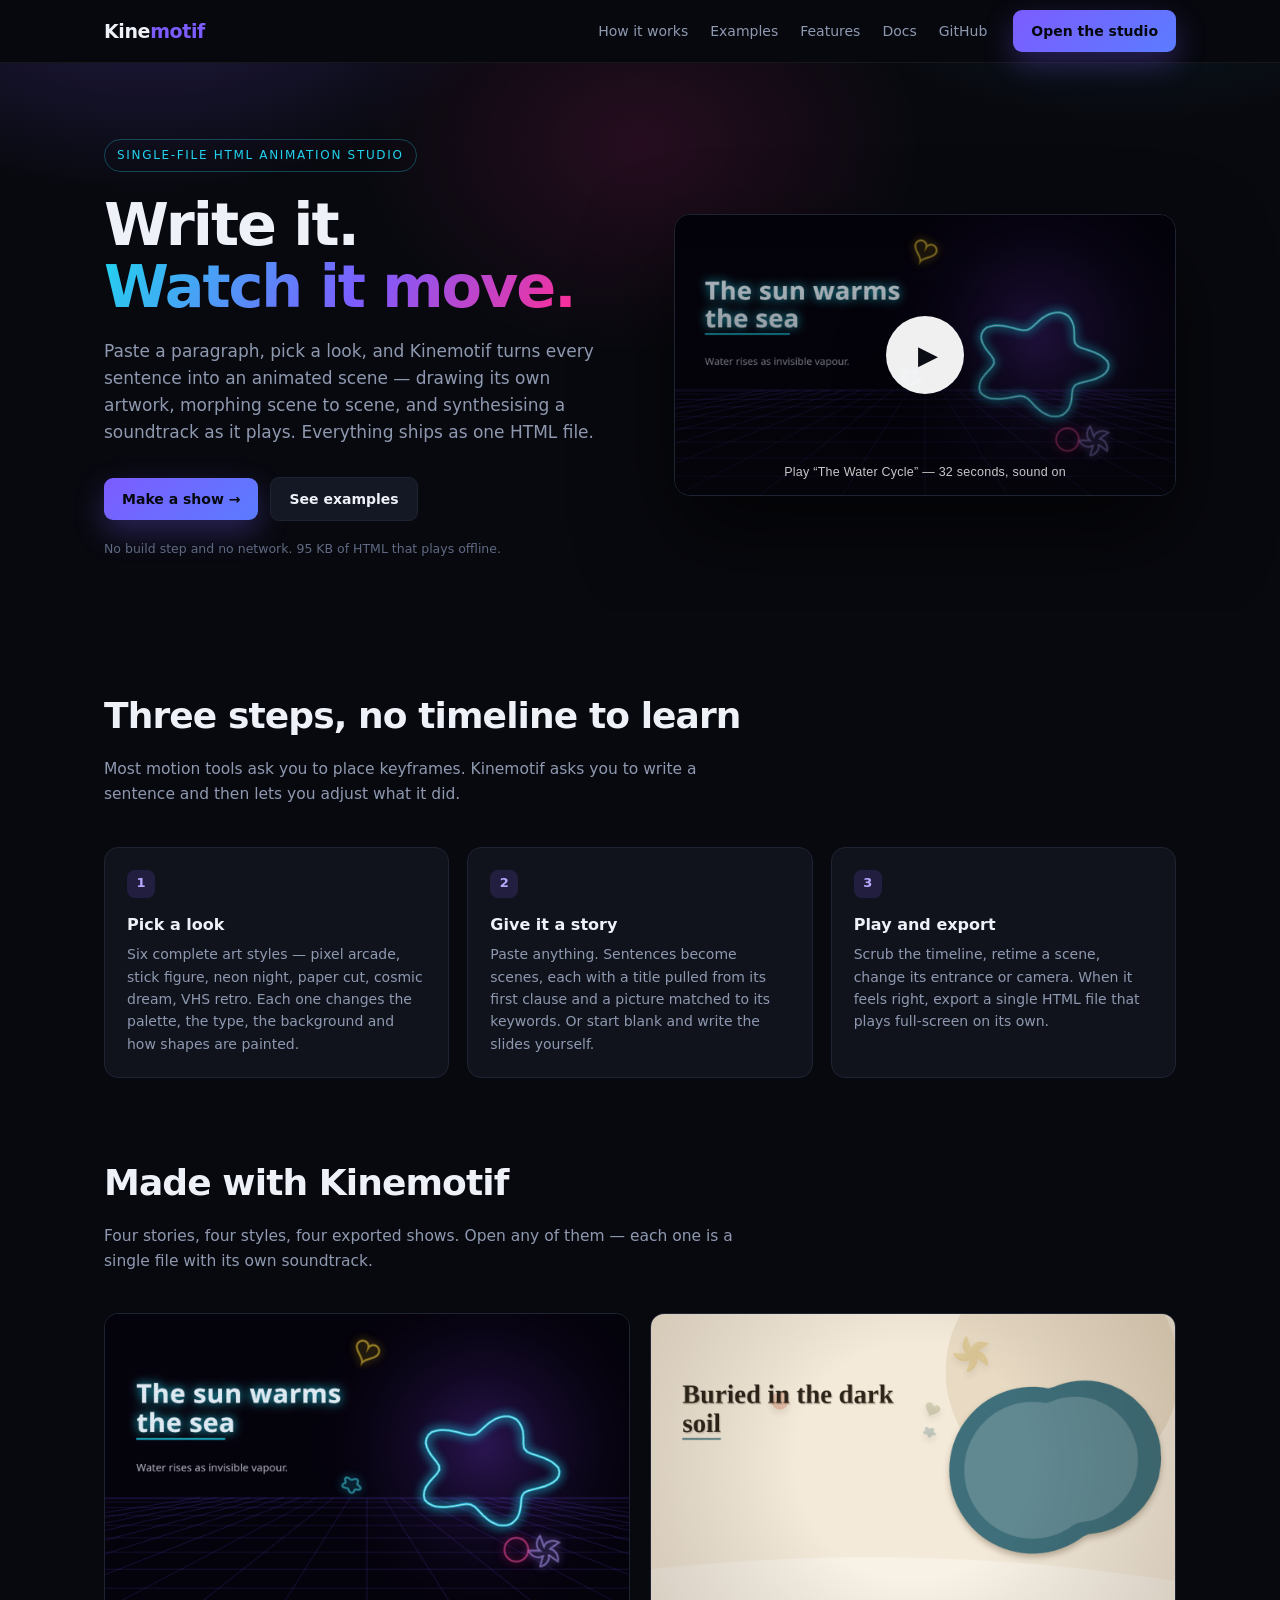
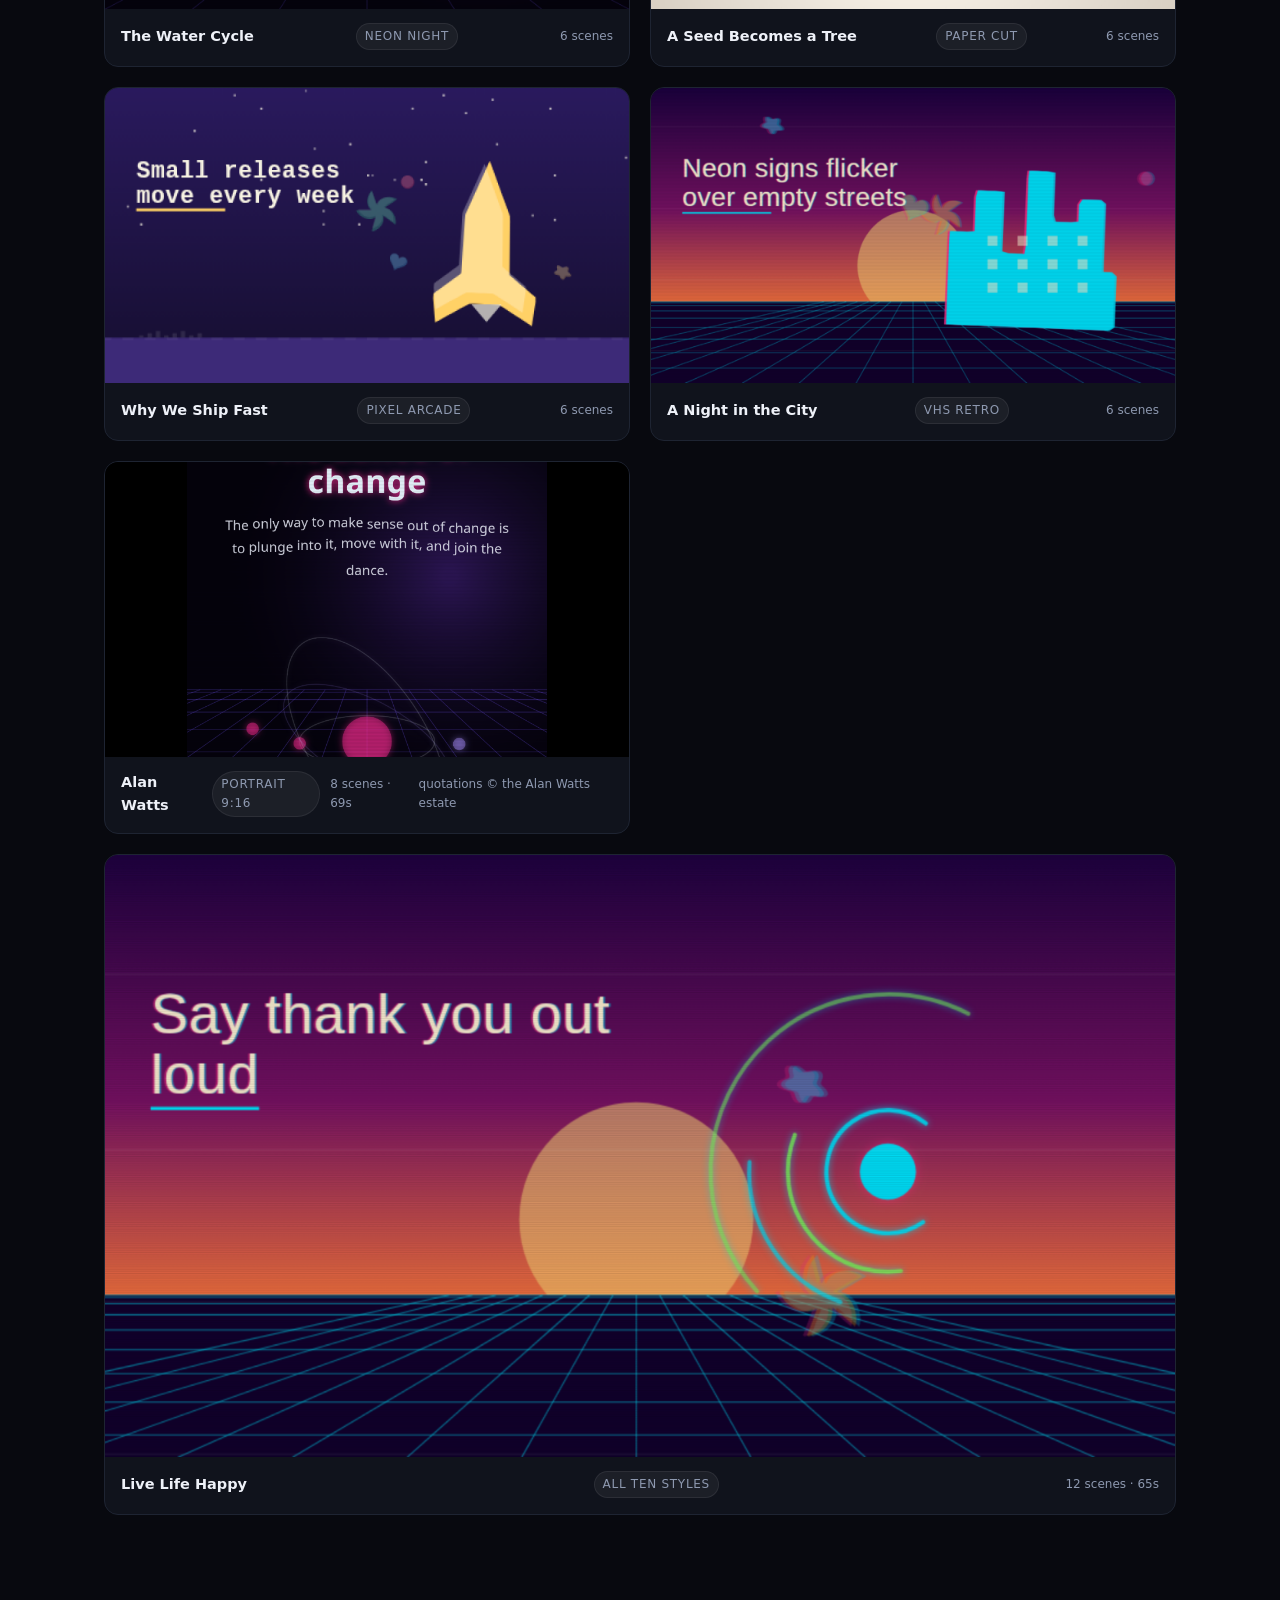
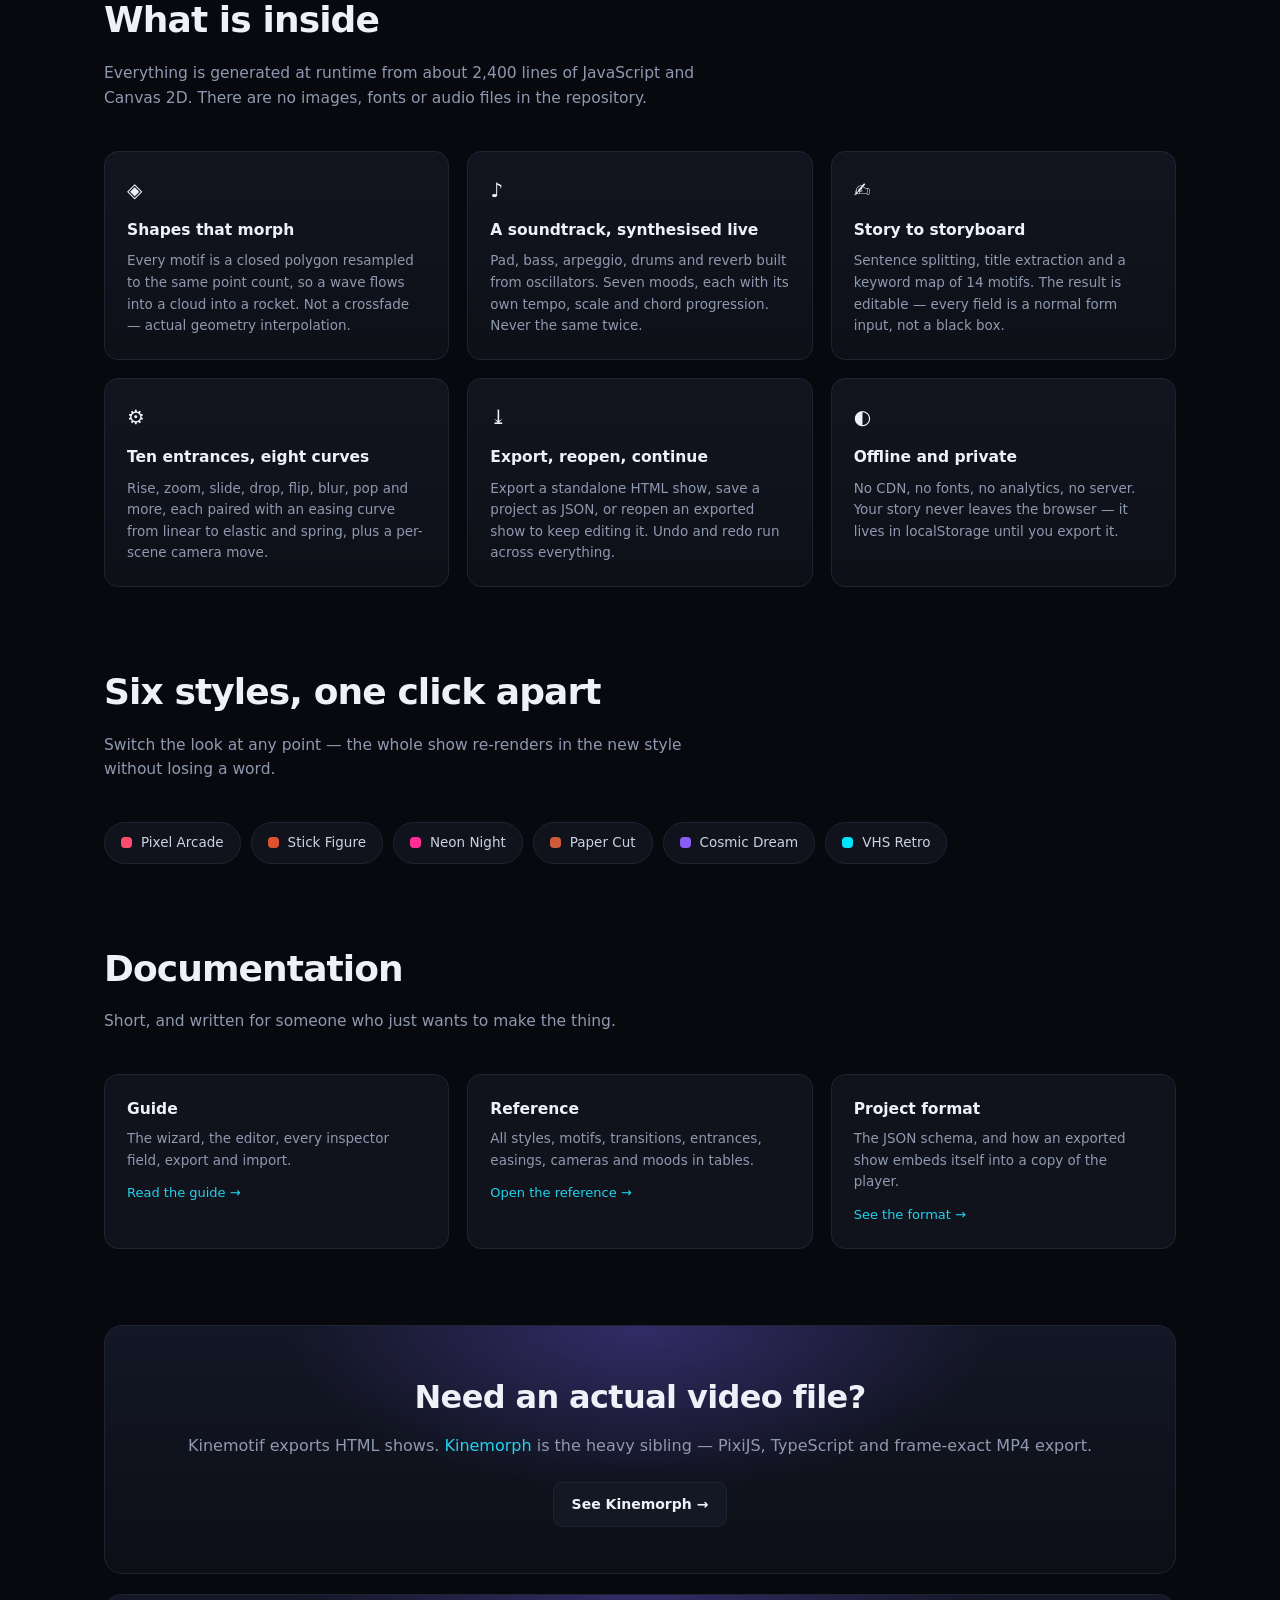
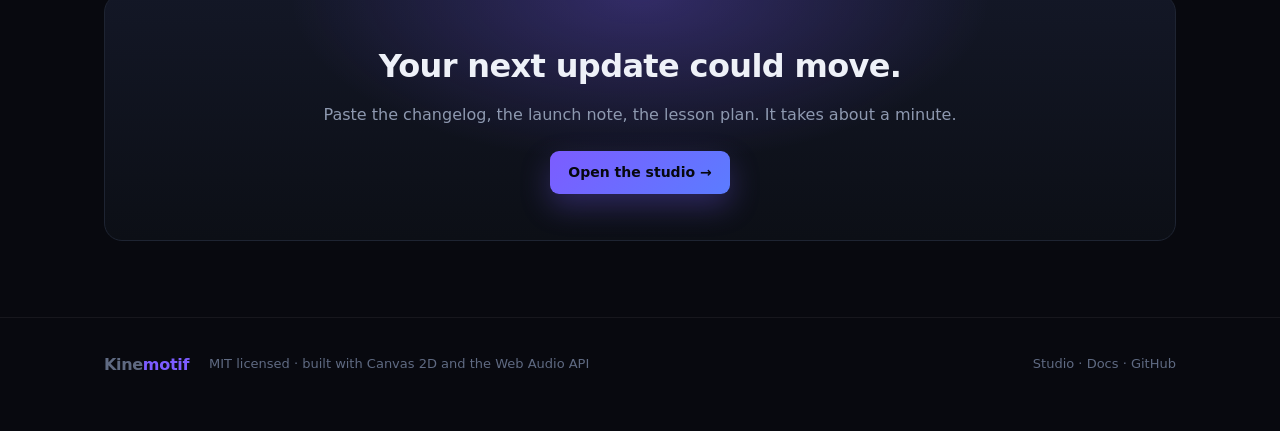
<file: index.html>
<!DOCTYPE html>
<html lang="en">
<head>
<meta charset="utf-8">
<meta name="viewport" content="width=device-width, initial-scale=1">
<title>Kinemotif — turn a paragraph into a moving, scored presentation</title>
<meta name="description" content="Kinemotif is a single-file HTML animation studio. Paste a story, pick a look, and get a morphing, music-scored presentation that exports as one HTML file.">
<meta property="og:title" content="Kinemotif — the HTML animation studio">
<meta property="og:description" content="Paste a paragraph. Get a moving, scored presentation. One HTML file, no video, no internet.">
<meta property="og:image" content="assets/water-cycle.png">
<link rel="icon" href="favicon.svg" type="image/svg+xml">
<link rel="manifest" href="manifest.webmanifest">
<meta name="theme-color" content="#7c5cff">
<meta name="color-scheme" content="dark">
<style>
  *, *::before, *::after { box-sizing: border-box; }
  :root {
    --bg: #08090f;
    --panel: #10131c;
    --line: #1e2432;
    --ink: #eef1f8;
    --muted: #8e99b0;
    --accent: #7c5cff;
    --accent2: #22d3ee;
    --pink: #ff2d95;
  }
  html { scroll-behavior: smooth; }
  body {
    margin: 0; background: var(--bg); color: var(--ink);
    font-family: "Segoe UI", system-ui, -apple-system, sans-serif;
    -webkit-font-smoothing: antialiased; line-height: 1.6;
    overflow-x: hidden;
  }
  a { color: inherit; text-decoration: none; }
  .wrap { max-width: 1120px; margin: 0 auto; padding: 0 24px; }

  /* nav */
  nav {
    position: sticky; top: 0; z-index: 30;
    backdrop-filter: blur(14px);
    background: rgba(8, 9, 15, .72);
    border-bottom: 1px solid rgba(255, 255, 255, .06);
  }
  nav .wrap { display: flex; align-items: center; gap: 26px; height: 62px; }
  .brand { font-weight: 800; letter-spacing: -.02em; font-size: 19px; }
  .brand span { color: var(--accent); }
  nav .links { display: flex; gap: 22px; margin-left: auto; font-size: 14px; color: var(--muted); }
  nav .links a:hover { color: var(--ink); }
  .btn {
    display: inline-flex; align-items: center; gap: 8px;
    padding: 10px 18px; border-radius: 9px; font-weight: 600; font-size: 14px;
    border: 1px solid var(--line); background: #141824; color: var(--ink);
    transition: transform .15s ease, border-color .15s ease, filter .15s ease;
  }
  .btn:hover { transform: translateY(-1px); border-color: #35405a; }
  .btn.primary {
    background: linear-gradient(135deg, var(--accent), #5b7cff);
    border: 0; color: #fff; box-shadow: 0 12px 30px rgba(124, 92, 255, .3);
  }
  .btn.primary:hover { filter: brightness(1.08); }

  /* hero */
  header.hero { position: relative; padding: 76px 0 40px; overflow: hidden; }
  header.hero::before {
    content: ""; position: absolute; inset: -200px -10% auto -10%; height: 700px;
    background:
      radial-gradient(600px 400px at 18% 10%, rgba(124, 92, 255, .28), transparent 65%),
      radial-gradient(600px 400px at 82% 0%, rgba(34, 211, 238, .16), transparent 65%),
      radial-gradient(400px 300px at 50% 40%, rgba(255, 45, 149, .12), transparent 70%);
    pointer-events: none;
  }
  .hero-grid { position: relative; display: grid; grid-template-columns: 1.02fr .98fr; gap: 48px; align-items: center; }
  .eyebrow {
    display: inline-flex; align-items: center; gap: 8px;
    font-size: 12px; letter-spacing: .14em; text-transform: uppercase;
    color: var(--accent2); border: 1px solid rgba(34, 211, 238, .3);
    padding: 6px 12px; border-radius: 999px; margin-bottom: 22px;
  }
  h1 {
    font-size: clamp(38px, 4.6vw, 60px); line-height: 1.05;
    letter-spacing: -.035em; margin: 0 0 20px; font-weight: 800;
  }
  h1 em { font-style: normal; background: linear-gradient(120deg, var(--accent2), var(--accent) 55%, var(--pink)); -webkit-background-clip: text; background-clip: text; color: transparent; }
  .lede { font-size: 17px; color: var(--muted); max-width: 520px; margin: 0 0 30px; }
  .cta-row { display: flex; gap: 12px; flex-wrap: wrap; align-items: center; }
  .fineprint { font-size: 12.5px; color: #5f6a82; margin-top: 18px; }

  /* player card */
  .player {
    position: relative; border-radius: 16px; overflow: hidden;
    border: 1px solid var(--line); background: #05060a;
    box-shadow: 0 40px 90px rgba(0, 0, 0, .65), 0 0 0 1px rgba(255, 255, 255, .03) inset;
    aspect-ratio: 16 / 9;
  }
  .player img { width: 100%; height: 100%; object-fit: cover; display: block; opacity: .95; }
  .player iframe { width: 100%; height: 100%; border: 0; display: block; }
  .play-overlay {
    position: absolute; inset: 0; display: grid; place-items: center;
    background: linear-gradient(180deg, rgba(5, 6, 10, .1), rgba(5, 6, 10, .55));
    cursor: pointer; border: 0; width: 100%; padding: 0;
  }
  .play-overlay .disc {
    width: 78px; height: 78px; border-radius: 50%;
    background: rgba(255, 255, 255, .94); color: #0b0d14;
    display: grid; place-items: center; font-size: 26px; padding-left: 6px;
    box-shadow: 0 18px 50px rgba(0, 0, 0, .5);
    transition: transform .2s ease;
  }
  .play-overlay:hover .disc { transform: scale(1.06); }
  .play-overlay .cap {
    position: absolute; bottom: 16px; left: 0; right: 0; text-align: center;
    font-size: 12.5px; color: rgba(255, 255, 255, .78); letter-spacing: .02em;
  }

  /* sections */
  section { padding: 76px 0; }
  .sec-head { max-width: 640px; margin-bottom: 40px; }
  .sec-head h2 { font-size: clamp(26px, 3vw, 36px); letter-spacing: -.025em; margin: 0 0 12px; }
  .sec-head p { color: var(--muted); margin: 0; font-size: 15.5px; }

  .steps { display: grid; grid-template-columns: repeat(3, 1fr); gap: 18px; }
  .step {
    background: var(--panel); border: 1px solid var(--line); border-radius: 14px; padding: 22px;
  }
  .step .n {
    width: 28px; height: 28px; border-radius: 8px; display: grid; place-items: center;
    background: rgba(124, 92, 255, .16); color: #b9a8ff; font-weight: 700; font-size: 13px; margin-bottom: 14px;
  }
  .step h3 { margin: 0 0 6px; font-size: 16px; }
  .step p { margin: 0; color: var(--muted); font-size: 14px; }

  .features { display: grid; grid-template-columns: repeat(3, 1fr); gap: 18px; }
  .feature {
    background: linear-gradient(180deg, #12151f, #0d1017);
    border: 1px solid var(--line); border-radius: 14px; padding: 22px;
    transition: border-color .15s ease, transform .15s ease;
  }
  .feature:hover { border-color: #333d55; transform: translateY(-2px); }
  .feature .ic { font-size: 20px; margin-bottom: 12px; }
  .feature h3 { margin: 0 0 8px; font-size: 15.5px; }
  .feature p { margin: 0; color: var(--muted); font-size: 13.5px; }

  /* gallery */
  .gallery { display: grid; grid-template-columns: repeat(2, 1fr); gap: 20px; }
  .card {
    display: block; border-radius: 14px; overflow: hidden;
    border: 1px solid var(--line); background: var(--panel);
    transition: transform .18s ease, border-color .18s ease;
  }
  .card:hover { transform: translateY(-3px); border-color: #38435c; }
  .card img { width: 100%; aspect-ratio: 16/9; object-fit: cover; display: block; }
  .card .meta { padding: 14px 16px 16px; display: flex; align-items: center; gap: 10px; }
  .card .meta b { font-size: 14.5px; font-weight: 600; }
  .card .meta span { margin-left: auto; font-size: 12px; color: var(--muted); }
  .tag {
    font-size: 11px; letter-spacing: .06em; text-transform: uppercase;
    color: #9fb0cc; background: rgba(255, 255, 255, .05);
    border: 1px solid rgba(255, 255, 255, .07); padding: 3px 8px; border-radius: 999px;
  }

  /* styles strip */
  .styles { display: flex; flex-wrap: wrap; gap: 10px; }
  .style-pill {
    display: flex; align-items: center; gap: 9px; font-size: 13.5px; color: #c9d2e4;
    background: var(--panel); border: 1px solid var(--line);
    border-radius: 999px; padding: 9px 16px;
  }
  .style-pill i { width: 11px; height: 11px; border-radius: 4px; display: block; }

  /* docs */
  .docs { display: grid; grid-template-columns: repeat(3, 1fr); gap: 18px; }
  .doc {
    display: block; padding: 22px; border-radius: 14px;
    background: var(--panel); border: 1px solid var(--line);
  }
  .doc:hover { border-color: #38435c; }
  .doc h3 { margin: 0 0 6px; font-size: 15.5px; }
  .doc p { margin: 0; color: var(--muted); font-size: 13.5px; }
  .doc .arrow { color: var(--accent2); font-size: 13px; margin-top: 12px; display: block; }

  /* cta band */
  .band {
    border-radius: 18px; padding: 46px 40px; text-align: center;
    background:
      radial-gradient(500px 240px at 50% 0%, rgba(124, 92, 255, .3), transparent 70%),
      linear-gradient(180deg, #131726, #0c0f16);
    border: 1px solid var(--line);
  }
  .band h2 { margin: 0 0 10px; font-size: clamp(24px, 3vw, 32px); letter-spacing: -.02em; }
  .band p { color: var(--muted); margin: 0 0 24px; }

  footer {
    border-top: 1px solid rgba(255, 255, 255, .06); padding: 34px 0 54px;
    color: #5f6a82; font-size: 13px;
  }
  footer .wrap { display: flex; gap: 20px; flex-wrap: wrap; align-items: center; }
  footer a:hover { color: var(--ink); }

  @media (max-width: 900px) {
    .hero-grid, .steps, .features, .gallery, .docs { grid-template-columns: 1fr; }
    nav .links { display: none; }
    .hero-grid { gap: 32px; }
  }
</style>
<style>
/* ---- a11y: the accent #5b7cff takes a dark ink (3.64 -> 5.2:1) ------------ */
button,a.btn.primary{color:#06080f!important}   /* clears both gradient stops: 4.6 and 5.5 */
</style>
</head>
<body>

<nav>
  <div class="wrap">
    <div class="brand">Kine<span>motif</span></div>
    <div class="links">
      <a href="#how">How it works</a>
      <a href="#examples">Examples</a>
      <a href="#features">Features</a>
      <a href="docs/guide.md">Docs</a>
      <a href="https://github.com/drsamonline/kinemotif">GitHub</a>
    </div>
    <a class="btn primary" href="studio/kinemotif.html">Open the studio</a>
  </div>
</nav>

<header class="hero">
  <div class="wrap hero-grid">
    <div>
      <div class="eyebrow">Single-file HTML animation studio</div>
      <h1>Write it.<br><em>Watch it move.</em></h1>
      <p class="lede">
        Paste a paragraph, pick a look, and Kinemotif turns every sentence into an animated
        scene — drawing its own artwork, morphing scene to scene, and synthesising a soundtrack
        as it plays. Everything ships as one HTML file.
      </p>
      <div class="cta-row">
        <a class="btn primary" href="studio/kinemotif.html">Make a show →</a>
        <a class="btn" href="#examples">See examples</a>
      </div>
      <p class="fineprint">No build step and no network. 95 KB of HTML that plays offline.</p>
    </div>

    <div class="player" id="player">
      <img src="assets/water-cycle.png" alt="A Kinemotif scene: The sun warms the sea, neon style">
      <button class="play-overlay" id="playBtn" aria-label="Play the demo show">
        <span class="disc">▶</span>
        <span class="cap">Play “The Water Cycle” — 32 seconds, sound on</span>
      </button>
    </div>
  </div>
</header>

<section id="how">
  <div class="wrap">
    <div class="sec-head">
      <h2>Three steps, no timeline to learn</h2>
      <p>Most motion tools ask you to place keyframes. Kinemotif asks you to write a sentence and then lets you adjust what it did.</p>
    </div>
    <div class="steps">
      <div class="step">
        <div class="n">1</div>
        <h3>Pick a look</h3>
        <p>Six complete art styles — pixel arcade, stick figure, neon night, paper cut, cosmic dream, VHS retro. Each one changes the palette, the type, the background and how shapes are painted.</p>
      </div>
      <div class="step">
        <div class="n">2</div>
        <h3>Give it a story</h3>
        <p>Paste anything. Sentences become scenes, each with a title pulled from its first clause and a picture matched to its keywords. Or start blank and write the slides yourself.</p>
      </div>
      <div class="step">
        <div class="n">3</div>
        <h3>Play and export</h3>
        <p>Scrub the timeline, retime a scene, change its entrance or camera. When it feels right, export a single HTML file that plays full-screen on its own.</p>
      </div>
    </div>
  </div>
</section>

<section id="examples" style="padding-top:0">
  <div class="wrap">
    <div class="sec-head">
      <h2>Made with Kinemotif</h2>
      <p>Four stories, four styles, four exported shows. Open any of them — each one is a single file with its own soundtrack.</p>
    </div>
    <div class="gallery">
      <a class="card" href="examples/water-cycle.html">
        <img src="assets/water-cycle.png" alt="The Water Cycle, neon style">
        <div class="meta"><b>The Water Cycle</b><span class="tag">Neon Night</span><span>6 scenes</span></div>
      </a>
      <a class="card" href="examples/seed-to-tree.html">
        <img src="assets/seed-to-tree.png" alt="A Seed Becomes a Tree, paper cut style">
        <div class="meta"><b>A Seed Becomes a Tree</b><span class="tag">Paper Cut</span><span>6 scenes</span></div>
      </a>
      <a class="card" href="examples/ship-fast.html">
        <img src="assets/ship-fast.png" alt="Why We Ship Fast, pixel style">
        <div class="meta"><b>Why We Ship Fast</b><span class="tag">Pixel Arcade</span><span>6 scenes</span></div>
      </a>
      <a class="card" href="examples/night-city.html">
        <img src="assets/night-city.png" alt="A Night in the City, VHS style">
        <div class="meta"><b>A Night in the City</b><span class="tag">VHS Retro</span><span>6 scenes</span></div>
      </a>
      <a class="card" href="examples/alan-watts.html">
        <img src="assets/alan-watts.png" alt="Alan Watts quotations, portrait format">
        <div class="meta"><b>Alan Watts</b><span class="tag">Portrait 9:16</span><span>8 scenes · 69s</span><span>quotations © the Alan Watts estate</span></div>
      </a>
      <a class="card" href="examples/all-styles.html" style="grid-column: 1 / -1">
        <img src="assets/six-styles.png" alt="Live Life Happy, using all six styles">
        <div class="meta"><b>Live Life Happy</b><span class="tag">All ten styles</span><span>12 scenes · 65s</span></div>
      </a>
    </div>
  </div>
</section>

<section id="features" style="padding-top:0">
  <div class="wrap">
    <div class="sec-head">
      <h2>What is inside</h2>
      <p>Everything is generated at runtime from about 2,400 lines of JavaScript and Canvas 2D. There are no images, fonts or audio files in the repository.</p>
    </div>
    <div class="features">
      <div class="feature">
        <div class="ic">◈</div>
        <h3>Shapes that morph</h3>
        <p>Every motif is a closed polygon resampled to the same point count, so a wave flows into a cloud into a rocket. Not a crossfade — actual geometry interpolation.</p>
      </div>
      <div class="feature">
        <div class="ic">♪</div>
        <h3>A soundtrack, synthesised live</h3>
        <p>Pad, bass, arpeggio, drums and reverb built from oscillators. Seven moods, each with its own tempo, scale and chord progression. Never the same twice.</p>
      </div>
      <div class="feature">
        <div class="ic">✍</div>
        <h3>Story to storyboard</h3>
        <p>Sentence splitting, title extraction and a keyword map of 14 motifs. The result is editable — every field is a normal form input, not a black box.</p>
      </div>
      <div class="feature">
        <div class="ic">⚙</div>
        <h3>Ten entrances, eight curves</h3>
        <p>Rise, zoom, slide, drop, flip, blur, pop and more, each paired with an easing curve from linear to elastic and spring, plus a per-scene camera move.</p>
      </div>
      <div class="feature">
        <div class="ic">⤓</div>
        <h3>Export, reopen, continue</h3>
        <p>Export a standalone HTML show, save a project as JSON, or reopen an exported show to keep editing it. Undo and redo run across everything.</p>
      </div>
      <div class="feature">
        <div class="ic">◐</div>
        <h3>Offline and private</h3>
        <p>No CDN, no fonts, no analytics, no server. Your story never leaves the browser — it lives in localStorage until you export it.</p>
      </div>
    </div>
  </div>
</section>

<section style="padding-top:0">
  <div class="wrap">
    <div class="sec-head">
      <h2>Six styles, one click apart</h2>
      <p>Switch the look at any point — the whole show re-renders in the new style without losing a word.</p>
    </div>
    <div class="styles">
      <div class="style-pill"><i style="background:#ff4d6d"></i>Pixel Arcade</div>
      <div class="style-pill"><i style="background:#e0512f"></i>Stick Figure</div>
      <div class="style-pill"><i style="background:#ff2d95"></i>Neon Night</div>
      <div class="style-pill"><i style="background:#cf5c39"></i>Paper Cut</div>
      <div class="style-pill"><i style="background:#8b5cf6"></i>Cosmic Dream</div>
      <div class="style-pill"><i style="background:#00e5ff"></i>VHS Retro</div>
    </div>
  </div>
</section>

<section id="docs" style="padding-top:0">
  <div class="wrap">
    <div class="sec-head">
      <h2>Documentation</h2>
      <p>Short, and written for someone who just wants to make the thing.</p>
    </div>
    <div class="docs">
      <a class="doc" href="docs/guide.md">
        <h3>Guide</h3>
        <p>The wizard, the editor, every inspector field, export and import.</p>
        <span class="arrow">Read the guide →</span>
      </a>
      <a class="doc" href="docs/reference.md">
        <h3>Reference</h3>
        <p>All styles, motifs, transitions, entrances, easings, cameras and moods in tables.</p>
        <span class="arrow">Open the reference →</span>
      </a>
      <a class="doc" href="docs/project-format.md">
        <h3>Project format</h3>
        <p>The JSON schema, and how an exported show embeds itself into a copy of the player.</p>
        <span class="arrow">See the format →</span>
      </a>
    </div>
  </div>
</section>

<section style="padding-top:0">
  <div class="wrap">
    <div class="band" style="margin-bottom:20px">
      <h2>Need an actual video file?</h2>
      <p>Kinemotif exports HTML shows. <a href="https://github.com/drsamonline/kinemorph" style="color:var(--accent2)">Kinemorph</a> is the heavy sibling — PixiJS, TypeScript and frame-exact MP4 export.</p>
      <a class="btn" href="https://github.com/drsamonline/kinemorph">See Kinemorph →</a>
    </div>
    <div class="band">
      <h2>Your next update could move.</h2>
      <p>Paste the changelog, the launch note, the lesson plan. It takes about a minute.</p>
      <a class="btn primary" href="studio/kinemotif.html">Open the studio →</a>
    </div>
  </div>
</section>

<footer>
  <div class="wrap">
    <div class="brand" style="font-size:16px">Kine<span>motif</span></div>
    <span>MIT licensed · built with Canvas 2D and the Web Audio API</span>
    <span style="margin-left:auto">
      <a href="studio/kinemotif.html">Studio</a> ·
      <a href="docs/guide.md">Docs</a> ·
      <a href="https://github.com/drsamonline/kinemotif">GitHub</a>
    </span>
  </div>
</footer>

<script>
  (function () {
    var btn = document.getElementById('playBtn');
    var player = document.getElementById('player');
    if (!btn) return;
    btn.addEventListener('click', function () {
      var f = document.createElement('iframe');
      f.src = 'examples/water-cycle.html';
      f.allow = 'autoplay; fullscreen';
      f.title = 'The Water Cycle — a Kinemotif show';
      player.innerHTML = '';
      player.appendChild(f);
      setTimeout(function () {
        try { f.contentWindow.postMessage('play', '*'); } catch (e) { }
      }, 400);
    });
  })();
</script>
</body>
</html>
</file>
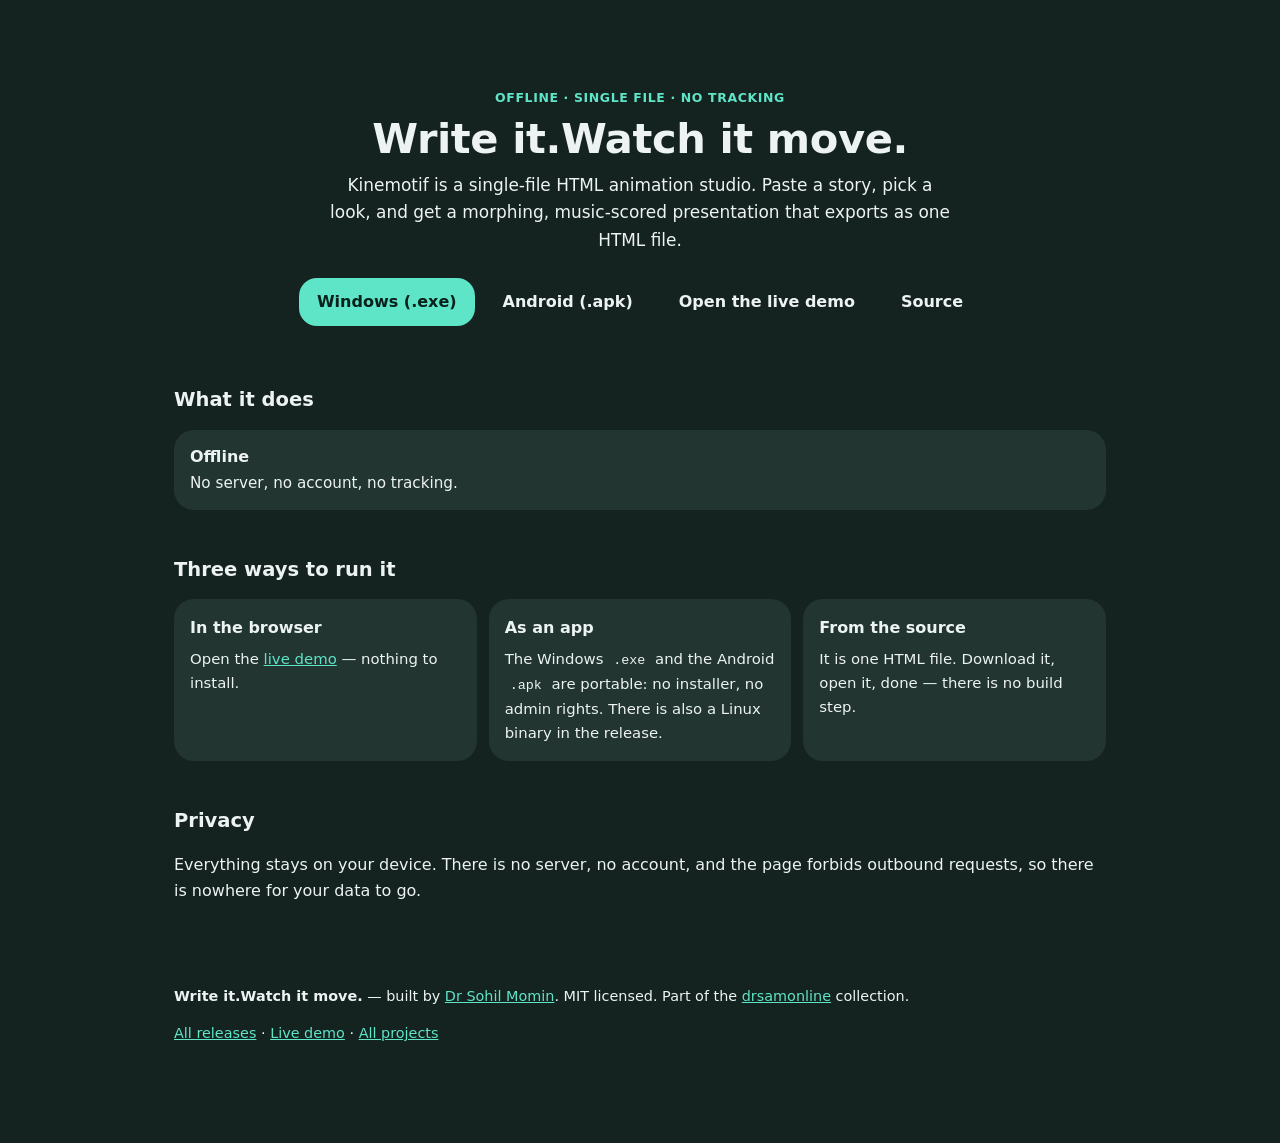
<file: docs/index.html>
<!-- forge:landing generated by forge/tools/app-deliver.py for kinemotif.
     This page is the tool's until a person edits it: an unmarked page is never
     overwritten. Claim it with `python3 tools/manifest.py claim docs/index.html
     --as hand` and it is yours in writing, too. -->
<!doctype html>
<html lang="en">
<head>
<meta charset="utf-8">
<meta name="viewport" content="width=device-width, initial-scale=1">
<title>Write it.Watch it move. — Kinemotif is a single-file HTML animation studio. Paste a story, pick a look, and get a morphing, music-scored presentation that exports as one HTML file.</title>
<meta name="description" content="Kinemotif is a single-file HTML animation studio. Paste a story, pick a look, and get a morphing, music-scored presentation that exports as one HTML file.">
<meta name="robots" content="index, follow, max-image-preview:large, max-snippet:-1">
<meta name="theme-color" content="hsl(167 71% 63%)">
<meta name="author" content="Dr Sohil Momin">
<meta name="keywords" content="Write it.Watch it move., offline app, single-file app, no account, Kinemotif is a single-file HTML animation studio. Paste a st">
<link rel="canonical" href="https://drsamonline.github.io/kinemotif/">
<meta property="og:type" content="website">
<meta property="og:site_name" content="drsamonline">
<meta property="og:title" content="Write it.Watch it move. — Kinemotif is a single-file HTML animation studio. Paste a story, pick a look, and get a morphing, music-scored presentation that exports as one HTML file.">
<meta property="og:description" content="Kinemotif is a single-file HTML animation studio. Paste a story, pick a look, and get a morphing, music-scored presentation that exports as one HTML file.">
<meta property="og:url" content="https://drsamonline.github.io/kinemotif/">
<meta name="twitter:card" content="summary_large_image">
<meta name="twitter:title" content="Write it.Watch it move. — Kinemotif is a single-file HTML animation studio. Paste a story, pick a look, and get a morphing, music-scored presentation that exports as one HTML file.">
<meta name="twitter:description" content="Kinemotif is a single-file HTML animation studio. Paste a story, pick a look, and get a morphing, music-scored presentation that exports as one HTML file.">
<script type="application/ld+json">{"@context": "https://schema.org", "@type": "SoftwareApplication", "name": "Write it.Watch it move.", "description": "Kinemotif is a single-file HTML animation studio. Paste a story, pick a look, and get a morphing, music-scored presentation that exports as one HTML file.", "url": "https://drsamonline.github.io/kinemotif/", "applicationCategory": "UtilitiesApplication", "operatingSystem": "Windows, Android, Linux, any modern browser", "offers": {"@type": "Offer", "price": "0", "priceCurrency": "INR"}, "license": "https://opensource.org/licenses/MIT", "author": {"@type": "Person", "name": "Dr Sohil Momin", "url": "https://drsamonline.github.io/"}, "isAccessibleForFree": true}</script>
<link rel="icon" href="play/icon.svg" type="image/svg+xml">
<style>
:root{--bg:hsl(167 26% 11%);--card:hsl(167 22% 17%);--ink:hsl(167 24% 94%);--mut:hsl(167 24% 94%)99;--line:hsl(167 24% 94%)1f;--acc:hsl(167 71% 63%);--on:hsl(167 60% 8%);--r:20px}
*{box-sizing:border-box}
body{margin:0;background:var(--bg);color:var(--ink);font:16px/1.62 system-ui,-apple-system,Segoe UI,Roboto,sans-serif}
.wrap{max-width:980px;margin:0 auto;padding:24px}
h1{font-size:clamp(1.8rem,4vw,2.6rem);margin:0 0 10px;line-height:1.1;letter-spacing:-.01em}
.tag{color:var(--acc);font-weight:700;letter-spacing:.05em;text-transform:uppercase;font-size:.78rem;margin:0 0 8px}
.lead{color:var(--mut);font-size:1.06rem;margin:0 0 4px}
.lead.big{font-size:1.25rem;max-width:60ch}
.hero{padding:64px 0 30px}
.hero.center{text-align:center} .hero.center .lead{max-width:620px;margin:0 auto}
.hero.center .cta{justify-content:center}
.hero.split{display:grid;gap:28px;grid-template-columns:repeat(auto-fit,minmax(280px,1fr));align-items:center;padding-top:44px}
.hero.left{text-align:left;max-width:44rem} .hero.left.tight{padding-bottom:14px}
.hero.magazine{padding:72px 0 34px;max-width:52rem}
.hero.minimal{padding:80px 0 26px;text-align:left}
.hero-art img,.hero-art .blob{width:100%;border-radius:var(--r);display:block}
.hero-art .blob{aspect-ratio:4/3;background:linear-gradient(135deg,var(--acc)55,transparent);border:1px solid var(--line)}
.cta{display:flex;gap:10px;flex-wrap:wrap;margin:24px 0 6px}
.btn{display:inline-block;border:1px solid var(--line);border-radius:calc(var(--r) - 2px);padding:11px 18px;color:var(--ink);text-decoration:none;font-weight:600}
.btn.primary{background:var(--acc);color:var(--on);border-color:transparent}
.btn:hover{border-color:var(--acc)}
section{padding:22px 0;border-top:1px solid var(--line)}
h2{font-size:1.22rem;margin:0 0 14px}
ul.features{list-style:none;padding:0;margin:0;display:grid;gap:10px;grid-template-columns:repeat(auto-fit,minmax(240px,1fr))}
.lay-magazine ul.features{grid-template-columns:1fr}
ul.features li{background:var(--card);border:1px solid var(--line);border-radius:var(--r);padding:14px 16px}
ul.features li b{display:block} ul.features li span{color:var(--mut);font-size:.95rem}
figure{margin:0} figure img{width:100%;border:1px solid var(--line);border-radius:var(--r);display:block}
.grid{display:grid;gap:12px;grid-template-columns:repeat(auto-fit,minmax(220px,1fr))}
.card{background:var(--card);border:1px solid var(--line);border-radius:var(--r);padding:16px}
.card h3{margin:0 0 6px;font-size:1rem} .card p{margin:0;color:var(--mut);font-size:.93rem}
code{background:var(--line);border-radius:5px;padding:1px 5px;font-size:.9em}
footer{padding:28px 0 60px;color:var(--mut);font-size:.9rem;border-top:1px solid var(--line)}
a{color:var(--acc)}
@media(prefers-reduced-motion:no-preference){.hero,.cta{animation:in .5s ease-out both}@keyframes in{from{opacity:0;transform:translateY(6px)}}}
</style>
</head>
<body class="lay-center den-compact">
<div class="wrap">
  <header class="hero center">
    <p class="tag">Offline · single file · no tracking</p>
    <h1>Write it.Watch it move.</h1><p class="lead">Kinemotif is a single-file HTML animation studio. Paste a story, pick a look, and get a morphing, music-scored presentation that exports as one HTML file.</p>
    <div class="cta"><a class="btn primary" href="https://github.com/drsamonline/kinemotif/releases/latest/download/kinemotif-portable.exe">Windows (.exe)</a>
      <a class="btn" href="https://github.com/drsamonline/kinemotif/releases/latest/download/kinemotif.apk">Android (.apk)</a>
      <a class="btn" href="https://drsamonline.github.io/kinemotif/play/">Open the live demo</a>
      <a class="btn" href="https://github.com/drsamonline/kinemotif">Source</a></div>
  </header>

  <section>
    <h2>What it does</h2>
    <ul class="features">
      <li><b>Offline</b><span>No server, no account, no tracking.</span></li>
    </ul>
  </section>

  <section>
    <h2>Three ways to run it</h2>
    <div class="grid">
      <div class="card"><h3>In the browser</h3><p>Open the <a href="https://drsamonline.github.io/kinemotif/play/play/">live demo</a> — nothing to install.</p></div>
      <div class="card"><h3>As an app</h3><p>The Windows <code>.exe</code> and the Android <code>.apk</code> are portable: no installer, no admin rights. There is also a Linux binary in the release.</p></div>
      <div class="card"><h3>From the source</h3><p>It is one HTML file. Download it, open it, done — there is no build step.</p></div>
    </div>
  </section>

  <section>
    <h2>Privacy</h2>
    <p>Everything stays on your device. There is no server, no account, and the page forbids outbound requests, so there is nowhere for your data to go. </p>
  </section>

  <footer>
    <p><b>Write it.Watch it move.</b> — built by <a href="https://drsamonline.github.io/">Dr Sohil Momin</a>. MIT licensed. Part of the <a href="https://drsamonline.github.io/">drsamonline</a> collection.</p>
    <p><a href="https://github.com/drsamonline/kinemotif/releases">All releases</a> · <a href="https://drsamonline.github.io/kinemotif/play/">Live demo</a> · <a href="https://drsamonline.github.io/">All projects</a></p>
  </footer>
</div>
</body>
</html>
</file>
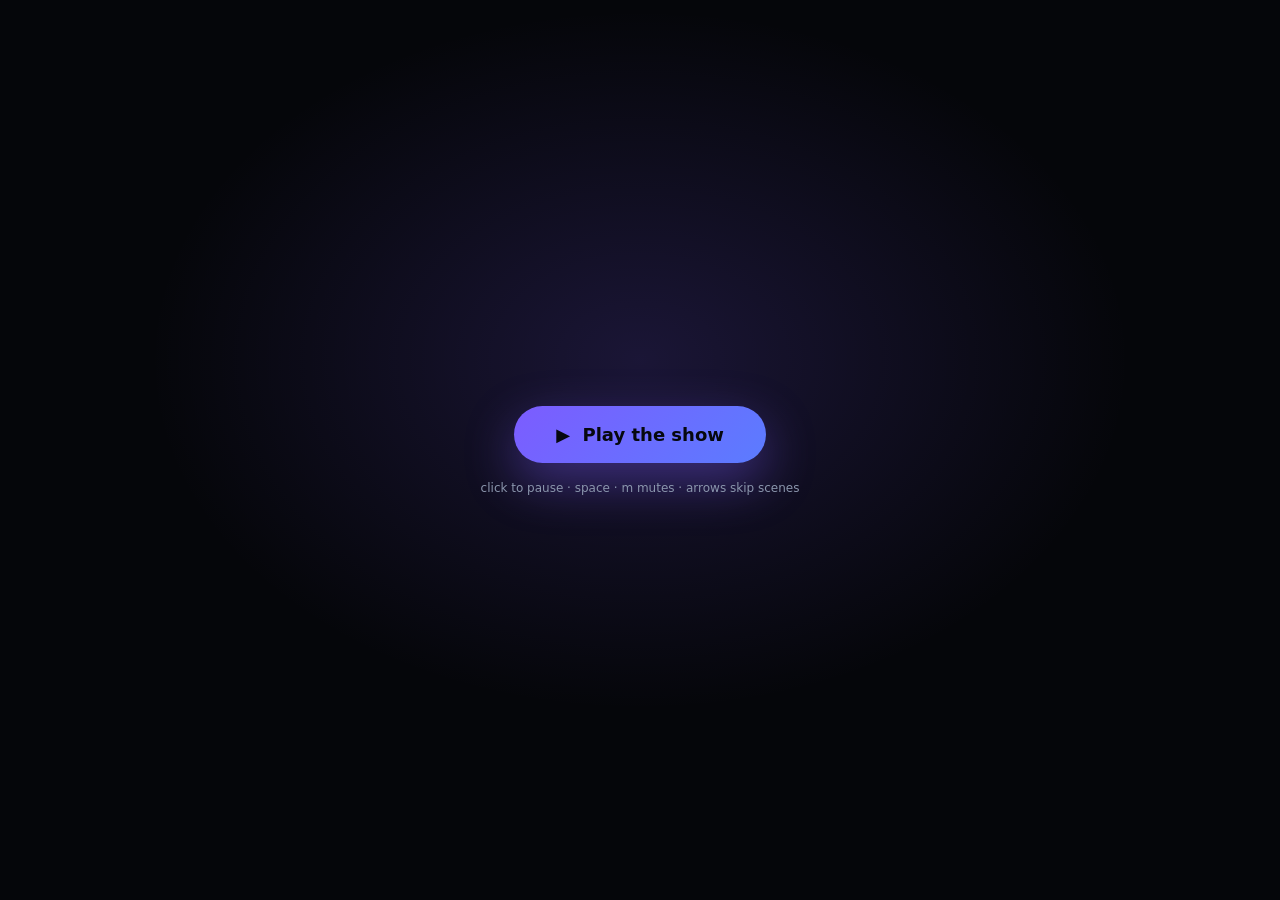
<file: examples/alan-watts.html>
<!DOCTYPE html>
<html lang="en" class="mode-wizard"><head>
<meta charset="utf-8">
<meta name="viewport" content="width=device-width, initial-scale=1">
<title>Kinemotif — the HTML animation studio</title>
<meta name="description" content="Turn a paragraph into a moving, scored presentation. One HTML file. No video, no images, no internet.">
<style>
/* ============================================================
   Motion Studio — UI styles
   ============================================================ */
*, *::before, *::after { box-sizing: border-box; }

:root {
  --bg: #0b0d12;
  --panel: #12151d;
  --panel2: #171b25;
  --line: #232a38;
  --ink: #e8ecf5;
  --muted: #8b96ad;
  --accent: #7c5cff;
  --accent2: #22d3ee;
  --radius: 10px;
}

html, body {
  margin: 0; padding: 0;
  background: var(--bg);
  color: var(--ink);
  font-family: "Segoe UI", system-ui, -apple-system, sans-serif;
  font-size: 14px;
  -webkit-font-smoothing: antialiased;
}
body { overflow: hidden; }

button { font-family: inherit; font-size: inherit; cursor: pointer; }
input, select, textarea { font-family: inherit; font-size: inherit; }

.logo { font-weight: 800; letter-spacing: -0.02em; font-size: 20px; }
.logo span { color: var(--accent); }
.logo.small { font-size: 16px; }

.spacer { flex: 1; }
.muted { color: var(--muted); font-weight: 400; }

/* ---------------- buttons ---------------- */
.primary {
  background: linear-gradient(135deg, var(--accent), #5b7cff);
  color: #fff; border: 0; border-radius: 8px;
  padding: 9px 16px; font-weight: 600;
}
.primary:hover { filter: brightness(1.1); }
.primary.big { padding: 14px 26px; font-size: 16px; border-radius: 10px; }
.ghost {
  background: var(--panel2); color: var(--ink);
  border: 1px solid var(--line); border-radius: 8px;
  padding: 8px 14px;
}
.ghost:hover { border-color: #3a4459; }
.ghost.off { opacity: .55; }
.full { width: 100%; display: block; margin-top: 6px; }

/* ---------------- wizard ---------------- */
#wizard {
  height: 100vh; overflow-y: auto;
  background:
    radial-gradient(900px 500px at 12% -10%, rgba(124, 92, 255, .22), transparent 60%),
    radial-gradient(700px 500px at 95% 0%, rgba(34, 211, 238, .14), transparent 60%),
    var(--bg);
}
.wiz-inner { max-width: 1040px; margin: 0 auto; padding: 26px 24px 56px; }
.wiz-inner header { margin-bottom: 16px; }
.wiz-inner h1 { font-size: 33px; margin: 4px 0 8px; letter-spacing: -0.03em; line-height: 1.1; }
.wiz-inner .tag { color: var(--muted); font-size: 15px; max-width: 640px; line-height: 1.6; margin: 0; }
.wiz-inner section { margin-top: 22px; }
.wiz-inner h2 {
  font-size: 13px; text-transform: uppercase; letter-spacing: .12em;
  color: var(--muted); font-weight: 700; margin: 0 0 12px;
  display: flex; align-items: center; gap: 8px;
}
.wiz-inner h2 i {
  font-style: normal; width: 20px; height: 20px; border-radius: 50%;
  background: var(--accent); color: #fff; font-size: 11px;
  display: grid; place-items: center; letter-spacing: 0;
}

.style-cards { display: grid; grid-template-columns: repeat(3, 1fr); gap: 12px; }
.style-card {
  background: var(--panel); border: 2px solid var(--line);
  border-radius: var(--radius); padding: 8px; text-align: left;
  color: var(--ink); transition: border-color .15s, transform .15s;
}
.style-card:hover { transform: translateY(-2px); border-color: #3a4459; }
.style-card.on { border-color: var(--accent); box-shadow: 0 0 0 3px rgba(124, 92, 255, .18); }
.style-card .sw { width: 100%; height: 112px; object-fit: cover; display: block; border-radius: 6px; background: #000; }
.style-card .sc-name { font-weight: 700; margin-top: 8px; font-size: 13px; }
.style-card .sc-blurb { color: var(--muted); font-size: 11.5px; margin-top: 2px; }

.chips { display: flex; flex-wrap: wrap; gap: 8px; margin-bottom: 10px; }
.chip {
  background: var(--panel2); border: 1px solid var(--line); color: var(--muted);
  border-radius: 999px; padding: 6px 13px; font-size: 12.5px;
}
.chip:hover { color: var(--ink); border-color: var(--accent); }

#storyInput {
  width: 100%; min-height: 104px; resize: vertical;
  background: var(--panel); border: 1px solid var(--line); border-radius: var(--radius);
  color: var(--ink); padding: 14px; line-height: 1.65;
}
#storyInput:focus { outline: 0; border-color: var(--accent); }

.row3 { display: grid; grid-template-columns: repeat(3, 1fr); gap: 12px; }
.row4 { display: grid; grid-template-columns: repeat(4, 1fr); gap: 12px; }
@media (max-width: 820px) { .row4 { grid-template-columns: repeat(2, 1fr); } }
.row3 label, .row4 label { display: block; font-size: 12px; color: var(--muted); }
.row3 select, .row4 select {
  width: 100%; margin-top: 6px; background: var(--panel);
  border: 1px solid var(--line); color: var(--ink);
  border-radius: 8px; padding: 9px 10px;
}

.wiz-actions { display: flex; gap: 12px; align-items: center; margin-top: 22px; }
.resume {
  margin-top: 18px; padding: 12px 16px; border-radius: 10px;
  background: var(--panel); border: 1px dashed var(--line); color: var(--muted);
}
.resume button {
  background: none; border: 0; color: var(--accent2);
  text-decoration: underline; font-weight: 600; padding: 0 4px;
}

/* ---------------- editor shell ---------------- */
#editor {
  display: grid;
  grid-template-columns: 288px minmax(0, 1fr) 320px;
  grid-template-rows: 54px minmax(0, 1fr);
  height: 100vh;
  background: var(--bg);
}
#topbar {
  grid-column: 1 / -1;
  display: flex; align-items: center; gap: 12px;
  padding: 0 14px; border-bottom: 1px solid var(--line);
  background: var(--panel);
}
.title-input {
  background: var(--panel2); border: 1px solid var(--line); color: var(--ink);
  border-radius: 8px; padding: 7px 11px; width: 260px;
}
.title-input:focus { outline: 0; border-color: var(--accent); }

#left, #right {
  background: var(--panel); overflow-y: auto; padding: 12px;
}
#left { border-right: 1px solid var(--line); }
#right { border-left: 1px solid var(--line); }

.pane-head {
  display: flex; align-items: center; justify-content: space-between;
  font-size: 11px; text-transform: uppercase; letter-spacing: .12em;
  color: var(--muted); font-weight: 700;
  margin: 14px 0 8px;
}
.pane-head:first-child { margin-top: 2px; }
.pane-head button {
  background: var(--panel2); border: 1px solid var(--line); color: var(--ink);
  width: 22px; height: 22px; border-radius: 6px; line-height: 1;
  font-size: 14px; padding: 0;
}
.pane-head button:hover { border-color: var(--accent); }

.scene-list { display: flex; flex-direction: column; gap: 6px; }
.scene-item {
  display: flex; gap: 8px; align-items: center;
  background: var(--panel2); border: 1px solid var(--line);
  border-radius: 8px; padding: 8px 9px; cursor: pointer;
}
.scene-item:hover { border-color: #3a4459; }
.scene-item.sel { border-color: var(--accent); background: #1b1830; }
.si-num {
  width: 20px; height: 20px; flex: 0 0 20px; border-radius: 5px;
  background: #232a3c; color: var(--muted); font-size: 11px;
  display: grid; place-items: center; font-weight: 700;
}
.si-main { min-width: 0; flex: 1; }
.si-title { font-size: 12.5px; font-weight: 600; white-space: nowrap; overflow: hidden; text-overflow: ellipsis; }
.si-sub { font-size: 10.5px; color: var(--muted); margin-top: 2px; }
.si-tools { display: flex; gap: 2px; opacity: 0; transition: opacity .12s; }
.scene-item:hover .si-tools { opacity: 1; }
.si-tools button {
  background: none; border: 0; color: var(--muted);
  font-size: 11px; padding: 2px 3px; border-radius: 4px;
}
.si-tools button:hover { background: #2a3348; color: var(--ink); }

.style-row { display: grid; grid-template-columns: 1fr 1fr; gap: 6px; }
.swatch {
  display: flex; align-items: center; gap: 6px;
  background: var(--panel2); border: 1px solid var(--line); color: var(--muted);
  border-radius: 7px; padding: 7px 8px; font-size: 11.5px; text-align: left;
}
.swatch i { width: 10px; height: 10px; border-radius: 3px; flex: 0 0 10px; }
.swatch.on { border-color: var(--accent); color: var(--ink); }

#moodSel {
  width: 100%; background: var(--panel2); border: 1px solid var(--line);
  color: var(--ink); border-radius: 8px; padding: 8px 10px;
}

/* ---------------- stage ---------------- */
#center {
  display: flex; flex-direction: column; min-width: 0; min-height: 0;
  background: #05060a;
}
#stagewrap {
  flex: 1; min-height: 0; display: flex;
  align-items: center; justify-content: center;
  padding: 14px; background: #05060a;
}
#stage {
  width: 100%; height: 100%;
  object-fit: contain;
  display: block;
  border-radius: 6px;
  box-shadow: 0 12px 40px rgba(0, 0, 0, .6);
  background: #000;
}

#transport {
  display: flex; align-items: center; gap: 8px;
  padding: 8px 14px; border-top: 1px solid var(--line);
  background: var(--panel);
}
.tbtn {
  background: var(--panel2); border: 1px solid var(--line); color: var(--ink);
  border-radius: 7px; width: 32px; height: 30px; padding: 0;
  display: grid; place-items: center; font-size: 12px;
}
.tbtn:hover { border-color: var(--accent); }
.tbtn.play { width: 44px; background: var(--accent); border-color: var(--accent); color: #fff; font-size: 13px; }
#timeLbl { font-variant-numeric: tabular-nums; color: var(--muted); font-size: 12px; margin-left: 4px; }
.mini { display: flex; align-items: center; gap: 6px; font-size: 11px; color: var(--muted); }
.mini input { width: 90px; }

#timeline { position: relative; height: 46px; padding: 8px 14px 12px; background: var(--panel); border-top: 1px solid var(--line); }
#track { display: flex; gap: 3px; height: 100%; }
.seg {
  position: relative; background: #232a3c; border-radius: 5px;
  min-width: 8px; cursor: pointer; overflow: hidden;
  border: 1px solid transparent;
}
.seg:hover { background: #2c3549; }
.seg.sel { border-color: var(--accent); background: #2a2547; }
.seg.now { background: #333d55; }
.seg b {
  position: absolute; inset: 0; display: grid; place-items: center;
  font-size: 10px; color: #7f8aa3; font-weight: 700;
}
#head {
  position: absolute; top: 6px; bottom: 10px; left: 0; width: 2px;
  background: var(--accent2); box-shadow: 0 0 8px var(--accent2);
  pointer-events: none;
}

/* ---------------- inspector ---------------- */
.fld { display: block; font-size: 11.5px; color: var(--muted); margin-bottom: 10px; }
.fld input[type="text"], .fld input:not([type]), .fld textarea, .fld select {
  width: 100%; margin-top: 5px; background: var(--panel2);
  border: 1px solid var(--line); color: var(--ink);
  border-radius: 7px; padding: 8px 9px; font-size: 12.5px;
}
.fld textarea { resize: vertical; line-height: 1.55; }
.fld input[type="range"] { width: 100%; margin-top: 8px; }
.fld input[type="color"] { width: 100%; height: 32px; margin-top: 5px; background: var(--panel2); border: 1px solid var(--line); border-radius: 7px; padding: 2px; }
.fld select:focus, .fld input:focus, .fld textarea:focus { outline: 0; border-color: var(--accent); }
.hint { font-size: 11px; color: #5d6880; line-height: 1.6; margin-top: 18px; }

/* ---------------- play only ---------------- */
#playlayer {
  position: fixed; inset: 0; z-index: 40;
  display: none; flex-direction: column; gap: 18px;
  align-items: center; justify-content: center;
  background: radial-gradient(700px 500px at 50% 40%, rgba(124, 92, 255, .18), transparent 70%), #05060a;
}
#playlayer.show { display: flex; }
#bigplay {
  background: linear-gradient(135deg, var(--accent), #5b7cff);
  color: #fff; border: 0; border-radius: 999px;
  padding: 18px 42px; font-size: 18px; font-weight: 700;
  box-shadow: 0 18px 50px rgba(124, 92, 255, .4);
}
#bigplay:hover { filter: brightness(1.08); }
.phint { color: var(--muted); font-size: 12px; }

html.mode-play body { background: #000; overflow: hidden; }
html.mode-play #wizard, html.mode-play #editor { display: none; }
html.mode-play #stagewrap {
  position: fixed; inset: 0; z-index: 5;
  display: block; padding: 0; background: #000;
}
html.mode-play #stage {
  width: 100vw; height: 100vh; border-radius: 0; box-shadow: none; cursor: pointer;
}

/* mode visibility */
html.mode-wizard #editor { display: none; }
html.mode-studio #wizard { display: none; }
html.mode-studio #playlayer { display: none; }
html.mode-wizard #playlayer { display: none; }

@media (max-width: 1100px) {
  #editor { grid-template-columns: 230px minmax(0, 1fr) 260px; }
  .style-cards { grid-template-columns: repeat(2, 1fr); }
}

/* ---------------- v2 additions ---------------- */
.iconbtn {
  background: var(--panel2); border: 1px solid var(--line); color: var(--ink);
  border-radius: 7px; width: 30px; height: 30px; padding: 0;
  display: grid; place-items: center; font-size: 13px; line-height: 1;
}
.iconbtn:hover { border-color: var(--accent); }
.iconbtn:disabled { opacity: .35; cursor: default; border-color: var(--line); }

.fldrow { display: grid; grid-template-columns: 1fr 1fr; gap: 8px; }
.fldrow .fld { margin-bottom: 10px; }

#reduceNote {
  display: none; margin-top: 16px; padding: 10px 14px; border-radius: 10px;
  background: rgba(124, 92, 255, .1); border: 1px solid rgba(124, 92, 255, .35);
  color: var(--muted); font-size: 12.5px;
}

#help {
  position: fixed; inset: 0; z-index: 60; display: none;
  align-items: center; justify-content: center;
  background: rgba(4, 6, 12, .78); backdrop-filter: blur(4px);
}
#help.show { display: flex; }
#help .card {
  background: var(--panel); border: 1px solid var(--line); border-radius: 14px;
  padding: 22px 26px; max-width: 520px; width: calc(100% - 48px);
  box-shadow: 0 30px 80px rgba(0, 0, 0, .6);
}
#help h3 { margin: 0 0 14px; font-size: 15px; letter-spacing: .02em; }
#help table { width: 100%; border-collapse: collapse; font-size: 13px; }
#help td { padding: 6px 0; border-bottom: 1px solid rgba(255, 255, 255, .05); color: var(--muted); }
#help td:first-child { width: 42%; }
#help kbd {
  background: var(--panel2); border: 1px solid var(--line); border-bottom-width: 2px;
  border-radius: 5px; padding: 2px 7px; font-family: inherit; font-size: 12px; color: var(--ink);
}

/* style picker */
.pick-row { display: flex; align-items: center; gap: 12px; margin-top: 10px; flex-wrap: wrap; }
.pick-row > span { font-size: 12px; color: var(--muted); }
.style-picks { display: flex; gap: 6px; flex-wrap: wrap; }
.pick {
  display: flex; align-items: center; gap: 6px; font-size: 11.5px;
  background: var(--panel2); border: 1px solid var(--line); color: var(--muted);
  border-radius: 999px; padding: 5px 11px; opacity: .45;
}
.pick i { width: 8px; height: 8px; border-radius: 3px; display: block; }
.pick.on { opacity: 1; color: var(--ink); border-color: var(--accent); }
.music-info { font-size: 11px; color: var(--muted); margin-top: 6px; font-variant-numeric: tabular-nums; }

.toggle { display: flex; align-items: center; gap: 7px; margin-top: 8px; font-size: 11.5px; color: var(--muted); cursor: pointer; }
.toggle input { accent-color: #7c5cff; }

.mix-order { font-size: 11.5px; color: var(--muted); margin-top: 8px; line-height: 1.7; }
.mix-order b { color: var(--ink); font-weight: 600; }
#mixStyles { margin-bottom: 6px; }

</style>
<style>
/* ---- a11y: the accent #5b7cff takes a dark ink (3.64 -> 5.2:1) ------------ */
button,a.btn.primary{color:#06080f!important}   /* clears both gradient stops: 4.6 and 5.5 */
</style>
</head>
<body>

<!-- ===================== WIZARD ===================== -->
<div id="wizard">
  <div class="wiz-inner">
    <header>
      <div class="logo">Kine<span>motif</span></div>
      <h1>Turn a paragraph into a moving, scored presentation.</h1>
      <p class="tag">One HTML file. It draws its own artwork, animates every scene, morphs between them and synthesises an original soundtrack as it plays. No video files, no images, no internet.</p>
    </header>

    <section>
      <h2><i>1</i> Pick a look</h2>
      <div id="styleCards" class="style-cards"><button class="style-card" type="button"><canvas class="sw" width="480" height="270"></canvas><div class="sc-name">Pixel Arcade</div><div class="sc-blurb">8-bit blocks, arcade type</div></button><button class="style-card" type="button"><canvas class="sw" width="1920" height="1080"></canvas><div class="sc-name">Stick Figure</div><div class="sc-blurb">ink on paper, hand-drawn</div></button><button class="style-card on" type="button"><canvas class="sw" width="1280" height="720"></canvas><div class="sc-name">Neon Night</div><div class="sc-blurb">glowing strokes on black</div></button><button class="style-card" type="button"><canvas class="sw" width="1920" height="1080"></canvas><div class="sc-name">Paper Cut</div><div class="sc-blurb">layered cut-outs, warm serif</div></button><button class="style-card" type="button"><canvas class="sw" width="1280" height="720"></canvas><div class="sc-name">Cosmic Dream</div><div class="sc-blurb">deep space gradients, thin type</div></button><button class="style-card" type="button"><canvas class="sw" width="960" height="540"></canvas><div class="sc-name">VHS Retro</div><div class="sc-blurb">80s sunset, chromatic fuzz</div></button><button class="style-card" type="button"><canvas class="sw" width="1920" height="1080"></canvas><div class="sc-name">Blueprint</div><div class="sc-blurb">technical drawing, cyan grid</div></button><button class="style-card" type="button"><canvas class="sw" width="1920" height="1080"></canvas><div class="sc-name">Riso Print</div><div class="sc-blurb">two-ink overprint, paper grain</div></button><button class="style-card" type="button"><canvas class="sw" width="1920" height="1080"></canvas><div class="sc-name">Chalkboard</div><div class="sc-blurb">chalk on a dark board</div></button><button class="style-card" type="button"><canvas class="sw" width="1920" height="1080"></canvas><div class="sc-name">Swiss Grid</div><div class="sc-blurb">white space, hard rules, one red</div></button></div>
      <div class="pick-row"><span>Styles to mix</span><div id="wizStyles" class="style-picks"><button type="button" class="pick on" data-style="pixel"><i style="background:#ff4d6d"></i>Pixel</button><button type="button" class="pick on" data-style="stick"><i style="background:#e0512f"></i>Stick</button><button type="button" class="pick on" data-style="neon"><i style="background:#ff2d95"></i>Neon</button><button type="button" class="pick on" data-style="paper"><i style="background:#cf5c39"></i>Paper</button><button type="button" class="pick on" data-style="cosmic"><i style="background:#8b5cf6"></i>Cosmic</button><button type="button" class="pick on" data-style="vhs"><i style="background:#ff2e88"></i>VHS</button><button type="button" class="pick on" data-style="blueprint"><i style="background:#7fb3ff"></i>Blueprint</button><button type="button" class="pick on" data-style="riso"><i style="background:#ff4f4f"></i>Riso</button><button type="button" class="pick on" data-style="chalk"><i style="background:#f6e58d"></i>Chalkboard</button><button type="button" class="pick on" data-style="swiss"><i style="background:#e8342a"></i>Swiss</button></div></div>
      <div id="wizOrder" class="mix-order"></div>
    </section>

    <section>
      <h2><i>2</i> Give it a story</h2>
      <div id="demoChips" class="chips"><button type="button" class="chip">The Water Cycle</button><button type="button" class="chip">A Seed Becomes a Tree</button><button type="button" class="chip">Why We Ship Fast</button><button type="button" class="chip">A Night in the City</button></div>
      <textarea id="storyInput" placeholder="Paste a paragraph, a script, or just a topic. Each sentence becomes a scene with its own picture, and the scenes morph into each other."></textarea>
    </section>

    <section>
      <h2><i>3</i> Set the mood</h2>
      <div class="row3">
        <label>Music<select id="wizMood"><option value="uplifting">Uplifting</option><option value="calm">Calm</option><option value="epic">Epic</option><option value="playful">Playful</option><option value="tense">Tense</option><option value="lofi">Lo-fi</option><option value="cinematic">Cinematic</option><option value="dreamy">Dreamy</option><option value="groove">Groove</option><option value="none">Silent</option></select></label>
        <label>Pace<select id="wizPace">
          <option value="0.85">Brisk</option>
          <option value="1" selected="">Normal</option>
          <option value="1.3">Slow</option>
        </select></label>
        <label>Format<select id="wizAspect" data-built="1"><option value="16:9">Landscape 16:9</option><option value="9:16">Portrait 9:16 (mobile)</option><option value="1:1">Square 1:1</option><option value="4:5">Portrait 4:5 (feed)</option></select></label>
        <label>Scene transition<select id="wizTrans">
          <option value="morph" selected="">Morph</option>
          <option value="fade">Fade</option>
          <option value="slide">Slide</option>
          <option value="wipe">Wipe</option>
          <option value="iris">Iris</option>
          <option value="glitch">Glitch</option>
          <option value="none">Hard cut</option>
        </select></label>
      </div>
    </section>

    <div class="wiz-actions">
      <button id="wizGo" class="primary big">Generate my show →</button>
      <button id="wizBlank" class="ghost">Start blank</button>
    </div>

    <div id="reduceNote">Your system asks for reduced motion, so shows will not auto-play here. Everything else works the same.</div>
    <div id="resumeNote" class="resume" style="display: block;">
      You have a saved project in this browser. <button id="resumeBtn">Continue editing it</button>
    </div>
  </div>
</div>

<!-- ===================== EDITOR ===================== -->
<div id="editor">
  <header id="topbar">
    <div class="logo small">Kine<span>motif</span></div>
    <input id="projTitle" class="title-input" value="My show" aria-label="Project title">
    <button id="btnUndo" class="iconbtn" title="Undo (Ctrl+Z)">↶</button>
    <button id="btnRedo" class="iconbtn" title="Redo (Ctrl+Shift+Z)">↷</button>
    <div class="spacer"></div>
    <button id="btnOpenJson" class="ghost" title="Open a .kinemotif.json project or an exported show">Open</button>
    <button id="btnSaveJson" class="ghost" title="Save the project as JSON">Save .json</button>
    <button id="btnHelp" class="iconbtn" title="Keyboard shortcuts (?)">?</button>
    <button id="btnNew" class="ghost">New from story</button>
    <button id="btnExport" class="primary">Export HTML show</button>
    <input id="fileInput" type="file" accept=".json,.html,application/json,text/html" hidden="">
  </header>

  <aside id="left">
    <div class="pane-head">Scenes <button id="btnAdd" title="Add a scene">+</button></div>
    <div id="sceneList" class="scene-list"></div>
    <div class="pane-head">Format</div>
    <select id="aspectSel" class="full" data-built="1"><option value="16:9">Landscape 16:9</option><option value="9:16">Portrait 9:16 (mobile)</option><option value="1:1">Square 1:1</option><option value="4:5">Portrait 4:5 (feed)</option></select>
    <div class="pane-head">Look</div>
    <div id="styleRow" class="style-row"></div>
    <div class="pane-head">Mix styles</div>
    <div id="mixStyles" class="style-picks"></div>
    <button id="btnMix" class="ghost full">Apply mix to scenes</button>
    <div class="pane-head">Sound</div>
    <select id="moodSel"></select>
    <div class="fldrow">
      <button id="btnMusic" class="ghost" title="Compose a different soundtrack for this show">New music</button>
      <button id="btnMute" class="ghost">Music: on</button>
    </div>
    <div id="musicInfo" class="music-info"></div>
    <label class="toggle"><input type="checkbox" id="reactBeat" checked=""> Artwork pulses with the beat</label>
  </aside>

  <main id="center">
    <div id="stagewrap"><canvas id="stage" width="1920" height="1080"></canvas></div>
    <div id="transport">
      <button id="btnPrev" class="tbtn" title="Previous scene">⏮</button>
      <button id="btnPlay" class="tbtn play" title="Play / pause">▶</button>
      <button id="btnNext" class="tbtn" title="Next scene">⏭</button>
      <span id="timeLbl">0:00 / 1:09</span>
      <div class="spacer"></div>
      <label class="mini">Speed<input id="speed" type="range" min="0.5" max="2" step="0.1" value="1"></label>
      <button id="btnLoop" class="tbtn" title="Loop the show">↻</button>
      <button id="btnFull" class="tbtn" title="Fullscreen">⛶</button>
    </div>
    <div id="timeline"><div id="track"></div><div id="head" style="left: 0%;"></div></div>
  </main>

  <aside id="right">
    <div class="pane-head">Scene <span id="sceneNum" class="muted"></span></div>
    <label class="fld">Title<input id="fTitle" type="text"></label>
    <label class="fld">Text<textarea id="fBody" rows="4"></textarea></label>
    <div class="fldrow">
      <label class="fld">Style<select id="fStyle"></select></label>
      <label class="fld">Visual<select id="fVisual"></select></label>
    </div>
    <label class="fld">Motif<select id="fMotif"></select></label>
    <div class="fldrow">
      <label class="fld">Entrance<select id="fEnter"></select></label>
      <label class="fld">Easing<select id="fEase"></select></label>
    </div>
    <div class="fldrow">
      <label class="fld">Layout<select id="fLayout">
        <option value="split">Text + visual</option>
        <option value="center">Centered</option>
      </select></label>
      <label class="fld">Camera<select id="fCam"></select></label>
    </div>
    <label class="fld">Duration <span id="fDurLbl" class="muted"></span><input id="fDur" type="range" min="2" max="15" step="0.5" value="5"></label>
    <div class="fldrow">
      <label class="fld">Text effect<select id="fTextFx"></select></label>
      <label class="fld">Transition<select id="fTrans"></select></label>
    </div>
    <label class="fld">Accent<input id="fAccent" type="color" value="#ff2d95"></label>
    <p class="hint">Space plays and pauses. Left and right arrows jump between scenes. Everything you edit is saved in this browser; Export writes a single HTML file that plays on its own.</p>
  </aside>
</div>

<!-- ===================== PLAY-ONLY OVERLAY ===================== -->
<div id="playlayer">
  <button id="bigplay">▶&nbsp; Play the show</button>
  <div class="phint">click to pause · space · m mutes · arrows skip scenes</div>
</div>

<!-- ===================== SHORTCUTS ===================== -->
<div id="help">
  <div class="card">
    <h3>Keyboard shortcuts</h3>
    <table>
      <tbody><tr><td><kbd>Space</kbd></td><td>Play / pause</td></tr>
      <tr><td><kbd>←</kbd> <kbd>→</kbd></td><td>Previous / next scene</td></tr>
      <tr><td><kbd>Ctrl</kbd>+<kbd>Z</kbd></td><td>Undo</td></tr>
      <tr><td><kbd>Ctrl</kbd>+<kbd>Shift</kbd>+<kbd>Z</kbd></td><td>Redo</td></tr>
      <tr><td><kbd>E</kbd></td><td>Export the HTML show</td></tr>
      <tr><td><kbd>?</kbd></td><td>This panel</td></tr>
      <tr><td><kbd>Esc</kbd></td><td>Close this panel</td></tr>
    </tbody></table>
  </div>
</div>

<script>window.__SHOW__={"schema":1,"id":"p_watts","title":"Alan Watts — in his words","style":"neon","mood":"dreamy","pace":1,"transition":"morph","aspect":"9:16","musicSeed":2376521468,"reactToMusic":true,"scenes":[{"id":"w0","title":"The dance of change","body":"The only way to make sense out of change is to plunge into it, move with it, and join the dance.","motif":"spiral","visual":"orbit","textFx":"wave","dur":6,"layout":"center","transition":"morph","accent":"#ff2d95","enter":"zoom","ease":"back","cam":"in","style":"neon"},{"id":"w1","title":"A wave in the ocean","body":"You are a function of what the whole universe is doing in the same way that a wave is a function of what the whole ocean is doing.","motif":"wave","visual":"motif","textFx":"reveal","dur":9,"layout":"split","transition":"morph","accent":"#38bdf8","enter":"rise","ease":"back","cam":"pan","style":"cosmic"},{"id":"w2","title":"Work becomes play","body":"This is the real secret of life — to be completely engaged with what you are doing in the here and now. And instead of calling it work, realize it is play.","motif":"heart","visual":"steps","textFx":"highlight","dur":9,"layout":"center","transition":"morph","accent":"#b07909","enter":"rise","ease":"back","cam":"in","style":"riso"},{"id":"w3","title":"Trust the water","body":"To have faith is to trust yourself to the water. When you swim you don’t grab hold of the water, because if you do you will sink and drown. Instead you relax, and float.","motif":"wave","visual":"flow","textFx":"typewriter","dur":9,"layout":"split","transition":"morph","accent":"#ff9fb2","enter":"rise","ease":"back","cam":"pan","style":"blueprint"},{"id":"w4","title":"An aperture","body":"You are an aperture through which the universe is looking at and exploring itself.","motif":"eye","visual":"rings","textFx":"pop","dur":9,"layout":"center","transition":"morph","accent":"#f6e58d","enter":"rise","ease":"back","cam":"in","style":"chalk"},{"id":"w5","title":"Leaves from a tree","body":"We do not “come into” this world; we come out of it, as leaves from a tree.","motif":"tree","visual":"motif","textFx":"kinetic","dur":9,"layout":"split","transition":"morph","accent":"#3f6f7a","enter":"rise","ease":"back","cam":"pan","style":"paper"},{"id":"w6","title":"The art of living","body":"It is neither careless drifting on the one hand nor fearful clinging to the past on the other. It is being sensitive to each moment, regarding it as utterly new.","motif":"arrow","visual":"timeline","textFx":"shutter","dur":9,"layout":"center","transition":"morph","accent":"#3a6ff8","enter":"rise","ease":"back","cam":"in","style":"swiss"},{"id":"w7","title":"Alan Watts","body":"1915 – 1973. Writer and speaker, interpreter of Zen and Taoism for the West. Quotes from his talks and books.","motif":"book","visual":"motif","textFx":"reveal","dur":9,"layout":"center","transition":"morph","accent":"#7cff5a","enter":"rise","ease":"back","cam":"pan","style":"vhs"}]};window.__PLAY__=1;</script>

<script>
/* ============================================================
   Motion Studio — render core
   Canvas engine: styles, motifs, scenes, morphing, transitions
   ============================================================ */
(function () {
  'use strict';

  var W = 1920, H = 1080, TAU = Math.PI * 2;

  /* The design space follows the output format. Portrait is not a crop of
     landscape — the layout below reflows for it. */
  var ASPECTS = {
    '16:9': { w: 1920, h: 1080, label: 'Landscape 16:9' },
    '9:16': { w: 1080, h: 1920, label: 'Portrait 9:16 (mobile)' },
    '1:1': { w: 1080, h: 1080, label: 'Square 1:1' },
    '4:5': { w: 1080, h: 1350, label: 'Portrait 4:5 (feed)' }
  };
  function setStage(aspect) {
    var a = ASPECTS[aspect] || ASPECTS['16:9'];
    W = a.w; H = a.h;
    return a;
  }
  function isPortrait() { return H > W * 1.02; }

  function clamp(v, a, b) { return v < a ? a : (v > b ? b : v); }
  function lerp(a, b, t) { return a + (b - a) * t; }
  function easeOut(t) { t = clamp(t, 0, 1); return 1 - Math.pow(1 - t, 3); }
  function easeInOut(t) { t = clamp(t, 0, 1); return t < .5 ? 2 * t * t : 1 - Math.pow(-2 * t + 2, 2) / 2; }
  function easeOutBack(t) { t = clamp(t, 0, 1); var c = 1.70158; return 1 + (c + 1) * Math.pow(t - 1, 3) + c * Math.pow(t - 1, 2); }

  var EASES = {
    linear: function (t) { return t; },
    out: function (t) { return easeOut(t); },
    inOut: function (t) { return easeInOut(t); },
    back: function (t) { return easeOutBack(t); },
    expo: function (t) {
      t = clamp(t, 0, 1);
      return t === 0 ? 0 : (t === 1 ? 1 : (t < 0.5 ? Math.pow(2, 20 * t - 10) / 2 : (2 - Math.pow(2, -20 * t + 10)) / 2));
    },
    elastic: function (t) {
      t = clamp(t, 0, 1);
      if (t === 0 || t === 1) return t;
      return Math.pow(2, -10 * t) * Math.sin((t * 10 - 0.75) * (TAU / 3)) + 1;
    },
    bounce: function (t) {
      t = clamp(t, 0, 1);
      var n1 = 7.5625, d1 = 2.75;
      if (t < 1 / d1) return n1 * t * t;
      if (t < 2 / d1) { t -= 1.5 / d1; return n1 * t * t + 0.75; }
      if (t < 2.5 / d1) { t -= 2.25 / d1; return n1 * t * t + 0.9375; }
      t -= 2.625 / d1; return n1 * t * t + 0.984375;
    },
    spring: function (t) {
      t = clamp(t, 0, 1);
      return 1 - Math.cos(t * Math.PI * 1.5) * Math.exp(-t * 5);
    }
  };
  var ENTERS = ['rise', 'fade', 'zoom', 'slide', 'slideR', 'drop', 'flip', 'blur', 'pop', 'none'];
  var CAMS = ['in', 'out', 'pan', 'none'];
  function enterEase(sc, t) {
    var fn = EASES[sc.ease || 'back'] || EASES.back;
    return fn(clamp(t / 0.9, 0, 1));
  }
  function cameraFor(sc, t, st) {
    if (window.MS_REDUCE || sc.cam === 'none') return { x: 0, y: 0, z: 1 };
    var dur = Math.max(0.8, sc.dur || 5);
    var e = easeInOut(clamp(t / dur, 0, 1));
    if (sc.cam === 'out') return { x: 0, y: 0, z: 1.07 - 0.07 * e };
    if (sc.cam === 'pan') return { x: lerp(-28, 28, e), y: 0, z: 1.05 };
    return { x: 0, y: 0, z: 1 + 0.07 * e };
  }

  function seeded(seed) {
    var a = seed >>> 0;
    return function () {
      a |= 0; a = a + 0x6D2B79F5 | 0;
      var t = Math.imul(a ^ a >>> 15, 1 | a);
      t = t + Math.imul(t ^ t >>> 7, 61 | t) ^ t;
      return ((t ^ t >>> 14) >>> 0) / 4294967296;
    };
  }
  function hashStr(s) {
    var h = 2166136261, i;
    s = String(s || '');
    for (i = 0; i < s.length; i++) { h ^= s.charCodeAt(i); h = Math.imul(h, 16777619); }
    return h >>> 0;
  }

  /* ------------------------------------------------------------
     COLOUR — contrast-safe accents
     Ported from the fleet's colour core: WCAG relative luminance,
     HSL round-trip, and a nudge loop that keeps an accent legible
     against whatever background the style paints.
     ------------------------------------------------------------ */
  function hexToRgb(hex) {
    var h = String(hex || '').replace('#', '');
    if (h.length === 3) h = h[0] + h[0] + h[1] + h[1] + h[2] + h[2];
    var n = parseInt(h, 16);
    if (isNaN(n)) return { r: 255, g: 255, b: 255 };
    return { r: (n >> 16) & 255, g: (n >> 8) & 255, b: n & 255 };
  }
  function rgbToHex(c) {
    function f(v) { var s = Math.round(clamp(v, 0, 255)).toString(16); return s.length < 2 ? '0' + s : s; }
    return '#' + f(c.r) + f(c.g) + f(c.b);
  }
  function channelLum(v) {
    v = clamp(v, 0, 255) / 255;
    return v <= 0.03928 ? v / 12.92 : Math.pow((v + 0.055) / 1.055, 2.4);
  }
  function relLum(c) { return 0.2126 * channelLum(c.r) + 0.7152 * channelLum(c.g) + 0.0722 * channelLum(c.b); }
  function contrastRatio(a, b) {
    var la = relLum(hexToRgb(a)), lb = relLum(hexToRgb(b));
    return (Math.max(la, lb) + 0.05) / (Math.min(la, lb) + 0.05);
  }
  function rgbToHsl(c) {
    var r = c.r / 255, g = c.g / 255, b = c.b / 255;
    var max = Math.max(r, g, b), min = Math.min(r, g, b), d = max - min;
    var h = 0, s = 0, l = (max + min) / 2;
    if (d) {
      s = d / (1 - Math.abs(2 * l - 1) || 1);
      if (max === r) h = ((g - b) / d) % 6;
      else if (max === g) h = (b - r) / d + 2;
      else h = (r - g) / d + 4;
      h *= 60;
      if (h < 0) h += 360;
    }
    return { h: h, s: s * 100, l: l * 100 };
  }
  function hslToRgb(h, s, l) {
    h = ((h % 360) + 360) % 360; s = clamp(s, 0, 100) / 100; l = clamp(l, 0, 100) / 100;
    var c = (1 - Math.abs(2 * l - 1)) * s, x = c * (1 - Math.abs(((h / 60) % 2) - 1)), m = l - c / 2, p;
    if (h < 60) p = [c, x, 0];
    else if (h < 120) p = [x, c, 0];
    else if (h < 180) p = [0, c, x];
    else if (h < 240) p = [0, x, c];
    else if (h < 300) p = [x, 0, c];
    else p = [c, 0, x];
    return { r: (p[0] + m) * 255, g: (p[1] + m) * 255, b: (p[2] + m) * 255 };
  }
  function ensureContrast(fg, bg, min) {
    min = min || 3;
    if (contrastRatio(fg, bg) >= min) return fg;
    var hsl = rgbToHsl(hexToRgb(fg));
    var darken = relLum(hexToRgb(bg)) > 0.32;
    var out = fg;
    for (var step = 1; step <= 24; step++) {
      var l = clamp(hsl.l + (darken ? -step * 4 : step * 4), 5, 95);
      out = rgbToHex(hslToRgb(hsl.h, hsl.s, l));
      if (contrastRatio(out, bg) >= min) return out;
    }
    return out;
  }

  /* ------------------------------------------------------------
     STYLES
     ------------------------------------------------------------ */
  var STYLES = {
    pixel: {
      id: 'pixel', name: 'Pixel Arcade', blurb: '8-bit blocks, arcade type',
      res: [480, 270], smooth: false, glow: 0,
      pal: { bg: '#150e2e', bg2: '#2a1a5e', ink: '#f7f3e3', dim: '#3d2a78', a: ['#ff4d6d', '#ffd166', '#3ddc97', '#4cc9f0'] },
      font: { d: '"Courier New",ui-monospace,monospace', b: '"Courier New",ui-monospace,monospace', dw: '700', bw: '700', sp: 2 }
    },
    stick: {
      id: 'stick', name: 'Stick Figure', blurb: 'ink on paper, hand-drawn',
      res: [1920, 1080], smooth: true, glow: 0,
      pal: { bg: '#f8f6ef', bg2: '#efece1', ink: '#191b21', dim: '#c9c3b4', a: ['#e0512f', '#2b6cb0', '#c98a00', '#2f8f6f'] },
      font: { d: '"Segoe Print","Bradley Hand","Comic Sans MS",cursive', b: '"Segoe UI",system-ui,sans-serif', dw: '700', bw: '400', sp: 0 }
    },
    neon: {
      id: 'neon', name: 'Neon Night', blurb: 'glowing strokes on black',
      res: [1280, 720], smooth: true, glow: 24,
      pal: { bg: '#05030d', bg2: '#12082b', ink: '#eaf6ff', dim: '#2a1d55', a: ['#ff2d95', '#22d3ee', '#a78bfa', '#facc15'] },
      font: { d: '"Segoe UI",system-ui,sans-serif', b: '"Segoe UI",system-ui,sans-serif', dw: '800', bw: '400', sp: 1 }
    },
    paper: {
      id: 'paper', name: 'Paper Cut', blurb: 'layered cut-outs, warm serif',
      res: [1920, 1080], smooth: true, glow: 0,
      pal: { bg: '#f4ead9', bg2: '#e8dac3', ink: '#2c2419', dim: '#dbc9ad', a: ['#cf5c39', '#3f6f7a', '#c9a227', '#7a8450'] },
      font: { d: 'Georgia,"Times New Roman",serif', b: 'Georgia,serif', dw: '700', bw: '400', sp: 0 }
    },
    cosmic: {
      id: 'cosmic', name: 'Cosmic Dream', blurb: 'deep space gradients, thin type',
      res: [1280, 720], smooth: true, glow: 18,
      pal: { bg: '#080818', bg2: '#1b1040', ink: '#f0f4ff', dim: '#2b2458', a: ['#8b5cf6', '#38bdf8', '#f472b6', '#fbbf24'] },
      font: { d: '"Segoe UI",system-ui,sans-serif', b: '"Segoe UI",system-ui,sans-serif', dw: '300', bw: '300', sp: 3 }
    },
    vhs: {
      id: 'vhs', name: 'VHS Retro', blurb: '80s sunset, chromatic fuzz',
      res: [960, 540], smooth: true, glow: 12,
      pal: { bg: '#12002e', bg2: '#480c53', ink: '#fff3d6', dim: '#63206b', a: ['#ff2e88', '#00e5ff', '#ffb300', '#7cff5a'] },
      font: { d: 'Impact,"Arial Black",sans-serif', b: '"Courier New",monospace', dw: '400', bw: '700', sp: 1 }
    },
    blueprint: {
      id: 'blueprint', name: 'Blueprint', blurb: 'technical drawing, cyan grid',
      res: [1920, 1080], smooth: true, glow: 0,
      pal: { bg: '#0b2545', bg2: '#12335e', ink: '#e6f1ff', dim: '#1d3f6b', a: ['#7fb3ff', '#ffd166', '#9ef0c8', '#ff9fb2'] },
      font: { d: '"Courier New",monospace', b: '"Courier New",monospace', dw: '700', bw: '400', sp: 2 }
    },
    riso: {
      id: 'riso', name: 'Riso Print', blurb: 'two-ink overprint, paper grain',
      res: [1920, 1080], smooth: true, glow: 0,
      pal: { bg: '#f5efe3', bg2: '#ecdfcc', ink: '#26221d', dim: '#d8c9b0', a: ['#ff4f4f', '#2f6fdb', '#f5b93f', '#2f8f6f'] },
      font: { d: '"Arial Black",system-ui,sans-serif', b: 'Georgia,serif', dw: '400', bw: '400', sp: 0 }
    },
    chalk: {
      id: 'chalk', name: 'Chalkboard', blurb: 'chalk on a dark board',
      res: [1920, 1080], smooth: true, glow: 0,
      pal: { bg: '#22301f', bg2: '#1b2620', ink: '#f4f1e8', dim: '#3a4a38', a: ['#f6e58d', '#ff9f9f', '#a8e6cf', '#d5c6e0'] },
      font: { d: '"Segoe Print","Bradley Hand",cursive', b: '"Segoe Print","Bradley Hand",cursive', dw: '700', bw: '400', sp: 0 }
    },
    swiss: {
      id: 'swiss', name: 'Swiss Grid', blurb: 'white space, hard rules, one red',
      res: [1920, 1080], smooth: true, glow: 0,
      pal: { bg: '#f7f7f5', bg2: '#ececeb', ink: '#111111', dim: '#d6d6d4', a: ['#e8342a', '#111111', '#3a6ff8', '#f2b705'] },
      font: { d: '"Helvetica Neue",Arial,system-ui,sans-serif', b: '"Helvetica Neue",Arial,system-ui,sans-serif', dw: '700', bw: '400', sp: -1 }
    }
  };
  var STYLE_LIST = ['pixel', 'stick', 'neon', 'paper', 'cosmic', 'vhs', 'blueprint', 'riso', 'chalk', 'swiss']
    .map(function (k) { return STYLES[k]; });

  /* ------------------------------------------------------------
     MOTIFS — every visual is a closed polygon so it can morph
     ------------------------------------------------------------ */
  function circlePts(n, r) {
    var o = [], i;
    n = n || 72; r = r || 1;
    for (i = 0; i < n; i++) { var a = i / n * TAU - Math.PI / 2; o.push({ x: Math.cos(a) * r, y: Math.sin(a) * r }); }
    return o;
  }
  function starPts(points, r1, r2, n) {
    var o = [], i, segs = points * 2;
    n = n || 64;
    for (i = 0; i < n; i++) {
      var a = i / n * TAU - Math.PI / 2;
      var k = (i / n) * segs;
      var f = Math.abs(((k % 2) + 1) % 2);
      var rad = lerp(r2, r1, f);
      o.push({ x: Math.cos(a) * rad, y: Math.sin(a) * rad });
    }
    return o;
  }
  function polyPts(arr) { return arr.map(function (p) { return { x: p[0], y: p[1] }; }); }
  function blobPts(n, bumps, amp, base) {
    var o = [], i;
    for (i = 0; i < n; i++) {
      var a = i / n * TAU - Math.PI / 2;
      var r = base + amp * Math.cos(bumps * a);
      o.push({ x: Math.cos(a) * r, y: Math.sin(a) * r });
    }
    return o;
  }
  function heartPts(n) {
    n = n || 72;
    var o = [], i;
    for (i = 0; i < n; i++) {
      var t = i / n * TAU;
      var x = 16 * Math.pow(Math.sin(t), 3);
      var y = -(13 * Math.cos(t) - 5 * Math.cos(2 * t) - 2 * Math.cos(3 * t) - Math.cos(4 * t));
      o.push({ x: x / 17, y: y / 17 });
    }
    return o;
  }
  function moonPts(n) {
    n = n || 72;
    var o = circlePts(n), i;
    for (i = 0; i < o.length; i++) {
      var dx = o[i].x - 0.62, dy = o[i].y + 0.18;
      var d = Math.hypot(dx, dy);
      if (d < 0.92) {
        var s = 0.92 / (d || 1e-6);
        o[i] = { x: 0.62 + dx * s, y: -0.18 + dy * s };
      }
    }
    return o;
  }
  function treePts(n) {
    n = n || 72;
    var o = [], i;
    for (i = 0; i < n; i++) {
      var a = i / n * TAU - Math.PI / 2;
      var r = 0.92 + 0.1 * Math.cos(5 * a);
      var y = Math.sin(a) * r;
      var x = Math.cos(a) * r;
      if (y > 0.45) { x *= clamp(1 - (y - 0.45) * 2.6, 0.18, 1); }
      o.push({ x: x, y: y * 0.92 - 0.05 });
    }
    return o;
  }
  function bulbPts(n) {
    n = n || 72;
    var o = circlePts(n), i;
    for (i = 0; i < o.length; i++) {
      if (o[i].y > 0.35) {
        var f = clamp(1 - (o[i].y - 0.35) * 1.9, 0.34, 1);
        o[i] = { x: o[i].x * f, y: o[i].y };
      }
    }
    return o;
  }

  var MOTIFS = {
    sun: { label: 'Sun', pts: function () { return starPts(12, 1, 0.74, 72); } },
    moon: { label: 'Moon', pts: moonPts },
    mountain: { label: 'Mountain', pts: function () { return polyPts([[-1, 1], [-0.62, 0.05], [-0.3, 0.42], [0.05, -0.78], [0.42, 0.1], [0.66, -0.24], [1, 1]]); } },
    tree: { label: 'Tree', pts: treePts },
    city: { label: 'City', pts: function () { return polyPts([[-1, 1], [-1, -0.12], [-0.7, -0.12], [-0.7, -0.62], [-0.38, -0.62], [-0.38, 0.12], [-0.08, 0.12], [-0.08, -0.88], [0.22, -0.88], [0.22, -0.28], [0.54, -0.28], [0.54, -0.56], [0.84, -0.56], [0.84, 0.3], [1, 0.3], [1, 1]]); } },
    wave: {
      label: 'Waves', pts: function () {
        var o = [], i, n = 30;
        for (i = 0; i <= n; i++) { var x = -1 + i / n * 2; o.push({ x: x, y: -0.34 + 0.30 * Math.sin((x + 1) * Math.PI * 1.6) }); }
        for (i = n; i >= 0; i--) { var x2 = -1 + i / n * 2; o.push({ x: x2, y: 0.42 + 0.30 * Math.sin((x2 + 1) * Math.PI * 1.6) }); }
        return o;
      }
    },
    cloud: { label: 'Cloud', pts: function () { return blobPts(64, 5, 0.16, 0.72).map(function (p) { return { x: p.x, y: p.y * 0.78 }; }); } },
    star: { label: 'Star', pts: function () { return starPts(5, 1, 0.42, 72); } },
    rocket: { label: 'Rocket', pts: function () { return polyPts([[0, -1], [0.27, -0.34], [0.29, 0.36], [0.62, 0.62], [0.58, 0.96], [0.18, 0.72], [-0.18, 0.72], [-0.58, 0.96], [-0.62, 0.62], [-0.29, 0.36], [-0.27, -0.34]]); } },
    bulb: { label: 'Idea', pts: bulbPts },
    heart: { label: 'Heart', pts: heartPts },
    book: { label: 'Book', pts: function () { return polyPts([[-1, 0.62], [-1, -0.5], [-0.12, -0.3], [0, -0.26], [0.12, -0.3], [1, -0.5], [1, 0.62], [0.12, 0.4], [0, 0.44], [-0.12, 0.4]]); } },
    planet: { label: 'Planet', pts: function () { return circlePts(64, 0.86); } },
    eye: {
      label: 'Eye', pts: function () {
        var o = [], n = 26, i, x;
        for (i = 0; i <= n; i++) { x = -1 + (i / n) * 2; o.push({ x: x, y: -(1 - x * x) * 0.62 }); }
        for (i = n; i >= 0; i--) { x = -1 + (i / n) * 2; o.push({ x: x, y: (1 - x * x) * 0.62 }); }
        return o;
      }
    },
    arrow: {
      label: 'Arrow', pts: function () {
        return polyPts([[-1, -0.26], [-0.12, -0.26], [-0.12, -0.62], [1, 0], [-0.12, 0.62], [-0.12, 0.26], [-1, 0.26]]);
      }
    },
    bolt: {
      label: 'Bolt', pts: function () {
        return polyPts([[-0.18, -1], [0.55, -0.12], [0.08, -0.12], [0.34, 1], [-0.55, 0.08], [-0.06, 0.08]]);
      }
    },
    flower: {
      label: 'Flower', pts: function () {
        var o = [], i, n = 72;
        for (i = 0; i < n; i++) {
          var a = (i / n) * TAU - Math.PI / 2;
          var r = 0.72 + 0.3 * Math.cos(6 * a);
          o.push({ x: Math.cos(a) * r, y: Math.sin(a) * r });
        }
        return o;
      }
    },
    spiral: {
      label: 'Spiral', pts: function () {
        var o = [], i, n = 80;
        for (i = 0; i < n; i++) {
          var a = i / n * TAU * 2.4;
          var r = 0.12 + (i / n) * 0.9;
          o.push({ x: Math.cos(a) * r, y: Math.sin(a) * r });
        }
        for (i = n - 1; i >= 0; i--) {
          var a2 = i / n * TAU * 2.4, r2 = 0.12 + (i / n) * 0.9;
          o.push({ x: Math.cos(a2) * (r2 - 0.11), y: Math.sin(a2) * (r2 - 0.11) });
        }
        return o;
      }
    }
  };
  var MOTIF_LIST = Object.keys(MOTIFS);

  function signedArea(p) {
    var s = 0, i;
    for (i = 0; i < p.length; i++) { var a = p[i], b = p[(i + 1) % p.length]; s += a.x * b.y - b.x * a.y; }
    return s / 2;
  }
  function resample(pts, n) {
    var N = pts.length, cum = [0], total = 0, i;
    for (i = 0; i < N; i++) {
      var a = pts[i], b = pts[(i + 1) % N];
      total += Math.hypot(b.x - a.x, b.y - a.y);
      cum.push(total);
    }
    if (total < 1e-6) { total = 1; cum = cum.map(function (_, k) { return k; }); }
    var out = [], j = 0;
    for (var k = 0; k < n; k++) {
      var target = total * k / n;
      while (j < N - 1 && cum[j + 1] < target) j++;
      var segLen = (cum[j + 1] - cum[j]) || 1e-6;
      var t = (target - cum[j]) / segLen;
      var p0 = pts[j], p1 = pts[(j + 1) % N];
      out.push({ x: lerp(p0.x, p1.x, t), y: lerp(p0.y, p1.y, t) });
    }
    return out;
  }
  function normalizePts(pts, n) {
    var p = pts.slice();
    if (signedArea(p) < 0) p.reverse();
    p = resample(p, n || 96);
    var best = 0, bestY = Infinity, i;
    for (i = 0; i < p.length; i++) { if (p[i].y < bestY - 1e-9) { bestY = p[i].y; best = i; } }
    return p.slice(best).concat(p.slice(0, best));
  }
  var MOTIF_CACHE = {};
  function motifPoints(name, n) {
    n = n || 96;
    var key = name + '|' + n;
    if (!MOTIF_CACHE[key]) {
      var m = MOTIFS[name] || MOTIFS.sun;
      MOTIF_CACHE[key] = normalizePts(m.pts(), n);
    }
    return MOTIF_CACHE[key];
  }
  function morphPoints(a, b, t) {
    var A = motifPoints(a), B = motifPoints(b), o = [], i;
    for (i = 0; i < A.length; i++) o.push({ x: lerp(A[i].x, B[i].x, t), y: lerp(A[i].y, B[i].y, t) });
    return o;
  }

  /* ------------------------------------------------------------
     BACKGROUNDS
     ------------------------------------------------------------ */
  function drawBG(g, sc, t, st) {
    var p = st.pal, i;
    switch (st.id) {
      case 'pixel': {
        var gr = g.createLinearGradient(0, 0, 0, H);
        gr.addColorStop(0, p.bg2); gr.addColorStop(1, p.bg);
        g.fillStyle = gr; g.fillRect(0, 0, W, H);
        var r = seeded(11);
        g.fillStyle = p.ink;
        for (i = 0; i < 34; i++) {
          var x = Math.round(r() * W / 16) * 16, y = Math.round(r() * H * 0.55 / 16) * 16;
          g.globalAlpha = 0.35 + 0.4 * Math.abs(Math.sin(t * 1.6 + i));
          g.fillRect(x, y, 8, 8);
        }
        g.globalAlpha = 1;
        g.fillStyle = p.dim; g.fillRect(0, H * 0.84, W, H * 0.16);
        g.fillStyle = 'rgba(255,255,255,.06)';
        for (i = 0; i < 26; i++) g.fillRect(i * 80, H * 0.84, 40, 8);
        break;
      }
      case 'stick': {
        g.fillStyle = p.bg; g.fillRect(0, 0, W, H);
        g.strokeStyle = 'rgba(25,27,33,.07)'; g.lineWidth = 2;
        for (i = 1; i < 14; i++) { g.beginPath(); g.moveTo(0, i * 78); g.lineTo(W, i * 78 + 6); g.stroke(); }
        g.strokeStyle = 'rgba(25,27,33,.12)'; g.lineWidth = 3;
        g.beginPath(); g.moveTo(90, 0); g.lineTo(90, H); g.stroke();
        break;
      }
      case 'neon': {
        g.fillStyle = p.bg; g.fillRect(0, 0, W, H);
        var rg = g.createRadialGradient(W * 0.72, H * 0.45, 20, W * 0.72, H * 0.45, 700);
        rg.addColorStop(0, 'rgba(120,60,220,.34)'); rg.addColorStop(1, 'rgba(0,0,0,0)');
        g.fillStyle = rg; g.fillRect(0, 0, W, H);
        g.strokeStyle = 'rgba(120,90,255,.30)'; g.lineWidth = 2;
        for (i = 0; i < 12; i++) {
          var yy = H * 0.62 + Math.pow(i / 11, 2) * H * 0.45;
          g.beginPath(); g.moveTo(0, yy); g.lineTo(W, yy); g.stroke();
        }
        for (i = -10; i <= 10; i++) {
          g.beginPath(); g.moveTo(W / 2 + i * 60, H * 0.62); g.lineTo(W / 2 + i * 320, H); g.stroke();
        }
        break;
      }
      case 'paper': {
        g.fillStyle = p.bg; g.fillRect(0, 0, W, H);
        g.fillStyle = p.bg2;
        g.beginPath(); g.arc(W * 0.78, H * 0.2, 420, 0, TAU); g.fill();
        g.fillStyle = 'rgba(255,255,255,.35)';
        g.beginPath(); g.moveTo(0, H * 0.86); g.quadraticCurveTo(W * 0.5, H * 0.76, W, H * 0.9); g.lineTo(W, H); g.lineTo(0, H); g.fill();
        var rr = seeded(5);
        g.fillStyle = 'rgba(120,90,60,.055)';
        for (i = 0; i < 300; i++) g.fillRect(rr() * W, rr() * H, 2, 2);
        break;
      }
      case 'cosmic': {
        var cg = g.createRadialGradient(W * 0.3, H * 0.25, 40, W * 0.4, H * 0.5, 1200);
        cg.addColorStop(0, p.bg2); cg.addColorStop(0.55, '#0c0a24'); cg.addColorStop(1, p.bg);
        g.fillStyle = cg; g.fillRect(0, 0, W, H);
        var cr = seeded(23);
        for (i = 0; i < 130; i++) {
          var sx = cr() * W, sy = cr() * H, sr = cr() * 1.8 + 0.4;
          g.globalAlpha = 0.25 + 0.65 * Math.abs(Math.sin(t * 0.9 + i * 0.7));
          g.fillStyle = '#fff';
          g.beginPath(); g.arc(sx, sy, sr, 0, TAU); g.fill();
        }
        g.globalAlpha = 1;
        break;
      }
      case 'blueprint': {
        g.fillStyle = p.bg; g.fillRect(0, 0, W, H);
        g.strokeStyle = 'rgba(127,179,255,.18)'; g.lineWidth = 2;
        for (i = 0; i <= 24; i++) { g.beginPath(); g.moveTo(i * 80, 0); g.lineTo(i * 80, H); g.stroke(); }
        for (i = 0; i <= 14; i++) { g.beginPath(); g.moveTo(0, i * 80); g.lineTo(W, i * 80); g.stroke(); }
        g.strokeStyle = 'rgba(230,241,255,.5)'; g.lineWidth = 4;
        g.strokeRect(60, 60, W - 120, H - 120);
        g.strokeStyle = 'rgba(230,241,255,.28)'; g.lineWidth = 2;
        g.strokeRect(84, 84, W - 168, H - 168);
        break;
      }
      case 'riso': {
        g.fillStyle = p.bg; g.fillRect(0, 0, W, H);
        g.fillStyle = p.a[0]; g.globalAlpha = 0.20;
        g.beginPath(); g.arc(W * 0.78, H * 0.24, 380, 0, TAU); g.fill();
        g.fillStyle = p.a[1]; g.globalAlpha = 0.18;
        g.beginPath(); g.arc(W * 0.72, H * 0.3, 380, 0, TAU); g.fill();
        g.globalAlpha = 1;
        var rr2 = seeded(31);
        g.fillStyle = 'rgba(60,40,20,.05)';
        for (i = 0; i < 420; i++) g.fillRect(rr2() * W, rr2() * H, 2, 2);
        break;
      }
      case 'chalk': {
        g.fillStyle = p.bg; g.fillRect(0, 0, W, H);
        var rc = seeded(17);
        g.fillStyle = 'rgba(255,255,255,.035)';
        for (i = 0; i < 500; i++) g.fillRect(rc() * W, rc() * H, 3, 3);
        g.strokeStyle = 'rgba(244,241,232,.10)'; g.lineWidth = 3;
        g.strokeRect(48, 48, W - 96, H - 96);
        break;
      }
      case 'swiss': {
        g.fillStyle = p.bg; g.fillRect(0, 0, W, H);
        g.fillStyle = p.dim; g.fillRect(0, H * 0.86, W, 3);
        g.fillStyle = p.ink; g.fillRect(130, H * 0.86 - 14, 220, 14);
        g.fillStyle = p.a[0]; g.fillRect(W - 330, 90, 200, 10);
        break;
      }
      case 'vhs': {
        var vg = g.createLinearGradient(0, 0, 0, H * 0.75);
        vg.addColorStop(0, '#1a0140'); vg.addColorStop(0.55, '#7a1266'); vg.addColorStop(1, '#ff7a3d');
        g.fillStyle = vg; g.fillRect(0, 0, W, H);
        g.fillStyle = 'rgba(255,220,120,.55)';
        g.beginPath(); g.arc(W / 2, H * 0.6, 200, 0, TAU); g.fill();
        g.fillStyle = p.bg; g.fillRect(0, H * 0.72, W, H * 0.28);
        g.strokeStyle = 'rgba(0,229,255,.55)'; g.lineWidth = 2;
        for (i = 0; i < 10; i++) {
          var y2 = H * 0.72 + Math.pow(i / 9, 2) * H * 0.28;
          g.beginPath(); g.moveTo(0, y2); g.lineTo(W, y2); g.stroke();
        }
        for (i = -8; i <= 8; i++) {
          g.beginPath(); g.moveTo(W / 2 + i * 40, H * 0.72); g.lineTo(W / 2 + i * 210, H); g.stroke();
        }
        break;
      }
    }
  }

  /* ------------------------------------------------------------
     MOTIF PAINTING
     ------------------------------------------------------------ */
  function pathFrom(pts, cx, cy, r, rot) {
    var path = new Path2D(), ca = Math.cos(rot || 0), sa = Math.sin(rot || 0), i;
    for (i = 0; i < pts.length; i++) {
      var x = pts[i].x * r, y = pts[i].y * r;
      var px = cx + (x * ca - y * sa), py = cy + (x * sa + y * ca);
      if (i === 0) path.moveTo(px, py); else path.lineTo(px, py);
    }
    path.closePath();
    return path;
  }

  function paintMotif(g, pts, cx, cy, r, rot, st, accent, opts) {
    opts = opts || {};
    var p = st.pal, path = pathFrom(pts, cx, cy, r, rot), i;
    g.save();
    if (opts.alpha != null) g.globalAlpha = opts.alpha;
    switch (st.id) {
      case 'pixel': {
        g.fillStyle = accent; g.fill(path);
        g.fillStyle = 'rgba(255,255,255,.28)';
        g.fill(pathFrom(pts.map(function (q) { return { x: q.x * 0.9 - 0.06, y: q.y * 0.9 - 0.06 }; }), cx, cy, r, rot));
        break;
      }
      case 'stick': {
        var wob = pts.map(function (q) {
          return { x: q.x + Math.sin(q.y * 7 + (opts.phase || 0)) * 0.012, y: q.y + Math.cos(q.x * 7 + (opts.phase || 0)) * 0.012 };
        });
        g.lineJoin = 'round'; g.lineCap = 'round';
        g.strokeStyle = p.ink; g.lineWidth = 8; g.stroke(pathFrom(wob, cx, cy, r, rot));
        g.strokeStyle = accent; g.lineWidth = 8; g.setLineDash([26, 22]); g.lineDashOffset = -(opts.phase || 0) * 12;
        g.stroke(pathFrom(wob, cx, cy, r, rot)); g.setLineDash([]);
        break;
      }
      case 'neon': {
        g.shadowColor = accent; g.shadowBlur = st.glow;
        g.strokeStyle = accent; g.lineWidth = 8; g.stroke(path);
        g.strokeStyle = accent; g.lineWidth = 8; g.stroke(path);
        g.shadowBlur = 0; g.strokeStyle = 'rgba(255,255,255,.92)'; g.lineWidth = 2.4; g.stroke(path);
        break;
      }
      case 'paper': {
        g.shadowColor = 'rgba(70,45,20,.30)'; g.shadowBlur = 22; g.shadowOffsetY = 14;
        g.fillStyle = accent; g.fill(path);
        g.shadowColor = 'transparent';
        g.fillStyle = 'rgba(255,255,255,.18)';
        g.fill(pathFrom(pts.map(function (q) { return { x: q.x * 0.82, y: q.y * 0.82 }; }), cx, cy, r, rot));
        break;
      }
      case 'cosmic': {
        var gr = g.createLinearGradient(cx - r, cy - r, cx + r, cy + r);
        gr.addColorStop(0, accent); gr.addColorStop(1, 'rgba(255,255,255,.10)');
        g.shadowColor = accent; g.shadowBlur = 40;
        g.fillStyle = gr; g.fill(path);
        g.shadowBlur = 0;
        g.strokeStyle = 'rgba(255,255,255,.55)'; g.lineWidth = 2; g.stroke(path);
        break;
      }
      case 'vhs': {
        g.fillStyle = 'rgba(0,229,255,.85)';
        g.fill(pathFrom(pts, cx + 7, cy, r, rot));
        g.fillStyle = 'rgba(255,46,136,.85)';
        g.fill(pathFrom(pts, cx - 7, cy, r, rot));
        g.fillStyle = accent; g.fill(path);
        break;
      }
      case 'blueprint': {
        g.strokeStyle = accent; g.lineWidth = 5; g.setLineDash([18, 12]);
        g.stroke(path); g.setLineDash([]);
        g.fillStyle = 'rgba(127,179,255,.10)'; g.fill(path);
        g.strokeStyle = p.ink; g.lineWidth = 1.5; g.globalAlpha = 0.5;
        g.beginPath(); g.moveTo(cx - r, cy); g.lineTo(cx + r, cy); g.stroke();
        g.beginPath(); g.moveTo(cx, cy - r); g.lineTo(cx, cy + r); g.stroke();
        break;
      }
      case 'riso': {
        g.fillStyle = p.a[1]; g.globalAlpha = 0.55;
        g.fill(pathFrom(pts, cx + 10, cy - 8, r, rot));
        g.globalAlpha = 1;
        g.fillStyle = accent; g.globalAlpha = 0.92; g.fill(path);
        break;
      }
      case 'chalk': {
        var wob2 = pts.map(function (q) {
          return { x: q.x + Math.sin(q.y * 9 + (opts.phase || 0)) * 0.02, y: q.y + Math.cos(q.x * 9 + (opts.phase || 0)) * 0.02 };
        });
        g.strokeStyle = accent; g.lineWidth = 9; g.lineCap = 'round'; g.lineJoin = 'round';
        g.globalAlpha = 0.55; g.stroke(pathFrom(wob2, cx, cy, r, rot));
        g.globalAlpha = 1; g.lineWidth = 5; g.stroke(pathFrom(wob2, cx, cy, r, rot));
        break;
      }
      case 'swiss': {
        g.fillStyle = accent; g.fill(path);
        g.fillStyle = 'rgba(255,255,255,.14)';
        g.fill(pathFrom(pts, cx, cy, r * 0.9, rot));
        break;
      }
    }
    g.restore();
  }

  function motifDetail(g, name, cx, cy, r, st, accent, t) {
    var p = st.pal;
    g.save();
    g.strokeStyle = st.id === 'neon' ? accent : p.ink;
    g.fillStyle = st.id === 'neon' ? accent : p.ink;
    g.lineWidth = st.id === 'pixel' ? 8 : 4;
    g.globalAlpha = 0.85;
    if (name === 'planet') {
      g.save(); g.translate(cx, cy); g.rotate(-0.28);
      g.beginPath(); g.ellipse(0, 0, r * 1.5, r * 0.34, 0, 0, TAU); g.stroke();
      g.restore();
    } else if (name === 'sun' || name === 'star') {
      g.globalAlpha = 0.5;
      for (var i = 0; i < 5; i++) {
        var a = t * 0.6 + i * 1.257;
        g.beginPath(); g.arc(cx + Math.cos(a) * r * 1.35, cy + Math.sin(a) * r * 1.35, r * 0.03 + 3, 0, TAU); g.fill();
      }
    } else if (name === 'city') {
      g.globalAlpha = 0.55;
      for (var j = 0; j < 12; j++) {
        var wx = cx + ((j % 4) - 1.5) * r * 0.36, wy = cy - r * 0.1 + Math.floor(j / 4) * r * 0.28;
        g.fillRect(wx, wy, r * 0.12, r * 0.12);
      }
    } else if (name === 'rocket') {
      g.globalAlpha = 0.7;
      var fl = 0.7 + 0.3 * Math.sin(t * 12);
      g.beginPath();
      g.moveTo(cx - r * 0.18, cy + r * 0.72);
      g.lineTo(cx, cy + r * (0.72 + 0.5 * fl));
      g.lineTo(cx + r * 0.18, cy + r * 0.72);
      g.closePath(); g.fill();
    } else if (name === 'book') {
      g.globalAlpha = 0.5;
      g.beginPath(); g.moveTo(cx, cy - r * 0.24); g.lineTo(cx, cy + r * 0.4); g.stroke();
    } else if (name === 'tree') {
      g.globalAlpha = 0.9;
      g.fillRect(cx - r * 0.09, cy + r * 0.5, r * 0.18, r * 0.45);
    }
    g.restore();
  }

  /* ------------------------------------------------------------
     SCENE
     ------------------------------------------------------------ */

  /* ------------------------------------------------------------
     DIAGRAMS — a second visual vocabulary beside the motifs.
     Everything is drawn from the style's palette, so a bar chart
     in Pixel Arcade is not the same object as one in Paper Cut.
     ------------------------------------------------------------ */
  var VISUALS = ['motif', 'rings', 'bars', 'flow', 'orbit', 'steps', 'grid', 'timeline'];
  var TEXT_FX = ['reveal', 'typewriter', 'pop', 'wave', 'glitch', 'highlight', 'split', 'kinetic', 'shutter'];

  function inkFor(st) { return st.pal.ink; }
  function strokeStyleFor(g, st, accent, alpha, width) {
    g.save();
    g.globalAlpha = alpha == null ? 1 : alpha;
    g.lineWidth = width || 6;
    g.lineJoin = 'round';
    g.lineCap = 'round';
    if (st.id === 'neon') {
      g.strokeStyle = accent;
      g.shadowColor = accent;
      g.shadowBlur = 22;
    } else if (st.id === 'pixel') {
      g.strokeStyle = accent;
      g.lineWidth = Math.max(8, (width || 6));
    } else if (st.id === 'paper') {
      g.strokeStyle = accent;
      g.shadowColor = 'rgba(70,45,20,.25)';
      g.shadowBlur = 14;
      g.shadowOffsetY = 8;
    } else if (st.id === 'vhs') {
      g.strokeStyle = accent;
      g.shadowColor = 'rgba(0,229,255,.8)';
      g.shadowBlur = 6;
    } else {
      g.strokeStyle = accent;
    }
  }
  function fillStyleFor(g, st, colour, alpha) {
    g.save();
    g.globalAlpha = alpha == null ? 1 : alpha;
    g.fillStyle = colour;
    if (st.id === 'neon') { g.shadowColor = colour; g.shadowBlur = 26; }
    if (st.id === 'paper') { g.shadowColor = 'rgba(70,45,20,.22)'; g.shadowBlur = 16; g.shadowOffsetY = 9; }
    if (st.id === 'vhs') { g.shadowColor = 'rgba(255,46,136,.55)'; g.shadowBlur = 8; }
  }

  function drawDiagram(g, kind, sc, st, accent, t, cx, cy, r, alpha) {
    var p = st.pal, i;
    var ease = EASES[sc.ease || 'back'] || EASES.back;
    var e = clamp(t / 0.9, 0, 1);
    var grow = ease(e);
    var ink = inkFor(st);
    var alt = p.a[(p.a.indexOf(accent) + 2) % p.a.length] || accent;

    if (kind === 'rings') {
      for (i = 0; i < 4; i++) {
        var rr = r * (0.35 + i * 0.22) * grow;
        var sweep = 0.6 + 0.4 * Math.sin(t * 1.2 + i);
        g.save();
        strokeStyleFor(g, st, i % 2 ? alt : accent, alpha * (0.9 - i * 0.12), st.id === 'pixel' ? 12 : 7);
        g.beginPath();
        g.arc(cx, cy, rr, t * (0.4 + i * 0.2), t * (0.4 + i * 0.2) + TAU * sweep);
        g.stroke();
        g.restore();
      }
      g.save();
      fillStyleFor(g, st, accent, alpha);
      g.beginPath(); g.arc(cx, cy, r * 0.16 * grow, 0, TAU); g.fill();
      g.restore();
      return;
    }

    if (kind === 'bars') {
      var seed = seeded(hashStr(sc.title + 'bars'));
      var n = 5, bw = r * 0.26, gap = r * 0.16;
      var totalW = n * bw + (n - 1) * gap;
      for (i = 0; i < n; i++) {
        var hh = (0.35 + seed() * 0.65) * r * 1.5;
        var rise = clamp((t - i * 0.12) / 0.7, 0, 1);
        var eased = ease(rise) * alpha;
        var x = cx - totalW / 2 + i * (bw + gap);
        var baseY = cy + r * 0.75;
        g.save();
        fillStyleFor(g, st, i === n - 2 ? alt : accent, eased);
        var h = hh * Math.max(0.001, ease(rise));
        if (st.id === 'stick') {
          g.globalAlpha = eased;
          g.strokeStyle = ink; g.lineWidth = 7;
          g.strokeRect(x, baseY - h, bw, h);
        } else {
          g.fillRect(x, baseY - h, bw, h);
          if (st.id === 'paper') { g.globalAlpha = eased * 0.18; g.fillStyle = '#fff'; g.fillRect(x, baseY - h, bw, h * 0.4); }
        }
        g.restore();
      }
      g.save();
      strokeStyleFor(g, st, ink, alpha * 0.5, 4);
      g.beginPath(); g.moveTo(cx - totalW / 2 - 12, cy + r * 0.75); g.lineTo(cx + totalW / 2 + 12, cy + r * 0.75); g.stroke();
      g.restore();
      return;
    }

    if (kind === 'flow') {
      var nodes = 3, nr = r * 0.24, span = r * 1.9;
      var active = Math.floor(t / 1.2) % nodes;
      for (i = 0; i < nodes; i++) {
        var nx = cx - span / 2 + (span / (nodes - 1)) * i;
        var pulse = i === active ? 1 + 0.12 * Math.sin(t * 6) : 1;
        g.save();
        if (i === active) fillStyleFor(g, st, accent, alpha);
        else strokeStyleFor(g, st, i < active ? alt : ink, alpha * 0.9, st.id === 'pixel' ? 10 : 6);
        g.beginPath();
        g.arc(nx, cy, nr * grow * pulse, 0, TAU);
        if (i === active) g.fill(); else g.stroke();
        g.restore();
        if (i < nodes - 1) {
          var ax0 = nx + nr * 1.25, ax1 = nx + span / (nodes - 1) - nr * 1.25;
          g.save();
          strokeStyleFor(g, st, ink, alpha * 0.45, 4);
          g.beginPath(); g.moveTo(ax0, cy); g.lineTo(ax1, cy); g.stroke();
          g.beginPath(); g.moveTo(ax1, cy); g.lineTo(ax1 - 14, cy - 10); g.lineTo(ax1 - 14, cy + 10); g.closePath();
          g.fillStyle = ink; g.globalAlpha = alpha * 0.45; g.fill();
          g.restore();
        }
      }
      return;
    }

    if (kind === 'orbit') {
      g.save();
      fillStyleFor(g, st, accent, alpha);
      g.beginPath(); g.arc(cx, cy, r * 0.22 * grow, 0, TAU); g.fill();
      g.restore();
      for (i = 0; i < 3; i++) {
        var rx = r * (0.6 + i * 0.22) * grow, ry = rx * (0.38 + i * 0.06);
        g.save();
        strokeStyleFor(g, st, i === 1 ? alt : ink, alpha * 0.35, 3);
        g.beginPath(); g.ellipse(cx, cy, rx, ry, i * 0.5, 0, TAU); g.stroke();
        g.restore();
        var ang = t * (0.9 + i * 0.35) + i * 2.1;
        var px = cx + Math.cos(ang) * rx, py = cy + Math.sin(ang) * ry;
        g.save();
        fillStyleFor(g, st, i === 1 ? alt : accent, alpha);
        g.beginPath(); g.arc(px, py, r * 0.055, 0, TAU); g.fill();
        g.restore();
      }
      return;
    }

    if (kind === 'steps') {
      var count = 4, sw = r * 0.42, sh = r * 0.3;
      for (i = 0; i < count; i++) {
        var sx = cx - (count * sw) / 2 + i * sw;
        var sy = cy + r * 0.7 - i * sh;
        var lit = i <= Math.floor(t * 1.4);
        g.save();
        if (lit) fillStyleFor(g, st, i % 2 ? alt : accent, alpha);
        else strokeStyleFor(g, st, ink, alpha * 0.5, 4);
        if (st.id === 'stick') {
          g.strokeRect(sx, sy - sh, sw, sh);
        } else if (lit) {
          g.fillRect(sx, sy - sh, sw, sh);
        } else {
          g.strokeRect(sx, sy - sh, sw, sh);
        }
        g.restore();
      }
      return;
    }

    if (kind === 'grid') {
      var cols = 8, rows = 5, gx = (r * 1.8) / cols, gy = (r * 1.2) / rows;
      var sweepPos = (t * 0.55) % 1.6 - 0.3;
      for (var row = 0; row < rows; row++) {
        for (var col = 0; col < cols; col++) {
          var dgx = cx - r * 0.9 + col * gx + gx / 2;
          var dgy = cy - r * 0.6 + row * gy + gy / 2;
          var dist = Math.abs(col / cols - sweepPos);
          var near = clamp(1 - dist * 3.2, 0, 1);
          g.save();
          g.globalAlpha = alpha * (0.45 + 0.55 * near) * grow;
          g.fillStyle = near > 0.3 ? accent : ink;
          var rad = (st.id === 'pixel' ? 8 : 6) + near * 8;
          if (st.id === 'neon' && near > 0.3) { g.shadowColor = accent; g.shadowBlur = 18; }
          g.beginPath(); g.arc(dgx, dgy, rad, 0, TAU); g.fill();
          g.restore();
        }
      }
      return;
    }

    if (kind === 'timeline') {
      var ly = cy, x0 = cx - r * 0.95, x1 = cx + r * 0.95;
      var nodesN = 5;
      var head = clamp(t / 4, 0, 1);
      g.save();
      strokeStyleFor(g, st, ink, alpha * 0.35, 4);
      g.beginPath(); g.moveTo(x0, ly); g.lineTo(x1, ly); g.stroke();
      g.restore();
      g.save();
      strokeStyleFor(g, st, accent, alpha, 6);
      g.beginPath(); g.moveTo(x0, ly); g.lineTo(lerp(x0, x1, head * grow), ly); g.stroke();
      g.restore();
      for (i = 0; i < nodesN; i++) {
        var nx2 = lerp(x0, x1, i / (nodesN - 1));
        var passed = head >= i / (nodesN - 1);
        g.save();
        if (passed) fillStyleFor(g, st, i === nodesN - 1 ? alt : accent, alpha);
        else strokeStyleFor(g, st, ink, alpha * 0.6, 4);
        g.beginPath(); g.arc(nx2, ly, r * 0.055 * grow, 0, TAU);
        if (passed) g.fill(); else g.stroke();
        g.restore();
      }
      var hx = lerp(x0, x1, head * grow);
      g.save();
      fillStyleFor(g, st, ink, alpha);
      g.beginPath(); g.arc(hx, ly, r * 0.035, 0, TAU); g.fill();
      g.restore();
      return;
    }
  }

  function visualIsMotif(sc) {
    return !sc.visual || sc.visual === 'motif';
  }


  /* ------------------------------------------------------------
     BEAT — the score drives the picture, not just the ear.
     Music.beatPhase() is 0..1 through the current beat (the idea
     comes from dance-fight's rhythm grid). A decaying spike at each
     beat makes the artwork breathe in time.
     ------------------------------------------------------------ */
  function beatPulse() {
    var on = window.MS_BEAT_ON !== false;
    if (!on || !window.Music || !window.Music.beatPhase) return 0;
    var phase = window.Music.beatPhase();
    if (!phase) return 0;
    return Math.pow(1 - phase, 4);
  }
  function beatLevel() {
    if (window.MS_BEAT_ON === false || !window.Music || !window.Music.level) return 0;
    return window.Music.level() || 0;
  }

  function drawWorld(g, sc, t, st, accent) {
    var p = st.pal, i;
    var portrait = isPortrait();
    var center = sc.layout === 'center' || portrait;
    var cx = center ? W / 2 : W * 0.72;
    var cy = center ? (portrait ? H * 0.70 : 520) : H * 0.52;
    var baseR = center ? (portrait ? Math.min(W, H) * 0.30 : 400) : Math.min(W, H) * 0.28;

    var ent = enterEase(sc, t);
    var pulse = sc.react === false ? 0 : beatPulse();
    var r = baseR * (0.55 + 0.45 * ent) * (1 + 0.045 * pulse);
    var bob = Math.sin(t * 1.1) * (center ? 10 : 14);
    var rot = Math.sin(t * 0.35) * 0.06 + (sc.spin ? t * 0.25 : 0);

    // ambient small shapes
    var seed = hashStr(sc.title + sc.motif);
    var rr = seeded(seed);
    var ambientCount = visualIsMotif(sc) ? 4 : 2;
    for (i = 0; i < ambientCount; i++) {
      /* keep decoration out of the type column */
      var ax, ay;
      if (center) {
        ax = 120 + rr() * (W - 240);
        ay = rr() < 0.5 ? 70 + rr() * 150 : H - 250 + rr() * 150;
      } else {
        ax = 1000 + rr() * (W - 1120);
        ay = 120 + rr() * (H - 300);
      }
      var ar = 22 + rr() * 34, asp = 0.3 + rr() * 0.7;
      var drift = Math.sin(t * asp + i * 2) * 46;
      g.save(); g.globalAlpha = center ? 0.16 : 0.28;
      paintMotif(g, motifPoints(['cloud', 'star', 'heart', 'planet'][i % 4]), ax + drift, ay + Math.cos(t * asp) * 26, ar, t * 0.2, st, p.a[(i + 1) % p.a.length]);
      g.restore();
    }

    if (visualIsMotif(sc)) {
      if (pulse > 0.35 && st.id === 'neon') {
      g.save();
      g.globalAlpha = 0.12 * pulse * (center ? 0.4 : 1);
      g.fillStyle = accent;
      g.beginPath(); g.arc(cx, cy + bob, r * 1.5, 0, TAU); g.fill();
      g.restore();
    }
    paintMotif(g, motifPoints(sc.motif), cx, cy + bob, r, rot, st, accent, { alpha: center ? 0.22 : 1, phase: t });
      if (!center) motifDetail(g, sc.motif, cx, cy + bob, r, st, accent, t);
    } else {
      drawDiagram(g, sc.visual, sc, st, accent, t, cx, cy + bob, r, center ? 0.45 : 1);
    }

    // stick-style actor walking
    if (st.id === 'stick') drawStickActor(g, t, sc, st);
    if (st.id === 'pixel') {
      g.fillStyle = 'rgba(255,255,255,.10)';
      for (i = 0; i < 8; i++) g.fillRect(140 + i * 30, H * 0.84 - 8 - (i % 3) * 8, 16, 8 + (i % 3) * 8);
    }
  }

  function drawStickActor(g, t, sc, st) {
    var x = 260 + ((t * 60) % 260), y = H - 190;
    var sw = Math.sin(t * 6) * 22;
    g.save();
    g.strokeStyle = st.pal.ink; g.lineWidth = 7; g.lineCap = 'round';
    g.beginPath(); g.arc(x, y - 150, 26, 0, TAU); g.stroke();
    g.beginPath(); g.moveTo(x, y - 122); g.lineTo(x, y - 52); g.stroke();
    g.beginPath(); g.moveTo(x, y - 100); g.lineTo(x - 34, y - 62 + sw * 0.5); g.stroke();
    g.beginPath(); g.moveTo(x, y - 100); g.lineTo(x + 34, y - 62 - sw * 0.5); g.stroke();
    g.beginPath(); g.moveTo(x, y - 52); g.lineTo(x - 26 - sw * 0.4, y + 10); g.stroke();
    g.beginPath(); g.moveTo(x, y - 52); g.lineTo(x + 26 + sw * 0.4, y + 10); g.stroke();
    g.restore();
  }

  function wrapText(g, text, maxW) {
    var words = String(text || '').split(/\s+/).filter(Boolean), lines = [], cur = '', i;
    for (i = 0; i < words.length; i++) {
      var test = cur ? cur + ' ' + words[i] : words[i];
      if (g.measureText(test).width > maxW && cur) { lines.push(cur); cur = words[i]; }
      else cur = test;
    }
    if (cur) lines.push(cur);
    return lines;
  }

  function setFont(g, st, kind, size) {
    var f = st.font;
    g.font = (kind === 'd' ? f.dw : f.bw) + ' ' + Math.round(size) + 'px ' + (kind === 'd' ? f.d : f.b);
    if ('letterSpacing' in g) g.letterSpacing = ((kind === 'd' ? f.sp : Math.max(0, f.sp - 1)) || 0) + 'px';
  }


  /* ------------------------------------------------------------
     TEXT EFFECTS — the body copy is no longer one trick.
     ------------------------------------------------------------ */
  function layoutLine(g, line, x, y, align) {
    var words = line.split(' ').filter(Boolean);
    var space = g.measureText(' ').width;
    var widths = words.map(function (w) { return g.measureText(w).width; });
    var total = 0, i;
    for (i = 0; i < widths.length; i++) total += widths[i];
    total += space * Math.max(0, words.length - 1);
    var cursor = align === 'center' ? x - total / 2 : x;
    var out = [];
    for (i = 0; i < words.length; i++) {
      out.push({ w: words[i], x: cursor, y: y, width: widths[i] });
      cursor += widths[i] + space;
    }
    return out;
  }

  function bodyColour(st) {
    /* decided by the background, not by a list of style names — new dark
       styles were getting dark body copy on dark paper */
    if (st.id === 'pixel') return st.pal.ink;
    var dark = relLum(hexToRgb(st.pal.bg)) < 0.34;
    return dark ? 'rgba(240,244,255,.88)' : 'rgba(30,30,40,.86)';
  }

  function drawBodyText(g, sc, st, body, o) {
    var bsize = o.center ? (isPortrait() ? Math.round(W * 0.036) : 40) : 38;
    setFont(g, st, 'b', bsize);
    var bodyW = o.center ? (isPortrait() ? W * 0.78 : 1180) : W * 0.41;
    var blines = wrapText(g, body, bodyW);
    /* long copy (a quotation, say) shrinks to fit rather than being cut off */
    var maxLines = o.center ? 7 : 6;
    var shrink = 0;
    while (blines.length > maxLines && bsize > 20 && shrink < 14) {
      bsize -= 3; shrink++;
      setFont(g, st, 'b', bsize);
      blines = wrapText(g, body, bodyW);
    }
    if (blines.length > maxLines) blines = blines.slice(0, maxLines);
    var by = (o.center ? o.ty + (o.lines.length - 1) * o.lh + (isPortrait() ? Math.round(H * 0.055) : 128)
      : o.ty + (o.lines.length - 1) * o.lh + 142);
    var blh = bsize * 1.55;
    var fx = sc.textFx || 'reveal';
    var start = o.center ? 0.55 : 0.62;
    var colour = bodyColour(st);
    var i, li;

    g.save();
    /* a centred layout must centre the body too — this used to draw from the
       centre line left-aligned, which clipped long quotations off the edge */
    g.textAlign = o.center ? 'center' : 'left';
    g.fillStyle = colour;

    if (fx === 'typewriter') {
      var all = blines.join(' ');
      var shown = Math.floor(clamp(t0(o.t, start) / 0.035, 0, all.length));
      var idx = 0;
      for (li = 0; li < blines.length; li++) {
        var take = Math.max(0, Math.min(blines[li].length, shown - idx));
        idx += blines[li].length + 1;
        if (take > 0) g.fillText(blines[li].slice(0, take), o.tx, by + li * blh);
      }
      if (shown < all.length) {
        var lastLine = Math.min(blines.length - 1, Math.floor(shown / 60));
        var lineW = g.measureText(blines[lastLine]).width;
        var typedW = shown > 0 ? g.measureText(blines[lastLine].slice(0, shown)).width : 0;
        var caretX = o.center ? o.tx - lineW / 2 + typedW + 6 : o.tx + typedW + 6;
        g.globalAlpha = o.alpha * (0.4 + 0.6 * Math.abs(Math.sin(o.t * 6)));
        g.fillStyle = o.accent;
        g.fillRect(caretX, by + lastLine * blh - bsize * 0.8, bsize * 0.5, bsize);
      }
      g.restore();
      return;
    }

    if (fx === 'pop' || fx === 'wave') {
      g.textAlign = 'left';
      var counter = 0;
      for (li = 0; li < blines.length; li++) {
        var words = layoutLine(g, blines[li], o.tx, by + li * blh, o.center ? 'center' : 'left');
        for (i = 0; i < words.length; i++) {
          var at = start + counter * 0.07;
          var k = clamp((o.t - at) / 0.42, 0, 1);
          counter++;
          if (k <= 0) continue;
          g.save();
          if (fx === 'pop') {
            var sc2 = 0.6 + 0.4 * (EASES.back || EASES.out)(k);
            g.translate(words[i].x + words[i].width / 2, words[i].y);
            g.scale(sc2, sc2);
            g.translate(-(words[i].x + words[i].width / 2), -words[i].y);
            g.globalAlpha = o.alpha * k;
          } else {
            g.globalAlpha = o.alpha * clamp(k * 2, 0, 1);
            g.translate(0, Math.sin(o.t * 2.6 + counter * 0.55) * 9);
          }
          g.fillText(words[i].w, words[i].x, words[i].y);
          g.restore();
        }
      }
      g.restore();
      return;
    }

    if (fx === 'glitch') {
      var jitter = Math.sin(o.t * 17) * 2 + Math.sin(o.t * 5.3) * 2;
      for (li = 0; li < blines.length; li++) {
        var y = by + li * blh;
        var reveal = clamp((o.t - start - li * 0.12) / 0.35, 0, 1);
        if (reveal <= 0) continue;
        g.globalAlpha = o.alpha * reveal * 0.75;
        g.fillStyle = 'rgba(0,229,255,.7)'; g.fillText(blines[li], o.tx - 4 + jitter, y);
        g.fillStyle = 'rgba(255,46,136,.7)'; g.fillText(blines[li], o.tx + 4 - jitter, y);
        g.globalAlpha = o.alpha * reveal;
        g.fillStyle = colour;
        g.fillText(blines[li], o.tx, y);
      }
      g.restore();
      return;
    }

    if (fx === 'highlight') {
      for (li = 0; li < blines.length; li++) {
        var hw = g.measureText(blines[li]).width;
        var hx = o.center ? o.tx - hw / 2 : o.tx;
        var prog = clamp((o.t - start - li * 0.18) / 0.55, 0, 1);
        if (prog <= 0) continue;
        g.save();
        g.globalAlpha = o.alpha * 0.22;
        g.fillStyle = o.accent;
        g.fillRect(hx - 10, by + li * blh - bsize * 0.92, (hw + 20) * prog, bsize * 1.34);
        g.restore();
        g.globalAlpha = o.alpha * clamp(prog * 1.6, 0, 1);
        g.fillStyle = colour;
        g.fillText(blines[li], o.tx, by + li * blh);
        g.globalAlpha = o.alpha;
      }
      g.restore();
      return;
    }

    if (fx === 'kinetic') {
      g.textAlign = 'left';
      var kn = 0;
      for (li = 0; li < blines.length; li++) {
        var kwords = layoutLine(g, blines[li], o.tx, by + li * blh, o.center ? 'center' : 'left');
        for (i = 0; i < kwords.length; i++) {
          var kp = clamp((o.t - start - kn * 0.05) / 0.5, 0, 1);
          kn++;
          if (kp <= 0) continue;
          var ke = EASES.back(kp);
          g.save();
          g.globalAlpha = o.alpha * clamp(kp * 2, 0, 1);
          g.translate(kwords[i].x + kwords[i].width / 2, kwords[i].y);
          g.rotate((1 - ke) * 0.5 * (i % 2 ? -1 : 1));
          g.scale(0.4 + 0.6 * ke, 0.4 + 0.6 * ke);
          g.translate(-(kwords[i].x + kwords[i].width / 2), -kwords[i].y);
          g.fillText(kwords[i].w, kwords[i].x, kwords[i].y);
          g.restore();
        }
      }
      g.restore();
      return;
    }

    if (fx === 'shutter') {
      for (li = 0; li < blines.length; li++) {
        var sp = clamp((o.t - start - li * 0.1) / 0.6, 0, 1);
        if (sp <= 0) continue;
        var sw2 = g.measureText(blines[li]).width;
        var sx0 = o.center ? o.tx - sw2 / 2 : o.tx;
        g.save();
        g.beginPath();
        g.rect(sx0 - 6, by + li * blh - bsize * 1.1, (sw2 + 12) * sp, bsize * 1.5);
        g.clip();
        g.globalAlpha = o.alpha;
        g.fillStyle = colour;
        g.fillText(blines[li], o.tx, by + li * blh);
        g.restore();
        g.save();
        g.globalAlpha = o.alpha * (1 - sp) * 0.9;
        g.fillStyle = o.accent;
        g.fillRect(sx0 + sw2 * sp, by + li * blh - bsize * 0.95, 4, bsize * 1.25);
        g.restore();
      }
      g.restore();
      return;
    }

    if (fx === 'split') {
      for (li = 0; li < blines.length; li++) {
        var dir = li % 2 === 0 ? 1 : -1;
        var p2 = clamp((o.t - start - li * 0.14) / 0.5, 0, 1);
        if (p2 <= 0) continue;
        var e2 = EASES.out(p2);
        g.globalAlpha = o.alpha * p2;
        g.fillText(blines[li], o.tx + (1 - e2) * 120 * dir, by + li * blh);
      }
      g.restore();
      return;
    }

    /* default: word-by-word reveal */
    var shownWords = Math.floor(clamp((o.t - start) / 0.09, 0, 999));
    var wi = 0;
    for (li = 0; li < blines.length; li++) {
      var parts = blines[li].split(' ');
      var acc = '';
      for (var k2 = 0; k2 < parts.length; k2++) {
        if (wi < shownWords) acc += (k2 ? ' ' : '') + parts[k2];
        wi++;
      }
      if (acc) {
        g.globalAlpha = o.alpha * 0.92;
        g.fillStyle = colour;
        g.fillText(acc, o.tx, by + li * blh);
      }
    }
    g.restore();
  }

  function t0(t, start) { return Math.max(0, t - start); }

  function drawSceneText(g, sc, t, st, accent, alpha) {
    var p = st.pal, i;
    var portrait = isPortrait();
    var center = sc.layout === 'center' || portrait;
    var left = center ? 0 : Math.round(W * 0.068);
    var maxW = center ? (portrait ? W * 0.86 : W * 0.71) : W * 0.43;
    var align = center ? 'center' : 'left';
    var tx = center ? W / 2 : left;

    var title = String(sc.title || '').trim();
    var body = String(sc.body || '').trim();

    var en = (EASES[sc.ease || 'back'] || EASES.back)(clamp((t - 0.04) / 0.85, 0, 1));
    var ax = center ? W / 2 : left + 380;
    var ay = center ? H * 0.5 : 370;
    var fx = { dx: 0, dy: 0, sx: 1, sy: 1, blur: 0 };
    switch (sc.enter || 'rise') {
      case 'fade': break;
      case 'zoom': fx.sx = fx.sy = lerp(1.18, 1, en); break;
      case 'slide': fx.dx = (1 - en) * 150; break;
      case 'slideR': fx.dx = -(1 - en) * 150; break;
      case 'drop': fx.dy = -(1 - en) * 120; break;
      case 'flip': fx.sy = Math.max(0.02, en); break;
      case 'blur': fx.blur = (1 - en) * 16; break;
      case 'pop': fx.sx = fx.sy = lerp(0.62, 1, en); break;
      case 'none': break;
      default: fx.dy = (1 - en) * 52;
    }
    var dy = 0;

    g.save();
    g.translate(ax, ay); g.scale(fx.sx, fx.sy); g.translate(-ax, -ay);
    g.translate(fx.dx, fx.dy);
    if (fx.blur > 0.3) { try { g.filter = 'blur(' + fx.blur.toFixed(1) + 'px)'; } catch (e) { } }
    g.globalAlpha = alpha * clamp(en * 1.6, 0, 1);
    g.textAlign = align;
    g.textBaseline = 'alphabetic';

    // ---- title: shrink to fit 2 lines
    var size = center ? (portrait ? Math.round(W * 0.085) : 118) : 96, lines = [];
    for (var guard = 0; guard < 14; guard++) {
      setFont(g, st, 'd', size);
      lines = wrapText(g, title, maxW);
      if (lines.length <= 2 || size <= 46) break;
      size -= 6;
    }
    var lh = size * 1.08;
    var ty = center ? (portrait ? H * 0.30 : 470) : H * 0.30;
    if (center) ty -= (lines.length - 1) * lh / 2;

    var titleFx = sc.textFx === 'glitch' ? 'glitch' : (sc.textFx === 'pop' ? 'pop' : 'plain');
    for (i = 0; i < lines.length; i++) {
      var y = ty + i * lh + dy;
      if (titleFx === 'glitch') {
        var jit = Math.sin(t * 19 + i) * 2.5;
        g.fillStyle = 'rgba(0,229,255,.55)'; g.fillText(lines[i], tx - 5 + jit, y);
        g.fillStyle = 'rgba(255,46,136,.55)'; g.fillText(lines[i], tx + 5 - jit, y);
        g.fillStyle = p.ink; g.fillText(lines[i], tx, y);
        continue;
      }
      if (titleFx === 'pop') {
        var lp = EASES.back(clamp((t - 0.1 - i * 0.12) / 0.6, 0, 1));
        g.save();
        g.translate(tx, y); g.scale(lp, lp); g.translate(-tx, -y);
        g.fillStyle = p.ink; g.fillText(lines[i], tx, y);
        g.restore();
        continue;
      }
      if (st.id === 'neon') {
        g.shadowColor = accent; g.shadowBlur = 26;
        g.fillStyle = p.ink; g.fillText(lines[i], tx, y);
        g.shadowBlur = 0;
        g.fillStyle = p.ink; g.fillText(lines[i], tx, y);
      } else if (st.id === 'vhs') {
        g.fillStyle = 'rgba(0,229,255,.55)'; g.fillText(lines[i], tx + 3, y);
        g.fillStyle = 'rgba(255,46,136,.55)'; g.fillText(lines[i], tx - 3, y);
        g.fillStyle = p.ink; g.fillText(lines[i], tx, y);
      } else if (st.id === 'paper') {
        g.fillStyle = 'rgba(70,45,20,.18)'; g.fillText(lines[i], tx + 4, y + 5);
        g.fillStyle = p.ink; g.fillText(lines[i], tx, y);
      } else {
        g.fillStyle = p.ink; g.fillText(lines[i], tx, y);
      }
      // accent underline
      if (i === lines.length - 1 && !center) {
        var uw = Math.min(g.measureText(lines[i]).width, 320) * en;
        g.fillStyle = accent;
        g.fillRect(tx, y + 22, uw, st.id === 'pixel' ? 10 : 6);
      }
    }

    // ---- body: the effect decides how it arrives
    if (body) {
      drawBodyText(g, sc, st, body, {
        center: center, tx: tx, ty: ty, lh: lh, lines: lines,
        t: t, alpha: alpha, accent: accent
      });
    }
    g.restore();
    if ('letterSpacing' in g) g.letterSpacing = '0px';
  }

  function drawPost(g, t, st, sc) {
    var i;
    if (st.id === 'neon' || st.id === 'vhs') {
      g.save(); g.globalAlpha = st.id === 'vhs' ? 0.20 : 0.10; g.fillStyle = '#000';
      for (i = 0; i < H; i += 4) g.fillRect(0, i, W, 2);
      g.restore();
      if (st.id === 'vhs') {
        g.save(); g.globalAlpha = 0.06; g.fillStyle = '#fff';
        for (i = 0; i < 4; i++) g.fillRect(0, (t * 220 + i * 260) % H, W, 3);
        g.restore();
      }
    }
    if (st.id === 'cosmic') {
      var vg = g.createRadialGradient(W / 2, H / 2, H * 0.35, W / 2, H / 2, H * 0.95);
      vg.addColorStop(0, 'rgba(0,0,0,0)'); vg.addColorStop(1, 'rgba(0,0,0,.55)');
      g.fillStyle = vg; g.fillRect(0, 0, W, H);
    }
    if (st.id === 'riso') {
      var rg2 = seeded(51);
      g.save(); g.globalAlpha = 0.05; g.fillStyle = '#000';
      for (i = 0; i < 900; i++) g.fillRect(rg2() * W, rg2() * H, 2, 2);
      g.restore();
    }
    if (st.id === 'chalk') {
      var cg2 = seeded(83);
      g.save(); g.globalAlpha = 0.05; g.fillStyle = '#fff';
      for (i = 0; i < 700; i++) g.fillRect(cg2() * W, cg2() * H, 2, 2);
      g.restore();
    }
    if (st.id === 'blueprint') {
      var bg2 = g.createRadialGradient(W / 2, H / 2, H * 0.4, W / 2, H / 2, H);
      bg2.addColorStop(0, 'rgba(0,0,0,0)'); bg2.addColorStop(1, 'rgba(3,12,28,.45)');
      g.fillStyle = bg2; g.fillRect(0, 0, W, H);
    }
    if (st.id === 'paper' || st.id === 'stick' || st.id === 'swiss') {
      var vg2 = g.createRadialGradient(W / 2, H / 2, H * 0.4, W / 2, H / 2, H);
      vg2.addColorStop(0, 'rgba(0,0,0,0)'); vg2.addColorStop(1, 'rgba(60,40,20,.16)');
      g.fillStyle = vg2; g.fillRect(0, 0, W, H);
    }
  }

  function renderScene(g, sc, t, st) {
    var accent = sc.accent || st.pal.a[0];
    var cam = cameraFor(sc, t, st);
    g.save();
    if (cam.z !== 1 || cam.x || cam.y) {
      g.translate(W / 2 + cam.x, H / 2 + cam.y);
      g.scale(cam.z, cam.z);
      g.translate(-W / 2, -H / 2);
    }
    drawBG(g, sc, t, st);
    drawWorld(g, sc, t, st, accent);
    drawSceneText(g, sc, t, st, accent, 1);
    g.restore();
    drawPost(g, t, st, sc);
  }

  /* ------------------------------------------------------------
     TRANSITIONS
     ------------------------------------------------------------ */
  function morphScene(g, sa, sb, p, st) {
    var e = easeInOut(p);
    var accentA = sa.accent || st.pal.a[0];
    var accentB = sb.accent || st.pal.a[0];
    drawBG(g, sb, 0, st);
    var portrait = isPortrait();
    var ca = sa.layout === 'center' || portrait, cb = sb.layout === 'center' || portrait;
    var ax = ca ? W / 2 : W * 0.72, bx = cb ? W / 2 : W * 0.72;
    var ay = ca ? (portrait ? H * 0.7 : 520) : H * 0.52, by = cb ? (portrait ? H * 0.7 : 520) : H * 0.52;
    var ar = ca ? Math.min(W, H) * (portrait ? 0.3 : 0.37) : Math.min(W, H) * 0.28;
    var br = cb ? Math.min(W, H) * (portrait ? 0.3 : 0.37) : Math.min(W, H) * 0.28;
    var pts = morphPoints(sa.motif, sb.motif, e);
    var cx = lerp(ax, bx, e), cy = lerp(ay, by, e), r = lerp(ar, br, e);
    var accent = e < 0.5 ? accentA : accentB;
    paintMotif(g, pts, cx, cy + Math.sin(cy) * 0, r, lerp(0, 0.5, e), st, accent, { alpha: ca || cb ? 0.9 : 1, phase: p * 4 });
    drawSceneText(g, sa, 99, st, accentA, clamp(1 - e * 2.1, 0, 1));
    drawSceneText(g, sb, 99, st, accentB, clamp((p - 0.42) * 2.6, 0, 1));
    drawPost(g, 0, st, sb);
  }

  var BUF = {};
  function getBuf(st, slot) {
    var key = st.id + slot;
    var b = BUF[key];
    if (!b) { b = document.createElement('canvas'); BUF[key] = b; }
    var w = st.res[0], h = Math.round(st.res[0] * H / W);
    if (b.width !== w || b.height !== h) { b.width = w; b.height = h; }
    return b;
  }
  function renderInto(buf, sc, t, st) {
    var g = buf.getContext('2d');
    var s = buf.width / W;
    g.setTransform(s, 0, 0, s, 0, 0);
    g.clearRect(0, 0, W, H);
    g.save();
    renderScene(g, sc, t, st);
    g.restore();
  }

  /* draw a frame of the show onto the visible canvas */
  /* A scene may carry its own style, so one show can walk through all six. */
  function styleOf(sc, proj) {
    return STYLES[(sc && sc.style) || proj.style] || STYLES.neon;
  }

  function drawFrame(vis, proj, time) {
    var scenes = proj.scenes || [];
    var g = vis.getContext('2d');
    g.setTransform(1, 0, 0, 1, 0, 0);
    g.clearRect(0, 0, vis.width, vis.height);

    if (!scenes.length) return;

    // locate scene
    var acc = 0, idx = 0, local = 0;
    for (var i = 0; i < scenes.length; i++) {
      var d = Math.max(0.8, scenes[i].dur || 5);
      if (time < acc + d || i === scenes.length - 1) { idx = i; local = clamp(time - acc, 0, d); break; }
      acc += d;
    }
    var sc = scenes[idx], next = scenes[idx + 1];
    var stA = styleOf(sc, proj);
    var stB = next ? styleOf(next, proj) : stA;
    var sameStyle = stA.id === stB.id;
    g.imageSmoothingEnabled = !!stA.smooth;

    var mode = sc.transition || proj.transition || 'morph';
    var trDur = Math.min(0.9, (sc.dur || 5) * 0.45);
    var inTrans = next && mode !== 'none' && local > (sc.dur || 5) - trDur;

    if (inTrans) {
      var p = clamp((local - ((sc.dur || 5) - trDur)) / trDur, 0, 1);
      /* a morph across two styles has no single native resolution, so it
         degrades to a dissolve between two independently rendered buffers */
      if (mode === 'morph' && sameStyle) {
        var b = getBuf(stA, 'A');
        var gg = b.getContext('2d'), s = b.width / W;
        gg.setTransform(s, 0, 0, s, 0, 0);
        gg.clearRect(0, 0, W, H);
        gg.save(); morphScene(gg, sc, next, p, stA); gg.restore();
        g.drawImage(b, 0, 0, vis.width, vis.height);
        return;
      }
      var bA = getBuf(stA, 'A'), bB = getBuf(stB, 'B');
      renderInto(bA, sc, local, stA);
      renderInto(bB, next, Math.max(0, local - ((sc.dur || 5) - trDur)), stB);
      /* a dissolve between two styles puts both texts on screen at once, so a
         style change wipes instead — the edge keeps the two frames apart */
      var crossMode = sameStyle ? mode : ((mode === 'morph' || mode === 'fade') ? 'wipe' : mode);
      present(g, bA, bB, crossMode, p, vis);
      return;
    }

    var buf = getBuf(stA, 'A');
    renderInto(buf, sc, local, stA);
    g.drawImage(buf, 0, 0, vis.width, vis.height);
  }

  function present(g, bA, bB, mode, p, vis) {
    var e = easeInOut(p), i;
    g.save();
    if (mode === 'fade') {
      g.globalAlpha = 1; g.drawImage(bA, 0, 0, vis.width, vis.height);
      g.globalAlpha = e; g.drawImage(bB, 0, 0, vis.width, vis.height);
    } else if (mode === 'slide') {
      g.drawImage(bA, -e * vis.width, 0, vis.width, vis.height);
      g.drawImage(bB, (1 - e) * vis.width, 0, vis.width, vis.height);
    } else if (mode === 'wipe') {
      g.drawImage(bA, 0, 0, vis.width, vis.height);
      g.save();
      g.beginPath(); g.rect(0, 0, vis.width * e, vis.height); g.clip();
      g.drawImage(bB, 0, 0, vis.width, vis.height);
      g.restore();
    } else if (mode === 'iris') {
      g.drawImage(bA, 0, 0, vis.width, vis.height);
      g.save();
      g.beginPath();
      g.arc(vis.width / 2, vis.height / 2, e * vis.width * 0.78, 0, TAU);
      g.clip();
      g.drawImage(bB, 0, 0, vis.width, vis.height);
      g.restore();
    } else if (mode === 'zoom') {
      g.drawImage(bA, 0, 0, vis.width, vis.height);
      g.save();
      g.globalAlpha = e;
      var zs = 0.82 + 0.18 * e;
      g.translate(vis.width / 2, vis.height / 2);
      g.scale(zs, zs);
      g.translate(-vis.width / 2, -vis.height / 2);
      g.drawImage(bB, 0, 0, vis.width, vis.height);
      g.restore();
    } else if (mode === 'blinds') {
      g.drawImage(bA, 0, 0, vis.width, vis.height);
      var bands = 9;
      var bh = vis.height / bands;
      for (i = 0; i < bands; i++) {
        var bandP = clamp((e - i * 0.06) / 0.5, 0, 1);
        if (bandP <= 0) continue;
        g.drawImage(
          bB, 0, i * (bB.height / bands), bB.width, bB.height / bands,
          0, i * bh, vis.width * bandP, bh + 1
        );
      }
    } else if (mode === 'glitch') {
      var sliceH = vis.height / 14;
      for (i = 0; i < 14; i++) {
        var off = (Math.sin(i * 3.7 + p * 9) * 0.5 + 0.5) * (p < 0.5 ? p : 1 - p) * vis.width * 0.22;
        var src = p > 0.5 ? bB : bA;
        g.drawImage(src, 0, i * (src.height / 14), src.width, src.height / 14, off - vis.width * 0.05, i * sliceH, vis.width * 1.1, sliceH + 1);
      }
      g.globalAlpha = Math.abs(p - 0.5) * 2;
      g.drawImage(p > 0.5 ? bA : bB, 0, 0, vis.width, vis.height);
    } else {
      g.globalAlpha = 1 - e; g.drawImage(bA, 0, 0, vis.width, vis.height);
      g.globalAlpha = e; g.drawImage(bB, 0, 0, vis.width, vis.height);
    }
    g.restore();
  }

  window.MS = {
    W: W, H: H, STYLES: STYLES, STYLE_LIST: STYLE_LIST,
    MOTIFS: MOTIFS, MOTIF_LIST: MOTIF_LIST,
    motifPoints: motifPoints, morphPoints: morphPoints,
    renderScene: renderScene, renderInto: renderInto, drawFrame: drawFrame,
    EASES: EASES, ENTERS: ENTERS, CAMS: CAMS, VISUALS: VISUALS, TEXT_FX: TEXT_FX,
    styleOf: styleOf, ASPECTS: ASPECTS, setStage: setStage, isPortrait: isPortrait,
    contrastRatio: contrastRatio, ensureContrast: ensureContrast, rgbToHsl: rgbToHsl, hslToRgb: hslToRgb,
    getBuf: getBuf, clamp: clamp, lerp: lerp, easeOut: easeOut, easeInOut: easeInOut,
    hashStr: hashStr, seeded: seeded, wrapText: wrapText, setFont: setFont
  };
})();

</script>
<script>
/* ============================================================
   Motion Studio — procedural music engine (Web Audio)
   Every show carries a seed. The seed decides the key, the tempo,
   the progression, the patterns, the instruments and the melody,
   so two shows never share a soundtrack — and the same show always
   sounds the same, which matters once it is exported.

   Pattern-array approach borrowed from retro-strike's chiptune loop;
   the continuous beat phase is borrowed from dance-fight.
   ============================================================ */
(function () {
  'use strict';

  var MOODS = {
    uplifting: {
      label: 'Uplifting', bpm: 116, root: 57, scale: [0, 2, 4, 7, 9], pad: 0.55, arp: 1, swing: 0,
      progs: [[0, 2, 4], [3, 5, 7], [4, 6, 1], [3, 5, 0], [0, 2, 5], [2, 4, 6], [5, 0, 2], [1, 3, 5]],
      drums: ['four', 'four', 'big']
    },
    calm: {
      label: 'Calm', bpm: 74, root: 53, scale: [0, 2, 4, 7, 9], pad: 0.75, arp: 0.7, swing: 0,
      progs: [[0, 2, 4], [3, 5, 0], [1, 3, 5], [4, 6, 1], [0, 4, 2], [2, 5, 0]],
      drums: ['none', 'soft']
    },
    epic: {
      label: 'Epic', bpm: 96, root: 50, scale: [0, 2, 3, 5, 7, 8, 10], pad: 0.6, arp: 1, swing: 0,
      progs: [[0, 2, 4], [5, 0, 2], [3, 5, 0], [4, 6, 1], [0, 3, 5], [2, 4, 6], [4, 0, 2]],
      drums: ['big', 'big', 'four']
    },
    playful: {
      label: 'Playful', bpm: 132, root: 60, scale: [0, 2, 4, 7, 9], pad: 0.4, arp: 1.2, swing: 0.1,
      progs: [[0, 2, 4], [4, 6, 1], [3, 5, 0], [4, 6, 3], [5, 0, 2], [2, 4, 0], [1, 3, 5]],
      drums: ['four', 'four', 'soft']
    },
    tense: {
      label: 'Tense', bpm: 104, root: 45, scale: [0, 1, 4, 5, 7, 8], pad: 0.7, arp: 0.6, swing: 0,
      progs: [[0, 2, 4], [0, 3, 5], [1, 3, 5], [0, 2, 4], [2, 4, 0], [3, 5, 1]],
      drums: ['sparse', 'big']
    },
    lofi: {
      label: 'Lo-fi', bpm: 84, root: 55, scale: [0, 2, 3, 5, 7, 9, 10], pad: 0.6, arp: 0.9, swing: 0.16,
      progs: [[0, 2, 4], [3, 5, 0], [5, 0, 2], [3, 5, 0], [1, 4, 6], [4, 6, 1], [2, 4, 0]],
      drums: ['soft', 'soft', 'sparse']
    },
    cinematic: {
      label: 'Cinematic', bpm: 68, root: 48, scale: [0, 2, 3, 5, 7, 8, 10], pad: 0.85, arp: 0.5, swing: 0,
      progs: [[0, 2, 4], [5, 0, 2], [3, 5, 0], [4, 6, 1], [2, 4, 6], [0, 3, 5]],
      drums: ['big', 'sparse']
    },
    dreamy: {
      label: 'Dreamy', bpm: 88, root: 58, scale: [0, 2, 4, 5, 7, 9, 11], pad: 0.9, arp: 0.6, swing: 0.08,
      progs: [[0, 2, 4], [3, 5, 0], [1, 4, 6], [5, 0, 2], [2, 4, 6], [4, 6, 1]],
      drums: ['soft', 'none']
    },
    groove: {
      label: 'Groove', bpm: 108, root: 52, scale: [0, 2, 3, 5, 7, 9, 10], pad: 0.45, arp: 1.1, swing: 0.2,
      progs: [[0, 2, 4], [4, 6, 1], [3, 5, 0], [1, 3, 5], [5, 0, 2], [2, 4, 6], [0, 3, 5]],
      drums: ['four', 'soft', 'big']
    },
    none: { label: 'Silent', bpm: 0, root: 57, scale: [0, 2, 4, 7, 9], pad: 0, arp: 0, swing: 0, progs: [[0, 2, 4]], drums: ['none'] }
  };
  var MOOD_LIST = ['uplifting', 'calm', 'epic', 'playful', 'tense', 'lofi', 'cinematic', 'dreamy', 'groove', 'none'];

  var A = {
    ctx: null, master: null, rev: null, revGain: null, ana: null, noise: null,
    /* every run gets its own bus, so restarting silences the previous score
       instantly instead of leaving its notes ringing underneath the new one */
    bus: null, wet: null, runs: 0,
    mood: 'uplifting', muted: false, volume: 0.55,
    playing: false, step: 0, nextTime: 0, timer: null,
    seed: 1, plan: null, startedAt: 0
  };


  /* A seed changes the notes; a timbre changes the band. Six palettes of
     waveform, filter, drum voicing and reverb, chosen by the same seed. */
  var TIMBRES = [
    {
      id: 'glass', label: 'Glass',
      padWave: 'sine', padDetune: 4, cutoff: 2600, padGain: 0.030,
      arpWave: 'sine', arpCutoff: 6200, arpDecay: 0.7,
      leadWave: 'sine', leadVib: 5.5,
      bassWave: 'triangle', bassCutoff: 220,
      kickHz: 130, kickDecay: 0.2, hatHz: 9000, snareHz: 2400,
      reverb: { decay: 3.4, wet: 0.45 }, density: 0.8
    },
    {
      id: 'warm', label: 'Warm',
      padWave: 'triangle', padDetune: 7, cutoff: 1100, padGain: 0.036,
      arpWave: 'triangle', arpCutoff: 3600, arpDecay: 1.0,
      leadWave: 'triangle', leadVib: 4.2,
      bassWave: 'sawtooth', bassCutoff: 300,
      kickHz: 140, kickDecay: 0.22, hatHz: 8200, snareHz: 1900,
      reverb: { decay: 2.4, wet: 0.32 }, density: 1
    },
    {
      id: 'grit', label: 'Grit',
      padWave: 'sawtooth', padDetune: 12, cutoff: 800, padGain: 0.026,
      arpWave: 'square', arpCutoff: 2600, arpDecay: 0.6,
      leadWave: 'sawtooth', leadVib: 6.5,
      bassWave: 'sawtooth', bassCutoff: 240,
      kickHz: 150, kickDecay: 0.16, hatHz: 7000, snareHz: 1500,
      reverb: { decay: 1.4, wet: 0.18 }, density: 1.2
    },
    {
      id: 'chip', label: 'Chiptune',
      padWave: 'square', padDetune: 2, cutoff: 3200, padGain: 0.020,
      arpWave: 'square', arpCutoff: 7000, arpDecay: 0.4,
      leadWave: 'square', leadVib: 0,
      bassWave: 'triangle', bassCutoff: 400,
      kickHz: 170, kickDecay: 0.12, hatHz: 10000, snareHz: 3000,
      reverb: { decay: 0.9, wet: 0.10 }, density: 1.3
    },
    {
      id: 'deep', label: 'Deep',
      padWave: 'sawtooth', padDetune: 9, cutoff: 520, padGain: 0.040,
      arpWave: 'triangle', arpCutoff: 1800, arpDecay: 1.6,
      leadWave: 'sine', leadVib: 3.2,
      bassWave: 'sine', bassCutoff: 160,
      kickHz: 110, kickDecay: 0.34, hatHz: 6000, snareHz: 1200,
      reverb: { decay: 4.2, wet: 0.5 }, density: 0.6
    },
    {
      id: 'bright', label: 'Bright',
      padWave: 'triangle', padDetune: 6, cutoff: 4200, padGain: 0.028,
      arpWave: 'sawtooth', arpCutoff: 8000, arpDecay: 0.5,
      leadWave: 'triangle', leadVib: 7,
      bassWave: 'square', bassCutoff: 380,
      kickHz: 160, kickDecay: 0.14, hatHz: 9500, snareHz: 2600,
      reverb: { decay: 1.8, wet: 0.26 }, density: 1.15
    }
  ];
  var DEFAULT_TIMBRE = TIMBRES[1];

  function timbre() { return (A.plan && A.plan.timbre) || DEFAULT_TIMBRE; }

  /* ---- deterministic RNG ---------------------------------------------- */
  function mulberry(seed) {
    var a = (seed >>> 0) || 1;
    return function () {
      a |= 0; a = (a + 0x6D2B79F5) | 0;
      var t = Math.imul(a ^ (a >>> 15), 1 | a);
      t = (t + Math.imul(t ^ (t >>> 7), 61 | t)) ^ t;
      return ((t ^ (t >>> 14)) >>> 0) / 4294967296;
    };
  }
  function hashString(str) {
    var h = 2166136261, i;
    str = String(str || '');
    for (i = 0; i < str.length; i++) { h ^= str.charCodeAt(i); h = Math.imul(h, 16777619); }
    return h >>> 0;
  }
  function pick(rng, list) { return list[Math.floor(rng() * list.length) % list.length]; }
  function pickInt(rng, lo, hi) { return lo + Math.floor(rng() * (hi - lo + 1)); }

  /* ---- the plan: everything the seed decides --------------------------- */
  function buildPlan(seed, moodId) {
    var mood = MOODS[moodId] || MOODS.uplifting;
    var rng = mulberry(seed ^ hashString(moodId));

    /* the pool holds chords; a progression is four of them, walked so the
       changes feel related instead of random */
    function makeProgression(r) {
      var prog = [], idx = pickInt(r, 0, mood.progs.length - 1);
      for (var i = 0; i < 4; i++) {
        prog.push(mood.progs[idx]);
        idx = (idx + pickInt(r, 1, 2)) % mood.progs.length;
      }
      return prog;
    }
    var progression = makeProgression(rng);
    var progressionB = makeProgression(rng);

    var drumStyle = pick(rng, mood.drums);
    var arpShapes = [
      [0, 1, 2, 1, 2, 0, 1, 2],
      [0, 2, 1, 2, 0, 1, 2, 1],
      [2, 1, 0, 1, 2, 0, 1, 0],
      [0, 1, 2, 0, 2, 1, 0, 2],
      [1, 2, 0, 2, 1, 0, 2, 1]
    ];
    var arpShape = pick(rng, arpShapes);
    var arpShapeB = pick(rng, arpShapes);

    /* a melody: scale degrees walked with a bias toward small steps */
    var melody = [];
    var deg = pickInt(rng, 2, 5);
    for (var bar = 0; bar < 8; bar++) {
      var notes = pickInt(rng, 2, 4);
      for (var n = 0; n < notes; n++) {
        deg += pick(rng, [-2, -1, -1, 1, 1, 2, 0]);
        deg = Math.max(0, Math.min(9, deg));
        melody.push({ bar: bar, step: pickInt(rng, 0, 15), deg: deg, len: pick(rng, [2, 3, 4]) });
      }
    }

    var tb = pick(rng, TIMBRES);

    return {
      mood: moodId,
      seed: seed,
      timbre: tb,
      root: mood.root + pick(rng, [0, 0, 0, 2, -3, 5]),
      bpm: Math.round(mood.bpm * (0.94 + rng() * 0.12)),
      swing: mood.swing * (0.6 + rng() * 0.8),
      scale: mood.scale,
      padLevel: mood.pad,
      arpLevel: mood.arp * (0.7 + rng() * 0.6),
      drums: drumStyle,
      progression: progression,
      progressionB: progressionB,
      arpShape: arpShape,
      arpShapeB: arpShapeB,
      bassShape: pick(rng, [[0, 6, 8, 14], [0, 4, 8, 12], [0, 7, 10, 14], [0, 6, 10, 12]]),
      melody: melody,
      voices: {
        pad: true,
        bass: true,
        arp: true,
        melody: rng() > 0.25,
        drums: drumStyle !== 'none'
      },
      /* one of the two progressions per section, so the middle of a show moves */
      sectionBars: 8
    };
  }

  function midiOf(root, scale, degree) {
    var len = scale.length;
    var oct = Math.floor(degree / len);
    var i = ((degree % len) + len) % len;
    return root + 12 * oct + scale[i];
  }
  function midi(n) { return 440 * Math.pow(2, (n - 69) / 12); }

  function makeImpulse(sec, decay) {
    var rate = A.ctx.sampleRate, len = Math.floor(rate * sec);
    var buf = A.ctx.createBuffer(2, len, rate), ch, i;
    for (ch = 0; ch < 2; ch++) {
      var d = buf.getChannelData(ch);
      for (i = 0; i < len; i++) d[i] = (Math.random() * 2 - 1) * Math.pow(1 - i / len, decay);
    }
    return buf;
  }
  function makeNoise() {
    var rate = A.ctx.sampleRate, len = Math.floor(rate * 1.2);
    var buf = A.ctx.createBuffer(1, len, rate), d = buf.getChannelData(0), i;
    for (i = 0; i < len; i++) d[i] = Math.random() * 2 - 1;
    return buf;
  }

  function init() {
    if (A.ctx) return true;
    var AC = window.AudioContext || window.webkitAudioContext;
    if (!AC) return false;
    A.ctx = new AC();
    A.master = A.ctx.createGain();
    A.master.gain.value = A.muted ? 0 : A.volume;
    var comp = A.ctx.createDynamicsCompressor();
    comp.threshold.value = -18; comp.ratio.value = 3; comp.attack.value = 0.01; comp.release.value = 0.25;
    A.ana = A.ctx.createAnalyser();
    A.ana.fftSize = 256;
    A.rev = A.ctx.createConvolver();
    A.rev.buffer = makeImpulse(2.4, 2.8);
    A.revGain = A.ctx.createGain();
    A.revGain.gain.value = 0.34;
    A.rev.connect(A.revGain);
    A.revGain.connect(A.master);
    A.master.connect(comp);
    comp.connect(A.ana);
    A.ana.connect(A.ctx.destination);
    A.noise = makeNoise();
    return true;
  }

  function newBus() {
    var bus = A.ctx.createGain();
    bus.gain.value = 1;
    bus.connect(A.master);
    A.wet = A.ctx.createGain();
    A.wet.gain.value = 0.3;
    bus.connect(A.wet);
    A.wet.connect(A.rev);
    A.runs++;
    return bus;
  }

  /* fade the old run out in 60ms and detach it, so nothing survives a restart */
  function killBus(bus) {
    if (!bus || !A.ctx) return;
    try {
      var now = A.ctx.currentTime;
      bus.gain.cancelScheduledValues(now);
      bus.gain.setValueAtTime(bus.gain.value, now);
      bus.gain.linearRampToValueAtTime(0, now + 0.06);
      setTimeout(function () {
        try { bus.disconnect(); } catch (e) { }
      }, 500);
    } catch (e) { }
  }

  function out() {
    if (!A.bus) A.bus = newBus();
    return A.bus;
  }

  function pad(t, freqs, dur, level) {
    var tb = timbre();
    freqs.forEach(function (f, idx) {
      [0, 1].forEach(function (k) {
        var o = A.ctx.createOscillator();
        o.type = k ? tb.padWave : (tb.padWave === 'square' ? 'triangle' : tb.padWave);
        o.frequency.value = midi(f);
        o.detune.value = (k ? tb.padDetune : -tb.padDetune) + idx * 2;
        var f1 = A.ctx.createBiquadFilter();
        f1.type = 'lowpass'; f1.frequency.value = tb.cutoff + idx * 120; f1.Q.value = 0.7;
        var g = A.ctx.createGain();
        var peak = tb.padGain * (level || 0.5);
        g.gain.setValueAtTime(0.0001, t);
        g.gain.exponentialRampToValueAtTime(peak, t + 0.9);
        g.gain.exponentialRampToValueAtTime(0.0001, t + dur);
        o.connect(f1); f1.connect(g); g.connect(out());
        o.start(t); o.stop(t + dur + 0.1);
      });
    });
  }

  function pluck(t, freq, dur, gain) {
    var tb = timbre();
    var o = A.ctx.createOscillator();
    o.type = tb.arpWave;
    o.frequency.value = midi(freq);
    var f1 = A.ctx.createBiquadFilter();
    f1.type = 'lowpass'; f1.frequency.value = tb.arpCutoff;
    var g = A.ctx.createGain();
    var d = dur * tb.arpDecay;
    g.gain.setValueAtTime(0.0001, t);
    g.gain.exponentialRampToValueAtTime(gain || 0.07, t + 0.008);
    g.gain.exponentialRampToValueAtTime(0.0001, t + d);
    o.connect(f1); f1.connect(g); g.connect(out());
    o.start(t); o.stop(t + dur + 0.05);
  }

  function lead(t, freq, dur, gain) {
    var tb = timbre();
    var o = A.ctx.createOscillator();
    o.type = tb.leadWave;
    o.frequency.value = midi(freq);
    var vib = A.ctx.createOscillator();
    vib.frequency.value = tb.leadVib || 5;
    var vibGain = A.ctx.createGain();
    vibGain.gain.value = tb.leadVib ? 3.5 : 0;
    vib.connect(vibGain); vibGain.connect(o.frequency);
    var g = A.ctx.createGain();
    g.gain.setValueAtTime(0.0001, t);
    g.gain.exponentialRampToValueAtTime(gain, t + 0.06);
    g.gain.exponentialRampToValueAtTime(0.0001, t + dur);
    o.connect(g); g.connect(out());
    o.start(t); o.stop(t + dur + 0.05);
    vib.start(t); vib.stop(t + dur + 0.05);
  }

  function bass(t, freq, dur) {
    var tb = timbre();
    var o = A.ctx.createOscillator();
    o.type = tb.bassWave;
    o.frequency.value = midi(freq - 12);
    var f1 = A.ctx.createBiquadFilter();
    f1.type = 'lowpass'; f1.frequency.value = tb.bassCutoff;
    var g = A.ctx.createGain();
    g.gain.setValueAtTime(0.0001, t);
    g.gain.exponentialRampToValueAtTime(0.16, t + 0.02);
    g.gain.exponentialRampToValueAtTime(0.0001, t + dur);
    o.connect(f1); f1.connect(g); g.connect(out());
    o.start(t); o.stop(t + dur + 0.05);
  }

  function kick(t) {
    var o = A.ctx.createOscillator(), g = A.ctx.createGain();
    var tb = timbre();
    o.type = 'sine';
    o.frequency.setValueAtTime(tb.kickHz, t);
    o.frequency.exponentialRampToValueAtTime(tb.kickHz * 0.31, t + 0.13);
    g.gain.setValueAtTime(0.42, t);
    g.gain.exponentialRampToValueAtTime(0.0001, t + tb.kickDecay);
    o.connect(g); g.connect(out());
    o.start(t); o.stop(t + 0.25);
  }

  function hat(t, lvl) {
    var s = A.ctx.createBufferSource();
    s.buffer = A.noise;
    var f = A.ctx.createBiquadFilter();
    f.type = 'highpass'; f.frequency.value = timbre().hatHz;
    var g = A.ctx.createGain();
    g.gain.setValueAtTime(lvl, t);
    g.gain.exponentialRampToValueAtTime(0.0001, t + 0.05);
    s.connect(f); f.connect(g); g.connect(out());
    s.start(t); s.stop(t + 0.08);
  }

  function snare(t, lvl) {
    var s = A.ctx.createBufferSource();
    s.buffer = A.noise;
    var f = A.ctx.createBiquadFilter();
    f.type = 'bandpass'; f.frequency.value = timbre().snareHz; f.Q.value = 0.8;
    var g = A.ctx.createGain();
    g.gain.setValueAtTime(lvl || 0.10, t);
    g.gain.exponentialRampToValueAtTime(0.0001, t + 0.16);
    s.connect(f); f.connect(g); g.connect(out());
    s.start(t); s.stop(t + 0.2);
  }

  function scheduleStep(step, when) {
    var plan = A.plan;
    if (!plan) return;
    var bar = Math.floor(step / 16);
    var s = step % 16;
    var section = Math.floor(bar / plan.sectionBars);
    var prog = section % 2 === 0 ? plan.progression : plan.progressionB;
    var chordDeg = prog[Math.floor(bar / 2) % prog.length];
    var chord = chordDeg.map(function (d) { return midiOf(plan.root, plan.scale, d); });
    var beat = 60 / plan.bpm;
    var shape = section % 2 === 0 ? plan.arpShape : plan.arpShapeB;

    if (s === 0) pad(when, chord, beat * 8, plan.padLevel);

    if (plan.voices.bass) {
      for (var bi = 0; bi < plan.bassShape.length; bi++) {
        if (plan.bassShape[bi] === s) {
          bass(when, chord[0] + (bi === 3 ? 12 : 0), beat * 0.7);
          break;
        }
      }
    }

    var density = plan.timbre ? plan.timbre.density : 1;
    if (plan.voices.arp && s % 2 === 0 && (density >= 1 || (step * 7) % 10 < density * 10)) {
      var idx = shape[(step / 2) % shape.length];
      pluck(when, chord[idx % chord.length] + 12, beat * 0.9, 0.045 * plan.arpLevel);
    }

    if (plan.voices.melody) {
      for (var m = 0; m < plan.melody.length; m++) {
        var ev = plan.melody[m];
        if (ev.bar % 8 === bar % 8 && ev.step === s) {
          lead(when, midiOf(plan.root, plan.scale, ev.deg) + 12, beat * ev.len * 0.5, 0.05);
        }
      }
    }

    if (plan.voices.drums) {
      var drums = plan.drums;
      if (drums === 'four') {
        if (s % 4 === 0) kick(when);
        if (s % 4 === 2) hat(when, 0.045);
        if (s === 4 || s === 12) snare(when);
        if (bar % 4 === 3 && s > 12) snare(when, 0.06);
      } else if (drums === 'big') {
        if (s === 0 || s === 8 || s === 11) kick(when);
        if (s === 4 || s === 12) snare(when, 0.12);
        if (s % 4 === 2) hat(when, 0.05);
        if (bar % 8 === 7 && s >= 12) snare(when, 0.09);
      } else if (drums === 'soft') {
        if (s === 0 || s === 10) kick(when);
        if (s === 8) snare(when, 0.09);
        if (s % 4 === 2) hat(when, 0.03);
      } else if (drums === 'sparse') {
        if (s === 0) kick(when);
        if (s === 12) hat(when, 0.035);
      }
    }
  }

  function scheduler() {
    if (!A.playing || !A.ctx || !A.plan) return;
    var stepDur = 60 / A.plan.bpm / 4;
    while (A.nextTime < A.ctx.currentTime + 0.15) {
      var swing = (A.step % 2 === 1) ? stepDur * A.plan.swing : 0;
      scheduleStep(A.step, A.nextTime + swing);
      A.nextTime += stepDur;
      A.step++;
    }
  }

  function applyReverb(tb) {
    if (!tb || !tb.reverb || !A.ctx) return;
    try {
      A.rev.buffer = makeImpulse(tb.reverb.decay, 2.6);
      A.revGain.gain.value = tb.reverb.wet;
    } catch (e) { }
  }

  function start() {
    if (!init()) return;
    if (A.ctx.state === 'suspended') A.ctx.resume();
    if (A.mood === 'none' || A.muted) return;
    if (A.playing) return;
    if (!A.plan) A.plan = buildPlan(A.seed, A.mood);
    /* a fresh bus per run: any notes still scheduled from before are orphaned */
    if (A.bus) { killBus(A.bus); A.bus = null; }
    applyReverb(A.plan && A.plan.timbre);
    A.bus = newBus();
    A.playing = true;
    A.step = 0;
    A.startedAt = A.ctx.currentTime;
    A.nextTime = A.ctx.currentTime + 0.08;
    if (A.timer) clearInterval(A.timer);
    A.timer = setInterval(scheduler, 25);
    scheduler();
  }

  function stop() {
    A.playing = false;
    if (A.timer) { clearInterval(A.timer); A.timer = null; }
    if (A.bus) { killBus(A.bus); A.bus = null; }
  }

  function restart() { stop(); start(); }

  /** Give the show a new soundtrack. Same seed always sounds the same. */
  function setSeed(seed) {
    A.seed = (seed >>> 0) || 1;
    A.plan = buildPlan(A.seed, A.mood);
    if (A.playing) restart();
    return A.plan;
  }
  function newSeed() {
    var next = Math.floor(Math.random() * 0xFFFFFFFF);
    setSeed(next);
    return next;
  }
  function setMood(m) {
    A.mood = m || 'uplifting';
    A.plan = buildPlan(A.seed, A.mood);
    if (A.playing) restart();
  }
  function setMuted(v) {
    A.muted = !!v;
    if (A.master) A.master.gain.setTargetAtTime(A.muted ? 0 : A.volume, A.ctx.currentTime, 0.05);
    if (!A.muted && !A.playing) start();
    if (A.muted) stop();
  }
  function level() {
    if (!A.ana || !A.playing) return 0;
    var arr = new Uint8Array(A.ana.frequencyBinCount);
    A.ana.getByteTimeDomainData(arr);
    var sum = 0, i;
    for (i = 0; i < arr.length; i++) { var v = (arr[i] - 128) / 128; sum += v * v; }
    return Math.sqrt(sum / arr.length);
  }
  /** 0..1 through the current beat — for visuals that want to breathe. */
  function beatPhase() {
    if (!A.plan || !A.playing || !A.ctx) return 0;
    var beat = 60 / A.plan.bpm;
    return ((A.ctx.currentTime - A.startedAt) % beat) / beat;
  }

  window.Music = {
    MOODS: MOODS, MOOD_LIST: MOOD_LIST, init: init, start: start, stop: stop,
    restart: restart, setMood: setMood, setMuted: setMuted, level: level,
    setSeed: setSeed, newSeed: newSeed, beatPhase: beatPhase,
    plan: function () { return A.plan; },
    debug: function () {
      return {
        runs: A.runs,
        playing: A.playing,
        busGain: A.bus ? Math.round(A.bus.gain.value * 1000) / 1000 : null,
        voices: A.ctx ? 'ctx' : 'none'
      };
    },
    state: A
  };
})();

</script>
<script>
/* ============================================================
   Kinemotif — app: wizard, story engine, editor, player, export
   ============================================================ */
(function () {
  'use strict';

  var MS = window.MS;
  var STYLES = MS.STYLES;
  var $ = function (id) { return document.getElementById(id); };
  var REDUCE = !!(window.matchMedia && window.matchMedia('(prefers-reduced-motion: reduce)').matches);
  window.MS_REDUCE = REDUCE;

  /* ------------------------------------------------------------
     DEMO STORIES
     ------------------------------------------------------------ */
  var DEMOS = [
    {
      name: 'The Water Cycle',
      text: 'Water is always on the move. The sun warms the sea and water rises as invisible vapour. High in the cold sky it gathers into clouds. When the clouds grow heavy, rain falls back to the ground. Rivers carry it home to the ocean. And the whole journey starts again.'
    },
    {
      name: 'A Seed Becomes a Tree',
      text: 'Every forest begins with one small seed. Buried in the dark soil, it waits for water. Then a root pushes down and a shoot reaches for the light. Years pass and the shoot becomes a trunk. Branches spread and leaves catch the sun. Today the tree gives shade to everything beneath it.'
    },
    {
      name: 'Why We Ship Fast',
      text: 'Big plans move slowly. Small releases move every week. When you ship often, feedback arrives while the idea is still warm. You learn what people actually need instead of what we assumed. Each small release makes the next one cheaper. Speed is not carelessness, it is how we listen.'
    },
    {
      name: 'A Night in the City',
      text: 'The city does not sleep. Neon signs flicker over empty streets. A last train pulls out of the station. Somewhere a kitchen is still open. Dawn arrives quietly over the rooftops. And the city starts again.'
    }
  ];

  /* ------------------------------------------------------------
     STORY → SCENES
     ------------------------------------------------------------ */
  var KW = {
    sun: ['sun', 'light', 'morning', 'bright', 'hope', 'summer', 'warm', 'day', 'shine'],
    moon: ['moon', 'night', 'sleep', 'quiet', 'calm', 'dark', 'dawn'],
    mountain: ['mountain', 'climb', 'challenge', 'goal', 'peak', 'high', 'struggle', 'hard'],
    tree: ['tree', 'seed', 'grow', 'root', 'forest', 'plant', 'soil', 'leaf', 'leaves'],
    city: ['city', 'town', 'office', 'market', 'business', 'team', 'work', 'build', 'street', 'train'],
    wave: ['water', 'sea', 'ocean', 'river', 'flow', 'rain', 'wave', 'liquid', 'drink', 'fall'],
    cloud: ['cloud', 'sky', 'weather', 'vapour', 'vapor', 'air', 'wind', 'float', 'rise'],
    star: ['star', 'space', 'wish', 'magic', 'wonder', 'future', 'dream'],
    rocket: ['rocket', 'launch', 'start', 'fast', 'speed', 'progress', 'ship', 'release'],
    bulb: ['idea', 'think', 'learn', 'know', 'insight', 'understand', 'discover', 'why', 'assume'],
    heart: ['heart', 'love', 'care', 'health', 'feel', 'people', 'friend', 'patient', 'listen'],
    book: ['book', 'story', 'read', 'study', 'lesson', 'write', 'history', 'plan'],
    planet: ['planet', 'world', 'earth', 'global', 'everyone', 'together', 'all of us'],
    spiral: ['change', 'again', 'cycle', 'loop', 'repeat', 'transform', 'journey', 'begins']
  };

  var STOP = { and: 1, the: 1, a: 1, an: 1, of: 1, to: 1, in: 1, it: 1, is: 1, as: 1, that: 1, with: 1, for: 1, on: 1, at: 1, but: 1, or: 1, its: 1, was: 1, were: 1, are: 1, from: 1, by: 1 };

  function titleFrom(txt) {
    var t = String(txt).split(/[,;:—–]/)[0].trim();
    var words = t.split(' ');
    if (words.length > 7) {
      var cut = words.slice(0, 6);
      while (cut.length > 2 && STOP[cut[cut.length - 1].toLowerCase().replace(/[^a-z]/g, '')]) cut.pop();
      t = cut.join(' ');
    }
    t = t.replace(/[.!?]+$/, '').trim();
    if (!t) t = 'Untitled';
    t = t.charAt(0).toUpperCase() + t.slice(1);
    if (t.length > 52) t = t.slice(0, 50).trim() + '…';
    return t;
  }
  function trimBody(txt, max) {
    var t = String(txt).trim();
    max = max || 190;
    if (t.length <= max) return t;
    t = t.slice(0, max);
    t = t.slice(0, Math.max(0, t.lastIndexOf(' ')));
    return t.replace(/[,;:—–]$/, '') + '…';
  }
  function pickMotif(txt, i, prev) {
    var t = String(txt).toLowerCase(), best = null, bestScore = 0;
    Object.keys(KW).forEach(function (k) {
      var sc = 0;
      KW[k].forEach(function (w) { if (t.indexOf(w) >= 0) sc += (w.length > 5 ? 1.6 : 1); });
      if (sc > bestScore) { bestScore = sc; best = k; }
    });
    if (!best) best = MS.MOTIF_LIST[(i * 3 + 2) % MS.MOTIF_LIST.length];
    if (best === prev && bestScore === 0) {
      var list = MS.MOTIF_LIST;
      best = list[(list.indexOf(best) + 3) % list.length];
    }
    return best;
  }
  function accentFor(i, styleId) {
    var st = STYLES[styleId] || STYLES.neon;
    var c = st.pal.a[i % st.pal.a.length];
    /* keep the accent legible on the style's own background */
    return (MS.ensureContrast ? MS.ensureContrast(c, st.pal.bg, 3) : c);
  }

  function expandShort(topic) {
    var t = String(topic).replace(/[.!?]+$/, '').trim() || 'this idea';
    return [
      'Everything starts with ' + t + '.',
      'At first it looks simple, almost too simple to notice.',
      'Then one part begins to move, and the rest follow.',
      'Something small turns into something you can see.',
      'And that is how ' + t + ' actually works.'
    ];
  }

  function generateProject(text, opts) {
    opts = opts || {};
    var style = opts.style || 'neon';
    var pace = opts.pace || 1;
    var s = String(text || '').replace(/\s+/g, ' ').trim();
    var sentences = s.split(/(?<=[.!?])\s+/).filter(function (x) { return x.trim().length > 1; });
    if (sentences.length < 3) sentences = expandShort(s || 'this idea');

    var maxScenes = opts.maxScenes || 12;
    var n = sentences.length <= maxScenes ? sentences.length : maxScenes;
    n = Math.max(3, n);

    var chunks = [], per = sentences.length / n, i;
    for (i = 0; i < n; i++) {
      var a = Math.round(i * per), b = Math.round((i + 1) * per);
      var part = sentences.slice(a, b).join(' ').trim();
      if (part) chunks.push(part);
    }
    if (!chunks.length) chunks = [s];

    var styleSet = (opts.styles && opts.styles.length) ? opts.styles.slice() : [style];
    var scenes = [], prev = null;
    chunks.forEach(function (txt, k) {
      var m = pickMotif(txt, k, prev);
      prev = m;
      var last = k === chunks.length - 1;
      var ttl = titleFrom(txt);
      var bdy = trimBody(txt);
      var clean = ttl.replace(/\u2026$/, '');
      if (clean && bdy.toLowerCase().indexOf(clean.toLowerCase()) === 0) {
        var rest = bdy.slice(clean.length)
          .replace(/^[\s.,;:!?\u2014\u2013-]+/, '')
          .replace(/^(and|but|then|so)\s+/i, '')
          .trim();
        bdy = rest.length > 24 ? rest.charAt(0).toUpperCase() + rest.slice(1) : '';
      }
      var visualCycle = ['motif', 'motif', 'bars', 'flow', 'motif', 'rings', 'timeline', 'orbit', 'steps', 'grid', 'motif', 'motif'];
      var fxCycle = ['reveal', 'pop', 'typewriter', 'highlight', 'wave', 'split', 'glitch', 'kinetic', 'shutter', 'reveal', 'pop', 'typewriter'];
      var scene = {
        title: ttl,
        body: bdy,
        motif: m,
        visual: visualCycle[k % visualCycle.length],
        textFx: fxCycle[k % fxCycle.length],
        dur: (k === 0 ? 4.5 : 5.5) * pace,
        layout: (k === 0 || (last && chunks.length > 2)) ? 'center' : 'split',
        transition: opts.transition || 'morph',
        accent: accentFor(k, styleSet[k % styleSet.length]),
        enter: k === 0 ? 'zoom' : 'rise',
        ease: 'back',
        cam: k % 3 === 2 ? 'pan' : 'in'
      };
      if (styleSet.length > 1) scene.style = styleSet[k % styleSet.length];
      scenes.push(scene);
    });

    return {
      title: opts.title || titleFrom(s) || 'My show',
      style: styleSet[0],
      musicSeed: Math.floor(Math.random() * 0xFFFFFFFF),
      mood: opts.mood || 'uplifting',
      pace: pace,
      transition: opts.transition || 'morph',
      scenes: scenes
    };
  }

  /* ------------------------------------------------------------
     STATE
     ------------------------------------------------------------ */
  var P = null;
  var sel = 0, playing = false, time = 0, speed = 1, lastTs = 0, dirty = true;
  var loopShow = true, playOnly = false, lastSceneIdx = -1;
  var SAVE_KEY = 'kinemotif.project.v1';
  var hist = [], histIdx = -1, histTimer = null, histLock = false;

  function total() {
    var t = 0;
    (P.scenes || []).forEach(function (s) { t += Math.max(0.8, s.dur || 5); });
    return t || 1;
  }
  function sceneStart(i) {
    var t = 0;
    for (var k = 0; k < i; k++) t += Math.max(0.8, P.scenes[k].dur || 5);
    return t;
  }
  function currentIndex() {
    var acc = 0, i;
    for (i = 0; i < P.scenes.length; i++) {
      var d = Math.max(0.8, P.scenes[i].dur || 5);
      if (time < acc + d || i === P.scenes.length - 1) return i;
      acc += d;
    }
    return 0;
  }

  /* ---------------- history ---------------- */
  function snapshot() {
    if (histLock || playOnly) return;
    clearTimeout(histTimer);
    histTimer = setTimeout(function () {
      var j = JSON.stringify(P);
      if (hist[histIdx] === j) return;
      hist = hist.slice(0, histIdx + 1);
      hist.push(j);
      if (hist.length > 60) hist.shift();
      histIdx = hist.length - 1;
      histButtons();
    }, 450);
  }
  function histButtons() {
    if ($('btnUndo')) $('btnUndo').disabled = histIdx <= 0;
    if ($('btnRedo')) $('btnRedo').disabled = histIdx >= hist.length - 1;
  }
  function resetHistory() {
    hist = [JSON.stringify(P)];
    histIdx = 0;
    histButtons();
  }
  function applySnapshot(j) {
    histLock = true;
    P = JSON.parse(j);
    sel = Math.min(sel, P.scenes.length - 1);
    if (sel < 0) sel = 0;
    buildEditor(); syncControls(); renderSceneList(); renderTimeline(); fillInspector();
    dirty = true;
    histLock = false;
    persist();
  }
  function undo() { if (histIdx > 0) { histIdx--; applySnapshot(hist[histIdx]); histButtons(); } }
  function redo() { if (histIdx < hist.length - 1) { histIdx++; applySnapshot(hist[histIdx]); histButtons(); } }

  var saveTimer = null;
  function persist() {
    if (playOnly) return;
    clearTimeout(saveTimer);
    saveTimer = setTimeout(function () {
      try { localStorage.setItem(SAVE_KEY, JSON.stringify(P)); } catch (e) { }
    }, 350);
  }
  function save() { snapshot(); persist(); }
  function loadSaved() {
    try {
      var raw = localStorage.getItem(SAVE_KEY);
      if (!raw) return null;
      var p = JSON.parse(raw);
      if (p && p.scenes && p.scenes.length) return p;
    } catch (e) { }
    return null;
  }

  /* ------------------------------------------------------------
     RENDER LOOP
     ------------------------------------------------------------ */
  var stage = null;
  function loop(ts) {
    requestAnimationFrame(loop);
    var dt = lastTs ? Math.min(0.06, (ts - lastTs) / 1000) : 0;
    lastTs = ts;
    if (!P) return;
    if (playing) {
      time += dt * speed;
      if (time >= total()) {
        if (loopShow) time = 0;
        else { time = total() - 0.001; pause(); }
      }
      dirty = true;
    }
    if (dirty && stage) {
      MS.drawFrame(stage, P, time);
      dirty = false;
    }
    updateHead();
  }

  function updateHead() {
    if (!P || !$('head')) return;
    var pct = MS.clamp(time / total(), 0, 1) * 100;
    $('head').style.left = pct + '%';
    if (!playOnly) {
      $('timeLbl').textContent = fmt(time) + ' / ' + fmt(total());
      var idx = currentIndex();
      if (idx !== lastSceneIdx) {
        lastSceneIdx = idx;
        var segs = $('track').children;
        for (var i = 0; i < segs.length; i++) segs[i].classList.toggle('now', i === idx);
      }
    }
  }
  function fmt(t) {
    t = Math.max(0, t);
    var m = Math.floor(t / 60), s = Math.floor(t % 60);
    return m + ':' + (s < 10 ? '0' : '') + s;
  }

  /* ------------------------------------------------------------
     PLAYER
     ------------------------------------------------------------ */
  function play() {
    if (!P) return;
    playing = true;
    lastTs = 0;
    window.Music.start();
    var b = $('btnPlay'); if (b) b.textContent = '❚❚';
  }
  function pause() {
    playing = false;
    window.Music.stop();
    var b = $('btnPlay'); if (b) b.textContent = '▶';
  }
  function toggle() { if (playing) pause(); else play(); }
  function seek(t) {
    time = MS.clamp(t, 0, total() - 0.001);
    dirty = true;
    lastSceneIdx = -1;
    updateHead();
  }
  function select(i) {
    sel = MS.clamp(i, 0, P.scenes.length - 1);
    renderSceneList();
    renderTimeline();
    fillInspector();
    dirty = true;
  }

  /* ------------------------------------------------------------
     WIZARD
     ------------------------------------------------------------ */
  var wizardStyle = 'neon';

  function previewStyle(styleId, canvas, sc, t) {
    var st = STYLES[styleId];
    var b = document.createElement('canvas');
    b.width = st.res[0]; b.height = st.res[1];
    MS.renderInto(b, sc, t, st);
    canvas.width = b.width; canvas.height = b.height;
    var g = canvas.getContext('2d');
    g.imageSmoothingEnabled = !!st.smooth;
    g.drawImage(b, 0, 0);
  }

  function buildWizard() {
    var host = $('styleCards');
    host.innerHTML = '';
    var previewScene = { title: 'Hello', body: 'a tiny preview', motif: 'sun', dur: 8, layout: 'split', accent: null, enter: 'none', cam: 'none' };
    MS.STYLE_LIST.forEach(function (st) {
      var card = document.createElement('button');
      card.className = 'style-card' + (st.id === wizardStyle ? ' on' : '');
      card.type = 'button';
      card.innerHTML = '<canvas class="sw"></canvas><div class="sc-name">' + st.name + '</div><div class="sc-blurb">' + st.blurb + '</div>';
      host.appendChild(card);
      var cvs = card.querySelector('canvas');
      var sc = Object.assign({}, previewScene, { accent: st.pal.a[0] });
      try { previewStyle(st.id, cvs, sc, 1.6); } catch (e) { }
      card.onclick = function () {
        wizardStyle = st.id;
        Array.prototype.forEach.call(host.children, function (c) { c.classList.remove('on'); });
        card.classList.add('on');
      };
    });

    var aspectKeys = Object.keys(MS.ASPECTS);
    [['wizAspect', '16:9'], ['aspectSel', '16:9']].forEach(function (pair) {
      var el = $(pair[0]);
      if (!el || el.dataset.built) return;
      el.dataset.built = '1';
      aspectKeys.forEach(function (k) {
        var o = document.createElement('option');
        o.value = k;
        o.textContent = MS.ASPECTS[k].label;
        el.appendChild(o);
      });
      el.value = P && P.aspect ? P.aspect : pair[1];
    });

    var picks = $('wizStyles');
    if (picks) {
      picks.innerHTML = '';
      MS.STYLE_LIST.forEach(function (st) {
        var b = document.createElement('button');
        b.type = 'button';
        b.className = 'pick on';
        b.dataset.style = st.id;
        b.innerHTML = '<i style="background:' + st.pal.a[0] + '"></i>' + st.name.split(' ')[0];
        b.onclick = function () { b.classList.toggle('on'); updateWizOrder(); };
        picks.appendChild(b);
      });
    }

    var chips = $('demoChips');
    chips.innerHTML = '';
    DEMOS.forEach(function (d) {
      var b = document.createElement('button');
      b.type = 'button';
      b.className = 'chip';
      b.textContent = d.name;
      b.onclick = function () {
        $('storyInput').value = d.text;
        $('storyInput').focus();
      };
      chips.appendChild(b);
    });

    var ms = $('wizMood');
    ms.innerHTML = '';
    window.Music.MOOD_LIST.forEach(function (k) {
      var o = document.createElement('option');
      o.value = k; o.textContent = window.Music.MOODS[k].label;
      ms.appendChild(o);
    });
    ms.value = 'uplifting';
  }

  function pickedStyles(hostId) {
    var host = $(hostId), out = [];
    if (!host) return out;
    Array.prototype.forEach.call(host.children, function (b) {
      if (b.classList.contains('on')) out.push(b.dataset.style);
    });
    return out;
  }

  function updateWizOrder() {
    var el = $('wizOrder');
    if (!el) return;
    var picks = pickedStyles('wizStyles');
    if (!picks.length) { el.innerHTML = 'Pick at least one style.'; return; }
    if (picks.length === 1) {
      el.innerHTML = 'Every scene uses <b>' + STYLES[picks[0]].name + '</b>.';
      return;
    }
    var names = picks.map(function (id) { return STYLES[id].name; });
    el.innerHTML = 'Scenes cycle: <b>' + names.join(' → ') + ' → …</b> (' + picks.length + ' styles)';
  }

  function startFromWizard() {
    var text = $('storyInput').value.trim();
    if (!text) text = DEMOS[0].text;
    var mood = $('wizMood').value;
    var pace = parseFloat($('wizPace').value) || 1;
    var trans = $('wizTrans').value;
    var picks = pickedStyles('wizStyles');
    if (!picks.length) picks = [wizardStyle];
    P = generateProject(text, { style: picks[0], styles: picks, mood: mood, pace: pace, transition: trans });
    P.aspect = ($('wizAspect') && $('wizAspect').value) || '16:9';
    enterStudio(true);
  }

  function startBlank() {
    P = {
      title: 'Untitled show', style: wizardStyle, mood: ($('wizMood') || {}).value || 'uplifting',
      pace: 1, transition: 'morph',
      scenes: [{
        title: 'Your first slide', body: 'Edit me on the right, then press play.',
        motif: 'sun', dur: 5, layout: 'center', transition: 'morph',
        accent: accentFor(0, wizardStyle), enter: 'zoom', ease: 'back', cam: 'in'
      }]
    };
    enterStudio(true);
  }

  function applyAspect(aspect) {
    var a = MS.setStage(aspect);
    if (stage) {
      stage.width = a.w;
      stage.height = a.h;
      stage.style.aspectRatio = a.w + ' / ' + a.h;
    }
    dirty = true;
  }

  function enterStudio(fresh) {
    document.documentElement.className = 'mode-studio';
    if (!P.aspect) P.aspect = '16:9';
    if (!P.aspect) P.aspect = '16:9';
    stage = $('stage');
    applyAspect(P.aspect);
    if (P.musicSeed == null) P.musicSeed = Math.floor(Math.random() * 0xFFFFFFFF);
    window.Music.setSeed(P.musicSeed);
    window.Music.setMood(P.mood || 'uplifting');
    applyAspect(P.aspect);
    var asel = $('aspectSel');
    if (asel) asel.value = P.aspect;
    window.MS_BEAT_ON = P.reactToMusic !== false;
    var rb = $('reactBeat');
    if (rb) rb.checked = P.reactToMusic !== false;
    updateMusicLabel();
    sel = 0;
    time = 0; lastTs = 0;
    buildEditor();
    syncControls();
    renderSceneList();
    renderTimeline();
    fillInspector();
    dirty = true;
    resetHistory();
    persist();
    if (fresh && !REDUCE) { setTimeout(function () { play(); }, 120); }
  }

  /* ------------------------------------------------------------
     EDITOR
     ------------------------------------------------------------ */
  function buildEditor() {
    var row = $('styleRow');
    if (!row.dataset.built) {
      row.dataset.built = '1';
      MS.STYLE_LIST.forEach(function (st) {
        var b = document.createElement('button');
        b.type = 'button';
        b.className = 'swatch';
        b.dataset.style = st.id;
        b.innerHTML = '<i style="background:' + st.pal.a[0] + '"></i>' + st.name.split(' ')[0];
        b.onclick = function () {
          P.style = st.id;
          P.scenes.forEach(function (sc, i) { sc.accent = accentFor(i, st.id); });
          syncControls(); fillInspector(); dirty = true; save();
        };
        row.appendChild(b);
      });

      var ms = $('moodSel');
      window.Music.MOOD_LIST.forEach(function (k) {
        var o = document.createElement('option');
        o.value = k; o.textContent = window.Music.MOODS[k].label;
        ms.appendChild(o);
      });

      var ts = $('fTrans');
      ['morph', 'fade', 'slide', 'wipe', 'iris', 'zoom', 'blinds', 'glitch', 'none'].forEach(function (t) {
        var o = document.createElement('option'); o.value = t; o.textContent = t; ts.appendChild(o);
      });

      var fm = $('fMotif');
      MS.MOTIF_LIST.forEach(function (m) {
        var o = document.createElement('option'); o.value = m; o.textContent = MS.MOTIFS[m].label; fm.appendChild(o);
      });

      var fs = $('fStyle');
      var o0 = document.createElement('option'); o0.value = ''; o0.textContent = 'Inherit show style'; fs.appendChild(o0);
      MS.STYLE_LIST.forEach(function (st) {
        var o = document.createElement('option'); o.value = st.id; o.textContent = st.name; fs.appendChild(o);
      });

      var fv = $('fVisual');
      MS.VISUALS.forEach(function (v) {
        var o = document.createElement('option'); o.value = v; o.textContent = v; fv.appendChild(o);
      });

      var ffx = $('fTextFx');
      MS.TEXT_FX.forEach(function (v) {
        var o = document.createElement('option'); o.value = v; o.textContent = v; ffx.appendChild(o);
      });

      var fe = $('fEnter');
      ['rise', 'fade', 'zoom', 'slide', 'slideR', 'drop', 'flip', 'blur', 'pop', 'none'].forEach(function (v) {
        var o = document.createElement('option'); o.value = v; o.textContent = v; fe.appendChild(o);
      });

      var fa = $('fEase');
      Object.keys(MS.EASES).forEach(function (v) {
        var o = document.createElement('option'); o.value = v; o.textContent = v; fa.appendChild(o);
      });

      var fc = $('fCam');
      ['in', 'out', 'pan', 'none'].forEach(function (v) {
        var o = document.createElement('option'); o.value = v; o.textContent = v; fc.appendChild(o);
      });
    }
    var mixHost = $('mixStyles');
    if (mixHost && !mixHost.dataset.built) {
      mixHost.dataset.built = '1';
      MS.STYLE_LIST.forEach(function (st) {
        var b = document.createElement('button');
        b.type = 'button';
        b.className = 'pick';
        b.dataset.style = st.id;
        b.innerHTML = '<i style="background:' + st.pal.a[0] + '"></i>' + st.name.split(' ')[0];
        b.onclick = function () { b.classList.toggle('on'); };
        mixHost.appendChild(b);
      });
    }

    $('stagewrap').style.display = '';
    stage = $('stage');
    applyAspect(P.aspect || '16:9');
  }

  function updateMusicLabel() {
    var el = $('musicInfo');
    if (!el) return;
    var plan = window.Music.plan();
    if (!plan) { el.textContent = ''; return; }
    var names = ['C', 'C#', 'D', 'D#', 'E', 'F', 'F#', 'G', 'G#', 'A', 'A#', 'B'];
    var band = plan.timbre ? plan.timbre.label : '';
    el.textContent = names[((plan.root % 12) + 12) % 12] + ' · ' + plan.bpm + ' BPM · ' + band + ' · seed ' + (plan.seed % 9973);
  }

  function syncMixPicker() {
    var host = $('mixStyles');
    if (!host) return;
    var used = {};
    P.scenes.forEach(function (sc) { if (sc.style) used[sc.style] = true; });
    var any = Object.keys(used).length > 0;
    Array.prototype.forEach.call(host.children, function (b) {
      b.classList.toggle('on', any ? !!used[b.dataset.style] : b.dataset.style === P.style);
    });
  }

  function syncControls() {
    $('projTitle').value = P.title || 'My show';
    $('moodSel').value = P.mood || 'uplifting';
    Array.prototype.forEach.call($('styleRow').children, function (b) {
      b.classList.toggle('on', b.dataset.style === P.style);
    });
    syncMixPicker();
  }

  function renderSceneList() {
    var host = $('sceneList');
    host.innerHTML = '';
    P.scenes.forEach(function (sc, i) {
      var row = document.createElement('div');
      row.className = 'scene-item' + (i === sel ? ' sel' : '');
      var main = document.createElement('div');
      main.className = 'si-main';
      var t = document.createElement('div');
      t.className = 'si-title'; t.textContent = sc.title || 'Untitled';
      var s = document.createElement('div');
      s.className = 'si-sub';
      var look = (sc.style ? sc.style + ' · ' : '') + (sc.visual && sc.visual !== 'motif' ? sc.visual : sc.motif);
      s.textContent = look + ' · ' + (Math.round((sc.dur || 5) * 10) / 10) + 's · ' + (sc.textFx || 'reveal');
      main.appendChild(t); main.appendChild(s);
      var num = document.createElement('div');
      num.className = 'si-num'; num.textContent = i + 1;
      var tools = document.createElement('div');
      tools.className = 'si-tools';
      [['up', '↑'], ['down', '↓'], ['del', '✕']].forEach(function (pair) {
        var b = document.createElement('button');
        b.type = 'button'; b.textContent = pair[1]; b.dataset.a = pair[0];
        b.onclick = function (ev) {
          ev.stopPropagation();
          if (pair[0] === 'up' && i > 0) { var x = P.scenes.splice(i, 1)[0]; P.scenes.splice(i - 1, 0, x); select(i - 1); }
          else if (pair[0] === 'down' && i < P.scenes.length - 1) { var y = P.scenes.splice(i, 1)[0]; P.scenes.splice(i + 1, 0, y); select(i + 1); }
          else if (pair[0] === 'del' && P.scenes.length > 1) { P.scenes.splice(i, 1); select(Math.min(i, P.scenes.length - 1)); }
          renderTimeline(); dirty = true; save();
        };
        tools.appendChild(b);
      });
      row.appendChild(num); row.appendChild(main); row.appendChild(tools);
      row.onclick = function () { select(i); seek(sceneStart(i)); };
      host.appendChild(row);
    });
  }

  function renderTimeline() {
    var track = $('track');
    track.innerHTML = '';
    P.scenes.forEach(function (sc, i) {
      var d = document.createElement('div');
      d.className = 'seg' + (i === sel ? ' sel' : '');
      d.style.flexGrow = Math.max(0.7, sc.dur || 5);
      d.innerHTML = '<b>' + (i + 1) + '</b>';
      d.title = sc.title;
      d.onclick = function () { select(i); seek(sceneStart(i)); };
      track.appendChild(d);
    });
    lastSceneIdx = -1;
    dirty = true;
  }

  function fillInspector() {
    var sc = P.scenes[sel];
    if (!sc) return;
    $('sceneNum').textContent = '#' + (sel + 1);
    $('fTitle').value = sc.title || '';
    $('fBody').value = sc.body || '';
    $('fStyle').value = sc.style || '';
    $('fVisual').value = sc.visual || 'motif';
    $('fTextFx').value = sc.textFx || 'reveal';
    $('fMotif').value = sc.motif || 'sun';
    $('fLayout').value = sc.layout || 'split';
    $('fDur').value = sc.dur || 5;
    $('fDurLbl').textContent = (Math.round((sc.dur || 5) * 10) / 10) + 's';
    $('fTrans').value = sc.transition || 'morph';
    $('fEnter').value = sc.enter || 'rise';
    $('fEase').value = sc.ease || 'back';
    $('fCam').value = sc.cam || 'in';
    $('fAccent').value = toHex(sc.accent || '#ff2d95');
  }

  function toHex(c) {
    if (/^#[0-9a-f]{6}$/i.test(c)) return c;
    return '#ff2d95';
  }

  function bindInspector() {
    function upd(fn, extra) {
      return function () {
        var sc = P.scenes[sel];
        if (!sc) return;
        fn(sc);
        renderSceneList(); fillInspector(); dirty = true; save();
        if (extra) extra();
      };
    }
    $('fTitle').oninput = upd(function (sc) { sc.title = $('fTitle').value; });
    $('fBody').oninput = upd(function (sc) { sc.body = $('fBody').value; });
    $('fMotif').onchange = upd(function (sc) { sc.motif = $('fMotif').value; });
    $('fStyle').onchange = upd(function (sc) {
      var v = $('fStyle').value;
      if (v) { sc.style = v; sc.accent = accentFor(0, v); }
      else { delete sc.style; }
    });
    $('fVisual').onchange = upd(function (sc) { sc.visual = $('fVisual').value; });
    $('fTextFx').onchange = upd(function (sc) { sc.textFx = $('fTextFx').value; });
    $('fLayout').onchange = upd(function (sc) { sc.layout = $('fLayout').value; });
    $('fDur').oninput = upd(function (sc) { sc.dur = parseFloat($('fDur').value); }, renderTimeline);
    $('fTrans').onchange = upd(function (sc) { sc.transition = $('fTrans').value; });
    $('fEnter').onchange = upd(function (sc) { sc.enter = $('fEnter').value; });
    $('fEase').onchange = upd(function (sc) { sc.ease = $('fEase').value; });
    $('fCam').onchange = upd(function (sc) { sc.cam = $('fCam').value; });
    $('fAccent').oninput = upd(function (sc) { sc.accent = $('fAccent').value; });
  }

  /* ------------------------------------------------------------
     PROJECT FILES
     ------------------------------------------------------------ */
  function slug(s) {
    return String(s || 'show').toLowerCase().replace(/[^a-z0-9]+/g, '-').replace(/^-+|-+$/g, '').slice(0, 40) || 'show';
  }
  function download(name, text, mime) {
    var blob = new Blob([text], { type: mime || 'text/plain' });
    var a = document.createElement('a');
    a.href = URL.createObjectURL(blob);
    a.download = name;
    document.body.appendChild(a);
    a.click();
    setTimeout(function () { URL.revokeObjectURL(a.href); a.remove(); }, 1500);
  }
  function saveJSON() {
    download(slug(P.title) + '.kinemotif.json', JSON.stringify({ app: 'kinemotif', version: 1, project: P }, null, 2), 'application/json');
  }
  function openFile() { $('fileInput').value = ''; $('fileInput').click(); }
  function importText(txt, name) {
    var proj = null;
    try {
      if (/\.html?$/i.test(name) || txt.indexOf('__SHOW__') >= 0) {
        var m = txt.match(/window\.__SHOW__=([\s\S]*?);window\.__PLAY__/);
        if (m) proj = JSON.parse(m[1]);
      }
      if (!proj) {
        var j = JSON.parse(txt);
        proj = j.project || j;
      }
    } catch (e) { alert('That file could not be read as a Kinemotif project.'); return; }
    if (!proj || !proj.scenes || !proj.scenes.length) { alert('No scenes found in that file.'); return; }
    P = proj;
    if (!P.style || !STYLES[P.style]) P.style = 'neon';
    enterStudio(false);
    seek(0);
  }
  function exportHTML() {
    var MARK = '<' + '!--SHOW_DATA-->';
    var json = JSON.stringify(P).replace(/</g, '\\u003c');
    var data = '<scr' + 'ipt>window.__SHOW__=' + json + ';window.__PLAY__=1;</scr' + 'ipt>';
    var src = '<!DOCTYPE html>\n' + document.documentElement.outerHTML;
    if (src.indexOf(MARK) < 0) { alert('Export marker missing — cannot package this file.'); return; }
    download(slug(P.title) + '.html', src.replace(MARK, data), 'text/html');
  }

  /* ------------------------------------------------------------
     CHROME
     ------------------------------------------------------------ */
  function bindChrome() {
    $('btnPlay').onclick = toggle;
    $('btnPrev').onclick = function () { var i = Math.max(0, currentIndex() - 1); select(i); seek(sceneStart(i)); };
    $('btnNext').onclick = function () { var i = Math.min(P.scenes.length - 1, currentIndex() + 1); select(i); seek(sceneStart(i)); };
    $('btnAdd').onclick = function () {
      var i = P.scenes.length;
      P.scenes.push({
        title: 'New scene', body: 'Write something here.', motif: MS.MOTIF_LIST[i % MS.MOTIF_LIST.length],
        dur: 5, layout: 'split', transition: 'morph', accent: accentFor(i, P.style),
        visual: 'motif', textFx: 'reveal', enter: 'rise', ease: 'back', cam: 'in'
      });
      select(i); renderTimeline(); save();
    };
    $('aspectSel').onchange = function () {
      P.aspect = $('aspectSel').value;
      applyAspect(P.aspect);
      renderTimeline();
      save();
    };
    $('btnMix').onclick = function () {
      var picks = pickedStyles('mixStyles');
      if (!picks.length) { alert('Pick at least one style to mix.'); return; }
      P.scenes.forEach(function (sc, i) {
        var id = picks[i % picks.length];
        sc.style = id;
        sc.accent = accentFor(i, id);
      });
      if (picks.length === 1) P.style = picks[0];
      renderSceneList();
      fillInspector();
      dirty = true;
      save();
    };
    $('btnExport').onclick = exportHTML;
    $('btnSaveJson').onclick = saveJSON;
    $('btnOpenJson').onclick = openFile;
    $('fileInput').onchange = function (e) {
      var f = e.target.files && e.target.files[0];
      if (!f) return;
      var r = new FileReader();
      r.onload = function () { importText(String(r.result), f.name); };
      r.readAsText(f);
    };
    $('btnUndo').onclick = undo;
    $('btnRedo').onclick = redo;
    $('btnHelp').onclick = function () { $('help').classList.toggle('show'); };
    $('help').onclick = function (e) { if (e.target === $('help')) $('help').classList.remove('show'); };
    $('btnNew').onclick = function () {
      pause();
      document.documentElement.className = 'mode-wizard';
      buildWizard();
    };
    $('projTitle').oninput = function () { P.title = $('projTitle').value || 'My show'; save(); };
    $('moodSel').onchange = function () {
      P.mood = $('moodSel').value;
      window.Music.setSeed(P.musicSeed || 1);
      window.Music.setMood(P.mood);
      updateMusicLabel();
      if (playing) window.Music.start();
      save();
    };
    $('reactBeat').onchange = function () {
      P.reactToMusic = $('reactBeat').checked;
      window.MS_BEAT_ON = P.reactToMusic;
      dirty = true;
      save();
    };
    $('btnMusic').onclick = function () {
      P.musicSeed = window.Music.newSeed();
      updateMusicLabel();
      if (playing) window.Music.start(); else window.Music.stop();
      save();
    };
    $('btnMute').onclick = function () {
      var m = !window.Music.state.muted;
      window.Music.setMuted(m);
      $('btnMute').textContent = m ? 'Music: off' : 'Music: on';
      $('btnMute').classList.toggle('off', m);
    };
    $('speed').oninput = function () { speed = parseFloat($('speed').value) || 1; };
    $('btnLoop').onclick = function () {
      loopShow = !loopShow;
      $('btnLoop').classList.toggle('off', !loopShow);
    };
    $('btnFull').onclick = function () {
      var el = document.documentElement;
      if (!document.fullscreenElement) { if (el.requestFullscreen) el.requestFullscreen(); }
      else if (document.exitFullscreen) document.exitFullscreen();
    };

    document.addEventListener('keydown', function (e) {
      if (e.target && /INPUT|TEXTAREA|SELECT/.test(e.target.tagName)) return;
      if (document.documentElement.className !== 'mode-studio') return;
      var meta = e.ctrlKey || e.metaKey;
      if (meta && e.key.toLowerCase() === 'z') { e.preventDefault(); if (e.shiftKey) redo(); else undo(); return; }
      if (meta && e.key.toLowerCase() === 'y') { e.preventDefault(); redo(); return; }
      if (e.key === '?') { $('help').classList.toggle('show'); return; }
      if (e.key === 'Escape') { $('help').classList.remove('show'); return; }
      if (e.code === 'Space') { e.preventDefault(); toggle(); }
      if (e.code === 'ArrowRight') { e.preventDefault(); var n = Math.min(P.scenes.length - 1, currentIndex() + 1); select(n); seek(sceneStart(n)); }
      if (e.code === 'ArrowLeft') { e.preventDefault(); var p = Math.max(0, currentIndex() - 1); select(p); seek(sceneStart(p)); }
      if (e.key === 'e') exportHTML();
    });
  }

  /* ------------------------------------------------------------
     PLAY-ONLY MODE (exported file)
     ------------------------------------------------------------ */
  function setupPlayOnly() {
    playOnly = true;
    loopShow = true;
    document.documentElement.className = 'mode-play';
    document.title = (P.title || 'Show');
    /* the exported show must use its own soundtrack, not the engine default —
       without this every export played seed 1 and sounded identical */
    if (!P.aspect) P.aspect = '16:9';
    stage = $('stage');
    applyAspect(P.aspect);
    if (P.musicSeed == null) P.musicSeed = Math.floor(Math.random() * 0xFFFFFFFF);
    window.Music.setSeed(P.musicSeed);
    window.Music.setMood(P.mood || 'uplifting');
    window.MS_BEAT_ON = P.reactToMusic !== false;
    document.body.appendChild($('stagewrap'));
    stage = $('stage');
    var layer = $('playlayer');
    layer.classList.add('show');
    $('bigplay').onclick = function () {
      layer.classList.remove('show');
      play();
    };
    stage.onclick = function () { toggle(); };
    document.addEventListener('keydown', function (e) {
      if (e.code === 'Space') { e.preventDefault(); toggle(); }
      if (e.key === 'm' || e.key === 'M') {
        var m = !window.Music.state.muted;
        window.Music.setMuted(m);
      }
      if (e.code === 'ArrowRight') { seek(sceneStart(Math.min(P.scenes.length - 1, currentIndex() + 1))); }
      if (e.code === 'ArrowLeft') { seek(sceneStart(Math.max(0, currentIndex() - 1))); }
    });
    dirty = true;
  }

  /* ------------------------------------------------------------
     BOOT
     ------------------------------------------------------------ */
  function boot() {
    if (window.__PLAY__ && window.__SHOW__) {
      P = window.__SHOW__;
      if (!P.scenes || !P.scenes.length) P = generateProject(DEMOS[0].text, {});
      setupPlayOnly();
      requestAnimationFrame(loop);
      return;
    }

    var saved = loadSaved();
    P = saved || generateProject(DEMOS[0].text, { style: 'neon', mood: 'uplifting' });

    buildWizard();
    bindInspector();
    bindChrome();
    document.documentElement.className = 'mode-wizard';

    $('wizGo').onclick = startFromWizard;
    $('wizBlank').onclick = startBlank;

    stage = $('stage');
    requestAnimationFrame(loop);

    if (REDUCE) {
      var rn = $('reduceNote');
      if (rn) rn.style.display = 'block';
    }
    if (saved) {
      var note = $('resumeNote');
      if (note) {
        note.style.display = 'block';
        $('resumeBtn').onclick = function () { P = saved; enterStudio(false); };
      }
    }
  }

  if (document.readyState === 'loading') document.addEventListener('DOMContentLoaded', boot);
  else boot();

  window.__MS_APP__ = {
    generateProject: generateProject, DEMOS: DEMOS,
    seek: seek, play: play, pause: pause, select: select,
    total: total, sceneStart: sceneStart, undo: undo, redo: redo,
    exportHTML: exportHTML, saveJSON: saveJSON, importText: importText,
    state: function () { return { time: time, total: total(), sel: sel, playing: playing, project: P, hist: hist.length, histIdx: histIdx }; }
  };
})();

</script>


</body></html>
</file>
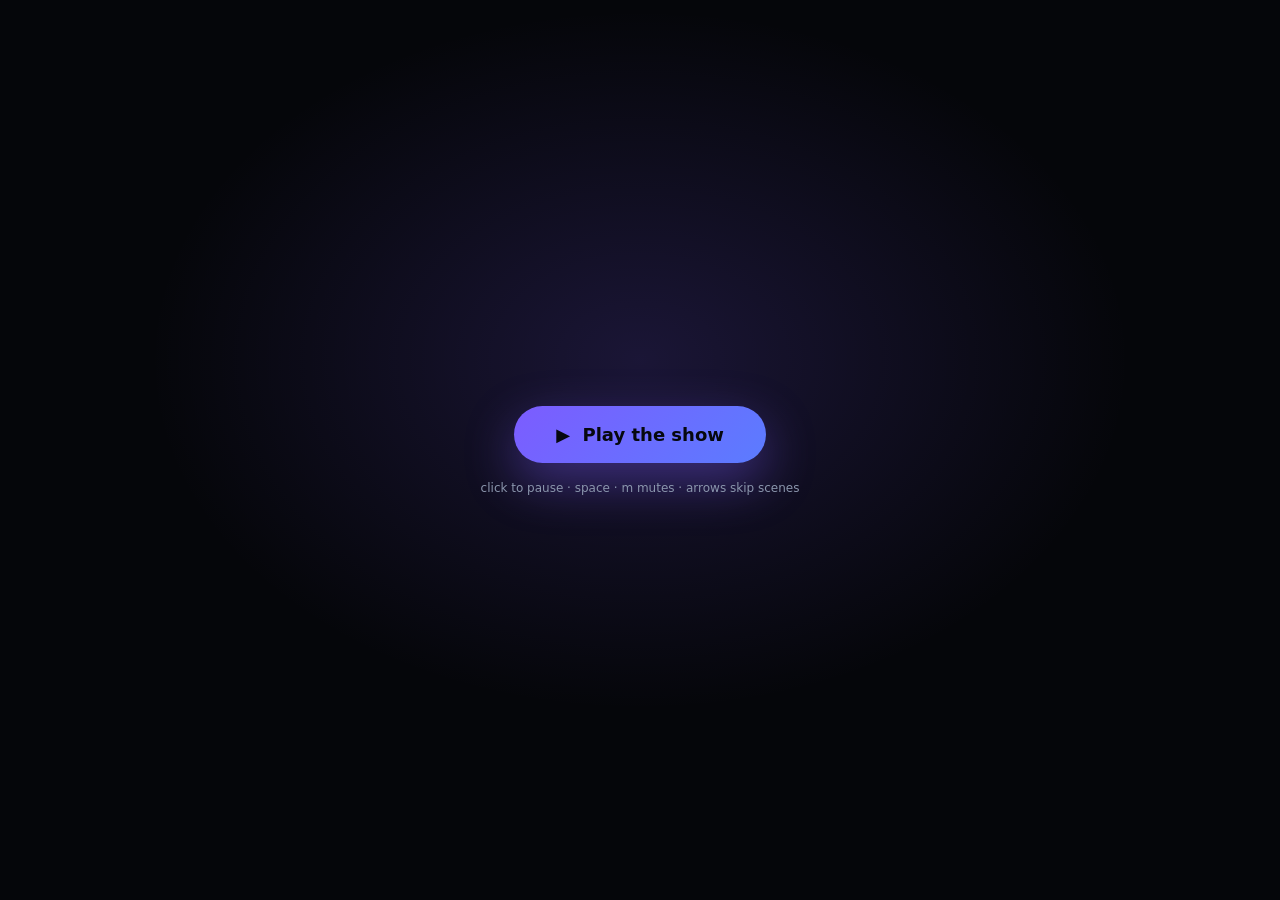
<file: examples/all-styles.html>
<!DOCTYPE html>
<html lang="en" class="mode-studio"><head>
<meta charset="utf-8">
<meta name="viewport" content="width=device-width, initial-scale=1">
<title>Kinemotif — the HTML animation studio</title>
<meta name="description" content="Turn a paragraph into a moving, scored presentation. One HTML file. No video, no images, no internet.">
<style>
/* ============================================================
   Motion Studio — UI styles
   ============================================================ */
*, *::before, *::after { box-sizing: border-box; }

:root {
  --bg: #0b0d12;
  --panel: #12151d;
  --panel2: #171b25;
  --line: #232a38;
  --ink: #e8ecf5;
  --muted: #8b96ad;
  --accent: #7c5cff;
  --accent2: #22d3ee;
  --radius: 10px;
}

html, body {
  margin: 0; padding: 0;
  background: var(--bg);
  color: var(--ink);
  font-family: "Segoe UI", system-ui, -apple-system, sans-serif;
  font-size: 14px;
  -webkit-font-smoothing: antialiased;
}
body { overflow: hidden; }

button { font-family: inherit; font-size: inherit; cursor: pointer; }
input, select, textarea { font-family: inherit; font-size: inherit; }

.logo { font-weight: 800; letter-spacing: -0.02em; font-size: 20px; }
.logo span { color: var(--accent); }
.logo.small { font-size: 16px; }

.spacer { flex: 1; }
.muted { color: var(--muted); font-weight: 400; }

/* ---------------- buttons ---------------- */
.primary {
  background: linear-gradient(135deg, var(--accent), #5b7cff);
  color: #fff; border: 0; border-radius: 8px;
  padding: 9px 16px; font-weight: 600;
}
.primary:hover { filter: brightness(1.1); }
.primary.big { padding: 14px 26px; font-size: 16px; border-radius: 10px; }
.ghost {
  background: var(--panel2); color: var(--ink);
  border: 1px solid var(--line); border-radius: 8px;
  padding: 8px 14px;
}
.ghost:hover { border-color: #3a4459; }
.ghost.off { opacity: .55; }
.full { width: 100%; display: block; margin-top: 6px; }

/* ---------------- wizard ---------------- */
#wizard {
  height: 100vh; overflow-y: auto;
  background:
    radial-gradient(900px 500px at 12% -10%, rgba(124, 92, 255, .22), transparent 60%),
    radial-gradient(700px 500px at 95% 0%, rgba(34, 211, 238, .14), transparent 60%),
    var(--bg);
}
.wiz-inner { max-width: 1040px; margin: 0 auto; padding: 26px 24px 56px; }
.wiz-inner header { margin-bottom: 16px; }
.wiz-inner h1 { font-size: 33px; margin: 4px 0 8px; letter-spacing: -0.03em; line-height: 1.1; }
.wiz-inner .tag { color: var(--muted); font-size: 15px; max-width: 640px; line-height: 1.6; margin: 0; }
.wiz-inner section { margin-top: 22px; }
.wiz-inner h2 {
  font-size: 13px; text-transform: uppercase; letter-spacing: .12em;
  color: var(--muted); font-weight: 700; margin: 0 0 12px;
  display: flex; align-items: center; gap: 8px;
}
.wiz-inner h2 i {
  font-style: normal; width: 20px; height: 20px; border-radius: 50%;
  background: var(--accent); color: #fff; font-size: 11px;
  display: grid; place-items: center; letter-spacing: 0;
}

.style-cards { display: grid; grid-template-columns: repeat(3, 1fr); gap: 12px; }
.style-card {
  background: var(--panel); border: 2px solid var(--line);
  border-radius: var(--radius); padding: 8px; text-align: left;
  color: var(--ink); transition: border-color .15s, transform .15s;
}
.style-card:hover { transform: translateY(-2px); border-color: #3a4459; }
.style-card.on { border-color: var(--accent); box-shadow: 0 0 0 3px rgba(124, 92, 255, .18); }
.style-card .sw { width: 100%; height: 112px; object-fit: cover; display: block; border-radius: 6px; background: #000; }
.style-card .sc-name { font-weight: 700; margin-top: 8px; font-size: 13px; }
.style-card .sc-blurb { color: var(--muted); font-size: 11.5px; margin-top: 2px; }

.chips { display: flex; flex-wrap: wrap; gap: 8px; margin-bottom: 10px; }
.chip {
  background: var(--panel2); border: 1px solid var(--line); color: var(--muted);
  border-radius: 999px; padding: 6px 13px; font-size: 12.5px;
}
.chip:hover { color: var(--ink); border-color: var(--accent); }

#storyInput {
  width: 100%; min-height: 104px; resize: vertical;
  background: var(--panel); border: 1px solid var(--line); border-radius: var(--radius);
  color: var(--ink); padding: 14px; line-height: 1.65;
}
#storyInput:focus { outline: 0; border-color: var(--accent); }

.row3 { display: grid; grid-template-columns: repeat(3, 1fr); gap: 12px; }
.row4 { display: grid; grid-template-columns: repeat(4, 1fr); gap: 12px; }
@media (max-width: 820px) { .row4 { grid-template-columns: repeat(2, 1fr); } }
.row3 label, .row4 label { display: block; font-size: 12px; color: var(--muted); }
.row3 select, .row4 select {
  width: 100%; margin-top: 6px; background: var(--panel);
  border: 1px solid var(--line); color: var(--ink);
  border-radius: 8px; padding: 9px 10px;
}

.wiz-actions { display: flex; gap: 12px; align-items: center; margin-top: 22px; }
.resume {
  margin-top: 18px; padding: 12px 16px; border-radius: 10px;
  background: var(--panel); border: 1px dashed var(--line); color: var(--muted);
}
.resume button {
  background: none; border: 0; color: var(--accent2);
  text-decoration: underline; font-weight: 600; padding: 0 4px;
}

/* ---------------- editor shell ---------------- */
#editor {
  display: grid;
  grid-template-columns: 288px minmax(0, 1fr) 320px;
  grid-template-rows: 54px minmax(0, 1fr);
  height: 100vh;
  background: var(--bg);
}
#topbar {
  grid-column: 1 / -1;
  display: flex; align-items: center; gap: 12px;
  padding: 0 14px; border-bottom: 1px solid var(--line);
  background: var(--panel);
}
.title-input {
  background: var(--panel2); border: 1px solid var(--line); color: var(--ink);
  border-radius: 8px; padding: 7px 11px; width: 260px;
}
.title-input:focus { outline: 0; border-color: var(--accent); }

#left, #right {
  background: var(--panel); overflow-y: auto; padding: 12px;
}
#left { border-right: 1px solid var(--line); }
#right { border-left: 1px solid var(--line); }

.pane-head {
  display: flex; align-items: center; justify-content: space-between;
  font-size: 11px; text-transform: uppercase; letter-spacing: .12em;
  color: var(--muted); font-weight: 700;
  margin: 14px 0 8px;
}
.pane-head:first-child { margin-top: 2px; }
.pane-head button {
  background: var(--panel2); border: 1px solid var(--line); color: var(--ink);
  width: 22px; height: 22px; border-radius: 6px; line-height: 1;
  font-size: 14px; padding: 0;
}
.pane-head button:hover { border-color: var(--accent); }

.scene-list { display: flex; flex-direction: column; gap: 6px; }
.scene-item {
  display: flex; gap: 8px; align-items: center;
  background: var(--panel2); border: 1px solid var(--line);
  border-radius: 8px; padding: 8px 9px; cursor: pointer;
}
.scene-item:hover { border-color: #3a4459; }
.scene-item.sel { border-color: var(--accent); background: #1b1830; }
.si-num {
  width: 20px; height: 20px; flex: 0 0 20px; border-radius: 5px;
  background: #232a3c; color: var(--muted); font-size: 11px;
  display: grid; place-items: center; font-weight: 700;
}
.si-main { min-width: 0; flex: 1; }
.si-title { font-size: 12.5px; font-weight: 600; white-space: nowrap; overflow: hidden; text-overflow: ellipsis; }
.si-sub { font-size: 10.5px; color: var(--muted); margin-top: 2px; }
.si-tools { display: flex; gap: 2px; opacity: 0; transition: opacity .12s; }
.scene-item:hover .si-tools { opacity: 1; }
.si-tools button {
  background: none; border: 0; color: var(--muted);
  font-size: 11px; padding: 2px 3px; border-radius: 4px;
}
.si-tools button:hover { background: #2a3348; color: var(--ink); }

.style-row { display: grid; grid-template-columns: 1fr 1fr; gap: 6px; }
.swatch {
  display: flex; align-items: center; gap: 6px;
  background: var(--panel2); border: 1px solid var(--line); color: var(--muted);
  border-radius: 7px; padding: 7px 8px; font-size: 11.5px; text-align: left;
}
.swatch i { width: 10px; height: 10px; border-radius: 3px; flex: 0 0 10px; }
.swatch.on { border-color: var(--accent); color: var(--ink); }

#moodSel {
  width: 100%; background: var(--panel2); border: 1px solid var(--line);
  color: var(--ink); border-radius: 8px; padding: 8px 10px;
}

/* ---------------- stage ---------------- */
#center {
  display: flex; flex-direction: column; min-width: 0; min-height: 0;
  background: #05060a;
}
#stagewrap {
  flex: 1; min-height: 0; display: flex;
  align-items: center; justify-content: center;
  padding: 14px; background: #05060a;
}
#stage {
  width: 100%; height: 100%;
  object-fit: contain;
  display: block;
  border-radius: 6px;
  box-shadow: 0 12px 40px rgba(0, 0, 0, .6);
  background: #000;
}

#transport {
  display: flex; align-items: center; gap: 8px;
  padding: 8px 14px; border-top: 1px solid var(--line);
  background: var(--panel);
}
.tbtn {
  background: var(--panel2); border: 1px solid var(--line); color: var(--ink);
  border-radius: 7px; width: 32px; height: 30px; padding: 0;
  display: grid; place-items: center; font-size: 12px;
}
.tbtn:hover { border-color: var(--accent); }
.tbtn.play { width: 44px; background: var(--accent); border-color: var(--accent); color: #fff; font-size: 13px; }
#timeLbl { font-variant-numeric: tabular-nums; color: var(--muted); font-size: 12px; margin-left: 4px; }
.mini { display: flex; align-items: center; gap: 6px; font-size: 11px; color: var(--muted); }
.mini input { width: 90px; }

#timeline { position: relative; height: 46px; padding: 8px 14px 12px; background: var(--panel); border-top: 1px solid var(--line); }
#track { display: flex; gap: 3px; height: 100%; }
.seg {
  position: relative; background: #232a3c; border-radius: 5px;
  min-width: 8px; cursor: pointer; overflow: hidden;
  border: 1px solid transparent;
}
.seg:hover { background: #2c3549; }
.seg.sel { border-color: var(--accent); background: #2a2547; }
.seg.now { background: #333d55; }
.seg b {
  position: absolute; inset: 0; display: grid; place-items: center;
  font-size: 10px; color: #7f8aa3; font-weight: 700;
}
#head {
  position: absolute; top: 6px; bottom: 10px; left: 0; width: 2px;
  background: var(--accent2); box-shadow: 0 0 8px var(--accent2);
  pointer-events: none;
}

/* ---------------- inspector ---------------- */
.fld { display: block; font-size: 11.5px; color: var(--muted); margin-bottom: 10px; }
.fld input[type="text"], .fld input:not([type]), .fld textarea, .fld select {
  width: 100%; margin-top: 5px; background: var(--panel2);
  border: 1px solid var(--line); color: var(--ink);
  border-radius: 7px; padding: 8px 9px; font-size: 12.5px;
}
.fld textarea { resize: vertical; line-height: 1.55; }
.fld input[type="range"] { width: 100%; margin-top: 8px; }
.fld input[type="color"] { width: 100%; height: 32px; margin-top: 5px; background: var(--panel2); border: 1px solid var(--line); border-radius: 7px; padding: 2px; }
.fld select:focus, .fld input:focus, .fld textarea:focus { outline: 0; border-color: var(--accent); }
.hint { font-size: 11px; color: #5d6880; line-height: 1.6; margin-top: 18px; }

/* ---------------- play only ---------------- */
#playlayer {
  position: fixed; inset: 0; z-index: 40;
  display: none; flex-direction: column; gap: 18px;
  align-items: center; justify-content: center;
  background: radial-gradient(700px 500px at 50% 40%, rgba(124, 92, 255, .18), transparent 70%), #05060a;
}
#playlayer.show { display: flex; }
#bigplay {
  background: linear-gradient(135deg, var(--accent), #5b7cff);
  color: #fff; border: 0; border-radius: 999px;
  padding: 18px 42px; font-size: 18px; font-weight: 700;
  box-shadow: 0 18px 50px rgba(124, 92, 255, .4);
}
#bigplay:hover { filter: brightness(1.08); }
.phint { color: var(--muted); font-size: 12px; }

html.mode-play body { background: #000; overflow: hidden; }
html.mode-play #wizard, html.mode-play #editor { display: none; }
html.mode-play #stagewrap {
  position: fixed; inset: 0; z-index: 5;
  display: block; padding: 0; background: #000;
}
html.mode-play #stage {
  width: 100vw; height: 100vh; border-radius: 0; box-shadow: none; cursor: pointer;
}

/* mode visibility */
html.mode-wizard #editor { display: none; }
html.mode-studio #wizard { display: none; }
html.mode-studio #playlayer { display: none; }
html.mode-wizard #playlayer { display: none; }

@media (max-width: 1100px) {
  #editor { grid-template-columns: 230px minmax(0, 1fr) 260px; }
  .style-cards { grid-template-columns: repeat(2, 1fr); }
}

/* ---------------- v2 additions ---------------- */
.iconbtn {
  background: var(--panel2); border: 1px solid var(--line); color: var(--ink);
  border-radius: 7px; width: 30px; height: 30px; padding: 0;
  display: grid; place-items: center; font-size: 13px; line-height: 1;
}
.iconbtn:hover { border-color: var(--accent); }
.iconbtn:disabled { opacity: .35; cursor: default; border-color: var(--line); }

.fldrow { display: grid; grid-template-columns: 1fr 1fr; gap: 8px; }
.fldrow .fld { margin-bottom: 10px; }

#reduceNote {
  display: none; margin-top: 16px; padding: 10px 14px; border-radius: 10px;
  background: rgba(124, 92, 255, .1); border: 1px solid rgba(124, 92, 255, .35);
  color: var(--muted); font-size: 12.5px;
}

#help {
  position: fixed; inset: 0; z-index: 60; display: none;
  align-items: center; justify-content: center;
  background: rgba(4, 6, 12, .78); backdrop-filter: blur(4px);
}
#help.show { display: flex; }
#help .card {
  background: var(--panel); border: 1px solid var(--line); border-radius: 14px;
  padding: 22px 26px; max-width: 520px; width: calc(100% - 48px);
  box-shadow: 0 30px 80px rgba(0, 0, 0, .6);
}
#help h3 { margin: 0 0 14px; font-size: 15px; letter-spacing: .02em; }
#help table { width: 100%; border-collapse: collapse; font-size: 13px; }
#help td { padding: 6px 0; border-bottom: 1px solid rgba(255, 255, 255, .05); color: var(--muted); }
#help td:first-child { width: 42%; }
#help kbd {
  background: var(--panel2); border: 1px solid var(--line); border-bottom-width: 2px;
  border-radius: 5px; padding: 2px 7px; font-family: inherit; font-size: 12px; color: var(--ink);
}

/* style picker */
.pick-row { display: flex; align-items: center; gap: 12px; margin-top: 10px; flex-wrap: wrap; }
.pick-row > span { font-size: 12px; color: var(--muted); }
.style-picks { display: flex; gap: 6px; flex-wrap: wrap; }
.pick {
  display: flex; align-items: center; gap: 6px; font-size: 11.5px;
  background: var(--panel2); border: 1px solid var(--line); color: var(--muted);
  border-radius: 999px; padding: 5px 11px; opacity: .45;
}
.pick i { width: 8px; height: 8px; border-radius: 3px; display: block; }
.pick.on { opacity: 1; color: var(--ink); border-color: var(--accent); }
.music-info { font-size: 11px; color: var(--muted); margin-top: 6px; font-variant-numeric: tabular-nums; }

.toggle { display: flex; align-items: center; gap: 7px; margin-top: 8px; font-size: 11.5px; color: var(--muted); cursor: pointer; }
.toggle input { accent-color: #7c5cff; }

.mix-order { font-size: 11.5px; color: var(--muted); margin-top: 8px; line-height: 1.7; }
.mix-order b { color: var(--ink); font-weight: 600; }
#mixStyles { margin-bottom: 6px; }

</style>
<style>
/* ---- a11y: the accent #5b7cff takes a dark ink (3.64 -> 5.2:1) ------------ */
button,a.btn.primary{color:#06080f!important}   /* clears both gradient stops: 4.6 and 5.5 */
</style>
</head>
<body>

<!-- ===================== WIZARD ===================== -->
<div id="wizard">
  <div class="wiz-inner">
    <header>
      <div class="logo">Kine<span>motif</span></div>
      <h1>Turn a paragraph into a moving, scored presentation.</h1>
      <p class="tag">One HTML file. It draws its own artwork, animates every scene, morphs between them and synthesises an original soundtrack as it plays. No video files, no images, no internet.</p>
    </header>

    <section>
      <h2><i>1</i> Pick a look</h2>
      <div id="styleCards" class="style-cards"><button class="style-card" type="button"><canvas class="sw" width="480" height="270"></canvas><div class="sc-name">Pixel Arcade</div><div class="sc-blurb">8-bit blocks, arcade type</div></button><button class="style-card" type="button"><canvas class="sw" width="1920" height="1080"></canvas><div class="sc-name">Stick Figure</div><div class="sc-blurb">ink on paper, hand-drawn</div></button><button class="style-card on" type="button"><canvas class="sw" width="1280" height="720"></canvas><div class="sc-name">Neon Night</div><div class="sc-blurb">glowing strokes on black</div></button><button class="style-card" type="button"><canvas class="sw" width="1920" height="1080"></canvas><div class="sc-name">Paper Cut</div><div class="sc-blurb">layered cut-outs, warm serif</div></button><button class="style-card" type="button"><canvas class="sw" width="1280" height="720"></canvas><div class="sc-name">Cosmic Dream</div><div class="sc-blurb">deep space gradients, thin type</div></button><button class="style-card" type="button"><canvas class="sw" width="960" height="540"></canvas><div class="sc-name">VHS Retro</div><div class="sc-blurb">80s sunset, chromatic fuzz</div></button><button class="style-card" type="button"><canvas class="sw" width="1920" height="1080"></canvas><div class="sc-name">Blueprint</div><div class="sc-blurb">technical drawing, cyan grid</div></button><button class="style-card" type="button"><canvas class="sw" width="1920" height="1080"></canvas><div class="sc-name">Riso Print</div><div class="sc-blurb">two-ink overprint, paper grain</div></button><button class="style-card" type="button"><canvas class="sw" width="1920" height="1080"></canvas><div class="sc-name">Chalkboard</div><div class="sc-blurb">chalk on a dark board</div></button><button class="style-card" type="button"><canvas class="sw" width="1920" height="1080"></canvas><div class="sc-name">Swiss Grid</div><div class="sc-blurb">white space, hard rules, one red</div></button></div>
      <div class="pick-row"><span>Styles to mix</span><div id="wizStyles" class="style-picks"><button type="button" class="pick on" data-style="pixel"><i style="background:#ff4d6d"></i>Pixel</button><button type="button" class="pick on" data-style="stick"><i style="background:#e0512f"></i>Stick</button><button type="button" class="pick on" data-style="neon"><i style="background:#ff2d95"></i>Neon</button><button type="button" class="pick on" data-style="paper"><i style="background:#cf5c39"></i>Paper</button><button type="button" class="pick on" data-style="cosmic"><i style="background:#8b5cf6"></i>Cosmic</button><button type="button" class="pick on" data-style="vhs"><i style="background:#ff2e88"></i>VHS</button><button type="button" class="pick on" data-style="blueprint"><i style="background:#7fb3ff"></i>Blueprint</button><button type="button" class="pick on" data-style="riso"><i style="background:#ff4f4f"></i>Riso</button><button type="button" class="pick on" data-style="chalk"><i style="background:#f6e58d"></i>Chalkboard</button><button type="button" class="pick on" data-style="swiss"><i style="background:#e8342a"></i>Swiss</button></div></div>
      <div id="wizOrder" class="mix-order"></div>
    </section>

    <section>
      <h2><i>2</i> Give it a story</h2>
      <div id="demoChips" class="chips"><button type="button" class="chip">The Water Cycle</button><button type="button" class="chip">A Seed Becomes a Tree</button><button type="button" class="chip">Why We Ship Fast</button><button type="button" class="chip">A Night in the City</button></div>
      <textarea id="storyInput" placeholder="Paste a paragraph, a script, or just a topic. Each sentence becomes a scene with its own picture, and the scenes morph into each other."></textarea>
    </section>

    <section>
      <h2><i>3</i> Set the mood</h2>
      <div class="row3">
        <label>Music<select id="wizMood"><option value="uplifting">Uplifting</option><option value="calm">Calm</option><option value="epic">Epic</option><option value="playful">Playful</option><option value="tense">Tense</option><option value="lofi">Lo-fi</option><option value="cinematic">Cinematic</option><option value="dreamy">Dreamy</option><option value="groove">Groove</option><option value="none">Silent</option></select></label>
        <label>Pace<select id="wizPace">
          <option value="0.85">Brisk</option>
          <option value="1" selected="">Normal</option>
          <option value="1.3">Slow</option>
        </select></label>
        <label>Scene transition<select id="wizTrans">
          <option value="morph" selected="">Morph</option>
          <option value="fade">Fade</option>
          <option value="slide">Slide</option>
          <option value="wipe">Wipe</option>
          <option value="iris">Iris</option>
          <option value="glitch">Glitch</option>
          <option value="none">Hard cut</option>
        </select></label>
      </div>
    </section>

    <div class="wiz-actions">
      <button id="wizGo" class="primary big">Generate my show →</button>
      <button id="wizBlank" class="ghost">Start blank</button>
    </div>

    <div id="reduceNote">Your system asks for reduced motion, so shows will not auto-play here. Everything else works the same.</div>
    <div id="resumeNote" class="resume" style="display:none">
      You have a saved project in this browser. <button id="resumeBtn">Continue editing it</button>
    </div>
  </div>
</div>

<!-- ===================== EDITOR ===================== -->
<div id="editor">
  <header id="topbar">
    <div class="logo small">Kine<span>motif</span></div>
    <input id="projTitle" class="title-input" value="My show" aria-label="Project title">
    <button id="btnUndo" class="iconbtn" title="Undo (Ctrl+Z)">↶</button>
    <button id="btnRedo" class="iconbtn" title="Redo (Ctrl+Shift+Z)" disabled="">↷</button>
    <div class="spacer"></div>
    <button id="btnOpenJson" class="ghost" title="Open a .kinemotif.json project or an exported show">Open</button>
    <button id="btnSaveJson" class="ghost" title="Save the project as JSON">Save .json</button>
    <button id="btnHelp" class="iconbtn" title="Keyboard shortcuts (?)">?</button>
    <button id="btnNew" class="ghost">New from story</button>
    <button id="btnExport" class="primary">Export HTML show</button>
    <input id="fileInput" type="file" accept=".json,.html,application/json,text/html" hidden="">
  </header>

  <aside id="left">
    <div class="pane-head">Scenes <button id="btnAdd" title="Add a scene">+</button></div>
    <div id="sceneList" class="scene-list"><div class="scene-item"><div class="si-num">1</div><div class="si-main"><div class="si-title">Happiness is a place you build</div><div class="si-sub">pixel · city · 4.5s · reveal</div></div><div class="si-tools"><button type="button" data-a="up">↑</button><button type="button" data-a="down">↓</button><button type="button" data-a="del">✕</button></div></div><div class="scene-item"><div class="si-num">2</div><div class="si-main"><div class="si-title">Start with one honest morning</div><div class="si-sub">stick · sun · 5.5s · pop</div></div><div class="si-tools"><button type="button" data-a="up">↑</button><button type="button" data-a="down">↓</button><button type="button" data-a="del">✕</button></div></div><div class="scene-item"><div class="si-num">3</div><div class="si-main"><div class="si-title">Let the light in early</div><div class="si-sub">neon · bars · 5.5s · typewriter</div></div><div class="si-tools"><button type="button" data-a="up">↑</button><button type="button" data-a="down">↓</button><button type="button" data-a="del">✕</button></div></div><div class="scene-item"><div class="si-num">4</div><div class="si-main"><div class="si-title">Move your body before the day begins</div><div class="si-sub">paper · flow · 5.5s · highlight</div></div><div class="si-tools"><button type="button" data-a="up">↑</button><button type="button" data-a="down">↓</button><button type="button" data-a="del">✕</button></div></div><div class="scene-item"><div class="si-num">5</div><div class="si-main"><div class="si-title">Notice what is already working</div><div class="si-sub">cosmic · city · 5.5s · wave</div></div><div class="si-tools"><button type="button" data-a="up">↑</button><button type="button" data-a="down">↓</button><button type="button" data-a="del">✕</button></div></div><div class="scene-item"><div class="si-num">6</div><div class="si-main"><div class="si-title">Say thank you out loud</div><div class="si-sub">vhs · rings · 5.5s · split</div></div><div class="si-tools"><button type="button" data-a="up">↑</button><button type="button" data-a="down">↓</button><button type="button" data-a="del">✕</button></div></div><div class="scene-item"><div class="si-num">7</div><div class="si-main"><div class="si-title">Read something that stretches you</div><div class="si-sub">blueprint · timeline · 5.5s · glitch</div></div><div class="si-tools"><button type="button" data-a="up">↑</button><button type="button" data-a="down">↓</button><button type="button" data-a="del">✕</button></div></div><div class="scene-item"><div class="si-num">8</div><div class="si-main"><div class="si-title">Take the walk you almost skipped</div><div class="si-sub">riso · orbit · 5.5s · kinetic</div></div><div class="si-tools"><button type="button" data-a="up">↑</button><button type="button" data-a="down">↓</button><button type="button" data-a="del">✕</button></div></div><div class="scene-item"><div class="si-num">9</div><div class="si-main"><div class="si-title">Call the friend you keep meaning to</div><div class="si-sub">chalk · steps · 5.5s · shutter</div></div><div class="si-tools"><button type="button" data-a="up">↑</button><button type="button" data-a="down">↓</button><button type="button" data-a="del">✕</button></div></div><div class="scene-item"><div class="si-num">10</div><div class="si-main"><div class="si-title">Make something with your hands</div><div class="si-sub">swiss · grid · 5.5s · reveal</div></div><div class="si-tools"><button type="button" data-a="up">↑</button><button type="button" data-a="down">↓</button><button type="button" data-a="del">✕</button></div></div><div class="scene-item"><div class="si-num">11</div><div class="si-main"><div class="si-title">Give an hour away</div><div class="si-sub">pixel · arrow · 5.5s · pop</div></div><div class="si-tools"><button type="button" data-a="up">↑</button><button type="button" data-a="down">↓</button><button type="button" data-a="del">✕</button></div></div><div class="scene-item sel"><div class="si-num">12</div><div class="si-main"><div class="si-title">And when night comes</div><div class="si-sub">stick · moon · 5.5s · typewriter</div></div><div class="si-tools"><button type="button" data-a="up">↑</button><button type="button" data-a="down">↓</button><button type="button" data-a="del">✕</button></div></div></div>
    <div class="pane-head">Look</div>
    <div id="styleRow" class="style-row" data-built="1"><button type="button" class="swatch on" data-style="pixel"><i style="background:#ff4d6d"></i>Pixel</button><button type="button" class="swatch" data-style="stick"><i style="background:#e0512f"></i>Stick</button><button type="button" class="swatch" data-style="neon"><i style="background:#ff2d95"></i>Neon</button><button type="button" class="swatch" data-style="paper"><i style="background:#cf5c39"></i>Paper</button><button type="button" class="swatch" data-style="cosmic"><i style="background:#8b5cf6"></i>Cosmic</button><button type="button" class="swatch" data-style="vhs"><i style="background:#ff2e88"></i>VHS</button><button type="button" class="swatch" data-style="blueprint"><i style="background:#7fb3ff"></i>Blueprint</button><button type="button" class="swatch" data-style="riso"><i style="background:#ff4f4f"></i>Riso</button><button type="button" class="swatch" data-style="chalk"><i style="background:#f6e58d"></i>Chalkboard</button><button type="button" class="swatch" data-style="swiss"><i style="background:#e8342a"></i>Swiss</button></div>
    <div class="pane-head">Mix styles</div>
    <div id="mixStyles" class="style-picks" data-built="1"><button type="button" class="pick on" data-style="pixel"><i style="background:#ff4d6d"></i>Pixel</button><button type="button" class="pick on" data-style="stick"><i style="background:#e0512f"></i>Stick</button><button type="button" class="pick on" data-style="neon"><i style="background:#ff2d95"></i>Neon</button><button type="button" class="pick on" data-style="paper"><i style="background:#cf5c39"></i>Paper</button><button type="button" class="pick on" data-style="cosmic"><i style="background:#8b5cf6"></i>Cosmic</button><button type="button" class="pick on" data-style="vhs"><i style="background:#ff2e88"></i>VHS</button><button type="button" class="pick on" data-style="blueprint"><i style="background:#7fb3ff"></i>Blueprint</button><button type="button" class="pick on" data-style="riso"><i style="background:#ff4f4f"></i>Riso</button><button type="button" class="pick on" data-style="chalk"><i style="background:#f6e58d"></i>Chalkboard</button><button type="button" class="pick on" data-style="swiss"><i style="background:#e8342a"></i>Swiss</button></div>
    <button id="btnMix" class="ghost full">Apply mix to scenes</button>
    <div class="pane-head">Sound</div>
    <select id="moodSel"><option value="uplifting">Uplifting</option><option value="calm">Calm</option><option value="epic">Epic</option><option value="playful">Playful</option><option value="tense">Tense</option><option value="lofi">Lo-fi</option><option value="cinematic">Cinematic</option><option value="dreamy">Dreamy</option><option value="groove">Groove</option><option value="none">Silent</option></select>
    <div class="fldrow">
      <button id="btnMusic" class="ghost" title="Compose a different soundtrack for this show">New music</button>
      <button id="btnMute" class="ghost">Music: on</button>
    </div>
    <div id="musicInfo" class="music-info">A · 121 BPM · Glass · seed 1243</div>
    <label class="toggle"><input type="checkbox" id="reactBeat" checked=""> Artwork pulses with the beat</label>
  </aside>

  <main id="center">
    <div id="stagewrap"><canvas id="stage" width="1920" height="1080"></canvas></div>
    <div id="transport">
      <button id="btnPrev" class="tbtn" title="Previous scene">⏮</button>
      <button id="btnPlay" class="tbtn play" title="Play / pause">▶</button>
      <button id="btnNext" class="tbtn" title="Next scene">⏭</button>
      <span id="timeLbl">1:02 / 1:05</span>
      <div class="spacer"></div>
      <label class="mini">Speed<input id="speed" type="range" min="0.5" max="2" step="0.1" value="1"></label>
      <button id="btnLoop" class="tbtn" title="Loop the show">↻</button>
      <button id="btnFull" class="tbtn" title="Fullscreen">⛶</button>
    </div>
    <div id="timeline"><div id="track"><div class="seg" title="Happiness is a place you build" style="flex-grow: 4.5;"><b>1</b></div><div class="seg" title="Start with one honest morning" style="flex-grow: 5.5;"><b>2</b></div><div class="seg" title="Let the light in early" style="flex-grow: 5.5;"><b>3</b></div><div class="seg" title="Move your body before the day begins" style="flex-grow: 5.5;"><b>4</b></div><div class="seg" title="Notice what is already working" style="flex-grow: 5.5;"><b>5</b></div><div class="seg" title="Say thank you out loud" style="flex-grow: 5.5;"><b>6</b></div><div class="seg" title="Read something that stretches you" style="flex-grow: 5.5;"><b>7</b></div><div class="seg" title="Take the walk you almost skipped" style="flex-grow: 5.5;"><b>8</b></div><div class="seg" title="Call the friend you keep meaning to" style="flex-grow: 5.5;"><b>9</b></div><div class="seg" title="Make something with your hands" style="flex-grow: 5.5;"><b>10</b></div><div class="seg" title="Give an hour away" style="flex-grow: 5.5;"><b>11</b></div><div class="seg sel now" title="And when night comes" style="flex-grow: 5.5;"><b>12</b></div></div><div id="head" style="left: 95.5385%;"></div></div>
  </main>

  <aside id="right">
    <div class="pane-head">Scene <span id="sceneNum" class="muted">#12</span></div>
    <label class="fld">Title<input id="fTitle" type="text"></label>
    <label class="fld">Text<textarea id="fBody" rows="4"></textarea></label>
    <div class="fldrow">
      <label class="fld">Style<select id="fStyle"><option value="">Inherit show style</option><option value="pixel">Pixel Arcade</option><option value="stick">Stick Figure</option><option value="neon">Neon Night</option><option value="paper">Paper Cut</option><option value="cosmic">Cosmic Dream</option><option value="vhs">VHS Retro</option><option value="blueprint">Blueprint</option><option value="riso">Riso Print</option><option value="chalk">Chalkboard</option><option value="swiss">Swiss Grid</option></select></label>
      <label class="fld">Visual<select id="fVisual"><option value="motif">motif</option><option value="rings">rings</option><option value="bars">bars</option><option value="flow">flow</option><option value="orbit">orbit</option><option value="steps">steps</option><option value="grid">grid</option><option value="timeline">timeline</option></select></label>
    </div>
    <label class="fld">Motif<select id="fMotif"><option value="sun">Sun</option><option value="moon">Moon</option><option value="mountain">Mountain</option><option value="tree">Tree</option><option value="city">City</option><option value="wave">Waves</option><option value="cloud">Cloud</option><option value="star">Star</option><option value="rocket">Rocket</option><option value="bulb">Idea</option><option value="heart">Heart</option><option value="book">Book</option><option value="planet">Planet</option><option value="eye">Eye</option><option value="arrow">Arrow</option><option value="bolt">Bolt</option><option value="flower">Flower</option><option value="spiral">Spiral</option></select></label>
    <div class="fldrow">
      <label class="fld">Entrance<select id="fEnter"><option value="rise">rise</option><option value="fade">fade</option><option value="zoom">zoom</option><option value="slide">slide</option><option value="slideR">slideR</option><option value="drop">drop</option><option value="flip">flip</option><option value="blur">blur</option><option value="pop">pop</option><option value="none">none</option></select></label>
      <label class="fld">Easing<select id="fEase"><option value="linear">linear</option><option value="out">out</option><option value="inOut">inOut</option><option value="back">back</option><option value="expo">expo</option><option value="elastic">elastic</option><option value="bounce">bounce</option><option value="spring">spring</option></select></label>
    </div>
    <div class="fldrow">
      <label class="fld">Layout<select id="fLayout">
        <option value="split">Text + visual</option>
        <option value="center">Centered</option>
      </select></label>
      <label class="fld">Camera<select id="fCam"><option value="in">in</option><option value="out">out</option><option value="pan">pan</option><option value="none">none</option></select></label>
    </div>
    <label class="fld">Duration <span id="fDurLbl" class="muted">5.5s</span><input id="fDur" type="range" min="2" max="15" step="0.5" value="5"></label>
    <div class="fldrow">
      <label class="fld">Text effect<select id="fTextFx"><option value="reveal">reveal</option><option value="typewriter">typewriter</option><option value="pop">pop</option><option value="wave">wave</option><option value="glitch">glitch</option><option value="highlight">highlight</option><option value="split">split</option><option value="kinetic">kinetic</option><option value="shutter">shutter</option></select></label>
      <label class="fld">Transition<select id="fTrans"><option value="morph">morph</option><option value="fade">fade</option><option value="slide">slide</option><option value="wipe">wipe</option><option value="iris">iris</option><option value="zoom">zoom</option><option value="blinds">blinds</option><option value="glitch">glitch</option><option value="none">none</option></select></label>
    </div>
    <label class="fld">Accent<input id="fAccent" type="color" value="#ff2d95"></label>
    <p class="hint">Space plays and pauses. Left and right arrows jump between scenes. Everything you edit is saved in this browser; Export writes a single HTML file that plays on its own.</p>
  </aside>
</div>

<!-- ===================== PLAY-ONLY OVERLAY ===================== -->
<div id="playlayer">
  <button id="bigplay">▶&nbsp; Play the show</button>
  <div class="phint">click to pause · space · m mutes · arrows skip scenes</div>
</div>

<!-- ===================== SHORTCUTS ===================== -->
<div id="help">
  <div class="card">
    <h3>Keyboard shortcuts</h3>
    <table>
      <tbody><tr><td><kbd>Space</kbd></td><td>Play / pause</td></tr>
      <tr><td><kbd>←</kbd> <kbd>→</kbd></td><td>Previous / next scene</td></tr>
      <tr><td><kbd>Ctrl</kbd>+<kbd>Z</kbd></td><td>Undo</td></tr>
      <tr><td><kbd>Ctrl</kbd>+<kbd>Shift</kbd>+<kbd>Z</kbd></td><td>Redo</td></tr>
      <tr><td><kbd>E</kbd></td><td>Export the HTML show</td></tr>
      <tr><td><kbd>?</kbd></td><td>This panel</td></tr>
      <tr><td><kbd>Esc</kbd></td><td>Close this panel</td></tr>
    </tbody></table>
  </div>
</div>

<script>window.__SHOW__={"title":"Live Life Happy — six styles","style":"pixel","musicSeed":2412519808,"mood":"uplifting","pace":1,"transition":"morph","scenes":[{"title":"Happiness is a place you build","body":"","motif":"city","visual":"motif","textFx":"reveal","dur":4.5,"layout":"center","transition":"morph","accent":"#ff4d6d","enter":"zoom","ease":"back","cam":"in","style":"pixel"},{"title":"Start with one honest morning","body":"","motif":"sun","visual":"motif","textFx":"pop","dur":5.5,"layout":"split","transition":"morph","accent":"#2b6cb0","enter":"rise","ease":"back","cam":"in","style":"stick"},{"title":"Let the light in early","body":"","motif":"sun","visual":"bars","textFx":"typewriter","dur":5.5,"layout":"split","transition":"morph","accent":"#a78bfa","enter":"rise","ease":"back","cam":"pan","style":"neon"},{"title":"Move your body before the day begins","body":"","motif":"spiral","visual":"flow","textFx":"highlight","dur":5.5,"layout":"split","transition":"morph","accent":"#7a8450","enter":"rise","ease":"back","cam":"in","style":"paper"},{"title":"Notice what is already working","body":"","motif":"city","visual":"motif","textFx":"wave","dur":5.5,"layout":"split","transition":"morph","accent":"#8b5cf6","enter":"rise","ease":"back","cam":"in","style":"cosmic"},{"title":"Say thank you out loud","body":"","motif":"spiral","visual":"rings","textFx":"split","dur":5.5,"layout":"split","transition":"morph","accent":"#00e5ff","enter":"rise","ease":"back","cam":"pan","style":"vhs"},{"title":"Read something that stretches you","body":"","motif":"book","visual":"timeline","textFx":"glitch","dur":5.5,"layout":"split","transition":"morph","accent":"#9ef0c8","enter":"rise","ease":"back","cam":"in","style":"blueprint"},{"title":"Take the walk you almost skipped","body":"","motif":"wave","visual":"orbit","textFx":"kinetic","dur":5.5,"layout":"split","transition":"morph","accent":"#2f8f6f","enter":"rise","ease":"back","cam":"in","style":"riso"},{"title":"Call the friend you keep meaning to","body":"","motif":"heart","visual":"steps","textFx":"shutter","dur":5.5,"layout":"split","transition":"morph","accent":"#f6e58d","enter":"rise","ease":"back","cam":"pan","style":"chalk"},{"title":"Make something with your hands","body":"","motif":"book","visual":"grid","textFx":"reveal","dur":5.5,"layout":"split","transition":"morph","accent":"#111111","enter":"rise","ease":"back","cam":"in","style":"swiss"},{"title":"Give an hour away","body":"","motif":"arrow","visual":"motif","textFx":"pop","dur":5.5,"layout":"split","transition":"morph","accent":"#3ddc97","enter":"rise","ease":"back","cam":"in","style":"pixel"},{"title":"And when night comes","body":"","motif":"moon","visual":"motif","textFx":"typewriter","dur":5.5,"layout":"center","transition":"morph","accent":"#2f8f6f","enter":"rise","ease":"back","cam":"pan","style":"stick"}]};window.__PLAY__=1;</script>

<script>
/* ============================================================
   Motion Studio — render core
   Canvas engine: styles, motifs, scenes, morphing, transitions
   ============================================================ */
(function () {
  'use strict';

  var W = 1920, H = 1080, TAU = Math.PI * 2;

  function clamp(v, a, b) { return v < a ? a : (v > b ? b : v); }
  function lerp(a, b, t) { return a + (b - a) * t; }
  function easeOut(t) { t = clamp(t, 0, 1); return 1 - Math.pow(1 - t, 3); }
  function easeInOut(t) { t = clamp(t, 0, 1); return t < .5 ? 2 * t * t : 1 - Math.pow(-2 * t + 2, 2) / 2; }
  function easeOutBack(t) { t = clamp(t, 0, 1); var c = 1.70158; return 1 + (c + 1) * Math.pow(t - 1, 3) + c * Math.pow(t - 1, 2); }

  var EASES = {
    linear: function (t) { return t; },
    out: function (t) { return easeOut(t); },
    inOut: function (t) { return easeInOut(t); },
    back: function (t) { return easeOutBack(t); },
    expo: function (t) {
      t = clamp(t, 0, 1);
      return t === 0 ? 0 : (t === 1 ? 1 : (t < 0.5 ? Math.pow(2, 20 * t - 10) / 2 : (2 - Math.pow(2, -20 * t + 10)) / 2));
    },
    elastic: function (t) {
      t = clamp(t, 0, 1);
      if (t === 0 || t === 1) return t;
      return Math.pow(2, -10 * t) * Math.sin((t * 10 - 0.75) * (TAU / 3)) + 1;
    },
    bounce: function (t) {
      t = clamp(t, 0, 1);
      var n1 = 7.5625, d1 = 2.75;
      if (t < 1 / d1) return n1 * t * t;
      if (t < 2 / d1) { t -= 1.5 / d1; return n1 * t * t + 0.75; }
      if (t < 2.5 / d1) { t -= 2.25 / d1; return n1 * t * t + 0.9375; }
      t -= 2.625 / d1; return n1 * t * t + 0.984375;
    },
    spring: function (t) {
      t = clamp(t, 0, 1);
      return 1 - Math.cos(t * Math.PI * 1.5) * Math.exp(-t * 5);
    }
  };
  var ENTERS = ['rise', 'fade', 'zoom', 'slide', 'slideR', 'drop', 'flip', 'blur', 'pop', 'none'];
  var CAMS = ['in', 'out', 'pan', 'none'];
  function enterEase(sc, t) {
    var fn = EASES[sc.ease || 'back'] || EASES.back;
    return fn(clamp(t / 0.9, 0, 1));
  }
  function cameraFor(sc, t, st) {
    if (window.MS_REDUCE || sc.cam === 'none') return { x: 0, y: 0, z: 1 };
    var dur = Math.max(0.8, sc.dur || 5);
    var e = easeInOut(clamp(t / dur, 0, 1));
    if (sc.cam === 'out') return { x: 0, y: 0, z: 1.07 - 0.07 * e };
    if (sc.cam === 'pan') return { x: lerp(-28, 28, e), y: 0, z: 1.05 };
    return { x: 0, y: 0, z: 1 + 0.07 * e };
  }

  function seeded(seed) {
    var a = seed >>> 0;
    return function () {
      a |= 0; a = a + 0x6D2B79F5 | 0;
      var t = Math.imul(a ^ a >>> 15, 1 | a);
      t = t + Math.imul(t ^ t >>> 7, 61 | t) ^ t;
      return ((t ^ t >>> 14) >>> 0) / 4294967296;
    };
  }
  function hashStr(s) {
    var h = 2166136261, i;
    s = String(s || '');
    for (i = 0; i < s.length; i++) { h ^= s.charCodeAt(i); h = Math.imul(h, 16777619); }
    return h >>> 0;
  }

  /* ------------------------------------------------------------
     COLOUR — contrast-safe accents
     Ported from the fleet's colour core: WCAG relative luminance,
     HSL round-trip, and a nudge loop that keeps an accent legible
     against whatever background the style paints.
     ------------------------------------------------------------ */
  function hexToRgb(hex) {
    var h = String(hex || '').replace('#', '');
    if (h.length === 3) h = h[0] + h[0] + h[1] + h[1] + h[2] + h[2];
    var n = parseInt(h, 16);
    if (isNaN(n)) return { r: 255, g: 255, b: 255 };
    return { r: (n >> 16) & 255, g: (n >> 8) & 255, b: n & 255 };
  }
  function rgbToHex(c) {
    function f(v) { var s = Math.round(clamp(v, 0, 255)).toString(16); return s.length < 2 ? '0' + s : s; }
    return '#' + f(c.r) + f(c.g) + f(c.b);
  }
  function channelLum(v) {
    v = clamp(v, 0, 255) / 255;
    return v <= 0.03928 ? v / 12.92 : Math.pow((v + 0.055) / 1.055, 2.4);
  }
  function relLum(c) { return 0.2126 * channelLum(c.r) + 0.7152 * channelLum(c.g) + 0.0722 * channelLum(c.b); }
  function contrastRatio(a, b) {
    var la = relLum(hexToRgb(a)), lb = relLum(hexToRgb(b));
    return (Math.max(la, lb) + 0.05) / (Math.min(la, lb) + 0.05);
  }
  function rgbToHsl(c) {
    var r = c.r / 255, g = c.g / 255, b = c.b / 255;
    var max = Math.max(r, g, b), min = Math.min(r, g, b), d = max - min;
    var h = 0, s = 0, l = (max + min) / 2;
    if (d) {
      s = d / (1 - Math.abs(2 * l - 1) || 1);
      if (max === r) h = ((g - b) / d) % 6;
      else if (max === g) h = (b - r) / d + 2;
      else h = (r - g) / d + 4;
      h *= 60;
      if (h < 0) h += 360;
    }
    return { h: h, s: s * 100, l: l * 100 };
  }
  function hslToRgb(h, s, l) {
    h = ((h % 360) + 360) % 360; s = clamp(s, 0, 100) / 100; l = clamp(l, 0, 100) / 100;
    var c = (1 - Math.abs(2 * l - 1)) * s, x = c * (1 - Math.abs(((h / 60) % 2) - 1)), m = l - c / 2, p;
    if (h < 60) p = [c, x, 0];
    else if (h < 120) p = [x, c, 0];
    else if (h < 180) p = [0, c, x];
    else if (h < 240) p = [0, x, c];
    else if (h < 300) p = [x, 0, c];
    else p = [c, 0, x];
    return { r: (p[0] + m) * 255, g: (p[1] + m) * 255, b: (p[2] + m) * 255 };
  }
  function ensureContrast(fg, bg, min) {
    min = min || 3;
    if (contrastRatio(fg, bg) >= min) return fg;
    var hsl = rgbToHsl(hexToRgb(fg));
    var darken = relLum(hexToRgb(bg)) > 0.32;
    var out = fg;
    for (var step = 1; step <= 24; step++) {
      var l = clamp(hsl.l + (darken ? -step * 4 : step * 4), 5, 95);
      out = rgbToHex(hslToRgb(hsl.h, hsl.s, l));
      if (contrastRatio(out, bg) >= min) return out;
    }
    return out;
  }

  /* ------------------------------------------------------------
     STYLES
     ------------------------------------------------------------ */
  var STYLES = {
    pixel: {
      id: 'pixel', name: 'Pixel Arcade', blurb: '8-bit blocks, arcade type',
      res: [480, 270], smooth: false, glow: 0,
      pal: { bg: '#150e2e', bg2: '#2a1a5e', ink: '#f7f3e3', dim: '#3d2a78', a: ['#ff4d6d', '#ffd166', '#3ddc97', '#4cc9f0'] },
      font: { d: '"Courier New",ui-monospace,monospace', b: '"Courier New",ui-monospace,monospace', dw: '700', bw: '700', sp: 2 }
    },
    stick: {
      id: 'stick', name: 'Stick Figure', blurb: 'ink on paper, hand-drawn',
      res: [1920, 1080], smooth: true, glow: 0,
      pal: { bg: '#f8f6ef', bg2: '#efece1', ink: '#191b21', dim: '#c9c3b4', a: ['#e0512f', '#2b6cb0', '#c98a00', '#2f8f6f'] },
      font: { d: '"Segoe Print","Bradley Hand","Comic Sans MS",cursive', b: '"Segoe UI",system-ui,sans-serif', dw: '700', bw: '400', sp: 0 }
    },
    neon: {
      id: 'neon', name: 'Neon Night', blurb: 'glowing strokes on black',
      res: [1280, 720], smooth: true, glow: 24,
      pal: { bg: '#05030d', bg2: '#12082b', ink: '#eaf6ff', dim: '#2a1d55', a: ['#ff2d95', '#22d3ee', '#a78bfa', '#facc15'] },
      font: { d: '"Segoe UI",system-ui,sans-serif', b: '"Segoe UI",system-ui,sans-serif', dw: '800', bw: '400', sp: 1 }
    },
    paper: {
      id: 'paper', name: 'Paper Cut', blurb: 'layered cut-outs, warm serif',
      res: [1920, 1080], smooth: true, glow: 0,
      pal: { bg: '#f4ead9', bg2: '#e8dac3', ink: '#2c2419', dim: '#dbc9ad', a: ['#cf5c39', '#3f6f7a', '#c9a227', '#7a8450'] },
      font: { d: 'Georgia,"Times New Roman",serif', b: 'Georgia,serif', dw: '700', bw: '400', sp: 0 }
    },
    cosmic: {
      id: 'cosmic', name: 'Cosmic Dream', blurb: 'deep space gradients, thin type',
      res: [1280, 720], smooth: true, glow: 18,
      pal: { bg: '#080818', bg2: '#1b1040', ink: '#f0f4ff', dim: '#2b2458', a: ['#8b5cf6', '#38bdf8', '#f472b6', '#fbbf24'] },
      font: { d: '"Segoe UI",system-ui,sans-serif', b: '"Segoe UI",system-ui,sans-serif', dw: '300', bw: '300', sp: 3 }
    },
    vhs: {
      id: 'vhs', name: 'VHS Retro', blurb: '80s sunset, chromatic fuzz',
      res: [960, 540], smooth: true, glow: 12,
      pal: { bg: '#12002e', bg2: '#480c53', ink: '#fff3d6', dim: '#63206b', a: ['#ff2e88', '#00e5ff', '#ffb300', '#7cff5a'] },
      font: { d: 'Impact,"Arial Black",sans-serif', b: '"Courier New",monospace', dw: '400', bw: '700', sp: 1 }
    },
    blueprint: {
      id: 'blueprint', name: 'Blueprint', blurb: 'technical drawing, cyan grid',
      res: [1920, 1080], smooth: true, glow: 0,
      pal: { bg: '#0b2545', bg2: '#12335e', ink: '#e6f1ff', dim: '#1d3f6b', a: ['#7fb3ff', '#ffd166', '#9ef0c8', '#ff9fb2'] },
      font: { d: '"Courier New",monospace', b: '"Courier New",monospace', dw: '700', bw: '400', sp: 2 }
    },
    riso: {
      id: 'riso', name: 'Riso Print', blurb: 'two-ink overprint, paper grain',
      res: [1920, 1080], smooth: true, glow: 0,
      pal: { bg: '#f5efe3', bg2: '#ecdfcc', ink: '#26221d', dim: '#d8c9b0', a: ['#ff4f4f', '#2f6fdb', '#f5b93f', '#2f8f6f'] },
      font: { d: '"Arial Black",system-ui,sans-serif', b: 'Georgia,serif', dw: '400', bw: '400', sp: 0 }
    },
    chalk: {
      id: 'chalk', name: 'Chalkboard', blurb: 'chalk on a dark board',
      res: [1920, 1080], smooth: true, glow: 0,
      pal: { bg: '#22301f', bg2: '#1b2620', ink: '#f4f1e8', dim: '#3a4a38', a: ['#f6e58d', '#ff9f9f', '#a8e6cf', '#d5c6e0'] },
      font: { d: '"Segoe Print","Bradley Hand",cursive', b: '"Segoe Print","Bradley Hand",cursive', dw: '700', bw: '400', sp: 0 }
    },
    swiss: {
      id: 'swiss', name: 'Swiss Grid', blurb: 'white space, hard rules, one red',
      res: [1920, 1080], smooth: true, glow: 0,
      pal: { bg: '#f7f7f5', bg2: '#ececeb', ink: '#111111', dim: '#d6d6d4', a: ['#e8342a', '#111111', '#3a6ff8', '#f2b705'] },
      font: { d: '"Helvetica Neue",Arial,system-ui,sans-serif', b: '"Helvetica Neue",Arial,system-ui,sans-serif', dw: '700', bw: '400', sp: -1 }
    }
  };
  var STYLE_LIST = ['pixel', 'stick', 'neon', 'paper', 'cosmic', 'vhs', 'blueprint', 'riso', 'chalk', 'swiss']
    .map(function (k) { return STYLES[k]; });

  /* ------------------------------------------------------------
     MOTIFS — every visual is a closed polygon so it can morph
     ------------------------------------------------------------ */
  function circlePts(n, r) {
    var o = [], i;
    n = n || 72; r = r || 1;
    for (i = 0; i < n; i++) { var a = i / n * TAU - Math.PI / 2; o.push({ x: Math.cos(a) * r, y: Math.sin(a) * r }); }
    return o;
  }
  function starPts(points, r1, r2, n) {
    var o = [], i, segs = points * 2;
    n = n || 64;
    for (i = 0; i < n; i++) {
      var a = i / n * TAU - Math.PI / 2;
      var k = (i / n) * segs;
      var f = Math.abs(((k % 2) + 1) % 2);
      var rad = lerp(r2, r1, f);
      o.push({ x: Math.cos(a) * rad, y: Math.sin(a) * rad });
    }
    return o;
  }
  function polyPts(arr) { return arr.map(function (p) { return { x: p[0], y: p[1] }; }); }
  function blobPts(n, bumps, amp, base) {
    var o = [], i;
    for (i = 0; i < n; i++) {
      var a = i / n * TAU - Math.PI / 2;
      var r = base + amp * Math.cos(bumps * a);
      o.push({ x: Math.cos(a) * r, y: Math.sin(a) * r });
    }
    return o;
  }
  function heartPts(n) {
    n = n || 72;
    var o = [], i;
    for (i = 0; i < n; i++) {
      var t = i / n * TAU;
      var x = 16 * Math.pow(Math.sin(t), 3);
      var y = -(13 * Math.cos(t) - 5 * Math.cos(2 * t) - 2 * Math.cos(3 * t) - Math.cos(4 * t));
      o.push({ x: x / 17, y: y / 17 });
    }
    return o;
  }
  function moonPts(n) {
    n = n || 72;
    var o = circlePts(n), i;
    for (i = 0; i < o.length; i++) {
      var dx = o[i].x - 0.62, dy = o[i].y + 0.18;
      var d = Math.hypot(dx, dy);
      if (d < 0.92) {
        var s = 0.92 / (d || 1e-6);
        o[i] = { x: 0.62 + dx * s, y: -0.18 + dy * s };
      }
    }
    return o;
  }
  function treePts(n) {
    n = n || 72;
    var o = [], i;
    for (i = 0; i < n; i++) {
      var a = i / n * TAU - Math.PI / 2;
      var r = 0.92 + 0.1 * Math.cos(5 * a);
      var y = Math.sin(a) * r;
      var x = Math.cos(a) * r;
      if (y > 0.45) { x *= clamp(1 - (y - 0.45) * 2.6, 0.18, 1); }
      o.push({ x: x, y: y * 0.92 - 0.05 });
    }
    return o;
  }
  function bulbPts(n) {
    n = n || 72;
    var o = circlePts(n), i;
    for (i = 0; i < o.length; i++) {
      if (o[i].y > 0.35) {
        var f = clamp(1 - (o[i].y - 0.35) * 1.9, 0.34, 1);
        o[i] = { x: o[i].x * f, y: o[i].y };
      }
    }
    return o;
  }

  var MOTIFS = {
    sun: { label: 'Sun', pts: function () { return starPts(12, 1, 0.74, 72); } },
    moon: { label: 'Moon', pts: moonPts },
    mountain: { label: 'Mountain', pts: function () { return polyPts([[-1, 1], [-0.62, 0.05], [-0.3, 0.42], [0.05, -0.78], [0.42, 0.1], [0.66, -0.24], [1, 1]]); } },
    tree: { label: 'Tree', pts: treePts },
    city: { label: 'City', pts: function () { return polyPts([[-1, 1], [-1, -0.12], [-0.7, -0.12], [-0.7, -0.62], [-0.38, -0.62], [-0.38, 0.12], [-0.08, 0.12], [-0.08, -0.88], [0.22, -0.88], [0.22, -0.28], [0.54, -0.28], [0.54, -0.56], [0.84, -0.56], [0.84, 0.3], [1, 0.3], [1, 1]]); } },
    wave: {
      label: 'Waves', pts: function () {
        var o = [], i, n = 30;
        for (i = 0; i <= n; i++) { var x = -1 + i / n * 2; o.push({ x: x, y: -0.34 + 0.30 * Math.sin((x + 1) * Math.PI * 1.6) }); }
        for (i = n; i >= 0; i--) { var x2 = -1 + i / n * 2; o.push({ x: x2, y: 0.42 + 0.30 * Math.sin((x2 + 1) * Math.PI * 1.6) }); }
        return o;
      }
    },
    cloud: { label: 'Cloud', pts: function () { return blobPts(64, 5, 0.16, 0.72).map(function (p) { return { x: p.x, y: p.y * 0.78 }; }); } },
    star: { label: 'Star', pts: function () { return starPts(5, 1, 0.42, 72); } },
    rocket: { label: 'Rocket', pts: function () { return polyPts([[0, -1], [0.27, -0.34], [0.29, 0.36], [0.62, 0.62], [0.58, 0.96], [0.18, 0.72], [-0.18, 0.72], [-0.58, 0.96], [-0.62, 0.62], [-0.29, 0.36], [-0.27, -0.34]]); } },
    bulb: { label: 'Idea', pts: bulbPts },
    heart: { label: 'Heart', pts: heartPts },
    book: { label: 'Book', pts: function () { return polyPts([[-1, 0.62], [-1, -0.5], [-0.12, -0.3], [0, -0.26], [0.12, -0.3], [1, -0.5], [1, 0.62], [0.12, 0.4], [0, 0.44], [-0.12, 0.4]]); } },
    planet: { label: 'Planet', pts: function () { return circlePts(64, 0.86); } },
    eye: {
      label: 'Eye', pts: function () {
        var o = [], n = 26, i, x;
        for (i = 0; i <= n; i++) { x = -1 + (i / n) * 2; o.push({ x: x, y: -(1 - x * x) * 0.62 }); }
        for (i = n; i >= 0; i--) { x = -1 + (i / n) * 2; o.push({ x: x, y: (1 - x * x) * 0.62 }); }
        return o;
      }
    },
    arrow: {
      label: 'Arrow', pts: function () {
        return polyPts([[-1, -0.26], [-0.12, -0.26], [-0.12, -0.62], [1, 0], [-0.12, 0.62], [-0.12, 0.26], [-1, 0.26]]);
      }
    },
    bolt: {
      label: 'Bolt', pts: function () {
        return polyPts([[-0.18, -1], [0.55, -0.12], [0.08, -0.12], [0.34, 1], [-0.55, 0.08], [-0.06, 0.08]]);
      }
    },
    flower: {
      label: 'Flower', pts: function () {
        var o = [], i, n = 72;
        for (i = 0; i < n; i++) {
          var a = (i / n) * TAU - Math.PI / 2;
          var r = 0.72 + 0.3 * Math.cos(6 * a);
          o.push({ x: Math.cos(a) * r, y: Math.sin(a) * r });
        }
        return o;
      }
    },
    spiral: {
      label: 'Spiral', pts: function () {
        var o = [], i, n = 80;
        for (i = 0; i < n; i++) {
          var a = i / n * TAU * 2.4;
          var r = 0.12 + (i / n) * 0.9;
          o.push({ x: Math.cos(a) * r, y: Math.sin(a) * r });
        }
        for (i = n - 1; i >= 0; i--) {
          var a2 = i / n * TAU * 2.4, r2 = 0.12 + (i / n) * 0.9;
          o.push({ x: Math.cos(a2) * (r2 - 0.11), y: Math.sin(a2) * (r2 - 0.11) });
        }
        return o;
      }
    }
  };
  var MOTIF_LIST = Object.keys(MOTIFS);

  function signedArea(p) {
    var s = 0, i;
    for (i = 0; i < p.length; i++) { var a = p[i], b = p[(i + 1) % p.length]; s += a.x * b.y - b.x * a.y; }
    return s / 2;
  }
  function resample(pts, n) {
    var N = pts.length, cum = [0], total = 0, i;
    for (i = 0; i < N; i++) {
      var a = pts[i], b = pts[(i + 1) % N];
      total += Math.hypot(b.x - a.x, b.y - a.y);
      cum.push(total);
    }
    if (total < 1e-6) { total = 1; cum = cum.map(function (_, k) { return k; }); }
    var out = [], j = 0;
    for (var k = 0; k < n; k++) {
      var target = total * k / n;
      while (j < N - 1 && cum[j + 1] < target) j++;
      var segLen = (cum[j + 1] - cum[j]) || 1e-6;
      var t = (target - cum[j]) / segLen;
      var p0 = pts[j], p1 = pts[(j + 1) % N];
      out.push({ x: lerp(p0.x, p1.x, t), y: lerp(p0.y, p1.y, t) });
    }
    return out;
  }
  function normalizePts(pts, n) {
    var p = pts.slice();
    if (signedArea(p) < 0) p.reverse();
    p = resample(p, n || 96);
    var best = 0, bestY = Infinity, i;
    for (i = 0; i < p.length; i++) { if (p[i].y < bestY - 1e-9) { bestY = p[i].y; best = i; } }
    return p.slice(best).concat(p.slice(0, best));
  }
  var MOTIF_CACHE = {};
  function motifPoints(name, n) {
    n = n || 96;
    var key = name + '|' + n;
    if (!MOTIF_CACHE[key]) {
      var m = MOTIFS[name] || MOTIFS.sun;
      MOTIF_CACHE[key] = normalizePts(m.pts(), n);
    }
    return MOTIF_CACHE[key];
  }
  function morphPoints(a, b, t) {
    var A = motifPoints(a), B = motifPoints(b), o = [], i;
    for (i = 0; i < A.length; i++) o.push({ x: lerp(A[i].x, B[i].x, t), y: lerp(A[i].y, B[i].y, t) });
    return o;
  }

  /* ------------------------------------------------------------
     BACKGROUNDS
     ------------------------------------------------------------ */
  function drawBG(g, sc, t, st) {
    var p = st.pal, i;
    switch (st.id) {
      case 'pixel': {
        var gr = g.createLinearGradient(0, 0, 0, H);
        gr.addColorStop(0, p.bg2); gr.addColorStop(1, p.bg);
        g.fillStyle = gr; g.fillRect(0, 0, W, H);
        var r = seeded(11);
        g.fillStyle = p.ink;
        for (i = 0; i < 34; i++) {
          var x = Math.round(r() * W / 16) * 16, y = Math.round(r() * H * 0.55 / 16) * 16;
          g.globalAlpha = 0.35 + 0.4 * Math.abs(Math.sin(t * 1.6 + i));
          g.fillRect(x, y, 8, 8);
        }
        g.globalAlpha = 1;
        g.fillStyle = p.dim; g.fillRect(0, H * 0.84, W, H * 0.16);
        g.fillStyle = 'rgba(255,255,255,.06)';
        for (i = 0; i < 26; i++) g.fillRect(i * 80, H * 0.84, 40, 8);
        break;
      }
      case 'stick': {
        g.fillStyle = p.bg; g.fillRect(0, 0, W, H);
        g.strokeStyle = 'rgba(25,27,33,.07)'; g.lineWidth = 2;
        for (i = 1; i < 14; i++) { g.beginPath(); g.moveTo(0, i * 78); g.lineTo(W, i * 78 + 6); g.stroke(); }
        g.strokeStyle = 'rgba(25,27,33,.12)'; g.lineWidth = 3;
        g.beginPath(); g.moveTo(90, 0); g.lineTo(90, H); g.stroke();
        break;
      }
      case 'neon': {
        g.fillStyle = p.bg; g.fillRect(0, 0, W, H);
        var rg = g.createRadialGradient(W * 0.72, H * 0.45, 20, W * 0.72, H * 0.45, 700);
        rg.addColorStop(0, 'rgba(120,60,220,.34)'); rg.addColorStop(1, 'rgba(0,0,0,0)');
        g.fillStyle = rg; g.fillRect(0, 0, W, H);
        g.strokeStyle = 'rgba(120,90,255,.30)'; g.lineWidth = 2;
        for (i = 0; i < 12; i++) {
          var yy = H * 0.62 + Math.pow(i / 11, 2) * H * 0.45;
          g.beginPath(); g.moveTo(0, yy); g.lineTo(W, yy); g.stroke();
        }
        for (i = -10; i <= 10; i++) {
          g.beginPath(); g.moveTo(W / 2 + i * 60, H * 0.62); g.lineTo(W / 2 + i * 320, H); g.stroke();
        }
        break;
      }
      case 'paper': {
        g.fillStyle = p.bg; g.fillRect(0, 0, W, H);
        g.fillStyle = p.bg2;
        g.beginPath(); g.arc(W * 0.78, H * 0.2, 420, 0, TAU); g.fill();
        g.fillStyle = 'rgba(255,255,255,.35)';
        g.beginPath(); g.moveTo(0, H * 0.86); g.quadraticCurveTo(W * 0.5, H * 0.76, W, H * 0.9); g.lineTo(W, H); g.lineTo(0, H); g.fill();
        var rr = seeded(5);
        g.fillStyle = 'rgba(120,90,60,.055)';
        for (i = 0; i < 300; i++) g.fillRect(rr() * W, rr() * H, 2, 2);
        break;
      }
      case 'cosmic': {
        var cg = g.createRadialGradient(W * 0.3, H * 0.25, 40, W * 0.4, H * 0.5, 1200);
        cg.addColorStop(0, p.bg2); cg.addColorStop(0.55, '#0c0a24'); cg.addColorStop(1, p.bg);
        g.fillStyle = cg; g.fillRect(0, 0, W, H);
        var cr = seeded(23);
        for (i = 0; i < 130; i++) {
          var sx = cr() * W, sy = cr() * H, sr = cr() * 1.8 + 0.4;
          g.globalAlpha = 0.25 + 0.65 * Math.abs(Math.sin(t * 0.9 + i * 0.7));
          g.fillStyle = '#fff';
          g.beginPath(); g.arc(sx, sy, sr, 0, TAU); g.fill();
        }
        g.globalAlpha = 1;
        break;
      }
      case 'blueprint': {
        g.fillStyle = p.bg; g.fillRect(0, 0, W, H);
        g.strokeStyle = 'rgba(127,179,255,.18)'; g.lineWidth = 2;
        for (i = 0; i <= 24; i++) { g.beginPath(); g.moveTo(i * 80, 0); g.lineTo(i * 80, H); g.stroke(); }
        for (i = 0; i <= 14; i++) { g.beginPath(); g.moveTo(0, i * 80); g.lineTo(W, i * 80); g.stroke(); }
        g.strokeStyle = 'rgba(230,241,255,.5)'; g.lineWidth = 4;
        g.strokeRect(60, 60, W - 120, H - 120);
        g.strokeStyle = 'rgba(230,241,255,.28)'; g.lineWidth = 2;
        g.strokeRect(84, 84, W - 168, H - 168);
        break;
      }
      case 'riso': {
        g.fillStyle = p.bg; g.fillRect(0, 0, W, H);
        g.fillStyle = p.a[0]; g.globalAlpha = 0.20;
        g.beginPath(); g.arc(W * 0.78, H * 0.24, 380, 0, TAU); g.fill();
        g.fillStyle = p.a[1]; g.globalAlpha = 0.18;
        g.beginPath(); g.arc(W * 0.72, H * 0.3, 380, 0, TAU); g.fill();
        g.globalAlpha = 1;
        var rr2 = seeded(31);
        g.fillStyle = 'rgba(60,40,20,.05)';
        for (i = 0; i < 420; i++) g.fillRect(rr2() * W, rr2() * H, 2, 2);
        break;
      }
      case 'chalk': {
        g.fillStyle = p.bg; g.fillRect(0, 0, W, H);
        var rc = seeded(17);
        g.fillStyle = 'rgba(255,255,255,.035)';
        for (i = 0; i < 500; i++) g.fillRect(rc() * W, rc() * H, 3, 3);
        g.strokeStyle = 'rgba(244,241,232,.10)'; g.lineWidth = 3;
        g.strokeRect(48, 48, W - 96, H - 96);
        break;
      }
      case 'swiss': {
        g.fillStyle = p.bg; g.fillRect(0, 0, W, H);
        g.fillStyle = p.dim; g.fillRect(0, H * 0.86, W, 3);
        g.fillStyle = p.ink; g.fillRect(130, H * 0.86 - 14, 220, 14);
        g.fillStyle = p.a[0]; g.fillRect(W - 330, 90, 200, 10);
        break;
      }
      case 'vhs': {
        var vg = g.createLinearGradient(0, 0, 0, H * 0.75);
        vg.addColorStop(0, '#1a0140'); vg.addColorStop(0.55, '#7a1266'); vg.addColorStop(1, '#ff7a3d');
        g.fillStyle = vg; g.fillRect(0, 0, W, H);
        g.fillStyle = 'rgba(255,220,120,.55)';
        g.beginPath(); g.arc(W / 2, H * 0.6, 200, 0, TAU); g.fill();
        g.fillStyle = p.bg; g.fillRect(0, H * 0.72, W, H * 0.28);
        g.strokeStyle = 'rgba(0,229,255,.55)'; g.lineWidth = 2;
        for (i = 0; i < 10; i++) {
          var y2 = H * 0.72 + Math.pow(i / 9, 2) * H * 0.28;
          g.beginPath(); g.moveTo(0, y2); g.lineTo(W, y2); g.stroke();
        }
        for (i = -8; i <= 8; i++) {
          g.beginPath(); g.moveTo(W / 2 + i * 40, H * 0.72); g.lineTo(W / 2 + i * 210, H); g.stroke();
        }
        break;
      }
    }
  }

  /* ------------------------------------------------------------
     MOTIF PAINTING
     ------------------------------------------------------------ */
  function pathFrom(pts, cx, cy, r, rot) {
    var path = new Path2D(), ca = Math.cos(rot || 0), sa = Math.sin(rot || 0), i;
    for (i = 0; i < pts.length; i++) {
      var x = pts[i].x * r, y = pts[i].y * r;
      var px = cx + (x * ca - y * sa), py = cy + (x * sa + y * ca);
      if (i === 0) path.moveTo(px, py); else path.lineTo(px, py);
    }
    path.closePath();
    return path;
  }

  function paintMotif(g, pts, cx, cy, r, rot, st, accent, opts) {
    opts = opts || {};
    var p = st.pal, path = pathFrom(pts, cx, cy, r, rot), i;
    g.save();
    if (opts.alpha != null) g.globalAlpha = opts.alpha;
    switch (st.id) {
      case 'pixel': {
        g.fillStyle = accent; g.fill(path);
        g.fillStyle = 'rgba(255,255,255,.28)';
        g.fill(pathFrom(pts.map(function (q) { return { x: q.x * 0.9 - 0.06, y: q.y * 0.9 - 0.06 }; }), cx, cy, r, rot));
        break;
      }
      case 'stick': {
        var wob = pts.map(function (q) {
          return { x: q.x + Math.sin(q.y * 7 + (opts.phase || 0)) * 0.012, y: q.y + Math.cos(q.x * 7 + (opts.phase || 0)) * 0.012 };
        });
        g.lineJoin = 'round'; g.lineCap = 'round';
        g.strokeStyle = p.ink; g.lineWidth = 8; g.stroke(pathFrom(wob, cx, cy, r, rot));
        g.strokeStyle = accent; g.lineWidth = 8; g.setLineDash([26, 22]); g.lineDashOffset = -(opts.phase || 0) * 12;
        g.stroke(pathFrom(wob, cx, cy, r, rot)); g.setLineDash([]);
        break;
      }
      case 'neon': {
        g.shadowColor = accent; g.shadowBlur = st.glow;
        g.strokeStyle = accent; g.lineWidth = 8; g.stroke(path);
        g.strokeStyle = accent; g.lineWidth = 8; g.stroke(path);
        g.shadowBlur = 0; g.strokeStyle = 'rgba(255,255,255,.92)'; g.lineWidth = 2.4; g.stroke(path);
        break;
      }
      case 'paper': {
        g.shadowColor = 'rgba(70,45,20,.30)'; g.shadowBlur = 22; g.shadowOffsetY = 14;
        g.fillStyle = accent; g.fill(path);
        g.shadowColor = 'transparent';
        g.fillStyle = 'rgba(255,255,255,.18)';
        g.fill(pathFrom(pts.map(function (q) { return { x: q.x * 0.82, y: q.y * 0.82 }; }), cx, cy, r, rot));
        break;
      }
      case 'cosmic': {
        var gr = g.createLinearGradient(cx - r, cy - r, cx + r, cy + r);
        gr.addColorStop(0, accent); gr.addColorStop(1, 'rgba(255,255,255,.10)');
        g.shadowColor = accent; g.shadowBlur = 40;
        g.fillStyle = gr; g.fill(path);
        g.shadowBlur = 0;
        g.strokeStyle = 'rgba(255,255,255,.55)'; g.lineWidth = 2; g.stroke(path);
        break;
      }
      case 'vhs': {
        g.fillStyle = 'rgba(0,229,255,.85)';
        g.fill(pathFrom(pts, cx + 7, cy, r, rot));
        g.fillStyle = 'rgba(255,46,136,.85)';
        g.fill(pathFrom(pts, cx - 7, cy, r, rot));
        g.fillStyle = accent; g.fill(path);
        break;
      }
      case 'blueprint': {
        g.strokeStyle = accent; g.lineWidth = 5; g.setLineDash([18, 12]);
        g.stroke(path); g.setLineDash([]);
        g.fillStyle = 'rgba(127,179,255,.10)'; g.fill(path);
        g.strokeStyle = p.ink; g.lineWidth = 1.5; g.globalAlpha = 0.5;
        g.beginPath(); g.moveTo(cx - r, cy); g.lineTo(cx + r, cy); g.stroke();
        g.beginPath(); g.moveTo(cx, cy - r); g.lineTo(cx, cy + r); g.stroke();
        break;
      }
      case 'riso': {
        g.fillStyle = p.a[1]; g.globalAlpha = 0.55;
        g.fill(pathFrom(pts, cx + 10, cy - 8, r, rot));
        g.globalAlpha = 1;
        g.fillStyle = accent; g.globalAlpha = 0.92; g.fill(path);
        break;
      }
      case 'chalk': {
        var wob2 = pts.map(function (q) {
          return { x: q.x + Math.sin(q.y * 9 + (opts.phase || 0)) * 0.02, y: q.y + Math.cos(q.x * 9 + (opts.phase || 0)) * 0.02 };
        });
        g.strokeStyle = accent; g.lineWidth = 9; g.lineCap = 'round'; g.lineJoin = 'round';
        g.globalAlpha = 0.55; g.stroke(pathFrom(wob2, cx, cy, r, rot));
        g.globalAlpha = 1; g.lineWidth = 5; g.stroke(pathFrom(wob2, cx, cy, r, rot));
        break;
      }
      case 'swiss': {
        g.fillStyle = accent; g.fill(path);
        g.fillStyle = 'rgba(255,255,255,.14)';
        g.fill(pathFrom(pts, cx, cy, r * 0.9, rot));
        break;
      }
    }
    g.restore();
  }

  function motifDetail(g, name, cx, cy, r, st, accent, t) {
    var p = st.pal;
    g.save();
    g.strokeStyle = st.id === 'neon' ? accent : p.ink;
    g.fillStyle = st.id === 'neon' ? accent : p.ink;
    g.lineWidth = st.id === 'pixel' ? 8 : 4;
    g.globalAlpha = 0.85;
    if (name === 'planet') {
      g.save(); g.translate(cx, cy); g.rotate(-0.28);
      g.beginPath(); g.ellipse(0, 0, r * 1.5, r * 0.34, 0, 0, TAU); g.stroke();
      g.restore();
    } else if (name === 'sun' || name === 'star') {
      g.globalAlpha = 0.5;
      for (var i = 0; i < 5; i++) {
        var a = t * 0.6 + i * 1.257;
        g.beginPath(); g.arc(cx + Math.cos(a) * r * 1.35, cy + Math.sin(a) * r * 1.35, r * 0.03 + 3, 0, TAU); g.fill();
      }
    } else if (name === 'city') {
      g.globalAlpha = 0.55;
      for (var j = 0; j < 12; j++) {
        var wx = cx + ((j % 4) - 1.5) * r * 0.36, wy = cy - r * 0.1 + Math.floor(j / 4) * r * 0.28;
        g.fillRect(wx, wy, r * 0.12, r * 0.12);
      }
    } else if (name === 'rocket') {
      g.globalAlpha = 0.7;
      var fl = 0.7 + 0.3 * Math.sin(t * 12);
      g.beginPath();
      g.moveTo(cx - r * 0.18, cy + r * 0.72);
      g.lineTo(cx, cy + r * (0.72 + 0.5 * fl));
      g.lineTo(cx + r * 0.18, cy + r * 0.72);
      g.closePath(); g.fill();
    } else if (name === 'book') {
      g.globalAlpha = 0.5;
      g.beginPath(); g.moveTo(cx, cy - r * 0.24); g.lineTo(cx, cy + r * 0.4); g.stroke();
    } else if (name === 'tree') {
      g.globalAlpha = 0.9;
      g.fillRect(cx - r * 0.09, cy + r * 0.5, r * 0.18, r * 0.45);
    }
    g.restore();
  }

  /* ------------------------------------------------------------
     SCENE
     ------------------------------------------------------------ */

  /* ------------------------------------------------------------
     DIAGRAMS — a second visual vocabulary beside the motifs.
     Everything is drawn from the style's palette, so a bar chart
     in Pixel Arcade is not the same object as one in Paper Cut.
     ------------------------------------------------------------ */
  var VISUALS = ['motif', 'rings', 'bars', 'flow', 'orbit', 'steps', 'grid', 'timeline'];
  var TEXT_FX = ['reveal', 'typewriter', 'pop', 'wave', 'glitch', 'highlight', 'split', 'kinetic', 'shutter'];

  function inkFor(st) { return st.pal.ink; }
  function strokeStyleFor(g, st, accent, alpha, width) {
    g.save();
    g.globalAlpha = alpha == null ? 1 : alpha;
    g.lineWidth = width || 6;
    g.lineJoin = 'round';
    g.lineCap = 'round';
    if (st.id === 'neon') {
      g.strokeStyle = accent;
      g.shadowColor = accent;
      g.shadowBlur = 22;
    } else if (st.id === 'pixel') {
      g.strokeStyle = accent;
      g.lineWidth = Math.max(8, (width || 6));
    } else if (st.id === 'paper') {
      g.strokeStyle = accent;
      g.shadowColor = 'rgba(70,45,20,.25)';
      g.shadowBlur = 14;
      g.shadowOffsetY = 8;
    } else if (st.id === 'vhs') {
      g.strokeStyle = accent;
      g.shadowColor = 'rgba(0,229,255,.8)';
      g.shadowBlur = 6;
    } else {
      g.strokeStyle = accent;
    }
  }
  function fillStyleFor(g, st, colour, alpha) {
    g.save();
    g.globalAlpha = alpha == null ? 1 : alpha;
    g.fillStyle = colour;
    if (st.id === 'neon') { g.shadowColor = colour; g.shadowBlur = 26; }
    if (st.id === 'paper') { g.shadowColor = 'rgba(70,45,20,.22)'; g.shadowBlur = 16; g.shadowOffsetY = 9; }
    if (st.id === 'vhs') { g.shadowColor = 'rgba(255,46,136,.55)'; g.shadowBlur = 8; }
  }

  function drawDiagram(g, kind, sc, st, accent, t, cx, cy, r, alpha) {
    var p = st.pal, i;
    var ease = EASES[sc.ease || 'back'] || EASES.back;
    var e = clamp(t / 0.9, 0, 1);
    var grow = ease(e);
    var ink = inkFor(st);
    var alt = p.a[(p.a.indexOf(accent) + 2) % p.a.length] || accent;

    if (kind === 'rings') {
      for (i = 0; i < 4; i++) {
        var rr = r * (0.35 + i * 0.22) * grow;
        var sweep = 0.6 + 0.4 * Math.sin(t * 1.2 + i);
        g.save();
        strokeStyleFor(g, st, i % 2 ? alt : accent, alpha * (0.9 - i * 0.12), st.id === 'pixel' ? 12 : 7);
        g.beginPath();
        g.arc(cx, cy, rr, t * (0.4 + i * 0.2), t * (0.4 + i * 0.2) + TAU * sweep);
        g.stroke();
        g.restore();
      }
      g.save();
      fillStyleFor(g, st, accent, alpha);
      g.beginPath(); g.arc(cx, cy, r * 0.16 * grow, 0, TAU); g.fill();
      g.restore();
      return;
    }

    if (kind === 'bars') {
      var seed = seeded(hashStr(sc.title + 'bars'));
      var n = 5, bw = r * 0.26, gap = r * 0.16;
      var totalW = n * bw + (n - 1) * gap;
      for (i = 0; i < n; i++) {
        var hh = (0.35 + seed() * 0.65) * r * 1.5;
        var rise = clamp((t - i * 0.12) / 0.7, 0, 1);
        var eased = ease(rise) * alpha;
        var x = cx - totalW / 2 + i * (bw + gap);
        var baseY = cy + r * 0.75;
        g.save();
        fillStyleFor(g, st, i === n - 2 ? alt : accent, eased);
        var h = hh * Math.max(0.001, ease(rise));
        if (st.id === 'stick') {
          g.globalAlpha = eased;
          g.strokeStyle = ink; g.lineWidth = 7;
          g.strokeRect(x, baseY - h, bw, h);
        } else {
          g.fillRect(x, baseY - h, bw, h);
          if (st.id === 'paper') { g.globalAlpha = eased * 0.18; g.fillStyle = '#fff'; g.fillRect(x, baseY - h, bw, h * 0.4); }
        }
        g.restore();
      }
      g.save();
      strokeStyleFor(g, st, ink, alpha * 0.5, 4);
      g.beginPath(); g.moveTo(cx - totalW / 2 - 12, cy + r * 0.75); g.lineTo(cx + totalW / 2 + 12, cy + r * 0.75); g.stroke();
      g.restore();
      return;
    }

    if (kind === 'flow') {
      var nodes = 3, nr = r * 0.24, span = r * 1.9;
      var active = Math.floor(t / 1.2) % nodes;
      for (i = 0; i < nodes; i++) {
        var nx = cx - span / 2 + (span / (nodes - 1)) * i;
        var pulse = i === active ? 1 + 0.12 * Math.sin(t * 6) : 1;
        g.save();
        if (i === active) fillStyleFor(g, st, accent, alpha);
        else strokeStyleFor(g, st, i < active ? alt : ink, alpha * 0.9, st.id === 'pixel' ? 10 : 6);
        g.beginPath();
        g.arc(nx, cy, nr * grow * pulse, 0, TAU);
        if (i === active) g.fill(); else g.stroke();
        g.restore();
        if (i < nodes - 1) {
          var ax0 = nx + nr * 1.25, ax1 = nx + span / (nodes - 1) - nr * 1.25;
          g.save();
          strokeStyleFor(g, st, ink, alpha * 0.45, 4);
          g.beginPath(); g.moveTo(ax0, cy); g.lineTo(ax1, cy); g.stroke();
          g.beginPath(); g.moveTo(ax1, cy); g.lineTo(ax1 - 14, cy - 10); g.lineTo(ax1 - 14, cy + 10); g.closePath();
          g.fillStyle = ink; g.globalAlpha = alpha * 0.45; g.fill();
          g.restore();
        }
      }
      return;
    }

    if (kind === 'orbit') {
      g.save();
      fillStyleFor(g, st, accent, alpha);
      g.beginPath(); g.arc(cx, cy, r * 0.22 * grow, 0, TAU); g.fill();
      g.restore();
      for (i = 0; i < 3; i++) {
        var rx = r * (0.6 + i * 0.22) * grow, ry = rx * (0.38 + i * 0.06);
        g.save();
        strokeStyleFor(g, st, i === 1 ? alt : ink, alpha * 0.35, 3);
        g.beginPath(); g.ellipse(cx, cy, rx, ry, i * 0.5, 0, TAU); g.stroke();
        g.restore();
        var ang = t * (0.9 + i * 0.35) + i * 2.1;
        var px = cx + Math.cos(ang) * rx, py = cy + Math.sin(ang) * ry;
        g.save();
        fillStyleFor(g, st, i === 1 ? alt : accent, alpha);
        g.beginPath(); g.arc(px, py, r * 0.055, 0, TAU); g.fill();
        g.restore();
      }
      return;
    }

    if (kind === 'steps') {
      var count = 4, sw = r * 0.42, sh = r * 0.3;
      for (i = 0; i < count; i++) {
        var sx = cx - (count * sw) / 2 + i * sw;
        var sy = cy + r * 0.7 - i * sh;
        var lit = i <= Math.floor(t * 1.4);
        g.save();
        if (lit) fillStyleFor(g, st, i % 2 ? alt : accent, alpha);
        else strokeStyleFor(g, st, ink, alpha * 0.5, 4);
        if (st.id === 'stick') {
          g.strokeRect(sx, sy - sh, sw, sh);
        } else if (lit) {
          g.fillRect(sx, sy - sh, sw, sh);
        } else {
          g.strokeRect(sx, sy - sh, sw, sh);
        }
        g.restore();
      }
      return;
    }

    if (kind === 'grid') {
      var cols = 8, rows = 5, gx = (r * 1.8) / cols, gy = (r * 1.2) / rows;
      var sweepPos = (t * 0.55) % 1.6 - 0.3;
      for (var row = 0; row < rows; row++) {
        for (var col = 0; col < cols; col++) {
          var dgx = cx - r * 0.9 + col * gx + gx / 2;
          var dgy = cy - r * 0.6 + row * gy + gy / 2;
          var dist = Math.abs(col / cols - sweepPos);
          var near = clamp(1 - dist * 3.2, 0, 1);
          g.save();
          g.globalAlpha = alpha * (0.45 + 0.55 * near) * grow;
          g.fillStyle = near > 0.3 ? accent : ink;
          var rad = (st.id === 'pixel' ? 8 : 6) + near * 8;
          if (st.id === 'neon' && near > 0.3) { g.shadowColor = accent; g.shadowBlur = 18; }
          g.beginPath(); g.arc(dgx, dgy, rad, 0, TAU); g.fill();
          g.restore();
        }
      }
      return;
    }

    if (kind === 'timeline') {
      var ly = cy, x0 = cx - r * 0.95, x1 = cx + r * 0.95;
      var nodesN = 5;
      var head = clamp(t / 4, 0, 1);
      g.save();
      strokeStyleFor(g, st, ink, alpha * 0.35, 4);
      g.beginPath(); g.moveTo(x0, ly); g.lineTo(x1, ly); g.stroke();
      g.restore();
      g.save();
      strokeStyleFor(g, st, accent, alpha, 6);
      g.beginPath(); g.moveTo(x0, ly); g.lineTo(lerp(x0, x1, head * grow), ly); g.stroke();
      g.restore();
      for (i = 0; i < nodesN; i++) {
        var nx2 = lerp(x0, x1, i / (nodesN - 1));
        var passed = head >= i / (nodesN - 1);
        g.save();
        if (passed) fillStyleFor(g, st, i === nodesN - 1 ? alt : accent, alpha);
        else strokeStyleFor(g, st, ink, alpha * 0.6, 4);
        g.beginPath(); g.arc(nx2, ly, r * 0.055 * grow, 0, TAU);
        if (passed) g.fill(); else g.stroke();
        g.restore();
      }
      var hx = lerp(x0, x1, head * grow);
      g.save();
      fillStyleFor(g, st, ink, alpha);
      g.beginPath(); g.arc(hx, ly, r * 0.035, 0, TAU); g.fill();
      g.restore();
      return;
    }
  }

  function visualIsMotif(sc) {
    return !sc.visual || sc.visual === 'motif';
  }


  /* ------------------------------------------------------------
     BEAT — the score drives the picture, not just the ear.
     Music.beatPhase() is 0..1 through the current beat (the idea
     comes from dance-fight's rhythm grid). A decaying spike at each
     beat makes the artwork breathe in time.
     ------------------------------------------------------------ */
  function beatPulse() {
    var on = window.MS_BEAT_ON !== false;
    if (!on || !window.Music || !window.Music.beatPhase) return 0;
    var phase = window.Music.beatPhase();
    if (!phase) return 0;
    return Math.pow(1 - phase, 4);
  }
  function beatLevel() {
    if (window.MS_BEAT_ON === false || !window.Music || !window.Music.level) return 0;
    return window.Music.level() || 0;
  }

  function drawWorld(g, sc, t, st, accent) {
    var p = st.pal, i;
    var center = sc.layout === 'center';
    var cx = center ? W / 2 : 1390;
    var cy = center ? 520 : 560;
    var baseR = center ? 400 : 300;

    var ent = enterEase(sc, t);
    var pulse = sc.react === false ? 0 : beatPulse();
    var r = baseR * (0.55 + 0.45 * ent) * (1 + 0.045 * pulse);
    var bob = Math.sin(t * 1.1) * (center ? 10 : 14);
    var rot = Math.sin(t * 0.35) * 0.06 + (sc.spin ? t * 0.25 : 0);

    // ambient small shapes
    var seed = hashStr(sc.title + sc.motif);
    var rr = seeded(seed);
    var ambientCount = visualIsMotif(sc) ? 4 : 2;
    for (i = 0; i < ambientCount; i++) {
      /* keep decoration out of the type column */
      var ax, ay;
      if (center) {
        ax = 120 + rr() * (W - 240);
        ay = rr() < 0.5 ? 70 + rr() * 150 : H - 250 + rr() * 150;
      } else {
        ax = 1000 + rr() * (W - 1120);
        ay = 120 + rr() * (H - 300);
      }
      var ar = 22 + rr() * 34, asp = 0.3 + rr() * 0.7;
      var drift = Math.sin(t * asp + i * 2) * 46;
      g.save(); g.globalAlpha = center ? 0.16 : 0.28;
      paintMotif(g, motifPoints(['cloud', 'star', 'heart', 'planet'][i % 4]), ax + drift, ay + Math.cos(t * asp) * 26, ar, t * 0.2, st, p.a[(i + 1) % p.a.length]);
      g.restore();
    }

    if (visualIsMotif(sc)) {
      if (pulse > 0.35 && st.id === 'neon') {
      g.save();
      g.globalAlpha = 0.12 * pulse * (center ? 0.4 : 1);
      g.fillStyle = accent;
      g.beginPath(); g.arc(cx, cy + bob, r * 1.5, 0, TAU); g.fill();
      g.restore();
    }
    paintMotif(g, motifPoints(sc.motif), cx, cy + bob, r, rot, st, accent, { alpha: center ? 0.22 : 1, phase: t });
      if (!center) motifDetail(g, sc.motif, cx, cy + bob, r, st, accent, t);
    } else {
      drawDiagram(g, sc.visual, sc, st, accent, t, cx, cy + bob, r, center ? 0.45 : 1);
    }

    // stick-style actor walking
    if (st.id === 'stick') drawStickActor(g, t, sc, st);
    if (st.id === 'pixel') {
      g.fillStyle = 'rgba(255,255,255,.10)';
      for (i = 0; i < 8; i++) g.fillRect(140 + i * 30, H * 0.84 - 8 - (i % 3) * 8, 16, 8 + (i % 3) * 8);
    }
  }

  function drawStickActor(g, t, sc, st) {
    var x = 260 + ((t * 60) % 260), y = H - 190;
    var sw = Math.sin(t * 6) * 22;
    g.save();
    g.strokeStyle = st.pal.ink; g.lineWidth = 7; g.lineCap = 'round';
    g.beginPath(); g.arc(x, y - 150, 26, 0, TAU); g.stroke();
    g.beginPath(); g.moveTo(x, y - 122); g.lineTo(x, y - 52); g.stroke();
    g.beginPath(); g.moveTo(x, y - 100); g.lineTo(x - 34, y - 62 + sw * 0.5); g.stroke();
    g.beginPath(); g.moveTo(x, y - 100); g.lineTo(x + 34, y - 62 - sw * 0.5); g.stroke();
    g.beginPath(); g.moveTo(x, y - 52); g.lineTo(x - 26 - sw * 0.4, y + 10); g.stroke();
    g.beginPath(); g.moveTo(x, y - 52); g.lineTo(x + 26 + sw * 0.4, y + 10); g.stroke();
    g.restore();
  }

  function wrapText(g, text, maxW) {
    var words = String(text || '').split(/\s+/).filter(Boolean), lines = [], cur = '', i;
    for (i = 0; i < words.length; i++) {
      var test = cur ? cur + ' ' + words[i] : words[i];
      if (g.measureText(test).width > maxW && cur) { lines.push(cur); cur = words[i]; }
      else cur = test;
    }
    if (cur) lines.push(cur);
    return lines;
  }

  function setFont(g, st, kind, size) {
    var f = st.font;
    g.font = (kind === 'd' ? f.dw : f.bw) + ' ' + Math.round(size) + 'px ' + (kind === 'd' ? f.d : f.b);
    if ('letterSpacing' in g) g.letterSpacing = ((kind === 'd' ? f.sp : Math.max(0, f.sp - 1)) || 0) + 'px';
  }


  /* ------------------------------------------------------------
     TEXT EFFECTS — the body copy is no longer one trick.
     ------------------------------------------------------------ */
  function layoutLine(g, line, x, y, align) {
    var words = line.split(' ').filter(Boolean);
    var space = g.measureText(' ').width;
    var widths = words.map(function (w) { return g.measureText(w).width; });
    var total = 0, i;
    for (i = 0; i < widths.length; i++) total += widths[i];
    total += space * Math.max(0, words.length - 1);
    var cursor = align === 'center' ? x - total / 2 : x;
    var out = [];
    for (i = 0; i < words.length; i++) {
      out.push({ w: words[i], x: cursor, y: y, width: widths[i] });
      cursor += widths[i] + space;
    }
    return out;
  }

  function bodyColour(st) {
    if (st.id === 'neon' || st.id === 'cosmic' || st.id === 'vhs') return 'rgba(240,244,255,.86)';
    if (st.id === 'pixel') return st.pal.ink;
    return 'rgba(30,30,40,.86)';
  }

  function drawBodyText(g, sc, st, body, o) {
    var bsize = o.center ? 40 : 38;
    setFont(g, st, 'b', bsize);
    var blines = wrapText(g, body, o.center ? 1180 : 780);
    if (blines.length > 5) blines = blines.slice(0, 5);
    var by = (o.center ? o.ty + (o.lines.length - 1) * o.lh + 128 : o.ty + (o.lines.length - 1) * o.lh + 142);
    var blh = bsize * 1.55;
    var fx = sc.textFx || 'reveal';
    var start = o.center ? 0.55 : 0.62;
    var colour = bodyColour(st);
    var i, li;

    g.save();
    g.textAlign = 'left';
    g.fillStyle = colour;

    if (fx === 'typewriter') {
      var all = blines.join(' ');
      var shown = Math.floor(clamp((t0(t, start)) / 0.035, 0, all.length));
      var idx = 0;
      for (li = 0; li < blines.length; li++) {
        var take = Math.max(0, Math.min(blines[li].length, shown - idx));
        idx += blines[li].length + 1;
        if (take > 0) g.fillText(blines[li].slice(0, take), o.tx, by + li * blh);
      }
      if (shown < all.length) {
        var lastLine = Math.min(blines.length - 1, Math.floor(shown / 60));
        var caretX = o.tx + (shown > 0 ? g.measureText(blines[lastLine].slice(0, shown)).width : 0) + 6;
        g.globalAlpha = o.alpha * (0.4 + 0.6 * Math.abs(Math.sin(o.t * 6)));
        g.fillStyle = o.accent;
        g.fillRect(caretX, by + lastLine * blh - bsize * 0.8, bsize * 0.5, bsize);
      }
      g.restore();
      return;
    }

    if (fx === 'pop' || fx === 'wave') {
      var counter = 0;
      for (li = 0; li < blines.length; li++) {
        var words = layoutLine(g, blines[li], o.tx, by + li * blh, o.center ? 'center' : 'left');
        for (i = 0; i < words.length; i++) {
          var at = start + counter * 0.07;
          var k = clamp((o.t - at) / 0.42, 0, 1);
          counter++;
          if (k <= 0) continue;
          g.save();
          if (fx === 'pop') {
            var sc2 = 0.6 + 0.4 * (EASES.back || EASES.out)(k);
            g.translate(words[i].x + words[i].width / 2, words[i].y);
            g.scale(sc2, sc2);
            g.translate(-(words[i].x + words[i].width / 2), -words[i].y);
            g.globalAlpha = o.alpha * k;
          } else {
            g.globalAlpha = o.alpha * clamp(k * 2, 0, 1);
            g.translate(0, Math.sin(o.t * 2.6 + counter * 0.55) * 9);
          }
          g.fillText(words[i].w, words[i].x, words[i].y);
          g.restore();
        }
      }
      g.restore();
      return;
    }

    if (fx === 'glitch') {
      var jitter = Math.sin(o.t * 17) * 2 + Math.sin(o.t * 5.3) * 2;
      for (li = 0; li < blines.length; li++) {
        var y = by + li * blh;
        var reveal = clamp((o.t - start - li * 0.12) / 0.35, 0, 1);
        if (reveal <= 0) continue;
        g.globalAlpha = o.alpha * reveal * 0.75;
        g.fillStyle = 'rgba(0,229,255,.7)'; g.fillText(blines[li], o.tx - 4 + jitter, y);
        g.fillStyle = 'rgba(255,46,136,.7)'; g.fillText(blines[li], o.tx + 4 - jitter, y);
        g.globalAlpha = o.alpha * reveal;
        g.fillStyle = colour;
        g.fillText(blines[li], o.tx, y);
      }
      g.restore();
      return;
    }

    if (fx === 'highlight') {
      for (li = 0; li < blines.length; li++) {
        var hw = g.measureText(blines[li]).width;
        var hx = o.center ? o.tx - hw / 2 : o.tx;
        var prog = clamp((o.t - start - li * 0.18) / 0.55, 0, 1);
        if (prog <= 0) continue;
        g.save();
        g.globalAlpha = o.alpha * 0.22;
        g.fillStyle = o.accent;
        g.fillRect(hx - 10, by + li * blh - bsize * 0.92, (hw + 20) * prog, bsize * 1.34);
        g.restore();
        g.globalAlpha = o.alpha * clamp(prog * 1.6, 0, 1);
        g.fillStyle = colour;
        g.fillText(blines[li], o.tx, by + li * blh);
        g.globalAlpha = o.alpha;
      }
      g.restore();
      return;
    }

    if (fx === 'kinetic') {
      var kn = 0;
      for (li = 0; li < blines.length; li++) {
        var kwords = layoutLine(g, blines[li], o.tx, by + li * blh, o.center ? 'center' : 'left');
        for (i = 0; i < kwords.length; i++) {
          var kp = clamp((o.t - start - kn * 0.05) / 0.5, 0, 1);
          kn++;
          if (kp <= 0) continue;
          var ke = EASES.back(kp);
          g.save();
          g.globalAlpha = o.alpha * clamp(kp * 2, 0, 1);
          g.translate(kwords[i].x + kwords[i].width / 2, kwords[i].y);
          g.rotate((1 - ke) * 0.5 * (i % 2 ? -1 : 1));
          g.scale(0.4 + 0.6 * ke, 0.4 + 0.6 * ke);
          g.translate(-(kwords[i].x + kwords[i].width / 2), -kwords[i].y);
          g.fillText(kwords[i].w, kwords[i].x, kwords[i].y);
          g.restore();
        }
      }
      g.restore();
      return;
    }

    if (fx === 'shutter') {
      for (li = 0; li < blines.length; li++) {
        var sp = clamp((o.t - start - li * 0.1) / 0.6, 0, 1);
        if (sp <= 0) continue;
        var sw2 = g.measureText(blines[li]).width;
        var sx0 = o.center ? o.tx - sw2 / 2 : o.tx;
        g.save();
        g.beginPath();
        g.rect(sx0 - 6, by + li * blh - bsize * 1.1, (sw2 + 12) * sp, bsize * 1.5);
        g.clip();
        g.globalAlpha = o.alpha;
        g.fillStyle = colour;
        g.fillText(blines[li], o.tx, by + li * blh);
        g.restore();
        g.save();
        g.globalAlpha = o.alpha * (1 - sp) * 0.9;
        g.fillStyle = o.accent;
        g.fillRect(sx0 + sw2 * sp, by + li * blh - bsize * 0.95, 4, bsize * 1.25);
        g.restore();
      }
      g.restore();
      return;
    }

    if (fx === 'split') {
      for (li = 0; li < blines.length; li++) {
        var dir = li % 2 === 0 ? 1 : -1;
        var p2 = clamp((o.t - start - li * 0.14) / 0.5, 0, 1);
        if (p2 <= 0) continue;
        var e2 = EASES.out(p2);
        g.globalAlpha = o.alpha * p2;
        g.fillText(blines[li], o.tx + (1 - e2) * 120 * dir, by + li * blh);
      }
      g.restore();
      return;
    }

    /* default: word-by-word reveal */
    var shownWords = Math.floor(clamp((o.t - start) / 0.09, 0, 999));
    var wi = 0;
    for (li = 0; li < blines.length; li++) {
      var parts = blines[li].split(' ');
      var acc = '';
      for (var k2 = 0; k2 < parts.length; k2++) {
        if (wi < shownWords) acc += (k2 ? ' ' : '') + parts[k2];
        wi++;
      }
      if (acc) {
        g.globalAlpha = o.alpha * 0.92;
        g.fillStyle = colour;
        g.fillText(acc, o.tx, by + li * blh);
      }
    }
    g.restore();
  }

  function t0(t, start) { return Math.max(0, t - start); }

  function drawSceneText(g, sc, t, st, accent, alpha) {
    var p = st.pal, i;
    var center = sc.layout === 'center';
    var left = center ? 0 : 130;
    var maxW = center ? 1360 : 820;
    var align = center ? 'center' : 'left';
    var tx = center ? W / 2 : left;

    var title = String(sc.title || '').trim();
    var body = String(sc.body || '').trim();

    var en = (EASES[sc.ease || 'back'] || EASES.back)(clamp((t - 0.04) / 0.85, 0, 1));
    var ax = center ? W / 2 : left + 380;
    var ay = center ? H * 0.5 : 370;
    var fx = { dx: 0, dy: 0, sx: 1, sy: 1, blur: 0 };
    switch (sc.enter || 'rise') {
      case 'fade': break;
      case 'zoom': fx.sx = fx.sy = lerp(1.18, 1, en); break;
      case 'slide': fx.dx = (1 - en) * 150; break;
      case 'slideR': fx.dx = -(1 - en) * 150; break;
      case 'drop': fx.dy = -(1 - en) * 120; break;
      case 'flip': fx.sy = Math.max(0.02, en); break;
      case 'blur': fx.blur = (1 - en) * 16; break;
      case 'pop': fx.sx = fx.sy = lerp(0.62, 1, en); break;
      case 'none': break;
      default: fx.dy = (1 - en) * 52;
    }
    var dy = 0;

    g.save();
    g.translate(ax, ay); g.scale(fx.sx, fx.sy); g.translate(-ax, -ay);
    g.translate(fx.dx, fx.dy);
    if (fx.blur > 0.3) { try { g.filter = 'blur(' + fx.blur.toFixed(1) + 'px)'; } catch (e) { } }
    g.globalAlpha = alpha * clamp(en * 1.6, 0, 1);
    g.textAlign = align;
    g.textBaseline = 'alphabetic';

    // ---- title: shrink to fit 2 lines
    var size = center ? 118 : 96, lines = [];
    for (var guard = 0; guard < 14; guard++) {
      setFont(g, st, 'd', size);
      lines = wrapText(g, title, maxW);
      if (lines.length <= 2 || size <= 46) break;
      size -= 6;
    }
    var lh = size * 1.08;
    var ty = center ? 470 : 330;
    if (center) ty -= (lines.length - 1) * lh / 2;

    var titleFx = sc.textFx === 'glitch' ? 'glitch' : (sc.textFx === 'pop' ? 'pop' : 'plain');
    for (i = 0; i < lines.length; i++) {
      var y = ty + i * lh + dy;
      if (titleFx === 'glitch') {
        var jit = Math.sin(t * 19 + i) * 2.5;
        g.fillStyle = 'rgba(0,229,255,.55)'; g.fillText(lines[i], tx - 5 + jit, y);
        g.fillStyle = 'rgba(255,46,136,.55)'; g.fillText(lines[i], tx + 5 - jit, y);
        g.fillStyle = p.ink; g.fillText(lines[i], tx, y);
        continue;
      }
      if (titleFx === 'pop') {
        var lp = EASES.back(clamp((t - 0.1 - i * 0.12) / 0.6, 0, 1));
        g.save();
        g.translate(tx, y); g.scale(lp, lp); g.translate(-tx, -y);
        g.fillStyle = p.ink; g.fillText(lines[i], tx, y);
        g.restore();
        continue;
      }
      if (st.id === 'neon') {
        g.shadowColor = accent; g.shadowBlur = 26;
        g.fillStyle = p.ink; g.fillText(lines[i], tx, y);
        g.shadowBlur = 0;
        g.fillStyle = p.ink; g.fillText(lines[i], tx, y);
      } else if (st.id === 'vhs') {
        g.fillStyle = 'rgba(0,229,255,.55)'; g.fillText(lines[i], tx + 3, y);
        g.fillStyle = 'rgba(255,46,136,.55)'; g.fillText(lines[i], tx - 3, y);
        g.fillStyle = p.ink; g.fillText(lines[i], tx, y);
      } else if (st.id === 'paper') {
        g.fillStyle = 'rgba(70,45,20,.18)'; g.fillText(lines[i], tx + 4, y + 5);
        g.fillStyle = p.ink; g.fillText(lines[i], tx, y);
      } else {
        g.fillStyle = p.ink; g.fillText(lines[i], tx, y);
      }
      // accent underline
      if (i === lines.length - 1 && !center) {
        var uw = Math.min(g.measureText(lines[i]).width, 320) * en;
        g.fillStyle = accent;
        g.fillRect(tx, y + 22, uw, st.id === 'pixel' ? 10 : 6);
      }
    }

    // ---- body: the effect decides how it arrives
    if (body) {
      drawBodyText(g, sc, st, body, {
        center: center, tx: tx, ty: ty, lh: lh, lines: lines,
        t: t, alpha: alpha, accent: accent
      });
    }
    g.restore();
    if ('letterSpacing' in g) g.letterSpacing = '0px';
  }

  function drawPost(g, t, st, sc) {
    var i;
    if (st.id === 'neon' || st.id === 'vhs') {
      g.save(); g.globalAlpha = st.id === 'vhs' ? 0.20 : 0.10; g.fillStyle = '#000';
      for (i = 0; i < H; i += 4) g.fillRect(0, i, W, 2);
      g.restore();
      if (st.id === 'vhs') {
        g.save(); g.globalAlpha = 0.06; g.fillStyle = '#fff';
        for (i = 0; i < 4; i++) g.fillRect(0, (t * 220 + i * 260) % H, W, 3);
        g.restore();
      }
    }
    if (st.id === 'cosmic') {
      var vg = g.createRadialGradient(W / 2, H / 2, H * 0.35, W / 2, H / 2, H * 0.95);
      vg.addColorStop(0, 'rgba(0,0,0,0)'); vg.addColorStop(1, 'rgba(0,0,0,.55)');
      g.fillStyle = vg; g.fillRect(0, 0, W, H);
    }
    if (st.id === 'riso') {
      var rg2 = seeded(51);
      g.save(); g.globalAlpha = 0.05; g.fillStyle = '#000';
      for (i = 0; i < 900; i++) g.fillRect(rg2() * W, rg2() * H, 2, 2);
      g.restore();
    }
    if (st.id === 'chalk') {
      var cg2 = seeded(83);
      g.save(); g.globalAlpha = 0.05; g.fillStyle = '#fff';
      for (i = 0; i < 700; i++) g.fillRect(cg2() * W, cg2() * H, 2, 2);
      g.restore();
    }
    if (st.id === 'blueprint') {
      var bg2 = g.createRadialGradient(W / 2, H / 2, H * 0.4, W / 2, H / 2, H);
      bg2.addColorStop(0, 'rgba(0,0,0,0)'); bg2.addColorStop(1, 'rgba(3,12,28,.45)');
      g.fillStyle = bg2; g.fillRect(0, 0, W, H);
    }
    if (st.id === 'paper' || st.id === 'stick' || st.id === 'swiss') {
      var vg2 = g.createRadialGradient(W / 2, H / 2, H * 0.4, W / 2, H / 2, H);
      vg2.addColorStop(0, 'rgba(0,0,0,0)'); vg2.addColorStop(1, 'rgba(60,40,20,.16)');
      g.fillStyle = vg2; g.fillRect(0, 0, W, H);
    }
  }

  function renderScene(g, sc, t, st) {
    var accent = sc.accent || st.pal.a[0];
    var cam = cameraFor(sc, t, st);
    g.save();
    if (cam.z !== 1 || cam.x || cam.y) {
      g.translate(W / 2 + cam.x, H / 2 + cam.y);
      g.scale(cam.z, cam.z);
      g.translate(-W / 2, -H / 2);
    }
    drawBG(g, sc, t, st);
    drawWorld(g, sc, t, st, accent);
    drawSceneText(g, sc, t, st, accent, 1);
    g.restore();
    drawPost(g, t, st, sc);
  }

  /* ------------------------------------------------------------
     TRANSITIONS
     ------------------------------------------------------------ */
  function morphScene(g, sa, sb, p, st) {
    var e = easeInOut(p);
    var accentA = sa.accent || st.pal.a[0];
    var accentB = sb.accent || st.pal.a[0];
    drawBG(g, sb, 0, st);
    var ca = sa.layout === 'center', cb = sb.layout === 'center';
    var ax = ca ? W / 2 : 1390, bx = cb ? W / 2 : 1390;
    var ay = ca ? 520 : 560, by = cb ? 520 : 560;
    var ar = ca ? 400 : 300, br = cb ? 400 : 300;
    var pts = morphPoints(sa.motif, sb.motif, e);
    var cx = lerp(ax, bx, e), cy = lerp(ay, by, e), r = lerp(ar, br, e);
    var accent = e < 0.5 ? accentA : accentB;
    paintMotif(g, pts, cx, cy + Math.sin(cy) * 0, r, lerp(0, 0.5, e), st, accent, { alpha: ca || cb ? 0.9 : 1, phase: p * 4 });
    drawSceneText(g, sa, 99, st, accentA, clamp(1 - e * 2.1, 0, 1));
    drawSceneText(g, sb, 99, st, accentB, clamp((p - 0.42) * 2.6, 0, 1));
    drawPost(g, 0, st, sb);
  }

  var BUF = {};
  function getBuf(st, slot) {
    var key = st.id + '|' + slot;
    if (!BUF[key]) {
      var c = document.createElement('canvas');
      c.width = st.res[0]; c.height = st.res[1];
      BUF[key] = c;
    }
    return BUF[key];
  }
  function renderInto(buf, sc, t, st) {
    var g = buf.getContext('2d');
    var s = buf.width / W;
    g.setTransform(s, 0, 0, s, 0, 0);
    g.clearRect(0, 0, W, H);
    g.save();
    renderScene(g, sc, t, st);
    g.restore();
  }

  /* draw a frame of the show onto the visible canvas */
  /* A scene may carry its own style, so one show can walk through all six. */
  function styleOf(sc, proj) {
    return STYLES[(sc && sc.style) || proj.style] || STYLES.neon;
  }

  function drawFrame(vis, proj, time) {
    var scenes = proj.scenes || [];
    var g = vis.getContext('2d');
    g.setTransform(1, 0, 0, 1, 0, 0);
    g.clearRect(0, 0, vis.width, vis.height);

    if (!scenes.length) return;

    // locate scene
    var acc = 0, idx = 0, local = 0;
    for (var i = 0; i < scenes.length; i++) {
      var d = Math.max(0.8, scenes[i].dur || 5);
      if (time < acc + d || i === scenes.length - 1) { idx = i; local = clamp(time - acc, 0, d); break; }
      acc += d;
    }
    var sc = scenes[idx], next = scenes[idx + 1];
    var stA = styleOf(sc, proj);
    var stB = next ? styleOf(next, proj) : stA;
    var sameStyle = stA.id === stB.id;
    g.imageSmoothingEnabled = !!stA.smooth;

    var mode = sc.transition || proj.transition || 'morph';
    var trDur = Math.min(0.9, (sc.dur || 5) * 0.45);
    var inTrans = next && mode !== 'none' && local > (sc.dur || 5) - trDur;

    if (inTrans) {
      var p = clamp((local - ((sc.dur || 5) - trDur)) / trDur, 0, 1);
      /* a morph across two styles has no single native resolution, so it
         degrades to a dissolve between two independently rendered buffers */
      if (mode === 'morph' && sameStyle) {
        var b = getBuf(stA, 'A');
        var gg = b.getContext('2d'), s = b.width / W;
        gg.setTransform(s, 0, 0, s, 0, 0);
        gg.clearRect(0, 0, W, H);
        gg.save(); morphScene(gg, sc, next, p, stA); gg.restore();
        g.drawImage(b, 0, 0, vis.width, vis.height);
        return;
      }
      var bA = getBuf(stA, 'A'), bB = getBuf(stB, 'B');
      renderInto(bA, sc, local, stA);
      renderInto(bB, next, Math.max(0, local - ((sc.dur || 5) - trDur)), stB);
      /* a dissolve between two styles puts both texts on screen at once, so a
         style change wipes instead — the edge keeps the two frames apart */
      var crossMode = sameStyle ? mode : ((mode === 'morph' || mode === 'fade') ? 'wipe' : mode);
      present(g, bA, bB, crossMode, p, vis);
      return;
    }

    var buf = getBuf(stA, 'A');
    renderInto(buf, sc, local, stA);
    g.drawImage(buf, 0, 0, vis.width, vis.height);
  }

  function present(g, bA, bB, mode, p, vis) {
    var e = easeInOut(p), i;
    g.save();
    if (mode === 'fade') {
      g.globalAlpha = 1; g.drawImage(bA, 0, 0, vis.width, vis.height);
      g.globalAlpha = e; g.drawImage(bB, 0, 0, vis.width, vis.height);
    } else if (mode === 'slide') {
      g.drawImage(bA, -e * vis.width, 0, vis.width, vis.height);
      g.drawImage(bB, (1 - e) * vis.width, 0, vis.width, vis.height);
    } else if (mode === 'wipe') {
      g.drawImage(bA, 0, 0, vis.width, vis.height);
      g.save();
      g.beginPath(); g.rect(0, 0, vis.width * e, vis.height); g.clip();
      g.drawImage(bB, 0, 0, vis.width, vis.height);
      g.restore();
    } else if (mode === 'iris') {
      g.drawImage(bA, 0, 0, vis.width, vis.height);
      g.save();
      g.beginPath();
      g.arc(vis.width / 2, vis.height / 2, e * vis.width * 0.78, 0, TAU);
      g.clip();
      g.drawImage(bB, 0, 0, vis.width, vis.height);
      g.restore();
    } else if (mode === 'zoom') {
      g.drawImage(bA, 0, 0, vis.width, vis.height);
      g.save();
      g.globalAlpha = e;
      var zs = 0.82 + 0.18 * e;
      g.translate(vis.width / 2, vis.height / 2);
      g.scale(zs, zs);
      g.translate(-vis.width / 2, -vis.height / 2);
      g.drawImage(bB, 0, 0, vis.width, vis.height);
      g.restore();
    } else if (mode === 'blinds') {
      g.drawImage(bA, 0, 0, vis.width, vis.height);
      var bands = 9;
      var bh = vis.height / bands;
      for (i = 0; i < bands; i++) {
        var bandP = clamp((e - i * 0.06) / 0.5, 0, 1);
        if (bandP <= 0) continue;
        g.drawImage(
          bB, 0, i * (bB.height / bands), bB.width, bB.height / bands,
          0, i * bh, vis.width * bandP, bh + 1
        );
      }
    } else if (mode === 'glitch') {
      var sliceH = vis.height / 14;
      for (i = 0; i < 14; i++) {
        var off = (Math.sin(i * 3.7 + p * 9) * 0.5 + 0.5) * (p < 0.5 ? p : 1 - p) * vis.width * 0.22;
        var src = p > 0.5 ? bB : bA;
        g.drawImage(src, 0, i * (src.height / 14), src.width, src.height / 14, off - vis.width * 0.05, i * sliceH, vis.width * 1.1, sliceH + 1);
      }
      g.globalAlpha = Math.abs(p - 0.5) * 2;
      g.drawImage(p > 0.5 ? bA : bB, 0, 0, vis.width, vis.height);
    } else {
      g.globalAlpha = 1 - e; g.drawImage(bA, 0, 0, vis.width, vis.height);
      g.globalAlpha = e; g.drawImage(bB, 0, 0, vis.width, vis.height);
    }
    g.restore();
  }

  window.MS = {
    W: W, H: H, STYLES: STYLES, STYLE_LIST: STYLE_LIST,
    MOTIFS: MOTIFS, MOTIF_LIST: MOTIF_LIST,
    motifPoints: motifPoints, morphPoints: morphPoints,
    renderScene: renderScene, renderInto: renderInto, drawFrame: drawFrame,
    EASES: EASES, ENTERS: ENTERS, CAMS: CAMS, VISUALS: VISUALS, TEXT_FX: TEXT_FX,
    styleOf: styleOf,
    contrastRatio: contrastRatio, ensureContrast: ensureContrast, rgbToHsl: rgbToHsl, hslToRgb: hslToRgb,
    getBuf: getBuf, clamp: clamp, lerp: lerp, easeOut: easeOut, easeInOut: easeInOut,
    hashStr: hashStr, seeded: seeded, wrapText: wrapText, setFont: setFont
  };
})();

</script>
<script>
/* ============================================================
   Motion Studio — procedural music engine (Web Audio)
   Every show carries a seed. The seed decides the key, the tempo,
   the progression, the patterns, the instruments and the melody,
   so two shows never share a soundtrack — and the same show always
   sounds the same, which matters once it is exported.

   Pattern-array approach borrowed from retro-strike's chiptune loop;
   the continuous beat phase is borrowed from dance-fight.
   ============================================================ */
(function () {
  'use strict';

  var MOODS = {
    uplifting: {
      label: 'Uplifting', bpm: 116, root: 57, scale: [0, 2, 4, 7, 9], pad: 0.55, arp: 1, swing: 0,
      progs: [[0, 2, 4], [3, 5, 7], [4, 6, 1], [3, 5, 0], [0, 2, 5], [2, 4, 6], [5, 0, 2], [1, 3, 5]],
      drums: ['four', 'four', 'big']
    },
    calm: {
      label: 'Calm', bpm: 74, root: 53, scale: [0, 2, 4, 7, 9], pad: 0.75, arp: 0.7, swing: 0,
      progs: [[0, 2, 4], [3, 5, 0], [1, 3, 5], [4, 6, 1], [0, 4, 2], [2, 5, 0]],
      drums: ['none', 'soft']
    },
    epic: {
      label: 'Epic', bpm: 96, root: 50, scale: [0, 2, 3, 5, 7, 8, 10], pad: 0.6, arp: 1, swing: 0,
      progs: [[0, 2, 4], [5, 0, 2], [3, 5, 0], [4, 6, 1], [0, 3, 5], [2, 4, 6], [4, 0, 2]],
      drums: ['big', 'big', 'four']
    },
    playful: {
      label: 'Playful', bpm: 132, root: 60, scale: [0, 2, 4, 7, 9], pad: 0.4, arp: 1.2, swing: 0.1,
      progs: [[0, 2, 4], [4, 6, 1], [3, 5, 0], [4, 6, 3], [5, 0, 2], [2, 4, 0], [1, 3, 5]],
      drums: ['four', 'four', 'soft']
    },
    tense: {
      label: 'Tense', bpm: 104, root: 45, scale: [0, 1, 4, 5, 7, 8], pad: 0.7, arp: 0.6, swing: 0,
      progs: [[0, 2, 4], [0, 3, 5], [1, 3, 5], [0, 2, 4], [2, 4, 0], [3, 5, 1]],
      drums: ['sparse', 'big']
    },
    lofi: {
      label: 'Lo-fi', bpm: 84, root: 55, scale: [0, 2, 3, 5, 7, 9, 10], pad: 0.6, arp: 0.9, swing: 0.16,
      progs: [[0, 2, 4], [3, 5, 0], [5, 0, 2], [3, 5, 0], [1, 4, 6], [4, 6, 1], [2, 4, 0]],
      drums: ['soft', 'soft', 'sparse']
    },
    cinematic: {
      label: 'Cinematic', bpm: 68, root: 48, scale: [0, 2, 3, 5, 7, 8, 10], pad: 0.85, arp: 0.5, swing: 0,
      progs: [[0, 2, 4], [5, 0, 2], [3, 5, 0], [4, 6, 1], [2, 4, 6], [0, 3, 5]],
      drums: ['big', 'sparse']
    },
    dreamy: {
      label: 'Dreamy', bpm: 88, root: 58, scale: [0, 2, 4, 5, 7, 9, 11], pad: 0.9, arp: 0.6, swing: 0.08,
      progs: [[0, 2, 4], [3, 5, 0], [1, 4, 6], [5, 0, 2], [2, 4, 6], [4, 6, 1]],
      drums: ['soft', 'none']
    },
    groove: {
      label: 'Groove', bpm: 108, root: 52, scale: [0, 2, 3, 5, 7, 9, 10], pad: 0.45, arp: 1.1, swing: 0.2,
      progs: [[0, 2, 4], [4, 6, 1], [3, 5, 0], [1, 3, 5], [5, 0, 2], [2, 4, 6], [0, 3, 5]],
      drums: ['four', 'soft', 'big']
    },
    none: { label: 'Silent', bpm: 0, root: 57, scale: [0, 2, 4, 7, 9], pad: 0, arp: 0, swing: 0, progs: [[0, 2, 4]], drums: ['none'] }
  };
  var MOOD_LIST = ['uplifting', 'calm', 'epic', 'playful', 'tense', 'lofi', 'cinematic', 'dreamy', 'groove', 'none'];

  var A = {
    ctx: null, master: null, rev: null, revGain: null, ana: null, noise: null,
    /* every run gets its own bus, so restarting silences the previous score
       instantly instead of leaving its notes ringing underneath the new one */
    bus: null, wet: null, runs: 0,
    mood: 'uplifting', muted: false, volume: 0.55,
    playing: false, step: 0, nextTime: 0, timer: null,
    seed: 1, plan: null, startedAt: 0
  };


  /* A seed changes the notes; a timbre changes the band. Six palettes of
     waveform, filter, drum voicing and reverb, chosen by the same seed. */
  var TIMBRES = [
    {
      id: 'glass', label: 'Glass',
      padWave: 'sine', padDetune: 4, cutoff: 2600, padGain: 0.030,
      arpWave: 'sine', arpCutoff: 6200, arpDecay: 0.7,
      leadWave: 'sine', leadVib: 5.5,
      bassWave: 'triangle', bassCutoff: 220,
      kickHz: 130, kickDecay: 0.2, hatHz: 9000, snareHz: 2400,
      reverb: { decay: 3.4, wet: 0.45 }, density: 0.8
    },
    {
      id: 'warm', label: 'Warm',
      padWave: 'triangle', padDetune: 7, cutoff: 1100, padGain: 0.036,
      arpWave: 'triangle', arpCutoff: 3600, arpDecay: 1.0,
      leadWave: 'triangle', leadVib: 4.2,
      bassWave: 'sawtooth', bassCutoff: 300,
      kickHz: 140, kickDecay: 0.22, hatHz: 8200, snareHz: 1900,
      reverb: { decay: 2.4, wet: 0.32 }, density: 1
    },
    {
      id: 'grit', label: 'Grit',
      padWave: 'sawtooth', padDetune: 12, cutoff: 800, padGain: 0.026,
      arpWave: 'square', arpCutoff: 2600, arpDecay: 0.6,
      leadWave: 'sawtooth', leadVib: 6.5,
      bassWave: 'sawtooth', bassCutoff: 240,
      kickHz: 150, kickDecay: 0.16, hatHz: 7000, snareHz: 1500,
      reverb: { decay: 1.4, wet: 0.18 }, density: 1.2
    },
    {
      id: 'chip', label: 'Chiptune',
      padWave: 'square', padDetune: 2, cutoff: 3200, padGain: 0.020,
      arpWave: 'square', arpCutoff: 7000, arpDecay: 0.4,
      leadWave: 'square', leadVib: 0,
      bassWave: 'triangle', bassCutoff: 400,
      kickHz: 170, kickDecay: 0.12, hatHz: 10000, snareHz: 3000,
      reverb: { decay: 0.9, wet: 0.10 }, density: 1.3
    },
    {
      id: 'deep', label: 'Deep',
      padWave: 'sawtooth', padDetune: 9, cutoff: 520, padGain: 0.040,
      arpWave: 'triangle', arpCutoff: 1800, arpDecay: 1.6,
      leadWave: 'sine', leadVib: 3.2,
      bassWave: 'sine', bassCutoff: 160,
      kickHz: 110, kickDecay: 0.34, hatHz: 6000, snareHz: 1200,
      reverb: { decay: 4.2, wet: 0.5 }, density: 0.6
    },
    {
      id: 'bright', label: 'Bright',
      padWave: 'triangle', padDetune: 6, cutoff: 4200, padGain: 0.028,
      arpWave: 'sawtooth', arpCutoff: 8000, arpDecay: 0.5,
      leadWave: 'triangle', leadVib: 7,
      bassWave: 'square', bassCutoff: 380,
      kickHz: 160, kickDecay: 0.14, hatHz: 9500, snareHz: 2600,
      reverb: { decay: 1.8, wet: 0.26 }, density: 1.15
    }
  ];
  var DEFAULT_TIMBRE = TIMBRES[1];

  function timbre() { return (A.plan && A.plan.timbre) || DEFAULT_TIMBRE; }

  /* ---- deterministic RNG ---------------------------------------------- */
  function mulberry(seed) {
    var a = (seed >>> 0) || 1;
    return function () {
      a |= 0; a = (a + 0x6D2B79F5) | 0;
      var t = Math.imul(a ^ (a >>> 15), 1 | a);
      t = (t + Math.imul(t ^ (t >>> 7), 61 | t)) ^ t;
      return ((t ^ (t >>> 14)) >>> 0) / 4294967296;
    };
  }
  function hashString(str) {
    var h = 2166136261, i;
    str = String(str || '');
    for (i = 0; i < str.length; i++) { h ^= str.charCodeAt(i); h = Math.imul(h, 16777619); }
    return h >>> 0;
  }
  function pick(rng, list) { return list[Math.floor(rng() * list.length) % list.length]; }
  function pickInt(rng, lo, hi) { return lo + Math.floor(rng() * (hi - lo + 1)); }

  /* ---- the plan: everything the seed decides --------------------------- */
  function buildPlan(seed, moodId) {
    var mood = MOODS[moodId] || MOODS.uplifting;
    var rng = mulberry(seed ^ hashString(moodId));

    /* the pool holds chords; a progression is four of them, walked so the
       changes feel related instead of random */
    function makeProgression(r) {
      var prog = [], idx = pickInt(r, 0, mood.progs.length - 1);
      for (var i = 0; i < 4; i++) {
        prog.push(mood.progs[idx]);
        idx = (idx + pickInt(r, 1, 2)) % mood.progs.length;
      }
      return prog;
    }
    var progression = makeProgression(rng);
    var progressionB = makeProgression(rng);

    var drumStyle = pick(rng, mood.drums);
    var arpShapes = [
      [0, 1, 2, 1, 2, 0, 1, 2],
      [0, 2, 1, 2, 0, 1, 2, 1],
      [2, 1, 0, 1, 2, 0, 1, 0],
      [0, 1, 2, 0, 2, 1, 0, 2],
      [1, 2, 0, 2, 1, 0, 2, 1]
    ];
    var arpShape = pick(rng, arpShapes);
    var arpShapeB = pick(rng, arpShapes);

    /* a melody: scale degrees walked with a bias toward small steps */
    var melody = [];
    var deg = pickInt(rng, 2, 5);
    for (var bar = 0; bar < 8; bar++) {
      var notes = pickInt(rng, 2, 4);
      for (var n = 0; n < notes; n++) {
        deg += pick(rng, [-2, -1, -1, 1, 1, 2, 0]);
        deg = Math.max(0, Math.min(9, deg));
        melody.push({ bar: bar, step: pickInt(rng, 0, 15), deg: deg, len: pick(rng, [2, 3, 4]) });
      }
    }

    var tb = pick(rng, TIMBRES);

    return {
      mood: moodId,
      seed: seed,
      timbre: tb,
      root: mood.root + pick(rng, [0, 0, 0, 2, -3, 5]),
      bpm: Math.round(mood.bpm * (0.94 + rng() * 0.12)),
      swing: mood.swing * (0.6 + rng() * 0.8),
      scale: mood.scale,
      padLevel: mood.pad,
      arpLevel: mood.arp * (0.7 + rng() * 0.6),
      drums: drumStyle,
      progression: progression,
      progressionB: progressionB,
      arpShape: arpShape,
      arpShapeB: arpShapeB,
      bassShape: pick(rng, [[0, 6, 8, 14], [0, 4, 8, 12], [0, 7, 10, 14], [0, 6, 10, 12]]),
      melody: melody,
      voices: {
        pad: true,
        bass: true,
        arp: true,
        melody: rng() > 0.25,
        drums: drumStyle !== 'none'
      },
      /* one of the two progressions per section, so the middle of a show moves */
      sectionBars: 8
    };
  }

  function midiOf(root, scale, degree) {
    var len = scale.length;
    var oct = Math.floor(degree / len);
    var i = ((degree % len) + len) % len;
    return root + 12 * oct + scale[i];
  }
  function midi(n) { return 440 * Math.pow(2, (n - 69) / 12); }

  function makeImpulse(sec, decay) {
    var rate = A.ctx.sampleRate, len = Math.floor(rate * sec);
    var buf = A.ctx.createBuffer(2, len, rate), ch, i;
    for (ch = 0; ch < 2; ch++) {
      var d = buf.getChannelData(ch);
      for (i = 0; i < len; i++) d[i] = (Math.random() * 2 - 1) * Math.pow(1 - i / len, decay);
    }
    return buf;
  }
  function makeNoise() {
    var rate = A.ctx.sampleRate, len = Math.floor(rate * 1.2);
    var buf = A.ctx.createBuffer(1, len, rate), d = buf.getChannelData(0), i;
    for (i = 0; i < len; i++) d[i] = Math.random() * 2 - 1;
    return buf;
  }

  function init() {
    if (A.ctx) return true;
    var AC = window.AudioContext || window.webkitAudioContext;
    if (!AC) return false;
    A.ctx = new AC();
    A.master = A.ctx.createGain();
    A.master.gain.value = A.muted ? 0 : A.volume;
    var comp = A.ctx.createDynamicsCompressor();
    comp.threshold.value = -18; comp.ratio.value = 3; comp.attack.value = 0.01; comp.release.value = 0.25;
    A.ana = A.ctx.createAnalyser();
    A.ana.fftSize = 256;
    A.rev = A.ctx.createConvolver();
    A.rev.buffer = makeImpulse(2.4, 2.8);
    A.revGain = A.ctx.createGain();
    A.revGain.gain.value = 0.34;
    A.rev.connect(A.revGain);
    A.revGain.connect(A.master);
    A.master.connect(comp);
    comp.connect(A.ana);
    A.ana.connect(A.ctx.destination);
    A.noise = makeNoise();
    return true;
  }

  function newBus() {
    var bus = A.ctx.createGain();
    bus.gain.value = 1;
    bus.connect(A.master);
    A.wet = A.ctx.createGain();
    A.wet.gain.value = 0.3;
    bus.connect(A.wet);
    A.wet.connect(A.rev);
    A.runs++;
    return bus;
  }

  /* fade the old run out in 60ms and detach it, so nothing survives a restart */
  function killBus(bus) {
    if (!bus || !A.ctx) return;
    try {
      var now = A.ctx.currentTime;
      bus.gain.cancelScheduledValues(now);
      bus.gain.setValueAtTime(bus.gain.value, now);
      bus.gain.linearRampToValueAtTime(0, now + 0.06);
      setTimeout(function () {
        try { bus.disconnect(); } catch (e) { }
      }, 500);
    } catch (e) { }
  }

  function out() {
    if (!A.bus) A.bus = newBus();
    return A.bus;
  }

  function pad(t, freqs, dur, level) {
    var tb = timbre();
    freqs.forEach(function (f, idx) {
      [0, 1].forEach(function (k) {
        var o = A.ctx.createOscillator();
        o.type = k ? tb.padWave : (tb.padWave === 'square' ? 'triangle' : tb.padWave);
        o.frequency.value = midi(f);
        o.detune.value = (k ? tb.padDetune : -tb.padDetune) + idx * 2;
        var f1 = A.ctx.createBiquadFilter();
        f1.type = 'lowpass'; f1.frequency.value = tb.cutoff + idx * 120; f1.Q.value = 0.7;
        var g = A.ctx.createGain();
        var peak = tb.padGain * (level || 0.5);
        g.gain.setValueAtTime(0.0001, t);
        g.gain.exponentialRampToValueAtTime(peak, t + 0.9);
        g.gain.exponentialRampToValueAtTime(0.0001, t + dur);
        o.connect(f1); f1.connect(g); g.connect(out());
        o.start(t); o.stop(t + dur + 0.1);
      });
    });
  }

  function pluck(t, freq, dur, gain) {
    var tb = timbre();
    var o = A.ctx.createOscillator();
    o.type = tb.arpWave;
    o.frequency.value = midi(freq);
    var f1 = A.ctx.createBiquadFilter();
    f1.type = 'lowpass'; f1.frequency.value = tb.arpCutoff;
    var g = A.ctx.createGain();
    var d = dur * tb.arpDecay;
    g.gain.setValueAtTime(0.0001, t);
    g.gain.exponentialRampToValueAtTime(gain || 0.07, t + 0.008);
    g.gain.exponentialRampToValueAtTime(0.0001, t + d);
    o.connect(f1); f1.connect(g); g.connect(out());
    o.start(t); o.stop(t + dur + 0.05);
  }

  function lead(t, freq, dur, gain) {
    var tb = timbre();
    var o = A.ctx.createOscillator();
    o.type = tb.leadWave;
    o.frequency.value = midi(freq);
    var vib = A.ctx.createOscillator();
    vib.frequency.value = tb.leadVib || 5;
    var vibGain = A.ctx.createGain();
    vibGain.gain.value = tb.leadVib ? 3.5 : 0;
    vib.connect(vibGain); vibGain.connect(o.frequency);
    var g = A.ctx.createGain();
    g.gain.setValueAtTime(0.0001, t);
    g.gain.exponentialRampToValueAtTime(gain, t + 0.06);
    g.gain.exponentialRampToValueAtTime(0.0001, t + dur);
    o.connect(g); g.connect(out());
    o.start(t); o.stop(t + dur + 0.05);
    vib.start(t); vib.stop(t + dur + 0.05);
  }

  function bass(t, freq, dur) {
    var tb = timbre();
    var o = A.ctx.createOscillator();
    o.type = tb.bassWave;
    o.frequency.value = midi(freq - 12);
    var f1 = A.ctx.createBiquadFilter();
    f1.type = 'lowpass'; f1.frequency.value = tb.bassCutoff;
    var g = A.ctx.createGain();
    g.gain.setValueAtTime(0.0001, t);
    g.gain.exponentialRampToValueAtTime(0.16, t + 0.02);
    g.gain.exponentialRampToValueAtTime(0.0001, t + dur);
    o.connect(f1); f1.connect(g); g.connect(out());
    o.start(t); o.stop(t + dur + 0.05);
  }

  function kick(t) {
    var o = A.ctx.createOscillator(), g = A.ctx.createGain();
    var tb = timbre();
    o.type = 'sine';
    o.frequency.setValueAtTime(tb.kickHz, t);
    o.frequency.exponentialRampToValueAtTime(tb.kickHz * 0.31, t + 0.13);
    g.gain.setValueAtTime(0.42, t);
    g.gain.exponentialRampToValueAtTime(0.0001, t + tb.kickDecay);
    o.connect(g); g.connect(out());
    o.start(t); o.stop(t + 0.25);
  }

  function hat(t, lvl) {
    var s = A.ctx.createBufferSource();
    s.buffer = A.noise;
    var f = A.ctx.createBiquadFilter();
    f.type = 'highpass'; f.frequency.value = timbre().hatHz;
    var g = A.ctx.createGain();
    g.gain.setValueAtTime(lvl, t);
    g.gain.exponentialRampToValueAtTime(0.0001, t + 0.05);
    s.connect(f); f.connect(g); g.connect(out());
    s.start(t); s.stop(t + 0.08);
  }

  function snare(t, lvl) {
    var s = A.ctx.createBufferSource();
    s.buffer = A.noise;
    var f = A.ctx.createBiquadFilter();
    f.type = 'bandpass'; f.frequency.value = timbre().snareHz; f.Q.value = 0.8;
    var g = A.ctx.createGain();
    g.gain.setValueAtTime(lvl || 0.10, t);
    g.gain.exponentialRampToValueAtTime(0.0001, t + 0.16);
    s.connect(f); f.connect(g); g.connect(out());
    s.start(t); s.stop(t + 0.2);
  }

  function scheduleStep(step, when) {
    var plan = A.plan;
    if (!plan) return;
    var bar = Math.floor(step / 16);
    var s = step % 16;
    var section = Math.floor(bar / plan.sectionBars);
    var prog = section % 2 === 0 ? plan.progression : plan.progressionB;
    var chordDeg = prog[Math.floor(bar / 2) % prog.length];
    var chord = chordDeg.map(function (d) { return midiOf(plan.root, plan.scale, d); });
    var beat = 60 / plan.bpm;
    var shape = section % 2 === 0 ? plan.arpShape : plan.arpShapeB;

    if (s === 0) pad(when, chord, beat * 8, plan.padLevel);

    if (plan.voices.bass) {
      for (var bi = 0; bi < plan.bassShape.length; bi++) {
        if (plan.bassShape[bi] === s) {
          bass(when, chord[0] + (bi === 3 ? 12 : 0), beat * 0.7);
          break;
        }
      }
    }

    var density = plan.timbre ? plan.timbre.density : 1;
    if (plan.voices.arp && s % 2 === 0 && (density >= 1 || (step * 7) % 10 < density * 10)) {
      var idx = shape[(step / 2) % shape.length];
      pluck(when, chord[idx % chord.length] + 12, beat * 0.9, 0.045 * plan.arpLevel);
    }

    if (plan.voices.melody) {
      for (var m = 0; m < plan.melody.length; m++) {
        var ev = plan.melody[m];
        if (ev.bar % 8 === bar % 8 && ev.step === s) {
          lead(when, midiOf(plan.root, plan.scale, ev.deg) + 12, beat * ev.len * 0.5, 0.05);
        }
      }
    }

    if (plan.voices.drums) {
      var drums = plan.drums;
      if (drums === 'four') {
        if (s % 4 === 0) kick(when);
        if (s % 4 === 2) hat(when, 0.045);
        if (s === 4 || s === 12) snare(when);
        if (bar % 4 === 3 && s > 12) snare(when, 0.06);
      } else if (drums === 'big') {
        if (s === 0 || s === 8 || s === 11) kick(when);
        if (s === 4 || s === 12) snare(when, 0.12);
        if (s % 4 === 2) hat(when, 0.05);
        if (bar % 8 === 7 && s >= 12) snare(when, 0.09);
      } else if (drums === 'soft') {
        if (s === 0 || s === 10) kick(when);
        if (s === 8) snare(when, 0.09);
        if (s % 4 === 2) hat(when, 0.03);
      } else if (drums === 'sparse') {
        if (s === 0) kick(when);
        if (s === 12) hat(when, 0.035);
      }
    }
  }

  function scheduler() {
    if (!A.playing || !A.ctx || !A.plan) return;
    var stepDur = 60 / A.plan.bpm / 4;
    while (A.nextTime < A.ctx.currentTime + 0.15) {
      var swing = (A.step % 2 === 1) ? stepDur * A.plan.swing : 0;
      scheduleStep(A.step, A.nextTime + swing);
      A.nextTime += stepDur;
      A.step++;
    }
  }

  function applyReverb(tb) {
    if (!tb || !tb.reverb || !A.ctx) return;
    try {
      A.rev.buffer = makeImpulse(tb.reverb.decay, 2.6);
      A.revGain.gain.value = tb.reverb.wet;
    } catch (e) { }
  }

  function start() {
    if (!init()) return;
    if (A.ctx.state === 'suspended') A.ctx.resume();
    if (A.mood === 'none' || A.muted) return;
    if (A.playing) return;
    if (!A.plan) A.plan = buildPlan(A.seed, A.mood);
    /* a fresh bus per run: any notes still scheduled from before are orphaned */
    if (A.bus) { killBus(A.bus); A.bus = null; }
    applyReverb(A.plan && A.plan.timbre);
    A.bus = newBus();
    A.playing = true;
    A.step = 0;
    A.startedAt = A.ctx.currentTime;
    A.nextTime = A.ctx.currentTime + 0.08;
    if (A.timer) clearInterval(A.timer);
    A.timer = setInterval(scheduler, 25);
    scheduler();
  }

  function stop() {
    A.playing = false;
    if (A.timer) { clearInterval(A.timer); A.timer = null; }
    if (A.bus) { killBus(A.bus); A.bus = null; }
  }

  function restart() { stop(); start(); }

  /** Give the show a new soundtrack. Same seed always sounds the same. */
  function setSeed(seed) {
    A.seed = (seed >>> 0) || 1;
    A.plan = buildPlan(A.seed, A.mood);
    if (A.playing) restart();
    return A.plan;
  }
  function newSeed() {
    var next = Math.floor(Math.random() * 0xFFFFFFFF);
    setSeed(next);
    return next;
  }
  function setMood(m) {
    A.mood = m || 'uplifting';
    A.plan = buildPlan(A.seed, A.mood);
    if (A.playing) restart();
  }
  function setMuted(v) {
    A.muted = !!v;
    if (A.master) A.master.gain.setTargetAtTime(A.muted ? 0 : A.volume, A.ctx.currentTime, 0.05);
    if (!A.muted && !A.playing) start();
    if (A.muted) stop();
  }
  function level() {
    if (!A.ana || !A.playing) return 0;
    var arr = new Uint8Array(A.ana.frequencyBinCount);
    A.ana.getByteTimeDomainData(arr);
    var sum = 0, i;
    for (i = 0; i < arr.length; i++) { var v = (arr[i] - 128) / 128; sum += v * v; }
    return Math.sqrt(sum / arr.length);
  }
  /** 0..1 through the current beat — for visuals that want to breathe. */
  function beatPhase() {
    if (!A.plan || !A.playing || !A.ctx) return 0;
    var beat = 60 / A.plan.bpm;
    return ((A.ctx.currentTime - A.startedAt) % beat) / beat;
  }

  window.Music = {
    MOODS: MOODS, MOOD_LIST: MOOD_LIST, init: init, start: start, stop: stop,
    restart: restart, setMood: setMood, setMuted: setMuted, level: level,
    setSeed: setSeed, newSeed: newSeed, beatPhase: beatPhase,
    plan: function () { return A.plan; },
    debug: function () {
      return {
        runs: A.runs,
        playing: A.playing,
        busGain: A.bus ? Math.round(A.bus.gain.value * 1000) / 1000 : null,
        voices: A.ctx ? 'ctx' : 'none'
      };
    },
    state: A
  };
})();

</script>
<script>
/* ============================================================
   Kinemotif — app: wizard, story engine, editor, player, export
   ============================================================ */
(function () {
  'use strict';

  var MS = window.MS;
  var STYLES = MS.STYLES;
  var $ = function (id) { return document.getElementById(id); };
  var REDUCE = !!(window.matchMedia && window.matchMedia('(prefers-reduced-motion: reduce)').matches);
  window.MS_REDUCE = REDUCE;

  /* ------------------------------------------------------------
     DEMO STORIES
     ------------------------------------------------------------ */
  var DEMOS = [
    {
      name: 'The Water Cycle',
      text: 'Water is always on the move. The sun warms the sea and water rises as invisible vapour. High in the cold sky it gathers into clouds. When the clouds grow heavy, rain falls back to the ground. Rivers carry it home to the ocean. And the whole journey starts again.'
    },
    {
      name: 'A Seed Becomes a Tree',
      text: 'Every forest begins with one small seed. Buried in the dark soil, it waits for water. Then a root pushes down and a shoot reaches for the light. Years pass and the shoot becomes a trunk. Branches spread and leaves catch the sun. Today the tree gives shade to everything beneath it.'
    },
    {
      name: 'Why We Ship Fast',
      text: 'Big plans move slowly. Small releases move every week. When you ship often, feedback arrives while the idea is still warm. You learn what people actually need instead of what we assumed. Each small release makes the next one cheaper. Speed is not carelessness, it is how we listen.'
    },
    {
      name: 'A Night in the City',
      text: 'The city does not sleep. Neon signs flicker over empty streets. A last train pulls out of the station. Somewhere a kitchen is still open. Dawn arrives quietly over the rooftops. And the city starts again.'
    }
  ];

  /* ------------------------------------------------------------
     STORY → SCENES
     ------------------------------------------------------------ */
  var KW = {
    sun: ['sun', 'light', 'morning', 'bright', 'hope', 'summer', 'warm', 'day', 'shine'],
    moon: ['moon', 'night', 'sleep', 'quiet', 'calm', 'dark', 'dawn'],
    mountain: ['mountain', 'climb', 'challenge', 'goal', 'peak', 'high', 'struggle', 'hard'],
    tree: ['tree', 'seed', 'grow', 'root', 'forest', 'plant', 'soil', 'leaf', 'leaves'],
    city: ['city', 'town', 'office', 'market', 'business', 'team', 'work', 'build', 'street', 'train'],
    wave: ['water', 'sea', 'ocean', 'river', 'flow', 'rain', 'wave', 'liquid', 'drink', 'fall'],
    cloud: ['cloud', 'sky', 'weather', 'vapour', 'vapor', 'air', 'wind', 'float', 'rise'],
    star: ['star', 'space', 'wish', 'magic', 'wonder', 'future', 'dream'],
    rocket: ['rocket', 'launch', 'start', 'fast', 'speed', 'progress', 'ship', 'release'],
    bulb: ['idea', 'think', 'learn', 'know', 'insight', 'understand', 'discover', 'why', 'assume'],
    heart: ['heart', 'love', 'care', 'health', 'feel', 'people', 'friend', 'patient', 'listen'],
    book: ['book', 'story', 'read', 'study', 'lesson', 'write', 'history', 'plan'],
    planet: ['planet', 'world', 'earth', 'global', 'everyone', 'together', 'all of us'],
    spiral: ['change', 'again', 'cycle', 'loop', 'repeat', 'transform', 'journey', 'begins']
  };

  var STOP = { and: 1, the: 1, a: 1, an: 1, of: 1, to: 1, in: 1, it: 1, is: 1, as: 1, that: 1, with: 1, for: 1, on: 1, at: 1, but: 1, or: 1, its: 1, was: 1, were: 1, are: 1, from: 1, by: 1 };

  function titleFrom(txt) {
    var t = String(txt).split(/[,;:—–]/)[0].trim();
    var words = t.split(' ');
    if (words.length > 7) {
      var cut = words.slice(0, 6);
      while (cut.length > 2 && STOP[cut[cut.length - 1].toLowerCase().replace(/[^a-z]/g, '')]) cut.pop();
      t = cut.join(' ');
    }
    t = t.replace(/[.!?]+$/, '').trim();
    if (!t) t = 'Untitled';
    t = t.charAt(0).toUpperCase() + t.slice(1);
    if (t.length > 52) t = t.slice(0, 50).trim() + '…';
    return t;
  }
  function trimBody(txt, max) {
    var t = String(txt).trim();
    max = max || 190;
    if (t.length <= max) return t;
    t = t.slice(0, max);
    t = t.slice(0, Math.max(0, t.lastIndexOf(' ')));
    return t.replace(/[,;:—–]$/, '') + '…';
  }
  function pickMotif(txt, i, prev) {
    var t = String(txt).toLowerCase(), best = null, bestScore = 0;
    Object.keys(KW).forEach(function (k) {
      var sc = 0;
      KW[k].forEach(function (w) { if (t.indexOf(w) >= 0) sc += (w.length > 5 ? 1.6 : 1); });
      if (sc > bestScore) { bestScore = sc; best = k; }
    });
    if (!best) best = MS.MOTIF_LIST[(i * 3 + 2) % MS.MOTIF_LIST.length];
    if (best === prev && bestScore === 0) {
      var list = MS.MOTIF_LIST;
      best = list[(list.indexOf(best) + 3) % list.length];
    }
    return best;
  }
  function accentFor(i, styleId) {
    var st = STYLES[styleId] || STYLES.neon;
    var c = st.pal.a[i % st.pal.a.length];
    /* keep the accent legible on the style's own background */
    return (MS.ensureContrast ? MS.ensureContrast(c, st.pal.bg, 3) : c);
  }

  function expandShort(topic) {
    var t = String(topic).replace(/[.!?]+$/, '').trim() || 'this idea';
    return [
      'Everything starts with ' + t + '.',
      'At first it looks simple, almost too simple to notice.',
      'Then one part begins to move, and the rest follow.',
      'Something small turns into something you can see.',
      'And that is how ' + t + ' actually works.'
    ];
  }

  function generateProject(text, opts) {
    opts = opts || {};
    var style = opts.style || 'neon';
    var pace = opts.pace || 1;
    var s = String(text || '').replace(/\s+/g, ' ').trim();
    var sentences = s.split(/(?<=[.!?])\s+/).filter(function (x) { return x.trim().length > 1; });
    if (sentences.length < 3) sentences = expandShort(s || 'this idea');

    var maxScenes = opts.maxScenes || 12;
    var n = sentences.length <= maxScenes ? sentences.length : maxScenes;
    n = Math.max(3, n);

    var chunks = [], per = sentences.length / n, i;
    for (i = 0; i < n; i++) {
      var a = Math.round(i * per), b = Math.round((i + 1) * per);
      var part = sentences.slice(a, b).join(' ').trim();
      if (part) chunks.push(part);
    }
    if (!chunks.length) chunks = [s];

    var styleSet = (opts.styles && opts.styles.length) ? opts.styles.slice() : [style];
    var scenes = [], prev = null;
    chunks.forEach(function (txt, k) {
      var m = pickMotif(txt, k, prev);
      prev = m;
      var last = k === chunks.length - 1;
      var ttl = titleFrom(txt);
      var bdy = trimBody(txt);
      var clean = ttl.replace(/\u2026$/, '');
      if (clean && bdy.toLowerCase().indexOf(clean.toLowerCase()) === 0) {
        var rest = bdy.slice(clean.length)
          .replace(/^[\s.,;:!?\u2014\u2013-]+/, '')
          .replace(/^(and|but|then|so)\s+/i, '')
          .trim();
        bdy = rest.length > 24 ? rest.charAt(0).toUpperCase() + rest.slice(1) : '';
      }
      var visualCycle = ['motif', 'motif', 'bars', 'flow', 'motif', 'rings', 'timeline', 'orbit', 'steps', 'grid', 'motif', 'motif'];
      var fxCycle = ['reveal', 'pop', 'typewriter', 'highlight', 'wave', 'split', 'glitch', 'kinetic', 'shutter', 'reveal', 'pop', 'typewriter'];
      var scene = {
        title: ttl,
        body: bdy,
        motif: m,
        visual: visualCycle[k % visualCycle.length],
        textFx: fxCycle[k % fxCycle.length],
        dur: (k === 0 ? 4.5 : 5.5) * pace,
        layout: (k === 0 || (last && chunks.length > 2)) ? 'center' : 'split',
        transition: opts.transition || 'morph',
        accent: accentFor(k, styleSet[k % styleSet.length]),
        enter: k === 0 ? 'zoom' : 'rise',
        ease: 'back',
        cam: k % 3 === 2 ? 'pan' : 'in'
      };
      if (styleSet.length > 1) scene.style = styleSet[k % styleSet.length];
      scenes.push(scene);
    });

    return {
      title: opts.title || titleFrom(s) || 'My show',
      style: styleSet[0],
      musicSeed: Math.floor(Math.random() * 0xFFFFFFFF),
      mood: opts.mood || 'uplifting',
      pace: pace,
      transition: opts.transition || 'morph',
      scenes: scenes
    };
  }

  /* ------------------------------------------------------------
     STATE
     ------------------------------------------------------------ */
  var P = null;
  var sel = 0, playing = false, time = 0, speed = 1, lastTs = 0, dirty = true;
  var loopShow = true, playOnly = false, lastSceneIdx = -1;
  var SAVE_KEY = 'kinemotif.project.v1';
  var hist = [], histIdx = -1, histTimer = null, histLock = false;

  function total() {
    var t = 0;
    (P.scenes || []).forEach(function (s) { t += Math.max(0.8, s.dur || 5); });
    return t || 1;
  }
  function sceneStart(i) {
    var t = 0;
    for (var k = 0; k < i; k++) t += Math.max(0.8, P.scenes[k].dur || 5);
    return t;
  }
  function currentIndex() {
    var acc = 0, i;
    for (i = 0; i < P.scenes.length; i++) {
      var d = Math.max(0.8, P.scenes[i].dur || 5);
      if (time < acc + d || i === P.scenes.length - 1) return i;
      acc += d;
    }
    return 0;
  }

  /* ---------------- history ---------------- */
  function snapshot() {
    if (histLock || playOnly) return;
    clearTimeout(histTimer);
    histTimer = setTimeout(function () {
      var j = JSON.stringify(P);
      if (hist[histIdx] === j) return;
      hist = hist.slice(0, histIdx + 1);
      hist.push(j);
      if (hist.length > 60) hist.shift();
      histIdx = hist.length - 1;
      histButtons();
    }, 450);
  }
  function histButtons() {
    if ($('btnUndo')) $('btnUndo').disabled = histIdx <= 0;
    if ($('btnRedo')) $('btnRedo').disabled = histIdx >= hist.length - 1;
  }
  function resetHistory() {
    hist = [JSON.stringify(P)];
    histIdx = 0;
    histButtons();
  }
  function applySnapshot(j) {
    histLock = true;
    P = JSON.parse(j);
    sel = Math.min(sel, P.scenes.length - 1);
    if (sel < 0) sel = 0;
    buildEditor(); syncControls(); renderSceneList(); renderTimeline(); fillInspector();
    dirty = true;
    histLock = false;
    persist();
  }
  function undo() { if (histIdx > 0) { histIdx--; applySnapshot(hist[histIdx]); histButtons(); } }
  function redo() { if (histIdx < hist.length - 1) { histIdx++; applySnapshot(hist[histIdx]); histButtons(); } }

  var saveTimer = null;
  function persist() {
    if (playOnly) return;
    clearTimeout(saveTimer);
    saveTimer = setTimeout(function () {
      try { localStorage.setItem(SAVE_KEY, JSON.stringify(P)); } catch (e) { }
    }, 350);
  }
  function save() { snapshot(); persist(); }
  function loadSaved() {
    try {
      var raw = localStorage.getItem(SAVE_KEY);
      if (!raw) return null;
      var p = JSON.parse(raw);
      if (p && p.scenes && p.scenes.length) return p;
    } catch (e) { }
    return null;
  }

  /* ------------------------------------------------------------
     RENDER LOOP
     ------------------------------------------------------------ */
  var stage = null;
  function loop(ts) {
    requestAnimationFrame(loop);
    var dt = lastTs ? Math.min(0.06, (ts - lastTs) / 1000) : 0;
    lastTs = ts;
    if (!P) return;
    if (playing) {
      time += dt * speed;
      if (time >= total()) {
        if (loopShow) time = 0;
        else { time = total() - 0.001; pause(); }
      }
      dirty = true;
    }
    if (dirty && stage) {
      MS.drawFrame(stage, P, time);
      dirty = false;
    }
    updateHead();
  }

  function updateHead() {
    if (!P || !$('head')) return;
    var pct = MS.clamp(time / total(), 0, 1) * 100;
    $('head').style.left = pct + '%';
    if (!playOnly) {
      $('timeLbl').textContent = fmt(time) + ' / ' + fmt(total());
      var idx = currentIndex();
      if (idx !== lastSceneIdx) {
        lastSceneIdx = idx;
        var segs = $('track').children;
        for (var i = 0; i < segs.length; i++) segs[i].classList.toggle('now', i === idx);
      }
    }
  }
  function fmt(t) {
    t = Math.max(0, t);
    var m = Math.floor(t / 60), s = Math.floor(t % 60);
    return m + ':' + (s < 10 ? '0' : '') + s;
  }

  /* ------------------------------------------------------------
     PLAYER
     ------------------------------------------------------------ */
  function play() {
    if (!P) return;
    playing = true;
    lastTs = 0;
    window.Music.start();
    var b = $('btnPlay'); if (b) b.textContent = '❚❚';
  }
  function pause() {
    playing = false;
    window.Music.stop();
    var b = $('btnPlay'); if (b) b.textContent = '▶';
  }
  function toggle() { if (playing) pause(); else play(); }
  function seek(t) {
    time = MS.clamp(t, 0, total() - 0.001);
    dirty = true;
    lastSceneIdx = -1;
    updateHead();
  }
  function select(i) {
    sel = MS.clamp(i, 0, P.scenes.length - 1);
    renderSceneList();
    renderTimeline();
    fillInspector();
    dirty = true;
  }

  /* ------------------------------------------------------------
     WIZARD
     ------------------------------------------------------------ */
  var wizardStyle = 'neon';

  function previewStyle(styleId, canvas, sc, t) {
    var st = STYLES[styleId];
    var b = document.createElement('canvas');
    b.width = st.res[0]; b.height = st.res[1];
    MS.renderInto(b, sc, t, st);
    canvas.width = b.width; canvas.height = b.height;
    var g = canvas.getContext('2d');
    g.imageSmoothingEnabled = !!st.smooth;
    g.drawImage(b, 0, 0);
  }

  function buildWizard() {
    var host = $('styleCards');
    host.innerHTML = '';
    var previewScene = { title: 'Hello', body: 'a tiny preview', motif: 'sun', dur: 8, layout: 'split', accent: null, enter: 'none', cam: 'none' };
    MS.STYLE_LIST.forEach(function (st) {
      var card = document.createElement('button');
      card.className = 'style-card' + (st.id === wizardStyle ? ' on' : '');
      card.type = 'button';
      card.innerHTML = '<canvas class="sw"></canvas><div class="sc-name">' + st.name + '</div><div class="sc-blurb">' + st.blurb + '</div>';
      host.appendChild(card);
      var cvs = card.querySelector('canvas');
      var sc = Object.assign({}, previewScene, { accent: st.pal.a[0] });
      try { previewStyle(st.id, cvs, sc, 1.6); } catch (e) { }
      card.onclick = function () {
        wizardStyle = st.id;
        Array.prototype.forEach.call(host.children, function (c) { c.classList.remove('on'); });
        card.classList.add('on');
      };
    });

    var picks = $('wizStyles');
    if (picks) {
      picks.innerHTML = '';
      MS.STYLE_LIST.forEach(function (st) {
        var b = document.createElement('button');
        b.type = 'button';
        b.className = 'pick on';
        b.dataset.style = st.id;
        b.innerHTML = '<i style="background:' + st.pal.a[0] + '"></i>' + st.name.split(' ')[0];
        b.onclick = function () { b.classList.toggle('on'); updateWizOrder(); };
        picks.appendChild(b);
      });
    }

    var chips = $('demoChips');
    chips.innerHTML = '';
    DEMOS.forEach(function (d) {
      var b = document.createElement('button');
      b.type = 'button';
      b.className = 'chip';
      b.textContent = d.name;
      b.onclick = function () {
        $('storyInput').value = d.text;
        $('storyInput').focus();
      };
      chips.appendChild(b);
    });

    var ms = $('wizMood');
    ms.innerHTML = '';
    window.Music.MOOD_LIST.forEach(function (k) {
      var o = document.createElement('option');
      o.value = k; o.textContent = window.Music.MOODS[k].label;
      ms.appendChild(o);
    });
    ms.value = 'uplifting';
  }

  function pickedStyles(hostId) {
    var host = $(hostId), out = [];
    if (!host) return out;
    Array.prototype.forEach.call(host.children, function (b) {
      if (b.classList.contains('on')) out.push(b.dataset.style);
    });
    return out;
  }

  function updateWizOrder() {
    var el = $('wizOrder');
    if (!el) return;
    var picks = pickedStyles('wizStyles');
    if (!picks.length) { el.innerHTML = 'Pick at least one style.'; return; }
    if (picks.length === 1) {
      el.innerHTML = 'Every scene uses <b>' + STYLES[picks[0]].name + '</b>.';
      return;
    }
    var names = picks.map(function (id) { return STYLES[id].name; });
    el.innerHTML = 'Scenes cycle: <b>' + names.join(' → ') + ' → …</b> (' + picks.length + ' styles)';
  }

  function startFromWizard() {
    var text = $('storyInput').value.trim();
    if (!text) text = DEMOS[0].text;
    var mood = $('wizMood').value;
    var pace = parseFloat($('wizPace').value) || 1;
    var trans = $('wizTrans').value;
    var picks = pickedStyles('wizStyles');
    if (!picks.length) picks = [wizardStyle];
    P = generateProject(text, { style: picks[0], styles: picks, mood: mood, pace: pace, transition: trans });
    enterStudio(true);
  }

  function startBlank() {
    P = {
      title: 'Untitled show', style: wizardStyle, mood: ($('wizMood') || {}).value || 'uplifting',
      pace: 1, transition: 'morph',
      scenes: [{
        title: 'Your first slide', body: 'Edit me on the right, then press play.',
        motif: 'sun', dur: 5, layout: 'center', transition: 'morph',
        accent: accentFor(0, wizardStyle), enter: 'zoom', ease: 'back', cam: 'in'
      }]
    };
    enterStudio(true);
  }

  function enterStudio(fresh) {
    document.documentElement.className = 'mode-studio';
    if (P.musicSeed == null) P.musicSeed = Math.floor(Math.random() * 0xFFFFFFFF);
    window.Music.setSeed(P.musicSeed);
    window.Music.setMood(P.mood || 'uplifting');
    window.MS_BEAT_ON = P.reactToMusic !== false;
    var rb = $('reactBeat');
    if (rb) rb.checked = P.reactToMusic !== false;
    updateMusicLabel();
    sel = 0;
    time = 0; lastTs = 0;
    buildEditor();
    syncControls();
    renderSceneList();
    renderTimeline();
    fillInspector();
    dirty = true;
    resetHistory();
    persist();
    if (fresh && !REDUCE) { setTimeout(function () { play(); }, 120); }
  }

  /* ------------------------------------------------------------
     EDITOR
     ------------------------------------------------------------ */
  function buildEditor() {
    var row = $('styleRow');
    if (!row.dataset.built) {
      row.dataset.built = '1';
      MS.STYLE_LIST.forEach(function (st) {
        var b = document.createElement('button');
        b.type = 'button';
        b.className = 'swatch';
        b.dataset.style = st.id;
        b.innerHTML = '<i style="background:' + st.pal.a[0] + '"></i>' + st.name.split(' ')[0];
        b.onclick = function () {
          P.style = st.id;
          P.scenes.forEach(function (sc, i) { sc.accent = accentFor(i, st.id); });
          syncControls(); fillInspector(); dirty = true; save();
        };
        row.appendChild(b);
      });

      var ms = $('moodSel');
      window.Music.MOOD_LIST.forEach(function (k) {
        var o = document.createElement('option');
        o.value = k; o.textContent = window.Music.MOODS[k].label;
        ms.appendChild(o);
      });

      var ts = $('fTrans');
      ['morph', 'fade', 'slide', 'wipe', 'iris', 'zoom', 'blinds', 'glitch', 'none'].forEach(function (t) {
        var o = document.createElement('option'); o.value = t; o.textContent = t; ts.appendChild(o);
      });

      var fm = $('fMotif');
      MS.MOTIF_LIST.forEach(function (m) {
        var o = document.createElement('option'); o.value = m; o.textContent = MS.MOTIFS[m].label; fm.appendChild(o);
      });

      var fs = $('fStyle');
      var o0 = document.createElement('option'); o0.value = ''; o0.textContent = 'Inherit show style'; fs.appendChild(o0);
      MS.STYLE_LIST.forEach(function (st) {
        var o = document.createElement('option'); o.value = st.id; o.textContent = st.name; fs.appendChild(o);
      });

      var fv = $('fVisual');
      MS.VISUALS.forEach(function (v) {
        var o = document.createElement('option'); o.value = v; o.textContent = v; fv.appendChild(o);
      });

      var ffx = $('fTextFx');
      MS.TEXT_FX.forEach(function (v) {
        var o = document.createElement('option'); o.value = v; o.textContent = v; ffx.appendChild(o);
      });

      var fe = $('fEnter');
      ['rise', 'fade', 'zoom', 'slide', 'slideR', 'drop', 'flip', 'blur', 'pop', 'none'].forEach(function (v) {
        var o = document.createElement('option'); o.value = v; o.textContent = v; fe.appendChild(o);
      });

      var fa = $('fEase');
      Object.keys(MS.EASES).forEach(function (v) {
        var o = document.createElement('option'); o.value = v; o.textContent = v; fa.appendChild(o);
      });

      var fc = $('fCam');
      ['in', 'out', 'pan', 'none'].forEach(function (v) {
        var o = document.createElement('option'); o.value = v; o.textContent = v; fc.appendChild(o);
      });
    }
    var mixHost = $('mixStyles');
    if (mixHost && !mixHost.dataset.built) {
      mixHost.dataset.built = '1';
      MS.STYLE_LIST.forEach(function (st) {
        var b = document.createElement('button');
        b.type = 'button';
        b.className = 'pick';
        b.dataset.style = st.id;
        b.innerHTML = '<i style="background:' + st.pal.a[0] + '"></i>' + st.name.split(' ')[0];
        b.onclick = function () { b.classList.toggle('on'); };
        mixHost.appendChild(b);
      });
    }

    $('stagewrap').style.display = '';
    stage = $('stage');
  }

  function updateMusicLabel() {
    var el = $('musicInfo');
    if (!el) return;
    var plan = window.Music.plan();
    if (!plan) { el.textContent = ''; return; }
    var names = ['C', 'C#', 'D', 'D#', 'E', 'F', 'F#', 'G', 'G#', 'A', 'A#', 'B'];
    var band = plan.timbre ? plan.timbre.label : '';
    el.textContent = names[((plan.root % 12) + 12) % 12] + ' · ' + plan.bpm + ' BPM · ' + band + ' · seed ' + (plan.seed % 9973);
  }

  function syncMixPicker() {
    var host = $('mixStyles');
    if (!host) return;
    var used = {};
    P.scenes.forEach(function (sc) { if (sc.style) used[sc.style] = true; });
    var any = Object.keys(used).length > 0;
    Array.prototype.forEach.call(host.children, function (b) {
      b.classList.toggle('on', any ? !!used[b.dataset.style] : b.dataset.style === P.style);
    });
  }

  function syncControls() {
    $('projTitle').value = P.title || 'My show';
    $('moodSel').value = P.mood || 'uplifting';
    Array.prototype.forEach.call($('styleRow').children, function (b) {
      b.classList.toggle('on', b.dataset.style === P.style);
    });
    syncMixPicker();
  }

  function renderSceneList() {
    var host = $('sceneList');
    host.innerHTML = '';
    P.scenes.forEach(function (sc, i) {
      var row = document.createElement('div');
      row.className = 'scene-item' + (i === sel ? ' sel' : '');
      var main = document.createElement('div');
      main.className = 'si-main';
      var t = document.createElement('div');
      t.className = 'si-title'; t.textContent = sc.title || 'Untitled';
      var s = document.createElement('div');
      s.className = 'si-sub';
      var look = (sc.style ? sc.style + ' · ' : '') + (sc.visual && sc.visual !== 'motif' ? sc.visual : sc.motif);
      s.textContent = look + ' · ' + (Math.round((sc.dur || 5) * 10) / 10) + 's · ' + (sc.textFx || 'reveal');
      main.appendChild(t); main.appendChild(s);
      var num = document.createElement('div');
      num.className = 'si-num'; num.textContent = i + 1;
      var tools = document.createElement('div');
      tools.className = 'si-tools';
      [['up', '↑'], ['down', '↓'], ['del', '✕']].forEach(function (pair) {
        var b = document.createElement('button');
        b.type = 'button'; b.textContent = pair[1]; b.dataset.a = pair[0];
        b.onclick = function (ev) {
          ev.stopPropagation();
          if (pair[0] === 'up' && i > 0) { var x = P.scenes.splice(i, 1)[0]; P.scenes.splice(i - 1, 0, x); select(i - 1); }
          else if (pair[0] === 'down' && i < P.scenes.length - 1) { var y = P.scenes.splice(i, 1)[0]; P.scenes.splice(i + 1, 0, y); select(i + 1); }
          else if (pair[0] === 'del' && P.scenes.length > 1) { P.scenes.splice(i, 1); select(Math.min(i, P.scenes.length - 1)); }
          renderTimeline(); dirty = true; save();
        };
        tools.appendChild(b);
      });
      row.appendChild(num); row.appendChild(main); row.appendChild(tools);
      row.onclick = function () { select(i); seek(sceneStart(i)); };
      host.appendChild(row);
    });
  }

  function renderTimeline() {
    var track = $('track');
    track.innerHTML = '';
    P.scenes.forEach(function (sc, i) {
      var d = document.createElement('div');
      d.className = 'seg' + (i === sel ? ' sel' : '');
      d.style.flexGrow = Math.max(0.7, sc.dur || 5);
      d.innerHTML = '<b>' + (i + 1) + '</b>';
      d.title = sc.title;
      d.onclick = function () { select(i); seek(sceneStart(i)); };
      track.appendChild(d);
    });
    lastSceneIdx = -1;
    dirty = true;
  }

  function fillInspector() {
    var sc = P.scenes[sel];
    if (!sc) return;
    $('sceneNum').textContent = '#' + (sel + 1);
    $('fTitle').value = sc.title || '';
    $('fBody').value = sc.body || '';
    $('fStyle').value = sc.style || '';
    $('fVisual').value = sc.visual || 'motif';
    $('fTextFx').value = sc.textFx || 'reveal';
    $('fMotif').value = sc.motif || 'sun';
    $('fLayout').value = sc.layout || 'split';
    $('fDur').value = sc.dur || 5;
    $('fDurLbl').textContent = (Math.round((sc.dur || 5) * 10) / 10) + 's';
    $('fTrans').value = sc.transition || 'morph';
    $('fEnter').value = sc.enter || 'rise';
    $('fEase').value = sc.ease || 'back';
    $('fCam').value = sc.cam || 'in';
    $('fAccent').value = toHex(sc.accent || '#ff2d95');
  }

  function toHex(c) {
    if (/^#[0-9a-f]{6}$/i.test(c)) return c;
    return '#ff2d95';
  }

  function bindInspector() {
    function upd(fn, extra) {
      return function () {
        var sc = P.scenes[sel];
        if (!sc) return;
        fn(sc);
        renderSceneList(); fillInspector(); dirty = true; save();
        if (extra) extra();
      };
    }
    $('fTitle').oninput = upd(function (sc) { sc.title = $('fTitle').value; });
    $('fBody').oninput = upd(function (sc) { sc.body = $('fBody').value; });
    $('fMotif').onchange = upd(function (sc) { sc.motif = $('fMotif').value; });
    $('fStyle').onchange = upd(function (sc) {
      var v = $('fStyle').value;
      if (v) { sc.style = v; sc.accent = accentFor(0, v); }
      else { delete sc.style; }
    });
    $('fVisual').onchange = upd(function (sc) { sc.visual = $('fVisual').value; });
    $('fTextFx').onchange = upd(function (sc) { sc.textFx = $('fTextFx').value; });
    $('fLayout').onchange = upd(function (sc) { sc.layout = $('fLayout').value; });
    $('fDur').oninput = upd(function (sc) { sc.dur = parseFloat($('fDur').value); }, renderTimeline);
    $('fTrans').onchange = upd(function (sc) { sc.transition = $('fTrans').value; });
    $('fEnter').onchange = upd(function (sc) { sc.enter = $('fEnter').value; });
    $('fEase').onchange = upd(function (sc) { sc.ease = $('fEase').value; });
    $('fCam').onchange = upd(function (sc) { sc.cam = $('fCam').value; });
    $('fAccent').oninput = upd(function (sc) { sc.accent = $('fAccent').value; });
  }

  /* ------------------------------------------------------------
     PROJECT FILES
     ------------------------------------------------------------ */
  function slug(s) {
    return String(s || 'show').toLowerCase().replace(/[^a-z0-9]+/g, '-').replace(/^-+|-+$/g, '').slice(0, 40) || 'show';
  }
  function download(name, text, mime) {
    var blob = new Blob([text], { type: mime || 'text/plain' });
    var a = document.createElement('a');
    a.href = URL.createObjectURL(blob);
    a.download = name;
    document.body.appendChild(a);
    a.click();
    setTimeout(function () { URL.revokeObjectURL(a.href); a.remove(); }, 1500);
  }
  function saveJSON() {
    download(slug(P.title) + '.kinemotif.json', JSON.stringify({ app: 'kinemotif', version: 1, project: P }, null, 2), 'application/json');
  }
  function openFile() { $('fileInput').value = ''; $('fileInput').click(); }
  function importText(txt, name) {
    var proj = null;
    try {
      if (/\.html?$/i.test(name) || txt.indexOf('__SHOW__') >= 0) {
        var m = txt.match(/window\.__SHOW__=([\s\S]*?);window\.__PLAY__/);
        if (m) proj = JSON.parse(m[1]);
      }
      if (!proj) {
        var j = JSON.parse(txt);
        proj = j.project || j;
      }
    } catch (e) { alert('That file could not be read as a Kinemotif project.'); return; }
    if (!proj || !proj.scenes || !proj.scenes.length) { alert('No scenes found in that file.'); return; }
    P = proj;
    if (!P.style || !STYLES[P.style]) P.style = 'neon';
    enterStudio(false);
    seek(0);
  }
  function exportHTML() {
    var MARK = '<' + '!--SHOW_DATA-->';
    var json = JSON.stringify(P).replace(/</g, '\\u003c');
    var data = '<scr' + 'ipt>window.__SHOW__=' + json + ';window.__PLAY__=1;</scr' + 'ipt>';
    var src = '<!DOCTYPE html>\n' + document.documentElement.outerHTML;
    if (src.indexOf(MARK) < 0) { alert('Export marker missing — cannot package this file.'); return; }
    download(slug(P.title) + '.html', src.replace(MARK, data), 'text/html');
  }

  /* ------------------------------------------------------------
     CHROME
     ------------------------------------------------------------ */
  function bindChrome() {
    $('btnPlay').onclick = toggle;
    $('btnPrev').onclick = function () { var i = Math.max(0, currentIndex() - 1); select(i); seek(sceneStart(i)); };
    $('btnNext').onclick = function () { var i = Math.min(P.scenes.length - 1, currentIndex() + 1); select(i); seek(sceneStart(i)); };
    $('btnAdd').onclick = function () {
      var i = P.scenes.length;
      P.scenes.push({
        title: 'New scene', body: 'Write something here.', motif: MS.MOTIF_LIST[i % MS.MOTIF_LIST.length],
        dur: 5, layout: 'split', transition: 'morph', accent: accentFor(i, P.style),
        visual: 'motif', textFx: 'reveal', enter: 'rise', ease: 'back', cam: 'in'
      });
      select(i); renderTimeline(); save();
    };
    $('btnMix').onclick = function () {
      var picks = pickedStyles('mixStyles');
      if (!picks.length) { alert('Pick at least one style to mix.'); return; }
      P.scenes.forEach(function (sc, i) {
        var id = picks[i % picks.length];
        sc.style = id;
        sc.accent = accentFor(i, id);
      });
      if (picks.length === 1) P.style = picks[0];
      renderSceneList();
      fillInspector();
      dirty = true;
      save();
    };
    $('btnExport').onclick = exportHTML;
    $('btnSaveJson').onclick = saveJSON;
    $('btnOpenJson').onclick = openFile;
    $('fileInput').onchange = function (e) {
      var f = e.target.files && e.target.files[0];
      if (!f) return;
      var r = new FileReader();
      r.onload = function () { importText(String(r.result), f.name); };
      r.readAsText(f);
    };
    $('btnUndo').onclick = undo;
    $('btnRedo').onclick = redo;
    $('btnHelp').onclick = function () { $('help').classList.toggle('show'); };
    $('help').onclick = function (e) { if (e.target === $('help')) $('help').classList.remove('show'); };
    $('btnNew').onclick = function () {
      pause();
      document.documentElement.className = 'mode-wizard';
      buildWizard();
    };
    $('projTitle').oninput = function () { P.title = $('projTitle').value || 'My show'; save(); };
    $('moodSel').onchange = function () {
      P.mood = $('moodSel').value;
      window.Music.setSeed(P.musicSeed || 1);
      window.Music.setMood(P.mood);
      updateMusicLabel();
      if (playing) window.Music.start();
      save();
    };
    $('reactBeat').onchange = function () {
      P.reactToMusic = $('reactBeat').checked;
      window.MS_BEAT_ON = P.reactToMusic;
      dirty = true;
      save();
    };
    $('btnMusic').onclick = function () {
      P.musicSeed = window.Music.newSeed();
      updateMusicLabel();
      if (playing) window.Music.start(); else window.Music.stop();
      save();
    };
    $('btnMute').onclick = function () {
      var m = !window.Music.state.muted;
      window.Music.setMuted(m);
      $('btnMute').textContent = m ? 'Music: off' : 'Music: on';
      $('btnMute').classList.toggle('off', m);
    };
    $('speed').oninput = function () { speed = parseFloat($('speed').value) || 1; };
    $('btnLoop').onclick = function () {
      loopShow = !loopShow;
      $('btnLoop').classList.toggle('off', !loopShow);
    };
    $('btnFull').onclick = function () {
      var el = document.documentElement;
      if (!document.fullscreenElement) { if (el.requestFullscreen) el.requestFullscreen(); }
      else if (document.exitFullscreen) document.exitFullscreen();
    };

    document.addEventListener('keydown', function (e) {
      if (e.target && /INPUT|TEXTAREA|SELECT/.test(e.target.tagName)) return;
      if (document.documentElement.className !== 'mode-studio') return;
      var meta = e.ctrlKey || e.metaKey;
      if (meta && e.key.toLowerCase() === 'z') { e.preventDefault(); if (e.shiftKey) redo(); else undo(); return; }
      if (meta && e.key.toLowerCase() === 'y') { e.preventDefault(); redo(); return; }
      if (e.key === '?') { $('help').classList.toggle('show'); return; }
      if (e.key === 'Escape') { $('help').classList.remove('show'); return; }
      if (e.code === 'Space') { e.preventDefault(); toggle(); }
      if (e.code === 'ArrowRight') { e.preventDefault(); var n = Math.min(P.scenes.length - 1, currentIndex() + 1); select(n); seek(sceneStart(n)); }
      if (e.code === 'ArrowLeft') { e.preventDefault(); var p = Math.max(0, currentIndex() - 1); select(p); seek(sceneStart(p)); }
      if (e.key === 'e') exportHTML();
    });
  }

  /* ------------------------------------------------------------
     PLAY-ONLY MODE (exported file)
     ------------------------------------------------------------ */
  function setupPlayOnly() {
    playOnly = true;
    loopShow = true;
    document.documentElement.className = 'mode-play';
    document.title = (P.title || 'Show');
    /* the exported show must use its own soundtrack, not the engine default —
       without this every export played seed 1 and sounded identical */
    if (P.musicSeed == null) P.musicSeed = Math.floor(Math.random() * 0xFFFFFFFF);
    window.Music.setSeed(P.musicSeed);
    window.Music.setMood(P.mood || 'uplifting');
    window.MS_BEAT_ON = P.reactToMusic !== false;
    document.body.appendChild($('stagewrap'));
    stage = $('stage');
    var layer = $('playlayer');
    layer.classList.add('show');
    $('bigplay').onclick = function () {
      layer.classList.remove('show');
      play();
    };
    stage.onclick = function () { toggle(); };
    document.addEventListener('keydown', function (e) {
      if (e.code === 'Space') { e.preventDefault(); toggle(); }
      if (e.key === 'm' || e.key === 'M') {
        var m = !window.Music.state.muted;
        window.Music.setMuted(m);
      }
      if (e.code === 'ArrowRight') { seek(sceneStart(Math.min(P.scenes.length - 1, currentIndex() + 1))); }
      if (e.code === 'ArrowLeft') { seek(sceneStart(Math.max(0, currentIndex() - 1))); }
    });
    dirty = true;
  }

  /* ------------------------------------------------------------
     BOOT
     ------------------------------------------------------------ */
  function boot() {
    if (window.__PLAY__ && window.__SHOW__) {
      P = window.__SHOW__;
      if (!P.scenes || !P.scenes.length) P = generateProject(DEMOS[0].text, {});
      setupPlayOnly();
      requestAnimationFrame(loop);
      return;
    }

    var saved = loadSaved();
    P = saved || generateProject(DEMOS[0].text, { style: 'neon', mood: 'uplifting' });

    buildWizard();
    bindInspector();
    bindChrome();
    document.documentElement.className = 'mode-wizard';

    $('wizGo').onclick = startFromWizard;
    $('wizBlank').onclick = startBlank;

    stage = $('stage');
    requestAnimationFrame(loop);

    if (REDUCE) {
      var rn = $('reduceNote');
      if (rn) rn.style.display = 'block';
    }
    if (saved) {
      var note = $('resumeNote');
      if (note) {
        note.style.display = 'block';
        $('resumeBtn').onclick = function () { P = saved; enterStudio(false); };
      }
    }
  }

  if (document.readyState === 'loading') document.addEventListener('DOMContentLoaded', boot);
  else boot();

  window.__MS_APP__ = {
    generateProject: generateProject, DEMOS: DEMOS,
    seek: seek, play: play, pause: pause, select: select,
    total: total, sceneStart: sceneStart, undo: undo, redo: redo,
    exportHTML: exportHTML, saveJSON: saveJSON, importText: importText,
    state: function () { return { time: time, total: total(), sel: sel, playing: playing, project: P, hist: hist.length, histIdx: histIdx }; }
  };
})();

</script>


</body></html>
</file>
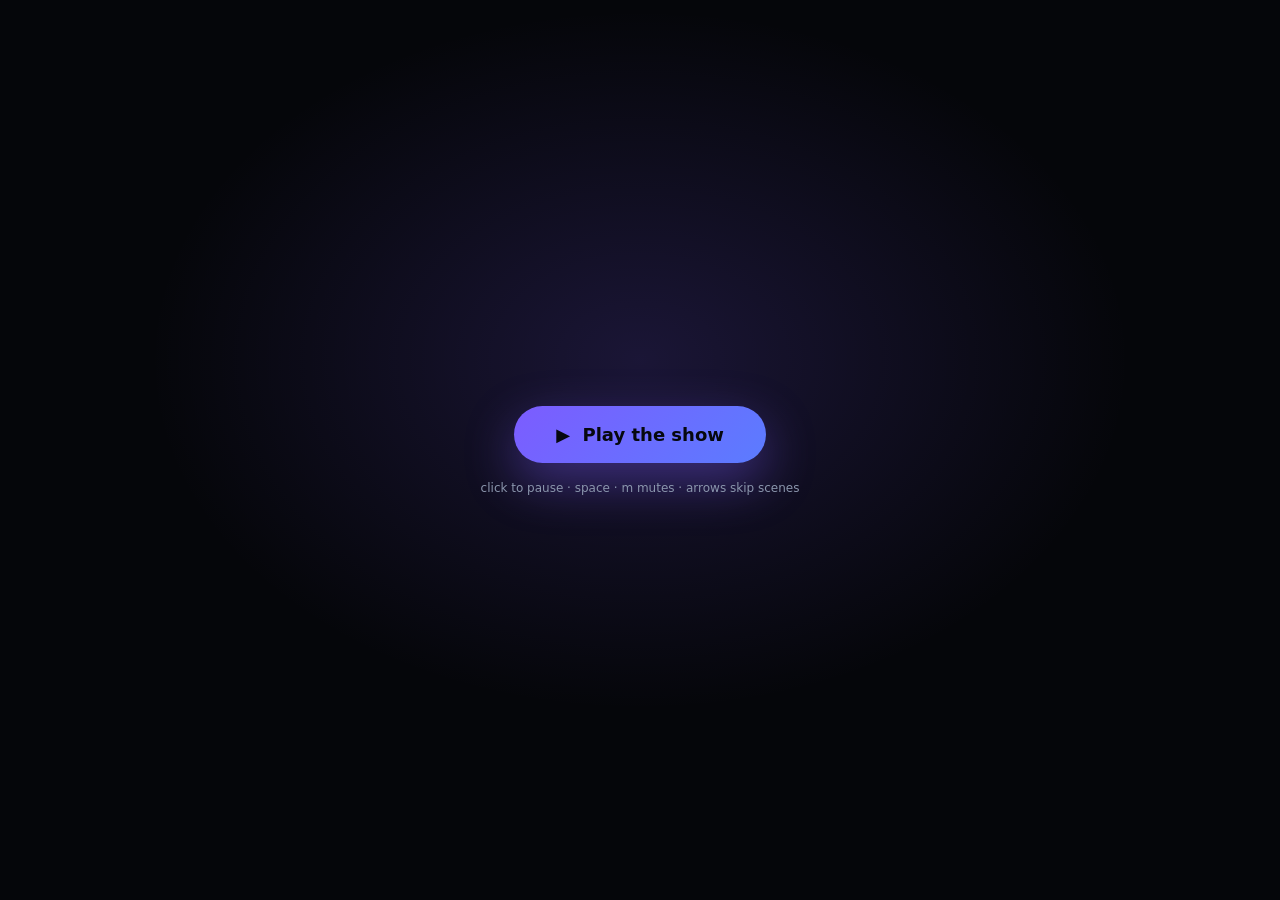
<file: examples/night-city.html>
<!DOCTYPE html>
<html lang="en" class="mode-studio"><head>
<meta charset="utf-8">
<meta name="viewport" content="width=device-width, initial-scale=1">
<title>Kinemotif — the HTML animation studio</title>
<meta name="description" content="Turn a paragraph into a moving, scored presentation. One HTML file. No video, no images, no internet.">
<style>
/* ============================================================
   Motion Studio — UI styles
   ============================================================ */
*, *::before, *::after { box-sizing: border-box; }

:root {
  --bg: #0b0d12;
  --panel: #12151d;
  --panel2: #171b25;
  --line: #232a38;
  --ink: #e8ecf5;
  --muted: #8b96ad;
  --accent: #7c5cff;
  --accent2: #22d3ee;
  --radius: 10px;
}

html, body {
  margin: 0; padding: 0;
  background: var(--bg);
  color: var(--ink);
  font-family: "Segoe UI", system-ui, -apple-system, sans-serif;
  font-size: 14px;
  -webkit-font-smoothing: antialiased;
}
body { overflow: hidden; }

button { font-family: inherit; font-size: inherit; cursor: pointer; }
input, select, textarea { font-family: inherit; font-size: inherit; }

.logo { font-weight: 800; letter-spacing: -0.02em; font-size: 20px; }
.logo span { color: var(--accent); }
.logo.small { font-size: 16px; }

.spacer { flex: 1; }
.muted { color: var(--muted); font-weight: 400; }

/* ---------------- buttons ---------------- */
.primary {
  background: linear-gradient(135deg, var(--accent), #5b7cff);
  color: #fff; border: 0; border-radius: 8px;
  padding: 9px 16px; font-weight: 600;
}
.primary:hover { filter: brightness(1.1); }
.primary.big { padding: 14px 26px; font-size: 16px; border-radius: 10px; }
.ghost {
  background: var(--panel2); color: var(--ink);
  border: 1px solid var(--line); border-radius: 8px;
  padding: 8px 14px;
}
.ghost:hover { border-color: #3a4459; }
.ghost.off { opacity: .55; }
.full { width: 100%; display: block; margin-top: 6px; }

/* ---------------- wizard ---------------- */
#wizard {
  height: 100vh; overflow-y: auto;
  background:
    radial-gradient(900px 500px at 12% -10%, rgba(124, 92, 255, .22), transparent 60%),
    radial-gradient(700px 500px at 95% 0%, rgba(34, 211, 238, .14), transparent 60%),
    var(--bg);
}
.wiz-inner { max-width: 1040px; margin: 0 auto; padding: 26px 24px 56px; }
.wiz-inner header { margin-bottom: 16px; }
.wiz-inner h1 { font-size: 33px; margin: 4px 0 8px; letter-spacing: -0.03em; line-height: 1.1; }
.wiz-inner .tag { color: var(--muted); font-size: 15px; max-width: 640px; line-height: 1.6; margin: 0; }
.wiz-inner section { margin-top: 22px; }
.wiz-inner h2 {
  font-size: 13px; text-transform: uppercase; letter-spacing: .12em;
  color: var(--muted); font-weight: 700; margin: 0 0 12px;
  display: flex; align-items: center; gap: 8px;
}
.wiz-inner h2 i {
  font-style: normal; width: 20px; height: 20px; border-radius: 50%;
  background: var(--accent); color: #fff; font-size: 11px;
  display: grid; place-items: center; letter-spacing: 0;
}

.style-cards { display: grid; grid-template-columns: repeat(3, 1fr); gap: 12px; }
.style-card {
  background: var(--panel); border: 2px solid var(--line);
  border-radius: var(--radius); padding: 8px; text-align: left;
  color: var(--ink); transition: border-color .15s, transform .15s;
}
.style-card:hover { transform: translateY(-2px); border-color: #3a4459; }
.style-card.on { border-color: var(--accent); box-shadow: 0 0 0 3px rgba(124, 92, 255, .18); }
.style-card .sw { width: 100%; height: 112px; object-fit: cover; display: block; border-radius: 6px; background: #000; }
.style-card .sc-name { font-weight: 700; margin-top: 8px; font-size: 13px; }
.style-card .sc-blurb { color: var(--muted); font-size: 11.5px; margin-top: 2px; }

.chips { display: flex; flex-wrap: wrap; gap: 8px; margin-bottom: 10px; }
.chip {
  background: var(--panel2); border: 1px solid var(--line); color: var(--muted);
  border-radius: 999px; padding: 6px 13px; font-size: 12.5px;
}
.chip:hover { color: var(--ink); border-color: var(--accent); }

#storyInput {
  width: 100%; min-height: 104px; resize: vertical;
  background: var(--panel); border: 1px solid var(--line); border-radius: var(--radius);
  color: var(--ink); padding: 14px; line-height: 1.65;
}
#storyInput:focus { outline: 0; border-color: var(--accent); }

.row3 { display: grid; grid-template-columns: repeat(3, 1fr); gap: 12px; }
.row3 label { display: block; font-size: 12px; color: var(--muted); }
.row3 select {
  width: 100%; margin-top: 6px; background: var(--panel);
  border: 1px solid var(--line); color: var(--ink);
  border-radius: 8px; padding: 9px 10px;
}

.wiz-actions { display: flex; gap: 12px; align-items: center; margin-top: 22px; }
.resume {
  margin-top: 18px; padding: 12px 16px; border-radius: 10px;
  background: var(--panel); border: 1px dashed var(--line); color: var(--muted);
}
.resume button {
  background: none; border: 0; color: var(--accent2);
  text-decoration: underline; font-weight: 600; padding: 0 4px;
}

/* ---------------- editor shell ---------------- */
#editor {
  display: grid;
  grid-template-columns: 288px minmax(0, 1fr) 320px;
  grid-template-rows: 54px minmax(0, 1fr);
  height: 100vh;
  background: var(--bg);
}
#topbar {
  grid-column: 1 / -1;
  display: flex; align-items: center; gap: 12px;
  padding: 0 14px; border-bottom: 1px solid var(--line);
  background: var(--panel);
}
.title-input {
  background: var(--panel2); border: 1px solid var(--line); color: var(--ink);
  border-radius: 8px; padding: 7px 11px; width: 260px;
}
.title-input:focus { outline: 0; border-color: var(--accent); }

#left, #right {
  background: var(--panel); overflow-y: auto; padding: 12px;
}
#left { border-right: 1px solid var(--line); }
#right { border-left: 1px solid var(--line); }

.pane-head {
  display: flex; align-items: center; justify-content: space-between;
  font-size: 11px; text-transform: uppercase; letter-spacing: .12em;
  color: var(--muted); font-weight: 700;
  margin: 14px 0 8px;
}
.pane-head:first-child { margin-top: 2px; }
.pane-head button {
  background: var(--panel2); border: 1px solid var(--line); color: var(--ink);
  width: 22px; height: 22px; border-radius: 6px; line-height: 1;
  font-size: 14px; padding: 0;
}
.pane-head button:hover { border-color: var(--accent); }

.scene-list { display: flex; flex-direction: column; gap: 6px; }
.scene-item {
  display: flex; gap: 8px; align-items: center;
  background: var(--panel2); border: 1px solid var(--line);
  border-radius: 8px; padding: 8px 9px; cursor: pointer;
}
.scene-item:hover { border-color: #3a4459; }
.scene-item.sel { border-color: var(--accent); background: #1b1830; }
.si-num {
  width: 20px; height: 20px; flex: 0 0 20px; border-radius: 5px;
  background: #232a3c; color: var(--muted); font-size: 11px;
  display: grid; place-items: center; font-weight: 700;
}
.si-main { min-width: 0; flex: 1; }
.si-title { font-size: 12.5px; font-weight: 600; white-space: nowrap; overflow: hidden; text-overflow: ellipsis; }
.si-sub { font-size: 10.5px; color: var(--muted); margin-top: 2px; }
.si-tools { display: flex; gap: 2px; opacity: 0; transition: opacity .12s; }
.scene-item:hover .si-tools { opacity: 1; }
.si-tools button {
  background: none; border: 0; color: var(--muted);
  font-size: 11px; padding: 2px 3px; border-radius: 4px;
}
.si-tools button:hover { background: #2a3348; color: var(--ink); }

.style-row { display: grid; grid-template-columns: 1fr 1fr; gap: 6px; }
.swatch {
  display: flex; align-items: center; gap: 6px;
  background: var(--panel2); border: 1px solid var(--line); color: var(--muted);
  border-radius: 7px; padding: 7px 8px; font-size: 11.5px; text-align: left;
}
.swatch i { width: 10px; height: 10px; border-radius: 3px; flex: 0 0 10px; }
.swatch.on { border-color: var(--accent); color: var(--ink); }

#moodSel {
  width: 100%; background: var(--panel2); border: 1px solid var(--line);
  color: var(--ink); border-radius: 8px; padding: 8px 10px;
}

/* ---------------- stage ---------------- */
#center {
  display: flex; flex-direction: column; min-width: 0; min-height: 0;
  background: #05060a;
}
#stagewrap {
  flex: 1; min-height: 0; display: flex;
  align-items: center; justify-content: center;
  padding: 14px; background: #05060a;
}
#stage {
  width: 100%; height: 100%;
  object-fit: contain;
  display: block;
  border-radius: 6px;
  box-shadow: 0 12px 40px rgba(0, 0, 0, .6);
  background: #000;
}

#transport {
  display: flex; align-items: center; gap: 8px;
  padding: 8px 14px; border-top: 1px solid var(--line);
  background: var(--panel);
}
.tbtn {
  background: var(--panel2); border: 1px solid var(--line); color: var(--ink);
  border-radius: 7px; width: 32px; height: 30px; padding: 0;
  display: grid; place-items: center; font-size: 12px;
}
.tbtn:hover { border-color: var(--accent); }
.tbtn.play { width: 44px; background: var(--accent); border-color: var(--accent); color: #fff; font-size: 13px; }
#timeLbl { font-variant-numeric: tabular-nums; color: var(--muted); font-size: 12px; margin-left: 4px; }
.mini { display: flex; align-items: center; gap: 6px; font-size: 11px; color: var(--muted); }
.mini input { width: 90px; }

#timeline { position: relative; height: 46px; padding: 8px 14px 12px; background: var(--panel); border-top: 1px solid var(--line); }
#track { display: flex; gap: 3px; height: 100%; }
.seg {
  position: relative; background: #232a3c; border-radius: 5px;
  min-width: 8px; cursor: pointer; overflow: hidden;
  border: 1px solid transparent;
}
.seg:hover { background: #2c3549; }
.seg.sel { border-color: var(--accent); background: #2a2547; }
.seg.now { background: #333d55; }
.seg b {
  position: absolute; inset: 0; display: grid; place-items: center;
  font-size: 10px; color: #7f8aa3; font-weight: 700;
}
#head {
  position: absolute; top: 6px; bottom: 10px; left: 0; width: 2px;
  background: var(--accent2); box-shadow: 0 0 8px var(--accent2);
  pointer-events: none;
}

/* ---------------- inspector ---------------- */
.fld { display: block; font-size: 11.5px; color: var(--muted); margin-bottom: 10px; }
.fld input[type="text"], .fld input:not([type]), .fld textarea, .fld select {
  width: 100%; margin-top: 5px; background: var(--panel2);
  border: 1px solid var(--line); color: var(--ink);
  border-radius: 7px; padding: 8px 9px; font-size: 12.5px;
}
.fld textarea { resize: vertical; line-height: 1.55; }
.fld input[type="range"] { width: 100%; margin-top: 8px; }
.fld input[type="color"] { width: 100%; height: 32px; margin-top: 5px; background: var(--panel2); border: 1px solid var(--line); border-radius: 7px; padding: 2px; }
.fld select:focus, .fld input:focus, .fld textarea:focus { outline: 0; border-color: var(--accent); }
.hint { font-size: 11px; color: #5d6880; line-height: 1.6; margin-top: 18px; }

/* ---------------- play only ---------------- */
#playlayer {
  position: fixed; inset: 0; z-index: 40;
  display: none; flex-direction: column; gap: 18px;
  align-items: center; justify-content: center;
  background: radial-gradient(700px 500px at 50% 40%, rgba(124, 92, 255, .18), transparent 70%), #05060a;
}
#playlayer.show { display: flex; }
#bigplay {
  background: linear-gradient(135deg, var(--accent), #5b7cff);
  color: #fff; border: 0; border-radius: 999px;
  padding: 18px 42px; font-size: 18px; font-weight: 700;
  box-shadow: 0 18px 50px rgba(124, 92, 255, .4);
}
#bigplay:hover { filter: brightness(1.08); }
.phint { color: var(--muted); font-size: 12px; }

html.mode-play body { background: #000; overflow: hidden; }
html.mode-play #wizard, html.mode-play #editor { display: none; }
html.mode-play #stagewrap {
  position: fixed; inset: 0; z-index: 5;
  display: block; padding: 0; background: #000;
}
html.mode-play #stage {
  width: 100vw; height: 100vh; border-radius: 0; box-shadow: none; cursor: pointer;
}

/* mode visibility */
html.mode-wizard #editor { display: none; }
html.mode-studio #wizard { display: none; }
html.mode-studio #playlayer { display: none; }
html.mode-wizard #playlayer { display: none; }

@media (max-width: 1100px) {
  #editor { grid-template-columns: 230px minmax(0, 1fr) 260px; }
  .style-cards { grid-template-columns: repeat(2, 1fr); }
}

/* ---------------- v2 additions ---------------- */
.iconbtn {
  background: var(--panel2); border: 1px solid var(--line); color: var(--ink);
  border-radius: 7px; width: 30px; height: 30px; padding: 0;
  display: grid; place-items: center; font-size: 13px; line-height: 1;
}
.iconbtn:hover { border-color: var(--accent); }
.iconbtn:disabled { opacity: .35; cursor: default; border-color: var(--line); }

.fldrow { display: grid; grid-template-columns: 1fr 1fr; gap: 8px; }
.fldrow .fld { margin-bottom: 10px; }

#reduceNote {
  display: none; margin-top: 16px; padding: 10px 14px; border-radius: 10px;
  background: rgba(124, 92, 255, .1); border: 1px solid rgba(124, 92, 255, .35);
  color: var(--muted); font-size: 12.5px;
}

#help {
  position: fixed; inset: 0; z-index: 60; display: none;
  align-items: center; justify-content: center;
  background: rgba(4, 6, 12, .78); backdrop-filter: blur(4px);
}
#help.show { display: flex; }
#help .card {
  background: var(--panel); border: 1px solid var(--line); border-radius: 14px;
  padding: 22px 26px; max-width: 520px; width: calc(100% - 48px);
  box-shadow: 0 30px 80px rgba(0, 0, 0, .6);
}
#help h3 { margin: 0 0 14px; font-size: 15px; letter-spacing: .02em; }
#help table { width: 100%; border-collapse: collapse; font-size: 13px; }
#help td { padding: 6px 0; border-bottom: 1px solid rgba(255, 255, 255, .05); color: var(--muted); }
#help td:first-child { width: 42%; }
#help kbd {
  background: var(--panel2); border: 1px solid var(--line); border-bottom-width: 2px;
  border-radius: 5px; padding: 2px 7px; font-family: inherit; font-size: 12px; color: var(--ink);
}

</style>
<style>
/* ---- a11y: the accent #5b7cff takes a dark ink (3.64 -> 5.2:1) ------------ */
button,a.btn.primary{color:#06080f!important}   /* clears both gradient stops: 4.6 and 5.5 */
</style>
</head>
<body>

<!-- ===================== WIZARD ===================== -->
<div id="wizard">
  <div class="wiz-inner">
    <header>
      <div class="logo">Kine<span>motif</span></div>
      <h1>Turn a paragraph into a moving, scored presentation.</h1>
      <p class="tag">One HTML file. It draws its own artwork, animates every scene, morphs between them and synthesises an original soundtrack as it plays. No video files, no images, no internet.</p>
    </header>

    <section>
      <h2><i>1</i> Pick a look</h2>
      <div id="styleCards" class="style-cards"><button class="style-card" type="button"><canvas class="sw" width="480" height="270"></canvas><div class="sc-name">Pixel Arcade</div><div class="sc-blurb">8-bit blocks, arcade type</div></button><button class="style-card" type="button"><canvas class="sw" width="1920" height="1080"></canvas><div class="sc-name">Stick Figure</div><div class="sc-blurb">ink on paper, hand-drawn</div></button><button class="style-card" type="button"><canvas class="sw" width="1280" height="720"></canvas><div class="sc-name">Neon Night</div><div class="sc-blurb">glowing strokes on black</div></button><button class="style-card" type="button"><canvas class="sw" width="1920" height="1080"></canvas><div class="sc-name">Paper Cut</div><div class="sc-blurb">layered cut-outs, warm serif</div></button><button class="style-card" type="button"><canvas class="sw" width="1280" height="720"></canvas><div class="sc-name">Cosmic Dream</div><div class="sc-blurb">deep space gradients, thin type</div></button><button class="style-card on" type="button"><canvas class="sw" width="960" height="540"></canvas><div class="sc-name">VHS Retro</div><div class="sc-blurb">80s sunset, chromatic fuzz</div></button></div>
    </section>

    <section>
      <h2><i>2</i> Give it a story</h2>
      <div id="demoChips" class="chips"><button type="button" class="chip">The Water Cycle</button><button type="button" class="chip">A Seed Becomes a Tree</button><button type="button" class="chip">Why We Ship Fast</button><button type="button" class="chip">A Night in the City</button></div>
      <textarea id="storyInput" placeholder="Paste a paragraph, a script, or just a topic. Each sentence becomes a scene with its own picture, and the scenes morph into each other."></textarea>
    </section>

    <section>
      <h2><i>3</i> Set the mood</h2>
      <div class="row3">
        <label>Music<select id="wizMood"><option value="uplifting">Uplifting</option><option value="calm">Calm</option><option value="epic">Epic</option><option value="playful">Playful</option><option value="tense">Tense</option><option value="lofi">Lo-fi</option><option value="none">Silent</option></select></label>
        <label>Pace<select id="wizPace">
          <option value="0.85">Brisk</option>
          <option value="1" selected="">Normal</option>
          <option value="1.3">Slow</option>
        </select></label>
        <label>Scene transition<select id="wizTrans">
          <option value="morph" selected="">Morph</option>
          <option value="fade">Fade</option>
          <option value="slide">Slide</option>
          <option value="wipe">Wipe</option>
          <option value="iris">Iris</option>
          <option value="glitch">Glitch</option>
          <option value="none">Hard cut</option>
        </select></label>
      </div>
    </section>

    <div class="wiz-actions">
      <button id="wizGo" class="primary big">Generate my show →</button>
      <button id="wizBlank" class="ghost">Start blank</button>
    </div>

    <div id="reduceNote">Your system asks for reduced motion, so shows will not auto-play here. Everything else works the same.</div>
    <div id="resumeNote" class="resume" style="display: block;">
      You have a saved project in this browser. <button id="resumeBtn">Continue editing it</button>
    </div>
  </div>
</div>

<!-- ===================== EDITOR ===================== -->
<div id="editor">
  <header id="topbar">
    <div class="logo small">Kine<span>motif</span></div>
    <input id="projTitle" class="title-input" value="My show" aria-label="Project title">
    <button id="btnUndo" class="iconbtn" title="Undo (Ctrl+Z)" disabled="">↶</button>
    <button id="btnRedo" class="iconbtn" title="Redo (Ctrl+Shift+Z)" disabled="">↷</button>
    <div class="spacer"></div>
    <button id="btnOpenJson" class="ghost" title="Open a .kinemotif.json project or an exported show">Open</button>
    <button id="btnSaveJson" class="ghost" title="Save the project as JSON">Save .json</button>
    <button id="btnHelp" class="iconbtn" title="Keyboard shortcuts (?)">?</button>
    <button id="btnNew" class="ghost">New from story</button>
    <button id="btnExport" class="primary">Export HTML show</button>
    <input id="fileInput" type="file" accept=".json,.html,application/json,text/html" hidden="">
  </header>

  <aside id="left">
    <div class="pane-head">Scenes <button id="btnAdd" title="Add a scene">+</button></div>
    <div id="sceneList" class="scene-list"><div class="scene-item sel"><div class="si-num">1</div><div class="si-main"><div class="si-title">The city does not sleep</div><div class="si-sub">moon · 4.5s · zoom · morph</div></div><div class="si-tools"><button type="button" data-a="up">↑</button><button type="button" data-a="down">↓</button><button type="button" data-a="del">✕</button></div></div><div class="scene-item"><div class="si-num">2</div><div class="si-main"><div class="si-title">Neon signs flicker over empty streets</div><div class="si-sub">city · 5.5s · rise · morph</div></div><div class="si-tools"><button type="button" data-a="up">↑</button><button type="button" data-a="down">↓</button><button type="button" data-a="del">✕</button></div></div><div class="scene-item"><div class="si-num">3</div><div class="si-main"><div class="si-title">A last train pulls out</div><div class="si-sub">city · 5.5s · rise · morph</div></div><div class="si-tools"><button type="button" data-a="up">↑</button><button type="button" data-a="down">↓</button><button type="button" data-a="del">✕</button></div></div><div class="scene-item"><div class="si-num">4</div><div class="si-main"><div class="si-title">Somewhere a kitchen is still open</div><div class="si-sub">book · 5.5s · rise · morph</div></div><div class="si-tools"><button type="button" data-a="up">↑</button><button type="button" data-a="down">↓</button><button type="button" data-a="del">✕</button></div></div><div class="scene-item"><div class="si-num">5</div><div class="si-main"><div class="si-title">Dawn arrives quietly over the rooftops</div><div class="si-sub">moon · 5.5s · rise · morph</div></div><div class="si-tools"><button type="button" data-a="up">↑</button><button type="button" data-a="down">↓</button><button type="button" data-a="del">✕</button></div></div><div class="scene-item"><div class="si-num">6</div><div class="si-main"><div class="si-title">And the city starts again</div><div class="si-sub">city · 5.5s · rise · morph</div></div><div class="si-tools"><button type="button" data-a="up">↑</button><button type="button" data-a="down">↓</button><button type="button" data-a="del">✕</button></div></div></div>
    <div class="pane-head">Look</div>
    <div id="styleRow" class="style-row" data-built="1"><button type="button" class="swatch" data-style="pixel"><i style="background:#ff4d6d"></i>Pixel</button><button type="button" class="swatch" data-style="stick"><i style="background:#e0512f"></i>Stick</button><button type="button" class="swatch" data-style="neon"><i style="background:#ff2d95"></i>Neon</button><button type="button" class="swatch" data-style="paper"><i style="background:#cf5c39"></i>Paper</button><button type="button" class="swatch" data-style="cosmic"><i style="background:#8b5cf6"></i>Cosmic</button><button type="button" class="swatch on" data-style="vhs"><i style="background:#ff2e88"></i>VHS</button></div>
    <div class="pane-head">Sound</div>
    <select id="moodSel"><option value="uplifting">Uplifting</option><option value="calm">Calm</option><option value="epic">Epic</option><option value="playful">Playful</option><option value="tense">Tense</option><option value="lofi">Lo-fi</option><option value="none">Silent</option></select>
    <button id="btnMute" class="ghost full">Music: on</button>
  </aside>

  <main id="center">
    <div id="stagewrap"><canvas id="stage" width="1920" height="1080"></canvas></div>
    <div id="transport">
      <button id="btnPrev" class="tbtn" title="Previous scene">⏮</button>
      <button id="btnPlay" class="tbtn play" title="Play / pause">▶</button>
      <button id="btnNext" class="tbtn" title="Next scene">⏭</button>
      <span id="timeLbl">0:00 / 0:32</span>
      <div class="spacer"></div>
      <label class="mini">Speed<input id="speed" type="range" min="0.5" max="2" step="0.1" value="1"></label>
      <button id="btnLoop" class="tbtn" title="Loop the show">↻</button>
      <button id="btnFull" class="tbtn" title="Fullscreen">⛶</button>
    </div>
    <div id="timeline"><div id="track"><div class="seg sel now" title="The city does not sleep" style="flex-grow: 4.5;"><b>1</b></div><div class="seg" title="Neon signs flicker over empty streets" style="flex-grow: 5.5;"><b>2</b></div><div class="seg" title="A last train pulls out" style="flex-grow: 5.5;"><b>3</b></div><div class="seg" title="Somewhere a kitchen is still open" style="flex-grow: 5.5;"><b>4</b></div><div class="seg" title="Dawn arrives quietly over the rooftops" style="flex-grow: 5.5;"><b>5</b></div><div class="seg" title="And the city starts again" style="flex-grow: 5.5;"><b>6</b></div></div><div id="head" style="left: 0%;"></div></div>
  </main>

  <aside id="right">
    <div class="pane-head">Scene <span id="sceneNum" class="muted">#1</span></div>
    <label class="fld">Title<input id="fTitle" type="text"></label>
    <label class="fld">Text<textarea id="fBody" rows="4"></textarea></label>
    <label class="fld">Visual<select id="fMotif"><option value="sun">Sun</option><option value="moon">Moon</option><option value="mountain">Mountain</option><option value="tree">Tree</option><option value="city">City</option><option value="wave">Waves</option><option value="cloud">Cloud</option><option value="star">Star</option><option value="rocket">Rocket</option><option value="bulb">Idea</option><option value="heart">Heart</option><option value="book">Book</option><option value="planet">Planet</option><option value="spiral">Spiral</option></select></label>
    <div class="fldrow">
      <label class="fld">Entrance<select id="fEnter"><option value="rise">rise</option><option value="fade">fade</option><option value="zoom">zoom</option><option value="slide">slide</option><option value="slideR">slideR</option><option value="drop">drop</option><option value="flip">flip</option><option value="blur">blur</option><option value="pop">pop</option><option value="none">none</option></select></label>
      <label class="fld">Easing<select id="fEase"><option value="linear">linear</option><option value="out">out</option><option value="inOut">inOut</option><option value="back">back</option><option value="expo">expo</option><option value="elastic">elastic</option><option value="bounce">bounce</option><option value="spring">spring</option></select></label>
    </div>
    <div class="fldrow">
      <label class="fld">Layout<select id="fLayout">
        <option value="split">Text + visual</option>
        <option value="center">Centered</option>
      </select></label>
      <label class="fld">Camera<select id="fCam"><option value="in">in</option><option value="out">out</option><option value="pan">pan</option><option value="none">none</option></select></label>
    </div>
    <label class="fld">Duration <span id="fDurLbl" class="muted">4.5s</span><input id="fDur" type="range" min="2" max="15" step="0.5" value="5"></label>
    <label class="fld">Transition<select id="fTrans"><option value="morph">morph</option><option value="fade">fade</option><option value="slide">slide</option><option value="wipe">wipe</option><option value="iris">iris</option><option value="glitch">glitch</option><option value="none">none</option></select></label>
    <label class="fld">Accent<input id="fAccent" type="color" value="#ff2d95"></label>
    <p class="hint">Space plays and pauses. Left and right arrows jump between scenes. Everything you edit is saved in this browser; Export writes a single HTML file that plays on its own.</p>
  </aside>
</div>

<!-- ===================== PLAY-ONLY OVERLAY ===================== -->
<div id="playlayer">
  <button id="bigplay">▶&nbsp; Play the show</button>
  <div class="phint">click to pause · space · m mutes · arrows skip scenes</div>
</div>

<!-- ===================== SHORTCUTS ===================== -->
<div id="help">
  <div class="card">
    <h3>Keyboard shortcuts</h3>
    <table>
      <tbody><tr><td><kbd>Space</kbd></td><td>Play / pause</td></tr>
      <tr><td><kbd>←</kbd> <kbd>→</kbd></td><td>Previous / next scene</td></tr>
      <tr><td><kbd>Ctrl</kbd>+<kbd>Z</kbd></td><td>Undo</td></tr>
      <tr><td><kbd>Ctrl</kbd>+<kbd>Shift</kbd>+<kbd>Z</kbd></td><td>Redo</td></tr>
      <tr><td><kbd>E</kbd></td><td>Export the HTML show</td></tr>
      <tr><td><kbd>?</kbd></td><td>This panel</td></tr>
      <tr><td><kbd>Esc</kbd></td><td>Close this panel</td></tr>
    </tbody></table>
  </div>
</div>

<script>window.__SHOW__={"title":"The city does not sleep. Neon","style":"vhs","mood":"uplifting","pace":1,"transition":"morph","scenes":[{"title":"The city does not sleep","body":"","motif":"moon","dur":4.5,"layout":"center","transition":"morph","accent":"#ff2e88","enter":"zoom","ease":"back","cam":"in"},{"title":"Neon signs flicker over empty streets","body":"","motif":"city","dur":5.5,"layout":"split","transition":"morph","accent":"#00e5ff","enter":"rise","ease":"back","cam":"in"},{"title":"A last train pulls out","body":"","motif":"city","dur":5.5,"layout":"split","transition":"morph","accent":"#ffb300","enter":"rise","ease":"back","cam":"pan"},{"title":"Somewhere a kitchen is still open","body":"","motif":"book","dur":5.5,"layout":"split","transition":"morph","accent":"#7cff5a","enter":"rise","ease":"back","cam":"in"},{"title":"Dawn arrives quietly over the rooftops","body":"","motif":"moon","dur":5.5,"layout":"split","transition":"morph","accent":"#ff2e88","enter":"rise","ease":"back","cam":"in"},{"title":"And the city starts again","body":"","motif":"city","dur":5.5,"layout":"center","transition":"morph","accent":"#00e5ff","enter":"rise","ease":"back","cam":"pan"}]};window.__PLAY__=1;</script>

<script>
/* ============================================================
   Motion Studio — render core
   Canvas engine: styles, motifs, scenes, morphing, transitions
   ============================================================ */
(function () {
  'use strict';

  var W = 1920, H = 1080, TAU = Math.PI * 2;

  function clamp(v, a, b) { return v < a ? a : (v > b ? b : v); }
  function lerp(a, b, t) { return a + (b - a) * t; }
  function easeOut(t) { t = clamp(t, 0, 1); return 1 - Math.pow(1 - t, 3); }
  function easeInOut(t) { t = clamp(t, 0, 1); return t < .5 ? 2 * t * t : 1 - Math.pow(-2 * t + 2, 2) / 2; }
  function easeOutBack(t) { t = clamp(t, 0, 1); var c = 1.70158; return 1 + (c + 1) * Math.pow(t - 1, 3) + c * Math.pow(t - 1, 2); }

  var EASES = {
    linear: function (t) { return t; },
    out: function (t) { return easeOut(t); },
    inOut: function (t) { return easeInOut(t); },
    back: function (t) { return easeOutBack(t); },
    expo: function (t) {
      t = clamp(t, 0, 1);
      return t === 0 ? 0 : (t === 1 ? 1 : (t < 0.5 ? Math.pow(2, 20 * t - 10) / 2 : (2 - Math.pow(2, -20 * t + 10)) / 2));
    },
    elastic: function (t) {
      t = clamp(t, 0, 1);
      if (t === 0 || t === 1) return t;
      return Math.pow(2, -10 * t) * Math.sin((t * 10 - 0.75) * (TAU / 3)) + 1;
    },
    bounce: function (t) {
      t = clamp(t, 0, 1);
      var n1 = 7.5625, d1 = 2.75;
      if (t < 1 / d1) return n1 * t * t;
      if (t < 2 / d1) { t -= 1.5 / d1; return n1 * t * t + 0.75; }
      if (t < 2.5 / d1) { t -= 2.25 / d1; return n1 * t * t + 0.9375; }
      t -= 2.625 / d1; return n1 * t * t + 0.984375;
    },
    spring: function (t) {
      t = clamp(t, 0, 1);
      return 1 - Math.cos(t * Math.PI * 1.5) * Math.exp(-t * 5);
    }
  };
  var ENTERS = ['rise', 'fade', 'zoom', 'slide', 'slideR', 'drop', 'flip', 'blur', 'pop', 'none'];
  var CAMS = ['in', 'out', 'pan', 'none'];
  function enterEase(sc, t) {
    var fn = EASES[sc.ease || 'back'] || EASES.back;
    return fn(clamp(t / 0.9, 0, 1));
  }
  function cameraFor(sc, t, st) {
    if (window.MS_REDUCE || sc.cam === 'none') return { x: 0, y: 0, z: 1 };
    var dur = Math.max(0.8, sc.dur || 5);
    var e = easeInOut(clamp(t / dur, 0, 1));
    if (sc.cam === 'out') return { x: 0, y: 0, z: 1.07 - 0.07 * e };
    if (sc.cam === 'pan') return { x: lerp(-28, 28, e), y: 0, z: 1.05 };
    return { x: 0, y: 0, z: 1 + 0.07 * e };
  }

  function seeded(seed) {
    var a = seed >>> 0;
    return function () {
      a |= 0; a = a + 0x6D2B79F5 | 0;
      var t = Math.imul(a ^ a >>> 15, 1 | a);
      t = t + Math.imul(t ^ t >>> 7, 61 | t) ^ t;
      return ((t ^ t >>> 14) >>> 0) / 4294967296;
    };
  }
  function hashStr(s) {
    var h = 2166136261, i;
    s = String(s || '');
    for (i = 0; i < s.length; i++) { h ^= s.charCodeAt(i); h = Math.imul(h, 16777619); }
    return h >>> 0;
  }

  /* ------------------------------------------------------------
     COLOUR — contrast-safe accents
     Ported from the fleet's colour core: WCAG relative luminance,
     HSL round-trip, and a nudge loop that keeps an accent legible
     against whatever background the style paints.
     ------------------------------------------------------------ */
  function hexToRgb(hex) {
    var h = String(hex || '').replace('#', '');
    if (h.length === 3) h = h[0] + h[0] + h[1] + h[1] + h[2] + h[2];
    var n = parseInt(h, 16);
    if (isNaN(n)) return { r: 255, g: 255, b: 255 };
    return { r: (n >> 16) & 255, g: (n >> 8) & 255, b: n & 255 };
  }
  function rgbToHex(c) {
    function f(v) { var s = Math.round(clamp(v, 0, 255)).toString(16); return s.length < 2 ? '0' + s : s; }
    return '#' + f(c.r) + f(c.g) + f(c.b);
  }
  function channelLum(v) {
    v = clamp(v, 0, 255) / 255;
    return v <= 0.03928 ? v / 12.92 : Math.pow((v + 0.055) / 1.055, 2.4);
  }
  function relLum(c) { return 0.2126 * channelLum(c.r) + 0.7152 * channelLum(c.g) + 0.0722 * channelLum(c.b); }
  function contrastRatio(a, b) {
    var la = relLum(hexToRgb(a)), lb = relLum(hexToRgb(b));
    return (Math.max(la, lb) + 0.05) / (Math.min(la, lb) + 0.05);
  }
  function rgbToHsl(c) {
    var r = c.r / 255, g = c.g / 255, b = c.b / 255;
    var max = Math.max(r, g, b), min = Math.min(r, g, b), d = max - min;
    var h = 0, s = 0, l = (max + min) / 2;
    if (d) {
      s = d / (1 - Math.abs(2 * l - 1) || 1);
      if (max === r) h = ((g - b) / d) % 6;
      else if (max === g) h = (b - r) / d + 2;
      else h = (r - g) / d + 4;
      h *= 60;
      if (h < 0) h += 360;
    }
    return { h: h, s: s * 100, l: l * 100 };
  }
  function hslToRgb(h, s, l) {
    h = ((h % 360) + 360) % 360; s = clamp(s, 0, 100) / 100; l = clamp(l, 0, 100) / 100;
    var c = (1 - Math.abs(2 * l - 1)) * s, x = c * (1 - Math.abs(((h / 60) % 2) - 1)), m = l - c / 2, p;
    if (h < 60) p = [c, x, 0];
    else if (h < 120) p = [x, c, 0];
    else if (h < 180) p = [0, c, x];
    else if (h < 240) p = [0, x, c];
    else if (h < 300) p = [x, 0, c];
    else p = [c, 0, x];
    return { r: (p[0] + m) * 255, g: (p[1] + m) * 255, b: (p[2] + m) * 255 };
  }
  function ensureContrast(fg, bg, min) {
    min = min || 3;
    if (contrastRatio(fg, bg) >= min) return fg;
    var hsl = rgbToHsl(hexToRgb(fg));
    var darken = relLum(hexToRgb(bg)) > 0.32;
    var out = fg;
    for (var step = 1; step <= 24; step++) {
      var l = clamp(hsl.l + (darken ? -step * 4 : step * 4), 5, 95);
      out = rgbToHex(hslToRgb(hsl.h, hsl.s, l));
      if (contrastRatio(out, bg) >= min) return out;
    }
    return out;
  }

  /* ------------------------------------------------------------
     STYLES
     ------------------------------------------------------------ */
  var STYLES = {
    pixel: {
      id: 'pixel', name: 'Pixel Arcade', blurb: '8-bit blocks, arcade type',
      res: [480, 270], smooth: false, glow: 0,
      pal: { bg: '#150e2e', bg2: '#2a1a5e', ink: '#f7f3e3', dim: '#3d2a78', a: ['#ff4d6d', '#ffd166', '#3ddc97', '#4cc9f0'] },
      font: { d: '"Courier New",ui-monospace,monospace', b: '"Courier New",ui-monospace,monospace', dw: '700', bw: '700', sp: 2 }
    },
    stick: {
      id: 'stick', name: 'Stick Figure', blurb: 'ink on paper, hand-drawn',
      res: [1920, 1080], smooth: true, glow: 0,
      pal: { bg: '#f8f6ef', bg2: '#efece1', ink: '#191b21', dim: '#c9c3b4', a: ['#e0512f', '#2b6cb0', '#c98a00', '#2f8f6f'] },
      font: { d: '"Segoe Print","Bradley Hand","Comic Sans MS",cursive', b: '"Segoe UI",system-ui,sans-serif', dw: '700', bw: '400', sp: 0 }
    },
    neon: {
      id: 'neon', name: 'Neon Night', blurb: 'glowing strokes on black',
      res: [1280, 720], smooth: true, glow: 24,
      pal: { bg: '#05030d', bg2: '#12082b', ink: '#eaf6ff', dim: '#2a1d55', a: ['#ff2d95', '#22d3ee', '#a78bfa', '#facc15'] },
      font: { d: '"Segoe UI",system-ui,sans-serif', b: '"Segoe UI",system-ui,sans-serif', dw: '800', bw: '400', sp: 1 }
    },
    paper: {
      id: 'paper', name: 'Paper Cut', blurb: 'layered cut-outs, warm serif',
      res: [1920, 1080], smooth: true, glow: 0,
      pal: { bg: '#f4ead9', bg2: '#e8dac3', ink: '#2c2419', dim: '#dbc9ad', a: ['#cf5c39', '#3f6f7a', '#c9a227', '#7a8450'] },
      font: { d: 'Georgia,"Times New Roman",serif', b: 'Georgia,serif', dw: '700', bw: '400', sp: 0 }
    },
    cosmic: {
      id: 'cosmic', name: 'Cosmic Dream', blurb: 'deep space gradients, thin type',
      res: [1280, 720], smooth: true, glow: 18,
      pal: { bg: '#080818', bg2: '#1b1040', ink: '#f0f4ff', dim: '#2b2458', a: ['#8b5cf6', '#38bdf8', '#f472b6', '#fbbf24'] },
      font: { d: '"Segoe UI",system-ui,sans-serif', b: '"Segoe UI",system-ui,sans-serif', dw: '300', bw: '300', sp: 3 }
    },
    vhs: {
      id: 'vhs', name: 'VHS Retro', blurb: '80s sunset, chromatic fuzz',
      res: [960, 540], smooth: true, glow: 12,
      pal: { bg: '#12002e', bg2: '#480c53', ink: '#fff3d6', dim: '#63206b', a: ['#ff2e88', '#00e5ff', '#ffb300', '#7cff5a'] },
      font: { d: 'Impact,"Arial Black",sans-serif', b: '"Courier New",monospace', dw: '400', bw: '700', sp: 1 }
    }
  };
  var STYLE_LIST = ['pixel', 'stick', 'neon', 'paper', 'cosmic', 'vhs'].map(function (k) { return STYLES[k]; });

  /* ------------------------------------------------------------
     MOTIFS — every visual is a closed polygon so it can morph
     ------------------------------------------------------------ */
  function circlePts(n, r) {
    var o = [], i;
    n = n || 72; r = r || 1;
    for (i = 0; i < n; i++) { var a = i / n * TAU - Math.PI / 2; o.push({ x: Math.cos(a) * r, y: Math.sin(a) * r }); }
    return o;
  }
  function starPts(points, r1, r2, n) {
    var o = [], i, segs = points * 2;
    n = n || 64;
    for (i = 0; i < n; i++) {
      var a = i / n * TAU - Math.PI / 2;
      var k = (i / n) * segs;
      var f = Math.abs(((k % 2) + 1) % 2);
      var rad = lerp(r2, r1, f);
      o.push({ x: Math.cos(a) * rad, y: Math.sin(a) * rad });
    }
    return o;
  }
  function polyPts(arr) { return arr.map(function (p) { return { x: p[0], y: p[1] }; }); }
  function blobPts(n, bumps, amp, base) {
    var o = [], i;
    for (i = 0; i < n; i++) {
      var a = i / n * TAU - Math.PI / 2;
      var r = base + amp * Math.cos(bumps * a);
      o.push({ x: Math.cos(a) * r, y: Math.sin(a) * r });
    }
    return o;
  }
  function heartPts(n) {
    n = n || 72;
    var o = [], i;
    for (i = 0; i < n; i++) {
      var t = i / n * TAU;
      var x = 16 * Math.pow(Math.sin(t), 3);
      var y = -(13 * Math.cos(t) - 5 * Math.cos(2 * t) - 2 * Math.cos(3 * t) - Math.cos(4 * t));
      o.push({ x: x / 17, y: y / 17 });
    }
    return o;
  }
  function moonPts(n) {
    n = n || 72;
    var o = circlePts(n), i;
    for (i = 0; i < o.length; i++) {
      var dx = o[i].x - 0.62, dy = o[i].y + 0.18;
      var d = Math.hypot(dx, dy);
      if (d < 0.92) {
        var s = 0.92 / (d || 1e-6);
        o[i] = { x: 0.62 + dx * s, y: -0.18 + dy * s };
      }
    }
    return o;
  }
  function treePts(n) {
    n = n || 72;
    var o = [], i;
    for (i = 0; i < n; i++) {
      var a = i / n * TAU - Math.PI / 2;
      var r = 0.92 + 0.1 * Math.cos(5 * a);
      var y = Math.sin(a) * r;
      var x = Math.cos(a) * r;
      if (y > 0.45) { x *= clamp(1 - (y - 0.45) * 2.6, 0.18, 1); }
      o.push({ x: x, y: y * 0.92 - 0.05 });
    }
    return o;
  }
  function bulbPts(n) {
    n = n || 72;
    var o = circlePts(n), i;
    for (i = 0; i < o.length; i++) {
      if (o[i].y > 0.35) {
        var f = clamp(1 - (o[i].y - 0.35) * 1.9, 0.34, 1);
        o[i] = { x: o[i].x * f, y: o[i].y };
      }
    }
    return o;
  }

  var MOTIFS = {
    sun: { label: 'Sun', pts: function () { return starPts(12, 1, 0.74, 72); } },
    moon: { label: 'Moon', pts: moonPts },
    mountain: { label: 'Mountain', pts: function () { return polyPts([[-1, 1], [-0.62, 0.05], [-0.3, 0.42], [0.05, -0.78], [0.42, 0.1], [0.66, -0.24], [1, 1]]); } },
    tree: { label: 'Tree', pts: treePts },
    city: { label: 'City', pts: function () { return polyPts([[-1, 1], [-1, -0.12], [-0.7, -0.12], [-0.7, -0.62], [-0.38, -0.62], [-0.38, 0.12], [-0.08, 0.12], [-0.08, -0.88], [0.22, -0.88], [0.22, -0.28], [0.54, -0.28], [0.54, -0.56], [0.84, -0.56], [0.84, 0.3], [1, 0.3], [1, 1]]); } },
    wave: {
      label: 'Waves', pts: function () {
        var o = [], i, n = 30;
        for (i = 0; i <= n; i++) { var x = -1 + i / n * 2; o.push({ x: x, y: -0.34 + 0.30 * Math.sin((x + 1) * Math.PI * 1.6) }); }
        for (i = n; i >= 0; i--) { var x2 = -1 + i / n * 2; o.push({ x: x2, y: 0.42 + 0.30 * Math.sin((x2 + 1) * Math.PI * 1.6) }); }
        return o;
      }
    },
    cloud: { label: 'Cloud', pts: function () { return blobPts(64, 5, 0.16, 0.72).map(function (p) { return { x: p.x, y: p.y * 0.78 }; }); } },
    star: { label: 'Star', pts: function () { return starPts(5, 1, 0.42, 72); } },
    rocket: { label: 'Rocket', pts: function () { return polyPts([[0, -1], [0.27, -0.34], [0.29, 0.36], [0.62, 0.62], [0.58, 0.96], [0.18, 0.72], [-0.18, 0.72], [-0.58, 0.96], [-0.62, 0.62], [-0.29, 0.36], [-0.27, -0.34]]); } },
    bulb: { label: 'Idea', pts: bulbPts },
    heart: { label: 'Heart', pts: heartPts },
    book: { label: 'Book', pts: function () { return polyPts([[-1, 0.62], [-1, -0.5], [-0.12, -0.3], [0, -0.26], [0.12, -0.3], [1, -0.5], [1, 0.62], [0.12, 0.4], [0, 0.44], [-0.12, 0.4]]); } },
    planet: { label: 'Planet', pts: function () { return circlePts(64, 0.86); } },
    spiral: {
      label: 'Spiral', pts: function () {
        var o = [], i, n = 80;
        for (i = 0; i < n; i++) {
          var a = i / n * TAU * 2.4;
          var r = 0.12 + (i / n) * 0.9;
          o.push({ x: Math.cos(a) * r, y: Math.sin(a) * r });
        }
        for (i = n - 1; i >= 0; i--) {
          var a2 = i / n * TAU * 2.4, r2 = 0.12 + (i / n) * 0.9;
          o.push({ x: Math.cos(a2) * (r2 - 0.11), y: Math.sin(a2) * (r2 - 0.11) });
        }
        return o;
      }
    }
  };
  var MOTIF_LIST = Object.keys(MOTIFS);

  function signedArea(p) {
    var s = 0, i;
    for (i = 0; i < p.length; i++) { var a = p[i], b = p[(i + 1) % p.length]; s += a.x * b.y - b.x * a.y; }
    return s / 2;
  }
  function resample(pts, n) {
    var N = pts.length, cum = [0], total = 0, i;
    for (i = 0; i < N; i++) {
      var a = pts[i], b = pts[(i + 1) % N];
      total += Math.hypot(b.x - a.x, b.y - a.y);
      cum.push(total);
    }
    if (total < 1e-6) { total = 1; cum = cum.map(function (_, k) { return k; }); }
    var out = [], j = 0;
    for (var k = 0; k < n; k++) {
      var target = total * k / n;
      while (j < N - 1 && cum[j + 1] < target) j++;
      var segLen = (cum[j + 1] - cum[j]) || 1e-6;
      var t = (target - cum[j]) / segLen;
      var p0 = pts[j], p1 = pts[(j + 1) % N];
      out.push({ x: lerp(p0.x, p1.x, t), y: lerp(p0.y, p1.y, t) });
    }
    return out;
  }
  function normalizePts(pts, n) {
    var p = pts.slice();
    if (signedArea(p) < 0) p.reverse();
    p = resample(p, n || 96);
    var best = 0, bestY = Infinity, i;
    for (i = 0; i < p.length; i++) { if (p[i].y < bestY - 1e-9) { bestY = p[i].y; best = i; } }
    return p.slice(best).concat(p.slice(0, best));
  }
  var MOTIF_CACHE = {};
  function motifPoints(name, n) {
    n = n || 96;
    var key = name + '|' + n;
    if (!MOTIF_CACHE[key]) {
      var m = MOTIFS[name] || MOTIFS.sun;
      MOTIF_CACHE[key] = normalizePts(m.pts(), n);
    }
    return MOTIF_CACHE[key];
  }
  function morphPoints(a, b, t) {
    var A = motifPoints(a), B = motifPoints(b), o = [], i;
    for (i = 0; i < A.length; i++) o.push({ x: lerp(A[i].x, B[i].x, t), y: lerp(A[i].y, B[i].y, t) });
    return o;
  }

  /* ------------------------------------------------------------
     BACKGROUNDS
     ------------------------------------------------------------ */
  function drawBG(g, sc, t, st) {
    var p = st.pal, i;
    switch (st.id) {
      case 'pixel': {
        var gr = g.createLinearGradient(0, 0, 0, H);
        gr.addColorStop(0, p.bg2); gr.addColorStop(1, p.bg);
        g.fillStyle = gr; g.fillRect(0, 0, W, H);
        var r = seeded(11);
        g.fillStyle = p.ink;
        for (i = 0; i < 34; i++) {
          var x = Math.round(r() * W / 16) * 16, y = Math.round(r() * H * 0.55 / 16) * 16;
          g.globalAlpha = 0.35 + 0.4 * Math.abs(Math.sin(t * 1.6 + i));
          g.fillRect(x, y, 8, 8);
        }
        g.globalAlpha = 1;
        g.fillStyle = p.dim; g.fillRect(0, H * 0.84, W, H * 0.16);
        g.fillStyle = 'rgba(255,255,255,.06)';
        for (i = 0; i < 26; i++) g.fillRect(i * 80, H * 0.84, 40, 8);
        break;
      }
      case 'stick': {
        g.fillStyle = p.bg; g.fillRect(0, 0, W, H);
        g.strokeStyle = 'rgba(25,27,33,.07)'; g.lineWidth = 2;
        for (i = 1; i < 14; i++) { g.beginPath(); g.moveTo(0, i * 78); g.lineTo(W, i * 78 + 6); g.stroke(); }
        g.strokeStyle = 'rgba(25,27,33,.12)'; g.lineWidth = 3;
        g.beginPath(); g.moveTo(90, 0); g.lineTo(90, H); g.stroke();
        break;
      }
      case 'neon': {
        g.fillStyle = p.bg; g.fillRect(0, 0, W, H);
        var rg = g.createRadialGradient(W * 0.72, H * 0.45, 20, W * 0.72, H * 0.45, 700);
        rg.addColorStop(0, 'rgba(120,60,220,.34)'); rg.addColorStop(1, 'rgba(0,0,0,0)');
        g.fillStyle = rg; g.fillRect(0, 0, W, H);
        g.strokeStyle = 'rgba(120,90,255,.30)'; g.lineWidth = 2;
        for (i = 0; i < 12; i++) {
          var yy = H * 0.62 + Math.pow(i / 11, 2) * H * 0.45;
          g.beginPath(); g.moveTo(0, yy); g.lineTo(W, yy); g.stroke();
        }
        for (i = -10; i <= 10; i++) {
          g.beginPath(); g.moveTo(W / 2 + i * 60, H * 0.62); g.lineTo(W / 2 + i * 320, H); g.stroke();
        }
        break;
      }
      case 'paper': {
        g.fillStyle = p.bg; g.fillRect(0, 0, W, H);
        g.fillStyle = p.bg2;
        g.beginPath(); g.arc(W * 0.78, H * 0.2, 420, 0, TAU); g.fill();
        g.fillStyle = 'rgba(255,255,255,.35)';
        g.beginPath(); g.moveTo(0, H * 0.86); g.quadraticCurveTo(W * 0.5, H * 0.76, W, H * 0.9); g.lineTo(W, H); g.lineTo(0, H); g.fill();
        var rr = seeded(5);
        g.fillStyle = 'rgba(120,90,60,.055)';
        for (i = 0; i < 300; i++) g.fillRect(rr() * W, rr() * H, 2, 2);
        break;
      }
      case 'cosmic': {
        var cg = g.createRadialGradient(W * 0.3, H * 0.25, 40, W * 0.4, H * 0.5, 1200);
        cg.addColorStop(0, p.bg2); cg.addColorStop(0.55, '#0c0a24'); cg.addColorStop(1, p.bg);
        g.fillStyle = cg; g.fillRect(0, 0, W, H);
        var cr = seeded(23);
        for (i = 0; i < 130; i++) {
          var sx = cr() * W, sy = cr() * H, sr = cr() * 1.8 + 0.4;
          g.globalAlpha = 0.25 + 0.65 * Math.abs(Math.sin(t * 0.9 + i * 0.7));
          g.fillStyle = '#fff';
          g.beginPath(); g.arc(sx, sy, sr, 0, TAU); g.fill();
        }
        g.globalAlpha = 1;
        break;
      }
      case 'vhs': {
        var vg = g.createLinearGradient(0, 0, 0, H * 0.75);
        vg.addColorStop(0, '#1a0140'); vg.addColorStop(0.55, '#7a1266'); vg.addColorStop(1, '#ff7a3d');
        g.fillStyle = vg; g.fillRect(0, 0, W, H);
        g.fillStyle = 'rgba(255,220,120,.55)';
        g.beginPath(); g.arc(W / 2, H * 0.6, 200, 0, TAU); g.fill();
        g.fillStyle = p.bg; g.fillRect(0, H * 0.72, W, H * 0.28);
        g.strokeStyle = 'rgba(0,229,255,.55)'; g.lineWidth = 2;
        for (i = 0; i < 10; i++) {
          var y2 = H * 0.72 + Math.pow(i / 9, 2) * H * 0.28;
          g.beginPath(); g.moveTo(0, y2); g.lineTo(W, y2); g.stroke();
        }
        for (i = -8; i <= 8; i++) {
          g.beginPath(); g.moveTo(W / 2 + i * 40, H * 0.72); g.lineTo(W / 2 + i * 210, H); g.stroke();
        }
        break;
      }
    }
  }

  /* ------------------------------------------------------------
     MOTIF PAINTING
     ------------------------------------------------------------ */
  function pathFrom(pts, cx, cy, r, rot) {
    var path = new Path2D(), ca = Math.cos(rot || 0), sa = Math.sin(rot || 0), i;
    for (i = 0; i < pts.length; i++) {
      var x = pts[i].x * r, y = pts[i].y * r;
      var px = cx + (x * ca - y * sa), py = cy + (x * sa + y * ca);
      if (i === 0) path.moveTo(px, py); else path.lineTo(px, py);
    }
    path.closePath();
    return path;
  }

  function paintMotif(g, pts, cx, cy, r, rot, st, accent, opts) {
    opts = opts || {};
    var p = st.pal, path = pathFrom(pts, cx, cy, r, rot), i;
    g.save();
    if (opts.alpha != null) g.globalAlpha = opts.alpha;
    switch (st.id) {
      case 'pixel': {
        g.fillStyle = accent; g.fill(path);
        g.fillStyle = 'rgba(255,255,255,.28)';
        g.fill(pathFrom(pts.map(function (q) { return { x: q.x * 0.9 - 0.06, y: q.y * 0.9 - 0.06 }; }), cx, cy, r, rot));
        break;
      }
      case 'stick': {
        var wob = pts.map(function (q) {
          return { x: q.x + Math.sin(q.y * 7 + (opts.phase || 0)) * 0.012, y: q.y + Math.cos(q.x * 7 + (opts.phase || 0)) * 0.012 };
        });
        g.lineJoin = 'round'; g.lineCap = 'round';
        g.strokeStyle = p.ink; g.lineWidth = 8; g.stroke(pathFrom(wob, cx, cy, r, rot));
        g.strokeStyle = accent; g.lineWidth = 8; g.setLineDash([26, 22]); g.lineDashOffset = -(opts.phase || 0) * 12;
        g.stroke(pathFrom(wob, cx, cy, r, rot)); g.setLineDash([]);
        break;
      }
      case 'neon': {
        g.shadowColor = accent; g.shadowBlur = st.glow;
        g.strokeStyle = accent; g.lineWidth = 8; g.stroke(path);
        g.strokeStyle = accent; g.lineWidth = 8; g.stroke(path);
        g.shadowBlur = 0; g.strokeStyle = 'rgba(255,255,255,.92)'; g.lineWidth = 2.4; g.stroke(path);
        break;
      }
      case 'paper': {
        g.shadowColor = 'rgba(70,45,20,.30)'; g.shadowBlur = 22; g.shadowOffsetY = 14;
        g.fillStyle = accent; g.fill(path);
        g.shadowColor = 'transparent';
        g.fillStyle = 'rgba(255,255,255,.18)';
        g.fill(pathFrom(pts.map(function (q) { return { x: q.x * 0.82, y: q.y * 0.82 }; }), cx, cy, r, rot));
        break;
      }
      case 'cosmic': {
        var gr = g.createLinearGradient(cx - r, cy - r, cx + r, cy + r);
        gr.addColorStop(0, accent); gr.addColorStop(1, 'rgba(255,255,255,.10)');
        g.shadowColor = accent; g.shadowBlur = 40;
        g.fillStyle = gr; g.fill(path);
        g.shadowBlur = 0;
        g.strokeStyle = 'rgba(255,255,255,.55)'; g.lineWidth = 2; g.stroke(path);
        break;
      }
      case 'vhs': {
        g.fillStyle = 'rgba(0,229,255,.85)';
        g.fill(pathFrom(pts, cx + 7, cy, r, rot));
        g.fillStyle = 'rgba(255,46,136,.85)';
        g.fill(pathFrom(pts, cx - 7, cy, r, rot));
        g.fillStyle = accent; g.fill(path);
        break;
      }
    }
    g.restore();
  }

  function motifDetail(g, name, cx, cy, r, st, accent, t) {
    var p = st.pal;
    g.save();
    g.strokeStyle = st.id === 'neon' ? accent : p.ink;
    g.fillStyle = st.id === 'neon' ? accent : p.ink;
    g.lineWidth = st.id === 'pixel' ? 8 : 4;
    g.globalAlpha = 0.85;
    if (name === 'planet') {
      g.save(); g.translate(cx, cy); g.rotate(-0.28);
      g.beginPath(); g.ellipse(0, 0, r * 1.5, r * 0.34, 0, 0, TAU); g.stroke();
      g.restore();
    } else if (name === 'sun' || name === 'star') {
      g.globalAlpha = 0.5;
      for (var i = 0; i < 5; i++) {
        var a = t * 0.6 + i * 1.257;
        g.beginPath(); g.arc(cx + Math.cos(a) * r * 1.35, cy + Math.sin(a) * r * 1.35, r * 0.03 + 3, 0, TAU); g.fill();
      }
    } else if (name === 'city') {
      g.globalAlpha = 0.55;
      for (var j = 0; j < 12; j++) {
        var wx = cx + ((j % 4) - 1.5) * r * 0.36, wy = cy - r * 0.1 + Math.floor(j / 4) * r * 0.28;
        g.fillRect(wx, wy, r * 0.12, r * 0.12);
      }
    } else if (name === 'rocket') {
      g.globalAlpha = 0.7;
      var fl = 0.7 + 0.3 * Math.sin(t * 12);
      g.beginPath();
      g.moveTo(cx - r * 0.18, cy + r * 0.72);
      g.lineTo(cx, cy + r * (0.72 + 0.5 * fl));
      g.lineTo(cx + r * 0.18, cy + r * 0.72);
      g.closePath(); g.fill();
    } else if (name === 'book') {
      g.globalAlpha = 0.5;
      g.beginPath(); g.moveTo(cx, cy - r * 0.24); g.lineTo(cx, cy + r * 0.4); g.stroke();
    } else if (name === 'tree') {
      g.globalAlpha = 0.9;
      g.fillRect(cx - r * 0.09, cy + r * 0.5, r * 0.18, r * 0.45);
    }
    g.restore();
  }

  /* ------------------------------------------------------------
     SCENE
     ------------------------------------------------------------ */
  function drawWorld(g, sc, t, st, accent) {
    var p = st.pal, i;
    var center = sc.layout === 'center';
    var cx = center ? W / 2 : 1390;
    var cy = center ? 520 : 560;
    var baseR = center ? 400 : 300;

    var ent = enterEase(sc, t);
    var r = baseR * (0.55 + 0.45 * ent);
    var bob = Math.sin(t * 1.1) * (center ? 10 : 14);
    var rot = Math.sin(t * 0.35) * 0.06 + (sc.spin ? t * 0.25 : 0);

    // ambient small shapes
    var seed = hashStr(sc.title + sc.motif);
    var rr = seeded(seed);
    for (i = 0; i < 4; i++) {
      var ax = 120 + rr() * (W - 240), ay = 120 + rr() * (H - 300);
      var ar = 22 + rr() * 34, asp = 0.3 + rr() * 0.7;
      var drift = Math.sin(t * asp + i * 2) * 46;
      g.save(); g.globalAlpha = center ? 0.16 : 0.28;
      paintMotif(g, motifPoints(['cloud', 'star', 'heart', 'planet'][i % 4]), ax + drift, ay + Math.cos(t * asp) * 26, ar, t * 0.2, st, p.a[(i + 1) % p.a.length]);
      g.restore();
    }

    paintMotif(g, motifPoints(sc.motif), cx, cy + bob, r, rot, st, accent, { alpha: center ? 0.22 : 1, phase: t });
    if (!center) motifDetail(g, sc.motif, cx, cy + bob, r, st, accent, t);

    // stick-style actor walking
    if (st.id === 'stick') drawStickActor(g, t, sc, st);
    if (st.id === 'pixel') {
      g.fillStyle = 'rgba(255,255,255,.10)';
      for (i = 0; i < 8; i++) g.fillRect(140 + i * 30, H * 0.84 - 8 - (i % 3) * 8, 16, 8 + (i % 3) * 8);
    }
  }

  function drawStickActor(g, t, sc, st) {
    var x = 260 + ((t * 60) % 260), y = H - 190;
    var sw = Math.sin(t * 6) * 22;
    g.save();
    g.strokeStyle = st.pal.ink; g.lineWidth = 7; g.lineCap = 'round';
    g.beginPath(); g.arc(x, y - 150, 26, 0, TAU); g.stroke();
    g.beginPath(); g.moveTo(x, y - 122); g.lineTo(x, y - 52); g.stroke();
    g.beginPath(); g.moveTo(x, y - 100); g.lineTo(x - 34, y - 62 + sw * 0.5); g.stroke();
    g.beginPath(); g.moveTo(x, y - 100); g.lineTo(x + 34, y - 62 - sw * 0.5); g.stroke();
    g.beginPath(); g.moveTo(x, y - 52); g.lineTo(x - 26 - sw * 0.4, y + 10); g.stroke();
    g.beginPath(); g.moveTo(x, y - 52); g.lineTo(x + 26 + sw * 0.4, y + 10); g.stroke();
    g.restore();
  }

  function wrapText(g, text, maxW) {
    var words = String(text || '').split(/\s+/).filter(Boolean), lines = [], cur = '', i;
    for (i = 0; i < words.length; i++) {
      var test = cur ? cur + ' ' + words[i] : words[i];
      if (g.measureText(test).width > maxW && cur) { lines.push(cur); cur = words[i]; }
      else cur = test;
    }
    if (cur) lines.push(cur);
    return lines;
  }

  function setFont(g, st, kind, size) {
    var f = st.font;
    g.font = (kind === 'd' ? f.dw : f.bw) + ' ' + Math.round(size) + 'px ' + (kind === 'd' ? f.d : f.b);
    if ('letterSpacing' in g) g.letterSpacing = ((kind === 'd' ? f.sp : Math.max(0, f.sp - 1)) || 0) + 'px';
  }

  function drawSceneText(g, sc, t, st, accent, alpha) {
    var p = st.pal, i;
    var center = sc.layout === 'center';
    var left = center ? 0 : 130;
    var maxW = center ? 1360 : 820;
    var align = center ? 'center' : 'left';
    var tx = center ? W / 2 : left;

    var title = String(sc.title || '').trim();
    var body = String(sc.body || '').trim();

    var en = (EASES[sc.ease || 'back'] || EASES.back)(clamp((t - 0.04) / 0.85, 0, 1));
    var ax = center ? W / 2 : left + 380;
    var ay = center ? H * 0.5 : 370;
    var fx = { dx: 0, dy: 0, sx: 1, sy: 1, blur: 0 };
    switch (sc.enter || 'rise') {
      case 'fade': break;
      case 'zoom': fx.sx = fx.sy = lerp(1.18, 1, en); break;
      case 'slide': fx.dx = (1 - en) * 150; break;
      case 'slideR': fx.dx = -(1 - en) * 150; break;
      case 'drop': fx.dy = -(1 - en) * 120; break;
      case 'flip': fx.sy = Math.max(0.02, en); break;
      case 'blur': fx.blur = (1 - en) * 16; break;
      case 'pop': fx.sx = fx.sy = lerp(0.62, 1, en); break;
      case 'none': break;
      default: fx.dy = (1 - en) * 52;
    }
    var dy = 0;

    g.save();
    g.translate(ax, ay); g.scale(fx.sx, fx.sy); g.translate(-ax, -ay);
    g.translate(fx.dx, fx.dy);
    if (fx.blur > 0.3) { try { g.filter = 'blur(' + fx.blur.toFixed(1) + 'px)'; } catch (e) { } }
    g.globalAlpha = alpha * clamp(en * 1.6, 0, 1);
    g.textAlign = align;
    g.textBaseline = 'alphabetic';

    // ---- title: shrink to fit 2 lines
    var size = center ? 118 : 96, lines = [];
    for (var guard = 0; guard < 14; guard++) {
      setFont(g, st, 'd', size);
      lines = wrapText(g, title, maxW);
      if (lines.length <= 2 || size <= 46) break;
      size -= 6;
    }
    var lh = size * 1.08;
    var ty = center ? 470 : 330;
    if (center) ty -= (lines.length - 1) * lh / 2;

    for (i = 0; i < lines.length; i++) {
      var y = ty + i * lh + dy;
      if (st.id === 'neon') {
        g.shadowColor = accent; g.shadowBlur = 26;
        g.fillStyle = p.ink; g.fillText(lines[i], tx, y);
        g.shadowBlur = 0;
        g.fillStyle = p.ink; g.fillText(lines[i], tx, y);
      } else if (st.id === 'vhs') {
        g.fillStyle = 'rgba(0,229,255,.55)'; g.fillText(lines[i], tx + 3, y);
        g.fillStyle = 'rgba(255,46,136,.55)'; g.fillText(lines[i], tx - 3, y);
        g.fillStyle = p.ink; g.fillText(lines[i], tx, y);
      } else if (st.id === 'paper') {
        g.fillStyle = 'rgba(70,45,20,.18)'; g.fillText(lines[i], tx + 4, y + 5);
        g.fillStyle = p.ink; g.fillText(lines[i], tx, y);
      } else {
        g.fillStyle = p.ink; g.fillText(lines[i], tx, y);
      }
      // accent underline
      if (i === lines.length - 1 && !center) {
        var uw = Math.min(g.measureText(lines[i]).width, 320) * en;
        g.fillStyle = accent;
        g.fillRect(tx, y + 22, uw, st.id === 'pixel' ? 10 : 6);
      }
    }

    // ---- body: word-by-word reveal
    if (body) {
      var bsize = center ? 40 : 38;
      setFont(g, st, 'b', bsize);
      var blines = wrapText(g, body, center ? 1180 : 780);
      if (blines.length > 5) blines = blines.slice(0, 5);
      var words = [];
      blines.forEach(function (ln, li) {
        ln.split(' ').forEach(function (wd) { words.push({ w: wd, line: li }); });
      });
      var start = center ? 0.55 : 0.62;
      var shown = Math.floor(clamp((t - start) / 0.09, 0, 999));
      var by = (center ? ty + (lines.length - 1) * lh + 128 : ty + (lines.length - 1) * lh + 142);
      var blh = bsize * 1.55;
      var wi = 0;
      for (var li2 = 0; li2 < blines.length; li2++) {
        var text = blines[li2].split(' ');
        var acc = '';
        for (var k = 0; k < text.length; k++) {
          if (wi < shown) { acc += (k ? ' ' : '') + text[k]; wi++; }
          else { wi++; }
        }
        if (acc) {
          g.globalAlpha = alpha * 0.92;
          g.fillStyle = st.id === 'neon' ? 'rgba(234,246,255,.88)' : (st.id === 'pixel' ? p.ink : 'rgba(30,30,40,.86)');
          if (st.id === 'neon' || st.id === 'cosmic' || st.id === 'vhs') g.fillStyle = 'rgba(240,244,255,.86)';
          g.fillText(acc, tx, by + li2 * blh);
        }
      }
    }
    g.restore();
    if ('letterSpacing' in g) g.letterSpacing = '0px';
  }

  function drawPost(g, t, st, sc) {
    var i;
    if (st.id === 'neon' || st.id === 'vhs') {
      g.save(); g.globalAlpha = st.id === 'vhs' ? 0.20 : 0.10; g.fillStyle = '#000';
      for (i = 0; i < H; i += 4) g.fillRect(0, i, W, 2);
      g.restore();
      if (st.id === 'vhs') {
        g.save(); g.globalAlpha = 0.06; g.fillStyle = '#fff';
        for (i = 0; i < 4; i++) g.fillRect(0, (t * 220 + i * 260) % H, W, 3);
        g.restore();
      }
    }
    if (st.id === 'cosmic') {
      var vg = g.createRadialGradient(W / 2, H / 2, H * 0.35, W / 2, H / 2, H * 0.95);
      vg.addColorStop(0, 'rgba(0,0,0,0)'); vg.addColorStop(1, 'rgba(0,0,0,.55)');
      g.fillStyle = vg; g.fillRect(0, 0, W, H);
    }
    if (st.id === 'paper' || st.id === 'stick') {
      var vg2 = g.createRadialGradient(W / 2, H / 2, H * 0.4, W / 2, H / 2, H);
      vg2.addColorStop(0, 'rgba(0,0,0,0)'); vg2.addColorStop(1, 'rgba(60,40,20,.16)');
      g.fillStyle = vg2; g.fillRect(0, 0, W, H);
    }
  }

  function renderScene(g, sc, t, st) {
    var accent = sc.accent || st.pal.a[0];
    var cam = cameraFor(sc, t, st);
    g.save();
    if (cam.z !== 1 || cam.x || cam.y) {
      g.translate(W / 2 + cam.x, H / 2 + cam.y);
      g.scale(cam.z, cam.z);
      g.translate(-W / 2, -H / 2);
    }
    drawBG(g, sc, t, st);
    drawWorld(g, sc, t, st, accent);
    drawSceneText(g, sc, t, st, accent, 1);
    g.restore();
    drawPost(g, t, st, sc);
  }

  /* ------------------------------------------------------------
     TRANSITIONS
     ------------------------------------------------------------ */
  function morphScene(g, sa, sb, p, st) {
    var e = easeInOut(p);
    var accentA = sa.accent || st.pal.a[0];
    var accentB = sb.accent || st.pal.a[0];
    drawBG(g, sb, 0, st);
    var ca = sa.layout === 'center', cb = sb.layout === 'center';
    var ax = ca ? W / 2 : 1390, bx = cb ? W / 2 : 1390;
    var ay = ca ? 520 : 560, by = cb ? 520 : 560;
    var ar = ca ? 400 : 300, br = cb ? 400 : 300;
    var pts = morphPoints(sa.motif, sb.motif, e);
    var cx = lerp(ax, bx, e), cy = lerp(ay, by, e), r = lerp(ar, br, e);
    var accent = e < 0.5 ? accentA : accentB;
    paintMotif(g, pts, cx, cy + Math.sin(cy) * 0, r, lerp(0, 0.5, e), st, accent, { alpha: ca || cb ? 0.9 : 1, phase: p * 4 });
    drawSceneText(g, sa, 99, st, accentA, clamp(1 - e * 2.1, 0, 1));
    drawSceneText(g, sb, 99, st, accentB, clamp((p - 0.42) * 2.6, 0, 1));
    drawPost(g, 0, st, sb);
  }

  var BUF = {};
  function getBuf(st, slot) {
    var key = st.id + '|' + slot;
    if (!BUF[key]) {
      var c = document.createElement('canvas');
      c.width = st.res[0]; c.height = st.res[1];
      BUF[key] = c;
    }
    return BUF[key];
  }
  function renderInto(buf, sc, t, st) {
    var g = buf.getContext('2d');
    var s = buf.width / W;
    g.setTransform(s, 0, 0, s, 0, 0);
    g.clearRect(0, 0, W, H);
    g.save();
    renderScene(g, sc, t, st);
    g.restore();
  }

  /* draw a frame of the show onto the visible canvas */
  function drawFrame(vis, proj, time) {
    var st = STYLES[proj.style] || STYLES.neon;
    var scenes = proj.scenes || [];
    var g = vis.getContext('2d');
    g.setTransform(1, 0, 0, 1, 0, 0);
    g.clearRect(0, 0, vis.width, vis.height);
    g.imageSmoothingEnabled = !!st.smooth;

    if (!scenes.length) return;

    // locate scene
    var acc = 0, idx = 0, local = 0;
    for (var i = 0; i < scenes.length; i++) {
      var d = Math.max(0.8, scenes[i].dur || 5);
      if (time < acc + d || i === scenes.length - 1) { idx = i; local = clamp(time - acc, 0, d); break; }
      acc += d;
    }
    var sc = scenes[idx], next = scenes[idx + 1];
    var mode = sc.transition || proj.transition || 'morph';
    var trDur = Math.min(0.9, (sc.dur || 5) * 0.45);
    var inTrans = next && mode !== 'none' && local > (sc.dur || 5) - trDur;

    if (inTrans) {
      var p = clamp((local - ((sc.dur || 5) - trDur)) / trDur, 0, 1);
      if (mode === 'morph') {
        var b = getBuf(st, 'A');
        var gg = b.getContext('2d'), s = b.width / W;
        gg.setTransform(s, 0, 0, s, 0, 0);
        gg.clearRect(0, 0, W, H);
        gg.save(); morphScene(gg, sc, next, p, st); gg.restore();
        g.drawImage(b, 0, 0, vis.width, vis.height);
        return;
      }
      var bA = getBuf(st, 'A'), bB = getBuf(st, 'B');
      renderInto(bA, sc, local, st);
      renderInto(bB, next, Math.max(0, local - ((sc.dur || 5) - trDur)), st);
      present(g, bA, bB, mode, p, vis);
      return;
    }

    var buf = getBuf(st, 'A');
    renderInto(buf, sc, local, st);
    g.drawImage(buf, 0, 0, vis.width, vis.height);
  }

  function present(g, bA, bB, mode, p, vis) {
    var e = easeInOut(p), i;
    g.save();
    if (mode === 'fade') {
      g.globalAlpha = 1; g.drawImage(bA, 0, 0, vis.width, vis.height);
      g.globalAlpha = e; g.drawImage(bB, 0, 0, vis.width, vis.height);
    } else if (mode === 'slide') {
      g.drawImage(bA, -e * vis.width, 0, vis.width, vis.height);
      g.drawImage(bB, (1 - e) * vis.width, 0, vis.width, vis.height);
    } else if (mode === 'wipe') {
      g.drawImage(bA, 0, 0, vis.width, vis.height);
      g.save();
      g.beginPath(); g.rect(0, 0, vis.width * e, vis.height); g.clip();
      g.drawImage(bB, 0, 0, vis.width, vis.height);
      g.restore();
    } else if (mode === 'iris') {
      g.drawImage(bA, 0, 0, vis.width, vis.height);
      g.save();
      g.beginPath();
      g.arc(vis.width / 2, vis.height / 2, e * vis.width * 0.78, 0, TAU);
      g.clip();
      g.drawImage(bB, 0, 0, vis.width, vis.height);
      g.restore();
    } else if (mode === 'glitch') {
      var sliceH = vis.height / 14;
      for (i = 0; i < 14; i++) {
        var off = (Math.sin(i * 3.7 + p * 9) * 0.5 + 0.5) * (p < 0.5 ? p : 1 - p) * vis.width * 0.22;
        var src = p > 0.5 ? bB : bA;
        g.drawImage(src, 0, i * (src.height / 14), src.width, src.height / 14, off - vis.width * 0.05, i * sliceH, vis.width * 1.1, sliceH + 1);
      }
      g.globalAlpha = Math.abs(p - 0.5) * 2;
      g.drawImage(p > 0.5 ? bA : bB, 0, 0, vis.width, vis.height);
    } else {
      g.globalAlpha = 1 - e; g.drawImage(bA, 0, 0, vis.width, vis.height);
      g.globalAlpha = e; g.drawImage(bB, 0, 0, vis.width, vis.height);
    }
    g.restore();
  }

  window.MS = {
    W: W, H: H, STYLES: STYLES, STYLE_LIST: STYLE_LIST,
    MOTIFS: MOTIFS, MOTIF_LIST: MOTIF_LIST,
    motifPoints: motifPoints, morphPoints: morphPoints,
    renderScene: renderScene, renderInto: renderInto, drawFrame: drawFrame,
    EASES: EASES, ENTERS: ENTERS, CAMS: CAMS,
    contrastRatio: contrastRatio, ensureContrast: ensureContrast, rgbToHsl: rgbToHsl, hslToRgb: hslToRgb,
    getBuf: getBuf, clamp: clamp, lerp: lerp, easeOut: easeOut, easeInOut: easeInOut,
    hashStr: hashStr, seeded: seeded, wrapText: wrapText, setFont: setFont
  };
})();

</script>
<script>
/* ============================================================
   Motion Studio — procedural music engine (Web Audio)
   Generates an original soundtrack per mood. No files, no samples.
   ============================================================ */
(function () {
  'use strict';

  var MOODS = {
    uplifting: { label: 'Uplifting', bpm: 116, root: 57, scale: [0, 2, 4, 7, 9], prog: [[0, 2, 4], [3, 5, 7], [4, 6, 1], [3, 5, 0]], drums: 'four', arp: 1, pad: 0.55, swing: 0 },
    calm: { label: 'Calm', bpm: 74, root: 53, scale: [0, 2, 4, 7, 9], prog: [[0, 2, 4], [3, 5, 0], [1, 3, 5], [3, 5, 0]], drums: 'none', arp: 0.7, pad: 0.75, swing: 0 },
    epic: { label: 'Epic', bpm: 96, root: 50, scale: [0, 2, 3, 5, 7, 8, 10], prog: [[0, 2, 4], [5, 0, 2], [3, 5, 0], [4, 6, 1]], drums: 'big', arp: 1, pad: 0.6, swing: 0 },
    playful: { label: 'Playful', bpm: 132, root: 60, scale: [0, 2, 4, 7, 9], prog: [[0, 2, 4], [4, 6, 1], [3, 5, 0], [4, 6, 3]], drums: 'four', arp: 1.2, pad: 0.4, swing: 0.1 },
    tense: { label: 'Tense', bpm: 104, root: 45, scale: [0, 1, 4, 5, 7, 8], prog: [[0, 2, 4], [0, 3, 5], [1, 3, 5], [0, 2, 4]], drums: 'sparse', arp: 0.6, pad: 0.7, swing: 0 },
    lofi: { label: 'Lo-fi', bpm: 84, root: 55, scale: [0, 2, 3, 5, 7, 9, 10], prog: [[0, 2, 4], [3, 5, 0], [5, 0, 2], [3, 5, 0]], drums: 'soft', arp: 0.9, pad: 0.6, swing: 0.16 },
    none: { label: 'Silent', bpm: 0, root: 57, scale: [0, 2, 4, 7, 9], prog: [[0, 2, 4]], drums: 'none', arp: 0, pad: 0, swing: 0 }
  };
  var MOOD_LIST = ['uplifting', 'calm', 'epic', 'playful', 'tense', 'lofi', 'none'];

  var A = {
    ctx: null, master: null, rev: null, revGain: null, ana: null, noise: null,
    mood: 'uplifting', muted: false, volume: 0.55,
    playing: false, step: 0, nextTime: 0, timer: null, seed: 1
  };

  function rnd() {
    A.seed = (A.seed * 1664525 + 1013904223) % 4294967296;
    return A.seed / 4294967296;
  }
  function midi(n) { return 440 * Math.pow(2, (n - 69) / 12); }
  function deg(root, scale, d) {
    var len = scale.length;
    var oct = Math.floor(d / len);
    var i = ((d % len) + len) % len;
    return root + 12 * oct + scale[i];
  }

  function makeImpulse(sec, decay) {
    var rate = A.ctx.sampleRate, len = Math.floor(rate * sec);
    var buf = A.ctx.createBuffer(2, len, rate), ch, i;
    for (ch = 0; ch < 2; ch++) {
      var d = buf.getChannelData(ch);
      for (i = 0; i < len; i++) d[i] = (Math.random() * 2 - 1) * Math.pow(1 - i / len, decay);
    }
    return buf;
  }
  function makeNoise() {
    var rate = A.ctx.sampleRate, len = Math.floor(rate * 1.2);
    var buf = A.ctx.createBuffer(1, len, rate), d = buf.getChannelData(0), i;
    for (i = 0; i < len; i++) d[i] = Math.random() * 2 - 1;
    return buf;
  }

  function init() {
    if (A.ctx) return true;
    var AC = window.AudioContext || window.webkitAudioContext;
    if (!AC) return false;
    A.ctx = new AC();
    A.master = A.ctx.createGain();
    A.master.gain.value = A.muted ? 0 : A.volume;
    var comp = A.ctx.createDynamicsCompressor();
    comp.threshold.value = -18; comp.ratio.value = 3; comp.attack.value = 0.01; comp.release.value = 0.25;
    A.ana = A.ctx.createAnalyser();
    A.ana.fftSize = 256;
    A.rev = A.ctx.createConvolver();
    A.rev.buffer = makeImpulse(2.4, 2.8);
    A.revGain = A.ctx.createGain();
    A.revGain.gain.value = 0.34;
    A.rev.connect(A.revGain);
    A.revGain.connect(A.master);
    A.master.connect(comp);
    comp.connect(A.ana);
    A.ana.connect(A.ctx.destination);
    A.noise = makeNoise();
    return true;
  }

  function send(node, amt) {
    if (!amt) return;
    var g = A.ctx.createGain();
    g.gain.value = amt;
    node.connect(g); g.connect(A.rev);
  }

  function pad(t, freqs, dur) {
    var m = MOODS[A.mood];
    freqs.forEach(function (f, idx) {
      [0, 1].forEach(function (k) {
        var o = A.ctx.createOscillator();
        o.type = k ? 'sawtooth' : 'triangle';
        o.frequency.value = midi(f);
        o.detune.value = (k ? 7 : -6) + idx * 2;
        var f1 = A.ctx.createBiquadFilter();
        f1.type = 'lowpass'; f1.frequency.value = 900 + idx * 120; f1.Q.value = 0.7;
        var g = A.ctx.createGain();
        var peak = 0.034 * (m.pad || 0.5);
        g.gain.setValueAtTime(0.0001, t);
        g.gain.exponentialRampToValueAtTime(peak, t + 0.9);
        g.gain.exponentialRampToValueAtTime(0.0001, t + dur);
        o.connect(f1); f1.connect(g); g.connect(A.master);
        send(g, 0.6);
        o.start(t); o.stop(t + dur + 0.1);
      });
    });
  }

  function pluck(t, freq, dur, gain) {
    var o = A.ctx.createOscillator();
    o.type = 'triangle';
    o.frequency.value = midi(freq);
    var f1 = A.ctx.createBiquadFilter();
    f1.type = 'lowpass'; f1.frequency.value = 4200;
    var g = A.ctx.createGain();
    g.gain.setValueAtTime(0.0001, t);
    g.gain.exponentialRampToValueAtTime(gain || 0.07, t + 0.008);
    g.gain.exponentialRampToValueAtTime(0.0001, t + dur);
    o.connect(f1); f1.connect(g); g.connect(A.master);
    send(g, 0.5);
    o.start(t); o.stop(t + dur + 0.05);
  }

  function bass(t, freq, dur) {
    var o = A.ctx.createOscillator();
    o.type = 'sawtooth';
    o.frequency.value = midi(freq - 12);
    var f1 = A.ctx.createBiquadFilter();
    f1.type = 'lowpass'; f1.frequency.value = 320;
    var g = A.ctx.createGain();
    g.gain.setValueAtTime(0.0001, t);
    g.gain.exponentialRampToValueAtTime(0.16, t + 0.02);
    g.gain.exponentialRampToValueAtTime(0.0001, t + dur);
    o.connect(f1); f1.connect(g); g.connect(A.master);
    o.start(t); o.stop(t + dur + 0.05);
  }

  function kick(t) {
    var o = A.ctx.createOscillator(), g = A.ctx.createGain();
    o.type = 'sine';
    o.frequency.setValueAtTime(140, t);
    o.frequency.exponentialRampToValueAtTime(44, t + 0.13);
    g.gain.setValueAtTime(0.42, t);
    g.gain.exponentialRampToValueAtTime(0.0001, t + 0.22);
    o.connect(g); g.connect(A.master);
    o.start(t); o.stop(t + 0.25);
  }

  function hat(t, lvl) {
    var s = A.ctx.createBufferSource();
    s.buffer = A.noise;
    var f = A.ctx.createBiquadFilter();
    f.type = 'highpass'; f.frequency.value = 8200;
    var g = A.ctx.createGain();
    g.gain.setValueAtTime(lvl, t);
    g.gain.exponentialRampToValueAtTime(0.0001, t + 0.05);
    s.connect(f); f.connect(g); g.connect(A.master);
    s.start(t); s.stop(t + 0.08);
  }

  function snare(t) {
    var s = A.ctx.createBufferSource();
    s.buffer = A.noise;
    var f = A.ctx.createBiquadFilter();
    f.type = 'bandpass'; f.frequency.value = 1900; f.Q.value = 0.8;
    var g = A.ctx.createGain();
    g.gain.setValueAtTime(0.10, t);
    g.gain.exponentialRampToValueAtTime(0.0001, t + 0.16);
    s.connect(f); f.connect(g); g.connect(A.master);
    send(g, 0.4);
    s.start(t); s.stop(t + 0.2);
  }

  function scheduleStep(step, when) {
    var m = MOODS[A.mood];
    if (!m || m.bpm === 0) return;
    var bar = Math.floor(step / 16);
    var s = step % 16;
    var chordIdx = Math.floor(bar / 2) % m.prog.length;
    var chordDeg = m.prog[chordIdx];
    var chord = chordDeg.map(function (d) { return deg(m.root, m.scale, d); });
    var beat = 60 / m.bpm;

    if (s === 0) pad(when, chord, beat * 8);

    if (s === 0 || s === 6 || s === 8 || s === 14) bass(when, chord[0], beat * 0.7);

    // arpeggio / melody
    if (m.arp > 0 && s % 2 === 0) {
      var seq = [0, 1, 2, 1, 2, 0, 1, 2];
      var idx = seq[(step / 2) % seq.length];
      var note = chord[idx % chord.length] + (s % 8 === 0 ? 12 : 12);
      pluck(when, note, beat * 0.9, 0.045 * m.arp);
      if (s % 4 === 0 && rnd() > 0.55) pluck(when, chord[0] + 24, beat * 0.6, 0.022);
    }

    // drums
    if (m.drums === 'four') {
      if (s % 4 === 0) kick(when);
      if (s % 4 === 2) hat(when, 0.045);
      if (s === 4 || s === 12) snare(when);
    } else if (m.drums === 'big') {
      if (s === 0 || s === 8 || s === 11) kick(when);
      if (s === 4 || s === 12) snare(when);
      if (s % 4 === 2) hat(when, 0.05);
    } else if (m.drums === 'soft') {
      if (s === 0 || s === 10) kick(when);
      if (s === 8) snare(when);
      if (s % 4 === 2) hat(when, 0.03);
    } else if (m.drums === 'sparse') {
      if (s === 0) kick(when);
      if (s === 12) hat(when, 0.035);
    }
  }

  function scheduler() {
    if (!A.playing || !A.ctx) return;
    var m = MOODS[A.mood];
    if (!m || m.bpm === 0) return;
    var stepDur = 60 / m.bpm / 4;
    while (A.nextTime < A.ctx.currentTime + 0.15) {
      var swing = (A.step % 2 === 1) ? stepDur * (m.swing || 0) : 0;
      scheduleStep(A.step, A.nextTime + swing);
      A.nextTime += stepDur;
      A.step++;
    }
  }

  function start() {
    if (!init()) return;
    if (A.ctx.state === 'suspended') A.ctx.resume();
    if (A.mood === 'none' || A.muted) return;
    if (A.playing) return;
    A.playing = true;
    A.step = 0;
    A.nextTime = A.ctx.currentTime + 0.08;
    if (A.timer) clearInterval(A.timer);
    A.timer = setInterval(scheduler, 25);
    scheduler();
  }

  function stop() {
    A.playing = false;
    if (A.timer) { clearInterval(A.timer); A.timer = null; }
  }

  function restart() { stop(); start(); }

  function setMood(m) {
    A.mood = m || 'uplifting';
    if (A.playing) restart();
  }
  function setMuted(v) {
    A.muted = !!v;
    if (A.master) A.master.gain.setTargetAtTime(A.muted ? 0 : A.volume, A.ctx.currentTime, 0.05);
    if (!A.muted && !A.playing) start();
    if (A.muted) stop();
  }
  function level() {
    if (!A.ana || !A.playing) return 0;
    var arr = new Uint8Array(A.ana.frequencyBinCount);
    A.ana.getByteTimeDomainData(arr);
    var sum = 0, i;
    for (i = 0; i < arr.length; i++) { var v = (arr[i] - 128) / 128; sum += v * v; }
    return Math.sqrt(sum / arr.length);
  }

  window.Music = {
    MOODS: MOODS, MOOD_LIST: MOOD_LIST, init: init, start: start, stop: stop,
    restart: restart, setMood: setMood, setMuted: setMuted, level: level,
    state: A
  };
})();

</script>
<script>
/* ============================================================
   Kinemotif — app: wizard, story engine, editor, player, export
   ============================================================ */
(function () {
  'use strict';

  var MS = window.MS;
  var STYLES = MS.STYLES;
  var $ = function (id) { return document.getElementById(id); };
  var REDUCE = !!(window.matchMedia && window.matchMedia('(prefers-reduced-motion: reduce)').matches);
  window.MS_REDUCE = REDUCE;

  /* ------------------------------------------------------------
     DEMO STORIES
     ------------------------------------------------------------ */
  var DEMOS = [
    {
      name: 'The Water Cycle',
      text: 'Water is always on the move. The sun warms the sea and water rises as invisible vapour. High in the cold sky it gathers into clouds. When the clouds grow heavy, rain falls back to the ground. Rivers carry it home to the ocean. And the whole journey starts again.'
    },
    {
      name: 'A Seed Becomes a Tree',
      text: 'Every forest begins with one small seed. Buried in the dark soil, it waits for water. Then a root pushes down and a shoot reaches for the light. Years pass and the shoot becomes a trunk. Branches spread and leaves catch the sun. Today the tree gives shade to everything beneath it.'
    },
    {
      name: 'Why We Ship Fast',
      text: 'Big plans move slowly. Small releases move every week. When you ship often, feedback arrives while the idea is still warm. You learn what people actually need instead of what we assumed. Each small release makes the next one cheaper. Speed is not carelessness, it is how we listen.'
    },
    {
      name: 'A Night in the City',
      text: 'The city does not sleep. Neon signs flicker over empty streets. A last train pulls out of the station. Somewhere a kitchen is still open. Dawn arrives quietly over the rooftops. And the city starts again.'
    }
  ];

  /* ------------------------------------------------------------
     STORY → SCENES
     ------------------------------------------------------------ */
  var KW = {
    sun: ['sun', 'light', 'morning', 'bright', 'hope', 'summer', 'warm', 'day', 'shine'],
    moon: ['moon', 'night', 'sleep', 'quiet', 'calm', 'dark', 'dawn'],
    mountain: ['mountain', 'climb', 'challenge', 'goal', 'peak', 'high', 'struggle', 'hard'],
    tree: ['tree', 'seed', 'grow', 'root', 'forest', 'plant', 'soil', 'leaf', 'leaves'],
    city: ['city', 'town', 'office', 'market', 'business', 'team', 'work', 'build', 'street', 'train'],
    wave: ['water', 'sea', 'ocean', 'river', 'flow', 'rain', 'wave', 'liquid', 'drink', 'fall'],
    cloud: ['cloud', 'sky', 'weather', 'vapour', 'vapor', 'air', 'wind', 'float', 'rise'],
    star: ['star', 'space', 'wish', 'magic', 'wonder', 'future', 'dream'],
    rocket: ['rocket', 'launch', 'start', 'fast', 'speed', 'progress', 'ship', 'release'],
    bulb: ['idea', 'think', 'learn', 'know', 'insight', 'understand', 'discover', 'why', 'assume'],
    heart: ['heart', 'love', 'care', 'health', 'feel', 'people', 'friend', 'patient', 'listen'],
    book: ['book', 'story', 'read', 'study', 'lesson', 'write', 'history', 'plan'],
    planet: ['planet', 'world', 'earth', 'global', 'everyone', 'together', 'all of us'],
    spiral: ['change', 'again', 'cycle', 'loop', 'repeat', 'transform', 'journey', 'begins']
  };

  var STOP = { and: 1, the: 1, a: 1, an: 1, of: 1, to: 1, in: 1, it: 1, is: 1, as: 1, that: 1, with: 1, for: 1, on: 1, at: 1, but: 1, or: 1, its: 1, was: 1, were: 1, are: 1, from: 1, by: 1 };

  function titleFrom(txt) {
    var t = String(txt).split(/[,;:—–]/)[0].trim();
    var words = t.split(' ');
    if (words.length > 7) {
      var cut = words.slice(0, 6);
      while (cut.length > 2 && STOP[cut[cut.length - 1].toLowerCase().replace(/[^a-z]/g, '')]) cut.pop();
      t = cut.join(' ');
    }
    t = t.replace(/[.!?]+$/, '').trim();
    if (!t) t = 'Untitled';
    t = t.charAt(0).toUpperCase() + t.slice(1);
    if (t.length > 52) t = t.slice(0, 50).trim() + '…';
    return t;
  }
  function trimBody(txt, max) {
    var t = String(txt).trim();
    max = max || 190;
    if (t.length <= max) return t;
    t = t.slice(0, max);
    t = t.slice(0, Math.max(0, t.lastIndexOf(' ')));
    return t.replace(/[,;:—–]$/, '') + '…';
  }
  function pickMotif(txt, i, prev) {
    var t = String(txt).toLowerCase(), best = null, bestScore = 0;
    Object.keys(KW).forEach(function (k) {
      var sc = 0;
      KW[k].forEach(function (w) { if (t.indexOf(w) >= 0) sc += (w.length > 5 ? 1.6 : 1); });
      if (sc > bestScore) { bestScore = sc; best = k; }
    });
    if (!best) best = MS.MOTIF_LIST[(i * 3 + 2) % MS.MOTIF_LIST.length];
    if (best === prev && bestScore === 0) {
      var list = MS.MOTIF_LIST;
      best = list[(list.indexOf(best) + 3) % list.length];
    }
    return best;
  }
  function accentFor(i, styleId) {
    var st = STYLES[styleId] || STYLES.neon;
    var c = st.pal.a[i % st.pal.a.length];
    /* keep the accent legible on the style's own background */
    return (MS.ensureContrast ? MS.ensureContrast(c, st.pal.bg, 3) : c);
  }

  function expandShort(topic) {
    var t = String(topic).replace(/[.!?]+$/, '').trim() || 'this idea';
    return [
      'Everything starts with ' + t + '.',
      'At first it looks simple, almost too simple to notice.',
      'Then one part begins to move, and the rest follow.',
      'Something small turns into something you can see.',
      'And that is how ' + t + ' actually works.'
    ];
  }

  function generateProject(text, opts) {
    opts = opts || {};
    var style = opts.style || 'neon';
    var pace = opts.pace || 1;
    var s = String(text || '').replace(/\s+/g, ' ').trim();
    var sentences = s.split(/(?<=[.!?])\s+/).filter(function (x) { return x.trim().length > 1; });
    if (sentences.length < 3) sentences = expandShort(s || 'this idea');

    var maxScenes = opts.maxScenes || 9;
    var n = sentences.length <= maxScenes ? sentences.length : maxScenes;
    n = Math.max(3, n);

    var chunks = [], per = sentences.length / n, i;
    for (i = 0; i < n; i++) {
      var a = Math.round(i * per), b = Math.round((i + 1) * per);
      var part = sentences.slice(a, b).join(' ').trim();
      if (part) chunks.push(part);
    }
    if (!chunks.length) chunks = [s];

    var scenes = [], prev = null;
    chunks.forEach(function (txt, k) {
      var m = pickMotif(txt, k, prev);
      prev = m;
      var last = k === chunks.length - 1;
      var ttl = titleFrom(txt);
      var bdy = trimBody(txt);
      var clean = ttl.replace(/\u2026$/, '');
      if (clean && bdy.toLowerCase().indexOf(clean.toLowerCase()) === 0) {
        var rest = bdy.slice(clean.length)
          .replace(/^[\s.,;:!?\u2014\u2013-]+/, '')
          .replace(/^(and|but|then|so)\s+/i, '')
          .trim();
        bdy = rest.length > 24 ? rest.charAt(0).toUpperCase() + rest.slice(1) : '';
      }
      scenes.push({
        title: ttl,
        body: bdy,
        motif: m,
        dur: (k === 0 ? 4.5 : 5.5) * pace,
        layout: (k === 0 || (last && chunks.length > 2)) ? 'center' : 'split',
        transition: opts.transition || 'morph',
        accent: accentFor(k, style),
        enter: k === 0 ? 'zoom' : 'rise',
        ease: 'back',
        cam: k % 3 === 2 ? 'pan' : 'in'
      });
    });

    return {
      title: opts.title || titleFrom(s) || 'My show',
      style: style,
      mood: opts.mood || 'uplifting',
      pace: pace,
      transition: opts.transition || 'morph',
      scenes: scenes
    };
  }

  /* ------------------------------------------------------------
     STATE
     ------------------------------------------------------------ */
  var P = null;
  var sel = 0, playing = false, time = 0, speed = 1, lastTs = 0, dirty = true;
  var loopShow = true, playOnly = false, lastSceneIdx = -1;
  var SAVE_KEY = 'kinemotif.project.v1';
  var hist = [], histIdx = -1, histTimer = null, histLock = false;

  function total() {
    var t = 0;
    (P.scenes || []).forEach(function (s) { t += Math.max(0.8, s.dur || 5); });
    return t || 1;
  }
  function sceneStart(i) {
    var t = 0;
    for (var k = 0; k < i; k++) t += Math.max(0.8, P.scenes[k].dur || 5);
    return t;
  }
  function currentIndex() {
    var acc = 0, i;
    for (i = 0; i < P.scenes.length; i++) {
      var d = Math.max(0.8, P.scenes[i].dur || 5);
      if (time < acc + d || i === P.scenes.length - 1) return i;
      acc += d;
    }
    return 0;
  }

  /* ---------------- history ---------------- */
  function snapshot() {
    if (histLock || playOnly) return;
    clearTimeout(histTimer);
    histTimer = setTimeout(function () {
      var j = JSON.stringify(P);
      if (hist[histIdx] === j) return;
      hist = hist.slice(0, histIdx + 1);
      hist.push(j);
      if (hist.length > 60) hist.shift();
      histIdx = hist.length - 1;
      histButtons();
    }, 450);
  }
  function histButtons() {
    if ($('btnUndo')) $('btnUndo').disabled = histIdx <= 0;
    if ($('btnRedo')) $('btnRedo').disabled = histIdx >= hist.length - 1;
  }
  function resetHistory() {
    hist = [JSON.stringify(P)];
    histIdx = 0;
    histButtons();
  }
  function applySnapshot(j) {
    histLock = true;
    P = JSON.parse(j);
    sel = Math.min(sel, P.scenes.length - 1);
    if (sel < 0) sel = 0;
    buildEditor(); syncControls(); renderSceneList(); renderTimeline(); fillInspector();
    dirty = true;
    histLock = false;
    persist();
  }
  function undo() { if (histIdx > 0) { histIdx--; applySnapshot(hist[histIdx]); histButtons(); } }
  function redo() { if (histIdx < hist.length - 1) { histIdx++; applySnapshot(hist[histIdx]); histButtons(); } }

  var saveTimer = null;
  function persist() {
    if (playOnly) return;
    clearTimeout(saveTimer);
    saveTimer = setTimeout(function () {
      try { localStorage.setItem(SAVE_KEY, JSON.stringify(P)); } catch (e) { }
    }, 350);
  }
  function save() { snapshot(); persist(); }
  function loadSaved() {
    try {
      var raw = localStorage.getItem(SAVE_KEY);
      if (!raw) return null;
      var p = JSON.parse(raw);
      if (p && p.scenes && p.scenes.length) return p;
    } catch (e) { }
    return null;
  }

  /* ------------------------------------------------------------
     RENDER LOOP
     ------------------------------------------------------------ */
  var stage = null;
  function loop(ts) {
    requestAnimationFrame(loop);
    var dt = lastTs ? Math.min(0.06, (ts - lastTs) / 1000) : 0;
    lastTs = ts;
    if (!P) return;
    if (playing) {
      time += dt * speed;
      if (time >= total()) {
        if (loopShow) time = 0;
        else { time = total() - 0.001; pause(); }
      }
      dirty = true;
    }
    if (dirty && stage) {
      MS.drawFrame(stage, P, time);
      dirty = false;
    }
    updateHead();
  }

  function updateHead() {
    if (!P || !$('head')) return;
    var pct = MS.clamp(time / total(), 0, 1) * 100;
    $('head').style.left = pct + '%';
    if (!playOnly) {
      $('timeLbl').textContent = fmt(time) + ' / ' + fmt(total());
      var idx = currentIndex();
      if (idx !== lastSceneIdx) {
        lastSceneIdx = idx;
        var segs = $('track').children;
        for (var i = 0; i < segs.length; i++) segs[i].classList.toggle('now', i === idx);
      }
    }
  }
  function fmt(t) {
    t = Math.max(0, t);
    var m = Math.floor(t / 60), s = Math.floor(t % 60);
    return m + ':' + (s < 10 ? '0' : '') + s;
  }

  /* ------------------------------------------------------------
     PLAYER
     ------------------------------------------------------------ */
  function play() {
    if (!P) return;
    playing = true;
    lastTs = 0;
    window.Music.start();
    var b = $('btnPlay'); if (b) b.textContent = '❚❚';
  }
  function pause() {
    playing = false;
    window.Music.stop();
    var b = $('btnPlay'); if (b) b.textContent = '▶';
  }
  function toggle() { if (playing) pause(); else play(); }
  function seek(t) {
    time = MS.clamp(t, 0, total() - 0.001);
    dirty = true;
    lastSceneIdx = -1;
    updateHead();
  }
  function select(i) {
    sel = MS.clamp(i, 0, P.scenes.length - 1);
    renderSceneList();
    renderTimeline();
    fillInspector();
    dirty = true;
  }

  /* ------------------------------------------------------------
     WIZARD
     ------------------------------------------------------------ */
  var wizardStyle = 'neon';

  function previewStyle(styleId, canvas, sc, t) {
    var st = STYLES[styleId];
    var b = document.createElement('canvas');
    b.width = st.res[0]; b.height = st.res[1];
    MS.renderInto(b, sc, t, st);
    canvas.width = b.width; canvas.height = b.height;
    var g = canvas.getContext('2d');
    g.imageSmoothingEnabled = !!st.smooth;
    g.drawImage(b, 0, 0);
  }

  function buildWizard() {
    var host = $('styleCards');
    host.innerHTML = '';
    var previewScene = { title: 'Hello', body: 'a tiny preview', motif: 'sun', dur: 8, layout: 'split', accent: null, enter: 'none', cam: 'none' };
    MS.STYLE_LIST.forEach(function (st) {
      var card = document.createElement('button');
      card.className = 'style-card' + (st.id === wizardStyle ? ' on' : '');
      card.type = 'button';
      card.innerHTML = '<canvas class="sw"></canvas><div class="sc-name">' + st.name + '</div><div class="sc-blurb">' + st.blurb + '</div>';
      host.appendChild(card);
      var cvs = card.querySelector('canvas');
      var sc = Object.assign({}, previewScene, { accent: st.pal.a[0] });
      try { previewStyle(st.id, cvs, sc, 1.6); } catch (e) { }
      card.onclick = function () {
        wizardStyle = st.id;
        Array.prototype.forEach.call(host.children, function (c) { c.classList.remove('on'); });
        card.classList.add('on');
      };
    });

    var chips = $('demoChips');
    chips.innerHTML = '';
    DEMOS.forEach(function (d) {
      var b = document.createElement('button');
      b.type = 'button';
      b.className = 'chip';
      b.textContent = d.name;
      b.onclick = function () {
        $('storyInput').value = d.text;
        $('storyInput').focus();
      };
      chips.appendChild(b);
    });

    var ms = $('wizMood');
    ms.innerHTML = '';
    window.Music.MOOD_LIST.forEach(function (k) {
      var o = document.createElement('option');
      o.value = k; o.textContent = window.Music.MOODS[k].label;
      ms.appendChild(o);
    });
    ms.value = 'uplifting';
  }

  function startFromWizard() {
    var text = $('storyInput').value.trim();
    if (!text) text = DEMOS[0].text;
    var mood = $('wizMood').value;
    var pace = parseFloat($('wizPace').value) || 1;
    var trans = $('wizTrans').value;
    P = generateProject(text, { style: wizardStyle, mood: mood, pace: pace, transition: trans });
    enterStudio(true);
  }

  function startBlank() {
    P = {
      title: 'Untitled show', style: wizardStyle, mood: ($('wizMood') || {}).value || 'uplifting',
      pace: 1, transition: 'morph',
      scenes: [{
        title: 'Your first slide', body: 'Edit me on the right, then press play.',
        motif: 'sun', dur: 5, layout: 'center', transition: 'morph',
        accent: accentFor(0, wizardStyle), enter: 'zoom', ease: 'back', cam: 'in'
      }]
    };
    enterStudio(true);
  }

  function enterStudio(fresh) {
    document.documentElement.className = 'mode-studio';
    sel = 0;
    time = 0; lastTs = 0;
    buildEditor();
    syncControls();
    renderSceneList();
    renderTimeline();
    fillInspector();
    dirty = true;
    resetHistory();
    persist();
    if (fresh && !REDUCE) { setTimeout(function () { play(); }, 120); }
  }

  /* ------------------------------------------------------------
     EDITOR
     ------------------------------------------------------------ */
  function buildEditor() {
    var row = $('styleRow');
    if (!row.dataset.built) {
      row.dataset.built = '1';
      MS.STYLE_LIST.forEach(function (st) {
        var b = document.createElement('button');
        b.type = 'button';
        b.className = 'swatch';
        b.dataset.style = st.id;
        b.innerHTML = '<i style="background:' + st.pal.a[0] + '"></i>' + st.name.split(' ')[0];
        b.onclick = function () {
          P.style = st.id;
          P.scenes.forEach(function (sc, i) { sc.accent = accentFor(i, st.id); });
          syncControls(); fillInspector(); dirty = true; save();
        };
        row.appendChild(b);
      });

      var ms = $('moodSel');
      window.Music.MOOD_LIST.forEach(function (k) {
        var o = document.createElement('option');
        o.value = k; o.textContent = window.Music.MOODS[k].label;
        ms.appendChild(o);
      });

      var ts = $('fTrans');
      ['morph', 'fade', 'slide', 'wipe', 'iris', 'glitch', 'none'].forEach(function (t) {
        var o = document.createElement('option'); o.value = t; o.textContent = t; ts.appendChild(o);
      });

      var fm = $('fMotif');
      MS.MOTIF_LIST.forEach(function (m) {
        var o = document.createElement('option'); o.value = m; o.textContent = MS.MOTIFS[m].label; fm.appendChild(o);
      });

      var fe = $('fEnter');
      ['rise', 'fade', 'zoom', 'slide', 'slideR', 'drop', 'flip', 'blur', 'pop', 'none'].forEach(function (v) {
        var o = document.createElement('option'); o.value = v; o.textContent = v; fe.appendChild(o);
      });

      var fa = $('fEase');
      Object.keys(MS.EASES).forEach(function (v) {
        var o = document.createElement('option'); o.value = v; o.textContent = v; fa.appendChild(o);
      });

      var fc = $('fCam');
      ['in', 'out', 'pan', 'none'].forEach(function (v) {
        var o = document.createElement('option'); o.value = v; o.textContent = v; fc.appendChild(o);
      });
    }
    $('stagewrap').style.display = '';
    stage = $('stage');
  }

  function syncControls() {
    $('projTitle').value = P.title || 'My show';
    $('moodSel').value = P.mood || 'uplifting';
    Array.prototype.forEach.call($('styleRow').children, function (b) {
      b.classList.toggle('on', b.dataset.style === P.style);
    });
  }

  function renderSceneList() {
    var host = $('sceneList');
    host.innerHTML = '';
    P.scenes.forEach(function (sc, i) {
      var row = document.createElement('div');
      row.className = 'scene-item' + (i === sel ? ' sel' : '');
      var main = document.createElement('div');
      main.className = 'si-main';
      var t = document.createElement('div');
      t.className = 'si-title'; t.textContent = sc.title || 'Untitled';
      var s = document.createElement('div');
      s.className = 'si-sub';
      s.textContent = sc.motif + ' · ' + (Math.round((sc.dur || 5) * 10) / 10) + 's · ' + (sc.enter || 'rise') + ' · ' + (sc.transition || 'morph');
      main.appendChild(t); main.appendChild(s);
      var num = document.createElement('div');
      num.className = 'si-num'; num.textContent = i + 1;
      var tools = document.createElement('div');
      tools.className = 'si-tools';
      [['up', '↑'], ['down', '↓'], ['del', '✕']].forEach(function (pair) {
        var b = document.createElement('button');
        b.type = 'button'; b.textContent = pair[1]; b.dataset.a = pair[0];
        b.onclick = function (ev) {
          ev.stopPropagation();
          if (pair[0] === 'up' && i > 0) { var x = P.scenes.splice(i, 1)[0]; P.scenes.splice(i - 1, 0, x); select(i - 1); }
          else if (pair[0] === 'down' && i < P.scenes.length - 1) { var y = P.scenes.splice(i, 1)[0]; P.scenes.splice(i + 1, 0, y); select(i + 1); }
          else if (pair[0] === 'del' && P.scenes.length > 1) { P.scenes.splice(i, 1); select(Math.min(i, P.scenes.length - 1)); }
          renderTimeline(); dirty = true; save();
        };
        tools.appendChild(b);
      });
      row.appendChild(num); row.appendChild(main); row.appendChild(tools);
      row.onclick = function () { select(i); seek(sceneStart(i)); };
      host.appendChild(row);
    });
  }

  function renderTimeline() {
    var track = $('track');
    track.innerHTML = '';
    P.scenes.forEach(function (sc, i) {
      var d = document.createElement('div');
      d.className = 'seg' + (i === sel ? ' sel' : '');
      d.style.flexGrow = Math.max(0.7, sc.dur || 5);
      d.innerHTML = '<b>' + (i + 1) + '</b>';
      d.title = sc.title;
      d.onclick = function () { select(i); seek(sceneStart(i)); };
      track.appendChild(d);
    });
    lastSceneIdx = -1;
    dirty = true;
  }

  function fillInspector() {
    var sc = P.scenes[sel];
    if (!sc) return;
    $('sceneNum').textContent = '#' + (sel + 1);
    $('fTitle').value = sc.title || '';
    $('fBody').value = sc.body || '';
    $('fMotif').value = sc.motif || 'sun';
    $('fLayout').value = sc.layout || 'split';
    $('fDur').value = sc.dur || 5;
    $('fDurLbl').textContent = (Math.round((sc.dur || 5) * 10) / 10) + 's';
    $('fTrans').value = sc.transition || 'morph';
    $('fEnter').value = sc.enter || 'rise';
    $('fEase').value = sc.ease || 'back';
    $('fCam').value = sc.cam || 'in';
    $('fAccent').value = toHex(sc.accent || '#ff2d95');
  }

  function toHex(c) {
    if (/^#[0-9a-f]{6}$/i.test(c)) return c;
    return '#ff2d95';
  }

  function bindInspector() {
    function upd(fn, extra) {
      return function () {
        var sc = P.scenes[sel];
        if (!sc) return;
        fn(sc);
        renderSceneList(); fillInspector(); dirty = true; save();
        if (extra) extra();
      };
    }
    $('fTitle').oninput = upd(function (sc) { sc.title = $('fTitle').value; });
    $('fBody').oninput = upd(function (sc) { sc.body = $('fBody').value; });
    $('fMotif').onchange = upd(function (sc) { sc.motif = $('fMotif').value; });
    $('fLayout').onchange = upd(function (sc) { sc.layout = $('fLayout').value; });
    $('fDur').oninput = upd(function (sc) { sc.dur = parseFloat($('fDur').value); }, renderTimeline);
    $('fTrans').onchange = upd(function (sc) { sc.transition = $('fTrans').value; });
    $('fEnter').onchange = upd(function (sc) { sc.enter = $('fEnter').value; });
    $('fEase').onchange = upd(function (sc) { sc.ease = $('fEase').value; });
    $('fCam').onchange = upd(function (sc) { sc.cam = $('fCam').value; });
    $('fAccent').oninput = upd(function (sc) { sc.accent = $('fAccent').value; });
  }

  /* ------------------------------------------------------------
     PROJECT FILES
     ------------------------------------------------------------ */
  function slug(s) {
    return String(s || 'show').toLowerCase().replace(/[^a-z0-9]+/g, '-').replace(/^-+|-+$/g, '').slice(0, 40) || 'show';
  }
  function download(name, text, mime) {
    var blob = new Blob([text], { type: mime || 'text/plain' });
    var a = document.createElement('a');
    a.href = URL.createObjectURL(blob);
    a.download = name;
    document.body.appendChild(a);
    a.click();
    setTimeout(function () { URL.revokeObjectURL(a.href); a.remove(); }, 1500);
  }
  function saveJSON() {
    download(slug(P.title) + '.kinemotif.json', JSON.stringify({ app: 'kinemotif', version: 1, project: P }, null, 2), 'application/json');
  }
  function openFile() { $('fileInput').value = ''; $('fileInput').click(); }
  function importText(txt, name) {
    var proj = null;
    try {
      if (/\.html?$/i.test(name) || txt.indexOf('__SHOW__') >= 0) {
        var m = txt.match(/window\.__SHOW__=([\s\S]*?);window\.__PLAY__/);
        if (m) proj = JSON.parse(m[1]);
      }
      if (!proj) {
        var j = JSON.parse(txt);
        proj = j.project || j;
      }
    } catch (e) { alert('That file could not be read as a Kinemotif project.'); return; }
    if (!proj || !proj.scenes || !proj.scenes.length) { alert('No scenes found in that file.'); return; }
    P = proj;
    if (!P.style || !STYLES[P.style]) P.style = 'neon';
    enterStudio(false);
    seek(0);
  }
  function exportHTML() {
    var MARK = '<' + '!--SHOW_DATA-->';
    var json = JSON.stringify(P).replace(/</g, '\\u003c');
    var data = '<scr' + 'ipt>window.__SHOW__=' + json + ';window.__PLAY__=1;</scr' + 'ipt>';
    var src = '<!DOCTYPE html>\n' + document.documentElement.outerHTML;
    if (src.indexOf(MARK) < 0) { alert('Export marker missing — cannot package this file.'); return; }
    download(slug(P.title) + '.html', src.replace(MARK, data), 'text/html');
  }

  /* ------------------------------------------------------------
     CHROME
     ------------------------------------------------------------ */
  function bindChrome() {
    $('btnPlay').onclick = toggle;
    $('btnPrev').onclick = function () { var i = Math.max(0, currentIndex() - 1); select(i); seek(sceneStart(i)); };
    $('btnNext').onclick = function () { var i = Math.min(P.scenes.length - 1, currentIndex() + 1); select(i); seek(sceneStart(i)); };
    $('btnAdd').onclick = function () {
      var i = P.scenes.length;
      P.scenes.push({
        title: 'New scene', body: 'Write something here.', motif: MS.MOTIF_LIST[i % MS.MOTIF_LIST.length],
        dur: 5, layout: 'split', transition: 'morph', accent: accentFor(i, P.style),
        enter: 'rise', ease: 'back', cam: 'in'
      });
      select(i); renderTimeline(); save();
    };
    $('btnExport').onclick = exportHTML;
    $('btnSaveJson').onclick = saveJSON;
    $('btnOpenJson').onclick = openFile;
    $('fileInput').onchange = function (e) {
      var f = e.target.files && e.target.files[0];
      if (!f) return;
      var r = new FileReader();
      r.onload = function () { importText(String(r.result), f.name); };
      r.readAsText(f);
    };
    $('btnUndo').onclick = undo;
    $('btnRedo').onclick = redo;
    $('btnHelp').onclick = function () { $('help').classList.toggle('show'); };
    $('help').onclick = function (e) { if (e.target === $('help')) $('help').classList.remove('show'); };
    $('btnNew').onclick = function () {
      pause();
      document.documentElement.className = 'mode-wizard';
      buildWizard();
    };
    $('projTitle').oninput = function () { P.title = $('projTitle').value || 'My show'; save(); };
    $('moodSel').onchange = function () {
      P.mood = $('moodSel').value;
      window.Music.setMood(P.mood);
      if (playing) window.Music.start();
      save();
    };
    $('btnMute').onclick = function () {
      var m = !window.Music.state.muted;
      window.Music.setMuted(m);
      $('btnMute').textContent = m ? 'Music: off' : 'Music: on';
      $('btnMute').classList.toggle('off', m);
    };
    $('speed').oninput = function () { speed = parseFloat($('speed').value) || 1; };
    $('btnLoop').onclick = function () {
      loopShow = !loopShow;
      $('btnLoop').classList.toggle('off', !loopShow);
    };
    $('btnFull').onclick = function () {
      var el = document.documentElement;
      if (!document.fullscreenElement) { if (el.requestFullscreen) el.requestFullscreen(); }
      else if (document.exitFullscreen) document.exitFullscreen();
    };

    document.addEventListener('keydown', function (e) {
      if (e.target && /INPUT|TEXTAREA|SELECT/.test(e.target.tagName)) return;
      if (document.documentElement.className !== 'mode-studio') return;
      var meta = e.ctrlKey || e.metaKey;
      if (meta && e.key.toLowerCase() === 'z') { e.preventDefault(); if (e.shiftKey) redo(); else undo(); return; }
      if (meta && e.key.toLowerCase() === 'y') { e.preventDefault(); redo(); return; }
      if (e.key === '?') { $('help').classList.toggle('show'); return; }
      if (e.key === 'Escape') { $('help').classList.remove('show'); return; }
      if (e.code === 'Space') { e.preventDefault(); toggle(); }
      if (e.code === 'ArrowRight') { e.preventDefault(); var n = Math.min(P.scenes.length - 1, currentIndex() + 1); select(n); seek(sceneStart(n)); }
      if (e.code === 'ArrowLeft') { e.preventDefault(); var p = Math.max(0, currentIndex() - 1); select(p); seek(sceneStart(p)); }
      if (e.key === 'e') exportHTML();
    });
  }

  /* ------------------------------------------------------------
     PLAY-ONLY MODE (exported file)
     ------------------------------------------------------------ */
  function setupPlayOnly() {
    playOnly = true;
    loopShow = true;
    document.documentElement.className = 'mode-play';
    document.title = (P.title || 'Show');
    document.body.appendChild($('stagewrap'));
    stage = $('stage');
    var layer = $('playlayer');
    layer.classList.add('show');
    $('bigplay').onclick = function () {
      layer.classList.remove('show');
      play();
    };
    stage.onclick = function () { toggle(); };
    document.addEventListener('keydown', function (e) {
      if (e.code === 'Space') { e.preventDefault(); toggle(); }
      if (e.key === 'm' || e.key === 'M') {
        var m = !window.Music.state.muted;
        window.Music.setMuted(m);
      }
      if (e.code === 'ArrowRight') { seek(sceneStart(Math.min(P.scenes.length - 1, currentIndex() + 1))); }
      if (e.code === 'ArrowLeft') { seek(sceneStart(Math.max(0, currentIndex() - 1))); }
    });
    dirty = true;
  }

  /* ------------------------------------------------------------
     BOOT
     ------------------------------------------------------------ */
  function boot() {
    if (window.__PLAY__ && window.__SHOW__) {
      P = window.__SHOW__;
      if (!P.scenes || !P.scenes.length) P = generateProject(DEMOS[0].text, {});
      setupPlayOnly();
      requestAnimationFrame(loop);
      return;
    }

    var saved = loadSaved();
    P = saved || generateProject(DEMOS[0].text, { style: 'neon', mood: 'uplifting' });

    buildWizard();
    bindInspector();
    bindChrome();
    document.documentElement.className = 'mode-wizard';

    $('wizGo').onclick = startFromWizard;
    $('wizBlank').onclick = startBlank;

    stage = $('stage');
    requestAnimationFrame(loop);

    if (REDUCE) {
      var rn = $('reduceNote');
      if (rn) rn.style.display = 'block';
    }
    if (saved) {
      var note = $('resumeNote');
      if (note) {
        note.style.display = 'block';
        $('resumeBtn').onclick = function () { P = saved; enterStudio(false); };
      }
    }
  }

  if (document.readyState === 'loading') document.addEventListener('DOMContentLoaded', boot);
  else boot();

  window.__MS_APP__ = {
    generateProject: generateProject, DEMOS: DEMOS,
    seek: seek, play: play, pause: pause, select: select,
    total: total, sceneStart: sceneStart, undo: undo, redo: redo,
    exportHTML: exportHTML, saveJSON: saveJSON, importText: importText,
    state: function () { return { time: time, total: total(), sel: sel, playing: playing, project: P, hist: hist.length, histIdx: histIdx }; }
  };
})();

</script>


</body></html>
</file>
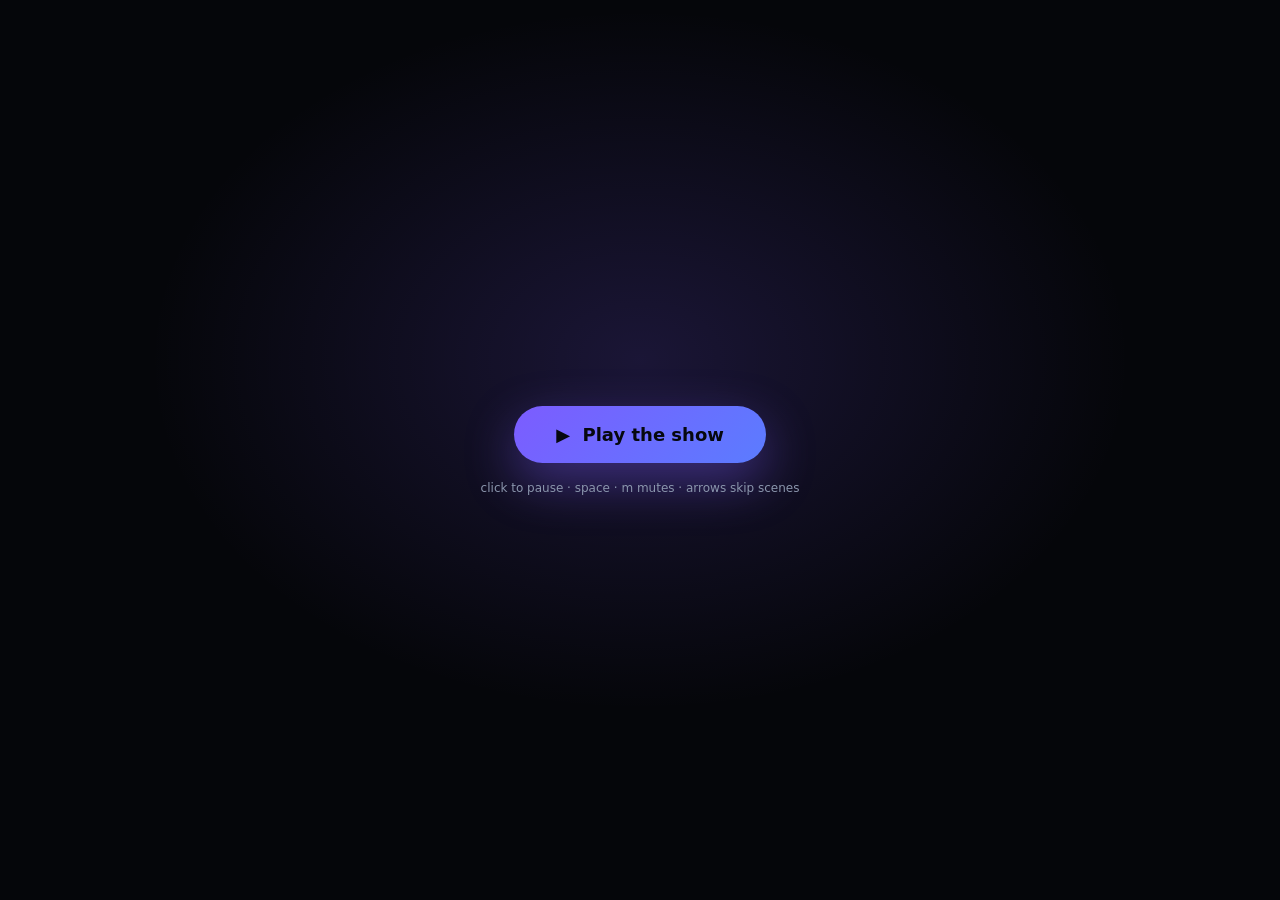
<file: examples/seed-to-tree.html>
<!DOCTYPE html>
<html lang="en" class="mode-studio"><head>
<meta charset="utf-8">
<meta name="viewport" content="width=device-width, initial-scale=1">
<title>Kinemotif — the HTML animation studio</title>
<meta name="description" content="Turn a paragraph into a moving, scored presentation. One HTML file. No video, no images, no internet.">
<style>
/* ============================================================
   Motion Studio — UI styles
   ============================================================ */
*, *::before, *::after { box-sizing: border-box; }

:root {
  --bg: #0b0d12;
  --panel: #12151d;
  --panel2: #171b25;
  --line: #232a38;
  --ink: #e8ecf5;
  --muted: #8b96ad;
  --accent: #7c5cff;
  --accent2: #22d3ee;
  --radius: 10px;
}

html, body {
  margin: 0; padding: 0;
  background: var(--bg);
  color: var(--ink);
  font-family: "Segoe UI", system-ui, -apple-system, sans-serif;
  font-size: 14px;
  -webkit-font-smoothing: antialiased;
}
body { overflow: hidden; }

button { font-family: inherit; font-size: inherit; cursor: pointer; }
input, select, textarea { font-family: inherit; font-size: inherit; }

.logo { font-weight: 800; letter-spacing: -0.02em; font-size: 20px; }
.logo span { color: var(--accent); }
.logo.small { font-size: 16px; }

.spacer { flex: 1; }
.muted { color: var(--muted); font-weight: 400; }

/* ---------------- buttons ---------------- */
.primary {
  background: linear-gradient(135deg, var(--accent), #5b7cff);
  color: #fff; border: 0; border-radius: 8px;
  padding: 9px 16px; font-weight: 600;
}
.primary:hover { filter: brightness(1.1); }
.primary.big { padding: 14px 26px; font-size: 16px; border-radius: 10px; }
.ghost {
  background: var(--panel2); color: var(--ink);
  border: 1px solid var(--line); border-radius: 8px;
  padding: 8px 14px;
}
.ghost:hover { border-color: #3a4459; }
.ghost.off { opacity: .55; }
.full { width: 100%; display: block; margin-top: 6px; }

/* ---------------- wizard ---------------- */
#wizard {
  height: 100vh; overflow-y: auto;
  background:
    radial-gradient(900px 500px at 12% -10%, rgba(124, 92, 255, .22), transparent 60%),
    radial-gradient(700px 500px at 95% 0%, rgba(34, 211, 238, .14), transparent 60%),
    var(--bg);
}
.wiz-inner { max-width: 1040px; margin: 0 auto; padding: 26px 24px 56px; }
.wiz-inner header { margin-bottom: 16px; }
.wiz-inner h1 { font-size: 33px; margin: 4px 0 8px; letter-spacing: -0.03em; line-height: 1.1; }
.wiz-inner .tag { color: var(--muted); font-size: 15px; max-width: 640px; line-height: 1.6; margin: 0; }
.wiz-inner section { margin-top: 22px; }
.wiz-inner h2 {
  font-size: 13px; text-transform: uppercase; letter-spacing: .12em;
  color: var(--muted); font-weight: 700; margin: 0 0 12px;
  display: flex; align-items: center; gap: 8px;
}
.wiz-inner h2 i {
  font-style: normal; width: 20px; height: 20px; border-radius: 50%;
  background: var(--accent); color: #fff; font-size: 11px;
  display: grid; place-items: center; letter-spacing: 0;
}

.style-cards { display: grid; grid-template-columns: repeat(3, 1fr); gap: 12px; }
.style-card {
  background: var(--panel); border: 2px solid var(--line);
  border-radius: var(--radius); padding: 8px; text-align: left;
  color: var(--ink); transition: border-color .15s, transform .15s;
}
.style-card:hover { transform: translateY(-2px); border-color: #3a4459; }
.style-card.on { border-color: var(--accent); box-shadow: 0 0 0 3px rgba(124, 92, 255, .18); }
.style-card .sw { width: 100%; height: 112px; object-fit: cover; display: block; border-radius: 6px; background: #000; }
.style-card .sc-name { font-weight: 700; margin-top: 8px; font-size: 13px; }
.style-card .sc-blurb { color: var(--muted); font-size: 11.5px; margin-top: 2px; }

.chips { display: flex; flex-wrap: wrap; gap: 8px; margin-bottom: 10px; }
.chip {
  background: var(--panel2); border: 1px solid var(--line); color: var(--muted);
  border-radius: 999px; padding: 6px 13px; font-size: 12.5px;
}
.chip:hover { color: var(--ink); border-color: var(--accent); }

#storyInput {
  width: 100%; min-height: 104px; resize: vertical;
  background: var(--panel); border: 1px solid var(--line); border-radius: var(--radius);
  color: var(--ink); padding: 14px; line-height: 1.65;
}
#storyInput:focus { outline: 0; border-color: var(--accent); }

.row3 { display: grid; grid-template-columns: repeat(3, 1fr); gap: 12px; }
.row3 label { display: block; font-size: 12px; color: var(--muted); }
.row3 select {
  width: 100%; margin-top: 6px; background: var(--panel);
  border: 1px solid var(--line); color: var(--ink);
  border-radius: 8px; padding: 9px 10px;
}

.wiz-actions { display: flex; gap: 12px; align-items: center; margin-top: 22px; }
.resume {
  margin-top: 18px; padding: 12px 16px; border-radius: 10px;
  background: var(--panel); border: 1px dashed var(--line); color: var(--muted);
}
.resume button {
  background: none; border: 0; color: var(--accent2);
  text-decoration: underline; font-weight: 600; padding: 0 4px;
}

/* ---------------- editor shell ---------------- */
#editor {
  display: grid;
  grid-template-columns: 288px minmax(0, 1fr) 320px;
  grid-template-rows: 54px minmax(0, 1fr);
  height: 100vh;
  background: var(--bg);
}
#topbar {
  grid-column: 1 / -1;
  display: flex; align-items: center; gap: 12px;
  padding: 0 14px; border-bottom: 1px solid var(--line);
  background: var(--panel);
}
.title-input {
  background: var(--panel2); border: 1px solid var(--line); color: var(--ink);
  border-radius: 8px; padding: 7px 11px; width: 260px;
}
.title-input:focus { outline: 0; border-color: var(--accent); }

#left, #right {
  background: var(--panel); overflow-y: auto; padding: 12px;
}
#left { border-right: 1px solid var(--line); }
#right { border-left: 1px solid var(--line); }

.pane-head {
  display: flex; align-items: center; justify-content: space-between;
  font-size: 11px; text-transform: uppercase; letter-spacing: .12em;
  color: var(--muted); font-weight: 700;
  margin: 14px 0 8px;
}
.pane-head:first-child { margin-top: 2px; }
.pane-head button {
  background: var(--panel2); border: 1px solid var(--line); color: var(--ink);
  width: 22px; height: 22px; border-radius: 6px; line-height: 1;
  font-size: 14px; padding: 0;
}
.pane-head button:hover { border-color: var(--accent); }

.scene-list { display: flex; flex-direction: column; gap: 6px; }
.scene-item {
  display: flex; gap: 8px; align-items: center;
  background: var(--panel2); border: 1px solid var(--line);
  border-radius: 8px; padding: 8px 9px; cursor: pointer;
}
.scene-item:hover { border-color: #3a4459; }
.scene-item.sel { border-color: var(--accent); background: #1b1830; }
.si-num {
  width: 20px; height: 20px; flex: 0 0 20px; border-radius: 5px;
  background: #232a3c; color: var(--muted); font-size: 11px;
  display: grid; place-items: center; font-weight: 700;
}
.si-main { min-width: 0; flex: 1; }
.si-title { font-size: 12.5px; font-weight: 600; white-space: nowrap; overflow: hidden; text-overflow: ellipsis; }
.si-sub { font-size: 10.5px; color: var(--muted); margin-top: 2px; }
.si-tools { display: flex; gap: 2px; opacity: 0; transition: opacity .12s; }
.scene-item:hover .si-tools { opacity: 1; }
.si-tools button {
  background: none; border: 0; color: var(--muted);
  font-size: 11px; padding: 2px 3px; border-radius: 4px;
}
.si-tools button:hover { background: #2a3348; color: var(--ink); }

.style-row { display: grid; grid-template-columns: 1fr 1fr; gap: 6px; }
.swatch {
  display: flex; align-items: center; gap: 6px;
  background: var(--panel2); border: 1px solid var(--line); color: var(--muted);
  border-radius: 7px; padding: 7px 8px; font-size: 11.5px; text-align: left;
}
.swatch i { width: 10px; height: 10px; border-radius: 3px; flex: 0 0 10px; }
.swatch.on { border-color: var(--accent); color: var(--ink); }

#moodSel {
  width: 100%; background: var(--panel2); border: 1px solid var(--line);
  color: var(--ink); border-radius: 8px; padding: 8px 10px;
}

/* ---------------- stage ---------------- */
#center {
  display: flex; flex-direction: column; min-width: 0; min-height: 0;
  background: #05060a;
}
#stagewrap {
  flex: 1; min-height: 0; display: flex;
  align-items: center; justify-content: center;
  padding: 14px; background: #05060a;
}
#stage {
  width: 100%; height: 100%;
  object-fit: contain;
  display: block;
  border-radius: 6px;
  box-shadow: 0 12px 40px rgba(0, 0, 0, .6);
  background: #000;
}

#transport {
  display: flex; align-items: center; gap: 8px;
  padding: 8px 14px; border-top: 1px solid var(--line);
  background: var(--panel);
}
.tbtn {
  background: var(--panel2); border: 1px solid var(--line); color: var(--ink);
  border-radius: 7px; width: 32px; height: 30px; padding: 0;
  display: grid; place-items: center; font-size: 12px;
}
.tbtn:hover { border-color: var(--accent); }
.tbtn.play { width: 44px; background: var(--accent); border-color: var(--accent); color: #fff; font-size: 13px; }
#timeLbl { font-variant-numeric: tabular-nums; color: var(--muted); font-size: 12px; margin-left: 4px; }
.mini { display: flex; align-items: center; gap: 6px; font-size: 11px; color: var(--muted); }
.mini input { width: 90px; }

#timeline { position: relative; height: 46px; padding: 8px 14px 12px; background: var(--panel); border-top: 1px solid var(--line); }
#track { display: flex; gap: 3px; height: 100%; }
.seg {
  position: relative; background: #232a3c; border-radius: 5px;
  min-width: 8px; cursor: pointer; overflow: hidden;
  border: 1px solid transparent;
}
.seg:hover { background: #2c3549; }
.seg.sel { border-color: var(--accent); background: #2a2547; }
.seg.now { background: #333d55; }
.seg b {
  position: absolute; inset: 0; display: grid; place-items: center;
  font-size: 10px; color: #7f8aa3; font-weight: 700;
}
#head {
  position: absolute; top: 6px; bottom: 10px; left: 0; width: 2px;
  background: var(--accent2); box-shadow: 0 0 8px var(--accent2);
  pointer-events: none;
}

/* ---------------- inspector ---------------- */
.fld { display: block; font-size: 11.5px; color: var(--muted); margin-bottom: 10px; }
.fld input[type="text"], .fld input:not([type]), .fld textarea, .fld select {
  width: 100%; margin-top: 5px; background: var(--panel2);
  border: 1px solid var(--line); color: var(--ink);
  border-radius: 7px; padding: 8px 9px; font-size: 12.5px;
}
.fld textarea { resize: vertical; line-height: 1.55; }
.fld input[type="range"] { width: 100%; margin-top: 8px; }
.fld input[type="color"] { width: 100%; height: 32px; margin-top: 5px; background: var(--panel2); border: 1px solid var(--line); border-radius: 7px; padding: 2px; }
.fld select:focus, .fld input:focus, .fld textarea:focus { outline: 0; border-color: var(--accent); }
.hint { font-size: 11px; color: #5d6880; line-height: 1.6; margin-top: 18px; }

/* ---------------- play only ---------------- */
#playlayer {
  position: fixed; inset: 0; z-index: 40;
  display: none; flex-direction: column; gap: 18px;
  align-items: center; justify-content: center;
  background: radial-gradient(700px 500px at 50% 40%, rgba(124, 92, 255, .18), transparent 70%), #05060a;
}
#playlayer.show { display: flex; }
#bigplay {
  background: linear-gradient(135deg, var(--accent), #5b7cff);
  color: #fff; border: 0; border-radius: 999px;
  padding: 18px 42px; font-size: 18px; font-weight: 700;
  box-shadow: 0 18px 50px rgba(124, 92, 255, .4);
}
#bigplay:hover { filter: brightness(1.08); }
.phint { color: var(--muted); font-size: 12px; }

html.mode-play body { background: #000; overflow: hidden; }
html.mode-play #wizard, html.mode-play #editor { display: none; }
html.mode-play #stagewrap {
  position: fixed; inset: 0; z-index: 5;
  display: block; padding: 0; background: #000;
}
html.mode-play #stage {
  width: 100vw; height: 100vh; border-radius: 0; box-shadow: none; cursor: pointer;
}

/* mode visibility */
html.mode-wizard #editor { display: none; }
html.mode-studio #wizard { display: none; }
html.mode-studio #playlayer { display: none; }
html.mode-wizard #playlayer { display: none; }

@media (max-width: 1100px) {
  #editor { grid-template-columns: 230px minmax(0, 1fr) 260px; }
  .style-cards { grid-template-columns: repeat(2, 1fr); }
}

/* ---------------- v2 additions ---------------- */
.iconbtn {
  background: var(--panel2); border: 1px solid var(--line); color: var(--ink);
  border-radius: 7px; width: 30px; height: 30px; padding: 0;
  display: grid; place-items: center; font-size: 13px; line-height: 1;
}
.iconbtn:hover { border-color: var(--accent); }
.iconbtn:disabled { opacity: .35; cursor: default; border-color: var(--line); }

.fldrow { display: grid; grid-template-columns: 1fr 1fr; gap: 8px; }
.fldrow .fld { margin-bottom: 10px; }

#reduceNote {
  display: none; margin-top: 16px; padding: 10px 14px; border-radius: 10px;
  background: rgba(124, 92, 255, .1); border: 1px solid rgba(124, 92, 255, .35);
  color: var(--muted); font-size: 12.5px;
}

#help {
  position: fixed; inset: 0; z-index: 60; display: none;
  align-items: center; justify-content: center;
  background: rgba(4, 6, 12, .78); backdrop-filter: blur(4px);
}
#help.show { display: flex; }
#help .card {
  background: var(--panel); border: 1px solid var(--line); border-radius: 14px;
  padding: 22px 26px; max-width: 520px; width: calc(100% - 48px);
  box-shadow: 0 30px 80px rgba(0, 0, 0, .6);
}
#help h3 { margin: 0 0 14px; font-size: 15px; letter-spacing: .02em; }
#help table { width: 100%; border-collapse: collapse; font-size: 13px; }
#help td { padding: 6px 0; border-bottom: 1px solid rgba(255, 255, 255, .05); color: var(--muted); }
#help td:first-child { width: 42%; }
#help kbd {
  background: var(--panel2); border: 1px solid var(--line); border-bottom-width: 2px;
  border-radius: 5px; padding: 2px 7px; font-family: inherit; font-size: 12px; color: var(--ink);
}

</style>
<style>
/* ---- a11y: the accent #5b7cff takes a dark ink (3.64 -> 5.2:1) ------------ */
button,a.btn.primary{color:#06080f!important}   /* clears both gradient stops: 4.6 and 5.5 */
</style>
</head>
<body>

<!-- ===================== WIZARD ===================== -->
<div id="wizard">
  <div class="wiz-inner">
    <header>
      <div class="logo">Kine<span>motif</span></div>
      <h1>Turn a paragraph into a moving, scored presentation.</h1>
      <p class="tag">One HTML file. It draws its own artwork, animates every scene, morphs between them and synthesises an original soundtrack as it plays. No video files, no images, no internet.</p>
    </header>

    <section>
      <h2><i>1</i> Pick a look</h2>
      <div id="styleCards" class="style-cards"><button class="style-card" type="button"><canvas class="sw" width="480" height="270"></canvas><div class="sc-name">Pixel Arcade</div><div class="sc-blurb">8-bit blocks, arcade type</div></button><button class="style-card" type="button"><canvas class="sw" width="1920" height="1080"></canvas><div class="sc-name">Stick Figure</div><div class="sc-blurb">ink on paper, hand-drawn</div></button><button class="style-card" type="button"><canvas class="sw" width="1280" height="720"></canvas><div class="sc-name">Neon Night</div><div class="sc-blurb">glowing strokes on black</div></button><button class="style-card on" type="button"><canvas class="sw" width="1920" height="1080"></canvas><div class="sc-name">Paper Cut</div><div class="sc-blurb">layered cut-outs, warm serif</div></button><button class="style-card" type="button"><canvas class="sw" width="1280" height="720"></canvas><div class="sc-name">Cosmic Dream</div><div class="sc-blurb">deep space gradients, thin type</div></button><button class="style-card" type="button"><canvas class="sw" width="960" height="540"></canvas><div class="sc-name">VHS Retro</div><div class="sc-blurb">80s sunset, chromatic fuzz</div></button></div>
    </section>

    <section>
      <h2><i>2</i> Give it a story</h2>
      <div id="demoChips" class="chips"><button type="button" class="chip">The Water Cycle</button><button type="button" class="chip">A Seed Becomes a Tree</button><button type="button" class="chip">Why We Ship Fast</button><button type="button" class="chip">A Night in the City</button></div>
      <textarea id="storyInput" placeholder="Paste a paragraph, a script, or just a topic. Each sentence becomes a scene with its own picture, and the scenes morph into each other."></textarea>
    </section>

    <section>
      <h2><i>3</i> Set the mood</h2>
      <div class="row3">
        <label>Music<select id="wizMood"><option value="uplifting">Uplifting</option><option value="calm">Calm</option><option value="epic">Epic</option><option value="playful">Playful</option><option value="tense">Tense</option><option value="lofi">Lo-fi</option><option value="none">Silent</option></select></label>
        <label>Pace<select id="wizPace">
          <option value="0.85">Brisk</option>
          <option value="1" selected="">Normal</option>
          <option value="1.3">Slow</option>
        </select></label>
        <label>Scene transition<select id="wizTrans">
          <option value="morph" selected="">Morph</option>
          <option value="fade">Fade</option>
          <option value="slide">Slide</option>
          <option value="wipe">Wipe</option>
          <option value="iris">Iris</option>
          <option value="glitch">Glitch</option>
          <option value="none">Hard cut</option>
        </select></label>
      </div>
    </section>

    <div class="wiz-actions">
      <button id="wizGo" class="primary big">Generate my show →</button>
      <button id="wizBlank" class="ghost">Start blank</button>
    </div>

    <div id="reduceNote">Your system asks for reduced motion, so shows will not auto-play here. Everything else works the same.</div>
    <div id="resumeNote" class="resume" style="display: block;">
      You have a saved project in this browser. <button id="resumeBtn">Continue editing it</button>
    </div>
  </div>
</div>

<!-- ===================== EDITOR ===================== -->
<div id="editor">
  <header id="topbar">
    <div class="logo small">Kine<span>motif</span></div>
    <input id="projTitle" class="title-input" value="My show" aria-label="Project title">
    <button id="btnUndo" class="iconbtn" title="Undo (Ctrl+Z)" disabled="">↶</button>
    <button id="btnRedo" class="iconbtn" title="Redo (Ctrl+Shift+Z)" disabled="">↷</button>
    <div class="spacer"></div>
    <button id="btnOpenJson" class="ghost" title="Open a .kinemotif.json project or an exported show">Open</button>
    <button id="btnSaveJson" class="ghost" title="Save the project as JSON">Save .json</button>
    <button id="btnHelp" class="iconbtn" title="Keyboard shortcuts (?)">?</button>
    <button id="btnNew" class="ghost">New from story</button>
    <button id="btnExport" class="primary">Export HTML show</button>
    <input id="fileInput" type="file" accept=".json,.html,application/json,text/html" hidden="">
  </header>

  <aside id="left">
    <div class="pane-head">Scenes <button id="btnAdd" title="Add a scene">+</button></div>
    <div id="sceneList" class="scene-list"><div class="scene-item sel"><div class="si-num">1</div><div class="si-main"><div class="si-title">Every forest begins with one small seed</div><div class="si-sub">tree · 4.5s · zoom · morph</div></div><div class="si-tools"><button type="button" data-a="up">↑</button><button type="button" data-a="down">↓</button><button type="button" data-a="del">✕</button></div></div><div class="scene-item"><div class="si-num">2</div><div class="si-main"><div class="si-title">Buried in the dark soil</div><div class="si-sub">moon · 5.5s · rise · morph</div></div><div class="si-tools"><button type="button" data-a="up">↑</button><button type="button" data-a="down">↓</button><button type="button" data-a="del">✕</button></div></div><div class="scene-item"><div class="si-num">3</div><div class="si-main"><div class="si-title">Then a root pushes down</div><div class="si-sub">sun · 5.5s · rise · morph</div></div><div class="si-tools"><button type="button" data-a="up">↑</button><button type="button" data-a="down">↓</button><button type="button" data-a="del">✕</button></div></div><div class="scene-item"><div class="si-num">4</div><div class="si-main"><div class="si-title">Years pass and the shoot becomes</div><div class="si-sub">book · 5.5s · rise · morph</div></div><div class="si-tools"><button type="button" data-a="up">↑</button><button type="button" data-a="down">↓</button><button type="button" data-a="del">✕</button></div></div><div class="scene-item"><div class="si-num">5</div><div class="si-main"><div class="si-title">Branches spread and leaves catch the sun</div><div class="si-sub">tree · 5.5s · rise · morph</div></div><div class="si-tools"><button type="button" data-a="up">↑</button><button type="button" data-a="down">↓</button><button type="button" data-a="del">✕</button></div></div><div class="scene-item"><div class="si-num">6</div><div class="si-main"><div class="si-title">Today the tree gives shade</div><div class="si-sub">sun · 5.5s · rise · morph</div></div><div class="si-tools"><button type="button" data-a="up">↑</button><button type="button" data-a="down">↓</button><button type="button" data-a="del">✕</button></div></div></div>
    <div class="pane-head">Look</div>
    <div id="styleRow" class="style-row" data-built="1"><button type="button" class="swatch" data-style="pixel"><i style="background:#ff4d6d"></i>Pixel</button><button type="button" class="swatch" data-style="stick"><i style="background:#e0512f"></i>Stick</button><button type="button" class="swatch" data-style="neon"><i style="background:#ff2d95"></i>Neon</button><button type="button" class="swatch on" data-style="paper"><i style="background:#cf5c39"></i>Paper</button><button type="button" class="swatch" data-style="cosmic"><i style="background:#8b5cf6"></i>Cosmic</button><button type="button" class="swatch" data-style="vhs"><i style="background:#ff2e88"></i>VHS</button></div>
    <div class="pane-head">Sound</div>
    <select id="moodSel"><option value="uplifting">Uplifting</option><option value="calm">Calm</option><option value="epic">Epic</option><option value="playful">Playful</option><option value="tense">Tense</option><option value="lofi">Lo-fi</option><option value="none">Silent</option></select>
    <button id="btnMute" class="ghost full">Music: on</button>
  </aside>

  <main id="center">
    <div id="stagewrap"><canvas id="stage" width="1920" height="1080"></canvas></div>
    <div id="transport">
      <button id="btnPrev" class="tbtn" title="Previous scene">⏮</button>
      <button id="btnPlay" class="tbtn play" title="Play / pause">❚❚</button>
      <button id="btnNext" class="tbtn" title="Next scene">⏭</button>
      <span id="timeLbl">0:00 / 0:32</span>
      <div class="spacer"></div>
      <label class="mini">Speed<input id="speed" type="range" min="0.5" max="2" step="0.1" value="1"></label>
      <button id="btnLoop" class="tbtn" title="Loop the show">↻</button>
      <button id="btnFull" class="tbtn" title="Fullscreen">⛶</button>
    </div>
    <div id="timeline"><div id="track"><div class="seg sel now" title="Every forest begins with one small seed" style="flex-grow: 4.5;"><b>1</b></div><div class="seg" title="Buried in the dark soil" style="flex-grow: 5.5;"><b>2</b></div><div class="seg" title="Then a root pushes down" style="flex-grow: 5.5;"><b>3</b></div><div class="seg" title="Years pass and the shoot becomes" style="flex-grow: 5.5;"><b>4</b></div><div class="seg" title="Branches spread and leaves catch the sun" style="flex-grow: 5.5;"><b>5</b></div><div class="seg" title="Today the tree gives shade" style="flex-grow: 5.5;"><b>6</b></div></div><div id="head" style="left: 0%;"></div></div>
  </main>

  <aside id="right">
    <div class="pane-head">Scene <span id="sceneNum" class="muted">#1</span></div>
    <label class="fld">Title<input id="fTitle" type="text"></label>
    <label class="fld">Text<textarea id="fBody" rows="4"></textarea></label>
    <label class="fld">Visual<select id="fMotif"><option value="sun">Sun</option><option value="moon">Moon</option><option value="mountain">Mountain</option><option value="tree">Tree</option><option value="city">City</option><option value="wave">Waves</option><option value="cloud">Cloud</option><option value="star">Star</option><option value="rocket">Rocket</option><option value="bulb">Idea</option><option value="heart">Heart</option><option value="book">Book</option><option value="planet">Planet</option><option value="spiral">Spiral</option></select></label>
    <div class="fldrow">
      <label class="fld">Entrance<select id="fEnter"><option value="rise">rise</option><option value="fade">fade</option><option value="zoom">zoom</option><option value="slide">slide</option><option value="slideR">slideR</option><option value="drop">drop</option><option value="flip">flip</option><option value="blur">blur</option><option value="pop">pop</option><option value="none">none</option></select></label>
      <label class="fld">Easing<select id="fEase"><option value="linear">linear</option><option value="out">out</option><option value="inOut">inOut</option><option value="back">back</option><option value="expo">expo</option><option value="elastic">elastic</option><option value="bounce">bounce</option><option value="spring">spring</option></select></label>
    </div>
    <div class="fldrow">
      <label class="fld">Layout<select id="fLayout">
        <option value="split">Text + visual</option>
        <option value="center">Centered</option>
      </select></label>
      <label class="fld">Camera<select id="fCam"><option value="in">in</option><option value="out">out</option><option value="pan">pan</option><option value="none">none</option></select></label>
    </div>
    <label class="fld">Duration <span id="fDurLbl" class="muted">4.5s</span><input id="fDur" type="range" min="2" max="15" step="0.5" value="5"></label>
    <label class="fld">Transition<select id="fTrans"><option value="morph">morph</option><option value="fade">fade</option><option value="slide">slide</option><option value="wipe">wipe</option><option value="iris">iris</option><option value="glitch">glitch</option><option value="none">none</option></select></label>
    <label class="fld">Accent<input id="fAccent" type="color" value="#ff2d95"></label>
    <p class="hint">Space plays and pauses. Left and right arrows jump between scenes. Everything you edit is saved in this browser; Export writes a single HTML file that plays on its own.</p>
  </aside>
</div>

<!-- ===================== PLAY-ONLY OVERLAY ===================== -->
<div id="playlayer">
  <button id="bigplay">▶&nbsp; Play the show</button>
  <div class="phint">click to pause · space · m mutes · arrows skip scenes</div>
</div>

<!-- ===================== SHORTCUTS ===================== -->
<div id="help">
  <div class="card">
    <h3>Keyboard shortcuts</h3>
    <table>
      <tbody><tr><td><kbd>Space</kbd></td><td>Play / pause</td></tr>
      <tr><td><kbd>←</kbd> <kbd>→</kbd></td><td>Previous / next scene</td></tr>
      <tr><td><kbd>Ctrl</kbd>+<kbd>Z</kbd></td><td>Undo</td></tr>
      <tr><td><kbd>Ctrl</kbd>+<kbd>Shift</kbd>+<kbd>Z</kbd></td><td>Redo</td></tr>
      <tr><td><kbd>E</kbd></td><td>Export the HTML show</td></tr>
      <tr><td><kbd>?</kbd></td><td>This panel</td></tr>
      <tr><td><kbd>Esc</kbd></td><td>Close this panel</td></tr>
    </tbody></table>
  </div>
</div>

<script>window.__SHOW__={"title":"Every forest begins with one small","style":"paper","mood":"uplifting","pace":1,"transition":"morph","scenes":[{"title":"Every forest begins with one small seed","body":"","motif":"tree","dur":4.5,"layout":"center","transition":"morph","accent":"#cf5c39","enter":"zoom","ease":"back","cam":"in"},{"title":"Buried in the dark soil","body":"","motif":"moon","dur":5.5,"layout":"split","transition":"morph","accent":"#3f6f7a","enter":"rise","ease":"back","cam":"in"},{"title":"Then a root pushes down","body":"A shoot reaches for the light.","motif":"sun","dur":5.5,"layout":"split","transition":"morph","accent":"#96791d","enter":"rise","ease":"back","cam":"pan"},{"title":"Years pass and the shoot becomes","body":"","motif":"book","dur":5.5,"layout":"split","transition":"morph","accent":"#7a8450","enter":"rise","ease":"back","cam":"in"},{"title":"Branches spread and leaves catch the sun","body":"","motif":"tree","dur":5.5,"layout":"split","transition":"morph","accent":"#cf5c39","enter":"rise","ease":"back","cam":"in"},{"title":"Today the tree gives shade","body":"To everything beneath it.","motif":"sun","dur":5.5,"layout":"center","transition":"morph","accent":"#3f6f7a","enter":"rise","ease":"back","cam":"pan"}]};window.__PLAY__=1;</script>

<script>
/* ============================================================
   Motion Studio — render core
   Canvas engine: styles, motifs, scenes, morphing, transitions
   ============================================================ */
(function () {
  'use strict';

  var W = 1920, H = 1080, TAU = Math.PI * 2;

  function clamp(v, a, b) { return v < a ? a : (v > b ? b : v); }
  function lerp(a, b, t) { return a + (b - a) * t; }
  function easeOut(t) { t = clamp(t, 0, 1); return 1 - Math.pow(1 - t, 3); }
  function easeInOut(t) { t = clamp(t, 0, 1); return t < .5 ? 2 * t * t : 1 - Math.pow(-2 * t + 2, 2) / 2; }
  function easeOutBack(t) { t = clamp(t, 0, 1); var c = 1.70158; return 1 + (c + 1) * Math.pow(t - 1, 3) + c * Math.pow(t - 1, 2); }

  var EASES = {
    linear: function (t) { return t; },
    out: function (t) { return easeOut(t); },
    inOut: function (t) { return easeInOut(t); },
    back: function (t) { return easeOutBack(t); },
    expo: function (t) {
      t = clamp(t, 0, 1);
      return t === 0 ? 0 : (t === 1 ? 1 : (t < 0.5 ? Math.pow(2, 20 * t - 10) / 2 : (2 - Math.pow(2, -20 * t + 10)) / 2));
    },
    elastic: function (t) {
      t = clamp(t, 0, 1);
      if (t === 0 || t === 1) return t;
      return Math.pow(2, -10 * t) * Math.sin((t * 10 - 0.75) * (TAU / 3)) + 1;
    },
    bounce: function (t) {
      t = clamp(t, 0, 1);
      var n1 = 7.5625, d1 = 2.75;
      if (t < 1 / d1) return n1 * t * t;
      if (t < 2 / d1) { t -= 1.5 / d1; return n1 * t * t + 0.75; }
      if (t < 2.5 / d1) { t -= 2.25 / d1; return n1 * t * t + 0.9375; }
      t -= 2.625 / d1; return n1 * t * t + 0.984375;
    },
    spring: function (t) {
      t = clamp(t, 0, 1);
      return 1 - Math.cos(t * Math.PI * 1.5) * Math.exp(-t * 5);
    }
  };
  var ENTERS = ['rise', 'fade', 'zoom', 'slide', 'slideR', 'drop', 'flip', 'blur', 'pop', 'none'];
  var CAMS = ['in', 'out', 'pan', 'none'];
  function enterEase(sc, t) {
    var fn = EASES[sc.ease || 'back'] || EASES.back;
    return fn(clamp(t / 0.9, 0, 1));
  }
  function cameraFor(sc, t, st) {
    if (window.MS_REDUCE || sc.cam === 'none') return { x: 0, y: 0, z: 1 };
    var dur = Math.max(0.8, sc.dur || 5);
    var e = easeInOut(clamp(t / dur, 0, 1));
    if (sc.cam === 'out') return { x: 0, y: 0, z: 1.07 - 0.07 * e };
    if (sc.cam === 'pan') return { x: lerp(-28, 28, e), y: 0, z: 1.05 };
    return { x: 0, y: 0, z: 1 + 0.07 * e };
  }

  function seeded(seed) {
    var a = seed >>> 0;
    return function () {
      a |= 0; a = a + 0x6D2B79F5 | 0;
      var t = Math.imul(a ^ a >>> 15, 1 | a);
      t = t + Math.imul(t ^ t >>> 7, 61 | t) ^ t;
      return ((t ^ t >>> 14) >>> 0) / 4294967296;
    };
  }
  function hashStr(s) {
    var h = 2166136261, i;
    s = String(s || '');
    for (i = 0; i < s.length; i++) { h ^= s.charCodeAt(i); h = Math.imul(h, 16777619); }
    return h >>> 0;
  }

  /* ------------------------------------------------------------
     COLOUR — contrast-safe accents
     Ported from the fleet's colour core: WCAG relative luminance,
     HSL round-trip, and a nudge loop that keeps an accent legible
     against whatever background the style paints.
     ------------------------------------------------------------ */
  function hexToRgb(hex) {
    var h = String(hex || '').replace('#', '');
    if (h.length === 3) h = h[0] + h[0] + h[1] + h[1] + h[2] + h[2];
    var n = parseInt(h, 16);
    if (isNaN(n)) return { r: 255, g: 255, b: 255 };
    return { r: (n >> 16) & 255, g: (n >> 8) & 255, b: n & 255 };
  }
  function rgbToHex(c) {
    function f(v) { var s = Math.round(clamp(v, 0, 255)).toString(16); return s.length < 2 ? '0' + s : s; }
    return '#' + f(c.r) + f(c.g) + f(c.b);
  }
  function channelLum(v) {
    v = clamp(v, 0, 255) / 255;
    return v <= 0.03928 ? v / 12.92 : Math.pow((v + 0.055) / 1.055, 2.4);
  }
  function relLum(c) { return 0.2126 * channelLum(c.r) + 0.7152 * channelLum(c.g) + 0.0722 * channelLum(c.b); }
  function contrastRatio(a, b) {
    var la = relLum(hexToRgb(a)), lb = relLum(hexToRgb(b));
    return (Math.max(la, lb) + 0.05) / (Math.min(la, lb) + 0.05);
  }
  function rgbToHsl(c) {
    var r = c.r / 255, g = c.g / 255, b = c.b / 255;
    var max = Math.max(r, g, b), min = Math.min(r, g, b), d = max - min;
    var h = 0, s = 0, l = (max + min) / 2;
    if (d) {
      s = d / (1 - Math.abs(2 * l - 1) || 1);
      if (max === r) h = ((g - b) / d) % 6;
      else if (max === g) h = (b - r) / d + 2;
      else h = (r - g) / d + 4;
      h *= 60;
      if (h < 0) h += 360;
    }
    return { h: h, s: s * 100, l: l * 100 };
  }
  function hslToRgb(h, s, l) {
    h = ((h % 360) + 360) % 360; s = clamp(s, 0, 100) / 100; l = clamp(l, 0, 100) / 100;
    var c = (1 - Math.abs(2 * l - 1)) * s, x = c * (1 - Math.abs(((h / 60) % 2) - 1)), m = l - c / 2, p;
    if (h < 60) p = [c, x, 0];
    else if (h < 120) p = [x, c, 0];
    else if (h < 180) p = [0, c, x];
    else if (h < 240) p = [0, x, c];
    else if (h < 300) p = [x, 0, c];
    else p = [c, 0, x];
    return { r: (p[0] + m) * 255, g: (p[1] + m) * 255, b: (p[2] + m) * 255 };
  }
  function ensureContrast(fg, bg, min) {
    min = min || 3;
    if (contrastRatio(fg, bg) >= min) return fg;
    var hsl = rgbToHsl(hexToRgb(fg));
    var darken = relLum(hexToRgb(bg)) > 0.32;
    var out = fg;
    for (var step = 1; step <= 24; step++) {
      var l = clamp(hsl.l + (darken ? -step * 4 : step * 4), 5, 95);
      out = rgbToHex(hslToRgb(hsl.h, hsl.s, l));
      if (contrastRatio(out, bg) >= min) return out;
    }
    return out;
  }

  /* ------------------------------------------------------------
     STYLES
     ------------------------------------------------------------ */
  var STYLES = {
    pixel: {
      id: 'pixel', name: 'Pixel Arcade', blurb: '8-bit blocks, arcade type',
      res: [480, 270], smooth: false, glow: 0,
      pal: { bg: '#150e2e', bg2: '#2a1a5e', ink: '#f7f3e3', dim: '#3d2a78', a: ['#ff4d6d', '#ffd166', '#3ddc97', '#4cc9f0'] },
      font: { d: '"Courier New",ui-monospace,monospace', b: '"Courier New",ui-monospace,monospace', dw: '700', bw: '700', sp: 2 }
    },
    stick: {
      id: 'stick', name: 'Stick Figure', blurb: 'ink on paper, hand-drawn',
      res: [1920, 1080], smooth: true, glow: 0,
      pal: { bg: '#f8f6ef', bg2: '#efece1', ink: '#191b21', dim: '#c9c3b4', a: ['#e0512f', '#2b6cb0', '#c98a00', '#2f8f6f'] },
      font: { d: '"Segoe Print","Bradley Hand","Comic Sans MS",cursive', b: '"Segoe UI",system-ui,sans-serif', dw: '700', bw: '400', sp: 0 }
    },
    neon: {
      id: 'neon', name: 'Neon Night', blurb: 'glowing strokes on black',
      res: [1280, 720], smooth: true, glow: 24,
      pal: { bg: '#05030d', bg2: '#12082b', ink: '#eaf6ff', dim: '#2a1d55', a: ['#ff2d95', '#22d3ee', '#a78bfa', '#facc15'] },
      font: { d: '"Segoe UI",system-ui,sans-serif', b: '"Segoe UI",system-ui,sans-serif', dw: '800', bw: '400', sp: 1 }
    },
    paper: {
      id: 'paper', name: 'Paper Cut', blurb: 'layered cut-outs, warm serif',
      res: [1920, 1080], smooth: true, glow: 0,
      pal: { bg: '#f4ead9', bg2: '#e8dac3', ink: '#2c2419', dim: '#dbc9ad', a: ['#cf5c39', '#3f6f7a', '#c9a227', '#7a8450'] },
      font: { d: 'Georgia,"Times New Roman",serif', b: 'Georgia,serif', dw: '700', bw: '400', sp: 0 }
    },
    cosmic: {
      id: 'cosmic', name: 'Cosmic Dream', blurb: 'deep space gradients, thin type',
      res: [1280, 720], smooth: true, glow: 18,
      pal: { bg: '#080818', bg2: '#1b1040', ink: '#f0f4ff', dim: '#2b2458', a: ['#8b5cf6', '#38bdf8', '#f472b6', '#fbbf24'] },
      font: { d: '"Segoe UI",system-ui,sans-serif', b: '"Segoe UI",system-ui,sans-serif', dw: '300', bw: '300', sp: 3 }
    },
    vhs: {
      id: 'vhs', name: 'VHS Retro', blurb: '80s sunset, chromatic fuzz',
      res: [960, 540], smooth: true, glow: 12,
      pal: { bg: '#12002e', bg2: '#480c53', ink: '#fff3d6', dim: '#63206b', a: ['#ff2e88', '#00e5ff', '#ffb300', '#7cff5a'] },
      font: { d: 'Impact,"Arial Black",sans-serif', b: '"Courier New",monospace', dw: '400', bw: '700', sp: 1 }
    }
  };
  var STYLE_LIST = ['pixel', 'stick', 'neon', 'paper', 'cosmic', 'vhs'].map(function (k) { return STYLES[k]; });

  /* ------------------------------------------------------------
     MOTIFS — every visual is a closed polygon so it can morph
     ------------------------------------------------------------ */
  function circlePts(n, r) {
    var o = [], i;
    n = n || 72; r = r || 1;
    for (i = 0; i < n; i++) { var a = i / n * TAU - Math.PI / 2; o.push({ x: Math.cos(a) * r, y: Math.sin(a) * r }); }
    return o;
  }
  function starPts(points, r1, r2, n) {
    var o = [], i, segs = points * 2;
    n = n || 64;
    for (i = 0; i < n; i++) {
      var a = i / n * TAU - Math.PI / 2;
      var k = (i / n) * segs;
      var f = Math.abs(((k % 2) + 1) % 2);
      var rad = lerp(r2, r1, f);
      o.push({ x: Math.cos(a) * rad, y: Math.sin(a) * rad });
    }
    return o;
  }
  function polyPts(arr) { return arr.map(function (p) { return { x: p[0], y: p[1] }; }); }
  function blobPts(n, bumps, amp, base) {
    var o = [], i;
    for (i = 0; i < n; i++) {
      var a = i / n * TAU - Math.PI / 2;
      var r = base + amp * Math.cos(bumps * a);
      o.push({ x: Math.cos(a) * r, y: Math.sin(a) * r });
    }
    return o;
  }
  function heartPts(n) {
    n = n || 72;
    var o = [], i;
    for (i = 0; i < n; i++) {
      var t = i / n * TAU;
      var x = 16 * Math.pow(Math.sin(t), 3);
      var y = -(13 * Math.cos(t) - 5 * Math.cos(2 * t) - 2 * Math.cos(3 * t) - Math.cos(4 * t));
      o.push({ x: x / 17, y: y / 17 });
    }
    return o;
  }
  function moonPts(n) {
    n = n || 72;
    var o = circlePts(n), i;
    for (i = 0; i < o.length; i++) {
      var dx = o[i].x - 0.62, dy = o[i].y + 0.18;
      var d = Math.hypot(dx, dy);
      if (d < 0.92) {
        var s = 0.92 / (d || 1e-6);
        o[i] = { x: 0.62 + dx * s, y: -0.18 + dy * s };
      }
    }
    return o;
  }
  function treePts(n) {
    n = n || 72;
    var o = [], i;
    for (i = 0; i < n; i++) {
      var a = i / n * TAU - Math.PI / 2;
      var r = 0.92 + 0.1 * Math.cos(5 * a);
      var y = Math.sin(a) * r;
      var x = Math.cos(a) * r;
      if (y > 0.45) { x *= clamp(1 - (y - 0.45) * 2.6, 0.18, 1); }
      o.push({ x: x, y: y * 0.92 - 0.05 });
    }
    return o;
  }
  function bulbPts(n) {
    n = n || 72;
    var o = circlePts(n), i;
    for (i = 0; i < o.length; i++) {
      if (o[i].y > 0.35) {
        var f = clamp(1 - (o[i].y - 0.35) * 1.9, 0.34, 1);
        o[i] = { x: o[i].x * f, y: o[i].y };
      }
    }
    return o;
  }

  var MOTIFS = {
    sun: { label: 'Sun', pts: function () { return starPts(12, 1, 0.74, 72); } },
    moon: { label: 'Moon', pts: moonPts },
    mountain: { label: 'Mountain', pts: function () { return polyPts([[-1, 1], [-0.62, 0.05], [-0.3, 0.42], [0.05, -0.78], [0.42, 0.1], [0.66, -0.24], [1, 1]]); } },
    tree: { label: 'Tree', pts: treePts },
    city: { label: 'City', pts: function () { return polyPts([[-1, 1], [-1, -0.12], [-0.7, -0.12], [-0.7, -0.62], [-0.38, -0.62], [-0.38, 0.12], [-0.08, 0.12], [-0.08, -0.88], [0.22, -0.88], [0.22, -0.28], [0.54, -0.28], [0.54, -0.56], [0.84, -0.56], [0.84, 0.3], [1, 0.3], [1, 1]]); } },
    wave: {
      label: 'Waves', pts: function () {
        var o = [], i, n = 30;
        for (i = 0; i <= n; i++) { var x = -1 + i / n * 2; o.push({ x: x, y: -0.34 + 0.30 * Math.sin((x + 1) * Math.PI * 1.6) }); }
        for (i = n; i >= 0; i--) { var x2 = -1 + i / n * 2; o.push({ x: x2, y: 0.42 + 0.30 * Math.sin((x2 + 1) * Math.PI * 1.6) }); }
        return o;
      }
    },
    cloud: { label: 'Cloud', pts: function () { return blobPts(64, 5, 0.16, 0.72).map(function (p) { return { x: p.x, y: p.y * 0.78 }; }); } },
    star: { label: 'Star', pts: function () { return starPts(5, 1, 0.42, 72); } },
    rocket: { label: 'Rocket', pts: function () { return polyPts([[0, -1], [0.27, -0.34], [0.29, 0.36], [0.62, 0.62], [0.58, 0.96], [0.18, 0.72], [-0.18, 0.72], [-0.58, 0.96], [-0.62, 0.62], [-0.29, 0.36], [-0.27, -0.34]]); } },
    bulb: { label: 'Idea', pts: bulbPts },
    heart: { label: 'Heart', pts: heartPts },
    book: { label: 'Book', pts: function () { return polyPts([[-1, 0.62], [-1, -0.5], [-0.12, -0.3], [0, -0.26], [0.12, -0.3], [1, -0.5], [1, 0.62], [0.12, 0.4], [0, 0.44], [-0.12, 0.4]]); } },
    planet: { label: 'Planet', pts: function () { return circlePts(64, 0.86); } },
    spiral: {
      label: 'Spiral', pts: function () {
        var o = [], i, n = 80;
        for (i = 0; i < n; i++) {
          var a = i / n * TAU * 2.4;
          var r = 0.12 + (i / n) * 0.9;
          o.push({ x: Math.cos(a) * r, y: Math.sin(a) * r });
        }
        for (i = n - 1; i >= 0; i--) {
          var a2 = i / n * TAU * 2.4, r2 = 0.12 + (i / n) * 0.9;
          o.push({ x: Math.cos(a2) * (r2 - 0.11), y: Math.sin(a2) * (r2 - 0.11) });
        }
        return o;
      }
    }
  };
  var MOTIF_LIST = Object.keys(MOTIFS);

  function signedArea(p) {
    var s = 0, i;
    for (i = 0; i < p.length; i++) { var a = p[i], b = p[(i + 1) % p.length]; s += a.x * b.y - b.x * a.y; }
    return s / 2;
  }
  function resample(pts, n) {
    var N = pts.length, cum = [0], total = 0, i;
    for (i = 0; i < N; i++) {
      var a = pts[i], b = pts[(i + 1) % N];
      total += Math.hypot(b.x - a.x, b.y - a.y);
      cum.push(total);
    }
    if (total < 1e-6) { total = 1; cum = cum.map(function (_, k) { return k; }); }
    var out = [], j = 0;
    for (var k = 0; k < n; k++) {
      var target = total * k / n;
      while (j < N - 1 && cum[j + 1] < target) j++;
      var segLen = (cum[j + 1] - cum[j]) || 1e-6;
      var t = (target - cum[j]) / segLen;
      var p0 = pts[j], p1 = pts[(j + 1) % N];
      out.push({ x: lerp(p0.x, p1.x, t), y: lerp(p0.y, p1.y, t) });
    }
    return out;
  }
  function normalizePts(pts, n) {
    var p = pts.slice();
    if (signedArea(p) < 0) p.reverse();
    p = resample(p, n || 96);
    var best = 0, bestY = Infinity, i;
    for (i = 0; i < p.length; i++) { if (p[i].y < bestY - 1e-9) { bestY = p[i].y; best = i; } }
    return p.slice(best).concat(p.slice(0, best));
  }
  var MOTIF_CACHE = {};
  function motifPoints(name, n) {
    n = n || 96;
    var key = name + '|' + n;
    if (!MOTIF_CACHE[key]) {
      var m = MOTIFS[name] || MOTIFS.sun;
      MOTIF_CACHE[key] = normalizePts(m.pts(), n);
    }
    return MOTIF_CACHE[key];
  }
  function morphPoints(a, b, t) {
    var A = motifPoints(a), B = motifPoints(b), o = [], i;
    for (i = 0; i < A.length; i++) o.push({ x: lerp(A[i].x, B[i].x, t), y: lerp(A[i].y, B[i].y, t) });
    return o;
  }

  /* ------------------------------------------------------------
     BACKGROUNDS
     ------------------------------------------------------------ */
  function drawBG(g, sc, t, st) {
    var p = st.pal, i;
    switch (st.id) {
      case 'pixel': {
        var gr = g.createLinearGradient(0, 0, 0, H);
        gr.addColorStop(0, p.bg2); gr.addColorStop(1, p.bg);
        g.fillStyle = gr; g.fillRect(0, 0, W, H);
        var r = seeded(11);
        g.fillStyle = p.ink;
        for (i = 0; i < 34; i++) {
          var x = Math.round(r() * W / 16) * 16, y = Math.round(r() * H * 0.55 / 16) * 16;
          g.globalAlpha = 0.35 + 0.4 * Math.abs(Math.sin(t * 1.6 + i));
          g.fillRect(x, y, 8, 8);
        }
        g.globalAlpha = 1;
        g.fillStyle = p.dim; g.fillRect(0, H * 0.84, W, H * 0.16);
        g.fillStyle = 'rgba(255,255,255,.06)';
        for (i = 0; i < 26; i++) g.fillRect(i * 80, H * 0.84, 40, 8);
        break;
      }
      case 'stick': {
        g.fillStyle = p.bg; g.fillRect(0, 0, W, H);
        g.strokeStyle = 'rgba(25,27,33,.07)'; g.lineWidth = 2;
        for (i = 1; i < 14; i++) { g.beginPath(); g.moveTo(0, i * 78); g.lineTo(W, i * 78 + 6); g.stroke(); }
        g.strokeStyle = 'rgba(25,27,33,.12)'; g.lineWidth = 3;
        g.beginPath(); g.moveTo(90, 0); g.lineTo(90, H); g.stroke();
        break;
      }
      case 'neon': {
        g.fillStyle = p.bg; g.fillRect(0, 0, W, H);
        var rg = g.createRadialGradient(W * 0.72, H * 0.45, 20, W * 0.72, H * 0.45, 700);
        rg.addColorStop(0, 'rgba(120,60,220,.34)'); rg.addColorStop(1, 'rgba(0,0,0,0)');
        g.fillStyle = rg; g.fillRect(0, 0, W, H);
        g.strokeStyle = 'rgba(120,90,255,.30)'; g.lineWidth = 2;
        for (i = 0; i < 12; i++) {
          var yy = H * 0.62 + Math.pow(i / 11, 2) * H * 0.45;
          g.beginPath(); g.moveTo(0, yy); g.lineTo(W, yy); g.stroke();
        }
        for (i = -10; i <= 10; i++) {
          g.beginPath(); g.moveTo(W / 2 + i * 60, H * 0.62); g.lineTo(W / 2 + i * 320, H); g.stroke();
        }
        break;
      }
      case 'paper': {
        g.fillStyle = p.bg; g.fillRect(0, 0, W, H);
        g.fillStyle = p.bg2;
        g.beginPath(); g.arc(W * 0.78, H * 0.2, 420, 0, TAU); g.fill();
        g.fillStyle = 'rgba(255,255,255,.35)';
        g.beginPath(); g.moveTo(0, H * 0.86); g.quadraticCurveTo(W * 0.5, H * 0.76, W, H * 0.9); g.lineTo(W, H); g.lineTo(0, H); g.fill();
        var rr = seeded(5);
        g.fillStyle = 'rgba(120,90,60,.055)';
        for (i = 0; i < 300; i++) g.fillRect(rr() * W, rr() * H, 2, 2);
        break;
      }
      case 'cosmic': {
        var cg = g.createRadialGradient(W * 0.3, H * 0.25, 40, W * 0.4, H * 0.5, 1200);
        cg.addColorStop(0, p.bg2); cg.addColorStop(0.55, '#0c0a24'); cg.addColorStop(1, p.bg);
        g.fillStyle = cg; g.fillRect(0, 0, W, H);
        var cr = seeded(23);
        for (i = 0; i < 130; i++) {
          var sx = cr() * W, sy = cr() * H, sr = cr() * 1.8 + 0.4;
          g.globalAlpha = 0.25 + 0.65 * Math.abs(Math.sin(t * 0.9 + i * 0.7));
          g.fillStyle = '#fff';
          g.beginPath(); g.arc(sx, sy, sr, 0, TAU); g.fill();
        }
        g.globalAlpha = 1;
        break;
      }
      case 'vhs': {
        var vg = g.createLinearGradient(0, 0, 0, H * 0.75);
        vg.addColorStop(0, '#1a0140'); vg.addColorStop(0.55, '#7a1266'); vg.addColorStop(1, '#ff7a3d');
        g.fillStyle = vg; g.fillRect(0, 0, W, H);
        g.fillStyle = 'rgba(255,220,120,.55)';
        g.beginPath(); g.arc(W / 2, H * 0.6, 200, 0, TAU); g.fill();
        g.fillStyle = p.bg; g.fillRect(0, H * 0.72, W, H * 0.28);
        g.strokeStyle = 'rgba(0,229,255,.55)'; g.lineWidth = 2;
        for (i = 0; i < 10; i++) {
          var y2 = H * 0.72 + Math.pow(i / 9, 2) * H * 0.28;
          g.beginPath(); g.moveTo(0, y2); g.lineTo(W, y2); g.stroke();
        }
        for (i = -8; i <= 8; i++) {
          g.beginPath(); g.moveTo(W / 2 + i * 40, H * 0.72); g.lineTo(W / 2 + i * 210, H); g.stroke();
        }
        break;
      }
    }
  }

  /* ------------------------------------------------------------
     MOTIF PAINTING
     ------------------------------------------------------------ */
  function pathFrom(pts, cx, cy, r, rot) {
    var path = new Path2D(), ca = Math.cos(rot || 0), sa = Math.sin(rot || 0), i;
    for (i = 0; i < pts.length; i++) {
      var x = pts[i].x * r, y = pts[i].y * r;
      var px = cx + (x * ca - y * sa), py = cy + (x * sa + y * ca);
      if (i === 0) path.moveTo(px, py); else path.lineTo(px, py);
    }
    path.closePath();
    return path;
  }

  function paintMotif(g, pts, cx, cy, r, rot, st, accent, opts) {
    opts = opts || {};
    var p = st.pal, path = pathFrom(pts, cx, cy, r, rot), i;
    g.save();
    if (opts.alpha != null) g.globalAlpha = opts.alpha;
    switch (st.id) {
      case 'pixel': {
        g.fillStyle = accent; g.fill(path);
        g.fillStyle = 'rgba(255,255,255,.28)';
        g.fill(pathFrom(pts.map(function (q) { return { x: q.x * 0.9 - 0.06, y: q.y * 0.9 - 0.06 }; }), cx, cy, r, rot));
        break;
      }
      case 'stick': {
        var wob = pts.map(function (q) {
          return { x: q.x + Math.sin(q.y * 7 + (opts.phase || 0)) * 0.012, y: q.y + Math.cos(q.x * 7 + (opts.phase || 0)) * 0.012 };
        });
        g.lineJoin = 'round'; g.lineCap = 'round';
        g.strokeStyle = p.ink; g.lineWidth = 8; g.stroke(pathFrom(wob, cx, cy, r, rot));
        g.strokeStyle = accent; g.lineWidth = 8; g.setLineDash([26, 22]); g.lineDashOffset = -(opts.phase || 0) * 12;
        g.stroke(pathFrom(wob, cx, cy, r, rot)); g.setLineDash([]);
        break;
      }
      case 'neon': {
        g.shadowColor = accent; g.shadowBlur = st.glow;
        g.strokeStyle = accent; g.lineWidth = 8; g.stroke(path);
        g.strokeStyle = accent; g.lineWidth = 8; g.stroke(path);
        g.shadowBlur = 0; g.strokeStyle = 'rgba(255,255,255,.92)'; g.lineWidth = 2.4; g.stroke(path);
        break;
      }
      case 'paper': {
        g.shadowColor = 'rgba(70,45,20,.30)'; g.shadowBlur = 22; g.shadowOffsetY = 14;
        g.fillStyle = accent; g.fill(path);
        g.shadowColor = 'transparent';
        g.fillStyle = 'rgba(255,255,255,.18)';
        g.fill(pathFrom(pts.map(function (q) { return { x: q.x * 0.82, y: q.y * 0.82 }; }), cx, cy, r, rot));
        break;
      }
      case 'cosmic': {
        var gr = g.createLinearGradient(cx - r, cy - r, cx + r, cy + r);
        gr.addColorStop(0, accent); gr.addColorStop(1, 'rgba(255,255,255,.10)');
        g.shadowColor = accent; g.shadowBlur = 40;
        g.fillStyle = gr; g.fill(path);
        g.shadowBlur = 0;
        g.strokeStyle = 'rgba(255,255,255,.55)'; g.lineWidth = 2; g.stroke(path);
        break;
      }
      case 'vhs': {
        g.fillStyle = 'rgba(0,229,255,.85)';
        g.fill(pathFrom(pts, cx + 7, cy, r, rot));
        g.fillStyle = 'rgba(255,46,136,.85)';
        g.fill(pathFrom(pts, cx - 7, cy, r, rot));
        g.fillStyle = accent; g.fill(path);
        break;
      }
    }
    g.restore();
  }

  function motifDetail(g, name, cx, cy, r, st, accent, t) {
    var p = st.pal;
    g.save();
    g.strokeStyle = st.id === 'neon' ? accent : p.ink;
    g.fillStyle = st.id === 'neon' ? accent : p.ink;
    g.lineWidth = st.id === 'pixel' ? 8 : 4;
    g.globalAlpha = 0.85;
    if (name === 'planet') {
      g.save(); g.translate(cx, cy); g.rotate(-0.28);
      g.beginPath(); g.ellipse(0, 0, r * 1.5, r * 0.34, 0, 0, TAU); g.stroke();
      g.restore();
    } else if (name === 'sun' || name === 'star') {
      g.globalAlpha = 0.5;
      for (var i = 0; i < 5; i++) {
        var a = t * 0.6 + i * 1.257;
        g.beginPath(); g.arc(cx + Math.cos(a) * r * 1.35, cy + Math.sin(a) * r * 1.35, r * 0.03 + 3, 0, TAU); g.fill();
      }
    } else if (name === 'city') {
      g.globalAlpha = 0.55;
      for (var j = 0; j < 12; j++) {
        var wx = cx + ((j % 4) - 1.5) * r * 0.36, wy = cy - r * 0.1 + Math.floor(j / 4) * r * 0.28;
        g.fillRect(wx, wy, r * 0.12, r * 0.12);
      }
    } else if (name === 'rocket') {
      g.globalAlpha = 0.7;
      var fl = 0.7 + 0.3 * Math.sin(t * 12);
      g.beginPath();
      g.moveTo(cx - r * 0.18, cy + r * 0.72);
      g.lineTo(cx, cy + r * (0.72 + 0.5 * fl));
      g.lineTo(cx + r * 0.18, cy + r * 0.72);
      g.closePath(); g.fill();
    } else if (name === 'book') {
      g.globalAlpha = 0.5;
      g.beginPath(); g.moveTo(cx, cy - r * 0.24); g.lineTo(cx, cy + r * 0.4); g.stroke();
    } else if (name === 'tree') {
      g.globalAlpha = 0.9;
      g.fillRect(cx - r * 0.09, cy + r * 0.5, r * 0.18, r * 0.45);
    }
    g.restore();
  }

  /* ------------------------------------------------------------
     SCENE
     ------------------------------------------------------------ */
  function drawWorld(g, sc, t, st, accent) {
    var p = st.pal, i;
    var center = sc.layout === 'center';
    var cx = center ? W / 2 : 1390;
    var cy = center ? 520 : 560;
    var baseR = center ? 400 : 300;

    var ent = enterEase(sc, t);
    var r = baseR * (0.55 + 0.45 * ent);
    var bob = Math.sin(t * 1.1) * (center ? 10 : 14);
    var rot = Math.sin(t * 0.35) * 0.06 + (sc.spin ? t * 0.25 : 0);

    // ambient small shapes
    var seed = hashStr(sc.title + sc.motif);
    var rr = seeded(seed);
    for (i = 0; i < 4; i++) {
      var ax = 120 + rr() * (W - 240), ay = 120 + rr() * (H - 300);
      var ar = 22 + rr() * 34, asp = 0.3 + rr() * 0.7;
      var drift = Math.sin(t * asp + i * 2) * 46;
      g.save(); g.globalAlpha = center ? 0.16 : 0.28;
      paintMotif(g, motifPoints(['cloud', 'star', 'heart', 'planet'][i % 4]), ax + drift, ay + Math.cos(t * asp) * 26, ar, t * 0.2, st, p.a[(i + 1) % p.a.length]);
      g.restore();
    }

    paintMotif(g, motifPoints(sc.motif), cx, cy + bob, r, rot, st, accent, { alpha: center ? 0.22 : 1, phase: t });
    if (!center) motifDetail(g, sc.motif, cx, cy + bob, r, st, accent, t);

    // stick-style actor walking
    if (st.id === 'stick') drawStickActor(g, t, sc, st);
    if (st.id === 'pixel') {
      g.fillStyle = 'rgba(255,255,255,.10)';
      for (i = 0; i < 8; i++) g.fillRect(140 + i * 30, H * 0.84 - 8 - (i % 3) * 8, 16, 8 + (i % 3) * 8);
    }
  }

  function drawStickActor(g, t, sc, st) {
    var x = 260 + ((t * 60) % 260), y = H - 190;
    var sw = Math.sin(t * 6) * 22;
    g.save();
    g.strokeStyle = st.pal.ink; g.lineWidth = 7; g.lineCap = 'round';
    g.beginPath(); g.arc(x, y - 150, 26, 0, TAU); g.stroke();
    g.beginPath(); g.moveTo(x, y - 122); g.lineTo(x, y - 52); g.stroke();
    g.beginPath(); g.moveTo(x, y - 100); g.lineTo(x - 34, y - 62 + sw * 0.5); g.stroke();
    g.beginPath(); g.moveTo(x, y - 100); g.lineTo(x + 34, y - 62 - sw * 0.5); g.stroke();
    g.beginPath(); g.moveTo(x, y - 52); g.lineTo(x - 26 - sw * 0.4, y + 10); g.stroke();
    g.beginPath(); g.moveTo(x, y - 52); g.lineTo(x + 26 + sw * 0.4, y + 10); g.stroke();
    g.restore();
  }

  function wrapText(g, text, maxW) {
    var words = String(text || '').split(/\s+/).filter(Boolean), lines = [], cur = '', i;
    for (i = 0; i < words.length; i++) {
      var test = cur ? cur + ' ' + words[i] : words[i];
      if (g.measureText(test).width > maxW && cur) { lines.push(cur); cur = words[i]; }
      else cur = test;
    }
    if (cur) lines.push(cur);
    return lines;
  }

  function setFont(g, st, kind, size) {
    var f = st.font;
    g.font = (kind === 'd' ? f.dw : f.bw) + ' ' + Math.round(size) + 'px ' + (kind === 'd' ? f.d : f.b);
    if ('letterSpacing' in g) g.letterSpacing = ((kind === 'd' ? f.sp : Math.max(0, f.sp - 1)) || 0) + 'px';
  }

  function drawSceneText(g, sc, t, st, accent, alpha) {
    var p = st.pal, i;
    var center = sc.layout === 'center';
    var left = center ? 0 : 130;
    var maxW = center ? 1360 : 820;
    var align = center ? 'center' : 'left';
    var tx = center ? W / 2 : left;

    var title = String(sc.title || '').trim();
    var body = String(sc.body || '').trim();

    var en = (EASES[sc.ease || 'back'] || EASES.back)(clamp((t - 0.04) / 0.85, 0, 1));
    var ax = center ? W / 2 : left + 380;
    var ay = center ? H * 0.5 : 370;
    var fx = { dx: 0, dy: 0, sx: 1, sy: 1, blur: 0 };
    switch (sc.enter || 'rise') {
      case 'fade': break;
      case 'zoom': fx.sx = fx.sy = lerp(1.18, 1, en); break;
      case 'slide': fx.dx = (1 - en) * 150; break;
      case 'slideR': fx.dx = -(1 - en) * 150; break;
      case 'drop': fx.dy = -(1 - en) * 120; break;
      case 'flip': fx.sy = Math.max(0.02, en); break;
      case 'blur': fx.blur = (1 - en) * 16; break;
      case 'pop': fx.sx = fx.sy = lerp(0.62, 1, en); break;
      case 'none': break;
      default: fx.dy = (1 - en) * 52;
    }
    var dy = 0;

    g.save();
    g.translate(ax, ay); g.scale(fx.sx, fx.sy); g.translate(-ax, -ay);
    g.translate(fx.dx, fx.dy);
    if (fx.blur > 0.3) { try { g.filter = 'blur(' + fx.blur.toFixed(1) + 'px)'; } catch (e) { } }
    g.globalAlpha = alpha * clamp(en * 1.6, 0, 1);
    g.textAlign = align;
    g.textBaseline = 'alphabetic';

    // ---- title: shrink to fit 2 lines
    var size = center ? 118 : 96, lines = [];
    for (var guard = 0; guard < 14; guard++) {
      setFont(g, st, 'd', size);
      lines = wrapText(g, title, maxW);
      if (lines.length <= 2 || size <= 46) break;
      size -= 6;
    }
    var lh = size * 1.08;
    var ty = center ? 470 : 330;
    if (center) ty -= (lines.length - 1) * lh / 2;

    for (i = 0; i < lines.length; i++) {
      var y = ty + i * lh + dy;
      if (st.id === 'neon') {
        g.shadowColor = accent; g.shadowBlur = 26;
        g.fillStyle = p.ink; g.fillText(lines[i], tx, y);
        g.shadowBlur = 0;
        g.fillStyle = p.ink; g.fillText(lines[i], tx, y);
      } else if (st.id === 'vhs') {
        g.fillStyle = 'rgba(0,229,255,.55)'; g.fillText(lines[i], tx + 3, y);
        g.fillStyle = 'rgba(255,46,136,.55)'; g.fillText(lines[i], tx - 3, y);
        g.fillStyle = p.ink; g.fillText(lines[i], tx, y);
      } else if (st.id === 'paper') {
        g.fillStyle = 'rgba(70,45,20,.18)'; g.fillText(lines[i], tx + 4, y + 5);
        g.fillStyle = p.ink; g.fillText(lines[i], tx, y);
      } else {
        g.fillStyle = p.ink; g.fillText(lines[i], tx, y);
      }
      // accent underline
      if (i === lines.length - 1 && !center) {
        var uw = Math.min(g.measureText(lines[i]).width, 320) * en;
        g.fillStyle = accent;
        g.fillRect(tx, y + 22, uw, st.id === 'pixel' ? 10 : 6);
      }
    }

    // ---- body: word-by-word reveal
    if (body) {
      var bsize = center ? 40 : 38;
      setFont(g, st, 'b', bsize);
      var blines = wrapText(g, body, center ? 1180 : 780);
      if (blines.length > 5) blines = blines.slice(0, 5);
      var words = [];
      blines.forEach(function (ln, li) {
        ln.split(' ').forEach(function (wd) { words.push({ w: wd, line: li }); });
      });
      var start = center ? 0.55 : 0.62;
      var shown = Math.floor(clamp((t - start) / 0.09, 0, 999));
      var by = (center ? ty + (lines.length - 1) * lh + 128 : ty + (lines.length - 1) * lh + 142);
      var blh = bsize * 1.55;
      var wi = 0;
      for (var li2 = 0; li2 < blines.length; li2++) {
        var text = blines[li2].split(' ');
        var acc = '';
        for (var k = 0; k < text.length; k++) {
          if (wi < shown) { acc += (k ? ' ' : '') + text[k]; wi++; }
          else { wi++; }
        }
        if (acc) {
          g.globalAlpha = alpha * 0.92;
          g.fillStyle = st.id === 'neon' ? 'rgba(234,246,255,.88)' : (st.id === 'pixel' ? p.ink : 'rgba(30,30,40,.86)');
          if (st.id === 'neon' || st.id === 'cosmic' || st.id === 'vhs') g.fillStyle = 'rgba(240,244,255,.86)';
          g.fillText(acc, tx, by + li2 * blh);
        }
      }
    }
    g.restore();
    if ('letterSpacing' in g) g.letterSpacing = '0px';
  }

  function drawPost(g, t, st, sc) {
    var i;
    if (st.id === 'neon' || st.id === 'vhs') {
      g.save(); g.globalAlpha = st.id === 'vhs' ? 0.20 : 0.10; g.fillStyle = '#000';
      for (i = 0; i < H; i += 4) g.fillRect(0, i, W, 2);
      g.restore();
      if (st.id === 'vhs') {
        g.save(); g.globalAlpha = 0.06; g.fillStyle = '#fff';
        for (i = 0; i < 4; i++) g.fillRect(0, (t * 220 + i * 260) % H, W, 3);
        g.restore();
      }
    }
    if (st.id === 'cosmic') {
      var vg = g.createRadialGradient(W / 2, H / 2, H * 0.35, W / 2, H / 2, H * 0.95);
      vg.addColorStop(0, 'rgba(0,0,0,0)'); vg.addColorStop(1, 'rgba(0,0,0,.55)');
      g.fillStyle = vg; g.fillRect(0, 0, W, H);
    }
    if (st.id === 'paper' || st.id === 'stick') {
      var vg2 = g.createRadialGradient(W / 2, H / 2, H * 0.4, W / 2, H / 2, H);
      vg2.addColorStop(0, 'rgba(0,0,0,0)'); vg2.addColorStop(1, 'rgba(60,40,20,.16)');
      g.fillStyle = vg2; g.fillRect(0, 0, W, H);
    }
  }

  function renderScene(g, sc, t, st) {
    var accent = sc.accent || st.pal.a[0];
    var cam = cameraFor(sc, t, st);
    g.save();
    if (cam.z !== 1 || cam.x || cam.y) {
      g.translate(W / 2 + cam.x, H / 2 + cam.y);
      g.scale(cam.z, cam.z);
      g.translate(-W / 2, -H / 2);
    }
    drawBG(g, sc, t, st);
    drawWorld(g, sc, t, st, accent);
    drawSceneText(g, sc, t, st, accent, 1);
    g.restore();
    drawPost(g, t, st, sc);
  }

  /* ------------------------------------------------------------
     TRANSITIONS
     ------------------------------------------------------------ */
  function morphScene(g, sa, sb, p, st) {
    var e = easeInOut(p);
    var accentA = sa.accent || st.pal.a[0];
    var accentB = sb.accent || st.pal.a[0];
    drawBG(g, sb, 0, st);
    var ca = sa.layout === 'center', cb = sb.layout === 'center';
    var ax = ca ? W / 2 : 1390, bx = cb ? W / 2 : 1390;
    var ay = ca ? 520 : 560, by = cb ? 520 : 560;
    var ar = ca ? 400 : 300, br = cb ? 400 : 300;
    var pts = morphPoints(sa.motif, sb.motif, e);
    var cx = lerp(ax, bx, e), cy = lerp(ay, by, e), r = lerp(ar, br, e);
    var accent = e < 0.5 ? accentA : accentB;
    paintMotif(g, pts, cx, cy + Math.sin(cy) * 0, r, lerp(0, 0.5, e), st, accent, { alpha: ca || cb ? 0.9 : 1, phase: p * 4 });
    drawSceneText(g, sa, 99, st, accentA, clamp(1 - e * 2.1, 0, 1));
    drawSceneText(g, sb, 99, st, accentB, clamp((p - 0.42) * 2.6, 0, 1));
    drawPost(g, 0, st, sb);
  }

  var BUF = {};
  function getBuf(st, slot) {
    var key = st.id + '|' + slot;
    if (!BUF[key]) {
      var c = document.createElement('canvas');
      c.width = st.res[0]; c.height = st.res[1];
      BUF[key] = c;
    }
    return BUF[key];
  }
  function renderInto(buf, sc, t, st) {
    var g = buf.getContext('2d');
    var s = buf.width / W;
    g.setTransform(s, 0, 0, s, 0, 0);
    g.clearRect(0, 0, W, H);
    g.save();
    renderScene(g, sc, t, st);
    g.restore();
  }

  /* draw a frame of the show onto the visible canvas */
  function drawFrame(vis, proj, time) {
    var st = STYLES[proj.style] || STYLES.neon;
    var scenes = proj.scenes || [];
    var g = vis.getContext('2d');
    g.setTransform(1, 0, 0, 1, 0, 0);
    g.clearRect(0, 0, vis.width, vis.height);
    g.imageSmoothingEnabled = !!st.smooth;

    if (!scenes.length) return;

    // locate scene
    var acc = 0, idx = 0, local = 0;
    for (var i = 0; i < scenes.length; i++) {
      var d = Math.max(0.8, scenes[i].dur || 5);
      if (time < acc + d || i === scenes.length - 1) { idx = i; local = clamp(time - acc, 0, d); break; }
      acc += d;
    }
    var sc = scenes[idx], next = scenes[idx + 1];
    var mode = sc.transition || proj.transition || 'morph';
    var trDur = Math.min(0.9, (sc.dur || 5) * 0.45);
    var inTrans = next && mode !== 'none' && local > (sc.dur || 5) - trDur;

    if (inTrans) {
      var p = clamp((local - ((sc.dur || 5) - trDur)) / trDur, 0, 1);
      if (mode === 'morph') {
        var b = getBuf(st, 'A');
        var gg = b.getContext('2d'), s = b.width / W;
        gg.setTransform(s, 0, 0, s, 0, 0);
        gg.clearRect(0, 0, W, H);
        gg.save(); morphScene(gg, sc, next, p, st); gg.restore();
        g.drawImage(b, 0, 0, vis.width, vis.height);
        return;
      }
      var bA = getBuf(st, 'A'), bB = getBuf(st, 'B');
      renderInto(bA, sc, local, st);
      renderInto(bB, next, Math.max(0, local - ((sc.dur || 5) - trDur)), st);
      present(g, bA, bB, mode, p, vis);
      return;
    }

    var buf = getBuf(st, 'A');
    renderInto(buf, sc, local, st);
    g.drawImage(buf, 0, 0, vis.width, vis.height);
  }

  function present(g, bA, bB, mode, p, vis) {
    var e = easeInOut(p), i;
    g.save();
    if (mode === 'fade') {
      g.globalAlpha = 1; g.drawImage(bA, 0, 0, vis.width, vis.height);
      g.globalAlpha = e; g.drawImage(bB, 0, 0, vis.width, vis.height);
    } else if (mode === 'slide') {
      g.drawImage(bA, -e * vis.width, 0, vis.width, vis.height);
      g.drawImage(bB, (1 - e) * vis.width, 0, vis.width, vis.height);
    } else if (mode === 'wipe') {
      g.drawImage(bA, 0, 0, vis.width, vis.height);
      g.save();
      g.beginPath(); g.rect(0, 0, vis.width * e, vis.height); g.clip();
      g.drawImage(bB, 0, 0, vis.width, vis.height);
      g.restore();
    } else if (mode === 'iris') {
      g.drawImage(bA, 0, 0, vis.width, vis.height);
      g.save();
      g.beginPath();
      g.arc(vis.width / 2, vis.height / 2, e * vis.width * 0.78, 0, TAU);
      g.clip();
      g.drawImage(bB, 0, 0, vis.width, vis.height);
      g.restore();
    } else if (mode === 'glitch') {
      var sliceH = vis.height / 14;
      for (i = 0; i < 14; i++) {
        var off = (Math.sin(i * 3.7 + p * 9) * 0.5 + 0.5) * (p < 0.5 ? p : 1 - p) * vis.width * 0.22;
        var src = p > 0.5 ? bB : bA;
        g.drawImage(src, 0, i * (src.height / 14), src.width, src.height / 14, off - vis.width * 0.05, i * sliceH, vis.width * 1.1, sliceH + 1);
      }
      g.globalAlpha = Math.abs(p - 0.5) * 2;
      g.drawImage(p > 0.5 ? bA : bB, 0, 0, vis.width, vis.height);
    } else {
      g.globalAlpha = 1 - e; g.drawImage(bA, 0, 0, vis.width, vis.height);
      g.globalAlpha = e; g.drawImage(bB, 0, 0, vis.width, vis.height);
    }
    g.restore();
  }

  window.MS = {
    W: W, H: H, STYLES: STYLES, STYLE_LIST: STYLE_LIST,
    MOTIFS: MOTIFS, MOTIF_LIST: MOTIF_LIST,
    motifPoints: motifPoints, morphPoints: morphPoints,
    renderScene: renderScene, renderInto: renderInto, drawFrame: drawFrame,
    EASES: EASES, ENTERS: ENTERS, CAMS: CAMS,
    contrastRatio: contrastRatio, ensureContrast: ensureContrast, rgbToHsl: rgbToHsl, hslToRgb: hslToRgb,
    getBuf: getBuf, clamp: clamp, lerp: lerp, easeOut: easeOut, easeInOut: easeInOut,
    hashStr: hashStr, seeded: seeded, wrapText: wrapText, setFont: setFont
  };
})();

</script>
<script>
/* ============================================================
   Motion Studio — procedural music engine (Web Audio)
   Generates an original soundtrack per mood. No files, no samples.
   ============================================================ */
(function () {
  'use strict';

  var MOODS = {
    uplifting: { label: 'Uplifting', bpm: 116, root: 57, scale: [0, 2, 4, 7, 9], prog: [[0, 2, 4], [3, 5, 7], [4, 6, 1], [3, 5, 0]], drums: 'four', arp: 1, pad: 0.55, swing: 0 },
    calm: { label: 'Calm', bpm: 74, root: 53, scale: [0, 2, 4, 7, 9], prog: [[0, 2, 4], [3, 5, 0], [1, 3, 5], [3, 5, 0]], drums: 'none', arp: 0.7, pad: 0.75, swing: 0 },
    epic: { label: 'Epic', bpm: 96, root: 50, scale: [0, 2, 3, 5, 7, 8, 10], prog: [[0, 2, 4], [5, 0, 2], [3, 5, 0], [4, 6, 1]], drums: 'big', arp: 1, pad: 0.6, swing: 0 },
    playful: { label: 'Playful', bpm: 132, root: 60, scale: [0, 2, 4, 7, 9], prog: [[0, 2, 4], [4, 6, 1], [3, 5, 0], [4, 6, 3]], drums: 'four', arp: 1.2, pad: 0.4, swing: 0.1 },
    tense: { label: 'Tense', bpm: 104, root: 45, scale: [0, 1, 4, 5, 7, 8], prog: [[0, 2, 4], [0, 3, 5], [1, 3, 5], [0, 2, 4]], drums: 'sparse', arp: 0.6, pad: 0.7, swing: 0 },
    lofi: { label: 'Lo-fi', bpm: 84, root: 55, scale: [0, 2, 3, 5, 7, 9, 10], prog: [[0, 2, 4], [3, 5, 0], [5, 0, 2], [3, 5, 0]], drums: 'soft', arp: 0.9, pad: 0.6, swing: 0.16 },
    none: { label: 'Silent', bpm: 0, root: 57, scale: [0, 2, 4, 7, 9], prog: [[0, 2, 4]], drums: 'none', arp: 0, pad: 0, swing: 0 }
  };
  var MOOD_LIST = ['uplifting', 'calm', 'epic', 'playful', 'tense', 'lofi', 'none'];

  var A = {
    ctx: null, master: null, rev: null, revGain: null, ana: null, noise: null,
    mood: 'uplifting', muted: false, volume: 0.55,
    playing: false, step: 0, nextTime: 0, timer: null, seed: 1
  };

  function rnd() {
    A.seed = (A.seed * 1664525 + 1013904223) % 4294967296;
    return A.seed / 4294967296;
  }
  function midi(n) { return 440 * Math.pow(2, (n - 69) / 12); }
  function deg(root, scale, d) {
    var len = scale.length;
    var oct = Math.floor(d / len);
    var i = ((d % len) + len) % len;
    return root + 12 * oct + scale[i];
  }

  function makeImpulse(sec, decay) {
    var rate = A.ctx.sampleRate, len = Math.floor(rate * sec);
    var buf = A.ctx.createBuffer(2, len, rate), ch, i;
    for (ch = 0; ch < 2; ch++) {
      var d = buf.getChannelData(ch);
      for (i = 0; i < len; i++) d[i] = (Math.random() * 2 - 1) * Math.pow(1 - i / len, decay);
    }
    return buf;
  }
  function makeNoise() {
    var rate = A.ctx.sampleRate, len = Math.floor(rate * 1.2);
    var buf = A.ctx.createBuffer(1, len, rate), d = buf.getChannelData(0), i;
    for (i = 0; i < len; i++) d[i] = Math.random() * 2 - 1;
    return buf;
  }

  function init() {
    if (A.ctx) return true;
    var AC = window.AudioContext || window.webkitAudioContext;
    if (!AC) return false;
    A.ctx = new AC();
    A.master = A.ctx.createGain();
    A.master.gain.value = A.muted ? 0 : A.volume;
    var comp = A.ctx.createDynamicsCompressor();
    comp.threshold.value = -18; comp.ratio.value = 3; comp.attack.value = 0.01; comp.release.value = 0.25;
    A.ana = A.ctx.createAnalyser();
    A.ana.fftSize = 256;
    A.rev = A.ctx.createConvolver();
    A.rev.buffer = makeImpulse(2.4, 2.8);
    A.revGain = A.ctx.createGain();
    A.revGain.gain.value = 0.34;
    A.rev.connect(A.revGain);
    A.revGain.connect(A.master);
    A.master.connect(comp);
    comp.connect(A.ana);
    A.ana.connect(A.ctx.destination);
    A.noise = makeNoise();
    return true;
  }

  function send(node, amt) {
    if (!amt) return;
    var g = A.ctx.createGain();
    g.gain.value = amt;
    node.connect(g); g.connect(A.rev);
  }

  function pad(t, freqs, dur) {
    var m = MOODS[A.mood];
    freqs.forEach(function (f, idx) {
      [0, 1].forEach(function (k) {
        var o = A.ctx.createOscillator();
        o.type = k ? 'sawtooth' : 'triangle';
        o.frequency.value = midi(f);
        o.detune.value = (k ? 7 : -6) + idx * 2;
        var f1 = A.ctx.createBiquadFilter();
        f1.type = 'lowpass'; f1.frequency.value = 900 + idx * 120; f1.Q.value = 0.7;
        var g = A.ctx.createGain();
        var peak = 0.034 * (m.pad || 0.5);
        g.gain.setValueAtTime(0.0001, t);
        g.gain.exponentialRampToValueAtTime(peak, t + 0.9);
        g.gain.exponentialRampToValueAtTime(0.0001, t + dur);
        o.connect(f1); f1.connect(g); g.connect(A.master);
        send(g, 0.6);
        o.start(t); o.stop(t + dur + 0.1);
      });
    });
  }

  function pluck(t, freq, dur, gain) {
    var o = A.ctx.createOscillator();
    o.type = 'triangle';
    o.frequency.value = midi(freq);
    var f1 = A.ctx.createBiquadFilter();
    f1.type = 'lowpass'; f1.frequency.value = 4200;
    var g = A.ctx.createGain();
    g.gain.setValueAtTime(0.0001, t);
    g.gain.exponentialRampToValueAtTime(gain || 0.07, t + 0.008);
    g.gain.exponentialRampToValueAtTime(0.0001, t + dur);
    o.connect(f1); f1.connect(g); g.connect(A.master);
    send(g, 0.5);
    o.start(t); o.stop(t + dur + 0.05);
  }

  function bass(t, freq, dur) {
    var o = A.ctx.createOscillator();
    o.type = 'sawtooth';
    o.frequency.value = midi(freq - 12);
    var f1 = A.ctx.createBiquadFilter();
    f1.type = 'lowpass'; f1.frequency.value = 320;
    var g = A.ctx.createGain();
    g.gain.setValueAtTime(0.0001, t);
    g.gain.exponentialRampToValueAtTime(0.16, t + 0.02);
    g.gain.exponentialRampToValueAtTime(0.0001, t + dur);
    o.connect(f1); f1.connect(g); g.connect(A.master);
    o.start(t); o.stop(t + dur + 0.05);
  }

  function kick(t) {
    var o = A.ctx.createOscillator(), g = A.ctx.createGain();
    o.type = 'sine';
    o.frequency.setValueAtTime(140, t);
    o.frequency.exponentialRampToValueAtTime(44, t + 0.13);
    g.gain.setValueAtTime(0.42, t);
    g.gain.exponentialRampToValueAtTime(0.0001, t + 0.22);
    o.connect(g); g.connect(A.master);
    o.start(t); o.stop(t + 0.25);
  }

  function hat(t, lvl) {
    var s = A.ctx.createBufferSource();
    s.buffer = A.noise;
    var f = A.ctx.createBiquadFilter();
    f.type = 'highpass'; f.frequency.value = 8200;
    var g = A.ctx.createGain();
    g.gain.setValueAtTime(lvl, t);
    g.gain.exponentialRampToValueAtTime(0.0001, t + 0.05);
    s.connect(f); f.connect(g); g.connect(A.master);
    s.start(t); s.stop(t + 0.08);
  }

  function snare(t) {
    var s = A.ctx.createBufferSource();
    s.buffer = A.noise;
    var f = A.ctx.createBiquadFilter();
    f.type = 'bandpass'; f.frequency.value = 1900; f.Q.value = 0.8;
    var g = A.ctx.createGain();
    g.gain.setValueAtTime(0.10, t);
    g.gain.exponentialRampToValueAtTime(0.0001, t + 0.16);
    s.connect(f); f.connect(g); g.connect(A.master);
    send(g, 0.4);
    s.start(t); s.stop(t + 0.2);
  }

  function scheduleStep(step, when) {
    var m = MOODS[A.mood];
    if (!m || m.bpm === 0) return;
    var bar = Math.floor(step / 16);
    var s = step % 16;
    var chordIdx = Math.floor(bar / 2) % m.prog.length;
    var chordDeg = m.prog[chordIdx];
    var chord = chordDeg.map(function (d) { return deg(m.root, m.scale, d); });
    var beat = 60 / m.bpm;

    if (s === 0) pad(when, chord, beat * 8);

    if (s === 0 || s === 6 || s === 8 || s === 14) bass(when, chord[0], beat * 0.7);

    // arpeggio / melody
    if (m.arp > 0 && s % 2 === 0) {
      var seq = [0, 1, 2, 1, 2, 0, 1, 2];
      var idx = seq[(step / 2) % seq.length];
      var note = chord[idx % chord.length] + (s % 8 === 0 ? 12 : 12);
      pluck(when, note, beat * 0.9, 0.045 * m.arp);
      if (s % 4 === 0 && rnd() > 0.55) pluck(when, chord[0] + 24, beat * 0.6, 0.022);
    }

    // drums
    if (m.drums === 'four') {
      if (s % 4 === 0) kick(when);
      if (s % 4 === 2) hat(when, 0.045);
      if (s === 4 || s === 12) snare(when);
    } else if (m.drums === 'big') {
      if (s === 0 || s === 8 || s === 11) kick(when);
      if (s === 4 || s === 12) snare(when);
      if (s % 4 === 2) hat(when, 0.05);
    } else if (m.drums === 'soft') {
      if (s === 0 || s === 10) kick(when);
      if (s === 8) snare(when);
      if (s % 4 === 2) hat(when, 0.03);
    } else if (m.drums === 'sparse') {
      if (s === 0) kick(when);
      if (s === 12) hat(when, 0.035);
    }
  }

  function scheduler() {
    if (!A.playing || !A.ctx) return;
    var m = MOODS[A.mood];
    if (!m || m.bpm === 0) return;
    var stepDur = 60 / m.bpm / 4;
    while (A.nextTime < A.ctx.currentTime + 0.15) {
      var swing = (A.step % 2 === 1) ? stepDur * (m.swing || 0) : 0;
      scheduleStep(A.step, A.nextTime + swing);
      A.nextTime += stepDur;
      A.step++;
    }
  }

  function start() {
    if (!init()) return;
    if (A.ctx.state === 'suspended') A.ctx.resume();
    if (A.mood === 'none' || A.muted) return;
    if (A.playing) return;
    A.playing = true;
    A.step = 0;
    A.nextTime = A.ctx.currentTime + 0.08;
    if (A.timer) clearInterval(A.timer);
    A.timer = setInterval(scheduler, 25);
    scheduler();
  }

  function stop() {
    A.playing = false;
    if (A.timer) { clearInterval(A.timer); A.timer = null; }
  }

  function restart() { stop(); start(); }

  function setMood(m) {
    A.mood = m || 'uplifting';
    if (A.playing) restart();
  }
  function setMuted(v) {
    A.muted = !!v;
    if (A.master) A.master.gain.setTargetAtTime(A.muted ? 0 : A.volume, A.ctx.currentTime, 0.05);
    if (!A.muted && !A.playing) start();
    if (A.muted) stop();
  }
  function level() {
    if (!A.ana || !A.playing) return 0;
    var arr = new Uint8Array(A.ana.frequencyBinCount);
    A.ana.getByteTimeDomainData(arr);
    var sum = 0, i;
    for (i = 0; i < arr.length; i++) { var v = (arr[i] - 128) / 128; sum += v * v; }
    return Math.sqrt(sum / arr.length);
  }

  window.Music = {
    MOODS: MOODS, MOOD_LIST: MOOD_LIST, init: init, start: start, stop: stop,
    restart: restart, setMood: setMood, setMuted: setMuted, level: level,
    state: A
  };
})();

</script>
<script>
/* ============================================================
   Kinemotif — app: wizard, story engine, editor, player, export
   ============================================================ */
(function () {
  'use strict';

  var MS = window.MS;
  var STYLES = MS.STYLES;
  var $ = function (id) { return document.getElementById(id); };
  var REDUCE = !!(window.matchMedia && window.matchMedia('(prefers-reduced-motion: reduce)').matches);
  window.MS_REDUCE = REDUCE;

  /* ------------------------------------------------------------
     DEMO STORIES
     ------------------------------------------------------------ */
  var DEMOS = [
    {
      name: 'The Water Cycle',
      text: 'Water is always on the move. The sun warms the sea and water rises as invisible vapour. High in the cold sky it gathers into clouds. When the clouds grow heavy, rain falls back to the ground. Rivers carry it home to the ocean. And the whole journey starts again.'
    },
    {
      name: 'A Seed Becomes a Tree',
      text: 'Every forest begins with one small seed. Buried in the dark soil, it waits for water. Then a root pushes down and a shoot reaches for the light. Years pass and the shoot becomes a trunk. Branches spread and leaves catch the sun. Today the tree gives shade to everything beneath it.'
    },
    {
      name: 'Why We Ship Fast',
      text: 'Big plans move slowly. Small releases move every week. When you ship often, feedback arrives while the idea is still warm. You learn what people actually need instead of what we assumed. Each small release makes the next one cheaper. Speed is not carelessness, it is how we listen.'
    },
    {
      name: 'A Night in the City',
      text: 'The city does not sleep. Neon signs flicker over empty streets. A last train pulls out of the station. Somewhere a kitchen is still open. Dawn arrives quietly over the rooftops. And the city starts again.'
    }
  ];

  /* ------------------------------------------------------------
     STORY → SCENES
     ------------------------------------------------------------ */
  var KW = {
    sun: ['sun', 'light', 'morning', 'bright', 'hope', 'summer', 'warm', 'day', 'shine'],
    moon: ['moon', 'night', 'sleep', 'quiet', 'calm', 'dark', 'dawn'],
    mountain: ['mountain', 'climb', 'challenge', 'goal', 'peak', 'high', 'struggle', 'hard'],
    tree: ['tree', 'seed', 'grow', 'root', 'forest', 'plant', 'soil', 'leaf', 'leaves'],
    city: ['city', 'town', 'office', 'market', 'business', 'team', 'work', 'build', 'street', 'train'],
    wave: ['water', 'sea', 'ocean', 'river', 'flow', 'rain', 'wave', 'liquid', 'drink', 'fall'],
    cloud: ['cloud', 'sky', 'weather', 'vapour', 'vapor', 'air', 'wind', 'float', 'rise'],
    star: ['star', 'space', 'wish', 'magic', 'wonder', 'future', 'dream'],
    rocket: ['rocket', 'launch', 'start', 'fast', 'speed', 'progress', 'ship', 'release'],
    bulb: ['idea', 'think', 'learn', 'know', 'insight', 'understand', 'discover', 'why', 'assume'],
    heart: ['heart', 'love', 'care', 'health', 'feel', 'people', 'friend', 'patient', 'listen'],
    book: ['book', 'story', 'read', 'study', 'lesson', 'write', 'history', 'plan'],
    planet: ['planet', 'world', 'earth', 'global', 'everyone', 'together', 'all of us'],
    spiral: ['change', 'again', 'cycle', 'loop', 'repeat', 'transform', 'journey', 'begins']
  };

  var STOP = { and: 1, the: 1, a: 1, an: 1, of: 1, to: 1, in: 1, it: 1, is: 1, as: 1, that: 1, with: 1, for: 1, on: 1, at: 1, but: 1, or: 1, its: 1, was: 1, were: 1, are: 1, from: 1, by: 1 };

  function titleFrom(txt) {
    var t = String(txt).split(/[,;:—–]/)[0].trim();
    var words = t.split(' ');
    if (words.length > 7) {
      var cut = words.slice(0, 6);
      while (cut.length > 2 && STOP[cut[cut.length - 1].toLowerCase().replace(/[^a-z]/g, '')]) cut.pop();
      t = cut.join(' ');
    }
    t = t.replace(/[.!?]+$/, '').trim();
    if (!t) t = 'Untitled';
    t = t.charAt(0).toUpperCase() + t.slice(1);
    if (t.length > 52) t = t.slice(0, 50).trim() + '…';
    return t;
  }
  function trimBody(txt, max) {
    var t = String(txt).trim();
    max = max || 190;
    if (t.length <= max) return t;
    t = t.slice(0, max);
    t = t.slice(0, Math.max(0, t.lastIndexOf(' ')));
    return t.replace(/[,;:—–]$/, '') + '…';
  }
  function pickMotif(txt, i, prev) {
    var t = String(txt).toLowerCase(), best = null, bestScore = 0;
    Object.keys(KW).forEach(function (k) {
      var sc = 0;
      KW[k].forEach(function (w) { if (t.indexOf(w) >= 0) sc += (w.length > 5 ? 1.6 : 1); });
      if (sc > bestScore) { bestScore = sc; best = k; }
    });
    if (!best) best = MS.MOTIF_LIST[(i * 3 + 2) % MS.MOTIF_LIST.length];
    if (best === prev && bestScore === 0) {
      var list = MS.MOTIF_LIST;
      best = list[(list.indexOf(best) + 3) % list.length];
    }
    return best;
  }
  function accentFor(i, styleId) {
    var st = STYLES[styleId] || STYLES.neon;
    var c = st.pal.a[i % st.pal.a.length];
    /* keep the accent legible on the style's own background */
    return (MS.ensureContrast ? MS.ensureContrast(c, st.pal.bg, 3) : c);
  }

  function expandShort(topic) {
    var t = String(topic).replace(/[.!?]+$/, '').trim() || 'this idea';
    return [
      'Everything starts with ' + t + '.',
      'At first it looks simple, almost too simple to notice.',
      'Then one part begins to move, and the rest follow.',
      'Something small turns into something you can see.',
      'And that is how ' + t + ' actually works.'
    ];
  }

  function generateProject(text, opts) {
    opts = opts || {};
    var style = opts.style || 'neon';
    var pace = opts.pace || 1;
    var s = String(text || '').replace(/\s+/g, ' ').trim();
    var sentences = s.split(/(?<=[.!?])\s+/).filter(function (x) { return x.trim().length > 1; });
    if (sentences.length < 3) sentences = expandShort(s || 'this idea');

    var maxScenes = opts.maxScenes || 9;
    var n = sentences.length <= maxScenes ? sentences.length : maxScenes;
    n = Math.max(3, n);

    var chunks = [], per = sentences.length / n, i;
    for (i = 0; i < n; i++) {
      var a = Math.round(i * per), b = Math.round((i + 1) * per);
      var part = sentences.slice(a, b).join(' ').trim();
      if (part) chunks.push(part);
    }
    if (!chunks.length) chunks = [s];

    var scenes = [], prev = null;
    chunks.forEach(function (txt, k) {
      var m = pickMotif(txt, k, prev);
      prev = m;
      var last = k === chunks.length - 1;
      var ttl = titleFrom(txt);
      var bdy = trimBody(txt);
      var clean = ttl.replace(/\u2026$/, '');
      if (clean && bdy.toLowerCase().indexOf(clean.toLowerCase()) === 0) {
        var rest = bdy.slice(clean.length)
          .replace(/^[\s.,;:!?\u2014\u2013-]+/, '')
          .replace(/^(and|but|then|so)\s+/i, '')
          .trim();
        bdy = rest.length > 24 ? rest.charAt(0).toUpperCase() + rest.slice(1) : '';
      }
      scenes.push({
        title: ttl,
        body: bdy,
        motif: m,
        dur: (k === 0 ? 4.5 : 5.5) * pace,
        layout: (k === 0 || (last && chunks.length > 2)) ? 'center' : 'split',
        transition: opts.transition || 'morph',
        accent: accentFor(k, style),
        enter: k === 0 ? 'zoom' : 'rise',
        ease: 'back',
        cam: k % 3 === 2 ? 'pan' : 'in'
      });
    });

    return {
      title: opts.title || titleFrom(s) || 'My show',
      style: style,
      mood: opts.mood || 'uplifting',
      pace: pace,
      transition: opts.transition || 'morph',
      scenes: scenes
    };
  }

  /* ------------------------------------------------------------
     STATE
     ------------------------------------------------------------ */
  var P = null;
  var sel = 0, playing = false, time = 0, speed = 1, lastTs = 0, dirty = true;
  var loopShow = true, playOnly = false, lastSceneIdx = -1;
  var SAVE_KEY = 'kinemotif.project.v1';
  var hist = [], histIdx = -1, histTimer = null, histLock = false;

  function total() {
    var t = 0;
    (P.scenes || []).forEach(function (s) { t += Math.max(0.8, s.dur || 5); });
    return t || 1;
  }
  function sceneStart(i) {
    var t = 0;
    for (var k = 0; k < i; k++) t += Math.max(0.8, P.scenes[k].dur || 5);
    return t;
  }
  function currentIndex() {
    var acc = 0, i;
    for (i = 0; i < P.scenes.length; i++) {
      var d = Math.max(0.8, P.scenes[i].dur || 5);
      if (time < acc + d || i === P.scenes.length - 1) return i;
      acc += d;
    }
    return 0;
  }

  /* ---------------- history ---------------- */
  function snapshot() {
    if (histLock || playOnly) return;
    clearTimeout(histTimer);
    histTimer = setTimeout(function () {
      var j = JSON.stringify(P);
      if (hist[histIdx] === j) return;
      hist = hist.slice(0, histIdx + 1);
      hist.push(j);
      if (hist.length > 60) hist.shift();
      histIdx = hist.length - 1;
      histButtons();
    }, 450);
  }
  function histButtons() {
    if ($('btnUndo')) $('btnUndo').disabled = histIdx <= 0;
    if ($('btnRedo')) $('btnRedo').disabled = histIdx >= hist.length - 1;
  }
  function resetHistory() {
    hist = [JSON.stringify(P)];
    histIdx = 0;
    histButtons();
  }
  function applySnapshot(j) {
    histLock = true;
    P = JSON.parse(j);
    sel = Math.min(sel, P.scenes.length - 1);
    if (sel < 0) sel = 0;
    buildEditor(); syncControls(); renderSceneList(); renderTimeline(); fillInspector();
    dirty = true;
    histLock = false;
    persist();
  }
  function undo() { if (histIdx > 0) { histIdx--; applySnapshot(hist[histIdx]); histButtons(); } }
  function redo() { if (histIdx < hist.length - 1) { histIdx++; applySnapshot(hist[histIdx]); histButtons(); } }

  var saveTimer = null;
  function persist() {
    if (playOnly) return;
    clearTimeout(saveTimer);
    saveTimer = setTimeout(function () {
      try { localStorage.setItem(SAVE_KEY, JSON.stringify(P)); } catch (e) { }
    }, 350);
  }
  function save() { snapshot(); persist(); }
  function loadSaved() {
    try {
      var raw = localStorage.getItem(SAVE_KEY);
      if (!raw) return null;
      var p = JSON.parse(raw);
      if (p && p.scenes && p.scenes.length) return p;
    } catch (e) { }
    return null;
  }

  /* ------------------------------------------------------------
     RENDER LOOP
     ------------------------------------------------------------ */
  var stage = null;
  function loop(ts) {
    requestAnimationFrame(loop);
    var dt = lastTs ? Math.min(0.06, (ts - lastTs) / 1000) : 0;
    lastTs = ts;
    if (!P) return;
    if (playing) {
      time += dt * speed;
      if (time >= total()) {
        if (loopShow) time = 0;
        else { time = total() - 0.001; pause(); }
      }
      dirty = true;
    }
    if (dirty && stage) {
      MS.drawFrame(stage, P, time);
      dirty = false;
    }
    updateHead();
  }

  function updateHead() {
    if (!P || !$('head')) return;
    var pct = MS.clamp(time / total(), 0, 1) * 100;
    $('head').style.left = pct + '%';
    if (!playOnly) {
      $('timeLbl').textContent = fmt(time) + ' / ' + fmt(total());
      var idx = currentIndex();
      if (idx !== lastSceneIdx) {
        lastSceneIdx = idx;
        var segs = $('track').children;
        for (var i = 0; i < segs.length; i++) segs[i].classList.toggle('now', i === idx);
      }
    }
  }
  function fmt(t) {
    t = Math.max(0, t);
    var m = Math.floor(t / 60), s = Math.floor(t % 60);
    return m + ':' + (s < 10 ? '0' : '') + s;
  }

  /* ------------------------------------------------------------
     PLAYER
     ------------------------------------------------------------ */
  function play() {
    if (!P) return;
    playing = true;
    lastTs = 0;
    window.Music.start();
    var b = $('btnPlay'); if (b) b.textContent = '❚❚';
  }
  function pause() {
    playing = false;
    window.Music.stop();
    var b = $('btnPlay'); if (b) b.textContent = '▶';
  }
  function toggle() { if (playing) pause(); else play(); }
  function seek(t) {
    time = MS.clamp(t, 0, total() - 0.001);
    dirty = true;
    lastSceneIdx = -1;
    updateHead();
  }
  function select(i) {
    sel = MS.clamp(i, 0, P.scenes.length - 1);
    renderSceneList();
    renderTimeline();
    fillInspector();
    dirty = true;
  }

  /* ------------------------------------------------------------
     WIZARD
     ------------------------------------------------------------ */
  var wizardStyle = 'neon';

  function previewStyle(styleId, canvas, sc, t) {
    var st = STYLES[styleId];
    var b = document.createElement('canvas');
    b.width = st.res[0]; b.height = st.res[1];
    MS.renderInto(b, sc, t, st);
    canvas.width = b.width; canvas.height = b.height;
    var g = canvas.getContext('2d');
    g.imageSmoothingEnabled = !!st.smooth;
    g.drawImage(b, 0, 0);
  }

  function buildWizard() {
    var host = $('styleCards');
    host.innerHTML = '';
    var previewScene = { title: 'Hello', body: 'a tiny preview', motif: 'sun', dur: 8, layout: 'split', accent: null, enter: 'none', cam: 'none' };
    MS.STYLE_LIST.forEach(function (st) {
      var card = document.createElement('button');
      card.className = 'style-card' + (st.id === wizardStyle ? ' on' : '');
      card.type = 'button';
      card.innerHTML = '<canvas class="sw"></canvas><div class="sc-name">' + st.name + '</div><div class="sc-blurb">' + st.blurb + '</div>';
      host.appendChild(card);
      var cvs = card.querySelector('canvas');
      var sc = Object.assign({}, previewScene, { accent: st.pal.a[0] });
      try { previewStyle(st.id, cvs, sc, 1.6); } catch (e) { }
      card.onclick = function () {
        wizardStyle = st.id;
        Array.prototype.forEach.call(host.children, function (c) { c.classList.remove('on'); });
        card.classList.add('on');
      };
    });

    var chips = $('demoChips');
    chips.innerHTML = '';
    DEMOS.forEach(function (d) {
      var b = document.createElement('button');
      b.type = 'button';
      b.className = 'chip';
      b.textContent = d.name;
      b.onclick = function () {
        $('storyInput').value = d.text;
        $('storyInput').focus();
      };
      chips.appendChild(b);
    });

    var ms = $('wizMood');
    ms.innerHTML = '';
    window.Music.MOOD_LIST.forEach(function (k) {
      var o = document.createElement('option');
      o.value = k; o.textContent = window.Music.MOODS[k].label;
      ms.appendChild(o);
    });
    ms.value = 'uplifting';
  }

  function startFromWizard() {
    var text = $('storyInput').value.trim();
    if (!text) text = DEMOS[0].text;
    var mood = $('wizMood').value;
    var pace = parseFloat($('wizPace').value) || 1;
    var trans = $('wizTrans').value;
    P = generateProject(text, { style: wizardStyle, mood: mood, pace: pace, transition: trans });
    enterStudio(true);
  }

  function startBlank() {
    P = {
      title: 'Untitled show', style: wizardStyle, mood: ($('wizMood') || {}).value || 'uplifting',
      pace: 1, transition: 'morph',
      scenes: [{
        title: 'Your first slide', body: 'Edit me on the right, then press play.',
        motif: 'sun', dur: 5, layout: 'center', transition: 'morph',
        accent: accentFor(0, wizardStyle), enter: 'zoom', ease: 'back', cam: 'in'
      }]
    };
    enterStudio(true);
  }

  function enterStudio(fresh) {
    document.documentElement.className = 'mode-studio';
    sel = 0;
    time = 0; lastTs = 0;
    buildEditor();
    syncControls();
    renderSceneList();
    renderTimeline();
    fillInspector();
    dirty = true;
    resetHistory();
    persist();
    if (fresh && !REDUCE) { setTimeout(function () { play(); }, 120); }
  }

  /* ------------------------------------------------------------
     EDITOR
     ------------------------------------------------------------ */
  function buildEditor() {
    var row = $('styleRow');
    if (!row.dataset.built) {
      row.dataset.built = '1';
      MS.STYLE_LIST.forEach(function (st) {
        var b = document.createElement('button');
        b.type = 'button';
        b.className = 'swatch';
        b.dataset.style = st.id;
        b.innerHTML = '<i style="background:' + st.pal.a[0] + '"></i>' + st.name.split(' ')[0];
        b.onclick = function () {
          P.style = st.id;
          P.scenes.forEach(function (sc, i) { sc.accent = accentFor(i, st.id); });
          syncControls(); fillInspector(); dirty = true; save();
        };
        row.appendChild(b);
      });

      var ms = $('moodSel');
      window.Music.MOOD_LIST.forEach(function (k) {
        var o = document.createElement('option');
        o.value = k; o.textContent = window.Music.MOODS[k].label;
        ms.appendChild(o);
      });

      var ts = $('fTrans');
      ['morph', 'fade', 'slide', 'wipe', 'iris', 'glitch', 'none'].forEach(function (t) {
        var o = document.createElement('option'); o.value = t; o.textContent = t; ts.appendChild(o);
      });

      var fm = $('fMotif');
      MS.MOTIF_LIST.forEach(function (m) {
        var o = document.createElement('option'); o.value = m; o.textContent = MS.MOTIFS[m].label; fm.appendChild(o);
      });

      var fe = $('fEnter');
      ['rise', 'fade', 'zoom', 'slide', 'slideR', 'drop', 'flip', 'blur', 'pop', 'none'].forEach(function (v) {
        var o = document.createElement('option'); o.value = v; o.textContent = v; fe.appendChild(o);
      });

      var fa = $('fEase');
      Object.keys(MS.EASES).forEach(function (v) {
        var o = document.createElement('option'); o.value = v; o.textContent = v; fa.appendChild(o);
      });

      var fc = $('fCam');
      ['in', 'out', 'pan', 'none'].forEach(function (v) {
        var o = document.createElement('option'); o.value = v; o.textContent = v; fc.appendChild(o);
      });
    }
    $('stagewrap').style.display = '';
    stage = $('stage');
  }

  function syncControls() {
    $('projTitle').value = P.title || 'My show';
    $('moodSel').value = P.mood || 'uplifting';
    Array.prototype.forEach.call($('styleRow').children, function (b) {
      b.classList.toggle('on', b.dataset.style === P.style);
    });
  }

  function renderSceneList() {
    var host = $('sceneList');
    host.innerHTML = '';
    P.scenes.forEach(function (sc, i) {
      var row = document.createElement('div');
      row.className = 'scene-item' + (i === sel ? ' sel' : '');
      var main = document.createElement('div');
      main.className = 'si-main';
      var t = document.createElement('div');
      t.className = 'si-title'; t.textContent = sc.title || 'Untitled';
      var s = document.createElement('div');
      s.className = 'si-sub';
      s.textContent = sc.motif + ' · ' + (Math.round((sc.dur || 5) * 10) / 10) + 's · ' + (sc.enter || 'rise') + ' · ' + (sc.transition || 'morph');
      main.appendChild(t); main.appendChild(s);
      var num = document.createElement('div');
      num.className = 'si-num'; num.textContent = i + 1;
      var tools = document.createElement('div');
      tools.className = 'si-tools';
      [['up', '↑'], ['down', '↓'], ['del', '✕']].forEach(function (pair) {
        var b = document.createElement('button');
        b.type = 'button'; b.textContent = pair[1]; b.dataset.a = pair[0];
        b.onclick = function (ev) {
          ev.stopPropagation();
          if (pair[0] === 'up' && i > 0) { var x = P.scenes.splice(i, 1)[0]; P.scenes.splice(i - 1, 0, x); select(i - 1); }
          else if (pair[0] === 'down' && i < P.scenes.length - 1) { var y = P.scenes.splice(i, 1)[0]; P.scenes.splice(i + 1, 0, y); select(i + 1); }
          else if (pair[0] === 'del' && P.scenes.length > 1) { P.scenes.splice(i, 1); select(Math.min(i, P.scenes.length - 1)); }
          renderTimeline(); dirty = true; save();
        };
        tools.appendChild(b);
      });
      row.appendChild(num); row.appendChild(main); row.appendChild(tools);
      row.onclick = function () { select(i); seek(sceneStart(i)); };
      host.appendChild(row);
    });
  }

  function renderTimeline() {
    var track = $('track');
    track.innerHTML = '';
    P.scenes.forEach(function (sc, i) {
      var d = document.createElement('div');
      d.className = 'seg' + (i === sel ? ' sel' : '');
      d.style.flexGrow = Math.max(0.7, sc.dur || 5);
      d.innerHTML = '<b>' + (i + 1) + '</b>';
      d.title = sc.title;
      d.onclick = function () { select(i); seek(sceneStart(i)); };
      track.appendChild(d);
    });
    lastSceneIdx = -1;
    dirty = true;
  }

  function fillInspector() {
    var sc = P.scenes[sel];
    if (!sc) return;
    $('sceneNum').textContent = '#' + (sel + 1);
    $('fTitle').value = sc.title || '';
    $('fBody').value = sc.body || '';
    $('fMotif').value = sc.motif || 'sun';
    $('fLayout').value = sc.layout || 'split';
    $('fDur').value = sc.dur || 5;
    $('fDurLbl').textContent = (Math.round((sc.dur || 5) * 10) / 10) + 's';
    $('fTrans').value = sc.transition || 'morph';
    $('fEnter').value = sc.enter || 'rise';
    $('fEase').value = sc.ease || 'back';
    $('fCam').value = sc.cam || 'in';
    $('fAccent').value = toHex(sc.accent || '#ff2d95');
  }

  function toHex(c) {
    if (/^#[0-9a-f]{6}$/i.test(c)) return c;
    return '#ff2d95';
  }

  function bindInspector() {
    function upd(fn, extra) {
      return function () {
        var sc = P.scenes[sel];
        if (!sc) return;
        fn(sc);
        renderSceneList(); fillInspector(); dirty = true; save();
        if (extra) extra();
      };
    }
    $('fTitle').oninput = upd(function (sc) { sc.title = $('fTitle').value; });
    $('fBody').oninput = upd(function (sc) { sc.body = $('fBody').value; });
    $('fMotif').onchange = upd(function (sc) { sc.motif = $('fMotif').value; });
    $('fLayout').onchange = upd(function (sc) { sc.layout = $('fLayout').value; });
    $('fDur').oninput = upd(function (sc) { sc.dur = parseFloat($('fDur').value); }, renderTimeline);
    $('fTrans').onchange = upd(function (sc) { sc.transition = $('fTrans').value; });
    $('fEnter').onchange = upd(function (sc) { sc.enter = $('fEnter').value; });
    $('fEase').onchange = upd(function (sc) { sc.ease = $('fEase').value; });
    $('fCam').onchange = upd(function (sc) { sc.cam = $('fCam').value; });
    $('fAccent').oninput = upd(function (sc) { sc.accent = $('fAccent').value; });
  }

  /* ------------------------------------------------------------
     PROJECT FILES
     ------------------------------------------------------------ */
  function slug(s) {
    return String(s || 'show').toLowerCase().replace(/[^a-z0-9]+/g, '-').replace(/^-+|-+$/g, '').slice(0, 40) || 'show';
  }
  function download(name, text, mime) {
    var blob = new Blob([text], { type: mime || 'text/plain' });
    var a = document.createElement('a');
    a.href = URL.createObjectURL(blob);
    a.download = name;
    document.body.appendChild(a);
    a.click();
    setTimeout(function () { URL.revokeObjectURL(a.href); a.remove(); }, 1500);
  }
  function saveJSON() {
    download(slug(P.title) + '.kinemotif.json', JSON.stringify({ app: 'kinemotif', version: 1, project: P }, null, 2), 'application/json');
  }
  function openFile() { $('fileInput').value = ''; $('fileInput').click(); }
  function importText(txt, name) {
    var proj = null;
    try {
      if (/\.html?$/i.test(name) || txt.indexOf('__SHOW__') >= 0) {
        var m = txt.match(/window\.__SHOW__=([\s\S]*?);window\.__PLAY__/);
        if (m) proj = JSON.parse(m[1]);
      }
      if (!proj) {
        var j = JSON.parse(txt);
        proj = j.project || j;
      }
    } catch (e) { alert('That file could not be read as a Kinemotif project.'); return; }
    if (!proj || !proj.scenes || !proj.scenes.length) { alert('No scenes found in that file.'); return; }
    P = proj;
    if (!P.style || !STYLES[P.style]) P.style = 'neon';
    enterStudio(false);
    seek(0);
  }
  function exportHTML() {
    var MARK = '<' + '!--SHOW_DATA-->';
    var json = JSON.stringify(P).replace(/</g, '\\u003c');
    var data = '<scr' + 'ipt>window.__SHOW__=' + json + ';window.__PLAY__=1;</scr' + 'ipt>';
    var src = '<!DOCTYPE html>\n' + document.documentElement.outerHTML;
    if (src.indexOf(MARK) < 0) { alert('Export marker missing — cannot package this file.'); return; }
    download(slug(P.title) + '.html', src.replace(MARK, data), 'text/html');
  }

  /* ------------------------------------------------------------
     CHROME
     ------------------------------------------------------------ */
  function bindChrome() {
    $('btnPlay').onclick = toggle;
    $('btnPrev').onclick = function () { var i = Math.max(0, currentIndex() - 1); select(i); seek(sceneStart(i)); };
    $('btnNext').onclick = function () { var i = Math.min(P.scenes.length - 1, currentIndex() + 1); select(i); seek(sceneStart(i)); };
    $('btnAdd').onclick = function () {
      var i = P.scenes.length;
      P.scenes.push({
        title: 'New scene', body: 'Write something here.', motif: MS.MOTIF_LIST[i % MS.MOTIF_LIST.length],
        dur: 5, layout: 'split', transition: 'morph', accent: accentFor(i, P.style),
        enter: 'rise', ease: 'back', cam: 'in'
      });
      select(i); renderTimeline(); save();
    };
    $('btnExport').onclick = exportHTML;
    $('btnSaveJson').onclick = saveJSON;
    $('btnOpenJson').onclick = openFile;
    $('fileInput').onchange = function (e) {
      var f = e.target.files && e.target.files[0];
      if (!f) return;
      var r = new FileReader();
      r.onload = function () { importText(String(r.result), f.name); };
      r.readAsText(f);
    };
    $('btnUndo').onclick = undo;
    $('btnRedo').onclick = redo;
    $('btnHelp').onclick = function () { $('help').classList.toggle('show'); };
    $('help').onclick = function (e) { if (e.target === $('help')) $('help').classList.remove('show'); };
    $('btnNew').onclick = function () {
      pause();
      document.documentElement.className = 'mode-wizard';
      buildWizard();
    };
    $('projTitle').oninput = function () { P.title = $('projTitle').value || 'My show'; save(); };
    $('moodSel').onchange = function () {
      P.mood = $('moodSel').value;
      window.Music.setMood(P.mood);
      if (playing) window.Music.start();
      save();
    };
    $('btnMute').onclick = function () {
      var m = !window.Music.state.muted;
      window.Music.setMuted(m);
      $('btnMute').textContent = m ? 'Music: off' : 'Music: on';
      $('btnMute').classList.toggle('off', m);
    };
    $('speed').oninput = function () { speed = parseFloat($('speed').value) || 1; };
    $('btnLoop').onclick = function () {
      loopShow = !loopShow;
      $('btnLoop').classList.toggle('off', !loopShow);
    };
    $('btnFull').onclick = function () {
      var el = document.documentElement;
      if (!document.fullscreenElement) { if (el.requestFullscreen) el.requestFullscreen(); }
      else if (document.exitFullscreen) document.exitFullscreen();
    };

    document.addEventListener('keydown', function (e) {
      if (e.target && /INPUT|TEXTAREA|SELECT/.test(e.target.tagName)) return;
      if (document.documentElement.className !== 'mode-studio') return;
      var meta = e.ctrlKey || e.metaKey;
      if (meta && e.key.toLowerCase() === 'z') { e.preventDefault(); if (e.shiftKey) redo(); else undo(); return; }
      if (meta && e.key.toLowerCase() === 'y') { e.preventDefault(); redo(); return; }
      if (e.key === '?') { $('help').classList.toggle('show'); return; }
      if (e.key === 'Escape') { $('help').classList.remove('show'); return; }
      if (e.code === 'Space') { e.preventDefault(); toggle(); }
      if (e.code === 'ArrowRight') { e.preventDefault(); var n = Math.min(P.scenes.length - 1, currentIndex() + 1); select(n); seek(sceneStart(n)); }
      if (e.code === 'ArrowLeft') { e.preventDefault(); var p = Math.max(0, currentIndex() - 1); select(p); seek(sceneStart(p)); }
      if (e.key === 'e') exportHTML();
    });
  }

  /* ------------------------------------------------------------
     PLAY-ONLY MODE (exported file)
     ------------------------------------------------------------ */
  function setupPlayOnly() {
    playOnly = true;
    loopShow = true;
    document.documentElement.className = 'mode-play';
    document.title = (P.title || 'Show');
    document.body.appendChild($('stagewrap'));
    stage = $('stage');
    var layer = $('playlayer');
    layer.classList.add('show');
    $('bigplay').onclick = function () {
      layer.classList.remove('show');
      play();
    };
    stage.onclick = function () { toggle(); };
    document.addEventListener('keydown', function (e) {
      if (e.code === 'Space') { e.preventDefault(); toggle(); }
      if (e.key === 'm' || e.key === 'M') {
        var m = !window.Music.state.muted;
        window.Music.setMuted(m);
      }
      if (e.code === 'ArrowRight') { seek(sceneStart(Math.min(P.scenes.length - 1, currentIndex() + 1))); }
      if (e.code === 'ArrowLeft') { seek(sceneStart(Math.max(0, currentIndex() - 1))); }
    });
    dirty = true;
  }

  /* ------------------------------------------------------------
     BOOT
     ------------------------------------------------------------ */
  function boot() {
    if (window.__PLAY__ && window.__SHOW__) {
      P = window.__SHOW__;
      if (!P.scenes || !P.scenes.length) P = generateProject(DEMOS[0].text, {});
      setupPlayOnly();
      requestAnimationFrame(loop);
      return;
    }

    var saved = loadSaved();
    P = saved || generateProject(DEMOS[0].text, { style: 'neon', mood: 'uplifting' });

    buildWizard();
    bindInspector();
    bindChrome();
    document.documentElement.className = 'mode-wizard';

    $('wizGo').onclick = startFromWizard;
    $('wizBlank').onclick = startBlank;

    stage = $('stage');
    requestAnimationFrame(loop);

    if (REDUCE) {
      var rn = $('reduceNote');
      if (rn) rn.style.display = 'block';
    }
    if (saved) {
      var note = $('resumeNote');
      if (note) {
        note.style.display = 'block';
        $('resumeBtn').onclick = function () { P = saved; enterStudio(false); };
      }
    }
  }

  if (document.readyState === 'loading') document.addEventListener('DOMContentLoaded', boot);
  else boot();

  window.__MS_APP__ = {
    generateProject: generateProject, DEMOS: DEMOS,
    seek: seek, play: play, pause: pause, select: select,
    total: total, sceneStart: sceneStart, undo: undo, redo: redo,
    exportHTML: exportHTML, saveJSON: saveJSON, importText: importText,
    state: function () { return { time: time, total: total(), sel: sel, playing: playing, project: P, hist: hist.length, histIdx: histIdx }; }
  };
})();

</script>


</body></html>
</file>
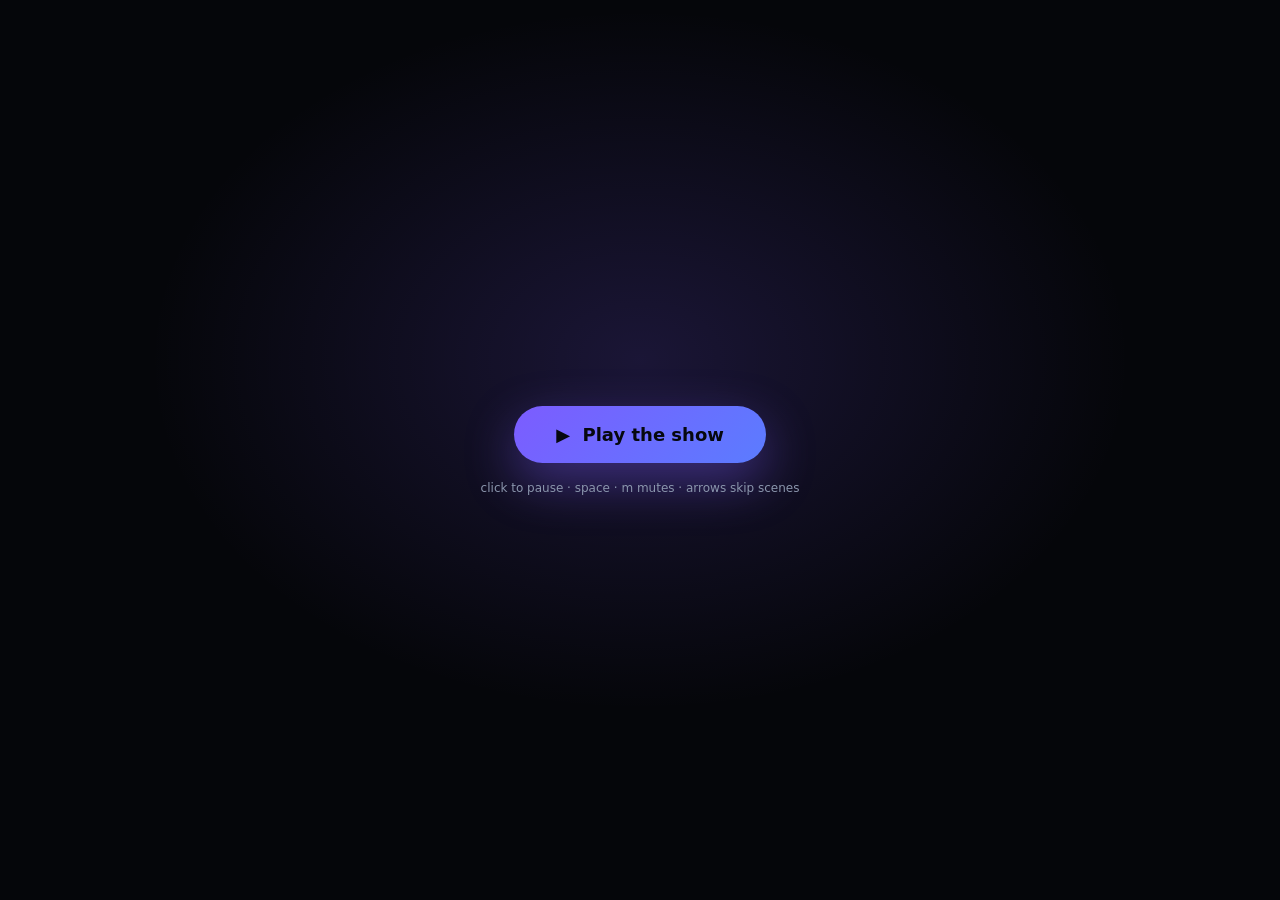
<file: examples/ship-fast.html>
<!DOCTYPE html>
<html lang="en" class="mode-studio"><head>
<meta charset="utf-8">
<meta name="viewport" content="width=device-width, initial-scale=1">
<title>Kinemotif — the HTML animation studio</title>
<meta name="description" content="Turn a paragraph into a moving, scored presentation. One HTML file. No video, no images, no internet.">
<style>
/* ============================================================
   Motion Studio — UI styles
   ============================================================ */
*, *::before, *::after { box-sizing: border-box; }

:root {
  --bg: #0b0d12;
  --panel: #12151d;
  --panel2: #171b25;
  --line: #232a38;
  --ink: #e8ecf5;
  --muted: #8b96ad;
  --accent: #7c5cff;
  --accent2: #22d3ee;
  --radius: 10px;
}

html, body {
  margin: 0; padding: 0;
  background: var(--bg);
  color: var(--ink);
  font-family: "Segoe UI", system-ui, -apple-system, sans-serif;
  font-size: 14px;
  -webkit-font-smoothing: antialiased;
}
body { overflow: hidden; }

button { font-family: inherit; font-size: inherit; cursor: pointer; }
input, select, textarea { font-family: inherit; font-size: inherit; }

.logo { font-weight: 800; letter-spacing: -0.02em; font-size: 20px; }
.logo span { color: var(--accent); }
.logo.small { font-size: 16px; }

.spacer { flex: 1; }
.muted { color: var(--muted); font-weight: 400; }

/* ---------------- buttons ---------------- */
.primary {
  background: linear-gradient(135deg, var(--accent), #5b7cff);
  color: #fff; border: 0; border-radius: 8px;
  padding: 9px 16px; font-weight: 600;
}
.primary:hover { filter: brightness(1.1); }
.primary.big { padding: 14px 26px; font-size: 16px; border-radius: 10px; }
.ghost {
  background: var(--panel2); color: var(--ink);
  border: 1px solid var(--line); border-radius: 8px;
  padding: 8px 14px;
}
.ghost:hover { border-color: #3a4459; }
.ghost.off { opacity: .55; }
.full { width: 100%; display: block; margin-top: 6px; }

/* ---------------- wizard ---------------- */
#wizard {
  height: 100vh; overflow-y: auto;
  background:
    radial-gradient(900px 500px at 12% -10%, rgba(124, 92, 255, .22), transparent 60%),
    radial-gradient(700px 500px at 95% 0%, rgba(34, 211, 238, .14), transparent 60%),
    var(--bg);
}
.wiz-inner { max-width: 1040px; margin: 0 auto; padding: 26px 24px 56px; }
.wiz-inner header { margin-bottom: 16px; }
.wiz-inner h1 { font-size: 33px; margin: 4px 0 8px; letter-spacing: -0.03em; line-height: 1.1; }
.wiz-inner .tag { color: var(--muted); font-size: 15px; max-width: 640px; line-height: 1.6; margin: 0; }
.wiz-inner section { margin-top: 22px; }
.wiz-inner h2 {
  font-size: 13px; text-transform: uppercase; letter-spacing: .12em;
  color: var(--muted); font-weight: 700; margin: 0 0 12px;
  display: flex; align-items: center; gap: 8px;
}
.wiz-inner h2 i {
  font-style: normal; width: 20px; height: 20px; border-radius: 50%;
  background: var(--accent); color: #fff; font-size: 11px;
  display: grid; place-items: center; letter-spacing: 0;
}

.style-cards { display: grid; grid-template-columns: repeat(3, 1fr); gap: 12px; }
.style-card {
  background: var(--panel); border: 2px solid var(--line);
  border-radius: var(--radius); padding: 8px; text-align: left;
  color: var(--ink); transition: border-color .15s, transform .15s;
}
.style-card:hover { transform: translateY(-2px); border-color: #3a4459; }
.style-card.on { border-color: var(--accent); box-shadow: 0 0 0 3px rgba(124, 92, 255, .18); }
.style-card .sw { width: 100%; height: 112px; object-fit: cover; display: block; border-radius: 6px; background: #000; }
.style-card .sc-name { font-weight: 700; margin-top: 8px; font-size: 13px; }
.style-card .sc-blurb { color: var(--muted); font-size: 11.5px; margin-top: 2px; }

.chips { display: flex; flex-wrap: wrap; gap: 8px; margin-bottom: 10px; }
.chip {
  background: var(--panel2); border: 1px solid var(--line); color: var(--muted);
  border-radius: 999px; padding: 6px 13px; font-size: 12.5px;
}
.chip:hover { color: var(--ink); border-color: var(--accent); }

#storyInput {
  width: 100%; min-height: 104px; resize: vertical;
  background: var(--panel); border: 1px solid var(--line); border-radius: var(--radius);
  color: var(--ink); padding: 14px; line-height: 1.65;
}
#storyInput:focus { outline: 0; border-color: var(--accent); }

.row3 { display: grid; grid-template-columns: repeat(3, 1fr); gap: 12px; }
.row3 label { display: block; font-size: 12px; color: var(--muted); }
.row3 select {
  width: 100%; margin-top: 6px; background: var(--panel);
  border: 1px solid var(--line); color: var(--ink);
  border-radius: 8px; padding: 9px 10px;
}

.wiz-actions { display: flex; gap: 12px; align-items: center; margin-top: 22px; }
.resume {
  margin-top: 18px; padding: 12px 16px; border-radius: 10px;
  background: var(--panel); border: 1px dashed var(--line); color: var(--muted);
}
.resume button {
  background: none; border: 0; color: var(--accent2);
  text-decoration: underline; font-weight: 600; padding: 0 4px;
}

/* ---------------- editor shell ---------------- */
#editor {
  display: grid;
  grid-template-columns: 288px minmax(0, 1fr) 320px;
  grid-template-rows: 54px minmax(0, 1fr);
  height: 100vh;
  background: var(--bg);
}
#topbar {
  grid-column: 1 / -1;
  display: flex; align-items: center; gap: 12px;
  padding: 0 14px; border-bottom: 1px solid var(--line);
  background: var(--panel);
}
.title-input {
  background: var(--panel2); border: 1px solid var(--line); color: var(--ink);
  border-radius: 8px; padding: 7px 11px; width: 260px;
}
.title-input:focus { outline: 0; border-color: var(--accent); }

#left, #right {
  background: var(--panel); overflow-y: auto; padding: 12px;
}
#left { border-right: 1px solid var(--line); }
#right { border-left: 1px solid var(--line); }

.pane-head {
  display: flex; align-items: center; justify-content: space-between;
  font-size: 11px; text-transform: uppercase; letter-spacing: .12em;
  color: var(--muted); font-weight: 700;
  margin: 14px 0 8px;
}
.pane-head:first-child { margin-top: 2px; }
.pane-head button {
  background: var(--panel2); border: 1px solid var(--line); color: var(--ink);
  width: 22px; height: 22px; border-radius: 6px; line-height: 1;
  font-size: 14px; padding: 0;
}
.pane-head button:hover { border-color: var(--accent); }

.scene-list { display: flex; flex-direction: column; gap: 6px; }
.scene-item {
  display: flex; gap: 8px; align-items: center;
  background: var(--panel2); border: 1px solid var(--line);
  border-radius: 8px; padding: 8px 9px; cursor: pointer;
}
.scene-item:hover { border-color: #3a4459; }
.scene-item.sel { border-color: var(--accent); background: #1b1830; }
.si-num {
  width: 20px; height: 20px; flex: 0 0 20px; border-radius: 5px;
  background: #232a3c; color: var(--muted); font-size: 11px;
  display: grid; place-items: center; font-weight: 700;
}
.si-main { min-width: 0; flex: 1; }
.si-title { font-size: 12.5px; font-weight: 600; white-space: nowrap; overflow: hidden; text-overflow: ellipsis; }
.si-sub { font-size: 10.5px; color: var(--muted); margin-top: 2px; }
.si-tools { display: flex; gap: 2px; opacity: 0; transition: opacity .12s; }
.scene-item:hover .si-tools { opacity: 1; }
.si-tools button {
  background: none; border: 0; color: var(--muted);
  font-size: 11px; padding: 2px 3px; border-radius: 4px;
}
.si-tools button:hover { background: #2a3348; color: var(--ink); }

.style-row { display: grid; grid-template-columns: 1fr 1fr; gap: 6px; }
.swatch {
  display: flex; align-items: center; gap: 6px;
  background: var(--panel2); border: 1px solid var(--line); color: var(--muted);
  border-radius: 7px; padding: 7px 8px; font-size: 11.5px; text-align: left;
}
.swatch i { width: 10px; height: 10px; border-radius: 3px; flex: 0 0 10px; }
.swatch.on { border-color: var(--accent); color: var(--ink); }

#moodSel {
  width: 100%; background: var(--panel2); border: 1px solid var(--line);
  color: var(--ink); border-radius: 8px; padding: 8px 10px;
}

/* ---------------- stage ---------------- */
#center {
  display: flex; flex-direction: column; min-width: 0; min-height: 0;
  background: #05060a;
}
#stagewrap {
  flex: 1; min-height: 0; display: flex;
  align-items: center; justify-content: center;
  padding: 14px; background: #05060a;
}
#stage {
  width: 100%; height: 100%;
  object-fit: contain;
  display: block;
  border-radius: 6px;
  box-shadow: 0 12px 40px rgba(0, 0, 0, .6);
  background: #000;
}

#transport {
  display: flex; align-items: center; gap: 8px;
  padding: 8px 14px; border-top: 1px solid var(--line);
  background: var(--panel);
}
.tbtn {
  background: var(--panel2); border: 1px solid var(--line); color: var(--ink);
  border-radius: 7px; width: 32px; height: 30px; padding: 0;
  display: grid; place-items: center; font-size: 12px;
}
.tbtn:hover { border-color: var(--accent); }
.tbtn.play { width: 44px; background: var(--accent); border-color: var(--accent); color: #fff; font-size: 13px; }
#timeLbl { font-variant-numeric: tabular-nums; color: var(--muted); font-size: 12px; margin-left: 4px; }
.mini { display: flex; align-items: center; gap: 6px; font-size: 11px; color: var(--muted); }
.mini input { width: 90px; }

#timeline { position: relative; height: 46px; padding: 8px 14px 12px; background: var(--panel); border-top: 1px solid var(--line); }
#track { display: flex; gap: 3px; height: 100%; }
.seg {
  position: relative; background: #232a3c; border-radius: 5px;
  min-width: 8px; cursor: pointer; overflow: hidden;
  border: 1px solid transparent;
}
.seg:hover { background: #2c3549; }
.seg.sel { border-color: var(--accent); background: #2a2547; }
.seg.now { background: #333d55; }
.seg b {
  position: absolute; inset: 0; display: grid; place-items: center;
  font-size: 10px; color: #7f8aa3; font-weight: 700;
}
#head {
  position: absolute; top: 6px; bottom: 10px; left: 0; width: 2px;
  background: var(--accent2); box-shadow: 0 0 8px var(--accent2);
  pointer-events: none;
}

/* ---------------- inspector ---------------- */
.fld { display: block; font-size: 11.5px; color: var(--muted); margin-bottom: 10px; }
.fld input[type="text"], .fld input:not([type]), .fld textarea, .fld select {
  width: 100%; margin-top: 5px; background: var(--panel2);
  border: 1px solid var(--line); color: var(--ink);
  border-radius: 7px; padding: 8px 9px; font-size: 12.5px;
}
.fld textarea { resize: vertical; line-height: 1.55; }
.fld input[type="range"] { width: 100%; margin-top: 8px; }
.fld input[type="color"] { width: 100%; height: 32px; margin-top: 5px; background: var(--panel2); border: 1px solid var(--line); border-radius: 7px; padding: 2px; }
.fld select:focus, .fld input:focus, .fld textarea:focus { outline: 0; border-color: var(--accent); }
.hint { font-size: 11px; color: #5d6880; line-height: 1.6; margin-top: 18px; }

/* ---------------- play only ---------------- */
#playlayer {
  position: fixed; inset: 0; z-index: 40;
  display: none; flex-direction: column; gap: 18px;
  align-items: center; justify-content: center;
  background: radial-gradient(700px 500px at 50% 40%, rgba(124, 92, 255, .18), transparent 70%), #05060a;
}
#playlayer.show { display: flex; }
#bigplay {
  background: linear-gradient(135deg, var(--accent), #5b7cff);
  color: #fff; border: 0; border-radius: 999px;
  padding: 18px 42px; font-size: 18px; font-weight: 700;
  box-shadow: 0 18px 50px rgba(124, 92, 255, .4);
}
#bigplay:hover { filter: brightness(1.08); }
.phint { color: var(--muted); font-size: 12px; }

html.mode-play body { background: #000; overflow: hidden; }
html.mode-play #wizard, html.mode-play #editor { display: none; }
html.mode-play #stagewrap {
  position: fixed; inset: 0; z-index: 5;
  display: block; padding: 0; background: #000;
}
html.mode-play #stage {
  width: 100vw; height: 100vh; border-radius: 0; box-shadow: none; cursor: pointer;
}

/* mode visibility */
html.mode-wizard #editor { display: none; }
html.mode-studio #wizard { display: none; }
html.mode-studio #playlayer { display: none; }
html.mode-wizard #playlayer { display: none; }

@media (max-width: 1100px) {
  #editor { grid-template-columns: 230px minmax(0, 1fr) 260px; }
  .style-cards { grid-template-columns: repeat(2, 1fr); }
}

/* ---------------- v2 additions ---------------- */
.iconbtn {
  background: var(--panel2); border: 1px solid var(--line); color: var(--ink);
  border-radius: 7px; width: 30px; height: 30px; padding: 0;
  display: grid; place-items: center; font-size: 13px; line-height: 1;
}
.iconbtn:hover { border-color: var(--accent); }
.iconbtn:disabled { opacity: .35; cursor: default; border-color: var(--line); }

.fldrow { display: grid; grid-template-columns: 1fr 1fr; gap: 8px; }
.fldrow .fld { margin-bottom: 10px; }

#reduceNote {
  display: none; margin-top: 16px; padding: 10px 14px; border-radius: 10px;
  background: rgba(124, 92, 255, .1); border: 1px solid rgba(124, 92, 255, .35);
  color: var(--muted); font-size: 12.5px;
}

#help {
  position: fixed; inset: 0; z-index: 60; display: none;
  align-items: center; justify-content: center;
  background: rgba(4, 6, 12, .78); backdrop-filter: blur(4px);
}
#help.show { display: flex; }
#help .card {
  background: var(--panel); border: 1px solid var(--line); border-radius: 14px;
  padding: 22px 26px; max-width: 520px; width: calc(100% - 48px);
  box-shadow: 0 30px 80px rgba(0, 0, 0, .6);
}
#help h3 { margin: 0 0 14px; font-size: 15px; letter-spacing: .02em; }
#help table { width: 100%; border-collapse: collapse; font-size: 13px; }
#help td { padding: 6px 0; border-bottom: 1px solid rgba(255, 255, 255, .05); color: var(--muted); }
#help td:first-child { width: 42%; }
#help kbd {
  background: var(--panel2); border: 1px solid var(--line); border-bottom-width: 2px;
  border-radius: 5px; padding: 2px 7px; font-family: inherit; font-size: 12px; color: var(--ink);
}

</style>
<style>
/* ---- a11y: the accent #5b7cff takes a dark ink (3.64 -> 5.2:1) ------------ */
button,a.btn.primary{color:#06080f!important}   /* clears both gradient stops: 4.6 and 5.5 */
</style>
</head>
<body>

<!-- ===================== WIZARD ===================== -->
<div id="wizard">
  <div class="wiz-inner">
    <header>
      <div class="logo">Kine<span>motif</span></div>
      <h1>Turn a paragraph into a moving, scored presentation.</h1>
      <p class="tag">One HTML file. It draws its own artwork, animates every scene, morphs between them and synthesises an original soundtrack as it plays. No video files, no images, no internet.</p>
    </header>

    <section>
      <h2><i>1</i> Pick a look</h2>
      <div id="styleCards" class="style-cards"><button class="style-card on" type="button"><canvas class="sw" width="480" height="270"></canvas><div class="sc-name">Pixel Arcade</div><div class="sc-blurb">8-bit blocks, arcade type</div></button><button class="style-card" type="button"><canvas class="sw" width="1920" height="1080"></canvas><div class="sc-name">Stick Figure</div><div class="sc-blurb">ink on paper, hand-drawn</div></button><button class="style-card" type="button"><canvas class="sw" width="1280" height="720"></canvas><div class="sc-name">Neon Night</div><div class="sc-blurb">glowing strokes on black</div></button><button class="style-card" type="button"><canvas class="sw" width="1920" height="1080"></canvas><div class="sc-name">Paper Cut</div><div class="sc-blurb">layered cut-outs, warm serif</div></button><button class="style-card" type="button"><canvas class="sw" width="1280" height="720"></canvas><div class="sc-name">Cosmic Dream</div><div class="sc-blurb">deep space gradients, thin type</div></button><button class="style-card" type="button"><canvas class="sw" width="960" height="540"></canvas><div class="sc-name">VHS Retro</div><div class="sc-blurb">80s sunset, chromatic fuzz</div></button></div>
    </section>

    <section>
      <h2><i>2</i> Give it a story</h2>
      <div id="demoChips" class="chips"><button type="button" class="chip">The Water Cycle</button><button type="button" class="chip">A Seed Becomes a Tree</button><button type="button" class="chip">Why We Ship Fast</button><button type="button" class="chip">A Night in the City</button></div>
      <textarea id="storyInput" placeholder="Paste a paragraph, a script, or just a topic. Each sentence becomes a scene with its own picture, and the scenes morph into each other."></textarea>
    </section>

    <section>
      <h2><i>3</i> Set the mood</h2>
      <div class="row3">
        <label>Music<select id="wizMood"><option value="uplifting">Uplifting</option><option value="calm">Calm</option><option value="epic">Epic</option><option value="playful">Playful</option><option value="tense">Tense</option><option value="lofi">Lo-fi</option><option value="none">Silent</option></select></label>
        <label>Pace<select id="wizPace">
          <option value="0.85">Brisk</option>
          <option value="1" selected="">Normal</option>
          <option value="1.3">Slow</option>
        </select></label>
        <label>Scene transition<select id="wizTrans">
          <option value="morph" selected="">Morph</option>
          <option value="fade">Fade</option>
          <option value="slide">Slide</option>
          <option value="wipe">Wipe</option>
          <option value="iris">Iris</option>
          <option value="glitch">Glitch</option>
          <option value="none">Hard cut</option>
        </select></label>
      </div>
    </section>

    <div class="wiz-actions">
      <button id="wizGo" class="primary big">Generate my show →</button>
      <button id="wizBlank" class="ghost">Start blank</button>
    </div>

    <div id="reduceNote">Your system asks for reduced motion, so shows will not auto-play here. Everything else works the same.</div>
    <div id="resumeNote" class="resume" style="display: block;">
      You have a saved project in this browser. <button id="resumeBtn">Continue editing it</button>
    </div>
  </div>
</div>

<!-- ===================== EDITOR ===================== -->
<div id="editor">
  <header id="topbar">
    <div class="logo small">Kine<span>motif</span></div>
    <input id="projTitle" class="title-input" value="My show" aria-label="Project title">
    <button id="btnUndo" class="iconbtn" title="Undo (Ctrl+Z)" disabled="">↶</button>
    <button id="btnRedo" class="iconbtn" title="Redo (Ctrl+Shift+Z)" disabled="">↷</button>
    <div class="spacer"></div>
    <button id="btnOpenJson" class="ghost" title="Open a .kinemotif.json project or an exported show">Open</button>
    <button id="btnSaveJson" class="ghost" title="Save the project as JSON">Save .json</button>
    <button id="btnHelp" class="iconbtn" title="Keyboard shortcuts (?)">?</button>
    <button id="btnNew" class="ghost">New from story</button>
    <button id="btnExport" class="primary">Export HTML show</button>
    <input id="fileInput" type="file" accept=".json,.html,application/json,text/html" hidden="">
  </header>

  <aside id="left">
    <div class="pane-head">Scenes <button id="btnAdd" title="Add a scene">+</button></div>
    <div id="sceneList" class="scene-list"><div class="scene-item sel"><div class="si-num">1</div><div class="si-main"><div class="si-title">Big plans move slowly</div><div class="si-sub">book · 4.5s · zoom · morph</div></div><div class="si-tools"><button type="button" data-a="up">↑</button><button type="button" data-a="down">↓</button><button type="button" data-a="del">✕</button></div></div><div class="scene-item"><div class="si-num">2</div><div class="si-main"><div class="si-title">Small releases move every week</div><div class="si-sub">rocket · 5.5s · rise · morph</div></div><div class="si-tools"><button type="button" data-a="up">↑</button><button type="button" data-a="down">↓</button><button type="button" data-a="del">✕</button></div></div><div class="scene-item"><div class="si-num">3</div><div class="si-main"><div class="si-title">When you ship often</div><div class="si-sub">sun · 5.5s · rise · morph</div></div><div class="si-tools"><button type="button" data-a="up">↑</button><button type="button" data-a="down">↓</button><button type="button" data-a="del">✕</button></div></div><div class="scene-item"><div class="si-num">4</div><div class="si-main"><div class="si-title">You learn what people actually need</div><div class="si-sub">bulb · 5.5s · rise · morph</div></div><div class="si-tools"><button type="button" data-a="up">↑</button><button type="button" data-a="down">↓</button><button type="button" data-a="del">✕</button></div></div><div class="scene-item"><div class="si-num">5</div><div class="si-main"><div class="si-title">Each small release makes the next</div><div class="si-sub">rocket · 5.5s · rise · morph</div></div><div class="si-tools"><button type="button" data-a="up">↑</button><button type="button" data-a="down">↓</button><button type="button" data-a="del">✕</button></div></div><div class="scene-item"><div class="si-num">6</div><div class="si-main"><div class="si-title">Speed is not carelessness</div><div class="si-sub">heart · 5.5s · rise · morph</div></div><div class="si-tools"><button type="button" data-a="up">↑</button><button type="button" data-a="down">↓</button><button type="button" data-a="del">✕</button></div></div></div>
    <div class="pane-head">Look</div>
    <div id="styleRow" class="style-row" data-built="1"><button type="button" class="swatch on" data-style="pixel"><i style="background:#ff4d6d"></i>Pixel</button><button type="button" class="swatch" data-style="stick"><i style="background:#e0512f"></i>Stick</button><button type="button" class="swatch" data-style="neon"><i style="background:#ff2d95"></i>Neon</button><button type="button" class="swatch" data-style="paper"><i style="background:#cf5c39"></i>Paper</button><button type="button" class="swatch" data-style="cosmic"><i style="background:#8b5cf6"></i>Cosmic</button><button type="button" class="swatch" data-style="vhs"><i style="background:#ff2e88"></i>VHS</button></div>
    <div class="pane-head">Sound</div>
    <select id="moodSel"><option value="uplifting">Uplifting</option><option value="calm">Calm</option><option value="epic">Epic</option><option value="playful">Playful</option><option value="tense">Tense</option><option value="lofi">Lo-fi</option><option value="none">Silent</option></select>
    <button id="btnMute" class="ghost full">Music: on</button>
  </aside>

  <main id="center">
    <div id="stagewrap"><canvas id="stage" width="1920" height="1080"></canvas></div>
    <div id="transport">
      <button id="btnPrev" class="tbtn" title="Previous scene">⏮</button>
      <button id="btnPlay" class="tbtn play" title="Play / pause">❚❚</button>
      <button id="btnNext" class="tbtn" title="Next scene">⏭</button>
      <span id="timeLbl">0:00 / 0:32</span>
      <div class="spacer"></div>
      <label class="mini">Speed<input id="speed" type="range" min="0.5" max="2" step="0.1" value="1"></label>
      <button id="btnLoop" class="tbtn" title="Loop the show">↻</button>
      <button id="btnFull" class="tbtn" title="Fullscreen">⛶</button>
    </div>
    <div id="timeline"><div id="track"><div class="seg sel now" title="Big plans move slowly" style="flex-grow: 4.5;"><b>1</b></div><div class="seg" title="Small releases move every week" style="flex-grow: 5.5;"><b>2</b></div><div class="seg" title="When you ship often" style="flex-grow: 5.5;"><b>3</b></div><div class="seg" title="You learn what people actually need" style="flex-grow: 5.5;"><b>4</b></div><div class="seg" title="Each small release makes the next" style="flex-grow: 5.5;"><b>5</b></div><div class="seg" title="Speed is not carelessness" style="flex-grow: 5.5;"><b>6</b></div></div><div id="head" style="left: 0%;"></div></div>
  </main>

  <aside id="right">
    <div class="pane-head">Scene <span id="sceneNum" class="muted">#1</span></div>
    <label class="fld">Title<input id="fTitle" type="text"></label>
    <label class="fld">Text<textarea id="fBody" rows="4"></textarea></label>
    <label class="fld">Visual<select id="fMotif"><option value="sun">Sun</option><option value="moon">Moon</option><option value="mountain">Mountain</option><option value="tree">Tree</option><option value="city">City</option><option value="wave">Waves</option><option value="cloud">Cloud</option><option value="star">Star</option><option value="rocket">Rocket</option><option value="bulb">Idea</option><option value="heart">Heart</option><option value="book">Book</option><option value="planet">Planet</option><option value="spiral">Spiral</option></select></label>
    <div class="fldrow">
      <label class="fld">Entrance<select id="fEnter"><option value="rise">rise</option><option value="fade">fade</option><option value="zoom">zoom</option><option value="slide">slide</option><option value="slideR">slideR</option><option value="drop">drop</option><option value="flip">flip</option><option value="blur">blur</option><option value="pop">pop</option><option value="none">none</option></select></label>
      <label class="fld">Easing<select id="fEase"><option value="linear">linear</option><option value="out">out</option><option value="inOut">inOut</option><option value="back">back</option><option value="expo">expo</option><option value="elastic">elastic</option><option value="bounce">bounce</option><option value="spring">spring</option></select></label>
    </div>
    <div class="fldrow">
      <label class="fld">Layout<select id="fLayout">
        <option value="split">Text + visual</option>
        <option value="center">Centered</option>
      </select></label>
      <label class="fld">Camera<select id="fCam"><option value="in">in</option><option value="out">out</option><option value="pan">pan</option><option value="none">none</option></select></label>
    </div>
    <label class="fld">Duration <span id="fDurLbl" class="muted">4.5s</span><input id="fDur" type="range" min="2" max="15" step="0.5" value="5"></label>
    <label class="fld">Transition<select id="fTrans"><option value="morph">morph</option><option value="fade">fade</option><option value="slide">slide</option><option value="wipe">wipe</option><option value="iris">iris</option><option value="glitch">glitch</option><option value="none">none</option></select></label>
    <label class="fld">Accent<input id="fAccent" type="color" value="#ff2d95"></label>
    <p class="hint">Space plays and pauses. Left and right arrows jump between scenes. Everything you edit is saved in this browser; Export writes a single HTML file that plays on its own.</p>
  </aside>
</div>

<!-- ===================== PLAY-ONLY OVERLAY ===================== -->
<div id="playlayer">
  <button id="bigplay">▶&nbsp; Play the show</button>
  <div class="phint">click to pause · space · m mutes · arrows skip scenes</div>
</div>

<!-- ===================== SHORTCUTS ===================== -->
<div id="help">
  <div class="card">
    <h3>Keyboard shortcuts</h3>
    <table>
      <tbody><tr><td><kbd>Space</kbd></td><td>Play / pause</td></tr>
      <tr><td><kbd>←</kbd> <kbd>→</kbd></td><td>Previous / next scene</td></tr>
      <tr><td><kbd>Ctrl</kbd>+<kbd>Z</kbd></td><td>Undo</td></tr>
      <tr><td><kbd>Ctrl</kbd>+<kbd>Shift</kbd>+<kbd>Z</kbd></td><td>Redo</td></tr>
      <tr><td><kbd>E</kbd></td><td>Export the HTML show</td></tr>
      <tr><td><kbd>?</kbd></td><td>This panel</td></tr>
      <tr><td><kbd>Esc</kbd></td><td>Close this panel</td></tr>
    </tbody></table>
  </div>
</div>

<script>window.__SHOW__={"title":"Big plans move slowly. Small releases","style":"pixel","mood":"uplifting","pace":1,"transition":"morph","scenes":[{"title":"Big plans move slowly","body":"","motif":"book","dur":4.5,"layout":"center","transition":"morph","accent":"#ff4d6d","enter":"zoom","ease":"back","cam":"in"},{"title":"Small releases move every week","body":"","motif":"rocket","dur":5.5,"layout":"split","transition":"morph","accent":"#ffd166","enter":"rise","ease":"back","cam":"in"},{"title":"When you ship often","body":"Feedback arrives while the idea is still warm.","motif":"sun","dur":5.5,"layout":"split","transition":"morph","accent":"#3ddc97","enter":"rise","ease":"back","cam":"pan"},{"title":"You learn what people actually need","body":"Instead of what we assumed.","motif":"bulb","dur":5.5,"layout":"split","transition":"morph","accent":"#4cc9f0","enter":"rise","ease":"back","cam":"in"},{"title":"Each small release makes the next","body":"","motif":"rocket","dur":5.5,"layout":"split","transition":"morph","accent":"#ff4d6d","enter":"rise","ease":"back","cam":"in"},{"title":"Speed is not carelessness","body":"","motif":"heart","dur":5.5,"layout":"center","transition":"morph","accent":"#ffd166","enter":"rise","ease":"back","cam":"pan"}]};window.__PLAY__=1;</script>

<script>
/* ============================================================
   Motion Studio — render core
   Canvas engine: styles, motifs, scenes, morphing, transitions
   ============================================================ */
(function () {
  'use strict';

  var W = 1920, H = 1080, TAU = Math.PI * 2;

  function clamp(v, a, b) { return v < a ? a : (v > b ? b : v); }
  function lerp(a, b, t) { return a + (b - a) * t; }
  function easeOut(t) { t = clamp(t, 0, 1); return 1 - Math.pow(1 - t, 3); }
  function easeInOut(t) { t = clamp(t, 0, 1); return t < .5 ? 2 * t * t : 1 - Math.pow(-2 * t + 2, 2) / 2; }
  function easeOutBack(t) { t = clamp(t, 0, 1); var c = 1.70158; return 1 + (c + 1) * Math.pow(t - 1, 3) + c * Math.pow(t - 1, 2); }

  var EASES = {
    linear: function (t) { return t; },
    out: function (t) { return easeOut(t); },
    inOut: function (t) { return easeInOut(t); },
    back: function (t) { return easeOutBack(t); },
    expo: function (t) {
      t = clamp(t, 0, 1);
      return t === 0 ? 0 : (t === 1 ? 1 : (t < 0.5 ? Math.pow(2, 20 * t - 10) / 2 : (2 - Math.pow(2, -20 * t + 10)) / 2));
    },
    elastic: function (t) {
      t = clamp(t, 0, 1);
      if (t === 0 || t === 1) return t;
      return Math.pow(2, -10 * t) * Math.sin((t * 10 - 0.75) * (TAU / 3)) + 1;
    },
    bounce: function (t) {
      t = clamp(t, 0, 1);
      var n1 = 7.5625, d1 = 2.75;
      if (t < 1 / d1) return n1 * t * t;
      if (t < 2 / d1) { t -= 1.5 / d1; return n1 * t * t + 0.75; }
      if (t < 2.5 / d1) { t -= 2.25 / d1; return n1 * t * t + 0.9375; }
      t -= 2.625 / d1; return n1 * t * t + 0.984375;
    },
    spring: function (t) {
      t = clamp(t, 0, 1);
      return 1 - Math.cos(t * Math.PI * 1.5) * Math.exp(-t * 5);
    }
  };
  var ENTERS = ['rise', 'fade', 'zoom', 'slide', 'slideR', 'drop', 'flip', 'blur', 'pop', 'none'];
  var CAMS = ['in', 'out', 'pan', 'none'];
  function enterEase(sc, t) {
    var fn = EASES[sc.ease || 'back'] || EASES.back;
    return fn(clamp(t / 0.9, 0, 1));
  }
  function cameraFor(sc, t, st) {
    if (window.MS_REDUCE || sc.cam === 'none') return { x: 0, y: 0, z: 1 };
    var dur = Math.max(0.8, sc.dur || 5);
    var e = easeInOut(clamp(t / dur, 0, 1));
    if (sc.cam === 'out') return { x: 0, y: 0, z: 1.07 - 0.07 * e };
    if (sc.cam === 'pan') return { x: lerp(-28, 28, e), y: 0, z: 1.05 };
    return { x: 0, y: 0, z: 1 + 0.07 * e };
  }

  function seeded(seed) {
    var a = seed >>> 0;
    return function () {
      a |= 0; a = a + 0x6D2B79F5 | 0;
      var t = Math.imul(a ^ a >>> 15, 1 | a);
      t = t + Math.imul(t ^ t >>> 7, 61 | t) ^ t;
      return ((t ^ t >>> 14) >>> 0) / 4294967296;
    };
  }
  function hashStr(s) {
    var h = 2166136261, i;
    s = String(s || '');
    for (i = 0; i < s.length; i++) { h ^= s.charCodeAt(i); h = Math.imul(h, 16777619); }
    return h >>> 0;
  }

  /* ------------------------------------------------------------
     COLOUR — contrast-safe accents
     Ported from the fleet's colour core: WCAG relative luminance,
     HSL round-trip, and a nudge loop that keeps an accent legible
     against whatever background the style paints.
     ------------------------------------------------------------ */
  function hexToRgb(hex) {
    var h = String(hex || '').replace('#', '');
    if (h.length === 3) h = h[0] + h[0] + h[1] + h[1] + h[2] + h[2];
    var n = parseInt(h, 16);
    if (isNaN(n)) return { r: 255, g: 255, b: 255 };
    return { r: (n >> 16) & 255, g: (n >> 8) & 255, b: n & 255 };
  }
  function rgbToHex(c) {
    function f(v) { var s = Math.round(clamp(v, 0, 255)).toString(16); return s.length < 2 ? '0' + s : s; }
    return '#' + f(c.r) + f(c.g) + f(c.b);
  }
  function channelLum(v) {
    v = clamp(v, 0, 255) / 255;
    return v <= 0.03928 ? v / 12.92 : Math.pow((v + 0.055) / 1.055, 2.4);
  }
  function relLum(c) { return 0.2126 * channelLum(c.r) + 0.7152 * channelLum(c.g) + 0.0722 * channelLum(c.b); }
  function contrastRatio(a, b) {
    var la = relLum(hexToRgb(a)), lb = relLum(hexToRgb(b));
    return (Math.max(la, lb) + 0.05) / (Math.min(la, lb) + 0.05);
  }
  function rgbToHsl(c) {
    var r = c.r / 255, g = c.g / 255, b = c.b / 255;
    var max = Math.max(r, g, b), min = Math.min(r, g, b), d = max - min;
    var h = 0, s = 0, l = (max + min) / 2;
    if (d) {
      s = d / (1 - Math.abs(2 * l - 1) || 1);
      if (max === r) h = ((g - b) / d) % 6;
      else if (max === g) h = (b - r) / d + 2;
      else h = (r - g) / d + 4;
      h *= 60;
      if (h < 0) h += 360;
    }
    return { h: h, s: s * 100, l: l * 100 };
  }
  function hslToRgb(h, s, l) {
    h = ((h % 360) + 360) % 360; s = clamp(s, 0, 100) / 100; l = clamp(l, 0, 100) / 100;
    var c = (1 - Math.abs(2 * l - 1)) * s, x = c * (1 - Math.abs(((h / 60) % 2) - 1)), m = l - c / 2, p;
    if (h < 60) p = [c, x, 0];
    else if (h < 120) p = [x, c, 0];
    else if (h < 180) p = [0, c, x];
    else if (h < 240) p = [0, x, c];
    else if (h < 300) p = [x, 0, c];
    else p = [c, 0, x];
    return { r: (p[0] + m) * 255, g: (p[1] + m) * 255, b: (p[2] + m) * 255 };
  }
  function ensureContrast(fg, bg, min) {
    min = min || 3;
    if (contrastRatio(fg, bg) >= min) return fg;
    var hsl = rgbToHsl(hexToRgb(fg));
    var darken = relLum(hexToRgb(bg)) > 0.32;
    var out = fg;
    for (var step = 1; step <= 24; step++) {
      var l = clamp(hsl.l + (darken ? -step * 4 : step * 4), 5, 95);
      out = rgbToHex(hslToRgb(hsl.h, hsl.s, l));
      if (contrastRatio(out, bg) >= min) return out;
    }
    return out;
  }

  /* ------------------------------------------------------------
     STYLES
     ------------------------------------------------------------ */
  var STYLES = {
    pixel: {
      id: 'pixel', name: 'Pixel Arcade', blurb: '8-bit blocks, arcade type',
      res: [480, 270], smooth: false, glow: 0,
      pal: { bg: '#150e2e', bg2: '#2a1a5e', ink: '#f7f3e3', dim: '#3d2a78', a: ['#ff4d6d', '#ffd166', '#3ddc97', '#4cc9f0'] },
      font: { d: '"Courier New",ui-monospace,monospace', b: '"Courier New",ui-monospace,monospace', dw: '700', bw: '700', sp: 2 }
    },
    stick: {
      id: 'stick', name: 'Stick Figure', blurb: 'ink on paper, hand-drawn',
      res: [1920, 1080], smooth: true, glow: 0,
      pal: { bg: '#f8f6ef', bg2: '#efece1', ink: '#191b21', dim: '#c9c3b4', a: ['#e0512f', '#2b6cb0', '#c98a00', '#2f8f6f'] },
      font: { d: '"Segoe Print","Bradley Hand","Comic Sans MS",cursive', b: '"Segoe UI",system-ui,sans-serif', dw: '700', bw: '400', sp: 0 }
    },
    neon: {
      id: 'neon', name: 'Neon Night', blurb: 'glowing strokes on black',
      res: [1280, 720], smooth: true, glow: 24,
      pal: { bg: '#05030d', bg2: '#12082b', ink: '#eaf6ff', dim: '#2a1d55', a: ['#ff2d95', '#22d3ee', '#a78bfa', '#facc15'] },
      font: { d: '"Segoe UI",system-ui,sans-serif', b: '"Segoe UI",system-ui,sans-serif', dw: '800', bw: '400', sp: 1 }
    },
    paper: {
      id: 'paper', name: 'Paper Cut', blurb: 'layered cut-outs, warm serif',
      res: [1920, 1080], smooth: true, glow: 0,
      pal: { bg: '#f4ead9', bg2: '#e8dac3', ink: '#2c2419', dim: '#dbc9ad', a: ['#cf5c39', '#3f6f7a', '#c9a227', '#7a8450'] },
      font: { d: 'Georgia,"Times New Roman",serif', b: 'Georgia,serif', dw: '700', bw: '400', sp: 0 }
    },
    cosmic: {
      id: 'cosmic', name: 'Cosmic Dream', blurb: 'deep space gradients, thin type',
      res: [1280, 720], smooth: true, glow: 18,
      pal: { bg: '#080818', bg2: '#1b1040', ink: '#f0f4ff', dim: '#2b2458', a: ['#8b5cf6', '#38bdf8', '#f472b6', '#fbbf24'] },
      font: { d: '"Segoe UI",system-ui,sans-serif', b: '"Segoe UI",system-ui,sans-serif', dw: '300', bw: '300', sp: 3 }
    },
    vhs: {
      id: 'vhs', name: 'VHS Retro', blurb: '80s sunset, chromatic fuzz',
      res: [960, 540], smooth: true, glow: 12,
      pal: { bg: '#12002e', bg2: '#480c53', ink: '#fff3d6', dim: '#63206b', a: ['#ff2e88', '#00e5ff', '#ffb300', '#7cff5a'] },
      font: { d: 'Impact,"Arial Black",sans-serif', b: '"Courier New",monospace', dw: '400', bw: '700', sp: 1 }
    }
  };
  var STYLE_LIST = ['pixel', 'stick', 'neon', 'paper', 'cosmic', 'vhs'].map(function (k) { return STYLES[k]; });

  /* ------------------------------------------------------------
     MOTIFS — every visual is a closed polygon so it can morph
     ------------------------------------------------------------ */
  function circlePts(n, r) {
    var o = [], i;
    n = n || 72; r = r || 1;
    for (i = 0; i < n; i++) { var a = i / n * TAU - Math.PI / 2; o.push({ x: Math.cos(a) * r, y: Math.sin(a) * r }); }
    return o;
  }
  function starPts(points, r1, r2, n) {
    var o = [], i, segs = points * 2;
    n = n || 64;
    for (i = 0; i < n; i++) {
      var a = i / n * TAU - Math.PI / 2;
      var k = (i / n) * segs;
      var f = Math.abs(((k % 2) + 1) % 2);
      var rad = lerp(r2, r1, f);
      o.push({ x: Math.cos(a) * rad, y: Math.sin(a) * rad });
    }
    return o;
  }
  function polyPts(arr) { return arr.map(function (p) { return { x: p[0], y: p[1] }; }); }
  function blobPts(n, bumps, amp, base) {
    var o = [], i;
    for (i = 0; i < n; i++) {
      var a = i / n * TAU - Math.PI / 2;
      var r = base + amp * Math.cos(bumps * a);
      o.push({ x: Math.cos(a) * r, y: Math.sin(a) * r });
    }
    return o;
  }
  function heartPts(n) {
    n = n || 72;
    var o = [], i;
    for (i = 0; i < n; i++) {
      var t = i / n * TAU;
      var x = 16 * Math.pow(Math.sin(t), 3);
      var y = -(13 * Math.cos(t) - 5 * Math.cos(2 * t) - 2 * Math.cos(3 * t) - Math.cos(4 * t));
      o.push({ x: x / 17, y: y / 17 });
    }
    return o;
  }
  function moonPts(n) {
    n = n || 72;
    var o = circlePts(n), i;
    for (i = 0; i < o.length; i++) {
      var dx = o[i].x - 0.62, dy = o[i].y + 0.18;
      var d = Math.hypot(dx, dy);
      if (d < 0.92) {
        var s = 0.92 / (d || 1e-6);
        o[i] = { x: 0.62 + dx * s, y: -0.18 + dy * s };
      }
    }
    return o;
  }
  function treePts(n) {
    n = n || 72;
    var o = [], i;
    for (i = 0; i < n; i++) {
      var a = i / n * TAU - Math.PI / 2;
      var r = 0.92 + 0.1 * Math.cos(5 * a);
      var y = Math.sin(a) * r;
      var x = Math.cos(a) * r;
      if (y > 0.45) { x *= clamp(1 - (y - 0.45) * 2.6, 0.18, 1); }
      o.push({ x: x, y: y * 0.92 - 0.05 });
    }
    return o;
  }
  function bulbPts(n) {
    n = n || 72;
    var o = circlePts(n), i;
    for (i = 0; i < o.length; i++) {
      if (o[i].y > 0.35) {
        var f = clamp(1 - (o[i].y - 0.35) * 1.9, 0.34, 1);
        o[i] = { x: o[i].x * f, y: o[i].y };
      }
    }
    return o;
  }

  var MOTIFS = {
    sun: { label: 'Sun', pts: function () { return starPts(12, 1, 0.74, 72); } },
    moon: { label: 'Moon', pts: moonPts },
    mountain: { label: 'Mountain', pts: function () { return polyPts([[-1, 1], [-0.62, 0.05], [-0.3, 0.42], [0.05, -0.78], [0.42, 0.1], [0.66, -0.24], [1, 1]]); } },
    tree: { label: 'Tree', pts: treePts },
    city: { label: 'City', pts: function () { return polyPts([[-1, 1], [-1, -0.12], [-0.7, -0.12], [-0.7, -0.62], [-0.38, -0.62], [-0.38, 0.12], [-0.08, 0.12], [-0.08, -0.88], [0.22, -0.88], [0.22, -0.28], [0.54, -0.28], [0.54, -0.56], [0.84, -0.56], [0.84, 0.3], [1, 0.3], [1, 1]]); } },
    wave: {
      label: 'Waves', pts: function () {
        var o = [], i, n = 30;
        for (i = 0; i <= n; i++) { var x = -1 + i / n * 2; o.push({ x: x, y: -0.34 + 0.30 * Math.sin((x + 1) * Math.PI * 1.6) }); }
        for (i = n; i >= 0; i--) { var x2 = -1 + i / n * 2; o.push({ x: x2, y: 0.42 + 0.30 * Math.sin((x2 + 1) * Math.PI * 1.6) }); }
        return o;
      }
    },
    cloud: { label: 'Cloud', pts: function () { return blobPts(64, 5, 0.16, 0.72).map(function (p) { return { x: p.x, y: p.y * 0.78 }; }); } },
    star: { label: 'Star', pts: function () { return starPts(5, 1, 0.42, 72); } },
    rocket: { label: 'Rocket', pts: function () { return polyPts([[0, -1], [0.27, -0.34], [0.29, 0.36], [0.62, 0.62], [0.58, 0.96], [0.18, 0.72], [-0.18, 0.72], [-0.58, 0.96], [-0.62, 0.62], [-0.29, 0.36], [-0.27, -0.34]]); } },
    bulb: { label: 'Idea', pts: bulbPts },
    heart: { label: 'Heart', pts: heartPts },
    book: { label: 'Book', pts: function () { return polyPts([[-1, 0.62], [-1, -0.5], [-0.12, -0.3], [0, -0.26], [0.12, -0.3], [1, -0.5], [1, 0.62], [0.12, 0.4], [0, 0.44], [-0.12, 0.4]]); } },
    planet: { label: 'Planet', pts: function () { return circlePts(64, 0.86); } },
    spiral: {
      label: 'Spiral', pts: function () {
        var o = [], i, n = 80;
        for (i = 0; i < n; i++) {
          var a = i / n * TAU * 2.4;
          var r = 0.12 + (i / n) * 0.9;
          o.push({ x: Math.cos(a) * r, y: Math.sin(a) * r });
        }
        for (i = n - 1; i >= 0; i--) {
          var a2 = i / n * TAU * 2.4, r2 = 0.12 + (i / n) * 0.9;
          o.push({ x: Math.cos(a2) * (r2 - 0.11), y: Math.sin(a2) * (r2 - 0.11) });
        }
        return o;
      }
    }
  };
  var MOTIF_LIST = Object.keys(MOTIFS);

  function signedArea(p) {
    var s = 0, i;
    for (i = 0; i < p.length; i++) { var a = p[i], b = p[(i + 1) % p.length]; s += a.x * b.y - b.x * a.y; }
    return s / 2;
  }
  function resample(pts, n) {
    var N = pts.length, cum = [0], total = 0, i;
    for (i = 0; i < N; i++) {
      var a = pts[i], b = pts[(i + 1) % N];
      total += Math.hypot(b.x - a.x, b.y - a.y);
      cum.push(total);
    }
    if (total < 1e-6) { total = 1; cum = cum.map(function (_, k) { return k; }); }
    var out = [], j = 0;
    for (var k = 0; k < n; k++) {
      var target = total * k / n;
      while (j < N - 1 && cum[j + 1] < target) j++;
      var segLen = (cum[j + 1] - cum[j]) || 1e-6;
      var t = (target - cum[j]) / segLen;
      var p0 = pts[j], p1 = pts[(j + 1) % N];
      out.push({ x: lerp(p0.x, p1.x, t), y: lerp(p0.y, p1.y, t) });
    }
    return out;
  }
  function normalizePts(pts, n) {
    var p = pts.slice();
    if (signedArea(p) < 0) p.reverse();
    p = resample(p, n || 96);
    var best = 0, bestY = Infinity, i;
    for (i = 0; i < p.length; i++) { if (p[i].y < bestY - 1e-9) { bestY = p[i].y; best = i; } }
    return p.slice(best).concat(p.slice(0, best));
  }
  var MOTIF_CACHE = {};
  function motifPoints(name, n) {
    n = n || 96;
    var key = name + '|' + n;
    if (!MOTIF_CACHE[key]) {
      var m = MOTIFS[name] || MOTIFS.sun;
      MOTIF_CACHE[key] = normalizePts(m.pts(), n);
    }
    return MOTIF_CACHE[key];
  }
  function morphPoints(a, b, t) {
    var A = motifPoints(a), B = motifPoints(b), o = [], i;
    for (i = 0; i < A.length; i++) o.push({ x: lerp(A[i].x, B[i].x, t), y: lerp(A[i].y, B[i].y, t) });
    return o;
  }

  /* ------------------------------------------------------------
     BACKGROUNDS
     ------------------------------------------------------------ */
  function drawBG(g, sc, t, st) {
    var p = st.pal, i;
    switch (st.id) {
      case 'pixel': {
        var gr = g.createLinearGradient(0, 0, 0, H);
        gr.addColorStop(0, p.bg2); gr.addColorStop(1, p.bg);
        g.fillStyle = gr; g.fillRect(0, 0, W, H);
        var r = seeded(11);
        g.fillStyle = p.ink;
        for (i = 0; i < 34; i++) {
          var x = Math.round(r() * W / 16) * 16, y = Math.round(r() * H * 0.55 / 16) * 16;
          g.globalAlpha = 0.35 + 0.4 * Math.abs(Math.sin(t * 1.6 + i));
          g.fillRect(x, y, 8, 8);
        }
        g.globalAlpha = 1;
        g.fillStyle = p.dim; g.fillRect(0, H * 0.84, W, H * 0.16);
        g.fillStyle = 'rgba(255,255,255,.06)';
        for (i = 0; i < 26; i++) g.fillRect(i * 80, H * 0.84, 40, 8);
        break;
      }
      case 'stick': {
        g.fillStyle = p.bg; g.fillRect(0, 0, W, H);
        g.strokeStyle = 'rgba(25,27,33,.07)'; g.lineWidth = 2;
        for (i = 1; i < 14; i++) { g.beginPath(); g.moveTo(0, i * 78); g.lineTo(W, i * 78 + 6); g.stroke(); }
        g.strokeStyle = 'rgba(25,27,33,.12)'; g.lineWidth = 3;
        g.beginPath(); g.moveTo(90, 0); g.lineTo(90, H); g.stroke();
        break;
      }
      case 'neon': {
        g.fillStyle = p.bg; g.fillRect(0, 0, W, H);
        var rg = g.createRadialGradient(W * 0.72, H * 0.45, 20, W * 0.72, H * 0.45, 700);
        rg.addColorStop(0, 'rgba(120,60,220,.34)'); rg.addColorStop(1, 'rgba(0,0,0,0)');
        g.fillStyle = rg; g.fillRect(0, 0, W, H);
        g.strokeStyle = 'rgba(120,90,255,.30)'; g.lineWidth = 2;
        for (i = 0; i < 12; i++) {
          var yy = H * 0.62 + Math.pow(i / 11, 2) * H * 0.45;
          g.beginPath(); g.moveTo(0, yy); g.lineTo(W, yy); g.stroke();
        }
        for (i = -10; i <= 10; i++) {
          g.beginPath(); g.moveTo(W / 2 + i * 60, H * 0.62); g.lineTo(W / 2 + i * 320, H); g.stroke();
        }
        break;
      }
      case 'paper': {
        g.fillStyle = p.bg; g.fillRect(0, 0, W, H);
        g.fillStyle = p.bg2;
        g.beginPath(); g.arc(W * 0.78, H * 0.2, 420, 0, TAU); g.fill();
        g.fillStyle = 'rgba(255,255,255,.35)';
        g.beginPath(); g.moveTo(0, H * 0.86); g.quadraticCurveTo(W * 0.5, H * 0.76, W, H * 0.9); g.lineTo(W, H); g.lineTo(0, H); g.fill();
        var rr = seeded(5);
        g.fillStyle = 'rgba(120,90,60,.055)';
        for (i = 0; i < 300; i++) g.fillRect(rr() * W, rr() * H, 2, 2);
        break;
      }
      case 'cosmic': {
        var cg = g.createRadialGradient(W * 0.3, H * 0.25, 40, W * 0.4, H * 0.5, 1200);
        cg.addColorStop(0, p.bg2); cg.addColorStop(0.55, '#0c0a24'); cg.addColorStop(1, p.bg);
        g.fillStyle = cg; g.fillRect(0, 0, W, H);
        var cr = seeded(23);
        for (i = 0; i < 130; i++) {
          var sx = cr() * W, sy = cr() * H, sr = cr() * 1.8 + 0.4;
          g.globalAlpha = 0.25 + 0.65 * Math.abs(Math.sin(t * 0.9 + i * 0.7));
          g.fillStyle = '#fff';
          g.beginPath(); g.arc(sx, sy, sr, 0, TAU); g.fill();
        }
        g.globalAlpha = 1;
        break;
      }
      case 'vhs': {
        var vg = g.createLinearGradient(0, 0, 0, H * 0.75);
        vg.addColorStop(0, '#1a0140'); vg.addColorStop(0.55, '#7a1266'); vg.addColorStop(1, '#ff7a3d');
        g.fillStyle = vg; g.fillRect(0, 0, W, H);
        g.fillStyle = 'rgba(255,220,120,.55)';
        g.beginPath(); g.arc(W / 2, H * 0.6, 200, 0, TAU); g.fill();
        g.fillStyle = p.bg; g.fillRect(0, H * 0.72, W, H * 0.28);
        g.strokeStyle = 'rgba(0,229,255,.55)'; g.lineWidth = 2;
        for (i = 0; i < 10; i++) {
          var y2 = H * 0.72 + Math.pow(i / 9, 2) * H * 0.28;
          g.beginPath(); g.moveTo(0, y2); g.lineTo(W, y2); g.stroke();
        }
        for (i = -8; i <= 8; i++) {
          g.beginPath(); g.moveTo(W / 2 + i * 40, H * 0.72); g.lineTo(W / 2 + i * 210, H); g.stroke();
        }
        break;
      }
    }
  }

  /* ------------------------------------------------------------
     MOTIF PAINTING
     ------------------------------------------------------------ */
  function pathFrom(pts, cx, cy, r, rot) {
    var path = new Path2D(), ca = Math.cos(rot || 0), sa = Math.sin(rot || 0), i;
    for (i = 0; i < pts.length; i++) {
      var x = pts[i].x * r, y = pts[i].y * r;
      var px = cx + (x * ca - y * sa), py = cy + (x * sa + y * ca);
      if (i === 0) path.moveTo(px, py); else path.lineTo(px, py);
    }
    path.closePath();
    return path;
  }

  function paintMotif(g, pts, cx, cy, r, rot, st, accent, opts) {
    opts = opts || {};
    var p = st.pal, path = pathFrom(pts, cx, cy, r, rot), i;
    g.save();
    if (opts.alpha != null) g.globalAlpha = opts.alpha;
    switch (st.id) {
      case 'pixel': {
        g.fillStyle = accent; g.fill(path);
        g.fillStyle = 'rgba(255,255,255,.28)';
        g.fill(pathFrom(pts.map(function (q) { return { x: q.x * 0.9 - 0.06, y: q.y * 0.9 - 0.06 }; }), cx, cy, r, rot));
        break;
      }
      case 'stick': {
        var wob = pts.map(function (q) {
          return { x: q.x + Math.sin(q.y * 7 + (opts.phase || 0)) * 0.012, y: q.y + Math.cos(q.x * 7 + (opts.phase || 0)) * 0.012 };
        });
        g.lineJoin = 'round'; g.lineCap = 'round';
        g.strokeStyle = p.ink; g.lineWidth = 8; g.stroke(pathFrom(wob, cx, cy, r, rot));
        g.strokeStyle = accent; g.lineWidth = 8; g.setLineDash([26, 22]); g.lineDashOffset = -(opts.phase || 0) * 12;
        g.stroke(pathFrom(wob, cx, cy, r, rot)); g.setLineDash([]);
        break;
      }
      case 'neon': {
        g.shadowColor = accent; g.shadowBlur = st.glow;
        g.strokeStyle = accent; g.lineWidth = 8; g.stroke(path);
        g.strokeStyle = accent; g.lineWidth = 8; g.stroke(path);
        g.shadowBlur = 0; g.strokeStyle = 'rgba(255,255,255,.92)'; g.lineWidth = 2.4; g.stroke(path);
        break;
      }
      case 'paper': {
        g.shadowColor = 'rgba(70,45,20,.30)'; g.shadowBlur = 22; g.shadowOffsetY = 14;
        g.fillStyle = accent; g.fill(path);
        g.shadowColor = 'transparent';
        g.fillStyle = 'rgba(255,255,255,.18)';
        g.fill(pathFrom(pts.map(function (q) { return { x: q.x * 0.82, y: q.y * 0.82 }; }), cx, cy, r, rot));
        break;
      }
      case 'cosmic': {
        var gr = g.createLinearGradient(cx - r, cy - r, cx + r, cy + r);
        gr.addColorStop(0, accent); gr.addColorStop(1, 'rgba(255,255,255,.10)');
        g.shadowColor = accent; g.shadowBlur = 40;
        g.fillStyle = gr; g.fill(path);
        g.shadowBlur = 0;
        g.strokeStyle = 'rgba(255,255,255,.55)'; g.lineWidth = 2; g.stroke(path);
        break;
      }
      case 'vhs': {
        g.fillStyle = 'rgba(0,229,255,.85)';
        g.fill(pathFrom(pts, cx + 7, cy, r, rot));
        g.fillStyle = 'rgba(255,46,136,.85)';
        g.fill(pathFrom(pts, cx - 7, cy, r, rot));
        g.fillStyle = accent; g.fill(path);
        break;
      }
    }
    g.restore();
  }

  function motifDetail(g, name, cx, cy, r, st, accent, t) {
    var p = st.pal;
    g.save();
    g.strokeStyle = st.id === 'neon' ? accent : p.ink;
    g.fillStyle = st.id === 'neon' ? accent : p.ink;
    g.lineWidth = st.id === 'pixel' ? 8 : 4;
    g.globalAlpha = 0.85;
    if (name === 'planet') {
      g.save(); g.translate(cx, cy); g.rotate(-0.28);
      g.beginPath(); g.ellipse(0, 0, r * 1.5, r * 0.34, 0, 0, TAU); g.stroke();
      g.restore();
    } else if (name === 'sun' || name === 'star') {
      g.globalAlpha = 0.5;
      for (var i = 0; i < 5; i++) {
        var a = t * 0.6 + i * 1.257;
        g.beginPath(); g.arc(cx + Math.cos(a) * r * 1.35, cy + Math.sin(a) * r * 1.35, r * 0.03 + 3, 0, TAU); g.fill();
      }
    } else if (name === 'city') {
      g.globalAlpha = 0.55;
      for (var j = 0; j < 12; j++) {
        var wx = cx + ((j % 4) - 1.5) * r * 0.36, wy = cy - r * 0.1 + Math.floor(j / 4) * r * 0.28;
        g.fillRect(wx, wy, r * 0.12, r * 0.12);
      }
    } else if (name === 'rocket') {
      g.globalAlpha = 0.7;
      var fl = 0.7 + 0.3 * Math.sin(t * 12);
      g.beginPath();
      g.moveTo(cx - r * 0.18, cy + r * 0.72);
      g.lineTo(cx, cy + r * (0.72 + 0.5 * fl));
      g.lineTo(cx + r * 0.18, cy + r * 0.72);
      g.closePath(); g.fill();
    } else if (name === 'book') {
      g.globalAlpha = 0.5;
      g.beginPath(); g.moveTo(cx, cy - r * 0.24); g.lineTo(cx, cy + r * 0.4); g.stroke();
    } else if (name === 'tree') {
      g.globalAlpha = 0.9;
      g.fillRect(cx - r * 0.09, cy + r * 0.5, r * 0.18, r * 0.45);
    }
    g.restore();
  }

  /* ------------------------------------------------------------
     SCENE
     ------------------------------------------------------------ */
  function drawWorld(g, sc, t, st, accent) {
    var p = st.pal, i;
    var center = sc.layout === 'center';
    var cx = center ? W / 2 : 1390;
    var cy = center ? 520 : 560;
    var baseR = center ? 400 : 300;

    var ent = enterEase(sc, t);
    var r = baseR * (0.55 + 0.45 * ent);
    var bob = Math.sin(t * 1.1) * (center ? 10 : 14);
    var rot = Math.sin(t * 0.35) * 0.06 + (sc.spin ? t * 0.25 : 0);

    // ambient small shapes
    var seed = hashStr(sc.title + sc.motif);
    var rr = seeded(seed);
    for (i = 0; i < 4; i++) {
      var ax = 120 + rr() * (W - 240), ay = 120 + rr() * (H - 300);
      var ar = 22 + rr() * 34, asp = 0.3 + rr() * 0.7;
      var drift = Math.sin(t * asp + i * 2) * 46;
      g.save(); g.globalAlpha = center ? 0.16 : 0.28;
      paintMotif(g, motifPoints(['cloud', 'star', 'heart', 'planet'][i % 4]), ax + drift, ay + Math.cos(t * asp) * 26, ar, t * 0.2, st, p.a[(i + 1) % p.a.length]);
      g.restore();
    }

    paintMotif(g, motifPoints(sc.motif), cx, cy + bob, r, rot, st, accent, { alpha: center ? 0.22 : 1, phase: t });
    if (!center) motifDetail(g, sc.motif, cx, cy + bob, r, st, accent, t);

    // stick-style actor walking
    if (st.id === 'stick') drawStickActor(g, t, sc, st);
    if (st.id === 'pixel') {
      g.fillStyle = 'rgba(255,255,255,.10)';
      for (i = 0; i < 8; i++) g.fillRect(140 + i * 30, H * 0.84 - 8 - (i % 3) * 8, 16, 8 + (i % 3) * 8);
    }
  }

  function drawStickActor(g, t, sc, st) {
    var x = 260 + ((t * 60) % 260), y = H - 190;
    var sw = Math.sin(t * 6) * 22;
    g.save();
    g.strokeStyle = st.pal.ink; g.lineWidth = 7; g.lineCap = 'round';
    g.beginPath(); g.arc(x, y - 150, 26, 0, TAU); g.stroke();
    g.beginPath(); g.moveTo(x, y - 122); g.lineTo(x, y - 52); g.stroke();
    g.beginPath(); g.moveTo(x, y - 100); g.lineTo(x - 34, y - 62 + sw * 0.5); g.stroke();
    g.beginPath(); g.moveTo(x, y - 100); g.lineTo(x + 34, y - 62 - sw * 0.5); g.stroke();
    g.beginPath(); g.moveTo(x, y - 52); g.lineTo(x - 26 - sw * 0.4, y + 10); g.stroke();
    g.beginPath(); g.moveTo(x, y - 52); g.lineTo(x + 26 + sw * 0.4, y + 10); g.stroke();
    g.restore();
  }

  function wrapText(g, text, maxW) {
    var words = String(text || '').split(/\s+/).filter(Boolean), lines = [], cur = '', i;
    for (i = 0; i < words.length; i++) {
      var test = cur ? cur + ' ' + words[i] : words[i];
      if (g.measureText(test).width > maxW && cur) { lines.push(cur); cur = words[i]; }
      else cur = test;
    }
    if (cur) lines.push(cur);
    return lines;
  }

  function setFont(g, st, kind, size) {
    var f = st.font;
    g.font = (kind === 'd' ? f.dw : f.bw) + ' ' + Math.round(size) + 'px ' + (kind === 'd' ? f.d : f.b);
    if ('letterSpacing' in g) g.letterSpacing = ((kind === 'd' ? f.sp : Math.max(0, f.sp - 1)) || 0) + 'px';
  }

  function drawSceneText(g, sc, t, st, accent, alpha) {
    var p = st.pal, i;
    var center = sc.layout === 'center';
    var left = center ? 0 : 130;
    var maxW = center ? 1360 : 820;
    var align = center ? 'center' : 'left';
    var tx = center ? W / 2 : left;

    var title = String(sc.title || '').trim();
    var body = String(sc.body || '').trim();

    var en = (EASES[sc.ease || 'back'] || EASES.back)(clamp((t - 0.04) / 0.85, 0, 1));
    var ax = center ? W / 2 : left + 380;
    var ay = center ? H * 0.5 : 370;
    var fx = { dx: 0, dy: 0, sx: 1, sy: 1, blur: 0 };
    switch (sc.enter || 'rise') {
      case 'fade': break;
      case 'zoom': fx.sx = fx.sy = lerp(1.18, 1, en); break;
      case 'slide': fx.dx = (1 - en) * 150; break;
      case 'slideR': fx.dx = -(1 - en) * 150; break;
      case 'drop': fx.dy = -(1 - en) * 120; break;
      case 'flip': fx.sy = Math.max(0.02, en); break;
      case 'blur': fx.blur = (1 - en) * 16; break;
      case 'pop': fx.sx = fx.sy = lerp(0.62, 1, en); break;
      case 'none': break;
      default: fx.dy = (1 - en) * 52;
    }
    var dy = 0;

    g.save();
    g.translate(ax, ay); g.scale(fx.sx, fx.sy); g.translate(-ax, -ay);
    g.translate(fx.dx, fx.dy);
    if (fx.blur > 0.3) { try { g.filter = 'blur(' + fx.blur.toFixed(1) + 'px)'; } catch (e) { } }
    g.globalAlpha = alpha * clamp(en * 1.6, 0, 1);
    g.textAlign = align;
    g.textBaseline = 'alphabetic';

    // ---- title: shrink to fit 2 lines
    var size = center ? 118 : 96, lines = [];
    for (var guard = 0; guard < 14; guard++) {
      setFont(g, st, 'd', size);
      lines = wrapText(g, title, maxW);
      if (lines.length <= 2 || size <= 46) break;
      size -= 6;
    }
    var lh = size * 1.08;
    var ty = center ? 470 : 330;
    if (center) ty -= (lines.length - 1) * lh / 2;

    for (i = 0; i < lines.length; i++) {
      var y = ty + i * lh + dy;
      if (st.id === 'neon') {
        g.shadowColor = accent; g.shadowBlur = 26;
        g.fillStyle = p.ink; g.fillText(lines[i], tx, y);
        g.shadowBlur = 0;
        g.fillStyle = p.ink; g.fillText(lines[i], tx, y);
      } else if (st.id === 'vhs') {
        g.fillStyle = 'rgba(0,229,255,.55)'; g.fillText(lines[i], tx + 3, y);
        g.fillStyle = 'rgba(255,46,136,.55)'; g.fillText(lines[i], tx - 3, y);
        g.fillStyle = p.ink; g.fillText(lines[i], tx, y);
      } else if (st.id === 'paper') {
        g.fillStyle = 'rgba(70,45,20,.18)'; g.fillText(lines[i], tx + 4, y + 5);
        g.fillStyle = p.ink; g.fillText(lines[i], tx, y);
      } else {
        g.fillStyle = p.ink; g.fillText(lines[i], tx, y);
      }
      // accent underline
      if (i === lines.length - 1 && !center) {
        var uw = Math.min(g.measureText(lines[i]).width, 320) * en;
        g.fillStyle = accent;
        g.fillRect(tx, y + 22, uw, st.id === 'pixel' ? 10 : 6);
      }
    }

    // ---- body: word-by-word reveal
    if (body) {
      var bsize = center ? 40 : 38;
      setFont(g, st, 'b', bsize);
      var blines = wrapText(g, body, center ? 1180 : 780);
      if (blines.length > 5) blines = blines.slice(0, 5);
      var words = [];
      blines.forEach(function (ln, li) {
        ln.split(' ').forEach(function (wd) { words.push({ w: wd, line: li }); });
      });
      var start = center ? 0.55 : 0.62;
      var shown = Math.floor(clamp((t - start) / 0.09, 0, 999));
      var by = (center ? ty + (lines.length - 1) * lh + 128 : ty + (lines.length - 1) * lh + 142);
      var blh = bsize * 1.55;
      var wi = 0;
      for (var li2 = 0; li2 < blines.length; li2++) {
        var text = blines[li2].split(' ');
        var acc = '';
        for (var k = 0; k < text.length; k++) {
          if (wi < shown) { acc += (k ? ' ' : '') + text[k]; wi++; }
          else { wi++; }
        }
        if (acc) {
          g.globalAlpha = alpha * 0.92;
          g.fillStyle = st.id === 'neon' ? 'rgba(234,246,255,.88)' : (st.id === 'pixel' ? p.ink : 'rgba(30,30,40,.86)');
          if (st.id === 'neon' || st.id === 'cosmic' || st.id === 'vhs') g.fillStyle = 'rgba(240,244,255,.86)';
          g.fillText(acc, tx, by + li2 * blh);
        }
      }
    }
    g.restore();
    if ('letterSpacing' in g) g.letterSpacing = '0px';
  }

  function drawPost(g, t, st, sc) {
    var i;
    if (st.id === 'neon' || st.id === 'vhs') {
      g.save(); g.globalAlpha = st.id === 'vhs' ? 0.20 : 0.10; g.fillStyle = '#000';
      for (i = 0; i < H; i += 4) g.fillRect(0, i, W, 2);
      g.restore();
      if (st.id === 'vhs') {
        g.save(); g.globalAlpha = 0.06; g.fillStyle = '#fff';
        for (i = 0; i < 4; i++) g.fillRect(0, (t * 220 + i * 260) % H, W, 3);
        g.restore();
      }
    }
    if (st.id === 'cosmic') {
      var vg = g.createRadialGradient(W / 2, H / 2, H * 0.35, W / 2, H / 2, H * 0.95);
      vg.addColorStop(0, 'rgba(0,0,0,0)'); vg.addColorStop(1, 'rgba(0,0,0,.55)');
      g.fillStyle = vg; g.fillRect(0, 0, W, H);
    }
    if (st.id === 'paper' || st.id === 'stick') {
      var vg2 = g.createRadialGradient(W / 2, H / 2, H * 0.4, W / 2, H / 2, H);
      vg2.addColorStop(0, 'rgba(0,0,0,0)'); vg2.addColorStop(1, 'rgba(60,40,20,.16)');
      g.fillStyle = vg2; g.fillRect(0, 0, W, H);
    }
  }

  function renderScene(g, sc, t, st) {
    var accent = sc.accent || st.pal.a[0];
    var cam = cameraFor(sc, t, st);
    g.save();
    if (cam.z !== 1 || cam.x || cam.y) {
      g.translate(W / 2 + cam.x, H / 2 + cam.y);
      g.scale(cam.z, cam.z);
      g.translate(-W / 2, -H / 2);
    }
    drawBG(g, sc, t, st);
    drawWorld(g, sc, t, st, accent);
    drawSceneText(g, sc, t, st, accent, 1);
    g.restore();
    drawPost(g, t, st, sc);
  }

  /* ------------------------------------------------------------
     TRANSITIONS
     ------------------------------------------------------------ */
  function morphScene(g, sa, sb, p, st) {
    var e = easeInOut(p);
    var accentA = sa.accent || st.pal.a[0];
    var accentB = sb.accent || st.pal.a[0];
    drawBG(g, sb, 0, st);
    var ca = sa.layout === 'center', cb = sb.layout === 'center';
    var ax = ca ? W / 2 : 1390, bx = cb ? W / 2 : 1390;
    var ay = ca ? 520 : 560, by = cb ? 520 : 560;
    var ar = ca ? 400 : 300, br = cb ? 400 : 300;
    var pts = morphPoints(sa.motif, sb.motif, e);
    var cx = lerp(ax, bx, e), cy = lerp(ay, by, e), r = lerp(ar, br, e);
    var accent = e < 0.5 ? accentA : accentB;
    paintMotif(g, pts, cx, cy + Math.sin(cy) * 0, r, lerp(0, 0.5, e), st, accent, { alpha: ca || cb ? 0.9 : 1, phase: p * 4 });
    drawSceneText(g, sa, 99, st, accentA, clamp(1 - e * 2.1, 0, 1));
    drawSceneText(g, sb, 99, st, accentB, clamp((p - 0.42) * 2.6, 0, 1));
    drawPost(g, 0, st, sb);
  }

  var BUF = {};
  function getBuf(st, slot) {
    var key = st.id + '|' + slot;
    if (!BUF[key]) {
      var c = document.createElement('canvas');
      c.width = st.res[0]; c.height = st.res[1];
      BUF[key] = c;
    }
    return BUF[key];
  }
  function renderInto(buf, sc, t, st) {
    var g = buf.getContext('2d');
    var s = buf.width / W;
    g.setTransform(s, 0, 0, s, 0, 0);
    g.clearRect(0, 0, W, H);
    g.save();
    renderScene(g, sc, t, st);
    g.restore();
  }

  /* draw a frame of the show onto the visible canvas */
  function drawFrame(vis, proj, time) {
    var st = STYLES[proj.style] || STYLES.neon;
    var scenes = proj.scenes || [];
    var g = vis.getContext('2d');
    g.setTransform(1, 0, 0, 1, 0, 0);
    g.clearRect(0, 0, vis.width, vis.height);
    g.imageSmoothingEnabled = !!st.smooth;

    if (!scenes.length) return;

    // locate scene
    var acc = 0, idx = 0, local = 0;
    for (var i = 0; i < scenes.length; i++) {
      var d = Math.max(0.8, scenes[i].dur || 5);
      if (time < acc + d || i === scenes.length - 1) { idx = i; local = clamp(time - acc, 0, d); break; }
      acc += d;
    }
    var sc = scenes[idx], next = scenes[idx + 1];
    var mode = sc.transition || proj.transition || 'morph';
    var trDur = Math.min(0.9, (sc.dur || 5) * 0.45);
    var inTrans = next && mode !== 'none' && local > (sc.dur || 5) - trDur;

    if (inTrans) {
      var p = clamp((local - ((sc.dur || 5) - trDur)) / trDur, 0, 1);
      if (mode === 'morph') {
        var b = getBuf(st, 'A');
        var gg = b.getContext('2d'), s = b.width / W;
        gg.setTransform(s, 0, 0, s, 0, 0);
        gg.clearRect(0, 0, W, H);
        gg.save(); morphScene(gg, sc, next, p, st); gg.restore();
        g.drawImage(b, 0, 0, vis.width, vis.height);
        return;
      }
      var bA = getBuf(st, 'A'), bB = getBuf(st, 'B');
      renderInto(bA, sc, local, st);
      renderInto(bB, next, Math.max(0, local - ((sc.dur || 5) - trDur)), st);
      present(g, bA, bB, mode, p, vis);
      return;
    }

    var buf = getBuf(st, 'A');
    renderInto(buf, sc, local, st);
    g.drawImage(buf, 0, 0, vis.width, vis.height);
  }

  function present(g, bA, bB, mode, p, vis) {
    var e = easeInOut(p), i;
    g.save();
    if (mode === 'fade') {
      g.globalAlpha = 1; g.drawImage(bA, 0, 0, vis.width, vis.height);
      g.globalAlpha = e; g.drawImage(bB, 0, 0, vis.width, vis.height);
    } else if (mode === 'slide') {
      g.drawImage(bA, -e * vis.width, 0, vis.width, vis.height);
      g.drawImage(bB, (1 - e) * vis.width, 0, vis.width, vis.height);
    } else if (mode === 'wipe') {
      g.drawImage(bA, 0, 0, vis.width, vis.height);
      g.save();
      g.beginPath(); g.rect(0, 0, vis.width * e, vis.height); g.clip();
      g.drawImage(bB, 0, 0, vis.width, vis.height);
      g.restore();
    } else if (mode === 'iris') {
      g.drawImage(bA, 0, 0, vis.width, vis.height);
      g.save();
      g.beginPath();
      g.arc(vis.width / 2, vis.height / 2, e * vis.width * 0.78, 0, TAU);
      g.clip();
      g.drawImage(bB, 0, 0, vis.width, vis.height);
      g.restore();
    } else if (mode === 'glitch') {
      var sliceH = vis.height / 14;
      for (i = 0; i < 14; i++) {
        var off = (Math.sin(i * 3.7 + p * 9) * 0.5 + 0.5) * (p < 0.5 ? p : 1 - p) * vis.width * 0.22;
        var src = p > 0.5 ? bB : bA;
        g.drawImage(src, 0, i * (src.height / 14), src.width, src.height / 14, off - vis.width * 0.05, i * sliceH, vis.width * 1.1, sliceH + 1);
      }
      g.globalAlpha = Math.abs(p - 0.5) * 2;
      g.drawImage(p > 0.5 ? bA : bB, 0, 0, vis.width, vis.height);
    } else {
      g.globalAlpha = 1 - e; g.drawImage(bA, 0, 0, vis.width, vis.height);
      g.globalAlpha = e; g.drawImage(bB, 0, 0, vis.width, vis.height);
    }
    g.restore();
  }

  window.MS = {
    W: W, H: H, STYLES: STYLES, STYLE_LIST: STYLE_LIST,
    MOTIFS: MOTIFS, MOTIF_LIST: MOTIF_LIST,
    motifPoints: motifPoints, morphPoints: morphPoints,
    renderScene: renderScene, renderInto: renderInto, drawFrame: drawFrame,
    EASES: EASES, ENTERS: ENTERS, CAMS: CAMS,
    contrastRatio: contrastRatio, ensureContrast: ensureContrast, rgbToHsl: rgbToHsl, hslToRgb: hslToRgb,
    getBuf: getBuf, clamp: clamp, lerp: lerp, easeOut: easeOut, easeInOut: easeInOut,
    hashStr: hashStr, seeded: seeded, wrapText: wrapText, setFont: setFont
  };
})();

</script>
<script>
/* ============================================================
   Motion Studio — procedural music engine (Web Audio)
   Generates an original soundtrack per mood. No files, no samples.
   ============================================================ */
(function () {
  'use strict';

  var MOODS = {
    uplifting: { label: 'Uplifting', bpm: 116, root: 57, scale: [0, 2, 4, 7, 9], prog: [[0, 2, 4], [3, 5, 7], [4, 6, 1], [3, 5, 0]], drums: 'four', arp: 1, pad: 0.55, swing: 0 },
    calm: { label: 'Calm', bpm: 74, root: 53, scale: [0, 2, 4, 7, 9], prog: [[0, 2, 4], [3, 5, 0], [1, 3, 5], [3, 5, 0]], drums: 'none', arp: 0.7, pad: 0.75, swing: 0 },
    epic: { label: 'Epic', bpm: 96, root: 50, scale: [0, 2, 3, 5, 7, 8, 10], prog: [[0, 2, 4], [5, 0, 2], [3, 5, 0], [4, 6, 1]], drums: 'big', arp: 1, pad: 0.6, swing: 0 },
    playful: { label: 'Playful', bpm: 132, root: 60, scale: [0, 2, 4, 7, 9], prog: [[0, 2, 4], [4, 6, 1], [3, 5, 0], [4, 6, 3]], drums: 'four', arp: 1.2, pad: 0.4, swing: 0.1 },
    tense: { label: 'Tense', bpm: 104, root: 45, scale: [0, 1, 4, 5, 7, 8], prog: [[0, 2, 4], [0, 3, 5], [1, 3, 5], [0, 2, 4]], drums: 'sparse', arp: 0.6, pad: 0.7, swing: 0 },
    lofi: { label: 'Lo-fi', bpm: 84, root: 55, scale: [0, 2, 3, 5, 7, 9, 10], prog: [[0, 2, 4], [3, 5, 0], [5, 0, 2], [3, 5, 0]], drums: 'soft', arp: 0.9, pad: 0.6, swing: 0.16 },
    none: { label: 'Silent', bpm: 0, root: 57, scale: [0, 2, 4, 7, 9], prog: [[0, 2, 4]], drums: 'none', arp: 0, pad: 0, swing: 0 }
  };
  var MOOD_LIST = ['uplifting', 'calm', 'epic', 'playful', 'tense', 'lofi', 'none'];

  var A = {
    ctx: null, master: null, rev: null, revGain: null, ana: null, noise: null,
    mood: 'uplifting', muted: false, volume: 0.55,
    playing: false, step: 0, nextTime: 0, timer: null, seed: 1
  };

  function rnd() {
    A.seed = (A.seed * 1664525 + 1013904223) % 4294967296;
    return A.seed / 4294967296;
  }
  function midi(n) { return 440 * Math.pow(2, (n - 69) / 12); }
  function deg(root, scale, d) {
    var len = scale.length;
    var oct = Math.floor(d / len);
    var i = ((d % len) + len) % len;
    return root + 12 * oct + scale[i];
  }

  function makeImpulse(sec, decay) {
    var rate = A.ctx.sampleRate, len = Math.floor(rate * sec);
    var buf = A.ctx.createBuffer(2, len, rate), ch, i;
    for (ch = 0; ch < 2; ch++) {
      var d = buf.getChannelData(ch);
      for (i = 0; i < len; i++) d[i] = (Math.random() * 2 - 1) * Math.pow(1 - i / len, decay);
    }
    return buf;
  }
  function makeNoise() {
    var rate = A.ctx.sampleRate, len = Math.floor(rate * 1.2);
    var buf = A.ctx.createBuffer(1, len, rate), d = buf.getChannelData(0), i;
    for (i = 0; i < len; i++) d[i] = Math.random() * 2 - 1;
    return buf;
  }

  function init() {
    if (A.ctx) return true;
    var AC = window.AudioContext || window.webkitAudioContext;
    if (!AC) return false;
    A.ctx = new AC();
    A.master = A.ctx.createGain();
    A.master.gain.value = A.muted ? 0 : A.volume;
    var comp = A.ctx.createDynamicsCompressor();
    comp.threshold.value = -18; comp.ratio.value = 3; comp.attack.value = 0.01; comp.release.value = 0.25;
    A.ana = A.ctx.createAnalyser();
    A.ana.fftSize = 256;
    A.rev = A.ctx.createConvolver();
    A.rev.buffer = makeImpulse(2.4, 2.8);
    A.revGain = A.ctx.createGain();
    A.revGain.gain.value = 0.34;
    A.rev.connect(A.revGain);
    A.revGain.connect(A.master);
    A.master.connect(comp);
    comp.connect(A.ana);
    A.ana.connect(A.ctx.destination);
    A.noise = makeNoise();
    return true;
  }

  function send(node, amt) {
    if (!amt) return;
    var g = A.ctx.createGain();
    g.gain.value = amt;
    node.connect(g); g.connect(A.rev);
  }

  function pad(t, freqs, dur) {
    var m = MOODS[A.mood];
    freqs.forEach(function (f, idx) {
      [0, 1].forEach(function (k) {
        var o = A.ctx.createOscillator();
        o.type = k ? 'sawtooth' : 'triangle';
        o.frequency.value = midi(f);
        o.detune.value = (k ? 7 : -6) + idx * 2;
        var f1 = A.ctx.createBiquadFilter();
        f1.type = 'lowpass'; f1.frequency.value = 900 + idx * 120; f1.Q.value = 0.7;
        var g = A.ctx.createGain();
        var peak = 0.034 * (m.pad || 0.5);
        g.gain.setValueAtTime(0.0001, t);
        g.gain.exponentialRampToValueAtTime(peak, t + 0.9);
        g.gain.exponentialRampToValueAtTime(0.0001, t + dur);
        o.connect(f1); f1.connect(g); g.connect(A.master);
        send(g, 0.6);
        o.start(t); o.stop(t + dur + 0.1);
      });
    });
  }

  function pluck(t, freq, dur, gain) {
    var o = A.ctx.createOscillator();
    o.type = 'triangle';
    o.frequency.value = midi(freq);
    var f1 = A.ctx.createBiquadFilter();
    f1.type = 'lowpass'; f1.frequency.value = 4200;
    var g = A.ctx.createGain();
    g.gain.setValueAtTime(0.0001, t);
    g.gain.exponentialRampToValueAtTime(gain || 0.07, t + 0.008);
    g.gain.exponentialRampToValueAtTime(0.0001, t + dur);
    o.connect(f1); f1.connect(g); g.connect(A.master);
    send(g, 0.5);
    o.start(t); o.stop(t + dur + 0.05);
  }

  function bass(t, freq, dur) {
    var o = A.ctx.createOscillator();
    o.type = 'sawtooth';
    o.frequency.value = midi(freq - 12);
    var f1 = A.ctx.createBiquadFilter();
    f1.type = 'lowpass'; f1.frequency.value = 320;
    var g = A.ctx.createGain();
    g.gain.setValueAtTime(0.0001, t);
    g.gain.exponentialRampToValueAtTime(0.16, t + 0.02);
    g.gain.exponentialRampToValueAtTime(0.0001, t + dur);
    o.connect(f1); f1.connect(g); g.connect(A.master);
    o.start(t); o.stop(t + dur + 0.05);
  }

  function kick(t) {
    var o = A.ctx.createOscillator(), g = A.ctx.createGain();
    o.type = 'sine';
    o.frequency.setValueAtTime(140, t);
    o.frequency.exponentialRampToValueAtTime(44, t + 0.13);
    g.gain.setValueAtTime(0.42, t);
    g.gain.exponentialRampToValueAtTime(0.0001, t + 0.22);
    o.connect(g); g.connect(A.master);
    o.start(t); o.stop(t + 0.25);
  }

  function hat(t, lvl) {
    var s = A.ctx.createBufferSource();
    s.buffer = A.noise;
    var f = A.ctx.createBiquadFilter();
    f.type = 'highpass'; f.frequency.value = 8200;
    var g = A.ctx.createGain();
    g.gain.setValueAtTime(lvl, t);
    g.gain.exponentialRampToValueAtTime(0.0001, t + 0.05);
    s.connect(f); f.connect(g); g.connect(A.master);
    s.start(t); s.stop(t + 0.08);
  }

  function snare(t) {
    var s = A.ctx.createBufferSource();
    s.buffer = A.noise;
    var f = A.ctx.createBiquadFilter();
    f.type = 'bandpass'; f.frequency.value = 1900; f.Q.value = 0.8;
    var g = A.ctx.createGain();
    g.gain.setValueAtTime(0.10, t);
    g.gain.exponentialRampToValueAtTime(0.0001, t + 0.16);
    s.connect(f); f.connect(g); g.connect(A.master);
    send(g, 0.4);
    s.start(t); s.stop(t + 0.2);
  }

  function scheduleStep(step, when) {
    var m = MOODS[A.mood];
    if (!m || m.bpm === 0) return;
    var bar = Math.floor(step / 16);
    var s = step % 16;
    var chordIdx = Math.floor(bar / 2) % m.prog.length;
    var chordDeg = m.prog[chordIdx];
    var chord = chordDeg.map(function (d) { return deg(m.root, m.scale, d); });
    var beat = 60 / m.bpm;

    if (s === 0) pad(when, chord, beat * 8);

    if (s === 0 || s === 6 || s === 8 || s === 14) bass(when, chord[0], beat * 0.7);

    // arpeggio / melody
    if (m.arp > 0 && s % 2 === 0) {
      var seq = [0, 1, 2, 1, 2, 0, 1, 2];
      var idx = seq[(step / 2) % seq.length];
      var note = chord[idx % chord.length] + (s % 8 === 0 ? 12 : 12);
      pluck(when, note, beat * 0.9, 0.045 * m.arp);
      if (s % 4 === 0 && rnd() > 0.55) pluck(when, chord[0] + 24, beat * 0.6, 0.022);
    }

    // drums
    if (m.drums === 'four') {
      if (s % 4 === 0) kick(when);
      if (s % 4 === 2) hat(when, 0.045);
      if (s === 4 || s === 12) snare(when);
    } else if (m.drums === 'big') {
      if (s === 0 || s === 8 || s === 11) kick(when);
      if (s === 4 || s === 12) snare(when);
      if (s % 4 === 2) hat(when, 0.05);
    } else if (m.drums === 'soft') {
      if (s === 0 || s === 10) kick(when);
      if (s === 8) snare(when);
      if (s % 4 === 2) hat(when, 0.03);
    } else if (m.drums === 'sparse') {
      if (s === 0) kick(when);
      if (s === 12) hat(when, 0.035);
    }
  }

  function scheduler() {
    if (!A.playing || !A.ctx) return;
    var m = MOODS[A.mood];
    if (!m || m.bpm === 0) return;
    var stepDur = 60 / m.bpm / 4;
    while (A.nextTime < A.ctx.currentTime + 0.15) {
      var swing = (A.step % 2 === 1) ? stepDur * (m.swing || 0) : 0;
      scheduleStep(A.step, A.nextTime + swing);
      A.nextTime += stepDur;
      A.step++;
    }
  }

  function start() {
    if (!init()) return;
    if (A.ctx.state === 'suspended') A.ctx.resume();
    if (A.mood === 'none' || A.muted) return;
    if (A.playing) return;
    A.playing = true;
    A.step = 0;
    A.nextTime = A.ctx.currentTime + 0.08;
    if (A.timer) clearInterval(A.timer);
    A.timer = setInterval(scheduler, 25);
    scheduler();
  }

  function stop() {
    A.playing = false;
    if (A.timer) { clearInterval(A.timer); A.timer = null; }
  }

  function restart() { stop(); start(); }

  function setMood(m) {
    A.mood = m || 'uplifting';
    if (A.playing) restart();
  }
  function setMuted(v) {
    A.muted = !!v;
    if (A.master) A.master.gain.setTargetAtTime(A.muted ? 0 : A.volume, A.ctx.currentTime, 0.05);
    if (!A.muted && !A.playing) start();
    if (A.muted) stop();
  }
  function level() {
    if (!A.ana || !A.playing) return 0;
    var arr = new Uint8Array(A.ana.frequencyBinCount);
    A.ana.getByteTimeDomainData(arr);
    var sum = 0, i;
    for (i = 0; i < arr.length; i++) { var v = (arr[i] - 128) / 128; sum += v * v; }
    return Math.sqrt(sum / arr.length);
  }

  window.Music = {
    MOODS: MOODS, MOOD_LIST: MOOD_LIST, init: init, start: start, stop: stop,
    restart: restart, setMood: setMood, setMuted: setMuted, level: level,
    state: A
  };
})();

</script>
<script>
/* ============================================================
   Kinemotif — app: wizard, story engine, editor, player, export
   ============================================================ */
(function () {
  'use strict';

  var MS = window.MS;
  var STYLES = MS.STYLES;
  var $ = function (id) { return document.getElementById(id); };
  var REDUCE = !!(window.matchMedia && window.matchMedia('(prefers-reduced-motion: reduce)').matches);
  window.MS_REDUCE = REDUCE;

  /* ------------------------------------------------------------
     DEMO STORIES
     ------------------------------------------------------------ */
  var DEMOS = [
    {
      name: 'The Water Cycle',
      text: 'Water is always on the move. The sun warms the sea and water rises as invisible vapour. High in the cold sky it gathers into clouds. When the clouds grow heavy, rain falls back to the ground. Rivers carry it home to the ocean. And the whole journey starts again.'
    },
    {
      name: 'A Seed Becomes a Tree',
      text: 'Every forest begins with one small seed. Buried in the dark soil, it waits for water. Then a root pushes down and a shoot reaches for the light. Years pass and the shoot becomes a trunk. Branches spread and leaves catch the sun. Today the tree gives shade to everything beneath it.'
    },
    {
      name: 'Why We Ship Fast',
      text: 'Big plans move slowly. Small releases move every week. When you ship often, feedback arrives while the idea is still warm. You learn what people actually need instead of what we assumed. Each small release makes the next one cheaper. Speed is not carelessness, it is how we listen.'
    },
    {
      name: 'A Night in the City',
      text: 'The city does not sleep. Neon signs flicker over empty streets. A last train pulls out of the station. Somewhere a kitchen is still open. Dawn arrives quietly over the rooftops. And the city starts again.'
    }
  ];

  /* ------------------------------------------------------------
     STORY → SCENES
     ------------------------------------------------------------ */
  var KW = {
    sun: ['sun', 'light', 'morning', 'bright', 'hope', 'summer', 'warm', 'day', 'shine'],
    moon: ['moon', 'night', 'sleep', 'quiet', 'calm', 'dark', 'dawn'],
    mountain: ['mountain', 'climb', 'challenge', 'goal', 'peak', 'high', 'struggle', 'hard'],
    tree: ['tree', 'seed', 'grow', 'root', 'forest', 'plant', 'soil', 'leaf', 'leaves'],
    city: ['city', 'town', 'office', 'market', 'business', 'team', 'work', 'build', 'street', 'train'],
    wave: ['water', 'sea', 'ocean', 'river', 'flow', 'rain', 'wave', 'liquid', 'drink', 'fall'],
    cloud: ['cloud', 'sky', 'weather', 'vapour', 'vapor', 'air', 'wind', 'float', 'rise'],
    star: ['star', 'space', 'wish', 'magic', 'wonder', 'future', 'dream'],
    rocket: ['rocket', 'launch', 'start', 'fast', 'speed', 'progress', 'ship', 'release'],
    bulb: ['idea', 'think', 'learn', 'know', 'insight', 'understand', 'discover', 'why', 'assume'],
    heart: ['heart', 'love', 'care', 'health', 'feel', 'people', 'friend', 'patient', 'listen'],
    book: ['book', 'story', 'read', 'study', 'lesson', 'write', 'history', 'plan'],
    planet: ['planet', 'world', 'earth', 'global', 'everyone', 'together', 'all of us'],
    spiral: ['change', 'again', 'cycle', 'loop', 'repeat', 'transform', 'journey', 'begins']
  };

  var STOP = { and: 1, the: 1, a: 1, an: 1, of: 1, to: 1, in: 1, it: 1, is: 1, as: 1, that: 1, with: 1, for: 1, on: 1, at: 1, but: 1, or: 1, its: 1, was: 1, were: 1, are: 1, from: 1, by: 1 };

  function titleFrom(txt) {
    var t = String(txt).split(/[,;:—–]/)[0].trim();
    var words = t.split(' ');
    if (words.length > 7) {
      var cut = words.slice(0, 6);
      while (cut.length > 2 && STOP[cut[cut.length - 1].toLowerCase().replace(/[^a-z]/g, '')]) cut.pop();
      t = cut.join(' ');
    }
    t = t.replace(/[.!?]+$/, '').trim();
    if (!t) t = 'Untitled';
    t = t.charAt(0).toUpperCase() + t.slice(1);
    if (t.length > 52) t = t.slice(0, 50).trim() + '…';
    return t;
  }
  function trimBody(txt, max) {
    var t = String(txt).trim();
    max = max || 190;
    if (t.length <= max) return t;
    t = t.slice(0, max);
    t = t.slice(0, Math.max(0, t.lastIndexOf(' ')));
    return t.replace(/[,;:—–]$/, '') + '…';
  }
  function pickMotif(txt, i, prev) {
    var t = String(txt).toLowerCase(), best = null, bestScore = 0;
    Object.keys(KW).forEach(function (k) {
      var sc = 0;
      KW[k].forEach(function (w) { if (t.indexOf(w) >= 0) sc += (w.length > 5 ? 1.6 : 1); });
      if (sc > bestScore) { bestScore = sc; best = k; }
    });
    if (!best) best = MS.MOTIF_LIST[(i * 3 + 2) % MS.MOTIF_LIST.length];
    if (best === prev && bestScore === 0) {
      var list = MS.MOTIF_LIST;
      best = list[(list.indexOf(best) + 3) % list.length];
    }
    return best;
  }
  function accentFor(i, styleId) {
    var st = STYLES[styleId] || STYLES.neon;
    var c = st.pal.a[i % st.pal.a.length];
    /* keep the accent legible on the style's own background */
    return (MS.ensureContrast ? MS.ensureContrast(c, st.pal.bg, 3) : c);
  }

  function expandShort(topic) {
    var t = String(topic).replace(/[.!?]+$/, '').trim() || 'this idea';
    return [
      'Everything starts with ' + t + '.',
      'At first it looks simple, almost too simple to notice.',
      'Then one part begins to move, and the rest follow.',
      'Something small turns into something you can see.',
      'And that is how ' + t + ' actually works.'
    ];
  }

  function generateProject(text, opts) {
    opts = opts || {};
    var style = opts.style || 'neon';
    var pace = opts.pace || 1;
    var s = String(text || '').replace(/\s+/g, ' ').trim();
    var sentences = s.split(/(?<=[.!?])\s+/).filter(function (x) { return x.trim().length > 1; });
    if (sentences.length < 3) sentences = expandShort(s || 'this idea');

    var maxScenes = opts.maxScenes || 9;
    var n = sentences.length <= maxScenes ? sentences.length : maxScenes;
    n = Math.max(3, n);

    var chunks = [], per = sentences.length / n, i;
    for (i = 0; i < n; i++) {
      var a = Math.round(i * per), b = Math.round((i + 1) * per);
      var part = sentences.slice(a, b).join(' ').trim();
      if (part) chunks.push(part);
    }
    if (!chunks.length) chunks = [s];

    var scenes = [], prev = null;
    chunks.forEach(function (txt, k) {
      var m = pickMotif(txt, k, prev);
      prev = m;
      var last = k === chunks.length - 1;
      var ttl = titleFrom(txt);
      var bdy = trimBody(txt);
      var clean = ttl.replace(/\u2026$/, '');
      if (clean && bdy.toLowerCase().indexOf(clean.toLowerCase()) === 0) {
        var rest = bdy.slice(clean.length)
          .replace(/^[\s.,;:!?\u2014\u2013-]+/, '')
          .replace(/^(and|but|then|so)\s+/i, '')
          .trim();
        bdy = rest.length > 24 ? rest.charAt(0).toUpperCase() + rest.slice(1) : '';
      }
      scenes.push({
        title: ttl,
        body: bdy,
        motif: m,
        dur: (k === 0 ? 4.5 : 5.5) * pace,
        layout: (k === 0 || (last && chunks.length > 2)) ? 'center' : 'split',
        transition: opts.transition || 'morph',
        accent: accentFor(k, style),
        enter: k === 0 ? 'zoom' : 'rise',
        ease: 'back',
        cam: k % 3 === 2 ? 'pan' : 'in'
      });
    });

    return {
      title: opts.title || titleFrom(s) || 'My show',
      style: style,
      mood: opts.mood || 'uplifting',
      pace: pace,
      transition: opts.transition || 'morph',
      scenes: scenes
    };
  }

  /* ------------------------------------------------------------
     STATE
     ------------------------------------------------------------ */
  var P = null;
  var sel = 0, playing = false, time = 0, speed = 1, lastTs = 0, dirty = true;
  var loopShow = true, playOnly = false, lastSceneIdx = -1;
  var SAVE_KEY = 'kinemotif.project.v1';
  var hist = [], histIdx = -1, histTimer = null, histLock = false;

  function total() {
    var t = 0;
    (P.scenes || []).forEach(function (s) { t += Math.max(0.8, s.dur || 5); });
    return t || 1;
  }
  function sceneStart(i) {
    var t = 0;
    for (var k = 0; k < i; k++) t += Math.max(0.8, P.scenes[k].dur || 5);
    return t;
  }
  function currentIndex() {
    var acc = 0, i;
    for (i = 0; i < P.scenes.length; i++) {
      var d = Math.max(0.8, P.scenes[i].dur || 5);
      if (time < acc + d || i === P.scenes.length - 1) return i;
      acc += d;
    }
    return 0;
  }

  /* ---------------- history ---------------- */
  function snapshot() {
    if (histLock || playOnly) return;
    clearTimeout(histTimer);
    histTimer = setTimeout(function () {
      var j = JSON.stringify(P);
      if (hist[histIdx] === j) return;
      hist = hist.slice(0, histIdx + 1);
      hist.push(j);
      if (hist.length > 60) hist.shift();
      histIdx = hist.length - 1;
      histButtons();
    }, 450);
  }
  function histButtons() {
    if ($('btnUndo')) $('btnUndo').disabled = histIdx <= 0;
    if ($('btnRedo')) $('btnRedo').disabled = histIdx >= hist.length - 1;
  }
  function resetHistory() {
    hist = [JSON.stringify(P)];
    histIdx = 0;
    histButtons();
  }
  function applySnapshot(j) {
    histLock = true;
    P = JSON.parse(j);
    sel = Math.min(sel, P.scenes.length - 1);
    if (sel < 0) sel = 0;
    buildEditor(); syncControls(); renderSceneList(); renderTimeline(); fillInspector();
    dirty = true;
    histLock = false;
    persist();
  }
  function undo() { if (histIdx > 0) { histIdx--; applySnapshot(hist[histIdx]); histButtons(); } }
  function redo() { if (histIdx < hist.length - 1) { histIdx++; applySnapshot(hist[histIdx]); histButtons(); } }

  var saveTimer = null;
  function persist() {
    if (playOnly) return;
    clearTimeout(saveTimer);
    saveTimer = setTimeout(function () {
      try { localStorage.setItem(SAVE_KEY, JSON.stringify(P)); } catch (e) { }
    }, 350);
  }
  function save() { snapshot(); persist(); }
  function loadSaved() {
    try {
      var raw = localStorage.getItem(SAVE_KEY);
      if (!raw) return null;
      var p = JSON.parse(raw);
      if (p && p.scenes && p.scenes.length) return p;
    } catch (e) { }
    return null;
  }

  /* ------------------------------------------------------------
     RENDER LOOP
     ------------------------------------------------------------ */
  var stage = null;
  function loop(ts) {
    requestAnimationFrame(loop);
    var dt = lastTs ? Math.min(0.06, (ts - lastTs) / 1000) : 0;
    lastTs = ts;
    if (!P) return;
    if (playing) {
      time += dt * speed;
      if (time >= total()) {
        if (loopShow) time = 0;
        else { time = total() - 0.001; pause(); }
      }
      dirty = true;
    }
    if (dirty && stage) {
      MS.drawFrame(stage, P, time);
      dirty = false;
    }
    updateHead();
  }

  function updateHead() {
    if (!P || !$('head')) return;
    var pct = MS.clamp(time / total(), 0, 1) * 100;
    $('head').style.left = pct + '%';
    if (!playOnly) {
      $('timeLbl').textContent = fmt(time) + ' / ' + fmt(total());
      var idx = currentIndex();
      if (idx !== lastSceneIdx) {
        lastSceneIdx = idx;
        var segs = $('track').children;
        for (var i = 0; i < segs.length; i++) segs[i].classList.toggle('now', i === idx);
      }
    }
  }
  function fmt(t) {
    t = Math.max(0, t);
    var m = Math.floor(t / 60), s = Math.floor(t % 60);
    return m + ':' + (s < 10 ? '0' : '') + s;
  }

  /* ------------------------------------------------------------
     PLAYER
     ------------------------------------------------------------ */
  function play() {
    if (!P) return;
    playing = true;
    lastTs = 0;
    window.Music.start();
    var b = $('btnPlay'); if (b) b.textContent = '❚❚';
  }
  function pause() {
    playing = false;
    window.Music.stop();
    var b = $('btnPlay'); if (b) b.textContent = '▶';
  }
  function toggle() { if (playing) pause(); else play(); }
  function seek(t) {
    time = MS.clamp(t, 0, total() - 0.001);
    dirty = true;
    lastSceneIdx = -1;
    updateHead();
  }
  function select(i) {
    sel = MS.clamp(i, 0, P.scenes.length - 1);
    renderSceneList();
    renderTimeline();
    fillInspector();
    dirty = true;
  }

  /* ------------------------------------------------------------
     WIZARD
     ------------------------------------------------------------ */
  var wizardStyle = 'neon';

  function previewStyle(styleId, canvas, sc, t) {
    var st = STYLES[styleId];
    var b = document.createElement('canvas');
    b.width = st.res[0]; b.height = st.res[1];
    MS.renderInto(b, sc, t, st);
    canvas.width = b.width; canvas.height = b.height;
    var g = canvas.getContext('2d');
    g.imageSmoothingEnabled = !!st.smooth;
    g.drawImage(b, 0, 0);
  }

  function buildWizard() {
    var host = $('styleCards');
    host.innerHTML = '';
    var previewScene = { title: 'Hello', body: 'a tiny preview', motif: 'sun', dur: 8, layout: 'split', accent: null, enter: 'none', cam: 'none' };
    MS.STYLE_LIST.forEach(function (st) {
      var card = document.createElement('button');
      card.className = 'style-card' + (st.id === wizardStyle ? ' on' : '');
      card.type = 'button';
      card.innerHTML = '<canvas class="sw"></canvas><div class="sc-name">' + st.name + '</div><div class="sc-blurb">' + st.blurb + '</div>';
      host.appendChild(card);
      var cvs = card.querySelector('canvas');
      var sc = Object.assign({}, previewScene, { accent: st.pal.a[0] });
      try { previewStyle(st.id, cvs, sc, 1.6); } catch (e) { }
      card.onclick = function () {
        wizardStyle = st.id;
        Array.prototype.forEach.call(host.children, function (c) { c.classList.remove('on'); });
        card.classList.add('on');
      };
    });

    var chips = $('demoChips');
    chips.innerHTML = '';
    DEMOS.forEach(function (d) {
      var b = document.createElement('button');
      b.type = 'button';
      b.className = 'chip';
      b.textContent = d.name;
      b.onclick = function () {
        $('storyInput').value = d.text;
        $('storyInput').focus();
      };
      chips.appendChild(b);
    });

    var ms = $('wizMood');
    ms.innerHTML = '';
    window.Music.MOOD_LIST.forEach(function (k) {
      var o = document.createElement('option');
      o.value = k; o.textContent = window.Music.MOODS[k].label;
      ms.appendChild(o);
    });
    ms.value = 'uplifting';
  }

  function startFromWizard() {
    var text = $('storyInput').value.trim();
    if (!text) text = DEMOS[0].text;
    var mood = $('wizMood').value;
    var pace = parseFloat($('wizPace').value) || 1;
    var trans = $('wizTrans').value;
    P = generateProject(text, { style: wizardStyle, mood: mood, pace: pace, transition: trans });
    enterStudio(true);
  }

  function startBlank() {
    P = {
      title: 'Untitled show', style: wizardStyle, mood: ($('wizMood') || {}).value || 'uplifting',
      pace: 1, transition: 'morph',
      scenes: [{
        title: 'Your first slide', body: 'Edit me on the right, then press play.',
        motif: 'sun', dur: 5, layout: 'center', transition: 'morph',
        accent: accentFor(0, wizardStyle), enter: 'zoom', ease: 'back', cam: 'in'
      }]
    };
    enterStudio(true);
  }

  function enterStudio(fresh) {
    document.documentElement.className = 'mode-studio';
    sel = 0;
    time = 0; lastTs = 0;
    buildEditor();
    syncControls();
    renderSceneList();
    renderTimeline();
    fillInspector();
    dirty = true;
    resetHistory();
    persist();
    if (fresh && !REDUCE) { setTimeout(function () { play(); }, 120); }
  }

  /* ------------------------------------------------------------
     EDITOR
     ------------------------------------------------------------ */
  function buildEditor() {
    var row = $('styleRow');
    if (!row.dataset.built) {
      row.dataset.built = '1';
      MS.STYLE_LIST.forEach(function (st) {
        var b = document.createElement('button');
        b.type = 'button';
        b.className = 'swatch';
        b.dataset.style = st.id;
        b.innerHTML = '<i style="background:' + st.pal.a[0] + '"></i>' + st.name.split(' ')[0];
        b.onclick = function () {
          P.style = st.id;
          P.scenes.forEach(function (sc, i) { sc.accent = accentFor(i, st.id); });
          syncControls(); fillInspector(); dirty = true; save();
        };
        row.appendChild(b);
      });

      var ms = $('moodSel');
      window.Music.MOOD_LIST.forEach(function (k) {
        var o = document.createElement('option');
        o.value = k; o.textContent = window.Music.MOODS[k].label;
        ms.appendChild(o);
      });

      var ts = $('fTrans');
      ['morph', 'fade', 'slide', 'wipe', 'iris', 'glitch', 'none'].forEach(function (t) {
        var o = document.createElement('option'); o.value = t; o.textContent = t; ts.appendChild(o);
      });

      var fm = $('fMotif');
      MS.MOTIF_LIST.forEach(function (m) {
        var o = document.createElement('option'); o.value = m; o.textContent = MS.MOTIFS[m].label; fm.appendChild(o);
      });

      var fe = $('fEnter');
      ['rise', 'fade', 'zoom', 'slide', 'slideR', 'drop', 'flip', 'blur', 'pop', 'none'].forEach(function (v) {
        var o = document.createElement('option'); o.value = v; o.textContent = v; fe.appendChild(o);
      });

      var fa = $('fEase');
      Object.keys(MS.EASES).forEach(function (v) {
        var o = document.createElement('option'); o.value = v; o.textContent = v; fa.appendChild(o);
      });

      var fc = $('fCam');
      ['in', 'out', 'pan', 'none'].forEach(function (v) {
        var o = document.createElement('option'); o.value = v; o.textContent = v; fc.appendChild(o);
      });
    }
    $('stagewrap').style.display = '';
    stage = $('stage');
  }

  function syncControls() {
    $('projTitle').value = P.title || 'My show';
    $('moodSel').value = P.mood || 'uplifting';
    Array.prototype.forEach.call($('styleRow').children, function (b) {
      b.classList.toggle('on', b.dataset.style === P.style);
    });
  }

  function renderSceneList() {
    var host = $('sceneList');
    host.innerHTML = '';
    P.scenes.forEach(function (sc, i) {
      var row = document.createElement('div');
      row.className = 'scene-item' + (i === sel ? ' sel' : '');
      var main = document.createElement('div');
      main.className = 'si-main';
      var t = document.createElement('div');
      t.className = 'si-title'; t.textContent = sc.title || 'Untitled';
      var s = document.createElement('div');
      s.className = 'si-sub';
      s.textContent = sc.motif + ' · ' + (Math.round((sc.dur || 5) * 10) / 10) + 's · ' + (sc.enter || 'rise') + ' · ' + (sc.transition || 'morph');
      main.appendChild(t); main.appendChild(s);
      var num = document.createElement('div');
      num.className = 'si-num'; num.textContent = i + 1;
      var tools = document.createElement('div');
      tools.className = 'si-tools';
      [['up', '↑'], ['down', '↓'], ['del', '✕']].forEach(function (pair) {
        var b = document.createElement('button');
        b.type = 'button'; b.textContent = pair[1]; b.dataset.a = pair[0];
        b.onclick = function (ev) {
          ev.stopPropagation();
          if (pair[0] === 'up' && i > 0) { var x = P.scenes.splice(i, 1)[0]; P.scenes.splice(i - 1, 0, x); select(i - 1); }
          else if (pair[0] === 'down' && i < P.scenes.length - 1) { var y = P.scenes.splice(i, 1)[0]; P.scenes.splice(i + 1, 0, y); select(i + 1); }
          else if (pair[0] === 'del' && P.scenes.length > 1) { P.scenes.splice(i, 1); select(Math.min(i, P.scenes.length - 1)); }
          renderTimeline(); dirty = true; save();
        };
        tools.appendChild(b);
      });
      row.appendChild(num); row.appendChild(main); row.appendChild(tools);
      row.onclick = function () { select(i); seek(sceneStart(i)); };
      host.appendChild(row);
    });
  }

  function renderTimeline() {
    var track = $('track');
    track.innerHTML = '';
    P.scenes.forEach(function (sc, i) {
      var d = document.createElement('div');
      d.className = 'seg' + (i === sel ? ' sel' : '');
      d.style.flexGrow = Math.max(0.7, sc.dur || 5);
      d.innerHTML = '<b>' + (i + 1) + '</b>';
      d.title = sc.title;
      d.onclick = function () { select(i); seek(sceneStart(i)); };
      track.appendChild(d);
    });
    lastSceneIdx = -1;
    dirty = true;
  }

  function fillInspector() {
    var sc = P.scenes[sel];
    if (!sc) return;
    $('sceneNum').textContent = '#' + (sel + 1);
    $('fTitle').value = sc.title || '';
    $('fBody').value = sc.body || '';
    $('fMotif').value = sc.motif || 'sun';
    $('fLayout').value = sc.layout || 'split';
    $('fDur').value = sc.dur || 5;
    $('fDurLbl').textContent = (Math.round((sc.dur || 5) * 10) / 10) + 's';
    $('fTrans').value = sc.transition || 'morph';
    $('fEnter').value = sc.enter || 'rise';
    $('fEase').value = sc.ease || 'back';
    $('fCam').value = sc.cam || 'in';
    $('fAccent').value = toHex(sc.accent || '#ff2d95');
  }

  function toHex(c) {
    if (/^#[0-9a-f]{6}$/i.test(c)) return c;
    return '#ff2d95';
  }

  function bindInspector() {
    function upd(fn, extra) {
      return function () {
        var sc = P.scenes[sel];
        if (!sc) return;
        fn(sc);
        renderSceneList(); fillInspector(); dirty = true; save();
        if (extra) extra();
      };
    }
    $('fTitle').oninput = upd(function (sc) { sc.title = $('fTitle').value; });
    $('fBody').oninput = upd(function (sc) { sc.body = $('fBody').value; });
    $('fMotif').onchange = upd(function (sc) { sc.motif = $('fMotif').value; });
    $('fLayout').onchange = upd(function (sc) { sc.layout = $('fLayout').value; });
    $('fDur').oninput = upd(function (sc) { sc.dur = parseFloat($('fDur').value); }, renderTimeline);
    $('fTrans').onchange = upd(function (sc) { sc.transition = $('fTrans').value; });
    $('fEnter').onchange = upd(function (sc) { sc.enter = $('fEnter').value; });
    $('fEase').onchange = upd(function (sc) { sc.ease = $('fEase').value; });
    $('fCam').onchange = upd(function (sc) { sc.cam = $('fCam').value; });
    $('fAccent').oninput = upd(function (sc) { sc.accent = $('fAccent').value; });
  }

  /* ------------------------------------------------------------
     PROJECT FILES
     ------------------------------------------------------------ */
  function slug(s) {
    return String(s || 'show').toLowerCase().replace(/[^a-z0-9]+/g, '-').replace(/^-+|-+$/g, '').slice(0, 40) || 'show';
  }
  function download(name, text, mime) {
    var blob = new Blob([text], { type: mime || 'text/plain' });
    var a = document.createElement('a');
    a.href = URL.createObjectURL(blob);
    a.download = name;
    document.body.appendChild(a);
    a.click();
    setTimeout(function () { URL.revokeObjectURL(a.href); a.remove(); }, 1500);
  }
  function saveJSON() {
    download(slug(P.title) + '.kinemotif.json', JSON.stringify({ app: 'kinemotif', version: 1, project: P }, null, 2), 'application/json');
  }
  function openFile() { $('fileInput').value = ''; $('fileInput').click(); }
  function importText(txt, name) {
    var proj = null;
    try {
      if (/\.html?$/i.test(name) || txt.indexOf('__SHOW__') >= 0) {
        var m = txt.match(/window\.__SHOW__=([\s\S]*?);window\.__PLAY__/);
        if (m) proj = JSON.parse(m[1]);
      }
      if (!proj) {
        var j = JSON.parse(txt);
        proj = j.project || j;
      }
    } catch (e) { alert('That file could not be read as a Kinemotif project.'); return; }
    if (!proj || !proj.scenes || !proj.scenes.length) { alert('No scenes found in that file.'); return; }
    P = proj;
    if (!P.style || !STYLES[P.style]) P.style = 'neon';
    enterStudio(false);
    seek(0);
  }
  function exportHTML() {
    var MARK = '<' + '!--SHOW_DATA-->';
    var json = JSON.stringify(P).replace(/</g, '\\u003c');
    var data = '<scr' + 'ipt>window.__SHOW__=' + json + ';window.__PLAY__=1;</scr' + 'ipt>';
    var src = '<!DOCTYPE html>\n' + document.documentElement.outerHTML;
    if (src.indexOf(MARK) < 0) { alert('Export marker missing — cannot package this file.'); return; }
    download(slug(P.title) + '.html', src.replace(MARK, data), 'text/html');
  }

  /* ------------------------------------------------------------
     CHROME
     ------------------------------------------------------------ */
  function bindChrome() {
    $('btnPlay').onclick = toggle;
    $('btnPrev').onclick = function () { var i = Math.max(0, currentIndex() - 1); select(i); seek(sceneStart(i)); };
    $('btnNext').onclick = function () { var i = Math.min(P.scenes.length - 1, currentIndex() + 1); select(i); seek(sceneStart(i)); };
    $('btnAdd').onclick = function () {
      var i = P.scenes.length;
      P.scenes.push({
        title: 'New scene', body: 'Write something here.', motif: MS.MOTIF_LIST[i % MS.MOTIF_LIST.length],
        dur: 5, layout: 'split', transition: 'morph', accent: accentFor(i, P.style),
        enter: 'rise', ease: 'back', cam: 'in'
      });
      select(i); renderTimeline(); save();
    };
    $('btnExport').onclick = exportHTML;
    $('btnSaveJson').onclick = saveJSON;
    $('btnOpenJson').onclick = openFile;
    $('fileInput').onchange = function (e) {
      var f = e.target.files && e.target.files[0];
      if (!f) return;
      var r = new FileReader();
      r.onload = function () { importText(String(r.result), f.name); };
      r.readAsText(f);
    };
    $('btnUndo').onclick = undo;
    $('btnRedo').onclick = redo;
    $('btnHelp').onclick = function () { $('help').classList.toggle('show'); };
    $('help').onclick = function (e) { if (e.target === $('help')) $('help').classList.remove('show'); };
    $('btnNew').onclick = function () {
      pause();
      document.documentElement.className = 'mode-wizard';
      buildWizard();
    };
    $('projTitle').oninput = function () { P.title = $('projTitle').value || 'My show'; save(); };
    $('moodSel').onchange = function () {
      P.mood = $('moodSel').value;
      window.Music.setMood(P.mood);
      if (playing) window.Music.start();
      save();
    };
    $('btnMute').onclick = function () {
      var m = !window.Music.state.muted;
      window.Music.setMuted(m);
      $('btnMute').textContent = m ? 'Music: off' : 'Music: on';
      $('btnMute').classList.toggle('off', m);
    };
    $('speed').oninput = function () { speed = parseFloat($('speed').value) || 1; };
    $('btnLoop').onclick = function () {
      loopShow = !loopShow;
      $('btnLoop').classList.toggle('off', !loopShow);
    };
    $('btnFull').onclick = function () {
      var el = document.documentElement;
      if (!document.fullscreenElement) { if (el.requestFullscreen) el.requestFullscreen(); }
      else if (document.exitFullscreen) document.exitFullscreen();
    };

    document.addEventListener('keydown', function (e) {
      if (e.target && /INPUT|TEXTAREA|SELECT/.test(e.target.tagName)) return;
      if (document.documentElement.className !== 'mode-studio') return;
      var meta = e.ctrlKey || e.metaKey;
      if (meta && e.key.toLowerCase() === 'z') { e.preventDefault(); if (e.shiftKey) redo(); else undo(); return; }
      if (meta && e.key.toLowerCase() === 'y') { e.preventDefault(); redo(); return; }
      if (e.key === '?') { $('help').classList.toggle('show'); return; }
      if (e.key === 'Escape') { $('help').classList.remove('show'); return; }
      if (e.code === 'Space') { e.preventDefault(); toggle(); }
      if (e.code === 'ArrowRight') { e.preventDefault(); var n = Math.min(P.scenes.length - 1, currentIndex() + 1); select(n); seek(sceneStart(n)); }
      if (e.code === 'ArrowLeft') { e.preventDefault(); var p = Math.max(0, currentIndex() - 1); select(p); seek(sceneStart(p)); }
      if (e.key === 'e') exportHTML();
    });
  }

  /* ------------------------------------------------------------
     PLAY-ONLY MODE (exported file)
     ------------------------------------------------------------ */
  function setupPlayOnly() {
    playOnly = true;
    loopShow = true;
    document.documentElement.className = 'mode-play';
    document.title = (P.title || 'Show');
    document.body.appendChild($('stagewrap'));
    stage = $('stage');
    var layer = $('playlayer');
    layer.classList.add('show');
    $('bigplay').onclick = function () {
      layer.classList.remove('show');
      play();
    };
    stage.onclick = function () { toggle(); };
    document.addEventListener('keydown', function (e) {
      if (e.code === 'Space') { e.preventDefault(); toggle(); }
      if (e.key === 'm' || e.key === 'M') {
        var m = !window.Music.state.muted;
        window.Music.setMuted(m);
      }
      if (e.code === 'ArrowRight') { seek(sceneStart(Math.min(P.scenes.length - 1, currentIndex() + 1))); }
      if (e.code === 'ArrowLeft') { seek(sceneStart(Math.max(0, currentIndex() - 1))); }
    });
    dirty = true;
  }

  /* ------------------------------------------------------------
     BOOT
     ------------------------------------------------------------ */
  function boot() {
    if (window.__PLAY__ && window.__SHOW__) {
      P = window.__SHOW__;
      if (!P.scenes || !P.scenes.length) P = generateProject(DEMOS[0].text, {});
      setupPlayOnly();
      requestAnimationFrame(loop);
      return;
    }

    var saved = loadSaved();
    P = saved || generateProject(DEMOS[0].text, { style: 'neon', mood: 'uplifting' });

    buildWizard();
    bindInspector();
    bindChrome();
    document.documentElement.className = 'mode-wizard';

    $('wizGo').onclick = startFromWizard;
    $('wizBlank').onclick = startBlank;

    stage = $('stage');
    requestAnimationFrame(loop);

    if (REDUCE) {
      var rn = $('reduceNote');
      if (rn) rn.style.display = 'block';
    }
    if (saved) {
      var note = $('resumeNote');
      if (note) {
        note.style.display = 'block';
        $('resumeBtn').onclick = function () { P = saved; enterStudio(false); };
      }
    }
  }

  if (document.readyState === 'loading') document.addEventListener('DOMContentLoaded', boot);
  else boot();

  window.__MS_APP__ = {
    generateProject: generateProject, DEMOS: DEMOS,
    seek: seek, play: play, pause: pause, select: select,
    total: total, sceneStart: sceneStart, undo: undo, redo: redo,
    exportHTML: exportHTML, saveJSON: saveJSON, importText: importText,
    state: function () { return { time: time, total: total(), sel: sel, playing: playing, project: P, hist: hist.length, histIdx: histIdx }; }
  };
})();

</script>


</body></html>
</file>
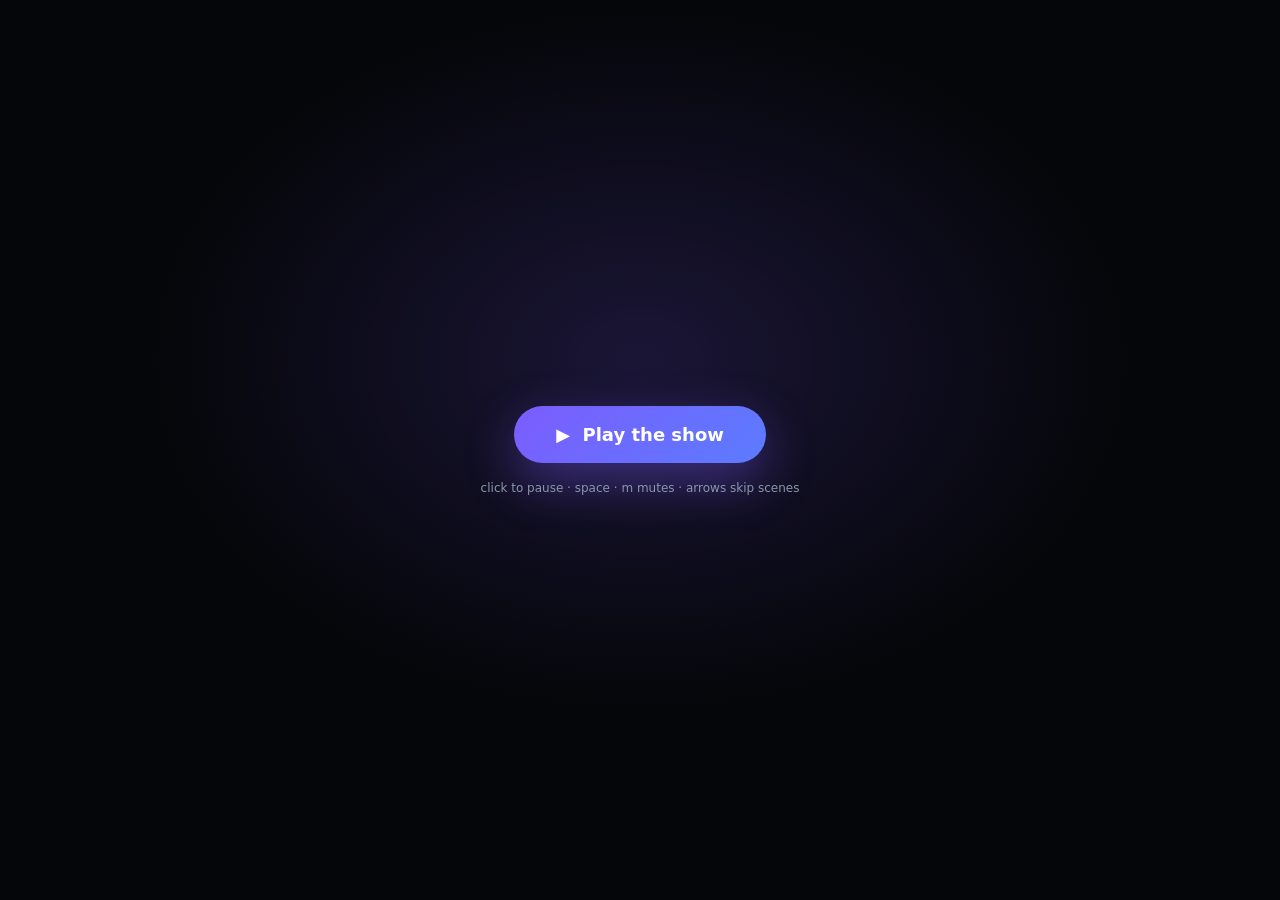
<file: examples/six-styles.html>
<!DOCTYPE html>
<html lang="en" class="mode-studio"><head>
<meta charset="utf-8">
<meta name="viewport" content="width=device-width, initial-scale=1">
<title>Kinemotif — the HTML animation studio</title>
<meta name="description" content="Turn a paragraph into a moving, scored presentation. One HTML file. No video, no images, no internet.">
<style>
/* ============================================================
   Motion Studio — UI styles
   ============================================================ */
*, *::before, *::after { box-sizing: border-box; }

:root {
  --bg: #0b0d12;
  --panel: #12151d;
  --panel2: #171b25;
  --line: #232a38;
  --ink: #e8ecf5;
  --muted: #8b96ad;
  --accent: #7c5cff;
  --accent2: #22d3ee;
  --radius: 10px;
}

html, body {
  margin: 0; padding: 0;
  background: var(--bg);
  color: var(--ink);
  font-family: "Segoe UI", system-ui, -apple-system, sans-serif;
  font-size: 14px;
  -webkit-font-smoothing: antialiased;
}
body { overflow: hidden; }

button { font-family: inherit; font-size: inherit; cursor: pointer; }
input, select, textarea { font-family: inherit; font-size: inherit; }

.logo { font-weight: 800; letter-spacing: -0.02em; font-size: 20px; }
.logo span { color: var(--accent); }
.logo.small { font-size: 16px; }

.spacer { flex: 1; }
.muted { color: var(--muted); font-weight: 400; }

/* ---------------- buttons ---------------- */
.primary {
  background: linear-gradient(135deg, var(--accent), #5b7cff);
  color: #fff; border: 0; border-radius: 8px;
  padding: 9px 16px; font-weight: 600;
}
.primary:hover { filter: brightness(1.1); }
.primary.big { padding: 14px 26px; font-size: 16px; border-radius: 10px; }
.ghost {
  background: var(--panel2); color: var(--ink);
  border: 1px solid var(--line); border-radius: 8px;
  padding: 8px 14px;
}
.ghost:hover { border-color: #3a4459; }
.ghost.off { opacity: .55; }
.full { width: 100%; display: block; margin-top: 6px; }

/* ---------------- wizard ---------------- */
#wizard {
  height: 100vh; overflow-y: auto;
  background:
    radial-gradient(900px 500px at 12% -10%, rgba(124, 92, 255, .22), transparent 60%),
    radial-gradient(700px 500px at 95% 0%, rgba(34, 211, 238, .14), transparent 60%),
    var(--bg);
}
.wiz-inner { max-width: 1040px; margin: 0 auto; padding: 26px 24px 56px; }
.wiz-inner header { margin-bottom: 16px; }
.wiz-inner h1 { font-size: 33px; margin: 4px 0 8px; letter-spacing: -0.03em; line-height: 1.1; }
.wiz-inner .tag { color: var(--muted); font-size: 15px; max-width: 640px; line-height: 1.6; margin: 0; }
.wiz-inner section { margin-top: 22px; }
.wiz-inner h2 {
  font-size: 13px; text-transform: uppercase; letter-spacing: .12em;
  color: var(--muted); font-weight: 700; margin: 0 0 12px;
  display: flex; align-items: center; gap: 8px;
}
.wiz-inner h2 i {
  font-style: normal; width: 20px; height: 20px; border-radius: 50%;
  background: var(--accent); color: #fff; font-size: 11px;
  display: grid; place-items: center; letter-spacing: 0;
}

.style-cards { display: grid; grid-template-columns: repeat(3, 1fr); gap: 12px; }
.style-card {
  background: var(--panel); border: 2px solid var(--line);
  border-radius: var(--radius); padding: 8px; text-align: left;
  color: var(--ink); transition: border-color .15s, transform .15s;
}
.style-card:hover { transform: translateY(-2px); border-color: #3a4459; }
.style-card.on { border-color: var(--accent); box-shadow: 0 0 0 3px rgba(124, 92, 255, .18); }
.style-card .sw { width: 100%; height: 112px; object-fit: cover; display: block; border-radius: 6px; background: #000; }
.style-card .sc-name { font-weight: 700; margin-top: 8px; font-size: 13px; }
.style-card .sc-blurb { color: var(--muted); font-size: 11.5px; margin-top: 2px; }

.chips { display: flex; flex-wrap: wrap; gap: 8px; margin-bottom: 10px; }
.chip {
  background: var(--panel2); border: 1px solid var(--line); color: var(--muted);
  border-radius: 999px; padding: 6px 13px; font-size: 12.5px;
}
.chip:hover { color: var(--ink); border-color: var(--accent); }

#storyInput {
  width: 100%; min-height: 104px; resize: vertical;
  background: var(--panel); border: 1px solid var(--line); border-radius: var(--radius);
  color: var(--ink); padding: 14px; line-height: 1.65;
}
#storyInput:focus { outline: 0; border-color: var(--accent); }

.row3 { display: grid; grid-template-columns: repeat(3, 1fr); gap: 12px; }
.row4 { display: grid; grid-template-columns: repeat(4, 1fr); gap: 12px; }
@media (max-width: 820px) { .row4 { grid-template-columns: repeat(2, 1fr); } }
.row3 label, .row4 label { display: block; font-size: 12px; color: var(--muted); }
.row3 select, .row4 select {
  width: 100%; margin-top: 6px; background: var(--panel);
  border: 1px solid var(--line); color: var(--ink);
  border-radius: 8px; padding: 9px 10px;
}

.wiz-actions { display: flex; gap: 12px; align-items: center; margin-top: 22px; }
.resume {
  margin-top: 18px; padding: 12px 16px; border-radius: 10px;
  background: var(--panel); border: 1px dashed var(--line); color: var(--muted);
}
.resume button {
  background: none; border: 0; color: var(--accent2);
  text-decoration: underline; font-weight: 600; padding: 0 4px;
}

/* ---------------- editor shell ---------------- */
#editor {
  display: grid;
  grid-template-columns: 288px minmax(0, 1fr) 320px;
  grid-template-rows: 54px minmax(0, 1fr);
  height: 100vh;
  background: var(--bg);
}
#topbar {
  grid-column: 1 / -1;
  display: flex; align-items: center; gap: 12px;
  padding: 0 14px; border-bottom: 1px solid var(--line);
  background: var(--panel);
}
.title-input {
  background: var(--panel2); border: 1px solid var(--line); color: var(--ink);
  border-radius: 8px; padding: 7px 11px; width: 260px;
}
.title-input:focus { outline: 0; border-color: var(--accent); }

#left, #right {
  background: var(--panel); overflow-y: auto; padding: 12px;
}
#left { border-right: 1px solid var(--line); }
#right { border-left: 1px solid var(--line); }

.pane-head {
  display: flex; align-items: center; justify-content: space-between;
  font-size: 11px; text-transform: uppercase; letter-spacing: .12em;
  color: var(--muted); font-weight: 700;
  margin: 14px 0 8px;
}
.pane-head:first-child { margin-top: 2px; }
.pane-head button {
  background: var(--panel2); border: 1px solid var(--line); color: var(--ink);
  width: 22px; height: 22px; border-radius: 6px; line-height: 1;
  font-size: 14px; padding: 0;
}
.pane-head button:hover { border-color: var(--accent); }

.scene-list { display: flex; flex-direction: column; gap: 6px; }
.scene-item {
  display: flex; gap: 8px; align-items: center;
  background: var(--panel2); border: 1px solid var(--line);
  border-radius: 8px; padding: 8px 9px; cursor: pointer;
}
.scene-item:hover { border-color: #3a4459; }
.scene-item.sel { border-color: var(--accent); background: #1b1830; }
.si-num {
  width: 20px; height: 20px; flex: 0 0 20px; border-radius: 5px;
  background: #232a3c; color: var(--muted); font-size: 11px;
  display: grid; place-items: center; font-weight: 700;
}
.si-main { min-width: 0; flex: 1; }
.si-title { font-size: 12.5px; font-weight: 600; white-space: nowrap; overflow: hidden; text-overflow: ellipsis; }
.si-sub { font-size: 10.5px; color: var(--muted); margin-top: 2px; }
.si-tools { display: flex; gap: 2px; opacity: 0; transition: opacity .12s; }
.scene-item:hover .si-tools { opacity: 1; }
.si-tools button {
  background: none; border: 0; color: var(--muted);
  font-size: 11px; padding: 2px 3px; border-radius: 4px;
}
.si-tools button:hover { background: #2a3348; color: var(--ink); }

.style-row { display: grid; grid-template-columns: 1fr 1fr; gap: 6px; }
.swatch {
  display: flex; align-items: center; gap: 6px;
  background: var(--panel2); border: 1px solid var(--line); color: var(--muted);
  border-radius: 7px; padding: 7px 8px; font-size: 11.5px; text-align: left;
}
.swatch i { width: 10px; height: 10px; border-radius: 3px; flex: 0 0 10px; }
.swatch.on { border-color: var(--accent); color: var(--ink); }

#moodSel {
  width: 100%; background: var(--panel2); border: 1px solid var(--line);
  color: var(--ink); border-radius: 8px; padding: 8px 10px;
}

/* ---------------- stage ---------------- */
#center {
  display: flex; flex-direction: column; min-width: 0; min-height: 0;
  background: #05060a;
}
#stagewrap {
  flex: 1; min-height: 0; display: flex;
  align-items: center; justify-content: center;
  padding: 14px; background: #05060a;
}
#stage {
  width: 100%; height: 100%;
  object-fit: contain;
  display: block;
  border-radius: 6px;
  box-shadow: 0 12px 40px rgba(0, 0, 0, .6);
  background: #000;
}

#transport {
  display: flex; align-items: center; gap: 8px;
  padding: 8px 14px; border-top: 1px solid var(--line);
  background: var(--panel);
}
.tbtn {
  background: var(--panel2); border: 1px solid var(--line); color: var(--ink);
  border-radius: 7px; width: 32px; height: 30px; padding: 0;
  display: grid; place-items: center; font-size: 12px;
}
.tbtn:hover { border-color: var(--accent); }
.tbtn.play { width: 44px; background: var(--accent); border-color: var(--accent); color: #fff; font-size: 13px; }
#timeLbl { font-variant-numeric: tabular-nums; color: var(--muted); font-size: 12px; margin-left: 4px; }
.mini { display: flex; align-items: center; gap: 6px; font-size: 11px; color: var(--muted); }
.mini input { width: 90px; }

#timeline { position: relative; height: 46px; padding: 8px 14px 12px; background: var(--panel); border-top: 1px solid var(--line); }
#track { display: flex; gap: 3px; height: 100%; }
.seg {
  position: relative; background: #232a3c; border-radius: 5px;
  min-width: 8px; cursor: pointer; overflow: hidden;
  border: 1px solid transparent;
}
.seg:hover { background: #2c3549; }
.seg.sel { border-color: var(--accent); background: #2a2547; }
.seg.now { background: #333d55; }
.seg b {
  position: absolute; inset: 0; display: grid; place-items: center;
  font-size: 10px; color: #7f8aa3; font-weight: 700;
}
#head {
  position: absolute; top: 6px; bottom: 10px; left: 0; width: 2px;
  background: var(--accent2); box-shadow: 0 0 8px var(--accent2);
  pointer-events: none;
}

/* ---------------- inspector ---------------- */
.fld { display: block; font-size: 11.5px; color: var(--muted); margin-bottom: 10px; }
.fld input[type="text"], .fld input:not([type]), .fld textarea, .fld select {
  width: 100%; margin-top: 5px; background: var(--panel2);
  border: 1px solid var(--line); color: var(--ink);
  border-radius: 7px; padding: 8px 9px; font-size: 12.5px;
}
.fld textarea { resize: vertical; line-height: 1.55; }
.fld input[type="range"] { width: 100%; margin-top: 8px; }
.fld input[type="color"] { width: 100%; height: 32px; margin-top: 5px; background: var(--panel2); border: 1px solid var(--line); border-radius: 7px; padding: 2px; }
.fld select:focus, .fld input:focus, .fld textarea:focus { outline: 0; border-color: var(--accent); }
.hint { font-size: 11px; color: #5d6880; line-height: 1.6; margin-top: 18px; }

/* ---------------- play only ---------------- */
#playlayer {
  position: fixed; inset: 0; z-index: 40;
  display: none; flex-direction: column; gap: 18px;
  align-items: center; justify-content: center;
  background: radial-gradient(700px 500px at 50% 40%, rgba(124, 92, 255, .18), transparent 70%), #05060a;
}
#playlayer.show { display: flex; }
#bigplay {
  background: linear-gradient(135deg, var(--accent), #5b7cff);
  color: #fff; border: 0; border-radius: 999px;
  padding: 18px 42px; font-size: 18px; font-weight: 700;
  box-shadow: 0 18px 50px rgba(124, 92, 255, .4);
}
#bigplay:hover { filter: brightness(1.08); }
.phint { color: var(--muted); font-size: 12px; }

html.mode-play body { background: #000; overflow: hidden; }
html.mode-play #wizard, html.mode-play #editor { display: none; }
html.mode-play #stagewrap {
  position: fixed; inset: 0; z-index: 5;
  display: block; padding: 0; background: #000;
}
html.mode-play #stage {
  width: 100vw; height: 100vh; border-radius: 0; box-shadow: none; cursor: pointer;
}

/* mode visibility */
html.mode-wizard #editor { display: none; }
html.mode-studio #wizard { display: none; }
html.mode-studio #playlayer { display: none; }
html.mode-wizard #playlayer { display: none; }

@media (max-width: 1100px) {
  #editor { grid-template-columns: 230px minmax(0, 1fr) 260px; }
  .style-cards { grid-template-columns: repeat(2, 1fr); }
}

/* ---------------- v2 additions ---------------- */
.iconbtn {
  background: var(--panel2); border: 1px solid var(--line); color: var(--ink);
  border-radius: 7px; width: 30px; height: 30px; padding: 0;
  display: grid; place-items: center; font-size: 13px; line-height: 1;
}
.iconbtn:hover { border-color: var(--accent); }
.iconbtn:disabled { opacity: .35; cursor: default; border-color: var(--line); }

.fldrow { display: grid; grid-template-columns: 1fr 1fr; gap: 8px; }
.fldrow .fld { margin-bottom: 10px; }

#reduceNote {
  display: none; margin-top: 16px; padding: 10px 14px; border-radius: 10px;
  background: rgba(124, 92, 255, .1); border: 1px solid rgba(124, 92, 255, .35);
  color: var(--muted); font-size: 12.5px;
}

#help {
  position: fixed; inset: 0; z-index: 60; display: none;
  align-items: center; justify-content: center;
  background: rgba(4, 6, 12, .78); backdrop-filter: blur(4px);
}
#help.show { display: flex; }
#help .card {
  background: var(--panel); border: 1px solid var(--line); border-radius: 14px;
  padding: 22px 26px; max-width: 520px; width: calc(100% - 48px);
  box-shadow: 0 30px 80px rgba(0, 0, 0, .6);
}
#help h3 { margin: 0 0 14px; font-size: 15px; letter-spacing: .02em; }
#help table { width: 100%; border-collapse: collapse; font-size: 13px; }
#help td { padding: 6px 0; border-bottom: 1px solid rgba(255, 255, 255, .05); color: var(--muted); }
#help td:first-child { width: 42%; }
#help kbd {
  background: var(--panel2); border: 1px solid var(--line); border-bottom-width: 2px;
  border-radius: 5px; padding: 2px 7px; font-family: inherit; font-size: 12px; color: var(--ink);
}

/* style picker */
.pick-row { display: flex; align-items: center; gap: 12px; margin-top: 10px; flex-wrap: wrap; }
.pick-row > span { font-size: 12px; color: var(--muted); }
.style-picks { display: flex; gap: 6px; flex-wrap: wrap; }
.pick {
  display: flex; align-items: center; gap: 6px; font-size: 11.5px;
  background: var(--panel2); border: 1px solid var(--line); color: var(--muted);
  border-radius: 999px; padding: 5px 11px; opacity: .45;
}
.pick i { width: 8px; height: 8px; border-radius: 3px; display: block; }
.pick.on { opacity: 1; color: var(--ink); border-color: var(--accent); }
.music-info { font-size: 11px; color: var(--muted); margin-top: 6px; font-variant-numeric: tabular-nums; }

.toggle { display: flex; align-items: center; gap: 7px; margin-top: 8px; font-size: 11.5px; color: var(--muted); cursor: pointer; }
.toggle input { accent-color: #7c5cff; }

</style>
</head>
<body>

<!-- ===================== WIZARD ===================== -->
<div id="wizard">
  <div class="wiz-inner">
    <header>
      <div class="logo">Kine<span>motif</span></div>
      <h1>Turn a paragraph into a moving, scored presentation.</h1>
      <p class="tag">One HTML file. It draws its own artwork, animates every scene, morphs between them and synthesises an original soundtrack as it plays. No video files, no images, no internet.</p>
    </header>

    <section>
      <h2><i>1</i> Pick a look</h2>
      <div id="styleCards" class="style-cards"><button class="style-card" type="button"><canvas class="sw" width="480" height="270"></canvas><div class="sc-name">Pixel Arcade</div><div class="sc-blurb">8-bit blocks, arcade type</div></button><button class="style-card" type="button"><canvas class="sw" width="1920" height="1080"></canvas><div class="sc-name">Stick Figure</div><div class="sc-blurb">ink on paper, hand-drawn</div></button><button class="style-card on" type="button"><canvas class="sw" width="1280" height="720"></canvas><div class="sc-name">Neon Night</div><div class="sc-blurb">glowing strokes on black</div></button><button class="style-card" type="button"><canvas class="sw" width="1920" height="1080"></canvas><div class="sc-name">Paper Cut</div><div class="sc-blurb">layered cut-outs, warm serif</div></button><button class="style-card" type="button"><canvas class="sw" width="1280" height="720"></canvas><div class="sc-name">Cosmic Dream</div><div class="sc-blurb">deep space gradients, thin type</div></button><button class="style-card" type="button"><canvas class="sw" width="960" height="540"></canvas><div class="sc-name">VHS Retro</div><div class="sc-blurb">80s sunset, chromatic fuzz</div></button></div>
      <div class="pick-row"><span>Styles to mix</span><div id="wizStyles" class="style-picks"><button type="button" class="pick on" data-style="pixel"><i style="background:#ff4d6d"></i>Pixel</button><button type="button" class="pick on" data-style="stick"><i style="background:#e0512f"></i>Stick</button><button type="button" class="pick on" data-style="neon"><i style="background:#ff2d95"></i>Neon</button><button type="button" class="pick on" data-style="paper"><i style="background:#cf5c39"></i>Paper</button><button type="button" class="pick on" data-style="cosmic"><i style="background:#8b5cf6"></i>Cosmic</button><button type="button" class="pick on" data-style="vhs"><i style="background:#ff2e88"></i>VHS</button></div></div>
    </section>

    <section>
      <h2><i>2</i> Give it a story</h2>
      <div id="demoChips" class="chips"><button type="button" class="chip">The Water Cycle</button><button type="button" class="chip">A Seed Becomes a Tree</button><button type="button" class="chip">Why We Ship Fast</button><button type="button" class="chip">A Night in the City</button></div>
      <textarea id="storyInput" placeholder="Paste a paragraph, a script, or just a topic. Each sentence becomes a scene with its own picture, and the scenes morph into each other."></textarea>
    </section>

    <section>
      <h2><i>3</i> Set the mood</h2>
      <div class="row3">
        <label>Music<select id="wizMood"><option value="uplifting">Uplifting</option><option value="calm">Calm</option><option value="epic">Epic</option><option value="playful">Playful</option><option value="tense">Tense</option><option value="lofi">Lo-fi</option><option value="none">Silent</option></select></label>
        <label>Pace<select id="wizPace">
          <option value="0.85">Brisk</option>
          <option value="1" selected="">Normal</option>
          <option value="1.3">Slow</option>
        </select></label>
        <label>Scene transition<select id="wizTrans">
          <option value="morph" selected="">Morph</option>
          <option value="fade">Fade</option>
          <option value="slide">Slide</option>
          <option value="wipe">Wipe</option>
          <option value="iris">Iris</option>
          <option value="glitch">Glitch</option>
          <option value="none">Hard cut</option>
        </select></label>
      </div>
    </section>

    <div class="wiz-actions">
      <button id="wizGo" class="primary big">Generate my show →</button>
      <button id="wizBlank" class="ghost">Start blank</button>
    </div>

    <div id="reduceNote">Your system asks for reduced motion, so shows will not auto-play here. Everything else works the same.</div>
    <div id="resumeNote" class="resume" style="display:none">
      You have a saved project in this browser. <button id="resumeBtn">Continue editing it</button>
    </div>
  </div>
</div>

<!-- ===================== EDITOR ===================== -->
<div id="editor">
  <header id="topbar">
    <div class="logo small">Kine<span>motif</span></div>
    <input id="projTitle" class="title-input" value="My show" aria-label="Project title">
    <button id="btnUndo" class="iconbtn" title="Undo (Ctrl+Z)">↶</button>
    <button id="btnRedo" class="iconbtn" title="Redo (Ctrl+Shift+Z)" disabled="">↷</button>
    <div class="spacer"></div>
    <button id="btnOpenJson" class="ghost" title="Open a .kinemotif.json project or an exported show">Open</button>
    <button id="btnSaveJson" class="ghost" title="Save the project as JSON">Save .json</button>
    <button id="btnHelp" class="iconbtn" title="Keyboard shortcuts (?)">?</button>
    <button id="btnNew" class="ghost">New from story</button>
    <button id="btnExport" class="primary">Export HTML show</button>
    <input id="fileInput" type="file" accept=".json,.html,application/json,text/html" hidden="">
  </header>

  <aside id="left">
    <div class="pane-head">Scenes <button id="btnAdd" title="Add a scene">+</button></div>
    <div id="sceneList" class="scene-list"><div class="scene-item"><div class="si-num">1</div><div class="si-main"><div class="si-title">Happiness is a place you build</div><div class="si-sub">pixel · city · 4.5s · reveal</div></div><div class="si-tools"><button type="button" data-a="up">↑</button><button type="button" data-a="down">↓</button><button type="button" data-a="del">✕</button></div></div><div class="scene-item"><div class="si-num">2</div><div class="si-main"><div class="si-title">Start with one honest morning</div><div class="si-sub">stick · sun · 5.5s · pop</div></div><div class="si-tools"><button type="button" data-a="up">↑</button><button type="button" data-a="down">↓</button><button type="button" data-a="del">✕</button></div></div><div class="scene-item"><div class="si-num">3</div><div class="si-main"><div class="si-title">Let the light in early</div><div class="si-sub">neon · bars · 5.5s · typewriter</div></div><div class="si-tools"><button type="button" data-a="up">↑</button><button type="button" data-a="down">↓</button><button type="button" data-a="del">✕</button></div></div><div class="scene-item"><div class="si-num">4</div><div class="si-main"><div class="si-title">Move your body before the day begins</div><div class="si-sub">paper · flow · 5.5s · highlight</div></div><div class="si-tools"><button type="button" data-a="up">↑</button><button type="button" data-a="down">↓</button><button type="button" data-a="del">✕</button></div></div><div class="scene-item"><div class="si-num">5</div><div class="si-main"><div class="si-title">Notice what is already working</div><div class="si-sub">cosmic · city · 5.5s · wave</div></div><div class="si-tools"><button type="button" data-a="up">↑</button><button type="button" data-a="down">↓</button><button type="button" data-a="del">✕</button></div></div><div class="scene-item"><div class="si-num">6</div><div class="si-main"><div class="si-title">Say thank you out loud</div><div class="si-sub">vhs · rings · 5.5s · split</div></div><div class="si-tools"><button type="button" data-a="up">↑</button><button type="button" data-a="down">↓</button><button type="button" data-a="del">✕</button></div></div><div class="scene-item"><div class="si-num">7</div><div class="si-main"><div class="si-title">Read something that stretches you</div><div class="si-sub">pixel · timeline · 5.5s · glitch</div></div><div class="si-tools"><button type="button" data-a="up">↑</button><button type="button" data-a="down">↓</button><button type="button" data-a="del">✕</button></div></div><div class="scene-item"><div class="si-num">8</div><div class="si-main"><div class="si-title">Take the walk you almost skipped</div><div class="si-sub">stick · orbit · 5.5s · reveal</div></div><div class="si-tools"><button type="button" data-a="up">↑</button><button type="button" data-a="down">↓</button><button type="button" data-a="del">✕</button></div></div><div class="scene-item"><div class="si-num">9</div><div class="si-main"><div class="si-title">Call the friend you keep meaning to</div><div class="si-sub">neon · steps · 5.5s · pop</div></div><div class="si-tools"><button type="button" data-a="up">↑</button><button type="button" data-a="down">↓</button><button type="button" data-a="del">✕</button></div></div><div class="scene-item"><div class="si-num">10</div><div class="si-main"><div class="si-title">Make something with your hands</div><div class="si-sub">paper · grid · 5.5s · typewriter</div></div><div class="si-tools"><button type="button" data-a="up">↑</button><button type="button" data-a="down">↓</button><button type="button" data-a="del">✕</button></div></div><div class="scene-item"><div class="si-num">11</div><div class="si-main"><div class="si-title">Give an hour away</div><div class="si-sub">cosmic · city · 5.5s · highlight</div></div><div class="si-tools"><button type="button" data-a="up">↑</button><button type="button" data-a="down">↓</button><button type="button" data-a="del">✕</button></div></div><div class="scene-item sel"><div class="si-num">12</div><div class="si-main"><div class="si-title">And when night comes</div><div class="si-sub">vhs · moon · 5.5s · wave</div></div><div class="si-tools"><button type="button" data-a="up">↑</button><button type="button" data-a="down">↓</button><button type="button" data-a="del">✕</button></div></div></div>
    <div class="pane-head">Look</div>
    <div id="styleRow" class="style-row" data-built="1"><button type="button" class="swatch on" data-style="pixel"><i style="background:#ff4d6d"></i>Pixel</button><button type="button" class="swatch" data-style="stick"><i style="background:#e0512f"></i>Stick</button><button type="button" class="swatch" data-style="neon"><i style="background:#ff2d95"></i>Neon</button><button type="button" class="swatch" data-style="paper"><i style="background:#cf5c39"></i>Paper</button><button type="button" class="swatch" data-style="cosmic"><i style="background:#8b5cf6"></i>Cosmic</button><button type="button" class="swatch" data-style="vhs"><i style="background:#ff2e88"></i>VHS</button></div>
    <div class="pane-head">Sound</div>
    <select id="moodSel"><option value="uplifting">Uplifting</option><option value="calm">Calm</option><option value="epic">Epic</option><option value="playful">Playful</option><option value="tense">Tense</option><option value="lofi">Lo-fi</option><option value="none">Silent</option></select>
    <div class="fldrow">
      <button id="btnMusic" class="ghost" title="Compose a different soundtrack for this show">New music</button>
      <button id="btnMute" class="ghost">Music: on</button>
    </div>
    <div id="musicInfo" class="music-info">D · 112 BPM · seed 594</div>
    <label class="toggle"><input type="checkbox" id="reactBeat" checked=""> Artwork pulses with the beat</label>
  </aside>

  <main id="center">
    <div id="stagewrap"><canvas id="stage" width="1920" height="1080"></canvas></div>
    <div id="transport">
      <button id="btnPrev" class="tbtn" title="Previous scene">⏮</button>
      <button id="btnPlay" class="tbtn play" title="Play / pause">▶</button>
      <button id="btnNext" class="tbtn" title="Next scene">⏭</button>
      <span id="timeLbl">1:02 / 1:05</span>
      <div class="spacer"></div>
      <label class="mini">Speed<input id="speed" type="range" min="0.5" max="2" step="0.1" value="1"></label>
      <button id="btnLoop" class="tbtn" title="Loop the show">↻</button>
      <button id="btnFull" class="tbtn" title="Fullscreen">⛶</button>
    </div>
    <div id="timeline"><div id="track"><div class="seg" title="Happiness is a place you build" style="flex-grow: 4.5;"><b>1</b></div><div class="seg" title="Start with one honest morning" style="flex-grow: 5.5;"><b>2</b></div><div class="seg" title="Let the light in early" style="flex-grow: 5.5;"><b>3</b></div><div class="seg" title="Move your body before the day begins" style="flex-grow: 5.5;"><b>4</b></div><div class="seg" title="Notice what is already working" style="flex-grow: 5.5;"><b>5</b></div><div class="seg" title="Say thank you out loud" style="flex-grow: 5.5;"><b>6</b></div><div class="seg" title="Read something that stretches you" style="flex-grow: 5.5;"><b>7</b></div><div class="seg" title="Take the walk you almost skipped" style="flex-grow: 5.5;"><b>8</b></div><div class="seg" title="Call the friend you keep meaning to" style="flex-grow: 5.5;"><b>9</b></div><div class="seg" title="Make something with your hands" style="flex-grow: 5.5;"><b>10</b></div><div class="seg" title="Give an hour away" style="flex-grow: 5.5;"><b>11</b></div><div class="seg sel now" title="And when night comes" style="flex-grow: 5.5;"><b>12</b></div></div><div id="head" style="left: 95.5385%;"></div></div>
  </main>

  <aside id="right">
    <div class="pane-head">Scene <span id="sceneNum" class="muted">#12</span></div>
    <label class="fld">Title<input id="fTitle" type="text"></label>
    <label class="fld">Text<textarea id="fBody" rows="4"></textarea></label>
    <div class="fldrow">
      <label class="fld">Style<select id="fStyle"><option value="">Inherit show style</option><option value="pixel">Pixel Arcade</option><option value="stick">Stick Figure</option><option value="neon">Neon Night</option><option value="paper">Paper Cut</option><option value="cosmic">Cosmic Dream</option><option value="vhs">VHS Retro</option></select></label>
      <label class="fld">Visual<select id="fVisual"><option value="motif">motif</option><option value="rings">rings</option><option value="bars">bars</option><option value="flow">flow</option><option value="orbit">orbit</option><option value="steps">steps</option><option value="grid">grid</option><option value="timeline">timeline</option></select></label>
    </div>
    <label class="fld">Motif<select id="fMotif"><option value="sun">Sun</option><option value="moon">Moon</option><option value="mountain">Mountain</option><option value="tree">Tree</option><option value="city">City</option><option value="wave">Waves</option><option value="cloud">Cloud</option><option value="star">Star</option><option value="rocket">Rocket</option><option value="bulb">Idea</option><option value="heart">Heart</option><option value="book">Book</option><option value="planet">Planet</option><option value="spiral">Spiral</option></select></label>
    <div class="fldrow">
      <label class="fld">Entrance<select id="fEnter"><option value="rise">rise</option><option value="fade">fade</option><option value="zoom">zoom</option><option value="slide">slide</option><option value="slideR">slideR</option><option value="drop">drop</option><option value="flip">flip</option><option value="blur">blur</option><option value="pop">pop</option><option value="none">none</option></select></label>
      <label class="fld">Easing<select id="fEase"><option value="linear">linear</option><option value="out">out</option><option value="inOut">inOut</option><option value="back">back</option><option value="expo">expo</option><option value="elastic">elastic</option><option value="bounce">bounce</option><option value="spring">spring</option></select></label>
    </div>
    <div class="fldrow">
      <label class="fld">Layout<select id="fLayout">
        <option value="split">Text + visual</option>
        <option value="center">Centered</option>
      </select></label>
      <label class="fld">Camera<select id="fCam"><option value="in">in</option><option value="out">out</option><option value="pan">pan</option><option value="none">none</option></select></label>
    </div>
    <label class="fld">Duration <span id="fDurLbl" class="muted">5.5s</span><input id="fDur" type="range" min="2" max="15" step="0.5" value="5"></label>
    <div class="fldrow">
      <label class="fld">Text effect<select id="fTextFx"><option value="reveal">reveal</option><option value="typewriter">typewriter</option><option value="pop">pop</option><option value="wave">wave</option><option value="glitch">glitch</option><option value="highlight">highlight</option><option value="split">split</option></select></label>
      <label class="fld">Transition<select id="fTrans"><option value="morph">morph</option><option value="fade">fade</option><option value="slide">slide</option><option value="wipe">wipe</option><option value="iris">iris</option><option value="glitch">glitch</option><option value="none">none</option></select></label>
    </div>
    <label class="fld">Accent<input id="fAccent" type="color" value="#ff2d95"></label>
    <p class="hint">Space plays and pauses. Left and right arrows jump between scenes. Everything you edit is saved in this browser; Export writes a single HTML file that plays on its own.</p>
  </aside>
</div>

<!-- ===================== PLAY-ONLY OVERLAY ===================== -->
<div id="playlayer">
  <button id="bigplay">▶&nbsp; Play the show</button>
  <div class="phint">click to pause · space · m mutes · arrows skip scenes</div>
</div>

<!-- ===================== SHORTCUTS ===================== -->
<div id="help">
  <div class="card">
    <h3>Keyboard shortcuts</h3>
    <table>
      <tbody><tr><td><kbd>Space</kbd></td><td>Play / pause</td></tr>
      <tr><td><kbd>←</kbd> <kbd>→</kbd></td><td>Previous / next scene</td></tr>
      <tr><td><kbd>Ctrl</kbd>+<kbd>Z</kbd></td><td>Undo</td></tr>
      <tr><td><kbd>Ctrl</kbd>+<kbd>Shift</kbd>+<kbd>Z</kbd></td><td>Redo</td></tr>
      <tr><td><kbd>E</kbd></td><td>Export the HTML show</td></tr>
      <tr><td><kbd>?</kbd></td><td>This panel</td></tr>
      <tr><td><kbd>Esc</kbd></td><td>Close this panel</td></tr>
    </tbody></table>
  </div>
</div>

<script>window.__SHOW__={"title":"Live Life Happy — six styles","style":"pixel","musicSeed":3951263302,"mood":"uplifting","pace":1,"transition":"morph","scenes":[{"title":"Happiness is a place you build","body":"","motif":"city","visual":"motif","textFx":"reveal","dur":4.5,"layout":"center","transition":"morph","accent":"#ff4d6d","enter":"zoom","ease":"back","cam":"in","style":"pixel"},{"title":"Start with one honest morning","body":"","motif":"sun","visual":"motif","textFx":"pop","dur":5.5,"layout":"split","transition":"morph","accent":"#2b6cb0","enter":"rise","ease":"back","cam":"in","style":"stick"},{"title":"Let the light in early","body":"","motif":"sun","visual":"bars","textFx":"typewriter","dur":5.5,"layout":"split","transition":"morph","accent":"#a78bfa","enter":"rise","ease":"back","cam":"pan","style":"neon"},{"title":"Move your body before the day begins","body":"","motif":"spiral","visual":"flow","textFx":"highlight","dur":5.5,"layout":"split","transition":"morph","accent":"#7a8450","enter":"rise","ease":"back","cam":"in","style":"paper"},{"title":"Notice what is already working","body":"","motif":"city","visual":"motif","textFx":"wave","dur":5.5,"layout":"split","transition":"morph","accent":"#8b5cf6","enter":"rise","ease":"back","cam":"in","style":"cosmic"},{"title":"Say thank you out loud","body":"","motif":"tree","visual":"rings","textFx":"split","dur":5.5,"layout":"split","transition":"morph","accent":"#00e5ff","enter":"rise","ease":"back","cam":"pan","style":"vhs"},{"title":"Read something that stretches you","body":"","motif":"book","visual":"timeline","textFx":"glitch","dur":5.5,"layout":"split","transition":"morph","accent":"#3ddc97","enter":"rise","ease":"back","cam":"in","style":"pixel"},{"title":"Take the walk you almost skipped","body":"","motif":"bulb","visual":"orbit","textFx":"reveal","dur":5.5,"layout":"split","transition":"morph","accent":"#2f8f6f","enter":"rise","ease":"back","cam":"in","style":"stick"},{"title":"Call the friend you keep meaning to","body":"","motif":"heart","visual":"steps","textFx":"pop","dur":5.5,"layout":"split","transition":"morph","accent":"#ff2d95","enter":"rise","ease":"back","cam":"pan","style":"neon"},{"title":"Make something with your hands","body":"","motif":"moon","visual":"grid","textFx":"typewriter","dur":5.5,"layout":"split","transition":"morph","accent":"#3f6f7a","enter":"rise","ease":"back","cam":"in","style":"paper"},{"title":"Give an hour away","body":"","motif":"city","visual":"motif","textFx":"highlight","dur":5.5,"layout":"split","transition":"morph","accent":"#f472b6","enter":"rise","ease":"back","cam":"in","style":"cosmic"},{"title":"And when night comes","body":"","motif":"moon","visual":"motif","textFx":"wave","dur":5.5,"layout":"center","transition":"morph","accent":"#7cff5a","enter":"rise","ease":"back","cam":"pan","style":"vhs"}]};window.__PLAY__=1;</script>

<script>
/* ============================================================
   Motion Studio — render core
   Canvas engine: styles, motifs, scenes, morphing, transitions
   ============================================================ */
(function () {
  'use strict';

  var W = 1920, H = 1080, TAU = Math.PI * 2;

  function clamp(v, a, b) { return v < a ? a : (v > b ? b : v); }
  function lerp(a, b, t) { return a + (b - a) * t; }
  function easeOut(t) { t = clamp(t, 0, 1); return 1 - Math.pow(1 - t, 3); }
  function easeInOut(t) { t = clamp(t, 0, 1); return t < .5 ? 2 * t * t : 1 - Math.pow(-2 * t + 2, 2) / 2; }
  function easeOutBack(t) { t = clamp(t, 0, 1); var c = 1.70158; return 1 + (c + 1) * Math.pow(t - 1, 3) + c * Math.pow(t - 1, 2); }

  var EASES = {
    linear: function (t) { return t; },
    out: function (t) { return easeOut(t); },
    inOut: function (t) { return easeInOut(t); },
    back: function (t) { return easeOutBack(t); },
    expo: function (t) {
      t = clamp(t, 0, 1);
      return t === 0 ? 0 : (t === 1 ? 1 : (t < 0.5 ? Math.pow(2, 20 * t - 10) / 2 : (2 - Math.pow(2, -20 * t + 10)) / 2));
    },
    elastic: function (t) {
      t = clamp(t, 0, 1);
      if (t === 0 || t === 1) return t;
      return Math.pow(2, -10 * t) * Math.sin((t * 10 - 0.75) * (TAU / 3)) + 1;
    },
    bounce: function (t) {
      t = clamp(t, 0, 1);
      var n1 = 7.5625, d1 = 2.75;
      if (t < 1 / d1) return n1 * t * t;
      if (t < 2 / d1) { t -= 1.5 / d1; return n1 * t * t + 0.75; }
      if (t < 2.5 / d1) { t -= 2.25 / d1; return n1 * t * t + 0.9375; }
      t -= 2.625 / d1; return n1 * t * t + 0.984375;
    },
    spring: function (t) {
      t = clamp(t, 0, 1);
      return 1 - Math.cos(t * Math.PI * 1.5) * Math.exp(-t * 5);
    }
  };
  var ENTERS = ['rise', 'fade', 'zoom', 'slide', 'slideR', 'drop', 'flip', 'blur', 'pop', 'none'];
  var CAMS = ['in', 'out', 'pan', 'none'];
  function enterEase(sc, t) {
    var fn = EASES[sc.ease || 'back'] || EASES.back;
    return fn(clamp(t / 0.9, 0, 1));
  }
  function cameraFor(sc, t, st) {
    if (window.MS_REDUCE || sc.cam === 'none') return { x: 0, y: 0, z: 1 };
    var dur = Math.max(0.8, sc.dur || 5);
    var e = easeInOut(clamp(t / dur, 0, 1));
    if (sc.cam === 'out') return { x: 0, y: 0, z: 1.07 - 0.07 * e };
    if (sc.cam === 'pan') return { x: lerp(-28, 28, e), y: 0, z: 1.05 };
    return { x: 0, y: 0, z: 1 + 0.07 * e };
  }

  function seeded(seed) {
    var a = seed >>> 0;
    return function () {
      a |= 0; a = a + 0x6D2B79F5 | 0;
      var t = Math.imul(a ^ a >>> 15, 1 | a);
      t = t + Math.imul(t ^ t >>> 7, 61 | t) ^ t;
      return ((t ^ t >>> 14) >>> 0) / 4294967296;
    };
  }
  function hashStr(s) {
    var h = 2166136261, i;
    s = String(s || '');
    for (i = 0; i < s.length; i++) { h ^= s.charCodeAt(i); h = Math.imul(h, 16777619); }
    return h >>> 0;
  }

  /* ------------------------------------------------------------
     COLOUR — contrast-safe accents
     Ported from the fleet's colour core: WCAG relative luminance,
     HSL round-trip, and a nudge loop that keeps an accent legible
     against whatever background the style paints.
     ------------------------------------------------------------ */
  function hexToRgb(hex) {
    var h = String(hex || '').replace('#', '');
    if (h.length === 3) h = h[0] + h[0] + h[1] + h[1] + h[2] + h[2];
    var n = parseInt(h, 16);
    if (isNaN(n)) return { r: 255, g: 255, b: 255 };
    return { r: (n >> 16) & 255, g: (n >> 8) & 255, b: n & 255 };
  }
  function rgbToHex(c) {
    function f(v) { var s = Math.round(clamp(v, 0, 255)).toString(16); return s.length < 2 ? '0' + s : s; }
    return '#' + f(c.r) + f(c.g) + f(c.b);
  }
  function channelLum(v) {
    v = clamp(v, 0, 255) / 255;
    return v <= 0.03928 ? v / 12.92 : Math.pow((v + 0.055) / 1.055, 2.4);
  }
  function relLum(c) { return 0.2126 * channelLum(c.r) + 0.7152 * channelLum(c.g) + 0.0722 * channelLum(c.b); }
  function contrastRatio(a, b) {
    var la = relLum(hexToRgb(a)), lb = relLum(hexToRgb(b));
    return (Math.max(la, lb) + 0.05) / (Math.min(la, lb) + 0.05);
  }
  function rgbToHsl(c) {
    var r = c.r / 255, g = c.g / 255, b = c.b / 255;
    var max = Math.max(r, g, b), min = Math.min(r, g, b), d = max - min;
    var h = 0, s = 0, l = (max + min) / 2;
    if (d) {
      s = d / (1 - Math.abs(2 * l - 1) || 1);
      if (max === r) h = ((g - b) / d) % 6;
      else if (max === g) h = (b - r) / d + 2;
      else h = (r - g) / d + 4;
      h *= 60;
      if (h < 0) h += 360;
    }
    return { h: h, s: s * 100, l: l * 100 };
  }
  function hslToRgb(h, s, l) {
    h = ((h % 360) + 360) % 360; s = clamp(s, 0, 100) / 100; l = clamp(l, 0, 100) / 100;
    var c = (1 - Math.abs(2 * l - 1)) * s, x = c * (1 - Math.abs(((h / 60) % 2) - 1)), m = l - c / 2, p;
    if (h < 60) p = [c, x, 0];
    else if (h < 120) p = [x, c, 0];
    else if (h < 180) p = [0, c, x];
    else if (h < 240) p = [0, x, c];
    else if (h < 300) p = [x, 0, c];
    else p = [c, 0, x];
    return { r: (p[0] + m) * 255, g: (p[1] + m) * 255, b: (p[2] + m) * 255 };
  }
  function ensureContrast(fg, bg, min) {
    min = min || 3;
    if (contrastRatio(fg, bg) >= min) return fg;
    var hsl = rgbToHsl(hexToRgb(fg));
    var darken = relLum(hexToRgb(bg)) > 0.32;
    var out = fg;
    for (var step = 1; step <= 24; step++) {
      var l = clamp(hsl.l + (darken ? -step * 4 : step * 4), 5, 95);
      out = rgbToHex(hslToRgb(hsl.h, hsl.s, l));
      if (contrastRatio(out, bg) >= min) return out;
    }
    return out;
  }

  /* ------------------------------------------------------------
     STYLES
     ------------------------------------------------------------ */
  var STYLES = {
    pixel: {
      id: 'pixel', name: 'Pixel Arcade', blurb: '8-bit blocks, arcade type',
      res: [480, 270], smooth: false, glow: 0,
      pal: { bg: '#150e2e', bg2: '#2a1a5e', ink: '#f7f3e3', dim: '#3d2a78', a: ['#ff4d6d', '#ffd166', '#3ddc97', '#4cc9f0'] },
      font: { d: '"Courier New",ui-monospace,monospace', b: '"Courier New",ui-monospace,monospace', dw: '700', bw: '700', sp: 2 }
    },
    stick: {
      id: 'stick', name: 'Stick Figure', blurb: 'ink on paper, hand-drawn',
      res: [1920, 1080], smooth: true, glow: 0,
      pal: { bg: '#f8f6ef', bg2: '#efece1', ink: '#191b21', dim: '#c9c3b4', a: ['#e0512f', '#2b6cb0', '#c98a00', '#2f8f6f'] },
      font: { d: '"Segoe Print","Bradley Hand","Comic Sans MS",cursive', b: '"Segoe UI",system-ui,sans-serif', dw: '700', bw: '400', sp: 0 }
    },
    neon: {
      id: 'neon', name: 'Neon Night', blurb: 'glowing strokes on black',
      res: [1280, 720], smooth: true, glow: 24,
      pal: { bg: '#05030d', bg2: '#12082b', ink: '#eaf6ff', dim: '#2a1d55', a: ['#ff2d95', '#22d3ee', '#a78bfa', '#facc15'] },
      font: { d: '"Segoe UI",system-ui,sans-serif', b: '"Segoe UI",system-ui,sans-serif', dw: '800', bw: '400', sp: 1 }
    },
    paper: {
      id: 'paper', name: 'Paper Cut', blurb: 'layered cut-outs, warm serif',
      res: [1920, 1080], smooth: true, glow: 0,
      pal: { bg: '#f4ead9', bg2: '#e8dac3', ink: '#2c2419', dim: '#dbc9ad', a: ['#cf5c39', '#3f6f7a', '#c9a227', '#7a8450'] },
      font: { d: 'Georgia,"Times New Roman",serif', b: 'Georgia,serif', dw: '700', bw: '400', sp: 0 }
    },
    cosmic: {
      id: 'cosmic', name: 'Cosmic Dream', blurb: 'deep space gradients, thin type',
      res: [1280, 720], smooth: true, glow: 18,
      pal: { bg: '#080818', bg2: '#1b1040', ink: '#f0f4ff', dim: '#2b2458', a: ['#8b5cf6', '#38bdf8', '#f472b6', '#fbbf24'] },
      font: { d: '"Segoe UI",system-ui,sans-serif', b: '"Segoe UI",system-ui,sans-serif', dw: '300', bw: '300', sp: 3 }
    },
    vhs: {
      id: 'vhs', name: 'VHS Retro', blurb: '80s sunset, chromatic fuzz',
      res: [960, 540], smooth: true, glow: 12,
      pal: { bg: '#12002e', bg2: '#480c53', ink: '#fff3d6', dim: '#63206b', a: ['#ff2e88', '#00e5ff', '#ffb300', '#7cff5a'] },
      font: { d: 'Impact,"Arial Black",sans-serif', b: '"Courier New",monospace', dw: '400', bw: '700', sp: 1 }
    }
  };
  var STYLE_LIST = ['pixel', 'stick', 'neon', 'paper', 'cosmic', 'vhs'].map(function (k) { return STYLES[k]; });

  /* ------------------------------------------------------------
     MOTIFS — every visual is a closed polygon so it can morph
     ------------------------------------------------------------ */
  function circlePts(n, r) {
    var o = [], i;
    n = n || 72; r = r || 1;
    for (i = 0; i < n; i++) { var a = i / n * TAU - Math.PI / 2; o.push({ x: Math.cos(a) * r, y: Math.sin(a) * r }); }
    return o;
  }
  function starPts(points, r1, r2, n) {
    var o = [], i, segs = points * 2;
    n = n || 64;
    for (i = 0; i < n; i++) {
      var a = i / n * TAU - Math.PI / 2;
      var k = (i / n) * segs;
      var f = Math.abs(((k % 2) + 1) % 2);
      var rad = lerp(r2, r1, f);
      o.push({ x: Math.cos(a) * rad, y: Math.sin(a) * rad });
    }
    return o;
  }
  function polyPts(arr) { return arr.map(function (p) { return { x: p[0], y: p[1] }; }); }
  function blobPts(n, bumps, amp, base) {
    var o = [], i;
    for (i = 0; i < n; i++) {
      var a = i / n * TAU - Math.PI / 2;
      var r = base + amp * Math.cos(bumps * a);
      o.push({ x: Math.cos(a) * r, y: Math.sin(a) * r });
    }
    return o;
  }
  function heartPts(n) {
    n = n || 72;
    var o = [], i;
    for (i = 0; i < n; i++) {
      var t = i / n * TAU;
      var x = 16 * Math.pow(Math.sin(t), 3);
      var y = -(13 * Math.cos(t) - 5 * Math.cos(2 * t) - 2 * Math.cos(3 * t) - Math.cos(4 * t));
      o.push({ x: x / 17, y: y / 17 });
    }
    return o;
  }
  function moonPts(n) {
    n = n || 72;
    var o = circlePts(n), i;
    for (i = 0; i < o.length; i++) {
      var dx = o[i].x - 0.62, dy = o[i].y + 0.18;
      var d = Math.hypot(dx, dy);
      if (d < 0.92) {
        var s = 0.92 / (d || 1e-6);
        o[i] = { x: 0.62 + dx * s, y: -0.18 + dy * s };
      }
    }
    return o;
  }
  function treePts(n) {
    n = n || 72;
    var o = [], i;
    for (i = 0; i < n; i++) {
      var a = i / n * TAU - Math.PI / 2;
      var r = 0.92 + 0.1 * Math.cos(5 * a);
      var y = Math.sin(a) * r;
      var x = Math.cos(a) * r;
      if (y > 0.45) { x *= clamp(1 - (y - 0.45) * 2.6, 0.18, 1); }
      o.push({ x: x, y: y * 0.92 - 0.05 });
    }
    return o;
  }
  function bulbPts(n) {
    n = n || 72;
    var o = circlePts(n), i;
    for (i = 0; i < o.length; i++) {
      if (o[i].y > 0.35) {
        var f = clamp(1 - (o[i].y - 0.35) * 1.9, 0.34, 1);
        o[i] = { x: o[i].x * f, y: o[i].y };
      }
    }
    return o;
  }

  var MOTIFS = {
    sun: { label: 'Sun', pts: function () { return starPts(12, 1, 0.74, 72); } },
    moon: { label: 'Moon', pts: moonPts },
    mountain: { label: 'Mountain', pts: function () { return polyPts([[-1, 1], [-0.62, 0.05], [-0.3, 0.42], [0.05, -0.78], [0.42, 0.1], [0.66, -0.24], [1, 1]]); } },
    tree: { label: 'Tree', pts: treePts },
    city: { label: 'City', pts: function () { return polyPts([[-1, 1], [-1, -0.12], [-0.7, -0.12], [-0.7, -0.62], [-0.38, -0.62], [-0.38, 0.12], [-0.08, 0.12], [-0.08, -0.88], [0.22, -0.88], [0.22, -0.28], [0.54, -0.28], [0.54, -0.56], [0.84, -0.56], [0.84, 0.3], [1, 0.3], [1, 1]]); } },
    wave: {
      label: 'Waves', pts: function () {
        var o = [], i, n = 30;
        for (i = 0; i <= n; i++) { var x = -1 + i / n * 2; o.push({ x: x, y: -0.34 + 0.30 * Math.sin((x + 1) * Math.PI * 1.6) }); }
        for (i = n; i >= 0; i--) { var x2 = -1 + i / n * 2; o.push({ x: x2, y: 0.42 + 0.30 * Math.sin((x2 + 1) * Math.PI * 1.6) }); }
        return o;
      }
    },
    cloud: { label: 'Cloud', pts: function () { return blobPts(64, 5, 0.16, 0.72).map(function (p) { return { x: p.x, y: p.y * 0.78 }; }); } },
    star: { label: 'Star', pts: function () { return starPts(5, 1, 0.42, 72); } },
    rocket: { label: 'Rocket', pts: function () { return polyPts([[0, -1], [0.27, -0.34], [0.29, 0.36], [0.62, 0.62], [0.58, 0.96], [0.18, 0.72], [-0.18, 0.72], [-0.58, 0.96], [-0.62, 0.62], [-0.29, 0.36], [-0.27, -0.34]]); } },
    bulb: { label: 'Idea', pts: bulbPts },
    heart: { label: 'Heart', pts: heartPts },
    book: { label: 'Book', pts: function () { return polyPts([[-1, 0.62], [-1, -0.5], [-0.12, -0.3], [0, -0.26], [0.12, -0.3], [1, -0.5], [1, 0.62], [0.12, 0.4], [0, 0.44], [-0.12, 0.4]]); } },
    planet: { label: 'Planet', pts: function () { return circlePts(64, 0.86); } },
    spiral: {
      label: 'Spiral', pts: function () {
        var o = [], i, n = 80;
        for (i = 0; i < n; i++) {
          var a = i / n * TAU * 2.4;
          var r = 0.12 + (i / n) * 0.9;
          o.push({ x: Math.cos(a) * r, y: Math.sin(a) * r });
        }
        for (i = n - 1; i >= 0; i--) {
          var a2 = i / n * TAU * 2.4, r2 = 0.12 + (i / n) * 0.9;
          o.push({ x: Math.cos(a2) * (r2 - 0.11), y: Math.sin(a2) * (r2 - 0.11) });
        }
        return o;
      }
    }
  };
  var MOTIF_LIST = Object.keys(MOTIFS);

  function signedArea(p) {
    var s = 0, i;
    for (i = 0; i < p.length; i++) { var a = p[i], b = p[(i + 1) % p.length]; s += a.x * b.y - b.x * a.y; }
    return s / 2;
  }
  function resample(pts, n) {
    var N = pts.length, cum = [0], total = 0, i;
    for (i = 0; i < N; i++) {
      var a = pts[i], b = pts[(i + 1) % N];
      total += Math.hypot(b.x - a.x, b.y - a.y);
      cum.push(total);
    }
    if (total < 1e-6) { total = 1; cum = cum.map(function (_, k) { return k; }); }
    var out = [], j = 0;
    for (var k = 0; k < n; k++) {
      var target = total * k / n;
      while (j < N - 1 && cum[j + 1] < target) j++;
      var segLen = (cum[j + 1] - cum[j]) || 1e-6;
      var t = (target - cum[j]) / segLen;
      var p0 = pts[j], p1 = pts[(j + 1) % N];
      out.push({ x: lerp(p0.x, p1.x, t), y: lerp(p0.y, p1.y, t) });
    }
    return out;
  }
  function normalizePts(pts, n) {
    var p = pts.slice();
    if (signedArea(p) < 0) p.reverse();
    p = resample(p, n || 96);
    var best = 0, bestY = Infinity, i;
    for (i = 0; i < p.length; i++) { if (p[i].y < bestY - 1e-9) { bestY = p[i].y; best = i; } }
    return p.slice(best).concat(p.slice(0, best));
  }
  var MOTIF_CACHE = {};
  function motifPoints(name, n) {
    n = n || 96;
    var key = name + '|' + n;
    if (!MOTIF_CACHE[key]) {
      var m = MOTIFS[name] || MOTIFS.sun;
      MOTIF_CACHE[key] = normalizePts(m.pts(), n);
    }
    return MOTIF_CACHE[key];
  }
  function morphPoints(a, b, t) {
    var A = motifPoints(a), B = motifPoints(b), o = [], i;
    for (i = 0; i < A.length; i++) o.push({ x: lerp(A[i].x, B[i].x, t), y: lerp(A[i].y, B[i].y, t) });
    return o;
  }

  /* ------------------------------------------------------------
     BACKGROUNDS
     ------------------------------------------------------------ */
  function drawBG(g, sc, t, st) {
    var p = st.pal, i;
    switch (st.id) {
      case 'pixel': {
        var gr = g.createLinearGradient(0, 0, 0, H);
        gr.addColorStop(0, p.bg2); gr.addColorStop(1, p.bg);
        g.fillStyle = gr; g.fillRect(0, 0, W, H);
        var r = seeded(11);
        g.fillStyle = p.ink;
        for (i = 0; i < 34; i++) {
          var x = Math.round(r() * W / 16) * 16, y = Math.round(r() * H * 0.55 / 16) * 16;
          g.globalAlpha = 0.35 + 0.4 * Math.abs(Math.sin(t * 1.6 + i));
          g.fillRect(x, y, 8, 8);
        }
        g.globalAlpha = 1;
        g.fillStyle = p.dim; g.fillRect(0, H * 0.84, W, H * 0.16);
        g.fillStyle = 'rgba(255,255,255,.06)';
        for (i = 0; i < 26; i++) g.fillRect(i * 80, H * 0.84, 40, 8);
        break;
      }
      case 'stick': {
        g.fillStyle = p.bg; g.fillRect(0, 0, W, H);
        g.strokeStyle = 'rgba(25,27,33,.07)'; g.lineWidth = 2;
        for (i = 1; i < 14; i++) { g.beginPath(); g.moveTo(0, i * 78); g.lineTo(W, i * 78 + 6); g.stroke(); }
        g.strokeStyle = 'rgba(25,27,33,.12)'; g.lineWidth = 3;
        g.beginPath(); g.moveTo(90, 0); g.lineTo(90, H); g.stroke();
        break;
      }
      case 'neon': {
        g.fillStyle = p.bg; g.fillRect(0, 0, W, H);
        var rg = g.createRadialGradient(W * 0.72, H * 0.45, 20, W * 0.72, H * 0.45, 700);
        rg.addColorStop(0, 'rgba(120,60,220,.34)'); rg.addColorStop(1, 'rgba(0,0,0,0)');
        g.fillStyle = rg; g.fillRect(0, 0, W, H);
        g.strokeStyle = 'rgba(120,90,255,.30)'; g.lineWidth = 2;
        for (i = 0; i < 12; i++) {
          var yy = H * 0.62 + Math.pow(i / 11, 2) * H * 0.45;
          g.beginPath(); g.moveTo(0, yy); g.lineTo(W, yy); g.stroke();
        }
        for (i = -10; i <= 10; i++) {
          g.beginPath(); g.moveTo(W / 2 + i * 60, H * 0.62); g.lineTo(W / 2 + i * 320, H); g.stroke();
        }
        break;
      }
      case 'paper': {
        g.fillStyle = p.bg; g.fillRect(0, 0, W, H);
        g.fillStyle = p.bg2;
        g.beginPath(); g.arc(W * 0.78, H * 0.2, 420, 0, TAU); g.fill();
        g.fillStyle = 'rgba(255,255,255,.35)';
        g.beginPath(); g.moveTo(0, H * 0.86); g.quadraticCurveTo(W * 0.5, H * 0.76, W, H * 0.9); g.lineTo(W, H); g.lineTo(0, H); g.fill();
        var rr = seeded(5);
        g.fillStyle = 'rgba(120,90,60,.055)';
        for (i = 0; i < 300; i++) g.fillRect(rr() * W, rr() * H, 2, 2);
        break;
      }
      case 'cosmic': {
        var cg = g.createRadialGradient(W * 0.3, H * 0.25, 40, W * 0.4, H * 0.5, 1200);
        cg.addColorStop(0, p.bg2); cg.addColorStop(0.55, '#0c0a24'); cg.addColorStop(1, p.bg);
        g.fillStyle = cg; g.fillRect(0, 0, W, H);
        var cr = seeded(23);
        for (i = 0; i < 130; i++) {
          var sx = cr() * W, sy = cr() * H, sr = cr() * 1.8 + 0.4;
          g.globalAlpha = 0.25 + 0.65 * Math.abs(Math.sin(t * 0.9 + i * 0.7));
          g.fillStyle = '#fff';
          g.beginPath(); g.arc(sx, sy, sr, 0, TAU); g.fill();
        }
        g.globalAlpha = 1;
        break;
      }
      case 'vhs': {
        var vg = g.createLinearGradient(0, 0, 0, H * 0.75);
        vg.addColorStop(0, '#1a0140'); vg.addColorStop(0.55, '#7a1266'); vg.addColorStop(1, '#ff7a3d');
        g.fillStyle = vg; g.fillRect(0, 0, W, H);
        g.fillStyle = 'rgba(255,220,120,.55)';
        g.beginPath(); g.arc(W / 2, H * 0.6, 200, 0, TAU); g.fill();
        g.fillStyle = p.bg; g.fillRect(0, H * 0.72, W, H * 0.28);
        g.strokeStyle = 'rgba(0,229,255,.55)'; g.lineWidth = 2;
        for (i = 0; i < 10; i++) {
          var y2 = H * 0.72 + Math.pow(i / 9, 2) * H * 0.28;
          g.beginPath(); g.moveTo(0, y2); g.lineTo(W, y2); g.stroke();
        }
        for (i = -8; i <= 8; i++) {
          g.beginPath(); g.moveTo(W / 2 + i * 40, H * 0.72); g.lineTo(W / 2 + i * 210, H); g.stroke();
        }
        break;
      }
    }
  }

  /* ------------------------------------------------------------
     MOTIF PAINTING
     ------------------------------------------------------------ */
  function pathFrom(pts, cx, cy, r, rot) {
    var path = new Path2D(), ca = Math.cos(rot || 0), sa = Math.sin(rot || 0), i;
    for (i = 0; i < pts.length; i++) {
      var x = pts[i].x * r, y = pts[i].y * r;
      var px = cx + (x * ca - y * sa), py = cy + (x * sa + y * ca);
      if (i === 0) path.moveTo(px, py); else path.lineTo(px, py);
    }
    path.closePath();
    return path;
  }

  function paintMotif(g, pts, cx, cy, r, rot, st, accent, opts) {
    opts = opts || {};
    var p = st.pal, path = pathFrom(pts, cx, cy, r, rot), i;
    g.save();
    if (opts.alpha != null) g.globalAlpha = opts.alpha;
    switch (st.id) {
      case 'pixel': {
        g.fillStyle = accent; g.fill(path);
        g.fillStyle = 'rgba(255,255,255,.28)';
        g.fill(pathFrom(pts.map(function (q) { return { x: q.x * 0.9 - 0.06, y: q.y * 0.9 - 0.06 }; }), cx, cy, r, rot));
        break;
      }
      case 'stick': {
        var wob = pts.map(function (q) {
          return { x: q.x + Math.sin(q.y * 7 + (opts.phase || 0)) * 0.012, y: q.y + Math.cos(q.x * 7 + (opts.phase || 0)) * 0.012 };
        });
        g.lineJoin = 'round'; g.lineCap = 'round';
        g.strokeStyle = p.ink; g.lineWidth = 8; g.stroke(pathFrom(wob, cx, cy, r, rot));
        g.strokeStyle = accent; g.lineWidth = 8; g.setLineDash([26, 22]); g.lineDashOffset = -(opts.phase || 0) * 12;
        g.stroke(pathFrom(wob, cx, cy, r, rot)); g.setLineDash([]);
        break;
      }
      case 'neon': {
        g.shadowColor = accent; g.shadowBlur = st.glow;
        g.strokeStyle = accent; g.lineWidth = 8; g.stroke(path);
        g.strokeStyle = accent; g.lineWidth = 8; g.stroke(path);
        g.shadowBlur = 0; g.strokeStyle = 'rgba(255,255,255,.92)'; g.lineWidth = 2.4; g.stroke(path);
        break;
      }
      case 'paper': {
        g.shadowColor = 'rgba(70,45,20,.30)'; g.shadowBlur = 22; g.shadowOffsetY = 14;
        g.fillStyle = accent; g.fill(path);
        g.shadowColor = 'transparent';
        g.fillStyle = 'rgba(255,255,255,.18)';
        g.fill(pathFrom(pts.map(function (q) { return { x: q.x * 0.82, y: q.y * 0.82 }; }), cx, cy, r, rot));
        break;
      }
      case 'cosmic': {
        var gr = g.createLinearGradient(cx - r, cy - r, cx + r, cy + r);
        gr.addColorStop(0, accent); gr.addColorStop(1, 'rgba(255,255,255,.10)');
        g.shadowColor = accent; g.shadowBlur = 40;
        g.fillStyle = gr; g.fill(path);
        g.shadowBlur = 0;
        g.strokeStyle = 'rgba(255,255,255,.55)'; g.lineWidth = 2; g.stroke(path);
        break;
      }
      case 'vhs': {
        g.fillStyle = 'rgba(0,229,255,.85)';
        g.fill(pathFrom(pts, cx + 7, cy, r, rot));
        g.fillStyle = 'rgba(255,46,136,.85)';
        g.fill(pathFrom(pts, cx - 7, cy, r, rot));
        g.fillStyle = accent; g.fill(path);
        break;
      }
    }
    g.restore();
  }

  function motifDetail(g, name, cx, cy, r, st, accent, t) {
    var p = st.pal;
    g.save();
    g.strokeStyle = st.id === 'neon' ? accent : p.ink;
    g.fillStyle = st.id === 'neon' ? accent : p.ink;
    g.lineWidth = st.id === 'pixel' ? 8 : 4;
    g.globalAlpha = 0.85;
    if (name === 'planet') {
      g.save(); g.translate(cx, cy); g.rotate(-0.28);
      g.beginPath(); g.ellipse(0, 0, r * 1.5, r * 0.34, 0, 0, TAU); g.stroke();
      g.restore();
    } else if (name === 'sun' || name === 'star') {
      g.globalAlpha = 0.5;
      for (var i = 0; i < 5; i++) {
        var a = t * 0.6 + i * 1.257;
        g.beginPath(); g.arc(cx + Math.cos(a) * r * 1.35, cy + Math.sin(a) * r * 1.35, r * 0.03 + 3, 0, TAU); g.fill();
      }
    } else if (name === 'city') {
      g.globalAlpha = 0.55;
      for (var j = 0; j < 12; j++) {
        var wx = cx + ((j % 4) - 1.5) * r * 0.36, wy = cy - r * 0.1 + Math.floor(j / 4) * r * 0.28;
        g.fillRect(wx, wy, r * 0.12, r * 0.12);
      }
    } else if (name === 'rocket') {
      g.globalAlpha = 0.7;
      var fl = 0.7 + 0.3 * Math.sin(t * 12);
      g.beginPath();
      g.moveTo(cx - r * 0.18, cy + r * 0.72);
      g.lineTo(cx, cy + r * (0.72 + 0.5 * fl));
      g.lineTo(cx + r * 0.18, cy + r * 0.72);
      g.closePath(); g.fill();
    } else if (name === 'book') {
      g.globalAlpha = 0.5;
      g.beginPath(); g.moveTo(cx, cy - r * 0.24); g.lineTo(cx, cy + r * 0.4); g.stroke();
    } else if (name === 'tree') {
      g.globalAlpha = 0.9;
      g.fillRect(cx - r * 0.09, cy + r * 0.5, r * 0.18, r * 0.45);
    }
    g.restore();
  }

  /* ------------------------------------------------------------
     SCENE
     ------------------------------------------------------------ */

  /* ------------------------------------------------------------
     DIAGRAMS — a second visual vocabulary beside the motifs.
     Everything is drawn from the style's palette, so a bar chart
     in Pixel Arcade is not the same object as one in Paper Cut.
     ------------------------------------------------------------ */
  var VISUALS = ['motif', 'rings', 'bars', 'flow', 'orbit', 'steps', 'grid', 'timeline'];
  var TEXT_FX = ['reveal', 'typewriter', 'pop', 'wave', 'glitch', 'highlight', 'split'];

  function inkFor(st) { return st.pal.ink; }
  function strokeStyleFor(g, st, accent, alpha, width) {
    g.save();
    g.globalAlpha = alpha == null ? 1 : alpha;
    g.lineWidth = width || 6;
    g.lineJoin = 'round';
    g.lineCap = 'round';
    if (st.id === 'neon') {
      g.strokeStyle = accent;
      g.shadowColor = accent;
      g.shadowBlur = 22;
    } else if (st.id === 'pixel') {
      g.strokeStyle = accent;
      g.lineWidth = Math.max(8, (width || 6));
    } else if (st.id === 'paper') {
      g.strokeStyle = accent;
      g.shadowColor = 'rgba(70,45,20,.25)';
      g.shadowBlur = 14;
      g.shadowOffsetY = 8;
    } else if (st.id === 'vhs') {
      g.strokeStyle = accent;
      g.shadowColor = 'rgba(0,229,255,.8)';
      g.shadowBlur = 6;
    } else {
      g.strokeStyle = accent;
    }
  }
  function fillStyleFor(g, st, colour, alpha) {
    g.save();
    g.globalAlpha = alpha == null ? 1 : alpha;
    g.fillStyle = colour;
    if (st.id === 'neon') { g.shadowColor = colour; g.shadowBlur = 26; }
    if (st.id === 'paper') { g.shadowColor = 'rgba(70,45,20,.22)'; g.shadowBlur = 16; g.shadowOffsetY = 9; }
    if (st.id === 'vhs') { g.shadowColor = 'rgba(255,46,136,.55)'; g.shadowBlur = 8; }
  }

  function drawDiagram(g, kind, sc, st, accent, t, cx, cy, r, alpha) {
    var p = st.pal, i;
    var ease = EASES[sc.ease || 'back'] || EASES.back;
    var e = clamp(t / 0.9, 0, 1);
    var grow = ease(e);
    var ink = inkFor(st);
    var alt = p.a[(p.a.indexOf(accent) + 2) % p.a.length] || accent;

    if (kind === 'rings') {
      for (i = 0; i < 4; i++) {
        var rr = r * (0.35 + i * 0.22) * grow;
        var sweep = 0.6 + 0.4 * Math.sin(t * 1.2 + i);
        g.save();
        strokeStyleFor(g, st, i % 2 ? alt : accent, alpha * (0.9 - i * 0.12), st.id === 'pixel' ? 12 : 7);
        g.beginPath();
        g.arc(cx, cy, rr, t * (0.4 + i * 0.2), t * (0.4 + i * 0.2) + TAU * sweep);
        g.stroke();
        g.restore();
      }
      g.save();
      fillStyleFor(g, st, accent, alpha);
      g.beginPath(); g.arc(cx, cy, r * 0.16 * grow, 0, TAU); g.fill();
      g.restore();
      return;
    }

    if (kind === 'bars') {
      var seed = seeded(hashStr(sc.title + 'bars'));
      var n = 5, bw = r * 0.26, gap = r * 0.16;
      var totalW = n * bw + (n - 1) * gap;
      for (i = 0; i < n; i++) {
        var hh = (0.35 + seed() * 0.65) * r * 1.5;
        var rise = clamp((t - i * 0.12) / 0.7, 0, 1);
        var eased = ease(rise) * alpha;
        var x = cx - totalW / 2 + i * (bw + gap);
        var baseY = cy + r * 0.75;
        g.save();
        fillStyleFor(g, st, i === n - 2 ? alt : accent, eased);
        var h = hh * Math.max(0.001, ease(rise));
        if (st.id === 'stick') {
          g.globalAlpha = eased;
          g.strokeStyle = ink; g.lineWidth = 7;
          g.strokeRect(x, baseY - h, bw, h);
        } else {
          g.fillRect(x, baseY - h, bw, h);
          if (st.id === 'paper') { g.globalAlpha = eased * 0.18; g.fillStyle = '#fff'; g.fillRect(x, baseY - h, bw, h * 0.4); }
        }
        g.restore();
      }
      g.save();
      strokeStyleFor(g, st, ink, alpha * 0.5, 4);
      g.beginPath(); g.moveTo(cx - totalW / 2 - 12, cy + r * 0.75); g.lineTo(cx + totalW / 2 + 12, cy + r * 0.75); g.stroke();
      g.restore();
      return;
    }

    if (kind === 'flow') {
      var nodes = 3, nr = r * 0.24, span = r * 1.9;
      var active = Math.floor(t / 1.2) % nodes;
      for (i = 0; i < nodes; i++) {
        var nx = cx - span / 2 + (span / (nodes - 1)) * i;
        var pulse = i === active ? 1 + 0.12 * Math.sin(t * 6) : 1;
        g.save();
        if (i === active) fillStyleFor(g, st, accent, alpha);
        else strokeStyleFor(g, st, i < active ? alt : ink, alpha * 0.9, st.id === 'pixel' ? 10 : 6);
        g.beginPath();
        g.arc(nx, cy, nr * grow * pulse, 0, TAU);
        if (i === active) g.fill(); else g.stroke();
        g.restore();
        if (i < nodes - 1) {
          var ax0 = nx + nr * 1.25, ax1 = nx + span / (nodes - 1) - nr * 1.25;
          g.save();
          strokeStyleFor(g, st, ink, alpha * 0.45, 4);
          g.beginPath(); g.moveTo(ax0, cy); g.lineTo(ax1, cy); g.stroke();
          g.beginPath(); g.moveTo(ax1, cy); g.lineTo(ax1 - 14, cy - 10); g.lineTo(ax1 - 14, cy + 10); g.closePath();
          g.fillStyle = ink; g.globalAlpha = alpha * 0.45; g.fill();
          g.restore();
        }
      }
      return;
    }

    if (kind === 'orbit') {
      g.save();
      fillStyleFor(g, st, accent, alpha);
      g.beginPath(); g.arc(cx, cy, r * 0.22 * grow, 0, TAU); g.fill();
      g.restore();
      for (i = 0; i < 3; i++) {
        var rx = r * (0.6 + i * 0.22) * grow, ry = rx * (0.38 + i * 0.06);
        g.save();
        strokeStyleFor(g, st, i === 1 ? alt : ink, alpha * 0.35, 3);
        g.beginPath(); g.ellipse(cx, cy, rx, ry, i * 0.5, 0, TAU); g.stroke();
        g.restore();
        var ang = t * (0.9 + i * 0.35) + i * 2.1;
        var px = cx + Math.cos(ang) * rx, py = cy + Math.sin(ang) * ry;
        g.save();
        fillStyleFor(g, st, i === 1 ? alt : accent, alpha);
        g.beginPath(); g.arc(px, py, r * 0.055, 0, TAU); g.fill();
        g.restore();
      }
      return;
    }

    if (kind === 'steps') {
      var count = 4, sw = r * 0.42, sh = r * 0.3;
      for (i = 0; i < count; i++) {
        var sx = cx - (count * sw) / 2 + i * sw;
        var sy = cy + r * 0.7 - i * sh;
        var lit = i <= Math.floor(t * 1.4);
        g.save();
        if (lit) fillStyleFor(g, st, i % 2 ? alt : accent, alpha);
        else strokeStyleFor(g, st, ink, alpha * 0.5, 4);
        if (st.id === 'stick') {
          g.strokeRect(sx, sy - sh, sw, sh);
        } else if (lit) {
          g.fillRect(sx, sy - sh, sw, sh);
        } else {
          g.strokeRect(sx, sy - sh, sw, sh);
        }
        g.restore();
      }
      return;
    }

    if (kind === 'grid') {
      var cols = 8, rows = 5, gx = (r * 1.8) / cols, gy = (r * 1.2) / rows;
      var sweepPos = (t * 0.55) % 1.6 - 0.3;
      for (var row = 0; row < rows; row++) {
        for (var col = 0; col < cols; col++) {
          var dgx = cx - r * 0.9 + col * gx + gx / 2;
          var dgy = cy - r * 0.6 + row * gy + gy / 2;
          var dist = Math.abs(col / cols - sweepPos);
          var near = clamp(1 - dist * 3.2, 0, 1);
          g.save();
          g.globalAlpha = alpha * (0.45 + 0.55 * near) * grow;
          g.fillStyle = near > 0.3 ? accent : ink;
          var rad = (st.id === 'pixel' ? 8 : 6) + near * 8;
          if (st.id === 'neon' && near > 0.3) { g.shadowColor = accent; g.shadowBlur = 18; }
          g.beginPath(); g.arc(dgx, dgy, rad, 0, TAU); g.fill();
          g.restore();
        }
      }
      return;
    }

    if (kind === 'timeline') {
      var ly = cy, x0 = cx - r * 0.95, x1 = cx + r * 0.95;
      var nodesN = 5;
      var head = clamp(t / 4, 0, 1);
      g.save();
      strokeStyleFor(g, st, ink, alpha * 0.35, 4);
      g.beginPath(); g.moveTo(x0, ly); g.lineTo(x1, ly); g.stroke();
      g.restore();
      g.save();
      strokeStyleFor(g, st, accent, alpha, 6);
      g.beginPath(); g.moveTo(x0, ly); g.lineTo(lerp(x0, x1, head * grow), ly); g.stroke();
      g.restore();
      for (i = 0; i < nodesN; i++) {
        var nx2 = lerp(x0, x1, i / (nodesN - 1));
        var passed = head >= i / (nodesN - 1);
        g.save();
        if (passed) fillStyleFor(g, st, i === nodesN - 1 ? alt : accent, alpha);
        else strokeStyleFor(g, st, ink, alpha * 0.6, 4);
        g.beginPath(); g.arc(nx2, ly, r * 0.055 * grow, 0, TAU);
        if (passed) g.fill(); else g.stroke();
        g.restore();
      }
      var hx = lerp(x0, x1, head * grow);
      g.save();
      fillStyleFor(g, st, ink, alpha);
      g.beginPath(); g.arc(hx, ly, r * 0.035, 0, TAU); g.fill();
      g.restore();
      return;
    }
  }

  function visualIsMotif(sc) {
    return !sc.visual || sc.visual === 'motif';
  }


  /* ------------------------------------------------------------
     BEAT — the score drives the picture, not just the ear.
     Music.beatPhase() is 0..1 through the current beat (the idea
     comes from dance-fight's rhythm grid). A decaying spike at each
     beat makes the artwork breathe in time.
     ------------------------------------------------------------ */
  function beatPulse() {
    var on = window.MS_BEAT_ON !== false;
    if (!on || !window.Music || !window.Music.beatPhase) return 0;
    var phase = window.Music.beatPhase();
    if (!phase) return 0;
    return Math.pow(1 - phase, 4);
  }
  function beatLevel() {
    if (window.MS_BEAT_ON === false || !window.Music || !window.Music.level) return 0;
    return window.Music.level() || 0;
  }

  function drawWorld(g, sc, t, st, accent) {
    var p = st.pal, i;
    var center = sc.layout === 'center';
    var cx = center ? W / 2 : 1390;
    var cy = center ? 520 : 560;
    var baseR = center ? 400 : 300;

    var ent = enterEase(sc, t);
    var pulse = sc.react === false ? 0 : beatPulse();
    var r = baseR * (0.55 + 0.45 * ent) * (1 + 0.045 * pulse);
    var bob = Math.sin(t * 1.1) * (center ? 10 : 14);
    var rot = Math.sin(t * 0.35) * 0.06 + (sc.spin ? t * 0.25 : 0);

    // ambient small shapes
    var seed = hashStr(sc.title + sc.motif);
    var rr = seeded(seed);
    var ambientCount = visualIsMotif(sc) ? 4 : 2;
    for (i = 0; i < ambientCount; i++) {
      /* keep decoration out of the type column */
      var ax, ay;
      if (center) {
        ax = 120 + rr() * (W - 240);
        ay = rr() < 0.5 ? 70 + rr() * 150 : H - 250 + rr() * 150;
      } else {
        ax = 1000 + rr() * (W - 1120);
        ay = 120 + rr() * (H - 300);
      }
      var ar = 22 + rr() * 34, asp = 0.3 + rr() * 0.7;
      var drift = Math.sin(t * asp + i * 2) * 46;
      g.save(); g.globalAlpha = center ? 0.16 : 0.28;
      paintMotif(g, motifPoints(['cloud', 'star', 'heart', 'planet'][i % 4]), ax + drift, ay + Math.cos(t * asp) * 26, ar, t * 0.2, st, p.a[(i + 1) % p.a.length]);
      g.restore();
    }

    if (visualIsMotif(sc)) {
      if (pulse > 0.35 && st.id === 'neon') {
      g.save();
      g.globalAlpha = 0.12 * pulse * (center ? 0.4 : 1);
      g.fillStyle = accent;
      g.beginPath(); g.arc(cx, cy + bob, r * 1.5, 0, TAU); g.fill();
      g.restore();
    }
    paintMotif(g, motifPoints(sc.motif), cx, cy + bob, r, rot, st, accent, { alpha: center ? 0.22 : 1, phase: t });
      if (!center) motifDetail(g, sc.motif, cx, cy + bob, r, st, accent, t);
    } else {
      drawDiagram(g, sc.visual, sc, st, accent, t, cx, cy + bob, r, center ? 0.45 : 1);
    }

    // stick-style actor walking
    if (st.id === 'stick') drawStickActor(g, t, sc, st);
    if (st.id === 'pixel') {
      g.fillStyle = 'rgba(255,255,255,.10)';
      for (i = 0; i < 8; i++) g.fillRect(140 + i * 30, H * 0.84 - 8 - (i % 3) * 8, 16, 8 + (i % 3) * 8);
    }
  }

  function drawStickActor(g, t, sc, st) {
    var x = 260 + ((t * 60) % 260), y = H - 190;
    var sw = Math.sin(t * 6) * 22;
    g.save();
    g.strokeStyle = st.pal.ink; g.lineWidth = 7; g.lineCap = 'round';
    g.beginPath(); g.arc(x, y - 150, 26, 0, TAU); g.stroke();
    g.beginPath(); g.moveTo(x, y - 122); g.lineTo(x, y - 52); g.stroke();
    g.beginPath(); g.moveTo(x, y - 100); g.lineTo(x - 34, y - 62 + sw * 0.5); g.stroke();
    g.beginPath(); g.moveTo(x, y - 100); g.lineTo(x + 34, y - 62 - sw * 0.5); g.stroke();
    g.beginPath(); g.moveTo(x, y - 52); g.lineTo(x - 26 - sw * 0.4, y + 10); g.stroke();
    g.beginPath(); g.moveTo(x, y - 52); g.lineTo(x + 26 + sw * 0.4, y + 10); g.stroke();
    g.restore();
  }

  function wrapText(g, text, maxW) {
    var words = String(text || '').split(/\s+/).filter(Boolean), lines = [], cur = '', i;
    for (i = 0; i < words.length; i++) {
      var test = cur ? cur + ' ' + words[i] : words[i];
      if (g.measureText(test).width > maxW && cur) { lines.push(cur); cur = words[i]; }
      else cur = test;
    }
    if (cur) lines.push(cur);
    return lines;
  }

  function setFont(g, st, kind, size) {
    var f = st.font;
    g.font = (kind === 'd' ? f.dw : f.bw) + ' ' + Math.round(size) + 'px ' + (kind === 'd' ? f.d : f.b);
    if ('letterSpacing' in g) g.letterSpacing = ((kind === 'd' ? f.sp : Math.max(0, f.sp - 1)) || 0) + 'px';
  }


  /* ------------------------------------------------------------
     TEXT EFFECTS — the body copy is no longer one trick.
     ------------------------------------------------------------ */
  function layoutLine(g, line, x, y, align) {
    var words = line.split(' ').filter(Boolean);
    var space = g.measureText(' ').width;
    var widths = words.map(function (w) { return g.measureText(w).width; });
    var total = 0, i;
    for (i = 0; i < widths.length; i++) total += widths[i];
    total += space * Math.max(0, words.length - 1);
    var cursor = align === 'center' ? x - total / 2 : x;
    var out = [];
    for (i = 0; i < words.length; i++) {
      out.push({ w: words[i], x: cursor, y: y, width: widths[i] });
      cursor += widths[i] + space;
    }
    return out;
  }

  function bodyColour(st) {
    if (st.id === 'neon' || st.id === 'cosmic' || st.id === 'vhs') return 'rgba(240,244,255,.86)';
    if (st.id === 'pixel') return st.pal.ink;
    return 'rgba(30,30,40,.86)';
  }

  function drawBodyText(g, sc, st, body, o) {
    var bsize = o.center ? 40 : 38;
    setFont(g, st, 'b', bsize);
    var blines = wrapText(g, body, o.center ? 1180 : 780);
    if (blines.length > 5) blines = blines.slice(0, 5);
    var by = (o.center ? o.ty + (o.lines.length - 1) * o.lh + 128 : o.ty + (o.lines.length - 1) * o.lh + 142);
    var blh = bsize * 1.55;
    var fx = sc.textFx || 'reveal';
    var start = o.center ? 0.55 : 0.62;
    var colour = bodyColour(st);
    var i, li;

    g.save();
    g.textAlign = 'left';
    g.fillStyle = colour;

    if (fx === 'typewriter') {
      var all = blines.join(' ');
      var shown = Math.floor(clamp((t0(t, start)) / 0.035, 0, all.length));
      var idx = 0;
      for (li = 0; li < blines.length; li++) {
        var take = Math.max(0, Math.min(blines[li].length, shown - idx));
        idx += blines[li].length + 1;
        if (take > 0) g.fillText(blines[li].slice(0, take), o.tx, by + li * blh);
      }
      if (shown < all.length) {
        var lastLine = Math.min(blines.length - 1, Math.floor(shown / 60));
        var caretX = o.tx + (shown > 0 ? g.measureText(blines[lastLine].slice(0, shown)).width : 0) + 6;
        g.globalAlpha = o.alpha * (0.4 + 0.6 * Math.abs(Math.sin(o.t * 6)));
        g.fillStyle = o.accent;
        g.fillRect(caretX, by + lastLine * blh - bsize * 0.8, bsize * 0.5, bsize);
      }
      g.restore();
      return;
    }

    if (fx === 'pop' || fx === 'wave') {
      var counter = 0;
      for (li = 0; li < blines.length; li++) {
        var words = layoutLine(g, blines[li], o.tx, by + li * blh, o.center ? 'center' : 'left');
        for (i = 0; i < words.length; i++) {
          var at = start + counter * 0.07;
          var k = clamp((o.t - at) / 0.42, 0, 1);
          counter++;
          if (k <= 0) continue;
          g.save();
          if (fx === 'pop') {
            var sc2 = 0.6 + 0.4 * (EASES.back || EASES.out)(k);
            g.translate(words[i].x + words[i].width / 2, words[i].y);
            g.scale(sc2, sc2);
            g.translate(-(words[i].x + words[i].width / 2), -words[i].y);
            g.globalAlpha = o.alpha * k;
          } else {
            g.globalAlpha = o.alpha * clamp(k * 2, 0, 1);
            g.translate(0, Math.sin(o.t * 2.6 + counter * 0.55) * 9);
          }
          g.fillText(words[i].w, words[i].x, words[i].y);
          g.restore();
        }
      }
      g.restore();
      return;
    }

    if (fx === 'glitch') {
      var jitter = Math.sin(o.t * 17) * 2 + Math.sin(o.t * 5.3) * 2;
      for (li = 0; li < blines.length; li++) {
        var y = by + li * blh;
        var reveal = clamp((o.t - start - li * 0.12) / 0.35, 0, 1);
        if (reveal <= 0) continue;
        g.globalAlpha = o.alpha * reveal * 0.75;
        g.fillStyle = 'rgba(0,229,255,.7)'; g.fillText(blines[li], o.tx - 4 + jitter, y);
        g.fillStyle = 'rgba(255,46,136,.7)'; g.fillText(blines[li], o.tx + 4 - jitter, y);
        g.globalAlpha = o.alpha * reveal;
        g.fillStyle = colour;
        g.fillText(blines[li], o.tx, y);
      }
      g.restore();
      return;
    }

    if (fx === 'highlight') {
      for (li = 0; li < blines.length; li++) {
        var hw = g.measureText(blines[li]).width;
        var hx = o.center ? o.tx - hw / 2 : o.tx;
        var prog = clamp((o.t - start - li * 0.18) / 0.55, 0, 1);
        if (prog <= 0) continue;
        g.save();
        g.globalAlpha = o.alpha * 0.22;
        g.fillStyle = o.accent;
        g.fillRect(hx - 10, by + li * blh - bsize * 0.92, (hw + 20) * prog, bsize * 1.34);
        g.restore();
        g.globalAlpha = o.alpha * clamp(prog * 1.6, 0, 1);
        g.fillStyle = colour;
        g.fillText(blines[li], o.tx, by + li * blh);
        g.globalAlpha = o.alpha;
      }
      g.restore();
      return;
    }

    if (fx === 'split') {
      for (li = 0; li < blines.length; li++) {
        var dir = li % 2 === 0 ? 1 : -1;
        var p2 = clamp((o.t - start - li * 0.14) / 0.5, 0, 1);
        if (p2 <= 0) continue;
        var e2 = EASES.out(p2);
        g.globalAlpha = o.alpha * p2;
        g.fillText(blines[li], o.tx + (1 - e2) * 120 * dir, by + li * blh);
      }
      g.restore();
      return;
    }

    /* default: word-by-word reveal */
    var shownWords = Math.floor(clamp((o.t - start) / 0.09, 0, 999));
    var wi = 0;
    for (li = 0; li < blines.length; li++) {
      var parts = blines[li].split(' ');
      var acc = '';
      for (var k2 = 0; k2 < parts.length; k2++) {
        if (wi < shownWords) acc += (k2 ? ' ' : '') + parts[k2];
        wi++;
      }
      if (acc) {
        g.globalAlpha = o.alpha * 0.92;
        g.fillStyle = colour;
        g.fillText(acc, o.tx, by + li * blh);
      }
    }
    g.restore();
  }

  function t0(t, start) { return Math.max(0, t - start); }

  function drawSceneText(g, sc, t, st, accent, alpha) {
    var p = st.pal, i;
    var center = sc.layout === 'center';
    var left = center ? 0 : 130;
    var maxW = center ? 1360 : 820;
    var align = center ? 'center' : 'left';
    var tx = center ? W / 2 : left;

    var title = String(sc.title || '').trim();
    var body = String(sc.body || '').trim();

    var en = (EASES[sc.ease || 'back'] || EASES.back)(clamp((t - 0.04) / 0.85, 0, 1));
    var ax = center ? W / 2 : left + 380;
    var ay = center ? H * 0.5 : 370;
    var fx = { dx: 0, dy: 0, sx: 1, sy: 1, blur: 0 };
    switch (sc.enter || 'rise') {
      case 'fade': break;
      case 'zoom': fx.sx = fx.sy = lerp(1.18, 1, en); break;
      case 'slide': fx.dx = (1 - en) * 150; break;
      case 'slideR': fx.dx = -(1 - en) * 150; break;
      case 'drop': fx.dy = -(1 - en) * 120; break;
      case 'flip': fx.sy = Math.max(0.02, en); break;
      case 'blur': fx.blur = (1 - en) * 16; break;
      case 'pop': fx.sx = fx.sy = lerp(0.62, 1, en); break;
      case 'none': break;
      default: fx.dy = (1 - en) * 52;
    }
    var dy = 0;

    g.save();
    g.translate(ax, ay); g.scale(fx.sx, fx.sy); g.translate(-ax, -ay);
    g.translate(fx.dx, fx.dy);
    if (fx.blur > 0.3) { try { g.filter = 'blur(' + fx.blur.toFixed(1) + 'px)'; } catch (e) { } }
    g.globalAlpha = alpha * clamp(en * 1.6, 0, 1);
    g.textAlign = align;
    g.textBaseline = 'alphabetic';

    // ---- title: shrink to fit 2 lines
    var size = center ? 118 : 96, lines = [];
    for (var guard = 0; guard < 14; guard++) {
      setFont(g, st, 'd', size);
      lines = wrapText(g, title, maxW);
      if (lines.length <= 2 || size <= 46) break;
      size -= 6;
    }
    var lh = size * 1.08;
    var ty = center ? 470 : 330;
    if (center) ty -= (lines.length - 1) * lh / 2;

    var titleFx = sc.textFx === 'glitch' ? 'glitch' : (sc.textFx === 'pop' ? 'pop' : 'plain');
    for (i = 0; i < lines.length; i++) {
      var y = ty + i * lh + dy;
      if (titleFx === 'glitch') {
        var jit = Math.sin(t * 19 + i) * 2.5;
        g.fillStyle = 'rgba(0,229,255,.55)'; g.fillText(lines[i], tx - 5 + jit, y);
        g.fillStyle = 'rgba(255,46,136,.55)'; g.fillText(lines[i], tx + 5 - jit, y);
        g.fillStyle = p.ink; g.fillText(lines[i], tx, y);
        continue;
      }
      if (titleFx === 'pop') {
        var lp = EASES.back(clamp((t - 0.1 - i * 0.12) / 0.6, 0, 1));
        g.save();
        g.translate(tx, y); g.scale(lp, lp); g.translate(-tx, -y);
        g.fillStyle = p.ink; g.fillText(lines[i], tx, y);
        g.restore();
        continue;
      }
      if (st.id === 'neon') {
        g.shadowColor = accent; g.shadowBlur = 26;
        g.fillStyle = p.ink; g.fillText(lines[i], tx, y);
        g.shadowBlur = 0;
        g.fillStyle = p.ink; g.fillText(lines[i], tx, y);
      } else if (st.id === 'vhs') {
        g.fillStyle = 'rgba(0,229,255,.55)'; g.fillText(lines[i], tx + 3, y);
        g.fillStyle = 'rgba(255,46,136,.55)'; g.fillText(lines[i], tx - 3, y);
        g.fillStyle = p.ink; g.fillText(lines[i], tx, y);
      } else if (st.id === 'paper') {
        g.fillStyle = 'rgba(70,45,20,.18)'; g.fillText(lines[i], tx + 4, y + 5);
        g.fillStyle = p.ink; g.fillText(lines[i], tx, y);
      } else {
        g.fillStyle = p.ink; g.fillText(lines[i], tx, y);
      }
      // accent underline
      if (i === lines.length - 1 && !center) {
        var uw = Math.min(g.measureText(lines[i]).width, 320) * en;
        g.fillStyle = accent;
        g.fillRect(tx, y + 22, uw, st.id === 'pixel' ? 10 : 6);
      }
    }

    // ---- body: the effect decides how it arrives
    if (body) {
      drawBodyText(g, sc, st, body, {
        center: center, tx: tx, ty: ty, lh: lh, lines: lines,
        t: t, alpha: alpha, accent: accent
      });
    }
    g.restore();
    if ('letterSpacing' in g) g.letterSpacing = '0px';
  }

  function drawPost(g, t, st, sc) {
    var i;
    if (st.id === 'neon' || st.id === 'vhs') {
      g.save(); g.globalAlpha = st.id === 'vhs' ? 0.20 : 0.10; g.fillStyle = '#000';
      for (i = 0; i < H; i += 4) g.fillRect(0, i, W, 2);
      g.restore();
      if (st.id === 'vhs') {
        g.save(); g.globalAlpha = 0.06; g.fillStyle = '#fff';
        for (i = 0; i < 4; i++) g.fillRect(0, (t * 220 + i * 260) % H, W, 3);
        g.restore();
      }
    }
    if (st.id === 'cosmic') {
      var vg = g.createRadialGradient(W / 2, H / 2, H * 0.35, W / 2, H / 2, H * 0.95);
      vg.addColorStop(0, 'rgba(0,0,0,0)'); vg.addColorStop(1, 'rgba(0,0,0,.55)');
      g.fillStyle = vg; g.fillRect(0, 0, W, H);
    }
    if (st.id === 'paper' || st.id === 'stick') {
      var vg2 = g.createRadialGradient(W / 2, H / 2, H * 0.4, W / 2, H / 2, H);
      vg2.addColorStop(0, 'rgba(0,0,0,0)'); vg2.addColorStop(1, 'rgba(60,40,20,.16)');
      g.fillStyle = vg2; g.fillRect(0, 0, W, H);
    }
  }

  function renderScene(g, sc, t, st) {
    var accent = sc.accent || st.pal.a[0];
    var cam = cameraFor(sc, t, st);
    g.save();
    if (cam.z !== 1 || cam.x || cam.y) {
      g.translate(W / 2 + cam.x, H / 2 + cam.y);
      g.scale(cam.z, cam.z);
      g.translate(-W / 2, -H / 2);
    }
    drawBG(g, sc, t, st);
    drawWorld(g, sc, t, st, accent);
    drawSceneText(g, sc, t, st, accent, 1);
    g.restore();
    drawPost(g, t, st, sc);
  }

  /* ------------------------------------------------------------
     TRANSITIONS
     ------------------------------------------------------------ */
  function morphScene(g, sa, sb, p, st) {
    var e = easeInOut(p);
    var accentA = sa.accent || st.pal.a[0];
    var accentB = sb.accent || st.pal.a[0];
    drawBG(g, sb, 0, st);
    var ca = sa.layout === 'center', cb = sb.layout === 'center';
    var ax = ca ? W / 2 : 1390, bx = cb ? W / 2 : 1390;
    var ay = ca ? 520 : 560, by = cb ? 520 : 560;
    var ar = ca ? 400 : 300, br = cb ? 400 : 300;
    var pts = morphPoints(sa.motif, sb.motif, e);
    var cx = lerp(ax, bx, e), cy = lerp(ay, by, e), r = lerp(ar, br, e);
    var accent = e < 0.5 ? accentA : accentB;
    paintMotif(g, pts, cx, cy + Math.sin(cy) * 0, r, lerp(0, 0.5, e), st, accent, { alpha: ca || cb ? 0.9 : 1, phase: p * 4 });
    drawSceneText(g, sa, 99, st, accentA, clamp(1 - e * 2.1, 0, 1));
    drawSceneText(g, sb, 99, st, accentB, clamp((p - 0.42) * 2.6, 0, 1));
    drawPost(g, 0, st, sb);
  }

  var BUF = {};
  function getBuf(st, slot) {
    var key = st.id + '|' + slot;
    if (!BUF[key]) {
      var c = document.createElement('canvas');
      c.width = st.res[0]; c.height = st.res[1];
      BUF[key] = c;
    }
    return BUF[key];
  }
  function renderInto(buf, sc, t, st) {
    var g = buf.getContext('2d');
    var s = buf.width / W;
    g.setTransform(s, 0, 0, s, 0, 0);
    g.clearRect(0, 0, W, H);
    g.save();
    renderScene(g, sc, t, st);
    g.restore();
  }

  /* draw a frame of the show onto the visible canvas */
  /* A scene may carry its own style, so one show can walk through all six. */
  function styleOf(sc, proj) {
    return STYLES[(sc && sc.style) || proj.style] || STYLES.neon;
  }

  function drawFrame(vis, proj, time) {
    var scenes = proj.scenes || [];
    var g = vis.getContext('2d');
    g.setTransform(1, 0, 0, 1, 0, 0);
    g.clearRect(0, 0, vis.width, vis.height);

    if (!scenes.length) return;

    // locate scene
    var acc = 0, idx = 0, local = 0;
    for (var i = 0; i < scenes.length; i++) {
      var d = Math.max(0.8, scenes[i].dur || 5);
      if (time < acc + d || i === scenes.length - 1) { idx = i; local = clamp(time - acc, 0, d); break; }
      acc += d;
    }
    var sc = scenes[idx], next = scenes[idx + 1];
    var stA = styleOf(sc, proj);
    var stB = next ? styleOf(next, proj) : stA;
    var sameStyle = stA.id === stB.id;
    g.imageSmoothingEnabled = !!stA.smooth;

    var mode = sc.transition || proj.transition || 'morph';
    var trDur = Math.min(0.9, (sc.dur || 5) * 0.45);
    var inTrans = next && mode !== 'none' && local > (sc.dur || 5) - trDur;

    if (inTrans) {
      var p = clamp((local - ((sc.dur || 5) - trDur)) / trDur, 0, 1);
      /* a morph across two styles has no single native resolution, so it
         degrades to a dissolve between two independently rendered buffers */
      if (mode === 'morph' && sameStyle) {
        var b = getBuf(stA, 'A');
        var gg = b.getContext('2d'), s = b.width / W;
        gg.setTransform(s, 0, 0, s, 0, 0);
        gg.clearRect(0, 0, W, H);
        gg.save(); morphScene(gg, sc, next, p, stA); gg.restore();
        g.drawImage(b, 0, 0, vis.width, vis.height);
        return;
      }
      var bA = getBuf(stA, 'A'), bB = getBuf(stB, 'B');
      renderInto(bA, sc, local, stA);
      renderInto(bB, next, Math.max(0, local - ((sc.dur || 5) - trDur)), stB);
      /* a dissolve between two styles puts both texts on screen at once, so a
         style change wipes instead — the edge keeps the two frames apart */
      var crossMode = sameStyle ? mode : ((mode === 'morph' || mode === 'fade') ? 'wipe' : mode);
      present(g, bA, bB, crossMode, p, vis);
      return;
    }

    var buf = getBuf(stA, 'A');
    renderInto(buf, sc, local, stA);
    g.drawImage(buf, 0, 0, vis.width, vis.height);
  }

  function present(g, bA, bB, mode, p, vis) {
    var e = easeInOut(p), i;
    g.save();
    if (mode === 'fade') {
      g.globalAlpha = 1; g.drawImage(bA, 0, 0, vis.width, vis.height);
      g.globalAlpha = e; g.drawImage(bB, 0, 0, vis.width, vis.height);
    } else if (mode === 'slide') {
      g.drawImage(bA, -e * vis.width, 0, vis.width, vis.height);
      g.drawImage(bB, (1 - e) * vis.width, 0, vis.width, vis.height);
    } else if (mode === 'wipe') {
      g.drawImage(bA, 0, 0, vis.width, vis.height);
      g.save();
      g.beginPath(); g.rect(0, 0, vis.width * e, vis.height); g.clip();
      g.drawImage(bB, 0, 0, vis.width, vis.height);
      g.restore();
    } else if (mode === 'iris') {
      g.drawImage(bA, 0, 0, vis.width, vis.height);
      g.save();
      g.beginPath();
      g.arc(vis.width / 2, vis.height / 2, e * vis.width * 0.78, 0, TAU);
      g.clip();
      g.drawImage(bB, 0, 0, vis.width, vis.height);
      g.restore();
    } else if (mode === 'glitch') {
      var sliceH = vis.height / 14;
      for (i = 0; i < 14; i++) {
        var off = (Math.sin(i * 3.7 + p * 9) * 0.5 + 0.5) * (p < 0.5 ? p : 1 - p) * vis.width * 0.22;
        var src = p > 0.5 ? bB : bA;
        g.drawImage(src, 0, i * (src.height / 14), src.width, src.height / 14, off - vis.width * 0.05, i * sliceH, vis.width * 1.1, sliceH + 1);
      }
      g.globalAlpha = Math.abs(p - 0.5) * 2;
      g.drawImage(p > 0.5 ? bA : bB, 0, 0, vis.width, vis.height);
    } else {
      g.globalAlpha = 1 - e; g.drawImage(bA, 0, 0, vis.width, vis.height);
      g.globalAlpha = e; g.drawImage(bB, 0, 0, vis.width, vis.height);
    }
    g.restore();
  }

  window.MS = {
    W: W, H: H, STYLES: STYLES, STYLE_LIST: STYLE_LIST,
    MOTIFS: MOTIFS, MOTIF_LIST: MOTIF_LIST,
    motifPoints: motifPoints, morphPoints: morphPoints,
    renderScene: renderScene, renderInto: renderInto, drawFrame: drawFrame,
    EASES: EASES, ENTERS: ENTERS, CAMS: CAMS, VISUALS: VISUALS, TEXT_FX: TEXT_FX,
    styleOf: styleOf,
    contrastRatio: contrastRatio, ensureContrast: ensureContrast, rgbToHsl: rgbToHsl, hslToRgb: hslToRgb,
    getBuf: getBuf, clamp: clamp, lerp: lerp, easeOut: easeOut, easeInOut: easeInOut,
    hashStr: hashStr, seeded: seeded, wrapText: wrapText, setFont: setFont
  };
})();

</script>
<script>
/* ============================================================
   Motion Studio — procedural music engine (Web Audio)
   Every show carries a seed. The seed decides the key, the tempo,
   the progression, the patterns, the instruments and the melody,
   so two shows never share a soundtrack — and the same show always
   sounds the same, which matters once it is exported.

   Pattern-array approach borrowed from retro-strike's chiptune loop;
   the continuous beat phase is borrowed from dance-fight.
   ============================================================ */
(function () {
  'use strict';

  var MOODS = {
    uplifting: {
      label: 'Uplifting', bpm: 116, root: 57, scale: [0, 2, 4, 7, 9], pad: 0.55, arp: 1, swing: 0,
      progs: [[0, 2, 4], [3, 5, 7], [4, 6, 1], [3, 5, 0], [0, 2, 5], [2, 4, 6], [5, 0, 2], [1, 3, 5]],
      drums: ['four', 'four', 'big']
    },
    calm: {
      label: 'Calm', bpm: 74, root: 53, scale: [0, 2, 4, 7, 9], pad: 0.75, arp: 0.7, swing: 0,
      progs: [[0, 2, 4], [3, 5, 0], [1, 3, 5], [4, 6, 1], [0, 4, 2], [2, 5, 0]],
      drums: ['none', 'soft']
    },
    epic: {
      label: 'Epic', bpm: 96, root: 50, scale: [0, 2, 3, 5, 7, 8, 10], pad: 0.6, arp: 1, swing: 0,
      progs: [[0, 2, 4], [5, 0, 2], [3, 5, 0], [4, 6, 1], [0, 3, 5], [2, 4, 6], [4, 0, 2]],
      drums: ['big', 'big', 'four']
    },
    playful: {
      label: 'Playful', bpm: 132, root: 60, scale: [0, 2, 4, 7, 9], pad: 0.4, arp: 1.2, swing: 0.1,
      progs: [[0, 2, 4], [4, 6, 1], [3, 5, 0], [4, 6, 3], [5, 0, 2], [2, 4, 0], [1, 3, 5]],
      drums: ['four', 'four', 'soft']
    },
    tense: {
      label: 'Tense', bpm: 104, root: 45, scale: [0, 1, 4, 5, 7, 8], pad: 0.7, arp: 0.6, swing: 0,
      progs: [[0, 2, 4], [0, 3, 5], [1, 3, 5], [0, 2, 4], [2, 4, 0], [3, 5, 1]],
      drums: ['sparse', 'big']
    },
    lofi: {
      label: 'Lo-fi', bpm: 84, root: 55, scale: [0, 2, 3, 5, 7, 9, 10], pad: 0.6, arp: 0.9, swing: 0.16,
      progs: [[0, 2, 4], [3, 5, 0], [5, 0, 2], [3, 5, 0], [1, 4, 6], [4, 6, 1], [2, 4, 0]],
      drums: ['soft', 'soft', 'sparse']
    },
    none: { label: 'Silent', bpm: 0, root: 57, scale: [0, 2, 4, 7, 9], pad: 0, arp: 0, swing: 0, progs: [[0, 2, 4]], drums: ['none'] }
  };
  var MOOD_LIST = ['uplifting', 'calm', 'epic', 'playful', 'tense', 'lofi', 'none'];

  var A = {
    ctx: null, master: null, rev: null, revGain: null, ana: null, noise: null,
    /* every run gets its own bus, so restarting silences the previous score
       instantly instead of leaving its notes ringing underneath the new one */
    bus: null, wet: null, runs: 0,
    mood: 'uplifting', muted: false, volume: 0.55,
    playing: false, step: 0, nextTime: 0, timer: null,
    seed: 1, plan: null, startedAt: 0
  };

  /* ---- deterministic RNG ---------------------------------------------- */
  function mulberry(seed) {
    var a = (seed >>> 0) || 1;
    return function () {
      a |= 0; a = (a + 0x6D2B79F5) | 0;
      var t = Math.imul(a ^ (a >>> 15), 1 | a);
      t = (t + Math.imul(t ^ (t >>> 7), 61 | t)) ^ t;
      return ((t ^ (t >>> 14)) >>> 0) / 4294967296;
    };
  }
  function hashString(str) {
    var h = 2166136261, i;
    str = String(str || '');
    for (i = 0; i < str.length; i++) { h ^= str.charCodeAt(i); h = Math.imul(h, 16777619); }
    return h >>> 0;
  }
  function pick(rng, list) { return list[Math.floor(rng() * list.length) % list.length]; }
  function pickInt(rng, lo, hi) { return lo + Math.floor(rng() * (hi - lo + 1)); }

  /* ---- the plan: everything the seed decides --------------------------- */
  function buildPlan(seed, moodId) {
    var mood = MOODS[moodId] || MOODS.uplifting;
    var rng = mulberry(seed ^ hashString(moodId));

    /* the pool holds chords; a progression is four of them, walked so the
       changes feel related instead of random */
    function makeProgression(r) {
      var prog = [], idx = pickInt(r, 0, mood.progs.length - 1);
      for (var i = 0; i < 4; i++) {
        prog.push(mood.progs[idx]);
        idx = (idx + pickInt(r, 1, 2)) % mood.progs.length;
      }
      return prog;
    }
    var progression = makeProgression(rng);
    var progressionB = makeProgression(rng);

    var drumStyle = pick(rng, mood.drums);
    var arpShapes = [
      [0, 1, 2, 1, 2, 0, 1, 2],
      [0, 2, 1, 2, 0, 1, 2, 1],
      [2, 1, 0, 1, 2, 0, 1, 0],
      [0, 1, 2, 0, 2, 1, 0, 2],
      [1, 2, 0, 2, 1, 0, 2, 1]
    ];
    var arpShape = pick(rng, arpShapes);
    var arpShapeB = pick(rng, arpShapes);

    /* a melody: scale degrees walked with a bias toward small steps */
    var melody = [];
    var deg = pickInt(rng, 2, 5);
    for (var bar = 0; bar < 8; bar++) {
      var notes = pickInt(rng, 2, 4);
      for (var n = 0; n < notes; n++) {
        deg += pick(rng, [-2, -1, -1, 1, 1, 2, 0]);
        deg = Math.max(0, Math.min(9, deg));
        melody.push({ bar: bar, step: pickInt(rng, 0, 15), deg: deg, len: pick(rng, [2, 3, 4]) });
      }
    }

    return {
      mood: moodId,
      seed: seed,
      root: mood.root + pick(rng, [0, 0, 0, 2, -3, 5]),
      bpm: Math.round(mood.bpm * (0.94 + rng() * 0.12)),
      swing: mood.swing * (0.6 + rng() * 0.8),
      scale: mood.scale,
      padLevel: mood.pad,
      arpLevel: mood.arp * (0.7 + rng() * 0.6),
      drums: drumStyle,
      progression: progression,
      progressionB: progressionB,
      arpShape: arpShape,
      arpShapeB: arpShapeB,
      bassShape: pick(rng, [[0, 6, 8, 14], [0, 4, 8, 12], [0, 7, 10, 14], [0, 6, 10, 12]]),
      melody: melody,
      voices: {
        pad: true,
        bass: true,
        arp: true,
        melody: rng() > 0.25,
        drums: drumStyle !== 'none'
      },
      /* one of the two progressions per section, so the middle of a show moves */
      sectionBars: 8
    };
  }

  function midiOf(root, scale, degree) {
    var len = scale.length;
    var oct = Math.floor(degree / len);
    var i = ((degree % len) + len) % len;
    return root + 12 * oct + scale[i];
  }
  function midi(n) { return 440 * Math.pow(2, (n - 69) / 12); }

  function makeImpulse(sec, decay) {
    var rate = A.ctx.sampleRate, len = Math.floor(rate * sec);
    var buf = A.ctx.createBuffer(2, len, rate), ch, i;
    for (ch = 0; ch < 2; ch++) {
      var d = buf.getChannelData(ch);
      for (i = 0; i < len; i++) d[i] = (Math.random() * 2 - 1) * Math.pow(1 - i / len, decay);
    }
    return buf;
  }
  function makeNoise() {
    var rate = A.ctx.sampleRate, len = Math.floor(rate * 1.2);
    var buf = A.ctx.createBuffer(1, len, rate), d = buf.getChannelData(0), i;
    for (i = 0; i < len; i++) d[i] = Math.random() * 2 - 1;
    return buf;
  }

  function init() {
    if (A.ctx) return true;
    var AC = window.AudioContext || window.webkitAudioContext;
    if (!AC) return false;
    A.ctx = new AC();
    A.master = A.ctx.createGain();
    A.master.gain.value = A.muted ? 0 : A.volume;
    var comp = A.ctx.createDynamicsCompressor();
    comp.threshold.value = -18; comp.ratio.value = 3; comp.attack.value = 0.01; comp.release.value = 0.25;
    A.ana = A.ctx.createAnalyser();
    A.ana.fftSize = 256;
    A.rev = A.ctx.createConvolver();
    A.rev.buffer = makeImpulse(2.4, 2.8);
    A.revGain = A.ctx.createGain();
    A.revGain.gain.value = 0.34;
    A.rev.connect(A.revGain);
    A.revGain.connect(A.master);
    A.master.connect(comp);
    comp.connect(A.ana);
    A.ana.connect(A.ctx.destination);
    A.noise = makeNoise();
    return true;
  }

  function newBus() {
    var bus = A.ctx.createGain();
    bus.gain.value = 1;
    bus.connect(A.master);
    A.wet = A.ctx.createGain();
    A.wet.gain.value = 0.3;
    bus.connect(A.wet);
    A.wet.connect(A.rev);
    A.runs++;
    return bus;
  }

  /* fade the old run out in 60ms and detach it, so nothing survives a restart */
  function killBus(bus) {
    if (!bus || !A.ctx) return;
    try {
      var now = A.ctx.currentTime;
      bus.gain.cancelScheduledValues(now);
      bus.gain.setValueAtTime(bus.gain.value, now);
      bus.gain.linearRampToValueAtTime(0, now + 0.06);
      setTimeout(function () {
        try { bus.disconnect(); } catch (e) { }
      }, 500);
    } catch (e) { }
  }

  function out() {
    if (!A.bus) A.bus = newBus();
    return A.bus;
  }

  function pad(t, freqs, dur, level) {
    freqs.forEach(function (f, idx) {
      [0, 1].forEach(function (k) {
        var o = A.ctx.createOscillator();
        o.type = k ? 'sawtooth' : 'triangle';
        o.frequency.value = midi(f);
        o.detune.value = (k ? 7 : -6) + idx * 2;
        var f1 = A.ctx.createBiquadFilter();
        f1.type = 'lowpass'; f1.frequency.value = 900 + idx * 120; f1.Q.value = 0.7;
        var g = A.ctx.createGain();
        var peak = 0.034 * (level || 0.5);
        g.gain.setValueAtTime(0.0001, t);
        g.gain.exponentialRampToValueAtTime(peak, t + 0.9);
        g.gain.exponentialRampToValueAtTime(0.0001, t + dur);
        o.connect(f1); f1.connect(g); g.connect(out());
        o.start(t); o.stop(t + dur + 0.1);
      });
    });
  }

  function pluck(t, freq, dur, gain) {
    var o = A.ctx.createOscillator();
    o.type = 'triangle';
    o.frequency.value = midi(freq);
    var f1 = A.ctx.createBiquadFilter();
    f1.type = 'lowpass'; f1.frequency.value = 4200;
    var g = A.ctx.createGain();
    g.gain.setValueAtTime(0.0001, t);
    g.gain.exponentialRampToValueAtTime(gain || 0.07, t + 0.008);
    g.gain.exponentialRampToValueAtTime(0.0001, t + dur);
    o.connect(f1); f1.connect(g); g.connect(out());
    o.start(t); o.stop(t + dur + 0.05);
  }

  function lead(t, freq, dur, gain) {
    var o = A.ctx.createOscillator();
    o.type = 'sine';
    o.frequency.value = midi(freq);
    var vib = A.ctx.createOscillator();
    vib.frequency.value = 5.2;
    var vibGain = A.ctx.createGain();
    vibGain.gain.value = 3.5;
    vib.connect(vibGain); vibGain.connect(o.frequency);
    var g = A.ctx.createGain();
    g.gain.setValueAtTime(0.0001, t);
    g.gain.exponentialRampToValueAtTime(gain, t + 0.06);
    g.gain.exponentialRampToValueAtTime(0.0001, t + dur);
    o.connect(g); g.connect(out());
    o.start(t); o.stop(t + dur + 0.05);
    vib.start(t); vib.stop(t + dur + 0.05);
  }

  function bass(t, freq, dur) {
    var o = A.ctx.createOscillator();
    o.type = 'sawtooth';
    o.frequency.value = midi(freq - 12);
    var f1 = A.ctx.createBiquadFilter();
    f1.type = 'lowpass'; f1.frequency.value = 320;
    var g = A.ctx.createGain();
    g.gain.setValueAtTime(0.0001, t);
    g.gain.exponentialRampToValueAtTime(0.16, t + 0.02);
    g.gain.exponentialRampToValueAtTime(0.0001, t + dur);
    o.connect(f1); f1.connect(g); g.connect(out());
    o.start(t); o.stop(t + dur + 0.05);
  }

  function kick(t) {
    var o = A.ctx.createOscillator(), g = A.ctx.createGain();
    o.type = 'sine';
    o.frequency.setValueAtTime(140, t);
    o.frequency.exponentialRampToValueAtTime(44, t + 0.13);
    g.gain.setValueAtTime(0.42, t);
    g.gain.exponentialRampToValueAtTime(0.0001, t + 0.22);
    o.connect(g); g.connect(out());
    o.start(t); o.stop(t + 0.25);
  }

  function hat(t, lvl) {
    var s = A.ctx.createBufferSource();
    s.buffer = A.noise;
    var f = A.ctx.createBiquadFilter();
    f.type = 'highpass'; f.frequency.value = 8200;
    var g = A.ctx.createGain();
    g.gain.setValueAtTime(lvl, t);
    g.gain.exponentialRampToValueAtTime(0.0001, t + 0.05);
    s.connect(f); f.connect(g); g.connect(out());
    s.start(t); s.stop(t + 0.08);
  }

  function snare(t, lvl) {
    var s = A.ctx.createBufferSource();
    s.buffer = A.noise;
    var f = A.ctx.createBiquadFilter();
    f.type = 'bandpass'; f.frequency.value = 1900; f.Q.value = 0.8;
    var g = A.ctx.createGain();
    g.gain.setValueAtTime(lvl || 0.10, t);
    g.gain.exponentialRampToValueAtTime(0.0001, t + 0.16);
    s.connect(f); f.connect(g); g.connect(out());
    s.start(t); s.stop(t + 0.2);
  }

  function scheduleStep(step, when) {
    var plan = A.plan;
    if (!plan) return;
    var bar = Math.floor(step / 16);
    var s = step % 16;
    var section = Math.floor(bar / plan.sectionBars);
    var prog = section % 2 === 0 ? plan.progression : plan.progressionB;
    var chordDeg = prog[Math.floor(bar / 2) % prog.length];
    var chord = chordDeg.map(function (d) { return midiOf(plan.root, plan.scale, d); });
    var beat = 60 / plan.bpm;
    var shape = section % 2 === 0 ? plan.arpShape : plan.arpShapeB;

    if (s === 0) pad(when, chord, beat * 8, plan.padLevel);

    if (plan.voices.bass) {
      for (var bi = 0; bi < plan.bassShape.length; bi++) {
        if (plan.bassShape[bi] === s) {
          bass(when, chord[0] + (bi === 3 ? 12 : 0), beat * 0.7);
          break;
        }
      }
    }

    if (plan.voices.arp && s % 2 === 0) {
      var idx = shape[(step / 2) % shape.length];
      pluck(when, chord[idx % chord.length] + 12, beat * 0.9, 0.045 * plan.arpLevel);
    }

    if (plan.voices.melody) {
      for (var m = 0; m < plan.melody.length; m++) {
        var ev = plan.melody[m];
        if (ev.bar % 8 === bar % 8 && ev.step === s) {
          lead(when, midiOf(plan.root, plan.scale, ev.deg) + 12, beat * ev.len * 0.5, 0.05);
        }
      }
    }

    if (plan.voices.drums) {
      var drums = plan.drums;
      if (drums === 'four') {
        if (s % 4 === 0) kick(when);
        if (s % 4 === 2) hat(when, 0.045);
        if (s === 4 || s === 12) snare(when);
        if (bar % 4 === 3 && s > 12) snare(when, 0.06);
      } else if (drums === 'big') {
        if (s === 0 || s === 8 || s === 11) kick(when);
        if (s === 4 || s === 12) snare(when, 0.12);
        if (s % 4 === 2) hat(when, 0.05);
        if (bar % 8 === 7 && s >= 12) snare(when, 0.09);
      } else if (drums === 'soft') {
        if (s === 0 || s === 10) kick(when);
        if (s === 8) snare(when, 0.09);
        if (s % 4 === 2) hat(when, 0.03);
      } else if (drums === 'sparse') {
        if (s === 0) kick(when);
        if (s === 12) hat(when, 0.035);
      }
    }
  }

  function scheduler() {
    if (!A.playing || !A.ctx || !A.plan) return;
    var stepDur = 60 / A.plan.bpm / 4;
    while (A.nextTime < A.ctx.currentTime + 0.15) {
      var swing = (A.step % 2 === 1) ? stepDur * A.plan.swing : 0;
      scheduleStep(A.step, A.nextTime + swing);
      A.nextTime += stepDur;
      A.step++;
    }
  }

  function start() {
    if (!init()) return;
    if (A.ctx.state === 'suspended') A.ctx.resume();
    if (A.mood === 'none' || A.muted) return;
    if (A.playing) return;
    if (!A.plan) A.plan = buildPlan(A.seed, A.mood);
    /* a fresh bus per run: any notes still scheduled from before are orphaned */
    if (A.bus) { killBus(A.bus); A.bus = null; }
    A.bus = newBus();
    A.playing = true;
    A.step = 0;
    A.startedAt = A.ctx.currentTime;
    A.nextTime = A.ctx.currentTime + 0.08;
    if (A.timer) clearInterval(A.timer);
    A.timer = setInterval(scheduler, 25);
    scheduler();
  }

  function stop() {
    A.playing = false;
    if (A.timer) { clearInterval(A.timer); A.timer = null; }
    if (A.bus) { killBus(A.bus); A.bus = null; }
  }

  function restart() { stop(); start(); }

  /** Give the show a new soundtrack. Same seed always sounds the same. */
  function setSeed(seed) {
    A.seed = (seed >>> 0) || 1;
    A.plan = buildPlan(A.seed, A.mood);
    if (A.playing) restart();
    return A.plan;
  }
  function newSeed() {
    var next = Math.floor(Math.random() * 0xFFFFFFFF);
    setSeed(next);
    return next;
  }
  function setMood(m) {
    A.mood = m || 'uplifting';
    A.plan = buildPlan(A.seed, A.mood);
    if (A.playing) restart();
  }
  function setMuted(v) {
    A.muted = !!v;
    if (A.master) A.master.gain.setTargetAtTime(A.muted ? 0 : A.volume, A.ctx.currentTime, 0.05);
    if (!A.muted && !A.playing) start();
    if (A.muted) stop();
  }
  function level() {
    if (!A.ana || !A.playing) return 0;
    var arr = new Uint8Array(A.ana.frequencyBinCount);
    A.ana.getByteTimeDomainData(arr);
    var sum = 0, i;
    for (i = 0; i < arr.length; i++) { var v = (arr[i] - 128) / 128; sum += v * v; }
    return Math.sqrt(sum / arr.length);
  }
  /** 0..1 through the current beat — for visuals that want to breathe. */
  function beatPhase() {
    if (!A.plan || !A.playing || !A.ctx) return 0;
    var beat = 60 / A.plan.bpm;
    return ((A.ctx.currentTime - A.startedAt) % beat) / beat;
  }

  window.Music = {
    MOODS: MOODS, MOOD_LIST: MOOD_LIST, init: init, start: start, stop: stop,
    restart: restart, setMood: setMood, setMuted: setMuted, level: level,
    setSeed: setSeed, newSeed: newSeed, beatPhase: beatPhase,
    plan: function () { return A.plan; },
    debug: function () {
      return {
        runs: A.runs,
        playing: A.playing,
        busGain: A.bus ? Math.round(A.bus.gain.value * 1000) / 1000 : null,
        voices: A.ctx ? 'ctx' : 'none'
      };
    },
    state: A
  };
})();

</script>
<script>
/* ============================================================
   Kinemotif — app: wizard, story engine, editor, player, export
   ============================================================ */
(function () {
  'use strict';

  var MS = window.MS;
  var STYLES = MS.STYLES;
  var $ = function (id) { return document.getElementById(id); };
  var REDUCE = !!(window.matchMedia && window.matchMedia('(prefers-reduced-motion: reduce)').matches);
  window.MS_REDUCE = REDUCE;

  /* ------------------------------------------------------------
     DEMO STORIES
     ------------------------------------------------------------ */
  var DEMOS = [
    {
      name: 'The Water Cycle',
      text: 'Water is always on the move. The sun warms the sea and water rises as invisible vapour. High in the cold sky it gathers into clouds. When the clouds grow heavy, rain falls back to the ground. Rivers carry it home to the ocean. And the whole journey starts again.'
    },
    {
      name: 'A Seed Becomes a Tree',
      text: 'Every forest begins with one small seed. Buried in the dark soil, it waits for water. Then a root pushes down and a shoot reaches for the light. Years pass and the shoot becomes a trunk. Branches spread and leaves catch the sun. Today the tree gives shade to everything beneath it.'
    },
    {
      name: 'Why We Ship Fast',
      text: 'Big plans move slowly. Small releases move every week. When you ship often, feedback arrives while the idea is still warm. You learn what people actually need instead of what we assumed. Each small release makes the next one cheaper. Speed is not carelessness, it is how we listen.'
    },
    {
      name: 'A Night in the City',
      text: 'The city does not sleep. Neon signs flicker over empty streets. A last train pulls out of the station. Somewhere a kitchen is still open. Dawn arrives quietly over the rooftops. And the city starts again.'
    }
  ];

  /* ------------------------------------------------------------
     STORY → SCENES
     ------------------------------------------------------------ */
  var KW = {
    sun: ['sun', 'light', 'morning', 'bright', 'hope', 'summer', 'warm', 'day', 'shine'],
    moon: ['moon', 'night', 'sleep', 'quiet', 'calm', 'dark', 'dawn'],
    mountain: ['mountain', 'climb', 'challenge', 'goal', 'peak', 'high', 'struggle', 'hard'],
    tree: ['tree', 'seed', 'grow', 'root', 'forest', 'plant', 'soil', 'leaf', 'leaves'],
    city: ['city', 'town', 'office', 'market', 'business', 'team', 'work', 'build', 'street', 'train'],
    wave: ['water', 'sea', 'ocean', 'river', 'flow', 'rain', 'wave', 'liquid', 'drink', 'fall'],
    cloud: ['cloud', 'sky', 'weather', 'vapour', 'vapor', 'air', 'wind', 'float', 'rise'],
    star: ['star', 'space', 'wish', 'magic', 'wonder', 'future', 'dream'],
    rocket: ['rocket', 'launch', 'start', 'fast', 'speed', 'progress', 'ship', 'release'],
    bulb: ['idea', 'think', 'learn', 'know', 'insight', 'understand', 'discover', 'why', 'assume'],
    heart: ['heart', 'love', 'care', 'health', 'feel', 'people', 'friend', 'patient', 'listen'],
    book: ['book', 'story', 'read', 'study', 'lesson', 'write', 'history', 'plan'],
    planet: ['planet', 'world', 'earth', 'global', 'everyone', 'together', 'all of us'],
    spiral: ['change', 'again', 'cycle', 'loop', 'repeat', 'transform', 'journey', 'begins']
  };

  var STOP = { and: 1, the: 1, a: 1, an: 1, of: 1, to: 1, in: 1, it: 1, is: 1, as: 1, that: 1, with: 1, for: 1, on: 1, at: 1, but: 1, or: 1, its: 1, was: 1, were: 1, are: 1, from: 1, by: 1 };

  function titleFrom(txt) {
    var t = String(txt).split(/[,;:—–]/)[0].trim();
    var words = t.split(' ');
    if (words.length > 7) {
      var cut = words.slice(0, 6);
      while (cut.length > 2 && STOP[cut[cut.length - 1].toLowerCase().replace(/[^a-z]/g, '')]) cut.pop();
      t = cut.join(' ');
    }
    t = t.replace(/[.!?]+$/, '').trim();
    if (!t) t = 'Untitled';
    t = t.charAt(0).toUpperCase() + t.slice(1);
    if (t.length > 52) t = t.slice(0, 50).trim() + '…';
    return t;
  }
  function trimBody(txt, max) {
    var t = String(txt).trim();
    max = max || 190;
    if (t.length <= max) return t;
    t = t.slice(0, max);
    t = t.slice(0, Math.max(0, t.lastIndexOf(' ')));
    return t.replace(/[,;:—–]$/, '') + '…';
  }
  function pickMotif(txt, i, prev) {
    var t = String(txt).toLowerCase(), best = null, bestScore = 0;
    Object.keys(KW).forEach(function (k) {
      var sc = 0;
      KW[k].forEach(function (w) { if (t.indexOf(w) >= 0) sc += (w.length > 5 ? 1.6 : 1); });
      if (sc > bestScore) { bestScore = sc; best = k; }
    });
    if (!best) best = MS.MOTIF_LIST[(i * 3 + 2) % MS.MOTIF_LIST.length];
    if (best === prev && bestScore === 0) {
      var list = MS.MOTIF_LIST;
      best = list[(list.indexOf(best) + 3) % list.length];
    }
    return best;
  }
  function accentFor(i, styleId) {
    var st = STYLES[styleId] || STYLES.neon;
    var c = st.pal.a[i % st.pal.a.length];
    /* keep the accent legible on the style's own background */
    return (MS.ensureContrast ? MS.ensureContrast(c, st.pal.bg, 3) : c);
  }

  function expandShort(topic) {
    var t = String(topic).replace(/[.!?]+$/, '').trim() || 'this idea';
    return [
      'Everything starts with ' + t + '.',
      'At first it looks simple, almost too simple to notice.',
      'Then one part begins to move, and the rest follow.',
      'Something small turns into something you can see.',
      'And that is how ' + t + ' actually works.'
    ];
  }

  function generateProject(text, opts) {
    opts = opts || {};
    var style = opts.style || 'neon';
    var pace = opts.pace || 1;
    var s = String(text || '').replace(/\s+/g, ' ').trim();
    var sentences = s.split(/(?<=[.!?])\s+/).filter(function (x) { return x.trim().length > 1; });
    if (sentences.length < 3) sentences = expandShort(s || 'this idea');

    var maxScenes = opts.maxScenes || 12;
    var n = sentences.length <= maxScenes ? sentences.length : maxScenes;
    n = Math.max(3, n);

    var chunks = [], per = sentences.length / n, i;
    for (i = 0; i < n; i++) {
      var a = Math.round(i * per), b = Math.round((i + 1) * per);
      var part = sentences.slice(a, b).join(' ').trim();
      if (part) chunks.push(part);
    }
    if (!chunks.length) chunks = [s];

    var styleSet = (opts.styles && opts.styles.length) ? opts.styles.slice() : [style];
    var scenes = [], prev = null;
    chunks.forEach(function (txt, k) {
      var m = pickMotif(txt, k, prev);
      prev = m;
      var last = k === chunks.length - 1;
      var ttl = titleFrom(txt);
      var bdy = trimBody(txt);
      var clean = ttl.replace(/\u2026$/, '');
      if (clean && bdy.toLowerCase().indexOf(clean.toLowerCase()) === 0) {
        var rest = bdy.slice(clean.length)
          .replace(/^[\s.,;:!?\u2014\u2013-]+/, '')
          .replace(/^(and|but|then|so)\s+/i, '')
          .trim();
        bdy = rest.length > 24 ? rest.charAt(0).toUpperCase() + rest.slice(1) : '';
      }
      var visualCycle = ['motif', 'motif', 'bars', 'flow', 'motif', 'rings', 'timeline', 'orbit', 'steps', 'grid'];
      var fxCycle = ['reveal', 'pop', 'typewriter', 'highlight', 'wave', 'split', 'glitch'];
      var scene = {
        title: ttl,
        body: bdy,
        motif: m,
        visual: visualCycle[k % visualCycle.length],
        textFx: fxCycle[k % fxCycle.length],
        dur: (k === 0 ? 4.5 : 5.5) * pace,
        layout: (k === 0 || (last && chunks.length > 2)) ? 'center' : 'split',
        transition: opts.transition || 'morph',
        accent: accentFor(k, styleSet[k % styleSet.length]),
        enter: k === 0 ? 'zoom' : 'rise',
        ease: 'back',
        cam: k % 3 === 2 ? 'pan' : 'in'
      };
      if (styleSet.length > 1) scene.style = styleSet[k % styleSet.length];
      scenes.push(scene);
    });

    return {
      title: opts.title || titleFrom(s) || 'My show',
      style: styleSet[0],
      musicSeed: Math.floor(Math.random() * 0xFFFFFFFF),
      mood: opts.mood || 'uplifting',
      pace: pace,
      transition: opts.transition || 'morph',
      scenes: scenes
    };
  }

  /* ------------------------------------------------------------
     STATE
     ------------------------------------------------------------ */
  var P = null;
  var sel = 0, playing = false, time = 0, speed = 1, lastTs = 0, dirty = true;
  var loopShow = true, playOnly = false, lastSceneIdx = -1;
  var SAVE_KEY = 'kinemotif.project.v1';
  var hist = [], histIdx = -1, histTimer = null, histLock = false;

  function total() {
    var t = 0;
    (P.scenes || []).forEach(function (s) { t += Math.max(0.8, s.dur || 5); });
    return t || 1;
  }
  function sceneStart(i) {
    var t = 0;
    for (var k = 0; k < i; k++) t += Math.max(0.8, P.scenes[k].dur || 5);
    return t;
  }
  function currentIndex() {
    var acc = 0, i;
    for (i = 0; i < P.scenes.length; i++) {
      var d = Math.max(0.8, P.scenes[i].dur || 5);
      if (time < acc + d || i === P.scenes.length - 1) return i;
      acc += d;
    }
    return 0;
  }

  /* ---------------- history ---------------- */
  function snapshot() {
    if (histLock || playOnly) return;
    clearTimeout(histTimer);
    histTimer = setTimeout(function () {
      var j = JSON.stringify(P);
      if (hist[histIdx] === j) return;
      hist = hist.slice(0, histIdx + 1);
      hist.push(j);
      if (hist.length > 60) hist.shift();
      histIdx = hist.length - 1;
      histButtons();
    }, 450);
  }
  function histButtons() {
    if ($('btnUndo')) $('btnUndo').disabled = histIdx <= 0;
    if ($('btnRedo')) $('btnRedo').disabled = histIdx >= hist.length - 1;
  }
  function resetHistory() {
    hist = [JSON.stringify(P)];
    histIdx = 0;
    histButtons();
  }
  function applySnapshot(j) {
    histLock = true;
    P = JSON.parse(j);
    sel = Math.min(sel, P.scenes.length - 1);
    if (sel < 0) sel = 0;
    buildEditor(); syncControls(); renderSceneList(); renderTimeline(); fillInspector();
    dirty = true;
    histLock = false;
    persist();
  }
  function undo() { if (histIdx > 0) { histIdx--; applySnapshot(hist[histIdx]); histButtons(); } }
  function redo() { if (histIdx < hist.length - 1) { histIdx++; applySnapshot(hist[histIdx]); histButtons(); } }

  var saveTimer = null;
  function persist() {
    if (playOnly) return;
    clearTimeout(saveTimer);
    saveTimer = setTimeout(function () {
      try { localStorage.setItem(SAVE_KEY, JSON.stringify(P)); } catch (e) { }
    }, 350);
  }
  function save() { snapshot(); persist(); }
  function loadSaved() {
    try {
      var raw = localStorage.getItem(SAVE_KEY);
      if (!raw) return null;
      var p = JSON.parse(raw);
      if (p && p.scenes && p.scenes.length) return p;
    } catch (e) { }
    return null;
  }

  /* ------------------------------------------------------------
     RENDER LOOP
     ------------------------------------------------------------ */
  var stage = null;
  function loop(ts) {
    requestAnimationFrame(loop);
    var dt = lastTs ? Math.min(0.06, (ts - lastTs) / 1000) : 0;
    lastTs = ts;
    if (!P) return;
    if (playing) {
      time += dt * speed;
      if (time >= total()) {
        if (loopShow) time = 0;
        else { time = total() - 0.001; pause(); }
      }
      dirty = true;
    }
    if (dirty && stage) {
      MS.drawFrame(stage, P, time);
      dirty = false;
    }
    updateHead();
  }

  function updateHead() {
    if (!P || !$('head')) return;
    var pct = MS.clamp(time / total(), 0, 1) * 100;
    $('head').style.left = pct + '%';
    if (!playOnly) {
      $('timeLbl').textContent = fmt(time) + ' / ' + fmt(total());
      var idx = currentIndex();
      if (idx !== lastSceneIdx) {
        lastSceneIdx = idx;
        var segs = $('track').children;
        for (var i = 0; i < segs.length; i++) segs[i].classList.toggle('now', i === idx);
      }
    }
  }
  function fmt(t) {
    t = Math.max(0, t);
    var m = Math.floor(t / 60), s = Math.floor(t % 60);
    return m + ':' + (s < 10 ? '0' : '') + s;
  }

  /* ------------------------------------------------------------
     PLAYER
     ------------------------------------------------------------ */
  function play() {
    if (!P) return;
    playing = true;
    lastTs = 0;
    window.Music.start();
    var b = $('btnPlay'); if (b) b.textContent = '❚❚';
  }
  function pause() {
    playing = false;
    window.Music.stop();
    var b = $('btnPlay'); if (b) b.textContent = '▶';
  }
  function toggle() { if (playing) pause(); else play(); }
  function seek(t) {
    time = MS.clamp(t, 0, total() - 0.001);
    dirty = true;
    lastSceneIdx = -1;
    updateHead();
  }
  function select(i) {
    sel = MS.clamp(i, 0, P.scenes.length - 1);
    renderSceneList();
    renderTimeline();
    fillInspector();
    dirty = true;
  }

  /* ------------------------------------------------------------
     WIZARD
     ------------------------------------------------------------ */
  var wizardStyle = 'neon';

  function previewStyle(styleId, canvas, sc, t) {
    var st = STYLES[styleId];
    var b = document.createElement('canvas');
    b.width = st.res[0]; b.height = st.res[1];
    MS.renderInto(b, sc, t, st);
    canvas.width = b.width; canvas.height = b.height;
    var g = canvas.getContext('2d');
    g.imageSmoothingEnabled = !!st.smooth;
    g.drawImage(b, 0, 0);
  }

  function buildWizard() {
    var host = $('styleCards');
    host.innerHTML = '';
    var previewScene = { title: 'Hello', body: 'a tiny preview', motif: 'sun', dur: 8, layout: 'split', accent: null, enter: 'none', cam: 'none' };
    MS.STYLE_LIST.forEach(function (st) {
      var card = document.createElement('button');
      card.className = 'style-card' + (st.id === wizardStyle ? ' on' : '');
      card.type = 'button';
      card.innerHTML = '<canvas class="sw"></canvas><div class="sc-name">' + st.name + '</div><div class="sc-blurb">' + st.blurb + '</div>';
      host.appendChild(card);
      var cvs = card.querySelector('canvas');
      var sc = Object.assign({}, previewScene, { accent: st.pal.a[0] });
      try { previewStyle(st.id, cvs, sc, 1.6); } catch (e) { }
      card.onclick = function () {
        wizardStyle = st.id;
        Array.prototype.forEach.call(host.children, function (c) { c.classList.remove('on'); });
        card.classList.add('on');
      };
    });

    var picks = $('wizStyles');
    if (picks) {
      picks.innerHTML = '';
      MS.STYLE_LIST.forEach(function (st) {
        var b = document.createElement('button');
        b.type = 'button';
        b.className = 'pick on';
        b.dataset.style = st.id;
        b.innerHTML = '<i style="background:' + st.pal.a[0] + '"></i>' + st.name.split(' ')[0];
        b.onclick = function () { b.classList.toggle('on'); };
        picks.appendChild(b);
      });
    }

    var chips = $('demoChips');
    chips.innerHTML = '';
    DEMOS.forEach(function (d) {
      var b = document.createElement('button');
      b.type = 'button';
      b.className = 'chip';
      b.textContent = d.name;
      b.onclick = function () {
        $('storyInput').value = d.text;
        $('storyInput').focus();
      };
      chips.appendChild(b);
    });

    var ms = $('wizMood');
    ms.innerHTML = '';
    window.Music.MOOD_LIST.forEach(function (k) {
      var o = document.createElement('option');
      o.value = k; o.textContent = window.Music.MOODS[k].label;
      ms.appendChild(o);
    });
    ms.value = 'uplifting';
  }

  function startFromWizard() {
    var text = $('storyInput').value.trim();
    if (!text) text = DEMOS[0].text;
    var mood = $('wizMood').value;
    var pace = parseFloat($('wizPace').value) || 1;
    var trans = $('wizTrans').value;
    var picks = [];
    var host = $('wizStyles');
    if (host) {
      Array.prototype.forEach.call(host.children, function (b) {
        if (b.classList.contains('on')) picks.push(b.dataset.style);
      });
    }
    if (!picks.length) picks = [wizardStyle];
    P = generateProject(text, { style: picks[0], styles: picks, mood: mood, pace: pace, transition: trans });
    enterStudio(true);
  }

  function startBlank() {
    P = {
      title: 'Untitled show', style: wizardStyle, mood: ($('wizMood') || {}).value || 'uplifting',
      pace: 1, transition: 'morph',
      scenes: [{
        title: 'Your first slide', body: 'Edit me on the right, then press play.',
        motif: 'sun', dur: 5, layout: 'center', transition: 'morph',
        accent: accentFor(0, wizardStyle), enter: 'zoom', ease: 'back', cam: 'in'
      }]
    };
    enterStudio(true);
  }

  function enterStudio(fresh) {
    document.documentElement.className = 'mode-studio';
    if (P.musicSeed == null) P.musicSeed = Math.floor(Math.random() * 0xFFFFFFFF);
    window.Music.setSeed(P.musicSeed);
    window.Music.setMood(P.mood || 'uplifting');
    window.MS_BEAT_ON = P.reactToMusic !== false;
    var rb = $('reactBeat');
    if (rb) rb.checked = P.reactToMusic !== false;
    updateMusicLabel();
    sel = 0;
    time = 0; lastTs = 0;
    buildEditor();
    syncControls();
    renderSceneList();
    renderTimeline();
    fillInspector();
    dirty = true;
    resetHistory();
    persist();
    if (fresh && !REDUCE) { setTimeout(function () { play(); }, 120); }
  }

  /* ------------------------------------------------------------
     EDITOR
     ------------------------------------------------------------ */
  function buildEditor() {
    var row = $('styleRow');
    if (!row.dataset.built) {
      row.dataset.built = '1';
      MS.STYLE_LIST.forEach(function (st) {
        var b = document.createElement('button');
        b.type = 'button';
        b.className = 'swatch';
        b.dataset.style = st.id;
        b.innerHTML = '<i style="background:' + st.pal.a[0] + '"></i>' + st.name.split(' ')[0];
        b.onclick = function () {
          P.style = st.id;
          P.scenes.forEach(function (sc, i) { sc.accent = accentFor(i, st.id); });
          syncControls(); fillInspector(); dirty = true; save();
        };
        row.appendChild(b);
      });

      var ms = $('moodSel');
      window.Music.MOOD_LIST.forEach(function (k) {
        var o = document.createElement('option');
        o.value = k; o.textContent = window.Music.MOODS[k].label;
        ms.appendChild(o);
      });

      var ts = $('fTrans');
      ['morph', 'fade', 'slide', 'wipe', 'iris', 'glitch', 'none'].forEach(function (t) {
        var o = document.createElement('option'); o.value = t; o.textContent = t; ts.appendChild(o);
      });

      var fm = $('fMotif');
      MS.MOTIF_LIST.forEach(function (m) {
        var o = document.createElement('option'); o.value = m; o.textContent = MS.MOTIFS[m].label; fm.appendChild(o);
      });

      var fs = $('fStyle');
      var o0 = document.createElement('option'); o0.value = ''; o0.textContent = 'Inherit show style'; fs.appendChild(o0);
      MS.STYLE_LIST.forEach(function (st) {
        var o = document.createElement('option'); o.value = st.id; o.textContent = st.name; fs.appendChild(o);
      });

      var fv = $('fVisual');
      MS.VISUALS.forEach(function (v) {
        var o = document.createElement('option'); o.value = v; o.textContent = v; fv.appendChild(o);
      });

      var ffx = $('fTextFx');
      MS.TEXT_FX.forEach(function (v) {
        var o = document.createElement('option'); o.value = v; o.textContent = v; ffx.appendChild(o);
      });

      var fe = $('fEnter');
      ['rise', 'fade', 'zoom', 'slide', 'slideR', 'drop', 'flip', 'blur', 'pop', 'none'].forEach(function (v) {
        var o = document.createElement('option'); o.value = v; o.textContent = v; fe.appendChild(o);
      });

      var fa = $('fEase');
      Object.keys(MS.EASES).forEach(function (v) {
        var o = document.createElement('option'); o.value = v; o.textContent = v; fa.appendChild(o);
      });

      var fc = $('fCam');
      ['in', 'out', 'pan', 'none'].forEach(function (v) {
        var o = document.createElement('option'); o.value = v; o.textContent = v; fc.appendChild(o);
      });
    }
    $('stagewrap').style.display = '';
    stage = $('stage');
  }

  function updateMusicLabel() {
    var el = $('musicInfo');
    if (!el) return;
    var plan = window.Music.plan();
    if (!plan) { el.textContent = ''; return; }
    var names = ['C', 'C#', 'D', 'D#', 'E', 'F', 'F#', 'G', 'G#', 'A', 'A#', 'B'];
    el.textContent = names[((plan.root % 12) + 12) % 12] + ' · ' + plan.bpm + ' BPM · seed ' + (plan.seed % 9973);
  }

  function syncControls() {
    $('projTitle').value = P.title || 'My show';
    $('moodSel').value = P.mood || 'uplifting';
    Array.prototype.forEach.call($('styleRow').children, function (b) {
      b.classList.toggle('on', b.dataset.style === P.style);
    });
  }

  function renderSceneList() {
    var host = $('sceneList');
    host.innerHTML = '';
    P.scenes.forEach(function (sc, i) {
      var row = document.createElement('div');
      row.className = 'scene-item' + (i === sel ? ' sel' : '');
      var main = document.createElement('div');
      main.className = 'si-main';
      var t = document.createElement('div');
      t.className = 'si-title'; t.textContent = sc.title || 'Untitled';
      var s = document.createElement('div');
      s.className = 'si-sub';
      var look = (sc.style ? sc.style + ' · ' : '') + (sc.visual && sc.visual !== 'motif' ? sc.visual : sc.motif);
      s.textContent = look + ' · ' + (Math.round((sc.dur || 5) * 10) / 10) + 's · ' + (sc.textFx || 'reveal');
      main.appendChild(t); main.appendChild(s);
      var num = document.createElement('div');
      num.className = 'si-num'; num.textContent = i + 1;
      var tools = document.createElement('div');
      tools.className = 'si-tools';
      [['up', '↑'], ['down', '↓'], ['del', '✕']].forEach(function (pair) {
        var b = document.createElement('button');
        b.type = 'button'; b.textContent = pair[1]; b.dataset.a = pair[0];
        b.onclick = function (ev) {
          ev.stopPropagation();
          if (pair[0] === 'up' && i > 0) { var x = P.scenes.splice(i, 1)[0]; P.scenes.splice(i - 1, 0, x); select(i - 1); }
          else if (pair[0] === 'down' && i < P.scenes.length - 1) { var y = P.scenes.splice(i, 1)[0]; P.scenes.splice(i + 1, 0, y); select(i + 1); }
          else if (pair[0] === 'del' && P.scenes.length > 1) { P.scenes.splice(i, 1); select(Math.min(i, P.scenes.length - 1)); }
          renderTimeline(); dirty = true; save();
        };
        tools.appendChild(b);
      });
      row.appendChild(num); row.appendChild(main); row.appendChild(tools);
      row.onclick = function () { select(i); seek(sceneStart(i)); };
      host.appendChild(row);
    });
  }

  function renderTimeline() {
    var track = $('track');
    track.innerHTML = '';
    P.scenes.forEach(function (sc, i) {
      var d = document.createElement('div');
      d.className = 'seg' + (i === sel ? ' sel' : '');
      d.style.flexGrow = Math.max(0.7, sc.dur || 5);
      d.innerHTML = '<b>' + (i + 1) + '</b>';
      d.title = sc.title;
      d.onclick = function () { select(i); seek(sceneStart(i)); };
      track.appendChild(d);
    });
    lastSceneIdx = -1;
    dirty = true;
  }

  function fillInspector() {
    var sc = P.scenes[sel];
    if (!sc) return;
    $('sceneNum').textContent = '#' + (sel + 1);
    $('fTitle').value = sc.title || '';
    $('fBody').value = sc.body || '';
    $('fStyle').value = sc.style || '';
    $('fVisual').value = sc.visual || 'motif';
    $('fTextFx').value = sc.textFx || 'reveal';
    $('fMotif').value = sc.motif || 'sun';
    $('fLayout').value = sc.layout || 'split';
    $('fDur').value = sc.dur || 5;
    $('fDurLbl').textContent = (Math.round((sc.dur || 5) * 10) / 10) + 's';
    $('fTrans').value = sc.transition || 'morph';
    $('fEnter').value = sc.enter || 'rise';
    $('fEase').value = sc.ease || 'back';
    $('fCam').value = sc.cam || 'in';
    $('fAccent').value = toHex(sc.accent || '#ff2d95');
  }

  function toHex(c) {
    if (/^#[0-9a-f]{6}$/i.test(c)) return c;
    return '#ff2d95';
  }

  function bindInspector() {
    function upd(fn, extra) {
      return function () {
        var sc = P.scenes[sel];
        if (!sc) return;
        fn(sc);
        renderSceneList(); fillInspector(); dirty = true; save();
        if (extra) extra();
      };
    }
    $('fTitle').oninput = upd(function (sc) { sc.title = $('fTitle').value; });
    $('fBody').oninput = upd(function (sc) { sc.body = $('fBody').value; });
    $('fMotif').onchange = upd(function (sc) { sc.motif = $('fMotif').value; });
    $('fStyle').onchange = upd(function (sc) {
      var v = $('fStyle').value;
      if (v) { sc.style = v; sc.accent = accentFor(0, v); }
      else { delete sc.style; }
    });
    $('fVisual').onchange = upd(function (sc) { sc.visual = $('fVisual').value; });
    $('fTextFx').onchange = upd(function (sc) { sc.textFx = $('fTextFx').value; });
    $('fLayout').onchange = upd(function (sc) { sc.layout = $('fLayout').value; });
    $('fDur').oninput = upd(function (sc) { sc.dur = parseFloat($('fDur').value); }, renderTimeline);
    $('fTrans').onchange = upd(function (sc) { sc.transition = $('fTrans').value; });
    $('fEnter').onchange = upd(function (sc) { sc.enter = $('fEnter').value; });
    $('fEase').onchange = upd(function (sc) { sc.ease = $('fEase').value; });
    $('fCam').onchange = upd(function (sc) { sc.cam = $('fCam').value; });
    $('fAccent').oninput = upd(function (sc) { sc.accent = $('fAccent').value; });
  }

  /* ------------------------------------------------------------
     PROJECT FILES
     ------------------------------------------------------------ */
  function slug(s) {
    return String(s || 'show').toLowerCase().replace(/[^a-z0-9]+/g, '-').replace(/^-+|-+$/g, '').slice(0, 40) || 'show';
  }
  function download(name, text, mime) {
    var blob = new Blob([text], { type: mime || 'text/plain' });
    var a = document.createElement('a');
    a.href = URL.createObjectURL(blob);
    a.download = name;
    document.body.appendChild(a);
    a.click();
    setTimeout(function () { URL.revokeObjectURL(a.href); a.remove(); }, 1500);
  }
  function saveJSON() {
    download(slug(P.title) + '.kinemotif.json', JSON.stringify({ app: 'kinemotif', version: 1, project: P }, null, 2), 'application/json');
  }
  function openFile() { $('fileInput').value = ''; $('fileInput').click(); }
  function importText(txt, name) {
    var proj = null;
    try {
      if (/\.html?$/i.test(name) || txt.indexOf('__SHOW__') >= 0) {
        var m = txt.match(/window\.__SHOW__=([\s\S]*?);window\.__PLAY__/);
        if (m) proj = JSON.parse(m[1]);
      }
      if (!proj) {
        var j = JSON.parse(txt);
        proj = j.project || j;
      }
    } catch (e) { alert('That file could not be read as a Kinemotif project.'); return; }
    if (!proj || !proj.scenes || !proj.scenes.length) { alert('No scenes found in that file.'); return; }
    P = proj;
    if (!P.style || !STYLES[P.style]) P.style = 'neon';
    enterStudio(false);
    seek(0);
  }
  function exportHTML() {
    var MARK = '<' + '!--SHOW_DATA-->';
    var json = JSON.stringify(P).replace(/</g, '\\u003c');
    var data = '<scr' + 'ipt>window.__SHOW__=' + json + ';window.__PLAY__=1;</scr' + 'ipt>';
    var src = '<!DOCTYPE html>\n' + document.documentElement.outerHTML;
    if (src.indexOf(MARK) < 0) { alert('Export marker missing — cannot package this file.'); return; }
    download(slug(P.title) + '.html', src.replace(MARK, data), 'text/html');
  }

  /* ------------------------------------------------------------
     CHROME
     ------------------------------------------------------------ */
  function bindChrome() {
    $('btnPlay').onclick = toggle;
    $('btnPrev').onclick = function () { var i = Math.max(0, currentIndex() - 1); select(i); seek(sceneStart(i)); };
    $('btnNext').onclick = function () { var i = Math.min(P.scenes.length - 1, currentIndex() + 1); select(i); seek(sceneStart(i)); };
    $('btnAdd').onclick = function () {
      var i = P.scenes.length;
      P.scenes.push({
        title: 'New scene', body: 'Write something here.', motif: MS.MOTIF_LIST[i % MS.MOTIF_LIST.length],
        dur: 5, layout: 'split', transition: 'morph', accent: accentFor(i, P.style),
        visual: 'motif', textFx: 'reveal', enter: 'rise', ease: 'back', cam: 'in'
      });
      select(i); renderTimeline(); save();
    };
    $('btnExport').onclick = exportHTML;
    $('btnSaveJson').onclick = saveJSON;
    $('btnOpenJson').onclick = openFile;
    $('fileInput').onchange = function (e) {
      var f = e.target.files && e.target.files[0];
      if (!f) return;
      var r = new FileReader();
      r.onload = function () { importText(String(r.result), f.name); };
      r.readAsText(f);
    };
    $('btnUndo').onclick = undo;
    $('btnRedo').onclick = redo;
    $('btnHelp').onclick = function () { $('help').classList.toggle('show'); };
    $('help').onclick = function (e) { if (e.target === $('help')) $('help').classList.remove('show'); };
    $('btnNew').onclick = function () {
      pause();
      document.documentElement.className = 'mode-wizard';
      buildWizard();
    };
    $('projTitle').oninput = function () { P.title = $('projTitle').value || 'My show'; save(); };
    $('moodSel').onchange = function () {
      P.mood = $('moodSel').value;
      window.Music.setSeed(P.musicSeed || 1);
      window.Music.setMood(P.mood);
      updateMusicLabel();
      if (playing) window.Music.start();
      save();
    };
    $('reactBeat').onchange = function () {
      P.reactToMusic = $('reactBeat').checked;
      window.MS_BEAT_ON = P.reactToMusic;
      dirty = true;
      save();
    };
    $('btnMusic').onclick = function () {
      P.musicSeed = window.Music.newSeed();
      updateMusicLabel();
      if (playing) window.Music.start(); else window.Music.stop();
      save();
    };
    $('btnMute').onclick = function () {
      var m = !window.Music.state.muted;
      window.Music.setMuted(m);
      $('btnMute').textContent = m ? 'Music: off' : 'Music: on';
      $('btnMute').classList.toggle('off', m);
    };
    $('speed').oninput = function () { speed = parseFloat($('speed').value) || 1; };
    $('btnLoop').onclick = function () {
      loopShow = !loopShow;
      $('btnLoop').classList.toggle('off', !loopShow);
    };
    $('btnFull').onclick = function () {
      var el = document.documentElement;
      if (!document.fullscreenElement) { if (el.requestFullscreen) el.requestFullscreen(); }
      else if (document.exitFullscreen) document.exitFullscreen();
    };

    document.addEventListener('keydown', function (e) {
      if (e.target && /INPUT|TEXTAREA|SELECT/.test(e.target.tagName)) return;
      if (document.documentElement.className !== 'mode-studio') return;
      var meta = e.ctrlKey || e.metaKey;
      if (meta && e.key.toLowerCase() === 'z') { e.preventDefault(); if (e.shiftKey) redo(); else undo(); return; }
      if (meta && e.key.toLowerCase() === 'y') { e.preventDefault(); redo(); return; }
      if (e.key === '?') { $('help').classList.toggle('show'); return; }
      if (e.key === 'Escape') { $('help').classList.remove('show'); return; }
      if (e.code === 'Space') { e.preventDefault(); toggle(); }
      if (e.code === 'ArrowRight') { e.preventDefault(); var n = Math.min(P.scenes.length - 1, currentIndex() + 1); select(n); seek(sceneStart(n)); }
      if (e.code === 'ArrowLeft') { e.preventDefault(); var p = Math.max(0, currentIndex() - 1); select(p); seek(sceneStart(p)); }
      if (e.key === 'e') exportHTML();
    });
  }

  /* ------------------------------------------------------------
     PLAY-ONLY MODE (exported file)
     ------------------------------------------------------------ */
  function setupPlayOnly() {
    playOnly = true;
    loopShow = true;
    document.documentElement.className = 'mode-play';
    document.title = (P.title || 'Show');
    document.body.appendChild($('stagewrap'));
    stage = $('stage');
    var layer = $('playlayer');
    layer.classList.add('show');
    $('bigplay').onclick = function () {
      layer.classList.remove('show');
      play();
    };
    stage.onclick = function () { toggle(); };
    document.addEventListener('keydown', function (e) {
      if (e.code === 'Space') { e.preventDefault(); toggle(); }
      if (e.key === 'm' || e.key === 'M') {
        var m = !window.Music.state.muted;
        window.Music.setMuted(m);
      }
      if (e.code === 'ArrowRight') { seek(sceneStart(Math.min(P.scenes.length - 1, currentIndex() + 1))); }
      if (e.code === 'ArrowLeft') { seek(sceneStart(Math.max(0, currentIndex() - 1))); }
    });
    dirty = true;
  }

  /* ------------------------------------------------------------
     BOOT
     ------------------------------------------------------------ */
  function boot() {
    if (window.__PLAY__ && window.__SHOW__) {
      P = window.__SHOW__;
      if (!P.scenes || !P.scenes.length) P = generateProject(DEMOS[0].text, {});
      setupPlayOnly();
      requestAnimationFrame(loop);
      return;
    }

    var saved = loadSaved();
    P = saved || generateProject(DEMOS[0].text, { style: 'neon', mood: 'uplifting' });

    buildWizard();
    bindInspector();
    bindChrome();
    document.documentElement.className = 'mode-wizard';

    $('wizGo').onclick = startFromWizard;
    $('wizBlank').onclick = startBlank;

    stage = $('stage');
    requestAnimationFrame(loop);

    if (REDUCE) {
      var rn = $('reduceNote');
      if (rn) rn.style.display = 'block';
    }
    if (saved) {
      var note = $('resumeNote');
      if (note) {
        note.style.display = 'block';
        $('resumeBtn').onclick = function () { P = saved; enterStudio(false); };
      }
    }
  }

  if (document.readyState === 'loading') document.addEventListener('DOMContentLoaded', boot);
  else boot();

  window.__MS_APP__ = {
    generateProject: generateProject, DEMOS: DEMOS,
    seek: seek, play: play, pause: pause, select: select,
    total: total, sceneStart: sceneStart, undo: undo, redo: redo,
    exportHTML: exportHTML, saveJSON: saveJSON, importText: importText,
    state: function () { return { time: time, total: total(), sel: sel, playing: playing, project: P, hist: hist.length, histIdx: histIdx }; }
  };
})();

</script>


</body></html>
</file>
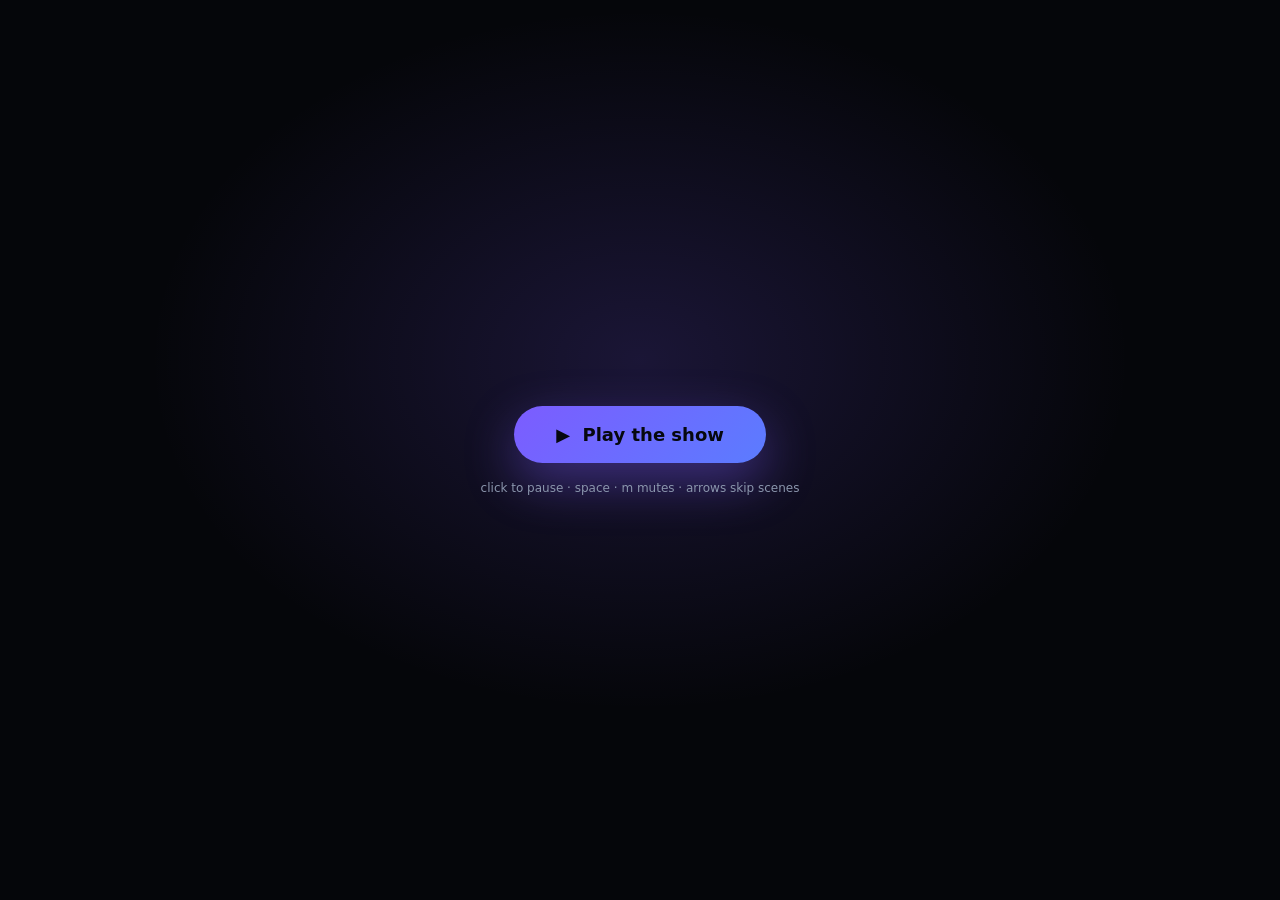
<file: examples/water-cycle.html>
<!DOCTYPE html>
<html lang="en" class="mode-studio"><head>
<meta charset="utf-8">
<meta name="viewport" content="width=device-width, initial-scale=1">
<title>Kinemotif — the HTML animation studio</title>
<meta name="description" content="Turn a paragraph into a moving, scored presentation. One HTML file. No video, no images, no internet.">
<style>
/* ============================================================
   Motion Studio — UI styles
   ============================================================ */
*, *::before, *::after { box-sizing: border-box; }

:root {
  --bg: #0b0d12;
  --panel: #12151d;
  --panel2: #171b25;
  --line: #232a38;
  --ink: #e8ecf5;
  --muted: #8b96ad;
  --accent: #7c5cff;
  --accent2: #22d3ee;
  --radius: 10px;
}

html, body {
  margin: 0; padding: 0;
  background: var(--bg);
  color: var(--ink);
  font-family: "Segoe UI", system-ui, -apple-system, sans-serif;
  font-size: 14px;
  -webkit-font-smoothing: antialiased;
}
body { overflow: hidden; }

button { font-family: inherit; font-size: inherit; cursor: pointer; }
input, select, textarea { font-family: inherit; font-size: inherit; }

.logo { font-weight: 800; letter-spacing: -0.02em; font-size: 20px; }
.logo span { color: var(--accent); }
.logo.small { font-size: 16px; }

.spacer { flex: 1; }
.muted { color: var(--muted); font-weight: 400; }

/* ---------------- buttons ---------------- */
.primary {
  background: linear-gradient(135deg, var(--accent), #5b7cff);
  color: #fff; border: 0; border-radius: 8px;
  padding: 9px 16px; font-weight: 600;
}
.primary:hover { filter: brightness(1.1); }
.primary.big { padding: 14px 26px; font-size: 16px; border-radius: 10px; }
.ghost {
  background: var(--panel2); color: var(--ink);
  border: 1px solid var(--line); border-radius: 8px;
  padding: 8px 14px;
}
.ghost:hover { border-color: #3a4459; }
.ghost.off { opacity: .55; }
.full { width: 100%; display: block; margin-top: 6px; }

/* ---------------- wizard ---------------- */
#wizard {
  height: 100vh; overflow-y: auto;
  background:
    radial-gradient(900px 500px at 12% -10%, rgba(124, 92, 255, .22), transparent 60%),
    radial-gradient(700px 500px at 95% 0%, rgba(34, 211, 238, .14), transparent 60%),
    var(--bg);
}
.wiz-inner { max-width: 1040px; margin: 0 auto; padding: 26px 24px 56px; }
.wiz-inner header { margin-bottom: 16px; }
.wiz-inner h1 { font-size: 33px; margin: 4px 0 8px; letter-spacing: -0.03em; line-height: 1.1; }
.wiz-inner .tag { color: var(--muted); font-size: 15px; max-width: 640px; line-height: 1.6; margin: 0; }
.wiz-inner section { margin-top: 22px; }
.wiz-inner h2 {
  font-size: 13px; text-transform: uppercase; letter-spacing: .12em;
  color: var(--muted); font-weight: 700; margin: 0 0 12px;
  display: flex; align-items: center; gap: 8px;
}
.wiz-inner h2 i {
  font-style: normal; width: 20px; height: 20px; border-radius: 50%;
  background: var(--accent); color: #fff; font-size: 11px;
  display: grid; place-items: center; letter-spacing: 0;
}

.style-cards { display: grid; grid-template-columns: repeat(3, 1fr); gap: 12px; }
.style-card {
  background: var(--panel); border: 2px solid var(--line);
  border-radius: var(--radius); padding: 8px; text-align: left;
  color: var(--ink); transition: border-color .15s, transform .15s;
}
.style-card:hover { transform: translateY(-2px); border-color: #3a4459; }
.style-card.on { border-color: var(--accent); box-shadow: 0 0 0 3px rgba(124, 92, 255, .18); }
.style-card .sw { width: 100%; height: 112px; object-fit: cover; display: block; border-radius: 6px; background: #000; }
.style-card .sc-name { font-weight: 700; margin-top: 8px; font-size: 13px; }
.style-card .sc-blurb { color: var(--muted); font-size: 11.5px; margin-top: 2px; }

.chips { display: flex; flex-wrap: wrap; gap: 8px; margin-bottom: 10px; }
.chip {
  background: var(--panel2); border: 1px solid var(--line); color: var(--muted);
  border-radius: 999px; padding: 6px 13px; font-size: 12.5px;
}
.chip:hover { color: var(--ink); border-color: var(--accent); }

#storyInput {
  width: 100%; min-height: 104px; resize: vertical;
  background: var(--panel); border: 1px solid var(--line); border-radius: var(--radius);
  color: var(--ink); padding: 14px; line-height: 1.65;
}
#storyInput:focus { outline: 0; border-color: var(--accent); }

.row3 { display: grid; grid-template-columns: repeat(3, 1fr); gap: 12px; }
.row3 label { display: block; font-size: 12px; color: var(--muted); }
.row3 select {
  width: 100%; margin-top: 6px; background: var(--panel);
  border: 1px solid var(--line); color: var(--ink);
  border-radius: 8px; padding: 9px 10px;
}

.wiz-actions { display: flex; gap: 12px; align-items: center; margin-top: 22px; }
.resume {
  margin-top: 18px; padding: 12px 16px; border-radius: 10px;
  background: var(--panel); border: 1px dashed var(--line); color: var(--muted);
}
.resume button {
  background: none; border: 0; color: var(--accent2);
  text-decoration: underline; font-weight: 600; padding: 0 4px;
}

/* ---------------- editor shell ---------------- */
#editor {
  display: grid;
  grid-template-columns: 288px minmax(0, 1fr) 320px;
  grid-template-rows: 54px minmax(0, 1fr);
  height: 100vh;
  background: var(--bg);
}
#topbar {
  grid-column: 1 / -1;
  display: flex; align-items: center; gap: 12px;
  padding: 0 14px; border-bottom: 1px solid var(--line);
  background: var(--panel);
}
.title-input {
  background: var(--panel2); border: 1px solid var(--line); color: var(--ink);
  border-radius: 8px; padding: 7px 11px; width: 260px;
}
.title-input:focus { outline: 0; border-color: var(--accent); }

#left, #right {
  background: var(--panel); overflow-y: auto; padding: 12px;
}
#left { border-right: 1px solid var(--line); }
#right { border-left: 1px solid var(--line); }

.pane-head {
  display: flex; align-items: center; justify-content: space-between;
  font-size: 11px; text-transform: uppercase; letter-spacing: .12em;
  color: var(--muted); font-weight: 700;
  margin: 14px 0 8px;
}
.pane-head:first-child { margin-top: 2px; }
.pane-head button {
  background: var(--panel2); border: 1px solid var(--line); color: var(--ink);
  width: 22px; height: 22px; border-radius: 6px; line-height: 1;
  font-size: 14px; padding: 0;
}
.pane-head button:hover { border-color: var(--accent); }

.scene-list { display: flex; flex-direction: column; gap: 6px; }
.scene-item {
  display: flex; gap: 8px; align-items: center;
  background: var(--panel2); border: 1px solid var(--line);
  border-radius: 8px; padding: 8px 9px; cursor: pointer;
}
.scene-item:hover { border-color: #3a4459; }
.scene-item.sel { border-color: var(--accent); background: #1b1830; }
.si-num {
  width: 20px; height: 20px; flex: 0 0 20px; border-radius: 5px;
  background: #232a3c; color: var(--muted); font-size: 11px;
  display: grid; place-items: center; font-weight: 700;
}
.si-main { min-width: 0; flex: 1; }
.si-title { font-size: 12.5px; font-weight: 600; white-space: nowrap; overflow: hidden; text-overflow: ellipsis; }
.si-sub { font-size: 10.5px; color: var(--muted); margin-top: 2px; }
.si-tools { display: flex; gap: 2px; opacity: 0; transition: opacity .12s; }
.scene-item:hover .si-tools { opacity: 1; }
.si-tools button {
  background: none; border: 0; color: var(--muted);
  font-size: 11px; padding: 2px 3px; border-radius: 4px;
}
.si-tools button:hover { background: #2a3348; color: var(--ink); }

.style-row { display: grid; grid-template-columns: 1fr 1fr; gap: 6px; }
.swatch {
  display: flex; align-items: center; gap: 6px;
  background: var(--panel2); border: 1px solid var(--line); color: var(--muted);
  border-radius: 7px; padding: 7px 8px; font-size: 11.5px; text-align: left;
}
.swatch i { width: 10px; height: 10px; border-radius: 3px; flex: 0 0 10px; }
.swatch.on { border-color: var(--accent); color: var(--ink); }

#moodSel {
  width: 100%; background: var(--panel2); border: 1px solid var(--line);
  color: var(--ink); border-radius: 8px; padding: 8px 10px;
}

/* ---------------- stage ---------------- */
#center {
  display: flex; flex-direction: column; min-width: 0; min-height: 0;
  background: #05060a;
}
#stagewrap {
  flex: 1; min-height: 0; display: flex;
  align-items: center; justify-content: center;
  padding: 14px; background: #05060a;
}
#stage {
  width: 100%; height: 100%;
  object-fit: contain;
  display: block;
  border-radius: 6px;
  box-shadow: 0 12px 40px rgba(0, 0, 0, .6);
  background: #000;
}

#transport {
  display: flex; align-items: center; gap: 8px;
  padding: 8px 14px; border-top: 1px solid var(--line);
  background: var(--panel);
}
.tbtn {
  background: var(--panel2); border: 1px solid var(--line); color: var(--ink);
  border-radius: 7px; width: 32px; height: 30px; padding: 0;
  display: grid; place-items: center; font-size: 12px;
}
.tbtn:hover { border-color: var(--accent); }
.tbtn.play { width: 44px; background: var(--accent); border-color: var(--accent); color: #fff; font-size: 13px; }
#timeLbl { font-variant-numeric: tabular-nums; color: var(--muted); font-size: 12px; margin-left: 4px; }
.mini { display: flex; align-items: center; gap: 6px; font-size: 11px; color: var(--muted); }
.mini input { width: 90px; }

#timeline { position: relative; height: 46px; padding: 8px 14px 12px; background: var(--panel); border-top: 1px solid var(--line); }
#track { display: flex; gap: 3px; height: 100%; }
.seg {
  position: relative; background: #232a3c; border-radius: 5px;
  min-width: 8px; cursor: pointer; overflow: hidden;
  border: 1px solid transparent;
}
.seg:hover { background: #2c3549; }
.seg.sel { border-color: var(--accent); background: #2a2547; }
.seg.now { background: #333d55; }
.seg b {
  position: absolute; inset: 0; display: grid; place-items: center;
  font-size: 10px; color: #7f8aa3; font-weight: 700;
}
#head {
  position: absolute; top: 6px; bottom: 10px; left: 0; width: 2px;
  background: var(--accent2); box-shadow: 0 0 8px var(--accent2);
  pointer-events: none;
}

/* ---------------- inspector ---------------- */
.fld { display: block; font-size: 11.5px; color: var(--muted); margin-bottom: 10px; }
.fld input[type="text"], .fld input:not([type]), .fld textarea, .fld select {
  width: 100%; margin-top: 5px; background: var(--panel2);
  border: 1px solid var(--line); color: var(--ink);
  border-radius: 7px; padding: 8px 9px; font-size: 12.5px;
}
.fld textarea { resize: vertical; line-height: 1.55; }
.fld input[type="range"] { width: 100%; margin-top: 8px; }
.fld input[type="color"] { width: 100%; height: 32px; margin-top: 5px; background: var(--panel2); border: 1px solid var(--line); border-radius: 7px; padding: 2px; }
.fld select:focus, .fld input:focus, .fld textarea:focus { outline: 0; border-color: var(--accent); }
.hint { font-size: 11px; color: #5d6880; line-height: 1.6; margin-top: 18px; }

/* ---------------- play only ---------------- */
#playlayer {
  position: fixed; inset: 0; z-index: 40;
  display: none; flex-direction: column; gap: 18px;
  align-items: center; justify-content: center;
  background: radial-gradient(700px 500px at 50% 40%, rgba(124, 92, 255, .18), transparent 70%), #05060a;
}
#playlayer.show { display: flex; }
#bigplay {
  background: linear-gradient(135deg, var(--accent), #5b7cff);
  color: #fff; border: 0; border-radius: 999px;
  padding: 18px 42px; font-size: 18px; font-weight: 700;
  box-shadow: 0 18px 50px rgba(124, 92, 255, .4);
}
#bigplay:hover { filter: brightness(1.08); }
.phint { color: var(--muted); font-size: 12px; }

html.mode-play body { background: #000; overflow: hidden; }
html.mode-play #wizard, html.mode-play #editor { display: none; }
html.mode-play #stagewrap {
  position: fixed; inset: 0; z-index: 5;
  display: block; padding: 0; background: #000;
}
html.mode-play #stage {
  width: 100vw; height: 100vh; border-radius: 0; box-shadow: none; cursor: pointer;
}

/* mode visibility */
html.mode-wizard #editor { display: none; }
html.mode-studio #wizard { display: none; }
html.mode-studio #playlayer { display: none; }
html.mode-wizard #playlayer { display: none; }

@media (max-width: 1100px) {
  #editor { grid-template-columns: 230px minmax(0, 1fr) 260px; }
  .style-cards { grid-template-columns: repeat(2, 1fr); }
}

/* ---------------- v2 additions ---------------- */
.iconbtn {
  background: var(--panel2); border: 1px solid var(--line); color: var(--ink);
  border-radius: 7px; width: 30px; height: 30px; padding: 0;
  display: grid; place-items: center; font-size: 13px; line-height: 1;
}
.iconbtn:hover { border-color: var(--accent); }
.iconbtn:disabled { opacity: .35; cursor: default; border-color: var(--line); }

.fldrow { display: grid; grid-template-columns: 1fr 1fr; gap: 8px; }
.fldrow .fld { margin-bottom: 10px; }

#reduceNote {
  display: none; margin-top: 16px; padding: 10px 14px; border-radius: 10px;
  background: rgba(124, 92, 255, .1); border: 1px solid rgba(124, 92, 255, .35);
  color: var(--muted); font-size: 12.5px;
}

#help {
  position: fixed; inset: 0; z-index: 60; display: none;
  align-items: center; justify-content: center;
  background: rgba(4, 6, 12, .78); backdrop-filter: blur(4px);
}
#help.show { display: flex; }
#help .card {
  background: var(--panel); border: 1px solid var(--line); border-radius: 14px;
  padding: 22px 26px; max-width: 520px; width: calc(100% - 48px);
  box-shadow: 0 30px 80px rgba(0, 0, 0, .6);
}
#help h3 { margin: 0 0 14px; font-size: 15px; letter-spacing: .02em; }
#help table { width: 100%; border-collapse: collapse; font-size: 13px; }
#help td { padding: 6px 0; border-bottom: 1px solid rgba(255, 255, 255, .05); color: var(--muted); }
#help td:first-child { width: 42%; }
#help kbd {
  background: var(--panel2); border: 1px solid var(--line); border-bottom-width: 2px;
  border-radius: 5px; padding: 2px 7px; font-family: inherit; font-size: 12px; color: var(--ink);
}

</style>
<style>
/* ---- a11y: the accent #5b7cff takes a dark ink (3.64 -> 5.2:1) ------------ */
button,a.btn.primary{color:#06080f!important}   /* clears both gradient stops: 4.6 and 5.5 */
</style>
</head>
<body>

<!-- ===================== WIZARD ===================== -->
<div id="wizard">
  <div class="wiz-inner">
    <header>
      <div class="logo">Kine<span>motif</span></div>
      <h1>Turn a paragraph into a moving, scored presentation.</h1>
      <p class="tag">One HTML file. It draws its own artwork, animates every scene, morphs between them and synthesises an original soundtrack as it plays. No video files, no images, no internet.</p>
    </header>

    <section>
      <h2><i>1</i> Pick a look</h2>
      <div id="styleCards" class="style-cards"><button class="style-card" type="button"><canvas class="sw" width="480" height="270"></canvas><div class="sc-name">Pixel Arcade</div><div class="sc-blurb">8-bit blocks, arcade type</div></button><button class="style-card" type="button"><canvas class="sw" width="1920" height="1080"></canvas><div class="sc-name">Stick Figure</div><div class="sc-blurb">ink on paper, hand-drawn</div></button><button class="style-card on" type="button"><canvas class="sw" width="1280" height="720"></canvas><div class="sc-name">Neon Night</div><div class="sc-blurb">glowing strokes on black</div></button><button class="style-card" type="button"><canvas class="sw" width="1920" height="1080"></canvas><div class="sc-name">Paper Cut</div><div class="sc-blurb">layered cut-outs, warm serif</div></button><button class="style-card" type="button"><canvas class="sw" width="1280" height="720"></canvas><div class="sc-name">Cosmic Dream</div><div class="sc-blurb">deep space gradients, thin type</div></button><button class="style-card" type="button"><canvas class="sw" width="960" height="540"></canvas><div class="sc-name">VHS Retro</div><div class="sc-blurb">80s sunset, chromatic fuzz</div></button></div>
    </section>

    <section>
      <h2><i>2</i> Give it a story</h2>
      <div id="demoChips" class="chips"><button type="button" class="chip">The Water Cycle</button><button type="button" class="chip">A Seed Becomes a Tree</button><button type="button" class="chip">Why We Ship Fast</button><button type="button" class="chip">A Night in the City</button></div>
      <textarea id="storyInput" placeholder="Paste a paragraph, a script, or just a topic. Each sentence becomes a scene with its own picture, and the scenes morph into each other."></textarea>
    </section>

    <section>
      <h2><i>3</i> Set the mood</h2>
      <div class="row3">
        <label>Music<select id="wizMood"><option value="uplifting">Uplifting</option><option value="calm">Calm</option><option value="epic">Epic</option><option value="playful">Playful</option><option value="tense">Tense</option><option value="lofi">Lo-fi</option><option value="none">Silent</option></select></label>
        <label>Pace<select id="wizPace">
          <option value="0.85">Brisk</option>
          <option value="1" selected="">Normal</option>
          <option value="1.3">Slow</option>
        </select></label>
        <label>Scene transition<select id="wizTrans">
          <option value="morph" selected="">Morph</option>
          <option value="fade">Fade</option>
          <option value="slide">Slide</option>
          <option value="wipe">Wipe</option>
          <option value="iris">Iris</option>
          <option value="glitch">Glitch</option>
          <option value="none">Hard cut</option>
        </select></label>
      </div>
    </section>

    <div class="wiz-actions">
      <button id="wizGo" class="primary big">Generate my show →</button>
      <button id="wizBlank" class="ghost">Start blank</button>
    </div>

    <div id="reduceNote">Your system asks for reduced motion, so shows will not auto-play here. Everything else works the same.</div>
    <div id="resumeNote" class="resume" style="display: block;">
      You have a saved project in this browser. <button id="resumeBtn">Continue editing it</button>
    </div>
  </div>
</div>

<!-- ===================== EDITOR ===================== -->
<div id="editor">
  <header id="topbar">
    <div class="logo small">Kine<span>motif</span></div>
    <input id="projTitle" class="title-input" value="My show" aria-label="Project title">
    <button id="btnUndo" class="iconbtn" title="Undo (Ctrl+Z)" disabled="">↶</button>
    <button id="btnRedo" class="iconbtn" title="Redo (Ctrl+Shift+Z)" disabled="">↷</button>
    <div class="spacer"></div>
    <button id="btnOpenJson" class="ghost" title="Open a .kinemotif.json project or an exported show">Open</button>
    <button id="btnSaveJson" class="ghost" title="Save the project as JSON">Save .json</button>
    <button id="btnHelp" class="iconbtn" title="Keyboard shortcuts (?)">?</button>
    <button id="btnNew" class="ghost">New from story</button>
    <button id="btnExport" class="primary">Export HTML show</button>
    <input id="fileInput" type="file" accept=".json,.html,application/json,text/html" hidden="">
  </header>

  <aside id="left">
    <div class="pane-head">Scenes <button id="btnAdd" title="Add a scene">+</button></div>
    <div id="sceneList" class="scene-list"><div class="scene-item sel"><div class="si-num">1</div><div class="si-main"><div class="si-title">Water is always on the move</div><div class="si-sub">wave · 4.5s · zoom · morph</div></div><div class="si-tools"><button type="button" data-a="up">↑</button><button type="button" data-a="down">↓</button><button type="button" data-a="del">✕</button></div></div><div class="scene-item"><div class="si-num">2</div><div class="si-main"><div class="si-title">The sun warms the sea</div><div class="si-sub">cloud · 5.5s · rise · morph</div></div><div class="si-tools"><button type="button" data-a="up">↑</button><button type="button" data-a="down">↓</button><button type="button" data-a="del">✕</button></div></div><div class="scene-item"><div class="si-num">3</div><div class="si-main"><div class="si-title">High in the cold sky</div><div class="si-sub">cloud · 5.5s · rise · morph</div></div><div class="si-tools"><button type="button" data-a="up">↑</button><button type="button" data-a="down">↓</button><button type="button" data-a="del">✕</button></div></div><div class="scene-item"><div class="si-num">4</div><div class="si-main"><div class="si-title">When the clouds grow heavy</div><div class="si-sub">wave · 5.5s · rise · morph</div></div><div class="si-tools"><button type="button" data-a="up">↑</button><button type="button" data-a="down">↓</button><button type="button" data-a="del">✕</button></div></div><div class="scene-item"><div class="si-num">5</div><div class="si-main"><div class="si-title">Rivers carry it home to the ocean</div><div class="si-sub">wave · 5.5s · rise · morph</div></div><div class="si-tools"><button type="button" data-a="up">↑</button><button type="button" data-a="down">↓</button><button type="button" data-a="del">✕</button></div></div><div class="scene-item"><div class="si-num">6</div><div class="si-main"><div class="si-title">And the whole journey starts again</div><div class="si-sub">spiral · 5.5s · rise · morph</div></div><div class="si-tools"><button type="button" data-a="up">↑</button><button type="button" data-a="down">↓</button><button type="button" data-a="del">✕</button></div></div></div>
    <div class="pane-head">Look</div>
    <div id="styleRow" class="style-row" data-built="1"><button type="button" class="swatch" data-style="pixel"><i style="background:#ff4d6d"></i>Pixel</button><button type="button" class="swatch" data-style="stick"><i style="background:#e0512f"></i>Stick</button><button type="button" class="swatch on" data-style="neon"><i style="background:#ff2d95"></i>Neon</button><button type="button" class="swatch" data-style="paper"><i style="background:#cf5c39"></i>Paper</button><button type="button" class="swatch" data-style="cosmic"><i style="background:#8b5cf6"></i>Cosmic</button><button type="button" class="swatch" data-style="vhs"><i style="background:#ff2e88"></i>VHS</button></div>
    <div class="pane-head">Sound</div>
    <select id="moodSel"><option value="uplifting">Uplifting</option><option value="calm">Calm</option><option value="epic">Epic</option><option value="playful">Playful</option><option value="tense">Tense</option><option value="lofi">Lo-fi</option><option value="none">Silent</option></select>
    <button id="btnMute" class="ghost full">Music: on</button>
  </aside>

  <main id="center">
    <div id="stagewrap"><canvas id="stage" width="1920" height="1080"></canvas></div>
    <div id="transport">
      <button id="btnPrev" class="tbtn" title="Previous scene">⏮</button>
      <button id="btnPlay" class="tbtn play" title="Play / pause">❚❚</button>
      <button id="btnNext" class="tbtn" title="Next scene">⏭</button>
      <span id="timeLbl">0:00 / 0:32</span>
      <div class="spacer"></div>
      <label class="mini">Speed<input id="speed" type="range" min="0.5" max="2" step="0.1" value="1"></label>
      <button id="btnLoop" class="tbtn" title="Loop the show">↻</button>
      <button id="btnFull" class="tbtn" title="Fullscreen">⛶</button>
    </div>
    <div id="timeline"><div id="track"><div class="seg sel now" title="Water is always on the move" style="flex-grow: 4.5;"><b>1</b></div><div class="seg" title="The sun warms the sea" style="flex-grow: 5.5;"><b>2</b></div><div class="seg" title="High in the cold sky" style="flex-grow: 5.5;"><b>3</b></div><div class="seg" title="When the clouds grow heavy" style="flex-grow: 5.5;"><b>4</b></div><div class="seg" title="Rivers carry it home to the ocean" style="flex-grow: 5.5;"><b>5</b></div><div class="seg" title="And the whole journey starts again" style="flex-grow: 5.5;"><b>6</b></div></div><div id="head" style="left: 0%;"></div></div>
  </main>

  <aside id="right">
    <div class="pane-head">Scene <span id="sceneNum" class="muted">#1</span></div>
    <label class="fld">Title<input id="fTitle" type="text"></label>
    <label class="fld">Text<textarea id="fBody" rows="4"></textarea></label>
    <label class="fld">Visual<select id="fMotif"><option value="sun">Sun</option><option value="moon">Moon</option><option value="mountain">Mountain</option><option value="tree">Tree</option><option value="city">City</option><option value="wave">Waves</option><option value="cloud">Cloud</option><option value="star">Star</option><option value="rocket">Rocket</option><option value="bulb">Idea</option><option value="heart">Heart</option><option value="book">Book</option><option value="planet">Planet</option><option value="spiral">Spiral</option></select></label>
    <div class="fldrow">
      <label class="fld">Entrance<select id="fEnter"><option value="rise">rise</option><option value="fade">fade</option><option value="zoom">zoom</option><option value="slide">slide</option><option value="slideR">slideR</option><option value="drop">drop</option><option value="flip">flip</option><option value="blur">blur</option><option value="pop">pop</option><option value="none">none</option></select></label>
      <label class="fld">Easing<select id="fEase"><option value="linear">linear</option><option value="out">out</option><option value="inOut">inOut</option><option value="back">back</option><option value="expo">expo</option><option value="elastic">elastic</option><option value="bounce">bounce</option><option value="spring">spring</option></select></label>
    </div>
    <div class="fldrow">
      <label class="fld">Layout<select id="fLayout">
        <option value="split">Text + visual</option>
        <option value="center">Centered</option>
      </select></label>
      <label class="fld">Camera<select id="fCam"><option value="in">in</option><option value="out">out</option><option value="pan">pan</option><option value="none">none</option></select></label>
    </div>
    <label class="fld">Duration <span id="fDurLbl" class="muted">4.5s</span><input id="fDur" type="range" min="2" max="15" step="0.5" value="5"></label>
    <label class="fld">Transition<select id="fTrans"><option value="morph">morph</option><option value="fade">fade</option><option value="slide">slide</option><option value="wipe">wipe</option><option value="iris">iris</option><option value="glitch">glitch</option><option value="none">none</option></select></label>
    <label class="fld">Accent<input id="fAccent" type="color" value="#ff2d95"></label>
    <p class="hint">Space plays and pauses. Left and right arrows jump between scenes. Everything you edit is saved in this browser; Export writes a single HTML file that plays on its own.</p>
  </aside>
</div>

<!-- ===================== PLAY-ONLY OVERLAY ===================== -->
<div id="playlayer">
  <button id="bigplay">▶&nbsp; Play the show</button>
  <div class="phint">click to pause · space · m mutes · arrows skip scenes</div>
</div>

<!-- ===================== SHORTCUTS ===================== -->
<div id="help">
  <div class="card">
    <h3>Keyboard shortcuts</h3>
    <table>
      <tbody><tr><td><kbd>Space</kbd></td><td>Play / pause</td></tr>
      <tr><td><kbd>←</kbd> <kbd>→</kbd></td><td>Previous / next scene</td></tr>
      <tr><td><kbd>Ctrl</kbd>+<kbd>Z</kbd></td><td>Undo</td></tr>
      <tr><td><kbd>Ctrl</kbd>+<kbd>Shift</kbd>+<kbd>Z</kbd></td><td>Redo</td></tr>
      <tr><td><kbd>E</kbd></td><td>Export the HTML show</td></tr>
      <tr><td><kbd>?</kbd></td><td>This panel</td></tr>
      <tr><td><kbd>Esc</kbd></td><td>Close this panel</td></tr>
    </tbody></table>
  </div>
</div>

<script>window.__SHOW__={"title":"Water is always on the move","style":"neon","mood":"uplifting","pace":1,"transition":"morph","scenes":[{"title":"Water is always on the move","body":"","motif":"wave","dur":4.5,"layout":"center","transition":"morph","accent":"#ff2d95","enter":"zoom","ease":"back","cam":"in"},{"title":"The sun warms the sea","body":"Water rises as invisible vapour.","motif":"cloud","dur":5.5,"layout":"split","transition":"morph","accent":"#22d3ee","enter":"rise","ease":"back","cam":"in"},{"title":"High in the cold sky","body":"","motif":"cloud","dur":5.5,"layout":"split","transition":"morph","accent":"#a78bfa","enter":"rise","ease":"back","cam":"pan"},{"title":"When the clouds grow heavy","body":"Rain falls back to the ground.","motif":"wave","dur":5.5,"layout":"split","transition":"morph","accent":"#facc15","enter":"rise","ease":"back","cam":"in"},{"title":"Rivers carry it home to the ocean","body":"","motif":"wave","dur":5.5,"layout":"split","transition":"morph","accent":"#ff2d95","enter":"rise","ease":"back","cam":"in"},{"title":"And the whole journey starts again","body":"","motif":"spiral","dur":5.5,"layout":"center","transition":"morph","accent":"#22d3ee","enter":"rise","ease":"back","cam":"pan"}]};window.__PLAY__=1;</script>

<script>
/* ============================================================
   Motion Studio — render core
   Canvas engine: styles, motifs, scenes, morphing, transitions
   ============================================================ */
(function () {
  'use strict';

  var W = 1920, H = 1080, TAU = Math.PI * 2;

  function clamp(v, a, b) { return v < a ? a : (v > b ? b : v); }
  function lerp(a, b, t) { return a + (b - a) * t; }
  function easeOut(t) { t = clamp(t, 0, 1); return 1 - Math.pow(1 - t, 3); }
  function easeInOut(t) { t = clamp(t, 0, 1); return t < .5 ? 2 * t * t : 1 - Math.pow(-2 * t + 2, 2) / 2; }
  function easeOutBack(t) { t = clamp(t, 0, 1); var c = 1.70158; return 1 + (c + 1) * Math.pow(t - 1, 3) + c * Math.pow(t - 1, 2); }

  var EASES = {
    linear: function (t) { return t; },
    out: function (t) { return easeOut(t); },
    inOut: function (t) { return easeInOut(t); },
    back: function (t) { return easeOutBack(t); },
    expo: function (t) {
      t = clamp(t, 0, 1);
      return t === 0 ? 0 : (t === 1 ? 1 : (t < 0.5 ? Math.pow(2, 20 * t - 10) / 2 : (2 - Math.pow(2, -20 * t + 10)) / 2));
    },
    elastic: function (t) {
      t = clamp(t, 0, 1);
      if (t === 0 || t === 1) return t;
      return Math.pow(2, -10 * t) * Math.sin((t * 10 - 0.75) * (TAU / 3)) + 1;
    },
    bounce: function (t) {
      t = clamp(t, 0, 1);
      var n1 = 7.5625, d1 = 2.75;
      if (t < 1 / d1) return n1 * t * t;
      if (t < 2 / d1) { t -= 1.5 / d1; return n1 * t * t + 0.75; }
      if (t < 2.5 / d1) { t -= 2.25 / d1; return n1 * t * t + 0.9375; }
      t -= 2.625 / d1; return n1 * t * t + 0.984375;
    },
    spring: function (t) {
      t = clamp(t, 0, 1);
      return 1 - Math.cos(t * Math.PI * 1.5) * Math.exp(-t * 5);
    }
  };
  var ENTERS = ['rise', 'fade', 'zoom', 'slide', 'slideR', 'drop', 'flip', 'blur', 'pop', 'none'];
  var CAMS = ['in', 'out', 'pan', 'none'];
  function enterEase(sc, t) {
    var fn = EASES[sc.ease || 'back'] || EASES.back;
    return fn(clamp(t / 0.9, 0, 1));
  }
  function cameraFor(sc, t, st) {
    if (window.MS_REDUCE || sc.cam === 'none') return { x: 0, y: 0, z: 1 };
    var dur = Math.max(0.8, sc.dur || 5);
    var e = easeInOut(clamp(t / dur, 0, 1));
    if (sc.cam === 'out') return { x: 0, y: 0, z: 1.07 - 0.07 * e };
    if (sc.cam === 'pan') return { x: lerp(-28, 28, e), y: 0, z: 1.05 };
    return { x: 0, y: 0, z: 1 + 0.07 * e };
  }

  function seeded(seed) {
    var a = seed >>> 0;
    return function () {
      a |= 0; a = a + 0x6D2B79F5 | 0;
      var t = Math.imul(a ^ a >>> 15, 1 | a);
      t = t + Math.imul(t ^ t >>> 7, 61 | t) ^ t;
      return ((t ^ t >>> 14) >>> 0) / 4294967296;
    };
  }
  function hashStr(s) {
    var h = 2166136261, i;
    s = String(s || '');
    for (i = 0; i < s.length; i++) { h ^= s.charCodeAt(i); h = Math.imul(h, 16777619); }
    return h >>> 0;
  }

  /* ------------------------------------------------------------
     COLOUR — contrast-safe accents
     Ported from the fleet's colour core: WCAG relative luminance,
     HSL round-trip, and a nudge loop that keeps an accent legible
     against whatever background the style paints.
     ------------------------------------------------------------ */
  function hexToRgb(hex) {
    var h = String(hex || '').replace('#', '');
    if (h.length === 3) h = h[0] + h[0] + h[1] + h[1] + h[2] + h[2];
    var n = parseInt(h, 16);
    if (isNaN(n)) return { r: 255, g: 255, b: 255 };
    return { r: (n >> 16) & 255, g: (n >> 8) & 255, b: n & 255 };
  }
  function rgbToHex(c) {
    function f(v) { var s = Math.round(clamp(v, 0, 255)).toString(16); return s.length < 2 ? '0' + s : s; }
    return '#' + f(c.r) + f(c.g) + f(c.b);
  }
  function channelLum(v) {
    v = clamp(v, 0, 255) / 255;
    return v <= 0.03928 ? v / 12.92 : Math.pow((v + 0.055) / 1.055, 2.4);
  }
  function relLum(c) { return 0.2126 * channelLum(c.r) + 0.7152 * channelLum(c.g) + 0.0722 * channelLum(c.b); }
  function contrastRatio(a, b) {
    var la = relLum(hexToRgb(a)), lb = relLum(hexToRgb(b));
    return (Math.max(la, lb) + 0.05) / (Math.min(la, lb) + 0.05);
  }
  function rgbToHsl(c) {
    var r = c.r / 255, g = c.g / 255, b = c.b / 255;
    var max = Math.max(r, g, b), min = Math.min(r, g, b), d = max - min;
    var h = 0, s = 0, l = (max + min) / 2;
    if (d) {
      s = d / (1 - Math.abs(2 * l - 1) || 1);
      if (max === r) h = ((g - b) / d) % 6;
      else if (max === g) h = (b - r) / d + 2;
      else h = (r - g) / d + 4;
      h *= 60;
      if (h < 0) h += 360;
    }
    return { h: h, s: s * 100, l: l * 100 };
  }
  function hslToRgb(h, s, l) {
    h = ((h % 360) + 360) % 360; s = clamp(s, 0, 100) / 100; l = clamp(l, 0, 100) / 100;
    var c = (1 - Math.abs(2 * l - 1)) * s, x = c * (1 - Math.abs(((h / 60) % 2) - 1)), m = l - c / 2, p;
    if (h < 60) p = [c, x, 0];
    else if (h < 120) p = [x, c, 0];
    else if (h < 180) p = [0, c, x];
    else if (h < 240) p = [0, x, c];
    else if (h < 300) p = [x, 0, c];
    else p = [c, 0, x];
    return { r: (p[0] + m) * 255, g: (p[1] + m) * 255, b: (p[2] + m) * 255 };
  }
  function ensureContrast(fg, bg, min) {
    min = min || 3;
    if (contrastRatio(fg, bg) >= min) return fg;
    var hsl = rgbToHsl(hexToRgb(fg));
    var darken = relLum(hexToRgb(bg)) > 0.32;
    var out = fg;
    for (var step = 1; step <= 24; step++) {
      var l = clamp(hsl.l + (darken ? -step * 4 : step * 4), 5, 95);
      out = rgbToHex(hslToRgb(hsl.h, hsl.s, l));
      if (contrastRatio(out, bg) >= min) return out;
    }
    return out;
  }

  /* ------------------------------------------------------------
     STYLES
     ------------------------------------------------------------ */
  var STYLES = {
    pixel: {
      id: 'pixel', name: 'Pixel Arcade', blurb: '8-bit blocks, arcade type',
      res: [480, 270], smooth: false, glow: 0,
      pal: { bg: '#150e2e', bg2: '#2a1a5e', ink: '#f7f3e3', dim: '#3d2a78', a: ['#ff4d6d', '#ffd166', '#3ddc97', '#4cc9f0'] },
      font: { d: '"Courier New",ui-monospace,monospace', b: '"Courier New",ui-monospace,monospace', dw: '700', bw: '700', sp: 2 }
    },
    stick: {
      id: 'stick', name: 'Stick Figure', blurb: 'ink on paper, hand-drawn',
      res: [1920, 1080], smooth: true, glow: 0,
      pal: { bg: '#f8f6ef', bg2: '#efece1', ink: '#191b21', dim: '#c9c3b4', a: ['#e0512f', '#2b6cb0', '#c98a00', '#2f8f6f'] },
      font: { d: '"Segoe Print","Bradley Hand","Comic Sans MS",cursive', b: '"Segoe UI",system-ui,sans-serif', dw: '700', bw: '400', sp: 0 }
    },
    neon: {
      id: 'neon', name: 'Neon Night', blurb: 'glowing strokes on black',
      res: [1280, 720], smooth: true, glow: 24,
      pal: { bg: '#05030d', bg2: '#12082b', ink: '#eaf6ff', dim: '#2a1d55', a: ['#ff2d95', '#22d3ee', '#a78bfa', '#facc15'] },
      font: { d: '"Segoe UI",system-ui,sans-serif', b: '"Segoe UI",system-ui,sans-serif', dw: '800', bw: '400', sp: 1 }
    },
    paper: {
      id: 'paper', name: 'Paper Cut', blurb: 'layered cut-outs, warm serif',
      res: [1920, 1080], smooth: true, glow: 0,
      pal: { bg: '#f4ead9', bg2: '#e8dac3', ink: '#2c2419', dim: '#dbc9ad', a: ['#cf5c39', '#3f6f7a', '#c9a227', '#7a8450'] },
      font: { d: 'Georgia,"Times New Roman",serif', b: 'Georgia,serif', dw: '700', bw: '400', sp: 0 }
    },
    cosmic: {
      id: 'cosmic', name: 'Cosmic Dream', blurb: 'deep space gradients, thin type',
      res: [1280, 720], smooth: true, glow: 18,
      pal: { bg: '#080818', bg2: '#1b1040', ink: '#f0f4ff', dim: '#2b2458', a: ['#8b5cf6', '#38bdf8', '#f472b6', '#fbbf24'] },
      font: { d: '"Segoe UI",system-ui,sans-serif', b: '"Segoe UI",system-ui,sans-serif', dw: '300', bw: '300', sp: 3 }
    },
    vhs: {
      id: 'vhs', name: 'VHS Retro', blurb: '80s sunset, chromatic fuzz',
      res: [960, 540], smooth: true, glow: 12,
      pal: { bg: '#12002e', bg2: '#480c53', ink: '#fff3d6', dim: '#63206b', a: ['#ff2e88', '#00e5ff', '#ffb300', '#7cff5a'] },
      font: { d: 'Impact,"Arial Black",sans-serif', b: '"Courier New",monospace', dw: '400', bw: '700', sp: 1 }
    }
  };
  var STYLE_LIST = ['pixel', 'stick', 'neon', 'paper', 'cosmic', 'vhs'].map(function (k) { return STYLES[k]; });

  /* ------------------------------------------------------------
     MOTIFS — every visual is a closed polygon so it can morph
     ------------------------------------------------------------ */
  function circlePts(n, r) {
    var o = [], i;
    n = n || 72; r = r || 1;
    for (i = 0; i < n; i++) { var a = i / n * TAU - Math.PI / 2; o.push({ x: Math.cos(a) * r, y: Math.sin(a) * r }); }
    return o;
  }
  function starPts(points, r1, r2, n) {
    var o = [], i, segs = points * 2;
    n = n || 64;
    for (i = 0; i < n; i++) {
      var a = i / n * TAU - Math.PI / 2;
      var k = (i / n) * segs;
      var f = Math.abs(((k % 2) + 1) % 2);
      var rad = lerp(r2, r1, f);
      o.push({ x: Math.cos(a) * rad, y: Math.sin(a) * rad });
    }
    return o;
  }
  function polyPts(arr) { return arr.map(function (p) { return { x: p[0], y: p[1] }; }); }
  function blobPts(n, bumps, amp, base) {
    var o = [], i;
    for (i = 0; i < n; i++) {
      var a = i / n * TAU - Math.PI / 2;
      var r = base + amp * Math.cos(bumps * a);
      o.push({ x: Math.cos(a) * r, y: Math.sin(a) * r });
    }
    return o;
  }
  function heartPts(n) {
    n = n || 72;
    var o = [], i;
    for (i = 0; i < n; i++) {
      var t = i / n * TAU;
      var x = 16 * Math.pow(Math.sin(t), 3);
      var y = -(13 * Math.cos(t) - 5 * Math.cos(2 * t) - 2 * Math.cos(3 * t) - Math.cos(4 * t));
      o.push({ x: x / 17, y: y / 17 });
    }
    return o;
  }
  function moonPts(n) {
    n = n || 72;
    var o = circlePts(n), i;
    for (i = 0; i < o.length; i++) {
      var dx = o[i].x - 0.62, dy = o[i].y + 0.18;
      var d = Math.hypot(dx, dy);
      if (d < 0.92) {
        var s = 0.92 / (d || 1e-6);
        o[i] = { x: 0.62 + dx * s, y: -0.18 + dy * s };
      }
    }
    return o;
  }
  function treePts(n) {
    n = n || 72;
    var o = [], i;
    for (i = 0; i < n; i++) {
      var a = i / n * TAU - Math.PI / 2;
      var r = 0.92 + 0.1 * Math.cos(5 * a);
      var y = Math.sin(a) * r;
      var x = Math.cos(a) * r;
      if (y > 0.45) { x *= clamp(1 - (y - 0.45) * 2.6, 0.18, 1); }
      o.push({ x: x, y: y * 0.92 - 0.05 });
    }
    return o;
  }
  function bulbPts(n) {
    n = n || 72;
    var o = circlePts(n), i;
    for (i = 0; i < o.length; i++) {
      if (o[i].y > 0.35) {
        var f = clamp(1 - (o[i].y - 0.35) * 1.9, 0.34, 1);
        o[i] = { x: o[i].x * f, y: o[i].y };
      }
    }
    return o;
  }

  var MOTIFS = {
    sun: { label: 'Sun', pts: function () { return starPts(12, 1, 0.74, 72); } },
    moon: { label: 'Moon', pts: moonPts },
    mountain: { label: 'Mountain', pts: function () { return polyPts([[-1, 1], [-0.62, 0.05], [-0.3, 0.42], [0.05, -0.78], [0.42, 0.1], [0.66, -0.24], [1, 1]]); } },
    tree: { label: 'Tree', pts: treePts },
    city: { label: 'City', pts: function () { return polyPts([[-1, 1], [-1, -0.12], [-0.7, -0.12], [-0.7, -0.62], [-0.38, -0.62], [-0.38, 0.12], [-0.08, 0.12], [-0.08, -0.88], [0.22, -0.88], [0.22, -0.28], [0.54, -0.28], [0.54, -0.56], [0.84, -0.56], [0.84, 0.3], [1, 0.3], [1, 1]]); } },
    wave: {
      label: 'Waves', pts: function () {
        var o = [], i, n = 30;
        for (i = 0; i <= n; i++) { var x = -1 + i / n * 2; o.push({ x: x, y: -0.34 + 0.30 * Math.sin((x + 1) * Math.PI * 1.6) }); }
        for (i = n; i >= 0; i--) { var x2 = -1 + i / n * 2; o.push({ x: x2, y: 0.42 + 0.30 * Math.sin((x2 + 1) * Math.PI * 1.6) }); }
        return o;
      }
    },
    cloud: { label: 'Cloud', pts: function () { return blobPts(64, 5, 0.16, 0.72).map(function (p) { return { x: p.x, y: p.y * 0.78 }; }); } },
    star: { label: 'Star', pts: function () { return starPts(5, 1, 0.42, 72); } },
    rocket: { label: 'Rocket', pts: function () { return polyPts([[0, -1], [0.27, -0.34], [0.29, 0.36], [0.62, 0.62], [0.58, 0.96], [0.18, 0.72], [-0.18, 0.72], [-0.58, 0.96], [-0.62, 0.62], [-0.29, 0.36], [-0.27, -0.34]]); } },
    bulb: { label: 'Idea', pts: bulbPts },
    heart: { label: 'Heart', pts: heartPts },
    book: { label: 'Book', pts: function () { return polyPts([[-1, 0.62], [-1, -0.5], [-0.12, -0.3], [0, -0.26], [0.12, -0.3], [1, -0.5], [1, 0.62], [0.12, 0.4], [0, 0.44], [-0.12, 0.4]]); } },
    planet: { label: 'Planet', pts: function () { return circlePts(64, 0.86); } },
    spiral: {
      label: 'Spiral', pts: function () {
        var o = [], i, n = 80;
        for (i = 0; i < n; i++) {
          var a = i / n * TAU * 2.4;
          var r = 0.12 + (i / n) * 0.9;
          o.push({ x: Math.cos(a) * r, y: Math.sin(a) * r });
        }
        for (i = n - 1; i >= 0; i--) {
          var a2 = i / n * TAU * 2.4, r2 = 0.12 + (i / n) * 0.9;
          o.push({ x: Math.cos(a2) * (r2 - 0.11), y: Math.sin(a2) * (r2 - 0.11) });
        }
        return o;
      }
    }
  };
  var MOTIF_LIST = Object.keys(MOTIFS);

  function signedArea(p) {
    var s = 0, i;
    for (i = 0; i < p.length; i++) { var a = p[i], b = p[(i + 1) % p.length]; s += a.x * b.y - b.x * a.y; }
    return s / 2;
  }
  function resample(pts, n) {
    var N = pts.length, cum = [0], total = 0, i;
    for (i = 0; i < N; i++) {
      var a = pts[i], b = pts[(i + 1) % N];
      total += Math.hypot(b.x - a.x, b.y - a.y);
      cum.push(total);
    }
    if (total < 1e-6) { total = 1; cum = cum.map(function (_, k) { return k; }); }
    var out = [], j = 0;
    for (var k = 0; k < n; k++) {
      var target = total * k / n;
      while (j < N - 1 && cum[j + 1] < target) j++;
      var segLen = (cum[j + 1] - cum[j]) || 1e-6;
      var t = (target - cum[j]) / segLen;
      var p0 = pts[j], p1 = pts[(j + 1) % N];
      out.push({ x: lerp(p0.x, p1.x, t), y: lerp(p0.y, p1.y, t) });
    }
    return out;
  }
  function normalizePts(pts, n) {
    var p = pts.slice();
    if (signedArea(p) < 0) p.reverse();
    p = resample(p, n || 96);
    var best = 0, bestY = Infinity, i;
    for (i = 0; i < p.length; i++) { if (p[i].y < bestY - 1e-9) { bestY = p[i].y; best = i; } }
    return p.slice(best).concat(p.slice(0, best));
  }
  var MOTIF_CACHE = {};
  function motifPoints(name, n) {
    n = n || 96;
    var key = name + '|' + n;
    if (!MOTIF_CACHE[key]) {
      var m = MOTIFS[name] || MOTIFS.sun;
      MOTIF_CACHE[key] = normalizePts(m.pts(), n);
    }
    return MOTIF_CACHE[key];
  }
  function morphPoints(a, b, t) {
    var A = motifPoints(a), B = motifPoints(b), o = [], i;
    for (i = 0; i < A.length; i++) o.push({ x: lerp(A[i].x, B[i].x, t), y: lerp(A[i].y, B[i].y, t) });
    return o;
  }

  /* ------------------------------------------------------------
     BACKGROUNDS
     ------------------------------------------------------------ */
  function drawBG(g, sc, t, st) {
    var p = st.pal, i;
    switch (st.id) {
      case 'pixel': {
        var gr = g.createLinearGradient(0, 0, 0, H);
        gr.addColorStop(0, p.bg2); gr.addColorStop(1, p.bg);
        g.fillStyle = gr; g.fillRect(0, 0, W, H);
        var r = seeded(11);
        g.fillStyle = p.ink;
        for (i = 0; i < 34; i++) {
          var x = Math.round(r() * W / 16) * 16, y = Math.round(r() * H * 0.55 / 16) * 16;
          g.globalAlpha = 0.35 + 0.4 * Math.abs(Math.sin(t * 1.6 + i));
          g.fillRect(x, y, 8, 8);
        }
        g.globalAlpha = 1;
        g.fillStyle = p.dim; g.fillRect(0, H * 0.84, W, H * 0.16);
        g.fillStyle = 'rgba(255,255,255,.06)';
        for (i = 0; i < 26; i++) g.fillRect(i * 80, H * 0.84, 40, 8);
        break;
      }
      case 'stick': {
        g.fillStyle = p.bg; g.fillRect(0, 0, W, H);
        g.strokeStyle = 'rgba(25,27,33,.07)'; g.lineWidth = 2;
        for (i = 1; i < 14; i++) { g.beginPath(); g.moveTo(0, i * 78); g.lineTo(W, i * 78 + 6); g.stroke(); }
        g.strokeStyle = 'rgba(25,27,33,.12)'; g.lineWidth = 3;
        g.beginPath(); g.moveTo(90, 0); g.lineTo(90, H); g.stroke();
        break;
      }
      case 'neon': {
        g.fillStyle = p.bg; g.fillRect(0, 0, W, H);
        var rg = g.createRadialGradient(W * 0.72, H * 0.45, 20, W * 0.72, H * 0.45, 700);
        rg.addColorStop(0, 'rgba(120,60,220,.34)'); rg.addColorStop(1, 'rgba(0,0,0,0)');
        g.fillStyle = rg; g.fillRect(0, 0, W, H);
        g.strokeStyle = 'rgba(120,90,255,.30)'; g.lineWidth = 2;
        for (i = 0; i < 12; i++) {
          var yy = H * 0.62 + Math.pow(i / 11, 2) * H * 0.45;
          g.beginPath(); g.moveTo(0, yy); g.lineTo(W, yy); g.stroke();
        }
        for (i = -10; i <= 10; i++) {
          g.beginPath(); g.moveTo(W / 2 + i * 60, H * 0.62); g.lineTo(W / 2 + i * 320, H); g.stroke();
        }
        break;
      }
      case 'paper': {
        g.fillStyle = p.bg; g.fillRect(0, 0, W, H);
        g.fillStyle = p.bg2;
        g.beginPath(); g.arc(W * 0.78, H * 0.2, 420, 0, TAU); g.fill();
        g.fillStyle = 'rgba(255,255,255,.35)';
        g.beginPath(); g.moveTo(0, H * 0.86); g.quadraticCurveTo(W * 0.5, H * 0.76, W, H * 0.9); g.lineTo(W, H); g.lineTo(0, H); g.fill();
        var rr = seeded(5);
        g.fillStyle = 'rgba(120,90,60,.055)';
        for (i = 0; i < 300; i++) g.fillRect(rr() * W, rr() * H, 2, 2);
        break;
      }
      case 'cosmic': {
        var cg = g.createRadialGradient(W * 0.3, H * 0.25, 40, W * 0.4, H * 0.5, 1200);
        cg.addColorStop(0, p.bg2); cg.addColorStop(0.55, '#0c0a24'); cg.addColorStop(1, p.bg);
        g.fillStyle = cg; g.fillRect(0, 0, W, H);
        var cr = seeded(23);
        for (i = 0; i < 130; i++) {
          var sx = cr() * W, sy = cr() * H, sr = cr() * 1.8 + 0.4;
          g.globalAlpha = 0.25 + 0.65 * Math.abs(Math.sin(t * 0.9 + i * 0.7));
          g.fillStyle = '#fff';
          g.beginPath(); g.arc(sx, sy, sr, 0, TAU); g.fill();
        }
        g.globalAlpha = 1;
        break;
      }
      case 'vhs': {
        var vg = g.createLinearGradient(0, 0, 0, H * 0.75);
        vg.addColorStop(0, '#1a0140'); vg.addColorStop(0.55, '#7a1266'); vg.addColorStop(1, '#ff7a3d');
        g.fillStyle = vg; g.fillRect(0, 0, W, H);
        g.fillStyle = 'rgba(255,220,120,.55)';
        g.beginPath(); g.arc(W / 2, H * 0.6, 200, 0, TAU); g.fill();
        g.fillStyle = p.bg; g.fillRect(0, H * 0.72, W, H * 0.28);
        g.strokeStyle = 'rgba(0,229,255,.55)'; g.lineWidth = 2;
        for (i = 0; i < 10; i++) {
          var y2 = H * 0.72 + Math.pow(i / 9, 2) * H * 0.28;
          g.beginPath(); g.moveTo(0, y2); g.lineTo(W, y2); g.stroke();
        }
        for (i = -8; i <= 8; i++) {
          g.beginPath(); g.moveTo(W / 2 + i * 40, H * 0.72); g.lineTo(W / 2 + i * 210, H); g.stroke();
        }
        break;
      }
    }
  }

  /* ------------------------------------------------------------
     MOTIF PAINTING
     ------------------------------------------------------------ */
  function pathFrom(pts, cx, cy, r, rot) {
    var path = new Path2D(), ca = Math.cos(rot || 0), sa = Math.sin(rot || 0), i;
    for (i = 0; i < pts.length; i++) {
      var x = pts[i].x * r, y = pts[i].y * r;
      var px = cx + (x * ca - y * sa), py = cy + (x * sa + y * ca);
      if (i === 0) path.moveTo(px, py); else path.lineTo(px, py);
    }
    path.closePath();
    return path;
  }

  function paintMotif(g, pts, cx, cy, r, rot, st, accent, opts) {
    opts = opts || {};
    var p = st.pal, path = pathFrom(pts, cx, cy, r, rot), i;
    g.save();
    if (opts.alpha != null) g.globalAlpha = opts.alpha;
    switch (st.id) {
      case 'pixel': {
        g.fillStyle = accent; g.fill(path);
        g.fillStyle = 'rgba(255,255,255,.28)';
        g.fill(pathFrom(pts.map(function (q) { return { x: q.x * 0.9 - 0.06, y: q.y * 0.9 - 0.06 }; }), cx, cy, r, rot));
        break;
      }
      case 'stick': {
        var wob = pts.map(function (q) {
          return { x: q.x + Math.sin(q.y * 7 + (opts.phase || 0)) * 0.012, y: q.y + Math.cos(q.x * 7 + (opts.phase || 0)) * 0.012 };
        });
        g.lineJoin = 'round'; g.lineCap = 'round';
        g.strokeStyle = p.ink; g.lineWidth = 8; g.stroke(pathFrom(wob, cx, cy, r, rot));
        g.strokeStyle = accent; g.lineWidth = 8; g.setLineDash([26, 22]); g.lineDashOffset = -(opts.phase || 0) * 12;
        g.stroke(pathFrom(wob, cx, cy, r, rot)); g.setLineDash([]);
        break;
      }
      case 'neon': {
        g.shadowColor = accent; g.shadowBlur = st.glow;
        g.strokeStyle = accent; g.lineWidth = 8; g.stroke(path);
        g.strokeStyle = accent; g.lineWidth = 8; g.stroke(path);
        g.shadowBlur = 0; g.strokeStyle = 'rgba(255,255,255,.92)'; g.lineWidth = 2.4; g.stroke(path);
        break;
      }
      case 'paper': {
        g.shadowColor = 'rgba(70,45,20,.30)'; g.shadowBlur = 22; g.shadowOffsetY = 14;
        g.fillStyle = accent; g.fill(path);
        g.shadowColor = 'transparent';
        g.fillStyle = 'rgba(255,255,255,.18)';
        g.fill(pathFrom(pts.map(function (q) { return { x: q.x * 0.82, y: q.y * 0.82 }; }), cx, cy, r, rot));
        break;
      }
      case 'cosmic': {
        var gr = g.createLinearGradient(cx - r, cy - r, cx + r, cy + r);
        gr.addColorStop(0, accent); gr.addColorStop(1, 'rgba(255,255,255,.10)');
        g.shadowColor = accent; g.shadowBlur = 40;
        g.fillStyle = gr; g.fill(path);
        g.shadowBlur = 0;
        g.strokeStyle = 'rgba(255,255,255,.55)'; g.lineWidth = 2; g.stroke(path);
        break;
      }
      case 'vhs': {
        g.fillStyle = 'rgba(0,229,255,.85)';
        g.fill(pathFrom(pts, cx + 7, cy, r, rot));
        g.fillStyle = 'rgba(255,46,136,.85)';
        g.fill(pathFrom(pts, cx - 7, cy, r, rot));
        g.fillStyle = accent; g.fill(path);
        break;
      }
    }
    g.restore();
  }

  function motifDetail(g, name, cx, cy, r, st, accent, t) {
    var p = st.pal;
    g.save();
    g.strokeStyle = st.id === 'neon' ? accent : p.ink;
    g.fillStyle = st.id === 'neon' ? accent : p.ink;
    g.lineWidth = st.id === 'pixel' ? 8 : 4;
    g.globalAlpha = 0.85;
    if (name === 'planet') {
      g.save(); g.translate(cx, cy); g.rotate(-0.28);
      g.beginPath(); g.ellipse(0, 0, r * 1.5, r * 0.34, 0, 0, TAU); g.stroke();
      g.restore();
    } else if (name === 'sun' || name === 'star') {
      g.globalAlpha = 0.5;
      for (var i = 0; i < 5; i++) {
        var a = t * 0.6 + i * 1.257;
        g.beginPath(); g.arc(cx + Math.cos(a) * r * 1.35, cy + Math.sin(a) * r * 1.35, r * 0.03 + 3, 0, TAU); g.fill();
      }
    } else if (name === 'city') {
      g.globalAlpha = 0.55;
      for (var j = 0; j < 12; j++) {
        var wx = cx + ((j % 4) - 1.5) * r * 0.36, wy = cy - r * 0.1 + Math.floor(j / 4) * r * 0.28;
        g.fillRect(wx, wy, r * 0.12, r * 0.12);
      }
    } else if (name === 'rocket') {
      g.globalAlpha = 0.7;
      var fl = 0.7 + 0.3 * Math.sin(t * 12);
      g.beginPath();
      g.moveTo(cx - r * 0.18, cy + r * 0.72);
      g.lineTo(cx, cy + r * (0.72 + 0.5 * fl));
      g.lineTo(cx + r * 0.18, cy + r * 0.72);
      g.closePath(); g.fill();
    } else if (name === 'book') {
      g.globalAlpha = 0.5;
      g.beginPath(); g.moveTo(cx, cy - r * 0.24); g.lineTo(cx, cy + r * 0.4); g.stroke();
    } else if (name === 'tree') {
      g.globalAlpha = 0.9;
      g.fillRect(cx - r * 0.09, cy + r * 0.5, r * 0.18, r * 0.45);
    }
    g.restore();
  }

  /* ------------------------------------------------------------
     SCENE
     ------------------------------------------------------------ */
  function drawWorld(g, sc, t, st, accent) {
    var p = st.pal, i;
    var center = sc.layout === 'center';
    var cx = center ? W / 2 : 1390;
    var cy = center ? 520 : 560;
    var baseR = center ? 400 : 300;

    var ent = enterEase(sc, t);
    var r = baseR * (0.55 + 0.45 * ent);
    var bob = Math.sin(t * 1.1) * (center ? 10 : 14);
    var rot = Math.sin(t * 0.35) * 0.06 + (sc.spin ? t * 0.25 : 0);

    // ambient small shapes
    var seed = hashStr(sc.title + sc.motif);
    var rr = seeded(seed);
    for (i = 0; i < 4; i++) {
      var ax = 120 + rr() * (W - 240), ay = 120 + rr() * (H - 300);
      var ar = 22 + rr() * 34, asp = 0.3 + rr() * 0.7;
      var drift = Math.sin(t * asp + i * 2) * 46;
      g.save(); g.globalAlpha = center ? 0.16 : 0.28;
      paintMotif(g, motifPoints(['cloud', 'star', 'heart', 'planet'][i % 4]), ax + drift, ay + Math.cos(t * asp) * 26, ar, t * 0.2, st, p.a[(i + 1) % p.a.length]);
      g.restore();
    }

    paintMotif(g, motifPoints(sc.motif), cx, cy + bob, r, rot, st, accent, { alpha: center ? 0.22 : 1, phase: t });
    if (!center) motifDetail(g, sc.motif, cx, cy + bob, r, st, accent, t);

    // stick-style actor walking
    if (st.id === 'stick') drawStickActor(g, t, sc, st);
    if (st.id === 'pixel') {
      g.fillStyle = 'rgba(255,255,255,.10)';
      for (i = 0; i < 8; i++) g.fillRect(140 + i * 30, H * 0.84 - 8 - (i % 3) * 8, 16, 8 + (i % 3) * 8);
    }
  }

  function drawStickActor(g, t, sc, st) {
    var x = 260 + ((t * 60) % 260), y = H - 190;
    var sw = Math.sin(t * 6) * 22;
    g.save();
    g.strokeStyle = st.pal.ink; g.lineWidth = 7; g.lineCap = 'round';
    g.beginPath(); g.arc(x, y - 150, 26, 0, TAU); g.stroke();
    g.beginPath(); g.moveTo(x, y - 122); g.lineTo(x, y - 52); g.stroke();
    g.beginPath(); g.moveTo(x, y - 100); g.lineTo(x - 34, y - 62 + sw * 0.5); g.stroke();
    g.beginPath(); g.moveTo(x, y - 100); g.lineTo(x + 34, y - 62 - sw * 0.5); g.stroke();
    g.beginPath(); g.moveTo(x, y - 52); g.lineTo(x - 26 - sw * 0.4, y + 10); g.stroke();
    g.beginPath(); g.moveTo(x, y - 52); g.lineTo(x + 26 + sw * 0.4, y + 10); g.stroke();
    g.restore();
  }

  function wrapText(g, text, maxW) {
    var words = String(text || '').split(/\s+/).filter(Boolean), lines = [], cur = '', i;
    for (i = 0; i < words.length; i++) {
      var test = cur ? cur + ' ' + words[i] : words[i];
      if (g.measureText(test).width > maxW && cur) { lines.push(cur); cur = words[i]; }
      else cur = test;
    }
    if (cur) lines.push(cur);
    return lines;
  }

  function setFont(g, st, kind, size) {
    var f = st.font;
    g.font = (kind === 'd' ? f.dw : f.bw) + ' ' + Math.round(size) + 'px ' + (kind === 'd' ? f.d : f.b);
    if ('letterSpacing' in g) g.letterSpacing = ((kind === 'd' ? f.sp : Math.max(0, f.sp - 1)) || 0) + 'px';
  }

  function drawSceneText(g, sc, t, st, accent, alpha) {
    var p = st.pal, i;
    var center = sc.layout === 'center';
    var left = center ? 0 : 130;
    var maxW = center ? 1360 : 820;
    var align = center ? 'center' : 'left';
    var tx = center ? W / 2 : left;

    var title = String(sc.title || '').trim();
    var body = String(sc.body || '').trim();

    var en = (EASES[sc.ease || 'back'] || EASES.back)(clamp((t - 0.04) / 0.85, 0, 1));
    var ax = center ? W / 2 : left + 380;
    var ay = center ? H * 0.5 : 370;
    var fx = { dx: 0, dy: 0, sx: 1, sy: 1, blur: 0 };
    switch (sc.enter || 'rise') {
      case 'fade': break;
      case 'zoom': fx.sx = fx.sy = lerp(1.18, 1, en); break;
      case 'slide': fx.dx = (1 - en) * 150; break;
      case 'slideR': fx.dx = -(1 - en) * 150; break;
      case 'drop': fx.dy = -(1 - en) * 120; break;
      case 'flip': fx.sy = Math.max(0.02, en); break;
      case 'blur': fx.blur = (1 - en) * 16; break;
      case 'pop': fx.sx = fx.sy = lerp(0.62, 1, en); break;
      case 'none': break;
      default: fx.dy = (1 - en) * 52;
    }
    var dy = 0;

    g.save();
    g.translate(ax, ay); g.scale(fx.sx, fx.sy); g.translate(-ax, -ay);
    g.translate(fx.dx, fx.dy);
    if (fx.blur > 0.3) { try { g.filter = 'blur(' + fx.blur.toFixed(1) + 'px)'; } catch (e) { } }
    g.globalAlpha = alpha * clamp(en * 1.6, 0, 1);
    g.textAlign = align;
    g.textBaseline = 'alphabetic';

    // ---- title: shrink to fit 2 lines
    var size = center ? 118 : 96, lines = [];
    for (var guard = 0; guard < 14; guard++) {
      setFont(g, st, 'd', size);
      lines = wrapText(g, title, maxW);
      if (lines.length <= 2 || size <= 46) break;
      size -= 6;
    }
    var lh = size * 1.08;
    var ty = center ? 470 : 330;
    if (center) ty -= (lines.length - 1) * lh / 2;

    for (i = 0; i < lines.length; i++) {
      var y = ty + i * lh + dy;
      if (st.id === 'neon') {
        g.shadowColor = accent; g.shadowBlur = 26;
        g.fillStyle = p.ink; g.fillText(lines[i], tx, y);
        g.shadowBlur = 0;
        g.fillStyle = p.ink; g.fillText(lines[i], tx, y);
      } else if (st.id === 'vhs') {
        g.fillStyle = 'rgba(0,229,255,.55)'; g.fillText(lines[i], tx + 3, y);
        g.fillStyle = 'rgba(255,46,136,.55)'; g.fillText(lines[i], tx - 3, y);
        g.fillStyle = p.ink; g.fillText(lines[i], tx, y);
      } else if (st.id === 'paper') {
        g.fillStyle = 'rgba(70,45,20,.18)'; g.fillText(lines[i], tx + 4, y + 5);
        g.fillStyle = p.ink; g.fillText(lines[i], tx, y);
      } else {
        g.fillStyle = p.ink; g.fillText(lines[i], tx, y);
      }
      // accent underline
      if (i === lines.length - 1 && !center) {
        var uw = Math.min(g.measureText(lines[i]).width, 320) * en;
        g.fillStyle = accent;
        g.fillRect(tx, y + 22, uw, st.id === 'pixel' ? 10 : 6);
      }
    }

    // ---- body: word-by-word reveal
    if (body) {
      var bsize = center ? 40 : 38;
      setFont(g, st, 'b', bsize);
      var blines = wrapText(g, body, center ? 1180 : 780);
      if (blines.length > 5) blines = blines.slice(0, 5);
      var words = [];
      blines.forEach(function (ln, li) {
        ln.split(' ').forEach(function (wd) { words.push({ w: wd, line: li }); });
      });
      var start = center ? 0.55 : 0.62;
      var shown = Math.floor(clamp((t - start) / 0.09, 0, 999));
      var by = (center ? ty + (lines.length - 1) * lh + 128 : ty + (lines.length - 1) * lh + 142);
      var blh = bsize * 1.55;
      var wi = 0;
      for (var li2 = 0; li2 < blines.length; li2++) {
        var text = blines[li2].split(' ');
        var acc = '';
        for (var k = 0; k < text.length; k++) {
          if (wi < shown) { acc += (k ? ' ' : '') + text[k]; wi++; }
          else { wi++; }
        }
        if (acc) {
          g.globalAlpha = alpha * 0.92;
          g.fillStyle = st.id === 'neon' ? 'rgba(234,246,255,.88)' : (st.id === 'pixel' ? p.ink : 'rgba(30,30,40,.86)');
          if (st.id === 'neon' || st.id === 'cosmic' || st.id === 'vhs') g.fillStyle = 'rgba(240,244,255,.86)';
          g.fillText(acc, tx, by + li2 * blh);
        }
      }
    }
    g.restore();
    if ('letterSpacing' in g) g.letterSpacing = '0px';
  }

  function drawPost(g, t, st, sc) {
    var i;
    if (st.id === 'neon' || st.id === 'vhs') {
      g.save(); g.globalAlpha = st.id === 'vhs' ? 0.20 : 0.10; g.fillStyle = '#000';
      for (i = 0; i < H; i += 4) g.fillRect(0, i, W, 2);
      g.restore();
      if (st.id === 'vhs') {
        g.save(); g.globalAlpha = 0.06; g.fillStyle = '#fff';
        for (i = 0; i < 4; i++) g.fillRect(0, (t * 220 + i * 260) % H, W, 3);
        g.restore();
      }
    }
    if (st.id === 'cosmic') {
      var vg = g.createRadialGradient(W / 2, H / 2, H * 0.35, W / 2, H / 2, H * 0.95);
      vg.addColorStop(0, 'rgba(0,0,0,0)'); vg.addColorStop(1, 'rgba(0,0,0,.55)');
      g.fillStyle = vg; g.fillRect(0, 0, W, H);
    }
    if (st.id === 'paper' || st.id === 'stick') {
      var vg2 = g.createRadialGradient(W / 2, H / 2, H * 0.4, W / 2, H / 2, H);
      vg2.addColorStop(0, 'rgba(0,0,0,0)'); vg2.addColorStop(1, 'rgba(60,40,20,.16)');
      g.fillStyle = vg2; g.fillRect(0, 0, W, H);
    }
  }

  function renderScene(g, sc, t, st) {
    var accent = sc.accent || st.pal.a[0];
    var cam = cameraFor(sc, t, st);
    g.save();
    if (cam.z !== 1 || cam.x || cam.y) {
      g.translate(W / 2 + cam.x, H / 2 + cam.y);
      g.scale(cam.z, cam.z);
      g.translate(-W / 2, -H / 2);
    }
    drawBG(g, sc, t, st);
    drawWorld(g, sc, t, st, accent);
    drawSceneText(g, sc, t, st, accent, 1);
    g.restore();
    drawPost(g, t, st, sc);
  }

  /* ------------------------------------------------------------
     TRANSITIONS
     ------------------------------------------------------------ */
  function morphScene(g, sa, sb, p, st) {
    var e = easeInOut(p);
    var accentA = sa.accent || st.pal.a[0];
    var accentB = sb.accent || st.pal.a[0];
    drawBG(g, sb, 0, st);
    var ca = sa.layout === 'center', cb = sb.layout === 'center';
    var ax = ca ? W / 2 : 1390, bx = cb ? W / 2 : 1390;
    var ay = ca ? 520 : 560, by = cb ? 520 : 560;
    var ar = ca ? 400 : 300, br = cb ? 400 : 300;
    var pts = morphPoints(sa.motif, sb.motif, e);
    var cx = lerp(ax, bx, e), cy = lerp(ay, by, e), r = lerp(ar, br, e);
    var accent = e < 0.5 ? accentA : accentB;
    paintMotif(g, pts, cx, cy + Math.sin(cy) * 0, r, lerp(0, 0.5, e), st, accent, { alpha: ca || cb ? 0.9 : 1, phase: p * 4 });
    drawSceneText(g, sa, 99, st, accentA, clamp(1 - e * 2.1, 0, 1));
    drawSceneText(g, sb, 99, st, accentB, clamp((p - 0.42) * 2.6, 0, 1));
    drawPost(g, 0, st, sb);
  }

  var BUF = {};
  function getBuf(st, slot) {
    var key = st.id + '|' + slot;
    if (!BUF[key]) {
      var c = document.createElement('canvas');
      c.width = st.res[0]; c.height = st.res[1];
      BUF[key] = c;
    }
    return BUF[key];
  }
  function renderInto(buf, sc, t, st) {
    var g = buf.getContext('2d');
    var s = buf.width / W;
    g.setTransform(s, 0, 0, s, 0, 0);
    g.clearRect(0, 0, W, H);
    g.save();
    renderScene(g, sc, t, st);
    g.restore();
  }

  /* draw a frame of the show onto the visible canvas */
  function drawFrame(vis, proj, time) {
    var st = STYLES[proj.style] || STYLES.neon;
    var scenes = proj.scenes || [];
    var g = vis.getContext('2d');
    g.setTransform(1, 0, 0, 1, 0, 0);
    g.clearRect(0, 0, vis.width, vis.height);
    g.imageSmoothingEnabled = !!st.smooth;

    if (!scenes.length) return;

    // locate scene
    var acc = 0, idx = 0, local = 0;
    for (var i = 0; i < scenes.length; i++) {
      var d = Math.max(0.8, scenes[i].dur || 5);
      if (time < acc + d || i === scenes.length - 1) { idx = i; local = clamp(time - acc, 0, d); break; }
      acc += d;
    }
    var sc = scenes[idx], next = scenes[idx + 1];
    var mode = sc.transition || proj.transition || 'morph';
    var trDur = Math.min(0.9, (sc.dur || 5) * 0.45);
    var inTrans = next && mode !== 'none' && local > (sc.dur || 5) - trDur;

    if (inTrans) {
      var p = clamp((local - ((sc.dur || 5) - trDur)) / trDur, 0, 1);
      if (mode === 'morph') {
        var b = getBuf(st, 'A');
        var gg = b.getContext('2d'), s = b.width / W;
        gg.setTransform(s, 0, 0, s, 0, 0);
        gg.clearRect(0, 0, W, H);
        gg.save(); morphScene(gg, sc, next, p, st); gg.restore();
        g.drawImage(b, 0, 0, vis.width, vis.height);
        return;
      }
      var bA = getBuf(st, 'A'), bB = getBuf(st, 'B');
      renderInto(bA, sc, local, st);
      renderInto(bB, next, Math.max(0, local - ((sc.dur || 5) - trDur)), st);
      present(g, bA, bB, mode, p, vis);
      return;
    }

    var buf = getBuf(st, 'A');
    renderInto(buf, sc, local, st);
    g.drawImage(buf, 0, 0, vis.width, vis.height);
  }

  function present(g, bA, bB, mode, p, vis) {
    var e = easeInOut(p), i;
    g.save();
    if (mode === 'fade') {
      g.globalAlpha = 1; g.drawImage(bA, 0, 0, vis.width, vis.height);
      g.globalAlpha = e; g.drawImage(bB, 0, 0, vis.width, vis.height);
    } else if (mode === 'slide') {
      g.drawImage(bA, -e * vis.width, 0, vis.width, vis.height);
      g.drawImage(bB, (1 - e) * vis.width, 0, vis.width, vis.height);
    } else if (mode === 'wipe') {
      g.drawImage(bA, 0, 0, vis.width, vis.height);
      g.save();
      g.beginPath(); g.rect(0, 0, vis.width * e, vis.height); g.clip();
      g.drawImage(bB, 0, 0, vis.width, vis.height);
      g.restore();
    } else if (mode === 'iris') {
      g.drawImage(bA, 0, 0, vis.width, vis.height);
      g.save();
      g.beginPath();
      g.arc(vis.width / 2, vis.height / 2, e * vis.width * 0.78, 0, TAU);
      g.clip();
      g.drawImage(bB, 0, 0, vis.width, vis.height);
      g.restore();
    } else if (mode === 'glitch') {
      var sliceH = vis.height / 14;
      for (i = 0; i < 14; i++) {
        var off = (Math.sin(i * 3.7 + p * 9) * 0.5 + 0.5) * (p < 0.5 ? p : 1 - p) * vis.width * 0.22;
        var src = p > 0.5 ? bB : bA;
        g.drawImage(src, 0, i * (src.height / 14), src.width, src.height / 14, off - vis.width * 0.05, i * sliceH, vis.width * 1.1, sliceH + 1);
      }
      g.globalAlpha = Math.abs(p - 0.5) * 2;
      g.drawImage(p > 0.5 ? bA : bB, 0, 0, vis.width, vis.height);
    } else {
      g.globalAlpha = 1 - e; g.drawImage(bA, 0, 0, vis.width, vis.height);
      g.globalAlpha = e; g.drawImage(bB, 0, 0, vis.width, vis.height);
    }
    g.restore();
  }

  window.MS = {
    W: W, H: H, STYLES: STYLES, STYLE_LIST: STYLE_LIST,
    MOTIFS: MOTIFS, MOTIF_LIST: MOTIF_LIST,
    motifPoints: motifPoints, morphPoints: morphPoints,
    renderScene: renderScene, renderInto: renderInto, drawFrame: drawFrame,
    EASES: EASES, ENTERS: ENTERS, CAMS: CAMS,
    contrastRatio: contrastRatio, ensureContrast: ensureContrast, rgbToHsl: rgbToHsl, hslToRgb: hslToRgb,
    getBuf: getBuf, clamp: clamp, lerp: lerp, easeOut: easeOut, easeInOut: easeInOut,
    hashStr: hashStr, seeded: seeded, wrapText: wrapText, setFont: setFont
  };
})();

</script>
<script>
/* ============================================================
   Motion Studio — procedural music engine (Web Audio)
   Generates an original soundtrack per mood. No files, no samples.
   ============================================================ */
(function () {
  'use strict';

  var MOODS = {
    uplifting: { label: 'Uplifting', bpm: 116, root: 57, scale: [0, 2, 4, 7, 9], prog: [[0, 2, 4], [3, 5, 7], [4, 6, 1], [3, 5, 0]], drums: 'four', arp: 1, pad: 0.55, swing: 0 },
    calm: { label: 'Calm', bpm: 74, root: 53, scale: [0, 2, 4, 7, 9], prog: [[0, 2, 4], [3, 5, 0], [1, 3, 5], [3, 5, 0]], drums: 'none', arp: 0.7, pad: 0.75, swing: 0 },
    epic: { label: 'Epic', bpm: 96, root: 50, scale: [0, 2, 3, 5, 7, 8, 10], prog: [[0, 2, 4], [5, 0, 2], [3, 5, 0], [4, 6, 1]], drums: 'big', arp: 1, pad: 0.6, swing: 0 },
    playful: { label: 'Playful', bpm: 132, root: 60, scale: [0, 2, 4, 7, 9], prog: [[0, 2, 4], [4, 6, 1], [3, 5, 0], [4, 6, 3]], drums: 'four', arp: 1.2, pad: 0.4, swing: 0.1 },
    tense: { label: 'Tense', bpm: 104, root: 45, scale: [0, 1, 4, 5, 7, 8], prog: [[0, 2, 4], [0, 3, 5], [1, 3, 5], [0, 2, 4]], drums: 'sparse', arp: 0.6, pad: 0.7, swing: 0 },
    lofi: { label: 'Lo-fi', bpm: 84, root: 55, scale: [0, 2, 3, 5, 7, 9, 10], prog: [[0, 2, 4], [3, 5, 0], [5, 0, 2], [3, 5, 0]], drums: 'soft', arp: 0.9, pad: 0.6, swing: 0.16 },
    none: { label: 'Silent', bpm: 0, root: 57, scale: [0, 2, 4, 7, 9], prog: [[0, 2, 4]], drums: 'none', arp: 0, pad: 0, swing: 0 }
  };
  var MOOD_LIST = ['uplifting', 'calm', 'epic', 'playful', 'tense', 'lofi', 'none'];

  var A = {
    ctx: null, master: null, rev: null, revGain: null, ana: null, noise: null,
    mood: 'uplifting', muted: false, volume: 0.55,
    playing: false, step: 0, nextTime: 0, timer: null, seed: 1
  };

  function rnd() {
    A.seed = (A.seed * 1664525 + 1013904223) % 4294967296;
    return A.seed / 4294967296;
  }
  function midi(n) { return 440 * Math.pow(2, (n - 69) / 12); }
  function deg(root, scale, d) {
    var len = scale.length;
    var oct = Math.floor(d / len);
    var i = ((d % len) + len) % len;
    return root + 12 * oct + scale[i];
  }

  function makeImpulse(sec, decay) {
    var rate = A.ctx.sampleRate, len = Math.floor(rate * sec);
    var buf = A.ctx.createBuffer(2, len, rate), ch, i;
    for (ch = 0; ch < 2; ch++) {
      var d = buf.getChannelData(ch);
      for (i = 0; i < len; i++) d[i] = (Math.random() * 2 - 1) * Math.pow(1 - i / len, decay);
    }
    return buf;
  }
  function makeNoise() {
    var rate = A.ctx.sampleRate, len = Math.floor(rate * 1.2);
    var buf = A.ctx.createBuffer(1, len, rate), d = buf.getChannelData(0), i;
    for (i = 0; i < len; i++) d[i] = Math.random() * 2 - 1;
    return buf;
  }

  function init() {
    if (A.ctx) return true;
    var AC = window.AudioContext || window.webkitAudioContext;
    if (!AC) return false;
    A.ctx = new AC();
    A.master = A.ctx.createGain();
    A.master.gain.value = A.muted ? 0 : A.volume;
    var comp = A.ctx.createDynamicsCompressor();
    comp.threshold.value = -18; comp.ratio.value = 3; comp.attack.value = 0.01; comp.release.value = 0.25;
    A.ana = A.ctx.createAnalyser();
    A.ana.fftSize = 256;
    A.rev = A.ctx.createConvolver();
    A.rev.buffer = makeImpulse(2.4, 2.8);
    A.revGain = A.ctx.createGain();
    A.revGain.gain.value = 0.34;
    A.rev.connect(A.revGain);
    A.revGain.connect(A.master);
    A.master.connect(comp);
    comp.connect(A.ana);
    A.ana.connect(A.ctx.destination);
    A.noise = makeNoise();
    return true;
  }

  function send(node, amt) {
    if (!amt) return;
    var g = A.ctx.createGain();
    g.gain.value = amt;
    node.connect(g); g.connect(A.rev);
  }

  function pad(t, freqs, dur) {
    var m = MOODS[A.mood];
    freqs.forEach(function (f, idx) {
      [0, 1].forEach(function (k) {
        var o = A.ctx.createOscillator();
        o.type = k ? 'sawtooth' : 'triangle';
        o.frequency.value = midi(f);
        o.detune.value = (k ? 7 : -6) + idx * 2;
        var f1 = A.ctx.createBiquadFilter();
        f1.type = 'lowpass'; f1.frequency.value = 900 + idx * 120; f1.Q.value = 0.7;
        var g = A.ctx.createGain();
        var peak = 0.034 * (m.pad || 0.5);
        g.gain.setValueAtTime(0.0001, t);
        g.gain.exponentialRampToValueAtTime(peak, t + 0.9);
        g.gain.exponentialRampToValueAtTime(0.0001, t + dur);
        o.connect(f1); f1.connect(g); g.connect(A.master);
        send(g, 0.6);
        o.start(t); o.stop(t + dur + 0.1);
      });
    });
  }

  function pluck(t, freq, dur, gain) {
    var o = A.ctx.createOscillator();
    o.type = 'triangle';
    o.frequency.value = midi(freq);
    var f1 = A.ctx.createBiquadFilter();
    f1.type = 'lowpass'; f1.frequency.value = 4200;
    var g = A.ctx.createGain();
    g.gain.setValueAtTime(0.0001, t);
    g.gain.exponentialRampToValueAtTime(gain || 0.07, t + 0.008);
    g.gain.exponentialRampToValueAtTime(0.0001, t + dur);
    o.connect(f1); f1.connect(g); g.connect(A.master);
    send(g, 0.5);
    o.start(t); o.stop(t + dur + 0.05);
  }

  function bass(t, freq, dur) {
    var o = A.ctx.createOscillator();
    o.type = 'sawtooth';
    o.frequency.value = midi(freq - 12);
    var f1 = A.ctx.createBiquadFilter();
    f1.type = 'lowpass'; f1.frequency.value = 320;
    var g = A.ctx.createGain();
    g.gain.setValueAtTime(0.0001, t);
    g.gain.exponentialRampToValueAtTime(0.16, t + 0.02);
    g.gain.exponentialRampToValueAtTime(0.0001, t + dur);
    o.connect(f1); f1.connect(g); g.connect(A.master);
    o.start(t); o.stop(t + dur + 0.05);
  }

  function kick(t) {
    var o = A.ctx.createOscillator(), g = A.ctx.createGain();
    o.type = 'sine';
    o.frequency.setValueAtTime(140, t);
    o.frequency.exponentialRampToValueAtTime(44, t + 0.13);
    g.gain.setValueAtTime(0.42, t);
    g.gain.exponentialRampToValueAtTime(0.0001, t + 0.22);
    o.connect(g); g.connect(A.master);
    o.start(t); o.stop(t + 0.25);
  }

  function hat(t, lvl) {
    var s = A.ctx.createBufferSource();
    s.buffer = A.noise;
    var f = A.ctx.createBiquadFilter();
    f.type = 'highpass'; f.frequency.value = 8200;
    var g = A.ctx.createGain();
    g.gain.setValueAtTime(lvl, t);
    g.gain.exponentialRampToValueAtTime(0.0001, t + 0.05);
    s.connect(f); f.connect(g); g.connect(A.master);
    s.start(t); s.stop(t + 0.08);
  }

  function snare(t) {
    var s = A.ctx.createBufferSource();
    s.buffer = A.noise;
    var f = A.ctx.createBiquadFilter();
    f.type = 'bandpass'; f.frequency.value = 1900; f.Q.value = 0.8;
    var g = A.ctx.createGain();
    g.gain.setValueAtTime(0.10, t);
    g.gain.exponentialRampToValueAtTime(0.0001, t + 0.16);
    s.connect(f); f.connect(g); g.connect(A.master);
    send(g, 0.4);
    s.start(t); s.stop(t + 0.2);
  }

  function scheduleStep(step, when) {
    var m = MOODS[A.mood];
    if (!m || m.bpm === 0) return;
    var bar = Math.floor(step / 16);
    var s = step % 16;
    var chordIdx = Math.floor(bar / 2) % m.prog.length;
    var chordDeg = m.prog[chordIdx];
    var chord = chordDeg.map(function (d) { return deg(m.root, m.scale, d); });
    var beat = 60 / m.bpm;

    if (s === 0) pad(when, chord, beat * 8);

    if (s === 0 || s === 6 || s === 8 || s === 14) bass(when, chord[0], beat * 0.7);

    // arpeggio / melody
    if (m.arp > 0 && s % 2 === 0) {
      var seq = [0, 1, 2, 1, 2, 0, 1, 2];
      var idx = seq[(step / 2) % seq.length];
      var note = chord[idx % chord.length] + (s % 8 === 0 ? 12 : 12);
      pluck(when, note, beat * 0.9, 0.045 * m.arp);
      if (s % 4 === 0 && rnd() > 0.55) pluck(when, chord[0] + 24, beat * 0.6, 0.022);
    }

    // drums
    if (m.drums === 'four') {
      if (s % 4 === 0) kick(when);
      if (s % 4 === 2) hat(when, 0.045);
      if (s === 4 || s === 12) snare(when);
    } else if (m.drums === 'big') {
      if (s === 0 || s === 8 || s === 11) kick(when);
      if (s === 4 || s === 12) snare(when);
      if (s % 4 === 2) hat(when, 0.05);
    } else if (m.drums === 'soft') {
      if (s === 0 || s === 10) kick(when);
      if (s === 8) snare(when);
      if (s % 4 === 2) hat(when, 0.03);
    } else if (m.drums === 'sparse') {
      if (s === 0) kick(when);
      if (s === 12) hat(when, 0.035);
    }
  }

  function scheduler() {
    if (!A.playing || !A.ctx) return;
    var m = MOODS[A.mood];
    if (!m || m.bpm === 0) return;
    var stepDur = 60 / m.bpm / 4;
    while (A.nextTime < A.ctx.currentTime + 0.15) {
      var swing = (A.step % 2 === 1) ? stepDur * (m.swing || 0) : 0;
      scheduleStep(A.step, A.nextTime + swing);
      A.nextTime += stepDur;
      A.step++;
    }
  }

  function start() {
    if (!init()) return;
    if (A.ctx.state === 'suspended') A.ctx.resume();
    if (A.mood === 'none' || A.muted) return;
    if (A.playing) return;
    A.playing = true;
    A.step = 0;
    A.nextTime = A.ctx.currentTime + 0.08;
    if (A.timer) clearInterval(A.timer);
    A.timer = setInterval(scheduler, 25);
    scheduler();
  }

  function stop() {
    A.playing = false;
    if (A.timer) { clearInterval(A.timer); A.timer = null; }
  }

  function restart() { stop(); start(); }

  function setMood(m) {
    A.mood = m || 'uplifting';
    if (A.playing) restart();
  }
  function setMuted(v) {
    A.muted = !!v;
    if (A.master) A.master.gain.setTargetAtTime(A.muted ? 0 : A.volume, A.ctx.currentTime, 0.05);
    if (!A.muted && !A.playing) start();
    if (A.muted) stop();
  }
  function level() {
    if (!A.ana || !A.playing) return 0;
    var arr = new Uint8Array(A.ana.frequencyBinCount);
    A.ana.getByteTimeDomainData(arr);
    var sum = 0, i;
    for (i = 0; i < arr.length; i++) { var v = (arr[i] - 128) / 128; sum += v * v; }
    return Math.sqrt(sum / arr.length);
  }

  window.Music = {
    MOODS: MOODS, MOOD_LIST: MOOD_LIST, init: init, start: start, stop: stop,
    restart: restart, setMood: setMood, setMuted: setMuted, level: level,
    state: A
  };
})();

</script>
<script>
/* ============================================================
   Kinemotif — app: wizard, story engine, editor, player, export
   ============================================================ */
(function () {
  'use strict';

  var MS = window.MS;
  var STYLES = MS.STYLES;
  var $ = function (id) { return document.getElementById(id); };
  var REDUCE = !!(window.matchMedia && window.matchMedia('(prefers-reduced-motion: reduce)').matches);
  window.MS_REDUCE = REDUCE;

  /* ------------------------------------------------------------
     DEMO STORIES
     ------------------------------------------------------------ */
  var DEMOS = [
    {
      name: 'The Water Cycle',
      text: 'Water is always on the move. The sun warms the sea and water rises as invisible vapour. High in the cold sky it gathers into clouds. When the clouds grow heavy, rain falls back to the ground. Rivers carry it home to the ocean. And the whole journey starts again.'
    },
    {
      name: 'A Seed Becomes a Tree',
      text: 'Every forest begins with one small seed. Buried in the dark soil, it waits for water. Then a root pushes down and a shoot reaches for the light. Years pass and the shoot becomes a trunk. Branches spread and leaves catch the sun. Today the tree gives shade to everything beneath it.'
    },
    {
      name: 'Why We Ship Fast',
      text: 'Big plans move slowly. Small releases move every week. When you ship often, feedback arrives while the idea is still warm. You learn what people actually need instead of what we assumed. Each small release makes the next one cheaper. Speed is not carelessness, it is how we listen.'
    },
    {
      name: 'A Night in the City',
      text: 'The city does not sleep. Neon signs flicker over empty streets. A last train pulls out of the station. Somewhere a kitchen is still open. Dawn arrives quietly over the rooftops. And the city starts again.'
    }
  ];

  /* ------------------------------------------------------------
     STORY → SCENES
     ------------------------------------------------------------ */
  var KW = {
    sun: ['sun', 'light', 'morning', 'bright', 'hope', 'summer', 'warm', 'day', 'shine'],
    moon: ['moon', 'night', 'sleep', 'quiet', 'calm', 'dark', 'dawn'],
    mountain: ['mountain', 'climb', 'challenge', 'goal', 'peak', 'high', 'struggle', 'hard'],
    tree: ['tree', 'seed', 'grow', 'root', 'forest', 'plant', 'soil', 'leaf', 'leaves'],
    city: ['city', 'town', 'office', 'market', 'business', 'team', 'work', 'build', 'street', 'train'],
    wave: ['water', 'sea', 'ocean', 'river', 'flow', 'rain', 'wave', 'liquid', 'drink', 'fall'],
    cloud: ['cloud', 'sky', 'weather', 'vapour', 'vapor', 'air', 'wind', 'float', 'rise'],
    star: ['star', 'space', 'wish', 'magic', 'wonder', 'future', 'dream'],
    rocket: ['rocket', 'launch', 'start', 'fast', 'speed', 'progress', 'ship', 'release'],
    bulb: ['idea', 'think', 'learn', 'know', 'insight', 'understand', 'discover', 'why', 'assume'],
    heart: ['heart', 'love', 'care', 'health', 'feel', 'people', 'friend', 'patient', 'listen'],
    book: ['book', 'story', 'read', 'study', 'lesson', 'write', 'history', 'plan'],
    planet: ['planet', 'world', 'earth', 'global', 'everyone', 'together', 'all of us'],
    spiral: ['change', 'again', 'cycle', 'loop', 'repeat', 'transform', 'journey', 'begins']
  };

  var STOP = { and: 1, the: 1, a: 1, an: 1, of: 1, to: 1, in: 1, it: 1, is: 1, as: 1, that: 1, with: 1, for: 1, on: 1, at: 1, but: 1, or: 1, its: 1, was: 1, were: 1, are: 1, from: 1, by: 1 };

  function titleFrom(txt) {
    var t = String(txt).split(/[,;:—–]/)[0].trim();
    var words = t.split(' ');
    if (words.length > 7) {
      var cut = words.slice(0, 6);
      while (cut.length > 2 && STOP[cut[cut.length - 1].toLowerCase().replace(/[^a-z]/g, '')]) cut.pop();
      t = cut.join(' ');
    }
    t = t.replace(/[.!?]+$/, '').trim();
    if (!t) t = 'Untitled';
    t = t.charAt(0).toUpperCase() + t.slice(1);
    if (t.length > 52) t = t.slice(0, 50).trim() + '…';
    return t;
  }
  function trimBody(txt, max) {
    var t = String(txt).trim();
    max = max || 190;
    if (t.length <= max) return t;
    t = t.slice(0, max);
    t = t.slice(0, Math.max(0, t.lastIndexOf(' ')));
    return t.replace(/[,;:—–]$/, '') + '…';
  }
  function pickMotif(txt, i, prev) {
    var t = String(txt).toLowerCase(), best = null, bestScore = 0;
    Object.keys(KW).forEach(function (k) {
      var sc = 0;
      KW[k].forEach(function (w) { if (t.indexOf(w) >= 0) sc += (w.length > 5 ? 1.6 : 1); });
      if (sc > bestScore) { bestScore = sc; best = k; }
    });
    if (!best) best = MS.MOTIF_LIST[(i * 3 + 2) % MS.MOTIF_LIST.length];
    if (best === prev && bestScore === 0) {
      var list = MS.MOTIF_LIST;
      best = list[(list.indexOf(best) + 3) % list.length];
    }
    return best;
  }
  function accentFor(i, styleId) {
    var st = STYLES[styleId] || STYLES.neon;
    var c = st.pal.a[i % st.pal.a.length];
    /* keep the accent legible on the style's own background */
    return (MS.ensureContrast ? MS.ensureContrast(c, st.pal.bg, 3) : c);
  }

  function expandShort(topic) {
    var t = String(topic).replace(/[.!?]+$/, '').trim() || 'this idea';
    return [
      'Everything starts with ' + t + '.',
      'At first it looks simple, almost too simple to notice.',
      'Then one part begins to move, and the rest follow.',
      'Something small turns into something you can see.',
      'And that is how ' + t + ' actually works.'
    ];
  }

  function generateProject(text, opts) {
    opts = opts || {};
    var style = opts.style || 'neon';
    var pace = opts.pace || 1;
    var s = String(text || '').replace(/\s+/g, ' ').trim();
    var sentences = s.split(/(?<=[.!?])\s+/).filter(function (x) { return x.trim().length > 1; });
    if (sentences.length < 3) sentences = expandShort(s || 'this idea');

    var maxScenes = opts.maxScenes || 9;
    var n = sentences.length <= maxScenes ? sentences.length : maxScenes;
    n = Math.max(3, n);

    var chunks = [], per = sentences.length / n, i;
    for (i = 0; i < n; i++) {
      var a = Math.round(i * per), b = Math.round((i + 1) * per);
      var part = sentences.slice(a, b).join(' ').trim();
      if (part) chunks.push(part);
    }
    if (!chunks.length) chunks = [s];

    var scenes = [], prev = null;
    chunks.forEach(function (txt, k) {
      var m = pickMotif(txt, k, prev);
      prev = m;
      var last = k === chunks.length - 1;
      var ttl = titleFrom(txt);
      var bdy = trimBody(txt);
      var clean = ttl.replace(/\u2026$/, '');
      if (clean && bdy.toLowerCase().indexOf(clean.toLowerCase()) === 0) {
        var rest = bdy.slice(clean.length)
          .replace(/^[\s.,;:!?\u2014\u2013-]+/, '')
          .replace(/^(and|but|then|so)\s+/i, '')
          .trim();
        bdy = rest.length > 24 ? rest.charAt(0).toUpperCase() + rest.slice(1) : '';
      }
      scenes.push({
        title: ttl,
        body: bdy,
        motif: m,
        dur: (k === 0 ? 4.5 : 5.5) * pace,
        layout: (k === 0 || (last && chunks.length > 2)) ? 'center' : 'split',
        transition: opts.transition || 'morph',
        accent: accentFor(k, style),
        enter: k === 0 ? 'zoom' : 'rise',
        ease: 'back',
        cam: k % 3 === 2 ? 'pan' : 'in'
      });
    });

    return {
      title: opts.title || titleFrom(s) || 'My show',
      style: style,
      mood: opts.mood || 'uplifting',
      pace: pace,
      transition: opts.transition || 'morph',
      scenes: scenes
    };
  }

  /* ------------------------------------------------------------
     STATE
     ------------------------------------------------------------ */
  var P = null;
  var sel = 0, playing = false, time = 0, speed = 1, lastTs = 0, dirty = true;
  var loopShow = true, playOnly = false, lastSceneIdx = -1;
  var SAVE_KEY = 'kinemotif.project.v1';
  var hist = [], histIdx = -1, histTimer = null, histLock = false;

  function total() {
    var t = 0;
    (P.scenes || []).forEach(function (s) { t += Math.max(0.8, s.dur || 5); });
    return t || 1;
  }
  function sceneStart(i) {
    var t = 0;
    for (var k = 0; k < i; k++) t += Math.max(0.8, P.scenes[k].dur || 5);
    return t;
  }
  function currentIndex() {
    var acc = 0, i;
    for (i = 0; i < P.scenes.length; i++) {
      var d = Math.max(0.8, P.scenes[i].dur || 5);
      if (time < acc + d || i === P.scenes.length - 1) return i;
      acc += d;
    }
    return 0;
  }

  /* ---------------- history ---------------- */
  function snapshot() {
    if (histLock || playOnly) return;
    clearTimeout(histTimer);
    histTimer = setTimeout(function () {
      var j = JSON.stringify(P);
      if (hist[histIdx] === j) return;
      hist = hist.slice(0, histIdx + 1);
      hist.push(j);
      if (hist.length > 60) hist.shift();
      histIdx = hist.length - 1;
      histButtons();
    }, 450);
  }
  function histButtons() {
    if ($('btnUndo')) $('btnUndo').disabled = histIdx <= 0;
    if ($('btnRedo')) $('btnRedo').disabled = histIdx >= hist.length - 1;
  }
  function resetHistory() {
    hist = [JSON.stringify(P)];
    histIdx = 0;
    histButtons();
  }
  function applySnapshot(j) {
    histLock = true;
    P = JSON.parse(j);
    sel = Math.min(sel, P.scenes.length - 1);
    if (sel < 0) sel = 0;
    buildEditor(); syncControls(); renderSceneList(); renderTimeline(); fillInspector();
    dirty = true;
    histLock = false;
    persist();
  }
  function undo() { if (histIdx > 0) { histIdx--; applySnapshot(hist[histIdx]); histButtons(); } }
  function redo() { if (histIdx < hist.length - 1) { histIdx++; applySnapshot(hist[histIdx]); histButtons(); } }

  var saveTimer = null;
  function persist() {
    if (playOnly) return;
    clearTimeout(saveTimer);
    saveTimer = setTimeout(function () {
      try { localStorage.setItem(SAVE_KEY, JSON.stringify(P)); } catch (e) { }
    }, 350);
  }
  function save() { snapshot(); persist(); }
  function loadSaved() {
    try {
      var raw = localStorage.getItem(SAVE_KEY);
      if (!raw) return null;
      var p = JSON.parse(raw);
      if (p && p.scenes && p.scenes.length) return p;
    } catch (e) { }
    return null;
  }

  /* ------------------------------------------------------------
     RENDER LOOP
     ------------------------------------------------------------ */
  var stage = null;
  function loop(ts) {
    requestAnimationFrame(loop);
    var dt = lastTs ? Math.min(0.06, (ts - lastTs) / 1000) : 0;
    lastTs = ts;
    if (!P) return;
    if (playing) {
      time += dt * speed;
      if (time >= total()) {
        if (loopShow) time = 0;
        else { time = total() - 0.001; pause(); }
      }
      dirty = true;
    }
    if (dirty && stage) {
      MS.drawFrame(stage, P, time);
      dirty = false;
    }
    updateHead();
  }

  function updateHead() {
    if (!P || !$('head')) return;
    var pct = MS.clamp(time / total(), 0, 1) * 100;
    $('head').style.left = pct + '%';
    if (!playOnly) {
      $('timeLbl').textContent = fmt(time) + ' / ' + fmt(total());
      var idx = currentIndex();
      if (idx !== lastSceneIdx) {
        lastSceneIdx = idx;
        var segs = $('track').children;
        for (var i = 0; i < segs.length; i++) segs[i].classList.toggle('now', i === idx);
      }
    }
  }
  function fmt(t) {
    t = Math.max(0, t);
    var m = Math.floor(t / 60), s = Math.floor(t % 60);
    return m + ':' + (s < 10 ? '0' : '') + s;
  }

  /* ------------------------------------------------------------
     PLAYER
     ------------------------------------------------------------ */
  function play() {
    if (!P) return;
    playing = true;
    lastTs = 0;
    window.Music.start();
    var b = $('btnPlay'); if (b) b.textContent = '❚❚';
  }
  function pause() {
    playing = false;
    window.Music.stop();
    var b = $('btnPlay'); if (b) b.textContent = '▶';
  }
  function toggle() { if (playing) pause(); else play(); }
  function seek(t) {
    time = MS.clamp(t, 0, total() - 0.001);
    dirty = true;
    lastSceneIdx = -1;
    updateHead();
  }
  function select(i) {
    sel = MS.clamp(i, 0, P.scenes.length - 1);
    renderSceneList();
    renderTimeline();
    fillInspector();
    dirty = true;
  }

  /* ------------------------------------------------------------
     WIZARD
     ------------------------------------------------------------ */
  var wizardStyle = 'neon';

  function previewStyle(styleId, canvas, sc, t) {
    var st = STYLES[styleId];
    var b = document.createElement('canvas');
    b.width = st.res[0]; b.height = st.res[1];
    MS.renderInto(b, sc, t, st);
    canvas.width = b.width; canvas.height = b.height;
    var g = canvas.getContext('2d');
    g.imageSmoothingEnabled = !!st.smooth;
    g.drawImage(b, 0, 0);
  }

  function buildWizard() {
    var host = $('styleCards');
    host.innerHTML = '';
    var previewScene = { title: 'Hello', body: 'a tiny preview', motif: 'sun', dur: 8, layout: 'split', accent: null, enter: 'none', cam: 'none' };
    MS.STYLE_LIST.forEach(function (st) {
      var card = document.createElement('button');
      card.className = 'style-card' + (st.id === wizardStyle ? ' on' : '');
      card.type = 'button';
      card.innerHTML = '<canvas class="sw"></canvas><div class="sc-name">' + st.name + '</div><div class="sc-blurb">' + st.blurb + '</div>';
      host.appendChild(card);
      var cvs = card.querySelector('canvas');
      var sc = Object.assign({}, previewScene, { accent: st.pal.a[0] });
      try { previewStyle(st.id, cvs, sc, 1.6); } catch (e) { }
      card.onclick = function () {
        wizardStyle = st.id;
        Array.prototype.forEach.call(host.children, function (c) { c.classList.remove('on'); });
        card.classList.add('on');
      };
    });

    var chips = $('demoChips');
    chips.innerHTML = '';
    DEMOS.forEach(function (d) {
      var b = document.createElement('button');
      b.type = 'button';
      b.className = 'chip';
      b.textContent = d.name;
      b.onclick = function () {
        $('storyInput').value = d.text;
        $('storyInput').focus();
      };
      chips.appendChild(b);
    });

    var ms = $('wizMood');
    ms.innerHTML = '';
    window.Music.MOOD_LIST.forEach(function (k) {
      var o = document.createElement('option');
      o.value = k; o.textContent = window.Music.MOODS[k].label;
      ms.appendChild(o);
    });
    ms.value = 'uplifting';
  }

  function startFromWizard() {
    var text = $('storyInput').value.trim();
    if (!text) text = DEMOS[0].text;
    var mood = $('wizMood').value;
    var pace = parseFloat($('wizPace').value) || 1;
    var trans = $('wizTrans').value;
    P = generateProject(text, { style: wizardStyle, mood: mood, pace: pace, transition: trans });
    enterStudio(true);
  }

  function startBlank() {
    P = {
      title: 'Untitled show', style: wizardStyle, mood: ($('wizMood') || {}).value || 'uplifting',
      pace: 1, transition: 'morph',
      scenes: [{
        title: 'Your first slide', body: 'Edit me on the right, then press play.',
        motif: 'sun', dur: 5, layout: 'center', transition: 'morph',
        accent: accentFor(0, wizardStyle), enter: 'zoom', ease: 'back', cam: 'in'
      }]
    };
    enterStudio(true);
  }

  function enterStudio(fresh) {
    document.documentElement.className = 'mode-studio';
    sel = 0;
    time = 0; lastTs = 0;
    buildEditor();
    syncControls();
    renderSceneList();
    renderTimeline();
    fillInspector();
    dirty = true;
    resetHistory();
    persist();
    if (fresh && !REDUCE) { setTimeout(function () { play(); }, 120); }
  }

  /* ------------------------------------------------------------
     EDITOR
     ------------------------------------------------------------ */
  function buildEditor() {
    var row = $('styleRow');
    if (!row.dataset.built) {
      row.dataset.built = '1';
      MS.STYLE_LIST.forEach(function (st) {
        var b = document.createElement('button');
        b.type = 'button';
        b.className = 'swatch';
        b.dataset.style = st.id;
        b.innerHTML = '<i style="background:' + st.pal.a[0] + '"></i>' + st.name.split(' ')[0];
        b.onclick = function () {
          P.style = st.id;
          P.scenes.forEach(function (sc, i) { sc.accent = accentFor(i, st.id); });
          syncControls(); fillInspector(); dirty = true; save();
        };
        row.appendChild(b);
      });

      var ms = $('moodSel');
      window.Music.MOOD_LIST.forEach(function (k) {
        var o = document.createElement('option');
        o.value = k; o.textContent = window.Music.MOODS[k].label;
        ms.appendChild(o);
      });

      var ts = $('fTrans');
      ['morph', 'fade', 'slide', 'wipe', 'iris', 'glitch', 'none'].forEach(function (t) {
        var o = document.createElement('option'); o.value = t; o.textContent = t; ts.appendChild(o);
      });

      var fm = $('fMotif');
      MS.MOTIF_LIST.forEach(function (m) {
        var o = document.createElement('option'); o.value = m; o.textContent = MS.MOTIFS[m].label; fm.appendChild(o);
      });

      var fe = $('fEnter');
      ['rise', 'fade', 'zoom', 'slide', 'slideR', 'drop', 'flip', 'blur', 'pop', 'none'].forEach(function (v) {
        var o = document.createElement('option'); o.value = v; o.textContent = v; fe.appendChild(o);
      });

      var fa = $('fEase');
      Object.keys(MS.EASES).forEach(function (v) {
        var o = document.createElement('option'); o.value = v; o.textContent = v; fa.appendChild(o);
      });

      var fc = $('fCam');
      ['in', 'out', 'pan', 'none'].forEach(function (v) {
        var o = document.createElement('option'); o.value = v; o.textContent = v; fc.appendChild(o);
      });
    }
    $('stagewrap').style.display = '';
    stage = $('stage');
  }

  function syncControls() {
    $('projTitle').value = P.title || 'My show';
    $('moodSel').value = P.mood || 'uplifting';
    Array.prototype.forEach.call($('styleRow').children, function (b) {
      b.classList.toggle('on', b.dataset.style === P.style);
    });
  }

  function renderSceneList() {
    var host = $('sceneList');
    host.innerHTML = '';
    P.scenes.forEach(function (sc, i) {
      var row = document.createElement('div');
      row.className = 'scene-item' + (i === sel ? ' sel' : '');
      var main = document.createElement('div');
      main.className = 'si-main';
      var t = document.createElement('div');
      t.className = 'si-title'; t.textContent = sc.title || 'Untitled';
      var s = document.createElement('div');
      s.className = 'si-sub';
      s.textContent = sc.motif + ' · ' + (Math.round((sc.dur || 5) * 10) / 10) + 's · ' + (sc.enter || 'rise') + ' · ' + (sc.transition || 'morph');
      main.appendChild(t); main.appendChild(s);
      var num = document.createElement('div');
      num.className = 'si-num'; num.textContent = i + 1;
      var tools = document.createElement('div');
      tools.className = 'si-tools';
      [['up', '↑'], ['down', '↓'], ['del', '✕']].forEach(function (pair) {
        var b = document.createElement('button');
        b.type = 'button'; b.textContent = pair[1]; b.dataset.a = pair[0];
        b.onclick = function (ev) {
          ev.stopPropagation();
          if (pair[0] === 'up' && i > 0) { var x = P.scenes.splice(i, 1)[0]; P.scenes.splice(i - 1, 0, x); select(i - 1); }
          else if (pair[0] === 'down' && i < P.scenes.length - 1) { var y = P.scenes.splice(i, 1)[0]; P.scenes.splice(i + 1, 0, y); select(i + 1); }
          else if (pair[0] === 'del' && P.scenes.length > 1) { P.scenes.splice(i, 1); select(Math.min(i, P.scenes.length - 1)); }
          renderTimeline(); dirty = true; save();
        };
        tools.appendChild(b);
      });
      row.appendChild(num); row.appendChild(main); row.appendChild(tools);
      row.onclick = function () { select(i); seek(sceneStart(i)); };
      host.appendChild(row);
    });
  }

  function renderTimeline() {
    var track = $('track');
    track.innerHTML = '';
    P.scenes.forEach(function (sc, i) {
      var d = document.createElement('div');
      d.className = 'seg' + (i === sel ? ' sel' : '');
      d.style.flexGrow = Math.max(0.7, sc.dur || 5);
      d.innerHTML = '<b>' + (i + 1) + '</b>';
      d.title = sc.title;
      d.onclick = function () { select(i); seek(sceneStart(i)); };
      track.appendChild(d);
    });
    lastSceneIdx = -1;
    dirty = true;
  }

  function fillInspector() {
    var sc = P.scenes[sel];
    if (!sc) return;
    $('sceneNum').textContent = '#' + (sel + 1);
    $('fTitle').value = sc.title || '';
    $('fBody').value = sc.body || '';
    $('fMotif').value = sc.motif || 'sun';
    $('fLayout').value = sc.layout || 'split';
    $('fDur').value = sc.dur || 5;
    $('fDurLbl').textContent = (Math.round((sc.dur || 5) * 10) / 10) + 's';
    $('fTrans').value = sc.transition || 'morph';
    $('fEnter').value = sc.enter || 'rise';
    $('fEase').value = sc.ease || 'back';
    $('fCam').value = sc.cam || 'in';
    $('fAccent').value = toHex(sc.accent || '#ff2d95');
  }

  function toHex(c) {
    if (/^#[0-9a-f]{6}$/i.test(c)) return c;
    return '#ff2d95';
  }

  function bindInspector() {
    function upd(fn, extra) {
      return function () {
        var sc = P.scenes[sel];
        if (!sc) return;
        fn(sc);
        renderSceneList(); fillInspector(); dirty = true; save();
        if (extra) extra();
      };
    }
    $('fTitle').oninput = upd(function (sc) { sc.title = $('fTitle').value; });
    $('fBody').oninput = upd(function (sc) { sc.body = $('fBody').value; });
    $('fMotif').onchange = upd(function (sc) { sc.motif = $('fMotif').value; });
    $('fLayout').onchange = upd(function (sc) { sc.layout = $('fLayout').value; });
    $('fDur').oninput = upd(function (sc) { sc.dur = parseFloat($('fDur').value); }, renderTimeline);
    $('fTrans').onchange = upd(function (sc) { sc.transition = $('fTrans').value; });
    $('fEnter').onchange = upd(function (sc) { sc.enter = $('fEnter').value; });
    $('fEase').onchange = upd(function (sc) { sc.ease = $('fEase').value; });
    $('fCam').onchange = upd(function (sc) { sc.cam = $('fCam').value; });
    $('fAccent').oninput = upd(function (sc) { sc.accent = $('fAccent').value; });
  }

  /* ------------------------------------------------------------
     PROJECT FILES
     ------------------------------------------------------------ */
  function slug(s) {
    return String(s || 'show').toLowerCase().replace(/[^a-z0-9]+/g, '-').replace(/^-+|-+$/g, '').slice(0, 40) || 'show';
  }
  function download(name, text, mime) {
    var blob = new Blob([text], { type: mime || 'text/plain' });
    var a = document.createElement('a');
    a.href = URL.createObjectURL(blob);
    a.download = name;
    document.body.appendChild(a);
    a.click();
    setTimeout(function () { URL.revokeObjectURL(a.href); a.remove(); }, 1500);
  }
  function saveJSON() {
    download(slug(P.title) + '.kinemotif.json', JSON.stringify({ app: 'kinemotif', version: 1, project: P }, null, 2), 'application/json');
  }
  function openFile() { $('fileInput').value = ''; $('fileInput').click(); }
  function importText(txt, name) {
    var proj = null;
    try {
      if (/\.html?$/i.test(name) || txt.indexOf('__SHOW__') >= 0) {
        var m = txt.match(/window\.__SHOW__=([\s\S]*?);window\.__PLAY__/);
        if (m) proj = JSON.parse(m[1]);
      }
      if (!proj) {
        var j = JSON.parse(txt);
        proj = j.project || j;
      }
    } catch (e) { alert('That file could not be read as a Kinemotif project.'); return; }
    if (!proj || !proj.scenes || !proj.scenes.length) { alert('No scenes found in that file.'); return; }
    P = proj;
    if (!P.style || !STYLES[P.style]) P.style = 'neon';
    enterStudio(false);
    seek(0);
  }
  function exportHTML() {
    var MARK = '<' + '!--SHOW_DATA-->';
    var json = JSON.stringify(P).replace(/</g, '\\u003c');
    var data = '<scr' + 'ipt>window.__SHOW__=' + json + ';window.__PLAY__=1;</scr' + 'ipt>';
    var src = '<!DOCTYPE html>\n' + document.documentElement.outerHTML;
    if (src.indexOf(MARK) < 0) { alert('Export marker missing — cannot package this file.'); return; }
    download(slug(P.title) + '.html', src.replace(MARK, data), 'text/html');
  }

  /* ------------------------------------------------------------
     CHROME
     ------------------------------------------------------------ */
  function bindChrome() {
    $('btnPlay').onclick = toggle;
    $('btnPrev').onclick = function () { var i = Math.max(0, currentIndex() - 1); select(i); seek(sceneStart(i)); };
    $('btnNext').onclick = function () { var i = Math.min(P.scenes.length - 1, currentIndex() + 1); select(i); seek(sceneStart(i)); };
    $('btnAdd').onclick = function () {
      var i = P.scenes.length;
      P.scenes.push({
        title: 'New scene', body: 'Write something here.', motif: MS.MOTIF_LIST[i % MS.MOTIF_LIST.length],
        dur: 5, layout: 'split', transition: 'morph', accent: accentFor(i, P.style),
        enter: 'rise', ease: 'back', cam: 'in'
      });
      select(i); renderTimeline(); save();
    };
    $('btnExport').onclick = exportHTML;
    $('btnSaveJson').onclick = saveJSON;
    $('btnOpenJson').onclick = openFile;
    $('fileInput').onchange = function (e) {
      var f = e.target.files && e.target.files[0];
      if (!f) return;
      var r = new FileReader();
      r.onload = function () { importText(String(r.result), f.name); };
      r.readAsText(f);
    };
    $('btnUndo').onclick = undo;
    $('btnRedo').onclick = redo;
    $('btnHelp').onclick = function () { $('help').classList.toggle('show'); };
    $('help').onclick = function (e) { if (e.target === $('help')) $('help').classList.remove('show'); };
    $('btnNew').onclick = function () {
      pause();
      document.documentElement.className = 'mode-wizard';
      buildWizard();
    };
    $('projTitle').oninput = function () { P.title = $('projTitle').value || 'My show'; save(); };
    $('moodSel').onchange = function () {
      P.mood = $('moodSel').value;
      window.Music.setMood(P.mood);
      if (playing) window.Music.start();
      save();
    };
    $('btnMute').onclick = function () {
      var m = !window.Music.state.muted;
      window.Music.setMuted(m);
      $('btnMute').textContent = m ? 'Music: off' : 'Music: on';
      $('btnMute').classList.toggle('off', m);
    };
    $('speed').oninput = function () { speed = parseFloat($('speed').value) || 1; };
    $('btnLoop').onclick = function () {
      loopShow = !loopShow;
      $('btnLoop').classList.toggle('off', !loopShow);
    };
    $('btnFull').onclick = function () {
      var el = document.documentElement;
      if (!document.fullscreenElement) { if (el.requestFullscreen) el.requestFullscreen(); }
      else if (document.exitFullscreen) document.exitFullscreen();
    };

    document.addEventListener('keydown', function (e) {
      if (e.target && /INPUT|TEXTAREA|SELECT/.test(e.target.tagName)) return;
      if (document.documentElement.className !== 'mode-studio') return;
      var meta = e.ctrlKey || e.metaKey;
      if (meta && e.key.toLowerCase() === 'z') { e.preventDefault(); if (e.shiftKey) redo(); else undo(); return; }
      if (meta && e.key.toLowerCase() === 'y') { e.preventDefault(); redo(); return; }
      if (e.key === '?') { $('help').classList.toggle('show'); return; }
      if (e.key === 'Escape') { $('help').classList.remove('show'); return; }
      if (e.code === 'Space') { e.preventDefault(); toggle(); }
      if (e.code === 'ArrowRight') { e.preventDefault(); var n = Math.min(P.scenes.length - 1, currentIndex() + 1); select(n); seek(sceneStart(n)); }
      if (e.code === 'ArrowLeft') { e.preventDefault(); var p = Math.max(0, currentIndex() - 1); select(p); seek(sceneStart(p)); }
      if (e.key === 'e') exportHTML();
    });
  }

  /* ------------------------------------------------------------
     PLAY-ONLY MODE (exported file)
     ------------------------------------------------------------ */
  function setupPlayOnly() {
    playOnly = true;
    loopShow = true;
    document.documentElement.className = 'mode-play';
    document.title = (P.title || 'Show');
    document.body.appendChild($('stagewrap'));
    stage = $('stage');
    var layer = $('playlayer');
    layer.classList.add('show');
    $('bigplay').onclick = function () {
      layer.classList.remove('show');
      play();
    };
    stage.onclick = function () { toggle(); };
    document.addEventListener('keydown', function (e) {
      if (e.code === 'Space') { e.preventDefault(); toggle(); }
      if (e.key === 'm' || e.key === 'M') {
        var m = !window.Music.state.muted;
        window.Music.setMuted(m);
      }
      if (e.code === 'ArrowRight') { seek(sceneStart(Math.min(P.scenes.length - 1, currentIndex() + 1))); }
      if (e.code === 'ArrowLeft') { seek(sceneStart(Math.max(0, currentIndex() - 1))); }
    });
    dirty = true;
  }

  /* ------------------------------------------------------------
     BOOT
     ------------------------------------------------------------ */
  function boot() {
    if (window.__PLAY__ && window.__SHOW__) {
      P = window.__SHOW__;
      if (!P.scenes || !P.scenes.length) P = generateProject(DEMOS[0].text, {});
      setupPlayOnly();
      requestAnimationFrame(loop);
      return;
    }

    var saved = loadSaved();
    P = saved || generateProject(DEMOS[0].text, { style: 'neon', mood: 'uplifting' });

    buildWizard();
    bindInspector();
    bindChrome();
    document.documentElement.className = 'mode-wizard';

    $('wizGo').onclick = startFromWizard;
    $('wizBlank').onclick = startBlank;

    stage = $('stage');
    requestAnimationFrame(loop);

    if (REDUCE) {
      var rn = $('reduceNote');
      if (rn) rn.style.display = 'block';
    }
    if (saved) {
      var note = $('resumeNote');
      if (note) {
        note.style.display = 'block';
        $('resumeBtn').onclick = function () { P = saved; enterStudio(false); };
      }
    }
  }

  if (document.readyState === 'loading') document.addEventListener('DOMContentLoaded', boot);
  else boot();

  window.__MS_APP__ = {
    generateProject: generateProject, DEMOS: DEMOS,
    seek: seek, play: play, pause: pause, select: select,
    total: total, sceneStart: sceneStart, undo: undo, redo: redo,
    exportHTML: exportHTML, saveJSON: saveJSON, importText: importText,
    state: function () { return { time: time, total: total(), sel: sel, playing: playing, project: P, hist: hist.length, histIdx: histIdx }; }
  };
})();

</script>


</body></html>
</file>
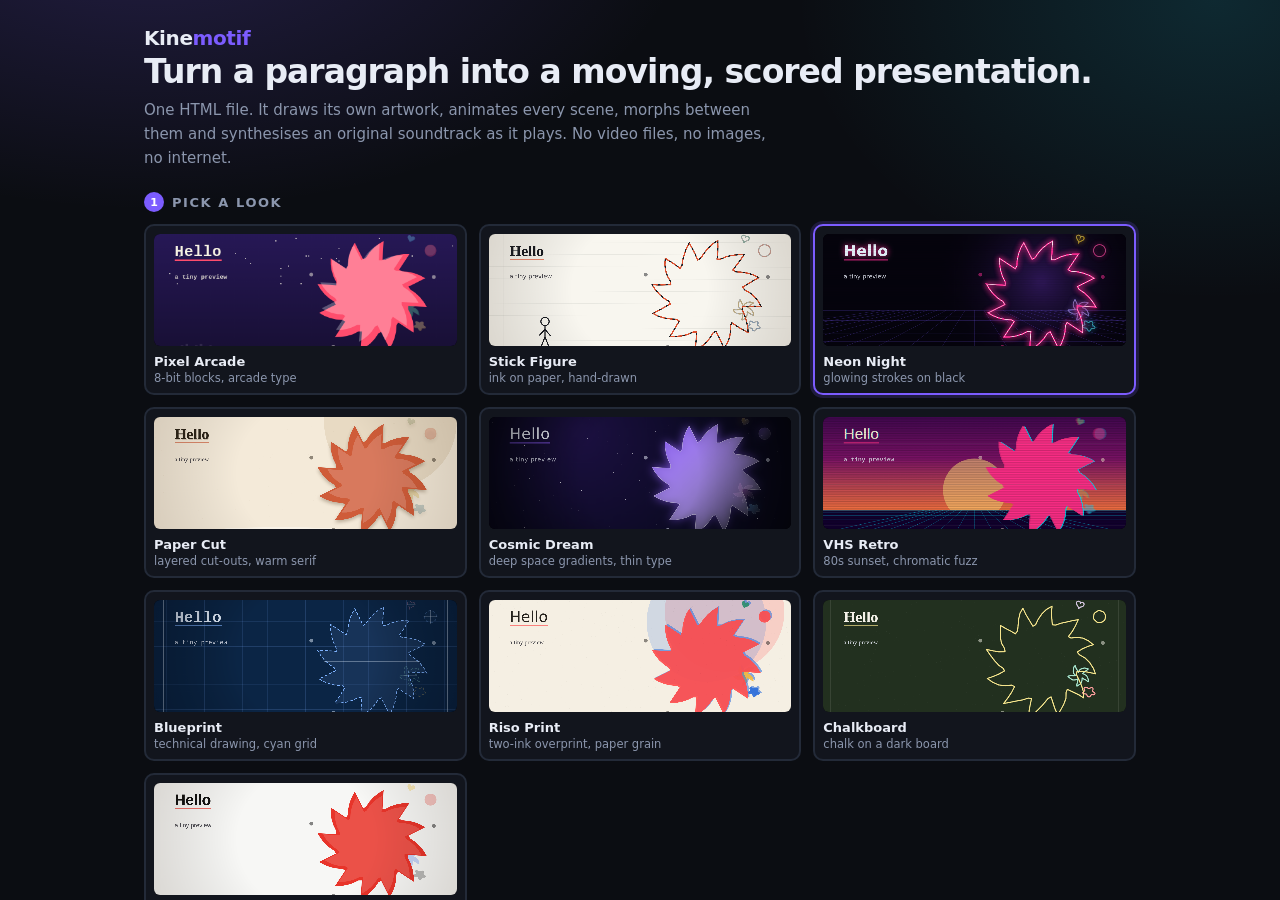
<file: studio/kinemotif.html>
<!DOCTYPE html>
<html lang="en" class="mode-wizard">
<head>
<meta charset="utf-8">
<meta name="viewport" content="width=device-width, initial-scale=1">
<meta name="version" content="1.8.0">
<title>Kinemotif — the HTML animation studio</title>
<meta name="description" content="Turn a paragraph into a moving, scored presentation. One HTML file. No video, no images, no internet.">
<style>
/* ============================================================
   Motion Studio — UI styles
   ============================================================ */
*, *::before, *::after { box-sizing: border-box; }

:root {
  --bg: #0b0d12;
  --panel: #12151d;
  --panel2: #171b25;
  --line: #232a38;
  --ink: #e8ecf5;
  --muted: #8b96ad;
  --accent: #7c5cff;
  --accent2: #22d3ee;
  --radius: 10px;
}

html, body {
  margin: 0; padding: 0;
  background: var(--bg);
  color: var(--ink);
  font-family: "Segoe UI", system-ui, -apple-system, sans-serif;
  font-size: 14px;
  -webkit-font-smoothing: antialiased;
}
body { overflow: hidden; }

button { font-family: inherit; font-size: inherit; cursor: pointer; }
input, select, textarea { font-family: inherit; font-size: inherit; }

.logo { font-weight: 800; letter-spacing: -0.02em; font-size: 20px; }
.logo span { color: var(--accent); }
.logo.small { font-size: 16px; }

.spacer { flex: 1; }
.muted { color: var(--muted); font-weight: 400; }

/* ---------------- buttons ---------------- */
.primary {
  background: linear-gradient(135deg, var(--accent), #5b7cff);
  color: #fff; border: 0; border-radius: 8px;
  padding: 9px 16px; font-weight: 600;
}
.primary:hover { filter: brightness(1.1); }
.primary.big { padding: 14px 26px; font-size: 16px; border-radius: 10px; }
.ghost {
  background: var(--panel2); color: var(--ink);
  border: 1px solid var(--line); border-radius: 8px;
  padding: 8px 14px;
}
.ghost:hover { border-color: #3a4459; }
.ghost.off { opacity: .55; }
.full { width: 100%; display: block; margin-top: 6px; }

/* ---------------- wizard ---------------- */
#wizard {
  height: 100vh; overflow-y: auto;
  background:
    radial-gradient(900px 500px at 12% -10%, rgba(124, 92, 255, .22), transparent 60%),
    radial-gradient(700px 500px at 95% 0%, rgba(34, 211, 238, .14), transparent 60%),
    var(--bg);
}
.wiz-inner { max-width: 1040px; margin: 0 auto; padding: 26px 24px 56px; }
.wiz-inner header { margin-bottom: 16px; }
.wiz-inner h1 { font-size: 33px; margin: 4px 0 8px; letter-spacing: -0.03em; line-height: 1.1; }
.wiz-inner .tag { color: var(--muted); font-size: 15px; max-width: 640px; line-height: 1.6; margin: 0; }
.wiz-inner section { margin-top: 22px; }
.wiz-inner h2 {
  font-size: 13px; text-transform: uppercase; letter-spacing: .12em;
  color: var(--muted); font-weight: 700; margin: 0 0 12px;
  display: flex; align-items: center; gap: 8px;
}
.wiz-inner h2 i {
  font-style: normal; width: 20px; height: 20px; border-radius: 50%;
  background: var(--accent); color: #fff; font-size: 11px;
  display: grid; place-items: center; letter-spacing: 0;
}

.style-cards { display: grid; grid-template-columns: repeat(3, 1fr); gap: 12px; }
.style-card {
  background: var(--panel); border: 2px solid var(--line);
  border-radius: var(--radius); padding: 8px; text-align: left;
  color: var(--ink); transition: border-color .15s, transform .15s;
}
.style-card:hover { transform: translateY(-2px); border-color: #3a4459; }
.style-card.on { border-color: var(--accent); box-shadow: 0 0 0 3px rgba(124, 92, 255, .18); }
.style-card .sw { width: 100%; height: 112px; object-fit: cover; display: block; border-radius: 6px; background: #000; }
.style-card .sc-name { font-weight: 700; margin-top: 8px; font-size: 13px; }
.style-card .sc-blurb { color: var(--muted); font-size: 11.5px; margin-top: 2px; }

.chips { display: flex; flex-wrap: wrap; gap: 8px; margin-bottom: 10px; }
.chip {
  background: var(--panel2); border: 1px solid var(--line); color: var(--muted);
  border-radius: 999px; padding: 6px 13px; font-size: 12.5px;
}
.chip:hover { color: var(--ink); border-color: var(--accent); }

#storyInput {
  width: 100%; min-height: 104px; resize: vertical;
  background: var(--panel); border: 1px solid var(--line); border-radius: var(--radius);
  color: var(--ink); padding: 14px; line-height: 1.65;
}
#storyInput:focus { outline: 0; border-color: var(--accent); }

.row3 { display: grid; grid-template-columns: repeat(3, 1fr); gap: 12px; }
.row4 { display: grid; grid-template-columns: repeat(4, 1fr); gap: 12px; }
@media (max-width: 820px) { .row4 { grid-template-columns: repeat(2, 1fr); } }
.row3 label, .row4 label { display: block; font-size: 12px; color: var(--muted); }
.row3 select, .row4 select {
  width: 100%; margin-top: 6px; background: var(--panel);
  border: 1px solid var(--line); color: var(--ink);
  border-radius: 8px; padding: 9px 10px;
}

.wiz-actions { display: flex; gap: 12px; align-items: center; margin-top: 22px; }
.resume {
  margin-top: 18px; padding: 12px 16px; border-radius: 10px;
  background: var(--panel); border: 1px dashed var(--line); color: var(--muted);
}
.resume button {
  background: none; border: 0; color: var(--accent2);
  text-decoration: underline; font-weight: 600; padding: 0 4px;
}

/* ---------------- editor shell ---------------- */
#editor {
  display: grid;
  grid-template-columns: 288px minmax(0, 1fr) 320px;
  grid-template-rows: 54px minmax(0, 1fr);
  height: 100vh;
  background: var(--bg);
}
#topbar {
  grid-column: 1 / -1;
  display: flex; align-items: center; gap: 12px;
  padding: 0 14px; border-bottom: 1px solid var(--line);
  background: var(--panel);
}
.title-input {
  background: var(--panel2); border: 1px solid var(--line); color: var(--ink);
  border-radius: 8px; padding: 7px 11px; width: 260px;
}
.title-input:focus { outline: 0; border-color: var(--accent); }

#left, #right {
  background: var(--panel); overflow-y: auto; padding: 12px;
}
#left {
  border-right: 1px solid var(--line);
  /* the panel is taller than a 900px viewport; without this the Sound section
     was unreachable rather than merely scrolled */
  overflow-y: auto; min-height: 0;
}
#right { border-left: 1px solid var(--line); overflow-y: auto; min-height: 0; }

.pane-head {
  display: flex; align-items: center; justify-content: space-between;
  font-size: 11px; text-transform: uppercase; letter-spacing: .12em;
  color: var(--muted); font-weight: 700;
  margin: 14px 0 8px;
}
.pane-head:first-child { margin-top: 2px; }
.pane-head button {
  background: var(--panel2); border: 1px solid var(--line); color: var(--ink);
  width: 22px; height: 22px; border-radius: 6px; line-height: 1;
  font-size: 14px; padding: 0;
}
.pane-head button:hover { border-color: var(--accent); }

.scene-list { display: flex; flex-direction: column; gap: 6px; }
.scene-item {
  display: flex; gap: 8px; align-items: center;
  background: var(--panel2); border: 1px solid var(--line);
  border-radius: 8px; padding: 8px 9px; cursor: pointer;
}
.scene-item:hover { border-color: #3a4459; }
.scene-item.sel { border-color: var(--accent); background: #1b1830; }
.si-num {
  width: 20px; height: 20px; flex: 0 0 20px; border-radius: 5px;
  background: #232a3c; color: var(--muted); font-size: 11px;
  display: grid; place-items: center; font-weight: 700;
}
.si-main { min-width: 0; flex: 1; }
.si-title { font-size: 12.5px; font-weight: 600; white-space: nowrap; overflow: hidden; text-overflow: ellipsis; }
.si-sub { font-size: 10.5px; color: var(--muted); margin-top: 2px; }
.si-tools { display: flex; gap: 2px; opacity: 0; transition: opacity .12s; }
.scene-item:hover .si-tools { opacity: 1; }
.si-tools button {
  background: none; border: 0; color: var(--muted);
  font-size: 11px; padding: 2px 3px; border-radius: 4px;
}
.si-tools button:hover { background: #2a3348; color: var(--ink); }

.style-row { display: grid; grid-template-columns: 1fr 1fr; gap: 6px; }
.swatch {
  display: flex; align-items: center; gap: 6px;
  background: var(--panel2); border: 1px solid var(--line); color: var(--muted);
  border-radius: 7px; padding: 7px 8px; font-size: 11.5px; text-align: left;
}
.swatch i { width: 10px; height: 10px; border-radius: 3px; flex: 0 0 10px; }
.swatch.on { border-color: var(--accent); color: var(--ink); }

#moodSel {
  width: 100%; background: var(--panel2); border: 1px solid var(--line);
  color: var(--ink); border-radius: 8px; padding: 8px 10px;
}

/* ---------------- stage ---------------- */
#center {
  display: flex; flex-direction: column; min-width: 0; min-height: 0;
  background: #05060a;
}
#stagewrap {
  flex: 1; min-height: 0; display: flex;
  align-items: center; justify-content: center;
  padding: 14px; background: #05060a;
}
#stage {
  width: 100%; height: 100%;
  object-fit: contain;
  display: block;
  border-radius: 6px;
  box-shadow: 0 12px 40px rgba(0, 0, 0, .6);
  background: #000;
}

#transport {
  display: flex; align-items: center; gap: 8px;
  padding: 8px 14px; border-top: 1px solid var(--line);
  background: var(--panel);
}
.tbtn {
  background: var(--panel2); border: 1px solid var(--line); color: var(--ink);
  border-radius: 7px; width: 32px; height: 30px; padding: 0;
  display: grid; place-items: center; font-size: 12px;
}
.tbtn:hover { border-color: var(--accent); }
.tbtn.play { width: 44px; background: var(--accent); border-color: var(--accent); color: #fff; font-size: 13px; }
#timeLbl { font-variant-numeric: tabular-nums; color: var(--muted); font-size: 12px; margin-left: 4px; }
.mini { display: flex; align-items: center; gap: 6px; font-size: 11px; color: var(--muted); }
.mini input { width: 90px; }

#timeline { position: relative; height: 46px; padding: 8px 14px 12px; background: var(--panel); border-top: 1px solid var(--line); }
#track { display: flex; gap: 3px; height: 100%; }
.seg {
  position: relative; background: #232a3c; border-radius: 5px;
  min-width: 8px; cursor: pointer; overflow: hidden;
  border: 1px solid transparent;
}
.seg:hover { background: #2c3549; }
.seg.sel { border-color: var(--accent); background: #2a2547; }
.seg.now { background: #333d55; }
.seg b {
  position: absolute; inset: 0; display: grid; place-items: center;
  font-size: 10px; color: #7f8aa3; font-weight: 700;
}
#head {
  position: absolute; top: 6px; bottom: 10px; left: 0; width: 2px;
  background: var(--accent2); box-shadow: 0 0 8px var(--accent2);
  pointer-events: none;
}

/* ---------------- inspector ---------------- */
.fld { display: block; font-size: 11.5px; color: var(--muted); margin-bottom: 10px; }
.fld input[type="text"], .fld input:not([type]), .fld textarea, .fld select {
  width: 100%; margin-top: 5px; background: var(--panel2);
  border: 1px solid var(--line); color: var(--ink);
  border-radius: 7px; padding: 8px 9px; font-size: 12.5px;
}
.fld textarea { resize: vertical; line-height: 1.55; }
.fld input[type="range"] { width: 100%; margin-top: 8px; }
.fld input[type="color"] { width: 100%; height: 32px; margin-top: 5px; background: var(--panel2); border: 1px solid var(--line); border-radius: 7px; padding: 2px; }
.fld select:focus, .fld input:focus, .fld textarea:focus { outline: 0; border-color: var(--accent); }
.hint { font-size: 11px; color: #5d6880; line-height: 1.6; margin-top: 18px; }

/* ---------------- play only ---------------- */
#playlayer {
  position: fixed; inset: 0; z-index: 40;
  display: none; flex-direction: column; gap: 18px;
  align-items: center; justify-content: center;
  background: radial-gradient(700px 500px at 50% 40%, rgba(124, 92, 255, .18), transparent 70%), #05060a;
}
#playlayer.show { display: flex; }
#bigplay {
  background: linear-gradient(135deg, var(--accent), #5b7cff);
  color: #fff; border: 0; border-radius: 999px;
  padding: 18px 42px; font-size: 18px; font-weight: 700;
  box-shadow: 0 18px 50px rgba(124, 92, 255, .4);
}
#bigplay:hover { filter: brightness(1.08); }
.phint { color: var(--muted); font-size: 12px; }

html.mode-play body { background: #000; overflow: hidden; }
html.mode-play #wizard, html.mode-play #editor { display: none; }
html.mode-play #stagewrap {
  position: fixed; inset: 0; z-index: 5;
  display: block; padding: 0; background: #000;
}
html.mode-play #stage {
  width: 100vw; height: 100vh; border-radius: 0; box-shadow: none; cursor: pointer;
}

/* mode visibility */
html.mode-wizard #editor { display: none; }
html.mode-studio #wizard { display: none; }
html.mode-studio #playlayer { display: none; }
html.mode-wizard #playlayer { display: none; }

@media (max-width: 1100px) {
  #editor { grid-template-columns: 230px minmax(0, 1fr) 260px; }
  .style-cards { grid-template-columns: repeat(2, 1fr); }
}

/* ---------------- v2 additions ---------------- */
.iconbtn {
  background: var(--panel2); border: 1px solid var(--line); color: var(--ink);
  border-radius: 7px; width: 30px; height: 30px; padding: 0;
  display: grid; place-items: center; font-size: 13px; line-height: 1;
}
.iconbtn:hover { border-color: var(--accent); }
.iconbtn:disabled { opacity: .35; cursor: default; border-color: var(--line); }

.fldrow { display: grid; grid-template-columns: 1fr 1fr; gap: 8px; }
.fldrow .fld { margin-bottom: 10px; }

#reduceNote {
  display: none; margin-top: 16px; padding: 10px 14px; border-radius: 10px;
  background: rgba(124, 92, 255, .1); border: 1px solid rgba(124, 92, 255, .35);
  color: var(--muted); font-size: 12.5px;
}

#help {
  position: fixed; inset: 0; z-index: 60; display: none;
  align-items: center; justify-content: center;
  background: rgba(4, 6, 12, .78); backdrop-filter: blur(4px);
}
#help.show { display: flex; }
#help .card {
  background: var(--panel); border: 1px solid var(--line); border-radius: 14px;
  padding: 22px 26px; max-width: 520px; width: calc(100% - 48px);
  box-shadow: 0 30px 80px rgba(0, 0, 0, .6);
}
#help h3 { margin: 0 0 14px; font-size: 15px; letter-spacing: .02em; }
#help table { width: 100%; border-collapse: collapse; font-size: 13px; }
#help td { padding: 6px 0; border-bottom: 1px solid rgba(255, 255, 255, .05); color: var(--muted); }
#help td:first-child { width: 42%; }
#help kbd {
  background: var(--panel2); border: 1px solid var(--line); border-bottom-width: 2px;
  border-radius: 5px; padding: 2px 7px; font-family: inherit; font-size: 12px; color: var(--ink);
}

/* style picker */
.pick-row { display: flex; align-items: center; gap: 12px; margin-top: 10px; flex-wrap: wrap; }
.pick-row > span { font-size: 12px; color: var(--muted); }
.style-picks { display: flex; gap: 6px; flex-wrap: wrap; }
.pick {
  display: flex; align-items: center; gap: 6px; font-size: 11.5px;
  background: var(--panel2); border: 1px solid var(--line); color: var(--muted);
  border-radius: 999px; padding: 5px 11px; opacity: .45;
}
.pick i { width: 8px; height: 8px; border-radius: 3px; display: block; }
.pick.on { opacity: 1; color: var(--ink); border-color: var(--accent); }
.music-info { font-size: 11px; color: var(--muted); margin-top: 6px; font-variant-numeric: tabular-nums; }

.toggle { display: flex; align-items: center; gap: 7px; margin-top: 8px; font-size: 11.5px; color: var(--muted); cursor: pointer; }
.toggle input { accent-color: #7c5cff; }

.mix-order { font-size: 11.5px; color: var(--muted); margin-top: 8px; line-height: 1.7; }
.mix-order b { color: var(--ink); font-weight: 600; }
#mixStyles { margin-bottom: 6px; }

/* keyboard focus has to be visible; the studio works without a mouse */
:focus-visible { outline: 2px solid var(--accent); outline-offset: 2px; border-radius: 6px; }
.tbtn:focus-visible, .iconbtn:focus-visible, .pick:focus-visible { outline-offset: 3px; }

</style>
<style>
/* ---- a11y: the accent #5b7cff takes a dark ink (3.64 -> 5.2:1) ------------ */
button.primary,a.btn.primary{color:#06080f!important}   /* only the accent-filled ones; the style cards sit on dark surfaces */
</style>
</head>
<body>

<!-- ===================== WIZARD ===================== -->
<div id="wizard">
  <div class="wiz-inner">
    <header>
      <div class="logo">Kine<span>motif</span></div>
      <h1>Turn a paragraph into a moving, scored presentation.</h1>
      <p class="tag">One HTML file. It draws its own artwork, animates every scene, morphs between them and synthesises an original soundtrack as it plays. No video files, no images, no internet.</p>
    </header>

    <section>
      <h2><i>1</i> Pick a look</h2>
      <div id="styleCards" class="style-cards"></div>
      <div class="pick-row"><span>Styles to mix</span><div id="wizStyles" class="style-picks"></div></div>
      <div id="wizOrder" class="mix-order"></div>
    </section>

    <section>
      <h2><i>2</i> Give it a story</h2>
      <div id="demoChips" class="chips"></div>
      <textarea id="storyInput" placeholder="Paste a paragraph, a script, or just a topic. Each sentence becomes a scene with its own picture, and the scenes morph into each other."></textarea>
    </section>

    <section>
      <h2><i>3</i> Set the mood</h2>
      <div class="row3">
        <label>Music<select id="wizMood"></select></label>
        <label>Pace<select id="wizPace">
          <option value="0.85">Brisk</option>
          <option value="1" selected>Normal</option>
          <option value="1.3">Slow</option>
        </select></label>
        <label>Format<select id="wizAspect"></select></label>
        <label>Scene transition<select id="wizTrans">
          <option value="morph" selected>Morph</option>
          <option value="fade">Fade</option>
          <option value="slide">Slide</option>
          <option value="wipe">Wipe</option>
          <option value="iris">Iris</option>
          <option value="glitch">Glitch</option>
          <option value="none">Hard cut</option>
        </select></label>
      </div>
    </section>

    <div class="wiz-actions">
      <button id="wizGo" class="primary big">Generate my show →</button>
      <button id="wizBlank" class="ghost">Start blank</button>
    </div>

    <div id="reduceNote">Your system asks for reduced motion, so shows will not auto-play here. Everything else works the same.</div>
    <div id="resumeNote" class="resume" style="display:none">
      You have a saved project in this browser. <button id="resumeBtn">Continue editing it</button>
    </div>
  </div>
</div>

<!-- ===================== EDITOR ===================== -->
<div id="editor">
  <header id="topbar">
    <div class="logo small">Kine<span>motif</span></div>
    <input id="projTitle" class="title-input" value="My show" aria-label="Project title">
    <button id="btnUndo" class="iconbtn" title="Undo (Ctrl+Z)" aria-label="Undo">&#8630;</button>
    <button id="btnRedo" class="iconbtn" title="Redo (Ctrl+Shift+Z)" aria-label="Redo">&#8631;</button>
    <div class="spacer"></div>
    <button id="btnOpenJson" class="ghost" title="Open a .kinemotif.json project or an exported show">Open</button>
    <button id="btnSaveJson" class="ghost" title="Save the project as JSON">Save .json</button>
    <button id="btnHelp" class="iconbtn" title="Keyboard shortcuts (?)">?</button>
    <button id="btnNew" class="ghost">New from story</button>
    <button id="btnExport" class="primary">Export HTML show</button>
    <input id="fileInput" type="file" accept=".json,.html,application/json,text/html" hidden>
  </header>

  <aside id="left">
    <div class="pane-head">Scenes <button id="btnAdd" title="Add a scene">+</button></div>
    <div id="sceneList" class="scene-list"></div>
    <div class="pane-head">Format</div>
    <select id="aspectSel" class="full"></select>
    <div class="pane-head">Look</div>
    <div id="styleRow" class="style-row"></div>
    <div class="pane-head">Mix styles</div>
    <div id="mixStyles" class="style-picks"></div>
    <button id="btnMix" class="ghost full">Apply mix to scenes</button>
    <div class="pane-head">Sound</div>
    <select id="moodSel"></select>
    <div class="fldrow">
      <button id="btnMusic" class="ghost" title="Compose a different soundtrack for this show">New music</button>
      <button id="btnMute" class="ghost">Music: on</button>
    </div>
    <div id="musicInfo" class="music-info"></div>
    <label class="toggle"><input type="checkbox" id="reactBeat" checked> Artwork pulses with the beat</label>
  </aside>

  <main id="center">
    <div id="stagewrap"><canvas id="stage" width="1920" height="1080"></canvas></div>
    <div id="transport">
      <button id="btnPrev" class="tbtn" title="Previous scene" aria-label="Previous scene">&#9198;</button>
      <button id="btnPlay" class="tbtn play" title="Play / pause" aria-label="Play or pause">&#9654;</button>
      <button id="btnNext" class="tbtn" title="Next scene" aria-label="Next scene">&#9197;</button>
      <span id="timeLbl">0:00 / 0:00</span>
      <div class="spacer"></div>
      <label class="mini">Speed<input id="speed" type="range" min="0.5" max="2" step="0.1" value="1"></label>
      <button id="btnLoop" class="tbtn" title="Loop the show" aria-label="Loop the show">&#8635;</button>
      <button id="btnFull" class="tbtn" title="Fullscreen" aria-label="Fullscreen">&#9974;</button>
    </div>
    <div id="timeline"><div id="track"></div><div id="head"></div></div>
  </main>

  <aside id="right">
    <div class="pane-head">Scene <span id="sceneNum" class="muted"></span></div>
    <label class="fld">Title<input id="fTitle" type="text"></label>
    <label class="fld">Text<textarea id="fBody" rows="4"></textarea></label>
    <div class="fldrow">
      <label class="fld">Style<select id="fStyle"></select></label>
      <label class="fld">Visual<select id="fVisual"></select></label>
    </div>
    <label class="fld">Motif<select id="fMotif"></select></label>
    <div class="fldrow">
      <label class="fld">Entrance<select id="fEnter"></select></label>
      <label class="fld">Easing<select id="fEase"></select></label>
    </div>
    <div class="fldrow">
      <label class="fld">Layout<select id="fLayout">
        <option value="split">Text + visual</option>
        <option value="center">Centered</option>
      </select></label>
      <label class="fld">Camera<select id="fCam"></select></label>
    </div>
    <label class="fld">Duration <span id="fDurLbl" class="muted"></span><input id="fDur" type="range" min="2" max="15" step="0.5" value="5"></label>
    <div class="fldrow">
      <label class="fld">Text effect<select id="fTextFx"></select></label>
      <label class="fld">Transition<select id="fTrans"></select></label>
    </div>
    <label class="fld">Accent<input id="fAccent" type="color" value="#ff2d95"></label>
    <p class="hint">Space plays and pauses. Left and right arrows jump between scenes. Everything you edit is saved in this browser; Export writes a single HTML file that plays on its own.</p>
  </aside>
</div>

<!-- ===================== PLAY-ONLY OVERLAY ===================== -->
<div id="playlayer">
  <button id="bigplay">&#9654;&nbsp; Play the show</button>
  <div class="phint">click to pause &middot; space &middot; m mutes &middot; arrows skip scenes</div>
</div>

<!-- ===================== SHORTCUTS ===================== -->
<div id="help">
  <div class="card">
    <h3>Keyboard shortcuts</h3>
    <table>
      <tr><td><kbd>Space</kbd></td><td>Play / pause</td></tr>
      <tr><td><kbd>&larr;</kbd> <kbd>&rarr;</kbd></td><td>Previous / next scene</td></tr>
      <tr><td><kbd>Ctrl</kbd>+<kbd>Z</kbd></td><td>Undo</td></tr>
      <tr><td><kbd>Ctrl</kbd>+<kbd>Shift</kbd>+<kbd>Z</kbd></td><td>Redo</td></tr>
      <tr><td><kbd>E</kbd></td><td>Export the HTML show</td></tr>
      <tr><td><kbd>?</kbd></td><td>This panel</td></tr>
      <tr><td><kbd>Esc</kbd></td><td>Close this panel</td></tr>
    </table>
  </div>
</div>

<!--SHOW_DATA-->

<script>
/* ============================================================
   Motion Studio — render core
   Canvas engine: styles, motifs, scenes, morphing, transitions
   ============================================================ */
(function () {
  'use strict';

  var W = 1920, H = 1080, TAU = Math.PI * 2;

  /* The design space follows the output format. Portrait is not a crop of
     landscape — the layout below reflows for it. */
  var ASPECTS = {
    '16:9': { w: 1920, h: 1080, label: 'Landscape 16:9' },
    '9:16': { w: 1080, h: 1920, label: 'Portrait 9:16 (mobile)' },
    '1:1': { w: 1080, h: 1080, label: 'Square 1:1' },
    '4:5': { w: 1080, h: 1350, label: 'Portrait 4:5 (feed)' }
  };
  function setStage(aspect) {
    var a = ASPECTS[aspect] || ASPECTS['16:9'];
    W = a.w; H = a.h;
    return a;
  }
  function isPortrait() { return H > W * 1.02; }

  function clamp(v, a, b) { return v < a ? a : (v > b ? b : v); }
  function lerp(a, b, t) { return a + (b - a) * t; }
  function easeOut(t) { t = clamp(t, 0, 1); return 1 - Math.pow(1 - t, 3); }
  function easeInOut(t) { t = clamp(t, 0, 1); return t < .5 ? 2 * t * t : 1 - Math.pow(-2 * t + 2, 2) / 2; }
  function easeOutBack(t) { t = clamp(t, 0, 1); var c = 1.70158; return 1 + (c + 1) * Math.pow(t - 1, 3) + c * Math.pow(t - 1, 2); }

  /* Spring easing, adapted from motion-kit (MIT, github.com/drsamonline/motion-kit).
     A damped harmonic oscillator pulled from 0 to 1: zeta is the damping ratio
     (1 is critical, below 1 overshoots), settleMs is when it comes to rest.
     A fixed curve cannot do this — it overshoots by a fixed amount, while a
     spring's overshoot follows from its physics. */
  function springEase(zeta, settleMs) {
    /* omega is derived the way motion-kit derives it: find when the unit spring
       comes to rest, then scale so the real one settles at settleMs. Without
       this the settle time only stretches the curve instead of slowing it. */
    var wd = zeta < 1 ? Math.sqrt(1 - zeta * zeta) : 0;
    var unit = function (t) {
      if (zeta >= 1) return 1 - Math.exp(-t) * (1 + t);
      return 1 - Math.exp(-zeta * t) * (Math.cos(wd * t) + (zeta / wd) * Math.sin(wd * t));
    };
    var last = 0;
    for (var t = 0; t < 40; t += 0.002) if (Math.abs(unit(t) - 1) > 0.001) last = t;
    var omega = last / (settleMs / 1000);

    return function (p) {
      var tt = clamp(p, 0, 1) * (settleMs / 1000);
      if (tt === 0) return 0;
      if (zeta >= 1) return 1 - Math.exp(-omega * tt) * (1 + omega * tt);
      var w = omega * wd;
      return 1 - Math.exp(-zeta * omega * tt) * (Math.cos(w * tt) + ((zeta * omega) / w) * Math.sin(w * tt));
    };
  }

  var EASES = {
    spring: springEase(0.62, 900),
    springSoft: springEase(0.85, 1100),
    linear: function (t) { return t; },
    out: function (t) { return easeOut(t); },
    inOut: function (t) { return easeInOut(t); },
    back: function (t) { return easeOutBack(t); },
    expo: function (t) {
      t = clamp(t, 0, 1);
      return t === 0 ? 0 : (t === 1 ? 1 : (t < 0.5 ? Math.pow(2, 20 * t - 10) / 2 : (2 - Math.pow(2, -20 * t + 10)) / 2));
    },
    elastic: function (t) {
      t = clamp(t, 0, 1);
      if (t === 0 || t === 1) return t;
      return Math.pow(2, -10 * t) * Math.sin((t * 10 - 0.75) * (TAU / 3)) + 1;
    },
    bounce: function (t) {
      t = clamp(t, 0, 1);
      var n1 = 7.5625, d1 = 2.75;
      if (t < 1 / d1) return n1 * t * t;
      if (t < 2 / d1) { t -= 1.5 / d1; return n1 * t * t + 0.75; }
      if (t < 2.5 / d1) { t -= 2.25 / d1; return n1 * t * t + 0.9375; }
      t -= 2.625 / d1; return n1 * t * t + 0.984375;
    },
    spring: function (t) {
      t = clamp(t, 0, 1);
      return 1 - Math.cos(t * Math.PI * 1.5) * Math.exp(-t * 5);
    }
  };
  var ENTERS = ['rise', 'fade', 'zoom', 'slide', 'slideR', 'drop', 'flip', 'blur', 'pop', 'none'];
  var CAMS = ['in', 'out', 'pan', 'none'];
  function enterEase(sc, t) {
    var fn = EASES[sc.ease || 'back'] || EASES.back;
    return fn(clamp(t / 0.9, 0, 1));
  }
  function cameraFor(sc, t, st) {
    if (window.MS_REDUCE || sc.cam === 'none') return { x: 0, y: 0, z: 1 };
    var dur = Math.max(0.8, sc.dur || 5);
    var e = easeInOut(clamp(t / dur, 0, 1));
    if (sc.cam === 'out') return { x: 0, y: 0, z: 1.07 - 0.07 * e };
    if (sc.cam === 'pan') return { x: lerp(-28, 28, e), y: 0, z: 1.05 };
    return { x: 0, y: 0, z: 1 + 0.07 * e };
  }

  function seeded(seed) {
    var a = seed >>> 0;
    return function () {
      a |= 0; a = a + 0x6D2B79F5 | 0;
      var t = Math.imul(a ^ a >>> 15, 1 | a);
      t = t + Math.imul(t ^ t >>> 7, 61 | t) ^ t;
      return ((t ^ t >>> 14) >>> 0) / 4294967296;
    };
  }
  function hashStr(s) {
    var h = 2166136261, i;
    s = String(s || '');
    for (i = 0; i < s.length; i++) { h ^= s.charCodeAt(i); h = Math.imul(h, 16777619); }
    return h >>> 0;
  }

  /* ------------------------------------------------------------
     COLOUR — contrast-safe accents
     Ported from the fleet's colour core: WCAG relative luminance,
     HSL round-trip, and a nudge loop that keeps an accent legible
     against whatever background the style paints.
     ------------------------------------------------------------ */
  function hexToRgb(hex) {
    var h = String(hex || '').replace('#', '');
    if (h.length === 3) h = h[0] + h[0] + h[1] + h[1] + h[2] + h[2];
    var n = parseInt(h, 16);
    if (isNaN(n)) return { r: 255, g: 255, b: 255 };
    return { r: (n >> 16) & 255, g: (n >> 8) & 255, b: n & 255 };
  }
  function rgbToHex(c) {
    function f(v) { var s = Math.round(clamp(v, 0, 255)).toString(16); return s.length < 2 ? '0' + s : s; }
    return '#' + f(c.r) + f(c.g) + f(c.b);
  }
  function channelLum(v) {
    v = clamp(v, 0, 255) / 255;
    return v <= 0.03928 ? v / 12.92 : Math.pow((v + 0.055) / 1.055, 2.4);
  }
  function relLum(c) { return 0.2126 * channelLum(c.r) + 0.7152 * channelLum(c.g) + 0.0722 * channelLum(c.b); }
  function contrastRatio(a, b) {
    var la = relLum(hexToRgb(a)), lb = relLum(hexToRgb(b));
    return (Math.max(la, lb) + 0.05) / (Math.min(la, lb) + 0.05);
  }
  function rgbToHsl(c) {
    var r = c.r / 255, g = c.g / 255, b = c.b / 255;
    var max = Math.max(r, g, b), min = Math.min(r, g, b), d = max - min;
    var h = 0, s = 0, l = (max + min) / 2;
    if (d) {
      s = d / (1 - Math.abs(2 * l - 1) || 1);
      if (max === r) h = ((g - b) / d) % 6;
      else if (max === g) h = (b - r) / d + 2;
      else h = (r - g) / d + 4;
      h *= 60;
      if (h < 0) h += 360;
    }
    return { h: h, s: s * 100, l: l * 100 };
  }
  function hslToRgb(h, s, l) {
    h = ((h % 360) + 360) % 360; s = clamp(s, 0, 100) / 100; l = clamp(l, 0, 100) / 100;
    var c = (1 - Math.abs(2 * l - 1)) * s, x = c * (1 - Math.abs(((h / 60) % 2) - 1)), m = l - c / 2, p;
    if (h < 60) p = [c, x, 0];
    else if (h < 120) p = [x, c, 0];
    else if (h < 180) p = [0, c, x];
    else if (h < 240) p = [0, x, c];
    else if (h < 300) p = [x, 0, c];
    else p = [c, 0, x];
    return { r: (p[0] + m) * 255, g: (p[1] + m) * 255, b: (p[2] + m) * 255 };
  }
  function ensureContrast(fg, bg, min) {
    min = min || 3;
    if (contrastRatio(fg, bg) >= min) return fg;
    var hsl = rgbToHsl(hexToRgb(fg));
    var darken = relLum(hexToRgb(bg)) > 0.32;
    var out = fg;
    for (var step = 1; step <= 24; step++) {
      var l = clamp(hsl.l + (darken ? -step * 4 : step * 4), 5, 95);
      out = rgbToHex(hslToRgb(hsl.h, hsl.s, l));
      if (contrastRatio(out, bg) >= min) return out;
    }
    return out;
  }

  /* ------------------------------------------------------------
     STYLES
     ------------------------------------------------------------ */
  var STYLES = {
    pixel: {
      id: 'pixel', name: 'Pixel Arcade', blurb: '8-bit blocks, arcade type',
      res: [480, 270], smooth: false, glow: 0,
      pal: { bg: '#150e2e', bg2: '#2a1a5e', ink: '#f7f3e3', dim: '#3d2a78', a: ['#ff4d6d', '#ffd166', '#3ddc97', '#4cc9f0'] },
      font: { d: '"Courier New",ui-monospace,monospace', b: '"Courier New",ui-monospace,monospace', dw: '700', bw: '700', sp: 2 }
    },
    stick: {
      id: 'stick', name: 'Stick Figure', blurb: 'ink on paper, hand-drawn',
      res: [1920, 1080], smooth: true, glow: 0,
      pal: { bg: '#f8f6ef', bg2: '#efece1', ink: '#191b21', dim: '#c9c3b4', a: ['#e0512f', '#2b6cb0', '#c98a00', '#2f8f6f'] },
      font: { d: '"Segoe Print","Bradley Hand","Comic Sans MS",cursive', b: '"Segoe UI",system-ui,sans-serif', dw: '700', bw: '400', sp: 0 }
    },
    neon: {
      id: 'neon', name: 'Neon Night', blurb: 'glowing strokes on black',
      res: [1280, 720], smooth: true, glow: 24,
      pal: { bg: '#05030d', bg2: '#12082b', ink: '#eaf6ff', dim: '#2a1d55', a: ['#ff2d95', '#22d3ee', '#a78bfa', '#facc15'] },
      font: { d: '"Segoe UI",system-ui,sans-serif', b: '"Segoe UI",system-ui,sans-serif', dw: '800', bw: '400', sp: 1 }
    },
    paper: {
      id: 'paper', name: 'Paper Cut', blurb: 'layered cut-outs, warm serif',
      res: [1920, 1080], smooth: true, glow: 0,
      pal: { bg: '#f4ead9', bg2: '#e8dac3', ink: '#2c2419', dim: '#dbc9ad', a: ['#cf5c39', '#3f6f7a', '#c9a227', '#7a8450'] },
      font: { d: 'Georgia,"Times New Roman",serif', b: 'Georgia,serif', dw: '700', bw: '400', sp: 0 }
    },
    cosmic: {
      id: 'cosmic', name: 'Cosmic Dream', blurb: 'deep space gradients, thin type',
      res: [1280, 720], smooth: true, glow: 18,
      pal: { bg: '#080818', bg2: '#1b1040', ink: '#f0f4ff', dim: '#2b2458', a: ['#8b5cf6', '#38bdf8', '#f472b6', '#fbbf24'] },
      font: { d: '"Segoe UI",system-ui,sans-serif', b: '"Segoe UI",system-ui,sans-serif', dw: '300', bw: '300', sp: 3 }
    },
    vhs: {
      id: 'vhs', name: 'VHS Retro', blurb: '80s sunset, chromatic fuzz',
      res: [960, 540], smooth: true, glow: 12,
      pal: { bg: '#12002e', bg2: '#480c53', ink: '#fff3d6', dim: '#63206b', a: ['#ff2e88', '#00e5ff', '#ffb300', '#7cff5a'] },
      font: { d: 'Impact,"Arial Black",sans-serif', b: '"Courier New",monospace', dw: '400', bw: '700', sp: 1 }
    },
    blueprint: {
      id: 'blueprint', name: 'Blueprint', blurb: 'technical drawing, cyan grid',
      res: [1920, 1080], smooth: true, glow: 0,
      pal: { bg: '#0b2545', bg2: '#12335e', ink: '#e6f1ff', dim: '#1d3f6b', a: ['#7fb3ff', '#ffd166', '#9ef0c8', '#ff9fb2'] },
      font: { d: '"Courier New",monospace', b: '"Courier New",monospace', dw: '700', bw: '400', sp: 2 }
    },
    riso: {
      id: 'riso', name: 'Riso Print', blurb: 'two-ink overprint, paper grain',
      res: [1920, 1080], smooth: true, glow: 0,
      pal: { bg: '#f5efe3', bg2: '#ecdfcc', ink: '#26221d', dim: '#d8c9b0', a: ['#ff4f4f', '#2f6fdb', '#f5b93f', '#2f8f6f'] },
      font: { d: '"Arial Black",system-ui,sans-serif', b: 'Georgia,serif', dw: '400', bw: '400', sp: 0 }
    },
    chalk: {
      id: 'chalk', name: 'Chalkboard', blurb: 'chalk on a dark board',
      res: [1920, 1080], smooth: true, glow: 0,
      pal: { bg: '#22301f', bg2: '#1b2620', ink: '#f4f1e8', dim: '#3a4a38', a: ['#f6e58d', '#ff9f9f', '#a8e6cf', '#d5c6e0'] },
      font: { d: '"Segoe Print","Bradley Hand",cursive', b: '"Segoe Print","Bradley Hand",cursive', dw: '700', bw: '400', sp: 0 }
    },
    swiss: {
      id: 'swiss', name: 'Swiss Grid', blurb: 'white space, hard rules, one red',
      res: [1920, 1080], smooth: true, glow: 0,
      pal: { bg: '#f7f7f5', bg2: '#ececeb', ink: '#111111', dim: '#d6d6d4', a: ['#e8342a', '#111111', '#3a6ff8', '#f2b705'] },
      font: { d: '"Helvetica Neue",Arial,system-ui,sans-serif', b: '"Helvetica Neue",Arial,system-ui,sans-serif', dw: '700', bw: '400', sp: -1 }
    }
  };
  var STYLE_LIST = ['pixel', 'stick', 'neon', 'paper', 'cosmic', 'vhs', 'blueprint', 'riso', 'chalk', 'swiss']
    .map(function (k) { return STYLES[k]; });

  /* ------------------------------------------------------------
     MOTIFS — every visual is a closed polygon so it can morph
     ------------------------------------------------------------ */
  function circlePts(n, r) {
    var o = [], i;
    n = n || 72; r = r || 1;
    for (i = 0; i < n; i++) { var a = i / n * TAU - Math.PI / 2; o.push({ x: Math.cos(a) * r, y: Math.sin(a) * r }); }
    return o;
  }
  function starPts(points, r1, r2, n) {
    var o = [], i, segs = points * 2;
    n = n || 64;
    for (i = 0; i < n; i++) {
      var a = i / n * TAU - Math.PI / 2;
      var k = (i / n) * segs;
      var f = Math.abs(((k % 2) + 1) % 2);
      var rad = lerp(r2, r1, f);
      o.push({ x: Math.cos(a) * rad, y: Math.sin(a) * rad });
    }
    return o;
  }
  function polyPts(arr) { return arr.map(function (p) { return { x: p[0], y: p[1] }; }); }
  function blobPts(n, bumps, amp, base) {
    var o = [], i;
    for (i = 0; i < n; i++) {
      var a = i / n * TAU - Math.PI / 2;
      var r = base + amp * Math.cos(bumps * a);
      o.push({ x: Math.cos(a) * r, y: Math.sin(a) * r });
    }
    return o;
  }
  function heartPts(n) {
    n = n || 72;
    var o = [], i;
    for (i = 0; i < n; i++) {
      var t = i / n * TAU;
      var x = 16 * Math.pow(Math.sin(t), 3);
      var y = -(13 * Math.cos(t) - 5 * Math.cos(2 * t) - 2 * Math.cos(3 * t) - Math.cos(4 * t));
      o.push({ x: x / 17, y: y / 17 });
    }
    return o;
  }
  function moonPts(n) {
    n = n || 72;
    var o = circlePts(n), i;
    for (i = 0; i < o.length; i++) {
      var dx = o[i].x - 0.62, dy = o[i].y + 0.18;
      var d = Math.hypot(dx, dy);
      if (d < 0.92) {
        var s = 0.92 / (d || 1e-6);
        o[i] = { x: 0.62 + dx * s, y: -0.18 + dy * s };
      }
    }
    return o;
  }
  function treePts(n) {
    n = n || 72;
    var o = [], i;
    for (i = 0; i < n; i++) {
      var a = i / n * TAU - Math.PI / 2;
      var r = 0.92 + 0.1 * Math.cos(5 * a);
      var y = Math.sin(a) * r;
      var x = Math.cos(a) * r;
      if (y > 0.45) { x *= clamp(1 - (y - 0.45) * 2.6, 0.18, 1); }
      o.push({ x: x, y: y * 0.92 - 0.05 });
    }
    return o;
  }
  function bulbPts(n) {
    n = n || 72;
    var o = circlePts(n), i;
    for (i = 0; i < o.length; i++) {
      if (o[i].y > 0.35) {
        var f = clamp(1 - (o[i].y - 0.35) * 1.9, 0.34, 1);
        o[i] = { x: o[i].x * f, y: o[i].y };
      }
    }
    return o;
  }

  var MOTIFS = {
    sun: { label: 'Sun', pts: function () { return starPts(12, 1, 0.74, 72); } },
    moon: { label: 'Moon', pts: moonPts },
    mountain: { label: 'Mountain', pts: function () { return polyPts([[-1, 1], [-0.62, 0.05], [-0.3, 0.42], [0.05, -0.78], [0.42, 0.1], [0.66, -0.24], [1, 1]]); } },
    tree: { label: 'Tree', pts: treePts },
    city: { label: 'City', pts: function () { return polyPts([[-1, 1], [-1, -0.12], [-0.7, -0.12], [-0.7, -0.62], [-0.38, -0.62], [-0.38, 0.12], [-0.08, 0.12], [-0.08, -0.88], [0.22, -0.88], [0.22, -0.28], [0.54, -0.28], [0.54, -0.56], [0.84, -0.56], [0.84, 0.3], [1, 0.3], [1, 1]]); } },
    wave: {
      label: 'Waves', pts: function () {
        var o = [], i, n = 30;
        for (i = 0; i <= n; i++) { var x = -1 + i / n * 2; o.push({ x: x, y: -0.34 + 0.30 * Math.sin((x + 1) * Math.PI * 1.6) }); }
        for (i = n; i >= 0; i--) { var x2 = -1 + i / n * 2; o.push({ x: x2, y: 0.42 + 0.30 * Math.sin((x2 + 1) * Math.PI * 1.6) }); }
        return o;
      }
    },
    cloud: { label: 'Cloud', pts: function () { return blobPts(64, 5, 0.16, 0.72).map(function (p) { return { x: p.x, y: p.y * 0.78 }; }); } },
    star: { label: 'Star', pts: function () { return starPts(5, 1, 0.42, 72); } },
    rocket: { label: 'Rocket', pts: function () { return polyPts([[0, -1], [0.27, -0.34], [0.29, 0.36], [0.62, 0.62], [0.58, 0.96], [0.18, 0.72], [-0.18, 0.72], [-0.58, 0.96], [-0.62, 0.62], [-0.29, 0.36], [-0.27, -0.34]]); } },
    bulb: { label: 'Idea', pts: bulbPts },
    heart: { label: 'Heart', pts: heartPts },
    book: { label: 'Book', pts: function () { return polyPts([[-1, 0.62], [-1, -0.5], [-0.12, -0.3], [0, -0.26], [0.12, -0.3], [1, -0.5], [1, 0.62], [0.12, 0.4], [0, 0.44], [-0.12, 0.4]]); } },
    planet: { label: 'Planet', pts: function () { return circlePts(64, 0.86); } },
    eye: {
      label: 'Eye', pts: function () {
        var o = [], n = 26, i, x;
        for (i = 0; i <= n; i++) { x = -1 + (i / n) * 2; o.push({ x: x, y: -(1 - x * x) * 0.62 }); }
        for (i = n; i >= 0; i--) { x = -1 + (i / n) * 2; o.push({ x: x, y: (1 - x * x) * 0.62 }); }
        return o;
      }
    },
    arrow: {
      label: 'Arrow', pts: function () {
        return polyPts([[-1, -0.26], [-0.12, -0.26], [-0.12, -0.62], [1, 0], [-0.12, 0.62], [-0.12, 0.26], [-1, 0.26]]);
      }
    },
    bolt: {
      label: 'Bolt', pts: function () {
        return polyPts([[-0.18, -1], [0.55, -0.12], [0.08, -0.12], [0.34, 1], [-0.55, 0.08], [-0.06, 0.08]]);
      }
    },
    flower: {
      label: 'Flower', pts: function () {
        var o = [], i, n = 72;
        for (i = 0; i < n; i++) {
          var a = (i / n) * TAU - Math.PI / 2;
          var r = 0.72 + 0.3 * Math.cos(6 * a);
          o.push({ x: Math.cos(a) * r, y: Math.sin(a) * r });
        }
        return o;
      }
    },
    spiral: {
      label: 'Spiral', pts: function () {
        var o = [], i, n = 80;
        for (i = 0; i < n; i++) {
          var a = i / n * TAU * 2.4;
          var r = 0.12 + (i / n) * 0.9;
          o.push({ x: Math.cos(a) * r, y: Math.sin(a) * r });
        }
        for (i = n - 1; i >= 0; i--) {
          var a2 = i / n * TAU * 2.4, r2 = 0.12 + (i / n) * 0.9;
          o.push({ x: Math.cos(a2) * (r2 - 0.11), y: Math.sin(a2) * (r2 - 0.11) });
        }
        return o;
      }
    }
  };
  var MOTIF_LIST = Object.keys(MOTIFS);

  function signedArea(p) {
    var s = 0, i;
    for (i = 0; i < p.length; i++) { var a = p[i], b = p[(i + 1) % p.length]; s += a.x * b.y - b.x * a.y; }
    return s / 2;
  }
  function resample(pts, n) {
    var N = pts.length, cum = [0], total = 0, i;
    for (i = 0; i < N; i++) {
      var a = pts[i], b = pts[(i + 1) % N];
      total += Math.hypot(b.x - a.x, b.y - a.y);
      cum.push(total);
    }
    if (total < 1e-6) { total = 1; cum = cum.map(function (_, k) { return k; }); }
    var out = [], j = 0;
    for (var k = 0; k < n; k++) {
      var target = total * k / n;
      while (j < N - 1 && cum[j + 1] < target) j++;
      var segLen = (cum[j + 1] - cum[j]) || 1e-6;
      var t = (target - cum[j]) / segLen;
      var p0 = pts[j], p1 = pts[(j + 1) % N];
      out.push({ x: lerp(p0.x, p1.x, t), y: lerp(p0.y, p1.y, t) });
    }
    return out;
  }
  function normalizePts(pts, n) {
    var p = pts.slice();
    if (signedArea(p) < 0) p.reverse();
    p = resample(p, n || 96);
    var best = 0, bestY = Infinity, i;
    for (i = 0; i < p.length; i++) { if (p[i].y < bestY - 1e-9) { bestY = p[i].y; best = i; } }
    return p.slice(best).concat(p.slice(0, best));
  }
  var MOTIF_CACHE = {};
  function motifPoints(name, n) {
    n = n || 96;
    var key = name + '|' + n;
    if (!MOTIF_CACHE[key]) {
      var m = MOTIFS[name] || MOTIFS.sun;
      MOTIF_CACHE[key] = normalizePts(m.pts(), n);
    }
    return MOTIF_CACHE[key];
  }
  function morphPoints(a, b, t) {
    var A = motifPoints(a), B = motifPoints(b), o = [], i;
    for (i = 0; i < A.length; i++) o.push({ x: lerp(A[i].x, B[i].x, t), y: lerp(A[i].y, B[i].y, t) });
    return o;
  }

  /* ------------------------------------------------------------
     BACKGROUNDS
     ------------------------------------------------------------ */
  function drawBG(g, sc, t, st) {
    var p = st.pal, i;
    switch (st.id) {
      case 'pixel': {
        var gr = g.createLinearGradient(0, 0, 0, H);
        gr.addColorStop(0, p.bg2); gr.addColorStop(1, p.bg);
        g.fillStyle = gr; g.fillRect(0, 0, W, H);
        var r = seeded(11);
        g.fillStyle = p.ink;
        for (i = 0; i < 34; i++) {
          var x = Math.round(r() * W / 16) * 16, y = Math.round(r() * H * 0.55 / 16) * 16;
          g.globalAlpha = 0.35 + 0.4 * Math.abs(Math.sin(t * 1.6 + i));
          g.fillRect(x, y, 8, 8);
        }
        g.globalAlpha = 1;
        g.fillStyle = p.dim; g.fillRect(0, H * 0.84, W, H * 0.16);
        g.fillStyle = 'rgba(255,255,255,.06)';
        for (i = 0; i < 26; i++) g.fillRect(i * 80, H * 0.84, 40, 8);
        break;
      }
      case 'stick': {
        g.fillStyle = p.bg; g.fillRect(0, 0, W, H);
        g.strokeStyle = 'rgba(25,27,33,.07)'; g.lineWidth = 2;
        for (i = 1; i < 14; i++) { g.beginPath(); g.moveTo(0, i * 78); g.lineTo(W, i * 78 + 6); g.stroke(); }
        g.strokeStyle = 'rgba(25,27,33,.12)'; g.lineWidth = 3;
        g.beginPath(); g.moveTo(90, 0); g.lineTo(90, H); g.stroke();
        break;
      }
      case 'neon': {
        g.fillStyle = p.bg; g.fillRect(0, 0, W, H);
        var rg = g.createRadialGradient(W * 0.72, H * 0.45, 20, W * 0.72, H * 0.45, 700);
        rg.addColorStop(0, 'rgba(120,60,220,.34)'); rg.addColorStop(1, 'rgba(0,0,0,0)');
        g.fillStyle = rg; g.fillRect(0, 0, W, H);
        g.strokeStyle = 'rgba(120,90,255,.30)'; g.lineWidth = 2;
        for (i = 0; i < 12; i++) {
          var yy = H * 0.62 + Math.pow(i / 11, 2) * H * 0.45;
          g.beginPath(); g.moveTo(0, yy); g.lineTo(W, yy); g.stroke();
        }
        for (i = -10; i <= 10; i++) {
          g.beginPath(); g.moveTo(W / 2 + i * 60, H * 0.62); g.lineTo(W / 2 + i * 320, H); g.stroke();
        }
        break;
      }
      case 'paper': {
        g.fillStyle = p.bg; g.fillRect(0, 0, W, H);
        g.fillStyle = p.bg2;
        g.beginPath(); g.arc(W * 0.78, H * 0.2, 420, 0, TAU); g.fill();
        g.fillStyle = 'rgba(255,255,255,.35)';
        g.beginPath(); g.moveTo(0, H * 0.86); g.quadraticCurveTo(W * 0.5, H * 0.76, W, H * 0.9); g.lineTo(W, H); g.lineTo(0, H); g.fill();
        var rr = seeded(5);
        g.fillStyle = 'rgba(120,90,60,.055)';
        for (i = 0; i < 300; i++) g.fillRect(rr() * W, rr() * H, 2, 2);
        break;
      }
      case 'cosmic': {
        var cg = g.createRadialGradient(W * 0.3, H * 0.25, 40, W * 0.4, H * 0.5, 1200);
        cg.addColorStop(0, p.bg2); cg.addColorStop(0.55, '#0c0a24'); cg.addColorStop(1, p.bg);
        g.fillStyle = cg; g.fillRect(0, 0, W, H);
        var cr = seeded(23);
        for (i = 0; i < 130; i++) {
          var sx = cr() * W, sy = cr() * H, sr = cr() * 1.8 + 0.4;
          g.globalAlpha = 0.25 + 0.65 * Math.abs(Math.sin(t * 0.9 + i * 0.7));
          g.fillStyle = '#fff';
          g.beginPath(); g.arc(sx, sy, sr, 0, TAU); g.fill();
        }
        g.globalAlpha = 1;
        break;
      }
      case 'blueprint': {
        g.fillStyle = p.bg; g.fillRect(0, 0, W, H);
        g.strokeStyle = 'rgba(127,179,255,.18)'; g.lineWidth = 2;
        for (i = 0; i <= 24; i++) { g.beginPath(); g.moveTo(i * 80, 0); g.lineTo(i * 80, H); g.stroke(); }
        for (i = 0; i <= 14; i++) { g.beginPath(); g.moveTo(0, i * 80); g.lineTo(W, i * 80); g.stroke(); }
        g.strokeStyle = 'rgba(230,241,255,.5)'; g.lineWidth = 4;
        g.strokeRect(60, 60, W - 120, H - 120);
        g.strokeStyle = 'rgba(230,241,255,.28)'; g.lineWidth = 2;
        g.strokeRect(84, 84, W - 168, H - 168);
        break;
      }
      case 'riso': {
        g.fillStyle = p.bg; g.fillRect(0, 0, W, H);
        g.fillStyle = p.a[0]; g.globalAlpha = 0.20;
        g.beginPath(); g.arc(W * 0.78, H * 0.24, 380, 0, TAU); g.fill();
        g.fillStyle = p.a[1]; g.globalAlpha = 0.18;
        g.beginPath(); g.arc(W * 0.72, H * 0.3, 380, 0, TAU); g.fill();
        g.globalAlpha = 1;
        var rr2 = seeded(31);
        g.fillStyle = 'rgba(60,40,20,.05)';
        for (i = 0; i < 420; i++) g.fillRect(rr2() * W, rr2() * H, 2, 2);
        break;
      }
      case 'chalk': {
        g.fillStyle = p.bg; g.fillRect(0, 0, W, H);
        var rc = seeded(17);
        g.fillStyle = 'rgba(255,255,255,.035)';
        for (i = 0; i < 500; i++) g.fillRect(rc() * W, rc() * H, 3, 3);
        g.strokeStyle = 'rgba(244,241,232,.10)'; g.lineWidth = 3;
        g.strokeRect(48, 48, W - 96, H - 96);
        break;
      }
      case 'swiss': {
        g.fillStyle = p.bg; g.fillRect(0, 0, W, H);
        g.fillStyle = p.dim; g.fillRect(0, H * 0.86, W, 3);
        g.fillStyle = p.ink; g.fillRect(130, H * 0.86 - 14, 220, 14);
        g.fillStyle = p.a[0]; g.fillRect(W - 330, 90, 200, 10);
        break;
      }
      case 'vhs': {
        var vg = g.createLinearGradient(0, 0, 0, H * 0.75);
        vg.addColorStop(0, '#1a0140'); vg.addColorStop(0.55, '#7a1266'); vg.addColorStop(1, '#ff7a3d');
        g.fillStyle = vg; g.fillRect(0, 0, W, H);
        g.fillStyle = 'rgba(255,220,120,.55)';
        g.beginPath(); g.arc(W / 2, H * 0.6, 200, 0, TAU); g.fill();
        g.fillStyle = p.bg; g.fillRect(0, H * 0.72, W, H * 0.28);
        g.strokeStyle = 'rgba(0,229,255,.55)'; g.lineWidth = 2;
        for (i = 0; i < 10; i++) {
          var y2 = H * 0.72 + Math.pow(i / 9, 2) * H * 0.28;
          g.beginPath(); g.moveTo(0, y2); g.lineTo(W, y2); g.stroke();
        }
        for (i = -8; i <= 8; i++) {
          g.beginPath(); g.moveTo(W / 2 + i * 40, H * 0.72); g.lineTo(W / 2 + i * 210, H); g.stroke();
        }
        break;
      }
    }
  }

  /* ------------------------------------------------------------
     MOTIF PAINTING
     ------------------------------------------------------------ */
  function pathFrom(pts, cx, cy, r, rot) {
    var path = new Path2D(), ca = Math.cos(rot || 0), sa = Math.sin(rot || 0), i;
    for (i = 0; i < pts.length; i++) {
      var x = pts[i].x * r, y = pts[i].y * r;
      var px = cx + (x * ca - y * sa), py = cy + (x * sa + y * ca);
      if (i === 0) path.moveTo(px, py); else path.lineTo(px, py);
    }
    path.closePath();
    return path;
  }

  function paintMotif(g, pts, cx, cy, r, rot, st, accent, opts) {
    opts = opts || {};
    var p = st.pal, path = pathFrom(pts, cx, cy, r, rot), i;
    g.save();
    if (opts.alpha != null) g.globalAlpha = opts.alpha;
    switch (st.id) {
      case 'pixel': {
        g.fillStyle = accent; g.fill(path);
        g.fillStyle = 'rgba(255,255,255,.28)';
        g.fill(pathFrom(pts.map(function (q) { return { x: q.x * 0.9 - 0.06, y: q.y * 0.9 - 0.06 }; }), cx, cy, r, rot));
        break;
      }
      case 'stick': {
        var wob = pts.map(function (q) {
          return { x: q.x + Math.sin(q.y * 7 + (opts.phase || 0)) * 0.012, y: q.y + Math.cos(q.x * 7 + (opts.phase || 0)) * 0.012 };
        });
        g.lineJoin = 'round'; g.lineCap = 'round';
        g.strokeStyle = p.ink; g.lineWidth = 8; g.stroke(pathFrom(wob, cx, cy, r, rot));
        g.strokeStyle = accent; g.lineWidth = 8; g.setLineDash([26, 22]); g.lineDashOffset = -(opts.phase || 0) * 12;
        g.stroke(pathFrom(wob, cx, cy, r, rot)); g.setLineDash([]);
        break;
      }
      case 'neon': {
        g.shadowColor = accent; g.shadowBlur = st.glow;
        g.strokeStyle = accent; g.lineWidth = 8; g.stroke(path);
        g.strokeStyle = accent; g.lineWidth = 8; g.stroke(path);
        g.shadowBlur = 0; g.strokeStyle = 'rgba(255,255,255,.92)'; g.lineWidth = 2.4; g.stroke(path);
        break;
      }
      case 'paper': {
        g.shadowColor = 'rgba(70,45,20,.30)'; g.shadowBlur = 22; g.shadowOffsetY = 14;
        g.fillStyle = accent; g.fill(path);
        g.shadowColor = 'transparent';
        g.fillStyle = 'rgba(255,255,255,.18)';
        g.fill(pathFrom(pts.map(function (q) { return { x: q.x * 0.82, y: q.y * 0.82 }; }), cx, cy, r, rot));
        break;
      }
      case 'cosmic': {
        var gr = g.createLinearGradient(cx - r, cy - r, cx + r, cy + r);
        gr.addColorStop(0, accent); gr.addColorStop(1, 'rgba(255,255,255,.10)');
        g.shadowColor = accent; g.shadowBlur = 40;
        g.fillStyle = gr; g.fill(path);
        g.shadowBlur = 0;
        g.strokeStyle = 'rgba(255,255,255,.55)'; g.lineWidth = 2; g.stroke(path);
        break;
      }
      case 'vhs': {
        g.fillStyle = 'rgba(0,229,255,.85)';
        g.fill(pathFrom(pts, cx + 7, cy, r, rot));
        g.fillStyle = 'rgba(255,46,136,.85)';
        g.fill(pathFrom(pts, cx - 7, cy, r, rot));
        g.fillStyle = accent; g.fill(path);
        break;
      }
      case 'blueprint': {
        g.strokeStyle = accent; g.lineWidth = 5; g.setLineDash([18, 12]);
        g.stroke(path); g.setLineDash([]);
        g.fillStyle = 'rgba(127,179,255,.10)'; g.fill(path);
        g.strokeStyle = p.ink; g.lineWidth = 1.5; g.globalAlpha = 0.5;
        g.beginPath(); g.moveTo(cx - r, cy); g.lineTo(cx + r, cy); g.stroke();
        g.beginPath(); g.moveTo(cx, cy - r); g.lineTo(cx, cy + r); g.stroke();
        break;
      }
      case 'riso': {
        g.fillStyle = p.a[1]; g.globalAlpha = 0.55;
        g.fill(pathFrom(pts, cx + 10, cy - 8, r, rot));
        g.globalAlpha = 1;
        g.fillStyle = accent; g.globalAlpha = 0.92; g.fill(path);
        break;
      }
      case 'chalk': {
        var wob2 = pts.map(function (q) {
          return { x: q.x + Math.sin(q.y * 9 + (opts.phase || 0)) * 0.02, y: q.y + Math.cos(q.x * 9 + (opts.phase || 0)) * 0.02 };
        });
        g.strokeStyle = accent; g.lineWidth = 9; g.lineCap = 'round'; g.lineJoin = 'round';
        g.globalAlpha = 0.55; g.stroke(pathFrom(wob2, cx, cy, r, rot));
        g.globalAlpha = 1; g.lineWidth = 5; g.stroke(pathFrom(wob2, cx, cy, r, rot));
        break;
      }
      case 'swiss': {
        g.fillStyle = accent; g.fill(path);
        g.fillStyle = 'rgba(255,255,255,.14)';
        g.fill(pathFrom(pts, cx, cy, r * 0.9, rot));
        break;
      }
    }
    g.restore();
  }

  function motifDetail(g, name, cx, cy, r, st, accent, t) {
    var p = st.pal;
    g.save();
    g.strokeStyle = st.id === 'neon' ? accent : p.ink;
    g.fillStyle = st.id === 'neon' ? accent : p.ink;
    g.lineWidth = st.id === 'pixel' ? 8 : 4;
    g.globalAlpha = 0.85;
    if (name === 'planet') {
      g.save(); g.translate(cx, cy); g.rotate(-0.28);
      g.beginPath(); g.ellipse(0, 0, r * 1.5, r * 0.34, 0, 0, TAU); g.stroke();
      g.restore();
    } else if (name === 'sun' || name === 'star') {
      g.globalAlpha = 0.5;
      for (var i = 0; i < 5; i++) {
        var a = t * 0.6 + i * 1.257;
        g.beginPath(); g.arc(cx + Math.cos(a) * r * 1.35, cy + Math.sin(a) * r * 1.35, r * 0.03 + 3, 0, TAU); g.fill();
      }
    } else if (name === 'city') {
      g.globalAlpha = 0.55;
      for (var j = 0; j < 12; j++) {
        var wx = cx + ((j % 4) - 1.5) * r * 0.36, wy = cy - r * 0.1 + Math.floor(j / 4) * r * 0.28;
        g.fillRect(wx, wy, r * 0.12, r * 0.12);
      }
    } else if (name === 'rocket') {
      g.globalAlpha = 0.7;
      var fl = 0.7 + 0.3 * Math.sin(t * 12);
      g.beginPath();
      g.moveTo(cx - r * 0.18, cy + r * 0.72);
      g.lineTo(cx, cy + r * (0.72 + 0.5 * fl));
      g.lineTo(cx + r * 0.18, cy + r * 0.72);
      g.closePath(); g.fill();
    } else if (name === 'book') {
      g.globalAlpha = 0.5;
      g.beginPath(); g.moveTo(cx, cy - r * 0.24); g.lineTo(cx, cy + r * 0.4); g.stroke();
    } else if (name === 'tree') {
      g.globalAlpha = 0.9;
      g.fillRect(cx - r * 0.09, cy + r * 0.5, r * 0.18, r * 0.45);
    }
    g.restore();
  }

  /* ------------------------------------------------------------
     SCENE
     ------------------------------------------------------------ */

  /* ------------------------------------------------------------
     DIAGRAMS — a second visual vocabulary beside the motifs.
     Everything is drawn from the style's palette, so a bar chart
     in Pixel Arcade is not the same object as one in Paper Cut.
     ------------------------------------------------------------ */
  var VISUALS = ['motif', 'rings', 'bars', 'flow', 'orbit', 'steps', 'grid', 'timeline'];
  var TEXT_FX = ['reveal', 'typewriter', 'pop', 'wave', 'glitch', 'highlight', 'split', 'kinetic', 'shutter'];

  function inkFor(st) { return st.pal.ink; }
  function strokeStyleFor(g, st, accent, alpha, width) {
    g.save();
    g.globalAlpha = alpha == null ? 1 : alpha;
    g.lineWidth = width || 6;
    g.lineJoin = 'round';
    g.lineCap = 'round';
    if (st.id === 'neon') {
      g.strokeStyle = accent;
      g.shadowColor = accent;
      g.shadowBlur = 22;
    } else if (st.id === 'pixel') {
      g.strokeStyle = accent;
      g.lineWidth = Math.max(8, (width || 6));
    } else if (st.id === 'paper') {
      g.strokeStyle = accent;
      g.shadowColor = 'rgba(70,45,20,.25)';
      g.shadowBlur = 14;
      g.shadowOffsetY = 8;
    } else if (st.id === 'vhs') {
      g.strokeStyle = accent;
      g.shadowColor = 'rgba(0,229,255,.8)';
      g.shadowBlur = 6;
    } else {
      g.strokeStyle = accent;
    }
  }
  function fillStyleFor(g, st, colour, alpha) {
    g.save();
    g.globalAlpha = alpha == null ? 1 : alpha;
    g.fillStyle = colour;
    if (st.id === 'neon') { g.shadowColor = colour; g.shadowBlur = 26; }
    if (st.id === 'paper') { g.shadowColor = 'rgba(70,45,20,.22)'; g.shadowBlur = 16; g.shadowOffsetY = 9; }
    if (st.id === 'vhs') { g.shadowColor = 'rgba(255,46,136,.55)'; g.shadowBlur = 8; }
  }

  function drawDiagram(g, kind, sc, st, accent, t, cx, cy, r, alpha) {
    var p = st.pal, i;
    var ease = EASES[sc.ease || 'back'] || EASES.back;
    var e = clamp(t / 0.9, 0, 1);
    var grow = ease(e);
    var ink = inkFor(st);
    var alt = p.a[(p.a.indexOf(accent) + 2) % p.a.length] || accent;

    if (kind === 'rings') {
      for (i = 0; i < 4; i++) {
        var rr = r * (0.35 + i * 0.22) * grow;
        var sweep = 0.6 + 0.4 * Math.sin(t * 1.2 + i);
        g.save();
        strokeStyleFor(g, st, i % 2 ? alt : accent, alpha * (0.9 - i * 0.12), st.id === 'pixel' ? 12 : 7);
        g.beginPath();
        g.arc(cx, cy, rr, t * (0.4 + i * 0.2), t * (0.4 + i * 0.2) + TAU * sweep);
        g.stroke();
        g.restore();
      }
      g.save();
      fillStyleFor(g, st, accent, alpha);
      g.beginPath(); g.arc(cx, cy, r * 0.16 * grow, 0, TAU); g.fill();
      g.restore();
      return;
    }

    if (kind === 'bars') {
      var seed = seeded(hashStr(sc.title + 'bars'));
      var n = 5, bw = r * 0.26, gap = r * 0.16;
      var totalW = n * bw + (n - 1) * gap;
      for (i = 0; i < n; i++) {
        var hh = (0.35 + seed() * 0.65) * r * 1.5;
        var rise = clamp((t - i * 0.12) / 0.7, 0, 1);
        var eased = ease(rise) * alpha;
        var x = cx - totalW / 2 + i * (bw + gap);
        var baseY = cy + r * 0.75;
        g.save();
        fillStyleFor(g, st, i === n - 2 ? alt : accent, eased);
        var h = hh * Math.max(0.001, ease(rise));
        if (st.id === 'stick') {
          g.globalAlpha = eased;
          g.strokeStyle = ink; g.lineWidth = 7;
          g.strokeRect(x, baseY - h, bw, h);
        } else {
          g.fillRect(x, baseY - h, bw, h);
          if (st.id === 'paper') { g.globalAlpha = eased * 0.18; g.fillStyle = '#fff'; g.fillRect(x, baseY - h, bw, h * 0.4); }
        }
        g.restore();
      }
      g.save();
      strokeStyleFor(g, st, ink, alpha * 0.5, 4);
      g.beginPath(); g.moveTo(cx - totalW / 2 - 12, cy + r * 0.75); g.lineTo(cx + totalW / 2 + 12, cy + r * 0.75); g.stroke();
      g.restore();
      return;
    }

    if (kind === 'flow') {
      var nodes = 3, nr = r * 0.24, span = r * 1.9;
      var active = Math.floor(t / 1.2) % nodes;
      for (i = 0; i < nodes; i++) {
        var nx = cx - span / 2 + (span / (nodes - 1)) * i;
        var pulse = i === active ? 1 + 0.12 * Math.sin(t * 6) : 1;
        g.save();
        if (i === active) fillStyleFor(g, st, accent, alpha);
        else strokeStyleFor(g, st, i < active ? alt : ink, alpha * 0.9, st.id === 'pixel' ? 10 : 6);
        g.beginPath();
        g.arc(nx, cy, nr * grow * pulse, 0, TAU);
        if (i === active) g.fill(); else g.stroke();
        g.restore();
        if (i < nodes - 1) {
          var ax0 = nx + nr * 1.25, ax1 = nx + span / (nodes - 1) - nr * 1.25;
          g.save();
          strokeStyleFor(g, st, ink, alpha * 0.45, 4);
          g.beginPath(); g.moveTo(ax0, cy); g.lineTo(ax1, cy); g.stroke();
          g.beginPath(); g.moveTo(ax1, cy); g.lineTo(ax1 - 14, cy - 10); g.lineTo(ax1 - 14, cy + 10); g.closePath();
          g.fillStyle = ink; g.globalAlpha = alpha * 0.45; g.fill();
          g.restore();
        }
      }
      return;
    }

    if (kind === 'orbit') {
      g.save();
      fillStyleFor(g, st, accent, alpha);
      g.beginPath(); g.arc(cx, cy, r * 0.22 * grow, 0, TAU); g.fill();
      g.restore();
      for (i = 0; i < 3; i++) {
        var rx = r * (0.6 + i * 0.22) * grow, ry = rx * (0.38 + i * 0.06);
        g.save();
        strokeStyleFor(g, st, i === 1 ? alt : ink, alpha * 0.35, 3);
        g.beginPath(); g.ellipse(cx, cy, rx, ry, i * 0.5, 0, TAU); g.stroke();
        g.restore();
        var ang = t * (0.9 + i * 0.35) + i * 2.1;
        var px = cx + Math.cos(ang) * rx, py = cy + Math.sin(ang) * ry;
        g.save();
        fillStyleFor(g, st, i === 1 ? alt : accent, alpha);
        g.beginPath(); g.arc(px, py, r * 0.055, 0, TAU); g.fill();
        g.restore();
      }
      return;
    }

    if (kind === 'steps') {
      var count = 4, sw = r * 0.42, sh = r * 0.3;
      for (i = 0; i < count; i++) {
        var sx = cx - (count * sw) / 2 + i * sw;
        var sy = cy + r * 0.7 - i * sh;
        var lit = i <= Math.floor(t * 1.4);
        g.save();
        if (lit) fillStyleFor(g, st, i % 2 ? alt : accent, alpha);
        else strokeStyleFor(g, st, ink, alpha * 0.5, 4);
        if (st.id === 'stick') {
          g.strokeRect(sx, sy - sh, sw, sh);
        } else if (lit) {
          g.fillRect(sx, sy - sh, sw, sh);
        } else {
          g.strokeRect(sx, sy - sh, sw, sh);
        }
        g.restore();
      }
      return;
    }

    if (kind === 'grid') {
      var cols = 8, rows = 5, gx = (r * 1.8) / cols, gy = (r * 1.2) / rows;
      var sweepPos = (t * 0.55) % 1.6 - 0.3;
      for (var row = 0; row < rows; row++) {
        for (var col = 0; col < cols; col++) {
          var dgx = cx - r * 0.9 + col * gx + gx / 2;
          var dgy = cy - r * 0.6 + row * gy + gy / 2;
          var dist = Math.abs(col / cols - sweepPos);
          var near = clamp(1 - dist * 3.2, 0, 1);
          g.save();
          g.globalAlpha = alpha * (0.45 + 0.55 * near) * grow;
          g.fillStyle = near > 0.3 ? accent : ink;
          var rad = (st.id === 'pixel' ? 8 : 6) + near * 8;
          if (st.id === 'neon' && near > 0.3) { g.shadowColor = accent; g.shadowBlur = 18; }
          g.beginPath(); g.arc(dgx, dgy, rad, 0, TAU); g.fill();
          g.restore();
        }
      }
      return;
    }

    if (kind === 'timeline') {
      var ly = cy, x0 = cx - r * 0.95, x1 = cx + r * 0.95;
      var nodesN = 5;
      var head = clamp(t / 4, 0, 1);
      g.save();
      strokeStyleFor(g, st, ink, alpha * 0.35, 4);
      g.beginPath(); g.moveTo(x0, ly); g.lineTo(x1, ly); g.stroke();
      g.restore();
      g.save();
      strokeStyleFor(g, st, accent, alpha, 6);
      g.beginPath(); g.moveTo(x0, ly); g.lineTo(lerp(x0, x1, head * grow), ly); g.stroke();
      g.restore();
      for (i = 0; i < nodesN; i++) {
        var nx2 = lerp(x0, x1, i / (nodesN - 1));
        var passed = head >= i / (nodesN - 1);
        g.save();
        if (passed) fillStyleFor(g, st, i === nodesN - 1 ? alt : accent, alpha);
        else strokeStyleFor(g, st, ink, alpha * 0.6, 4);
        g.beginPath(); g.arc(nx2, ly, r * 0.055 * grow, 0, TAU);
        if (passed) g.fill(); else g.stroke();
        g.restore();
      }
      var hx = lerp(x0, x1, head * grow);
      g.save();
      fillStyleFor(g, st, ink, alpha);
      g.beginPath(); g.arc(hx, ly, r * 0.035, 0, TAU); g.fill();
      g.restore();
      return;
    }
  }

  function visualIsMotif(sc) {
    return !sc.visual || sc.visual === 'motif';
  }


  /* ------------------------------------------------------------
     BEAT — the score drives the picture, not just the ear.
     Music.beatPhase() is 0..1 through the current beat (the idea
     comes from dance-fight's rhythm grid). A decaying spike at each
     beat makes the artwork breathe in time.
     ------------------------------------------------------------ */
  function beatPulse() {
    var on = window.MS_BEAT_ON !== false;
    if (!on || !window.Music || !window.Music.beatPhase) return 0;
    var phase = window.Music.beatPhase();
    if (!phase) return 0;
    return Math.pow(1 - phase, 4);
  }
  function beatLevel() {
    if (window.MS_BEAT_ON === false || !window.Music || !window.Music.level) return 0;
    return window.Music.level() || 0;
  }

  function drawWorld(g, sc, t, st, accent) {
    var p = st.pal, i;
    var portrait = isPortrait();
    var center = sc.layout === 'center' || portrait;
    var cx = center ? W / 2 : W * 0.72;
    var cy = center ? (portrait ? H * 0.70 : 520) : H * 0.52;
    var baseR = center ? (portrait ? Math.min(W, H) * 0.30 : 400) : Math.min(W, H) * 0.28;

    var ent = enterEase(sc, t);
    var pulse = sc.react === false ? 0 : beatPulse();
    var r = baseR * (0.55 + 0.45 * ent) * (1 + 0.045 * pulse);
    var bob = Math.sin(t * 1.1) * (center ? 10 : 14);
    var rot = Math.sin(t * 0.35) * 0.06 + (sc.spin ? t * 0.25 : 0);

    // ambient small shapes
    var seed = hashStr(sc.title + sc.motif);
    var rr = seeded(seed);
    var ambientCount = visualIsMotif(sc) ? 4 : 2;
    for (i = 0; i < ambientCount; i++) {
      /* keep decoration out of the type column */
      var ax, ay;
      if (center) {
        ax = 120 + rr() * (W - 240);
        ay = rr() < 0.5 ? 70 + rr() * 150 : H - 250 + rr() * 150;
      } else {
        ax = 1000 + rr() * (W - 1120);
        ay = 120 + rr() * (H - 300);
      }
      var ar = 22 + rr() * 34, asp = 0.3 + rr() * 0.7;
      var drift = Math.sin(t * asp + i * 2) * 46;
      g.save(); g.globalAlpha = center ? 0.16 : 0.28;
      paintMotif(g, motifPoints(['cloud', 'star', 'heart', 'planet'][i % 4]), ax + drift, ay + Math.cos(t * asp) * 26, ar, t * 0.2, st, p.a[(i + 1) % p.a.length]);
      g.restore();
    }

    if (visualIsMotif(sc)) {
      if (pulse > 0.35 && st.id === 'neon') {
      g.save();
      g.globalAlpha = 0.12 * pulse * (center ? 0.4 : 1);
      g.fillStyle = accent;
      g.beginPath(); g.arc(cx, cy + bob, r * 1.5, 0, TAU); g.fill();
      g.restore();
    }
    paintMotif(g, motifPoints(sc.motif), cx, cy + bob, r, rot, st, accent, { alpha: center ? 0.22 : 1, phase: t });
      if (!center) motifDetail(g, sc.motif, cx, cy + bob, r, st, accent, t);
    } else {
      drawDiagram(g, sc.visual, sc, st, accent, t, cx, cy + bob, r, center ? 0.45 : 1);
    }

    // stick-style actor walking
    if (st.id === 'stick') drawStickActor(g, t, sc, st);
    if (st.id === 'pixel') {
      g.fillStyle = 'rgba(255,255,255,.10)';
      for (i = 0; i < 8; i++) g.fillRect(140 + i * 30, H * 0.84 - 8 - (i % 3) * 8, 16, 8 + (i % 3) * 8);
    }
  }

  function drawStickActor(g, t, sc, st) {
    var x = 260 + ((t * 60) % 260), y = H - 190;
    var sw = Math.sin(t * 6) * 22;
    g.save();
    g.strokeStyle = st.pal.ink; g.lineWidth = 7; g.lineCap = 'round';
    g.beginPath(); g.arc(x, y - 150, 26, 0, TAU); g.stroke();
    g.beginPath(); g.moveTo(x, y - 122); g.lineTo(x, y - 52); g.stroke();
    g.beginPath(); g.moveTo(x, y - 100); g.lineTo(x - 34, y - 62 + sw * 0.5); g.stroke();
    g.beginPath(); g.moveTo(x, y - 100); g.lineTo(x + 34, y - 62 - sw * 0.5); g.stroke();
    g.beginPath(); g.moveTo(x, y - 52); g.lineTo(x - 26 - sw * 0.4, y + 10); g.stroke();
    g.beginPath(); g.moveTo(x, y - 52); g.lineTo(x + 26 + sw * 0.4, y + 10); g.stroke();
    g.restore();
  }

  function wrapText(g, text, maxW) {
    var words = String(text || '').split(/\s+/).filter(Boolean), lines = [], cur = '', i;
    for (i = 0; i < words.length; i++) {
      var test = cur ? cur + ' ' + words[i] : words[i];
      if (g.measureText(test).width > maxW && cur) { lines.push(cur); cur = words[i]; }
      else cur = test;
    }
    if (cur) lines.push(cur);
    return lines;
  }

  function setFont(g, st, kind, size) {
    var f = st.font;
    g.font = (kind === 'd' ? f.dw : f.bw) + ' ' + Math.round(size) + 'px ' + (kind === 'd' ? f.d : f.b);
    if ('letterSpacing' in g) g.letterSpacing = ((kind === 'd' ? f.sp : Math.max(0, f.sp - 1)) || 0) + 'px';
  }


  /* ------------------------------------------------------------
     TEXT EFFECTS — the body copy is no longer one trick.
     ------------------------------------------------------------ */
  function layoutLine(g, line, x, y, align) {
    var words = line.split(' ').filter(Boolean);
    var space = g.measureText(' ').width;
    var widths = words.map(function (w) { return g.measureText(w).width; });
    var total = 0, i;
    for (i = 0; i < widths.length; i++) total += widths[i];
    total += space * Math.max(0, words.length - 1);
    var cursor = align === 'center' ? x - total / 2 : x;
    var out = [];
    for (i = 0; i < words.length; i++) {
      out.push({ w: words[i], x: cursor, y: y, width: widths[i] });
      cursor += widths[i] + space;
    }
    return out;
  }

  function bodyColour(st) {
    /* decided by the background, not by a list of style names — new dark
       styles were getting dark body copy on dark paper */
    if (st.id === 'pixel') return st.pal.ink;
    var dark = relLum(hexToRgb(st.pal.bg)) < 0.34;
    return dark ? 'rgba(240,244,255,.88)' : 'rgba(30,30,40,.86)';
  }

  function drawBodyText(g, sc, st, body, o) {
    var bsize = o.center ? (isPortrait() ? Math.round(W * 0.036) : 40) : 38;
    setFont(g, st, 'b', bsize);
    var bodyW = o.center ? (isPortrait() ? W * 0.78 : 1180) : W * 0.41;
    var blines = wrapText(g, body, bodyW);
    /* long copy (a quotation, say) shrinks to fit rather than being cut off */
    var maxLines = o.center ? 7 : 6;
    var shrink = 0;
    while (blines.length > maxLines && bsize > 20 && shrink < 14) {
      bsize -= 3; shrink++;
      setFont(g, st, 'b', bsize);
      blines = wrapText(g, body, bodyW);
    }
    if (blines.length > maxLines) blines = blines.slice(0, maxLines);
    var by = (o.center ? o.ty + (o.lines.length - 1) * o.lh + (isPortrait() ? Math.round(H * 0.055) : 128)
      : o.ty + (o.lines.length - 1) * o.lh + 142);
    var blh = bsize * 1.55;
    var fx = sc.textFx || 'reveal';
    var start = o.center ? 0.55 : 0.62;
    var colour = bodyColour(st);
    var i, li;

    g.save();
    /* a centred layout must centre the body too — this used to draw from the
       centre line left-aligned, which clipped long quotations off the edge */
    g.textAlign = o.center ? 'center' : 'left';
    g.fillStyle = colour;

    if (fx === 'typewriter') {
      var all = blines.join(' ');
      var shown = Math.floor(clamp(t0(o.t, start) / 0.035, 0, all.length));
      var idx = 0;
      for (li = 0; li < blines.length; li++) {
        var take = Math.max(0, Math.min(blines[li].length, shown - idx));
        idx += blines[li].length + 1;
        if (take > 0) g.fillText(blines[li].slice(0, take), o.tx, by + li * blh);
      }
      if (shown < all.length) {
        var lastLine = Math.min(blines.length - 1, Math.floor(shown / 60));
        var lineW = g.measureText(blines[lastLine]).width;
        var typedW = shown > 0 ? g.measureText(blines[lastLine].slice(0, shown)).width : 0;
        var caretX = o.center ? o.tx - lineW / 2 + typedW + 6 : o.tx + typedW + 6;
        g.globalAlpha = o.alpha * (0.4 + 0.6 * Math.abs(Math.sin(o.t * 6)));
        g.fillStyle = o.accent;
        g.fillRect(caretX, by + lastLine * blh - bsize * 0.8, bsize * 0.5, bsize);
      }
      g.restore();
      return;
    }

    if (fx === 'pop' || fx === 'wave') {
      g.textAlign = 'left';
      var counter = 0;
      for (li = 0; li < blines.length; li++) {
        var words = layoutLine(g, blines[li], o.tx, by + li * blh, o.center ? 'center' : 'left');
        for (i = 0; i < words.length; i++) {
          var at = start + counter * 0.07;
          var k = clamp((o.t - at) / 0.42, 0, 1);
          counter++;
          if (k <= 0) continue;
          g.save();
          if (fx === 'pop') {
            var sc2 = 0.6 + 0.4 * (EASES.back || EASES.out)(k);
            g.translate(words[i].x + words[i].width / 2, words[i].y);
            g.scale(sc2, sc2);
            g.translate(-(words[i].x + words[i].width / 2), -words[i].y);
            g.globalAlpha = o.alpha * k;
          } else {
            g.globalAlpha = o.alpha * clamp(k * 2, 0, 1);
            g.translate(0, Math.sin(o.t * 2.6 + counter * 0.55) * 9);
          }
          g.fillText(words[i].w, words[i].x, words[i].y);
          g.restore();
        }
      }
      g.restore();
      return;
    }

    if (fx === 'glitch') {
      var jitter = Math.sin(o.t * 17) * 2 + Math.sin(o.t * 5.3) * 2;
      for (li = 0; li < blines.length; li++) {
        var y = by + li * blh;
        var reveal = clamp((o.t - start - li * 0.12) / 0.35, 0, 1);
        if (reveal <= 0) continue;
        g.globalAlpha = o.alpha * reveal * 0.75;
        g.fillStyle = 'rgba(0,229,255,.7)'; g.fillText(blines[li], o.tx - 4 + jitter, y);
        g.fillStyle = 'rgba(255,46,136,.7)'; g.fillText(blines[li], o.tx + 4 - jitter, y);
        g.globalAlpha = o.alpha * reveal;
        g.fillStyle = colour;
        g.fillText(blines[li], o.tx, y);
      }
      g.restore();
      return;
    }

    if (fx === 'highlight') {
      for (li = 0; li < blines.length; li++) {
        var hw = g.measureText(blines[li]).width;
        var hx = o.center ? o.tx - hw / 2 : o.tx;
        var prog = clamp((o.t - start - li * 0.18) / 0.55, 0, 1);
        if (prog <= 0) continue;
        g.save();
        g.globalAlpha = o.alpha * 0.22;
        g.fillStyle = o.accent;
        g.fillRect(hx - 10, by + li * blh - bsize * 0.92, (hw + 20) * prog, bsize * 1.34);
        g.restore();
        g.globalAlpha = o.alpha * clamp(prog * 1.6, 0, 1);
        g.fillStyle = colour;
        g.fillText(blines[li], o.tx, by + li * blh);
        g.globalAlpha = o.alpha;
      }
      g.restore();
      return;
    }

    if (fx === 'kinetic') {
      g.textAlign = 'left';
      var kn = 0;
      for (li = 0; li < blines.length; li++) {
        var kwords = layoutLine(g, blines[li], o.tx, by + li * blh, o.center ? 'center' : 'left');
        for (i = 0; i < kwords.length; i++) {
          var kp = clamp((o.t - start - kn * 0.05) / 0.5, 0, 1);
          kn++;
          if (kp <= 0) continue;
          var ke = EASES.back(kp);
          g.save();
          g.globalAlpha = o.alpha * clamp(kp * 2, 0, 1);
          g.translate(kwords[i].x + kwords[i].width / 2, kwords[i].y);
          g.rotate((1 - ke) * 0.5 * (i % 2 ? -1 : 1));
          g.scale(0.4 + 0.6 * ke, 0.4 + 0.6 * ke);
          g.translate(-(kwords[i].x + kwords[i].width / 2), -kwords[i].y);
          g.fillText(kwords[i].w, kwords[i].x, kwords[i].y);
          g.restore();
        }
      }
      g.restore();
      return;
    }

    if (fx === 'shutter') {
      for (li = 0; li < blines.length; li++) {
        var sp = clamp((o.t - start - li * 0.1) / 0.6, 0, 1);
        if (sp <= 0) continue;
        var sw2 = g.measureText(blines[li]).width;
        var sx0 = o.center ? o.tx - sw2 / 2 : o.tx;
        g.save();
        g.beginPath();
        g.rect(sx0 - 6, by + li * blh - bsize * 1.1, (sw2 + 12) * sp, bsize * 1.5);
        g.clip();
        g.globalAlpha = o.alpha;
        g.fillStyle = colour;
        g.fillText(blines[li], o.tx, by + li * blh);
        g.restore();
        g.save();
        g.globalAlpha = o.alpha * (1 - sp) * 0.9;
        g.fillStyle = o.accent;
        g.fillRect(sx0 + sw2 * sp, by + li * blh - bsize * 0.95, 4, bsize * 1.25);
        g.restore();
      }
      g.restore();
      return;
    }

    if (fx === 'split') {
      for (li = 0; li < blines.length; li++) {
        var dir = li % 2 === 0 ? 1 : -1;
        var p2 = clamp((o.t - start - li * 0.14) / 0.5, 0, 1);
        if (p2 <= 0) continue;
        var e2 = EASES.out(p2);
        g.globalAlpha = o.alpha * p2;
        g.fillText(blines[li], o.tx + (1 - e2) * 120 * dir, by + li * blh);
      }
      g.restore();
      return;
    }

    /* default: word-by-word reveal */
    var shownWords = Math.floor(clamp((o.t - start) / 0.09, 0, 999));
    var wi = 0;
    for (li = 0; li < blines.length; li++) {
      var parts = blines[li].split(' ');
      var acc = '';
      for (var k2 = 0; k2 < parts.length; k2++) {
        if (wi < shownWords) acc += (k2 ? ' ' : '') + parts[k2];
        wi++;
      }
      if (acc) {
        g.globalAlpha = o.alpha * 0.92;
        g.fillStyle = colour;
        g.fillText(acc, o.tx, by + li * blh);
      }
    }
    g.restore();
  }

  function t0(t, start) { return Math.max(0, t - start); }

  function drawSceneText(g, sc, t, st, accent, alpha) {
    var p = st.pal, i;
    var portrait = isPortrait();
    var center = sc.layout === 'center' || portrait;
    var left = center ? 0 : Math.round(W * 0.068);
    var maxW = center ? (portrait ? W * 0.86 : W * 0.71) : W * 0.43;
    var align = center ? 'center' : 'left';
    var tx = center ? W / 2 : left;

    var title = String(sc.title || '').trim();
    var body = String(sc.body || '').trim();

    var en = (EASES[sc.ease || 'back'] || EASES.back)(clamp((t - 0.04) / 0.85, 0, 1));
    var ax = center ? W / 2 : left + 380;
    var ay = center ? H * 0.5 : 370;
    var fx = { dx: 0, dy: 0, sx: 1, sy: 1, blur: 0 };
    switch (sc.enter || 'rise') {
      case 'fade': break;
      case 'zoom': fx.sx = fx.sy = lerp(1.18, 1, en); break;
      case 'slide': fx.dx = (1 - en) * 150; break;
      case 'slideR': fx.dx = -(1 - en) * 150; break;
      case 'drop': fx.dy = -(1 - en) * 120; break;
      case 'flip': fx.sy = Math.max(0.02, en); break;
      case 'blur': fx.blur = (1 - en) * 16; break;
      case 'pop': fx.sx = fx.sy = lerp(0.62, 1, en); break;
      case 'none': break;
      default: fx.dy = (1 - en) * 52;
    }
    var dy = 0;

    g.save();
    g.translate(ax, ay); g.scale(fx.sx, fx.sy); g.translate(-ax, -ay);
    g.translate(fx.dx, fx.dy);
    if (fx.blur > 0.3) { try { g.filter = 'blur(' + fx.blur.toFixed(1) + 'px)'; } catch (e) { } }
    g.globalAlpha = alpha * clamp(en * 1.6, 0, 1);
    g.textAlign = align;
    g.textBaseline = 'alphabetic';

    // ---- title: shrink to fit 2 lines
    var size = center ? (portrait ? Math.round(W * 0.085) : 118) : 96, lines = [];
    for (var guard = 0; guard < 14; guard++) {
      setFont(g, st, 'd', size);
      lines = wrapText(g, title, maxW);
      if (lines.length <= 2 || size <= 46) break;
      size -= 6;
    }
    var lh = size * 1.08;
    var ty = center ? (portrait ? H * 0.30 : 470) : H * 0.30;
    if (center) ty -= (lines.length - 1) * lh / 2;

    var titleFx = sc.textFx === 'glitch' ? 'glitch' : (sc.textFx === 'pop' ? 'pop' : 'plain');
    for (i = 0; i < lines.length; i++) {
      var y = ty + i * lh + dy;
      if (titleFx === 'glitch') {
        var jit = Math.sin(t * 19 + i) * 2.5;
        g.fillStyle = 'rgba(0,229,255,.55)'; g.fillText(lines[i], tx - 5 + jit, y);
        g.fillStyle = 'rgba(255,46,136,.55)'; g.fillText(lines[i], tx + 5 - jit, y);
        g.fillStyle = p.ink; g.fillText(lines[i], tx, y);
        continue;
      }
      if (titleFx === 'pop') {
        var lp = EASES.back(clamp((t - 0.1 - i * 0.12) / 0.6, 0, 1));
        g.save();
        g.translate(tx, y); g.scale(lp, lp); g.translate(-tx, -y);
        g.fillStyle = p.ink; g.fillText(lines[i], tx, y);
        g.restore();
        continue;
      }
      if (st.id === 'neon') {
        g.shadowColor = accent; g.shadowBlur = 26;
        g.fillStyle = p.ink; g.fillText(lines[i], tx, y);
        g.shadowBlur = 0;
        g.fillStyle = p.ink; g.fillText(lines[i], tx, y);
      } else if (st.id === 'vhs') {
        g.fillStyle = 'rgba(0,229,255,.55)'; g.fillText(lines[i], tx + 3, y);
        g.fillStyle = 'rgba(255,46,136,.55)'; g.fillText(lines[i], tx - 3, y);
        g.fillStyle = p.ink; g.fillText(lines[i], tx, y);
      } else if (st.id === 'paper') {
        g.fillStyle = 'rgba(70,45,20,.18)'; g.fillText(lines[i], tx + 4, y + 5);
        g.fillStyle = p.ink; g.fillText(lines[i], tx, y);
      } else {
        g.fillStyle = p.ink; g.fillText(lines[i], tx, y);
      }
      // accent underline
      if (i === lines.length - 1 && !center) {
        var uw = Math.min(g.measureText(lines[i]).width, 320) * en;
        g.fillStyle = accent;
        g.fillRect(tx, y + 22, uw, st.id === 'pixel' ? 10 : 6);
      }
    }

    // ---- body: the effect decides how it arrives
    if (body) {
      drawBodyText(g, sc, st, body, {
        center: center, tx: tx, ty: ty, lh: lh, lines: lines,
        t: t, alpha: alpha, accent: accent
      });
    }
    g.restore();
    if ('letterSpacing' in g) g.letterSpacing = '0px';
  }

  function drawPost(g, t, st, sc) {
    var i;
    if (st.id === 'neon' || st.id === 'vhs') {
      g.save(); g.globalAlpha = st.id === 'vhs' ? 0.20 : 0.10; g.fillStyle = '#000';
      for (i = 0; i < H; i += 4) g.fillRect(0, i, W, 2);
      g.restore();
      if (st.id === 'vhs') {
        g.save(); g.globalAlpha = 0.06; g.fillStyle = '#fff';
        for (i = 0; i < 4; i++) g.fillRect(0, (t * 220 + i * 260) % H, W, 3);
        g.restore();
      }
    }
    if (st.id === 'cosmic') {
      var vg = g.createRadialGradient(W / 2, H / 2, H * 0.35, W / 2, H / 2, H * 0.95);
      vg.addColorStop(0, 'rgba(0,0,0,0)'); vg.addColorStop(1, 'rgba(0,0,0,.55)');
      g.fillStyle = vg; g.fillRect(0, 0, W, H);
    }
    if (st.id === 'riso') {
      var rg2 = seeded(51);
      g.save(); g.globalAlpha = 0.05; g.fillStyle = '#000';
      for (i = 0; i < 900; i++) g.fillRect(rg2() * W, rg2() * H, 2, 2);
      g.restore();
    }
    if (st.id === 'chalk') {
      var cg2 = seeded(83);
      g.save(); g.globalAlpha = 0.05; g.fillStyle = '#fff';
      for (i = 0; i < 700; i++) g.fillRect(cg2() * W, cg2() * H, 2, 2);
      g.restore();
    }
    if (st.id === 'blueprint') {
      var bg2 = g.createRadialGradient(W / 2, H / 2, H * 0.4, W / 2, H / 2, H);
      bg2.addColorStop(0, 'rgba(0,0,0,0)'); bg2.addColorStop(1, 'rgba(3,12,28,.45)');
      g.fillStyle = bg2; g.fillRect(0, 0, W, H);
    }
    if (st.id === 'paper' || st.id === 'stick' || st.id === 'swiss') {
      var vg2 = g.createRadialGradient(W / 2, H / 2, H * 0.4, W / 2, H / 2, H);
      vg2.addColorStop(0, 'rgba(0,0,0,0)'); vg2.addColorStop(1, 'rgba(60,40,20,.16)');
      g.fillStyle = vg2; g.fillRect(0, 0, W, H);
    }
  }

  function renderScene(g, sc, t, st) {
    var accent = sc.accent || st.pal.a[0];
    var cam = cameraFor(sc, t, st);
    g.save();
    if (cam.z !== 1 || cam.x || cam.y) {
      g.translate(W / 2 + cam.x, H / 2 + cam.y);
      g.scale(cam.z, cam.z);
      g.translate(-W / 2, -H / 2);
    }
    drawBG(g, sc, t, st);
    drawWorld(g, sc, t, st, accent);
    drawSceneText(g, sc, t, st, accent, 1);
    g.restore();
    drawPost(g, t, st, sc);
  }

  /* ------------------------------------------------------------
     TRANSITIONS
     ------------------------------------------------------------ */
  function morphScene(g, sa, sb, p, st) {
    var e = easeInOut(p);
    var accentA = sa.accent || st.pal.a[0];
    var accentB = sb.accent || st.pal.a[0];
    drawBG(g, sb, 0, st);
    var portrait = isPortrait();
    var ca = sa.layout === 'center' || portrait, cb = sb.layout === 'center' || portrait;
    var ax = ca ? W / 2 : W * 0.72, bx = cb ? W / 2 : W * 0.72;
    var ay = ca ? (portrait ? H * 0.7 : 520) : H * 0.52, by = cb ? (portrait ? H * 0.7 : 520) : H * 0.52;
    var ar = ca ? Math.min(W, H) * (portrait ? 0.3 : 0.37) : Math.min(W, H) * 0.28;
    var br = cb ? Math.min(W, H) * (portrait ? 0.3 : 0.37) : Math.min(W, H) * 0.28;
    var pts = morphPoints(sa.motif, sb.motif, e);
    var cx = lerp(ax, bx, e), cy = lerp(ay, by, e), r = lerp(ar, br, e);
    var accent = e < 0.5 ? accentA : accentB;
    paintMotif(g, pts, cx, cy + Math.sin(cy) * 0, r, lerp(0, 0.5, e), st, accent, { alpha: ca || cb ? 0.9 : 1, phase: p * 4 });
    drawSceneText(g, sa, 99, st, accentA, clamp(1 - e * 2.1, 0, 1));
    drawSceneText(g, sb, 99, st, accentB, clamp((p - 0.42) * 2.6, 0, 1));
    drawPost(g, 0, st, sb);
  }

  var BUF = {};
  function getBuf(st, slot) {
    var key = st.id + slot;
    var b = BUF[key];
    if (!b) { b = document.createElement('canvas'); BUF[key] = b; }
    var w = st.res[0], h = Math.round(st.res[0] * H / W);
    if (b.width !== w || b.height !== h) { b.width = w; b.height = h; }
    return b;
  }
  function renderInto(buf, sc, t, st) {
    var g = buf.getContext('2d');
    var s = buf.width / W;
    g.setTransform(s, 0, 0, s, 0, 0);
    g.clearRect(0, 0, W, H);
    g.save();
    renderScene(g, sc, t, st);
    g.restore();
  }

  /* draw a frame of the show onto the visible canvas */
  /* A scene may carry its own style, so one show can walk through all six. */
  function styleOf(sc, proj) {
    return STYLES[(sc && sc.style) || proj.style] || STYLES.neon;
  }

  function drawFrame(vis, proj, time) {
    var scenes = proj.scenes || [];
    var g = vis.getContext('2d');
    g.setTransform(1, 0, 0, 1, 0, 0);
    g.clearRect(0, 0, vis.width, vis.height);

    if (!scenes.length) return;

    // locate scene
    var acc = 0, idx = 0, local = 0;
    for (var i = 0; i < scenes.length; i++) {
      var d = Math.max(0.8, scenes[i].dur || 5);
      if (time < acc + d || i === scenes.length - 1) { idx = i; local = clamp(time - acc, 0, d); break; }
      acc += d;
    }
    var sc = scenes[idx], next = scenes[idx + 1];
    var stA = styleOf(sc, proj);
    var stB = next ? styleOf(next, proj) : stA;
    var sameStyle = stA.id === stB.id;
    g.imageSmoothingEnabled = !!stA.smooth;

    var mode = sc.transition || proj.transition || 'morph';
    var trDur = Math.min(0.9, (sc.dur || 5) * 0.45);
    var inTrans = next && mode !== 'none' && local > (sc.dur || 5) - trDur;

    if (inTrans) {
      var p = clamp((local - ((sc.dur || 5) - trDur)) / trDur, 0, 1);
      /* a morph across two styles has no single native resolution, so it
         degrades to a dissolve between two independently rendered buffers */
      if (mode === 'morph' && sameStyle) {
        var b = getBuf(stA, 'A');
        var gg = b.getContext('2d'), s = b.width / W;
        gg.setTransform(s, 0, 0, s, 0, 0);
        gg.clearRect(0, 0, W, H);
        gg.save(); morphScene(gg, sc, next, p, stA); gg.restore();
        g.drawImage(b, 0, 0, vis.width, vis.height);
        return;
      }
      var bA = getBuf(stA, 'A'), bB = getBuf(stB, 'B');
      renderInto(bA, sc, local, stA);
      renderInto(bB, next, Math.max(0, local - ((sc.dur || 5) - trDur)), stB);
      /* a dissolve between two styles puts both texts on screen at once, so a
         style change wipes instead — the edge keeps the two frames apart */
      var crossMode = sameStyle ? mode : ((mode === 'morph' || mode === 'fade') ? 'wipe' : mode);
      present(g, bA, bB, crossMode, p, vis);
      return;
    }

    var buf = getBuf(stA, 'A');
    renderInto(buf, sc, local, stA);
    g.drawImage(buf, 0, 0, vis.width, vis.height);
  }

  function present(g, bA, bB, mode, p, vis) {
    var e = easeInOut(p), i;
    g.save();
    if (mode === 'fade') {
      g.globalAlpha = 1; g.drawImage(bA, 0, 0, vis.width, vis.height);
      g.globalAlpha = e; g.drawImage(bB, 0, 0, vis.width, vis.height);
    } else if (mode === 'slide') {
      g.drawImage(bA, -e * vis.width, 0, vis.width, vis.height);
      g.drawImage(bB, (1 - e) * vis.width, 0, vis.width, vis.height);
    } else if (mode === 'wipe') {
      g.drawImage(bA, 0, 0, vis.width, vis.height);
      g.save();
      g.beginPath(); g.rect(0, 0, vis.width * e, vis.height); g.clip();
      g.drawImage(bB, 0, 0, vis.width, vis.height);
      g.restore();
    } else if (mode === 'iris') {
      g.drawImage(bA, 0, 0, vis.width, vis.height);
      g.save();
      g.beginPath();
      g.arc(vis.width / 2, vis.height / 2, e * vis.width * 0.78, 0, TAU);
      g.clip();
      g.drawImage(bB, 0, 0, vis.width, vis.height);
      g.restore();
    } else if (mode === 'zoom') {
      g.drawImage(bA, 0, 0, vis.width, vis.height);
      g.save();
      g.globalAlpha = e;
      var zs = 0.82 + 0.18 * e;
      g.translate(vis.width / 2, vis.height / 2);
      g.scale(zs, zs);
      g.translate(-vis.width / 2, -vis.height / 2);
      g.drawImage(bB, 0, 0, vis.width, vis.height);
      g.restore();
    } else if (mode === 'blinds') {
      g.drawImage(bA, 0, 0, vis.width, vis.height);
      var bands = 9;
      var bh = vis.height / bands;
      for (i = 0; i < bands; i++) {
        var bandP = clamp((e - i * 0.06) / 0.5, 0, 1);
        if (bandP <= 0) continue;
        g.drawImage(
          bB, 0, i * (bB.height / bands), bB.width, bB.height / bands,
          0, i * bh, vis.width * bandP, bh + 1
        );
      }
    } else if (mode === 'glitch') {
      var sliceH = vis.height / 14;
      for (i = 0; i < 14; i++) {
        var off = (Math.sin(i * 3.7 + p * 9) * 0.5 + 0.5) * (p < 0.5 ? p : 1 - p) * vis.width * 0.22;
        var src = p > 0.5 ? bB : bA;
        g.drawImage(src, 0, i * (src.height / 14), src.width, src.height / 14, off - vis.width * 0.05, i * sliceH, vis.width * 1.1, sliceH + 1);
      }
      g.globalAlpha = Math.abs(p - 0.5) * 2;
      g.drawImage(p > 0.5 ? bA : bB, 0, 0, vis.width, vis.height);
    } else {
      g.globalAlpha = 1 - e; g.drawImage(bA, 0, 0, vis.width, vis.height);
      g.globalAlpha = e; g.drawImage(bB, 0, 0, vis.width, vis.height);
    }
    g.restore();
  }

  window.MS = {
    W: W, H: H, STYLES: STYLES, STYLE_LIST: STYLE_LIST,
    MOTIFS: MOTIFS, MOTIF_LIST: MOTIF_LIST,
    motifPoints: motifPoints, morphPoints: morphPoints,
    renderScene: renderScene, renderInto: renderInto, drawFrame: drawFrame,
    EASES: EASES, ENTERS: ENTERS, CAMS: CAMS, VISUALS: VISUALS, TEXT_FX: TEXT_FX,
    styleOf: styleOf, ASPECTS: ASPECTS, setStage: setStage, isPortrait: isPortrait,
    contrastRatio: contrastRatio, ensureContrast: ensureContrast, rgbToHsl: rgbToHsl, hslToRgb: hslToRgb,
    getBuf: getBuf, clamp: clamp, lerp: lerp, easeOut: easeOut, easeInOut: easeInOut,
    hashStr: hashStr, seeded: seeded, wrapText: wrapText, setFont: setFont
  };
})();

</script>
<script>
/* ============================================================
   Motion Studio — procedural music engine (Web Audio)
   Every show carries a seed. The seed decides the key, the tempo,
   the progression, the patterns, the instruments and the melody,
   so two shows never share a soundtrack — and the same show always
   sounds the same, which matters once it is exported.

   Pattern-array approach borrowed from retro-strike's chiptune loop;
   the continuous beat phase is borrowed from dance-fight.
   ============================================================ */
(function () {
  'use strict';

  var MOODS = {
    uplifting: {
      label: 'Uplifting', bpm: 116, root: 57, scale: [0, 2, 4, 7, 9], pad: 0.55, arp: 1, swing: 0,
      progs: [[0, 2, 4], [3, 5, 7], [4, 6, 1], [3, 5, 0], [0, 2, 5], [2, 4, 6], [5, 0, 2], [1, 3, 5]],
      drums: ['four', 'four', 'big']
    },
    calm: {
      label: 'Calm', bpm: 74, root: 53, scale: [0, 2, 4, 7, 9], pad: 0.75, arp: 0.7, swing: 0,
      progs: [[0, 2, 4], [3, 5, 0], [1, 3, 5], [4, 6, 1], [0, 4, 2], [2, 5, 0]],
      drums: ['none', 'soft']
    },
    epic: {
      label: 'Epic', bpm: 96, root: 50, scale: [0, 2, 3, 5, 7, 8, 10], pad: 0.6, arp: 1, swing: 0,
      progs: [[0, 2, 4], [5, 0, 2], [3, 5, 0], [4, 6, 1], [0, 3, 5], [2, 4, 6], [4, 0, 2]],
      drums: ['big', 'big', 'four']
    },
    playful: {
      label: 'Playful', bpm: 132, root: 60, scale: [0, 2, 4, 7, 9], pad: 0.4, arp: 1.2, swing: 0.1,
      progs: [[0, 2, 4], [4, 6, 1], [3, 5, 0], [4, 6, 3], [5, 0, 2], [2, 4, 0], [1, 3, 5]],
      drums: ['four', 'four', 'soft']
    },
    tense: {
      label: 'Tense', bpm: 104, root: 45, scale: [0, 1, 4, 5, 7, 8], pad: 0.7, arp: 0.6, swing: 0,
      progs: [[0, 2, 4], [0, 3, 5], [1, 3, 5], [0, 2, 4], [2, 4, 0], [3, 5, 1]],
      drums: ['sparse', 'big']
    },
    lofi: {
      label: 'Lo-fi', bpm: 84, root: 55, scale: [0, 2, 3, 5, 7, 9, 10], pad: 0.6, arp: 0.9, swing: 0.16,
      progs: [[0, 2, 4], [3, 5, 0], [5, 0, 2], [3, 5, 0], [1, 4, 6], [4, 6, 1], [2, 4, 0]],
      drums: ['soft', 'soft', 'sparse']
    },
    cinematic: {
      label: 'Cinematic', bpm: 68, root: 48, scale: [0, 2, 3, 5, 7, 8, 10], pad: 0.85, arp: 0.5, swing: 0,
      progs: [[0, 2, 4], [5, 0, 2], [3, 5, 0], [4, 6, 1], [2, 4, 6], [0, 3, 5]],
      drums: ['big', 'sparse']
    },
    dreamy: {
      label: 'Dreamy', bpm: 88, root: 58, scale: [0, 2, 4, 5, 7, 9, 11], pad: 0.9, arp: 0.6, swing: 0.08,
      progs: [[0, 2, 4], [3, 5, 0], [1, 4, 6], [5, 0, 2], [2, 4, 6], [4, 6, 1]],
      drums: ['soft', 'none']
    },
    groove: {
      label: 'Groove', bpm: 108, root: 52, scale: [0, 2, 3, 5, 7, 9, 10], pad: 0.45, arp: 1.1, swing: 0.2,
      progs: [[0, 2, 4], [4, 6, 1], [3, 5, 0], [1, 3, 5], [5, 0, 2], [2, 4, 6], [0, 3, 5]],
      drums: ['four', 'soft', 'big']
    },
    none: { label: 'Silent', bpm: 0, root: 57, scale: [0, 2, 4, 7, 9], pad: 0, arp: 0, swing: 0, progs: [[0, 2, 4]], drums: ['none'] }
  };
  var MOOD_LIST = ['uplifting', 'calm', 'epic', 'playful', 'tense', 'lofi', 'cinematic', 'dreamy', 'groove', 'none'];

  var A = {
    ctx: null, master: null, rev: null, revGain: null, ana: null, noise: null,
    /* every run gets its own bus, so restarting silences the previous score
       instantly instead of leaving its notes ringing underneath the new one */
    bus: null, wet: null, runs: 0,
    mood: 'uplifting', muted: false, volume: 0.55,
    playing: false, step: 0, nextTime: 0, timer: null,
    seed: 1, plan: null, startedAt: 0
  };


  /* A seed changes the notes; a timbre changes the band. Six palettes of
     waveform, filter, drum voicing and reverb, chosen by the same seed. */
  var TIMBRES = [
    {
      id: 'glass', label: 'Glass',
      padWave: 'sine', padDetune: 4, cutoff: 2600, padGain: 0.030,
      arpWave: 'sine', arpCutoff: 6200, arpDecay: 0.7,
      leadWave: 'sine', leadVib: 5.5,
      bassWave: 'triangle', bassCutoff: 220,
      kickHz: 130, kickDecay: 0.2, hatHz: 9000, snareHz: 2400,
      reverb: { decay: 3.4, wet: 0.45 }, density: 0.8
    },
    {
      id: 'warm', label: 'Warm',
      padWave: 'triangle', padDetune: 7, cutoff: 1100, padGain: 0.036,
      arpWave: 'triangle', arpCutoff: 3600, arpDecay: 1.0,
      leadWave: 'triangle', leadVib: 4.2,
      bassWave: 'sawtooth', bassCutoff: 300,
      kickHz: 140, kickDecay: 0.22, hatHz: 8200, snareHz: 1900,
      reverb: { decay: 2.4, wet: 0.32 }, density: 1
    },
    {
      id: 'grit', label: 'Grit',
      padWave: 'sawtooth', padDetune: 12, cutoff: 800, padGain: 0.026,
      arpWave: 'square', arpCutoff: 2600, arpDecay: 0.6,
      leadWave: 'sawtooth', leadVib: 6.5,
      bassWave: 'sawtooth', bassCutoff: 240,
      kickHz: 150, kickDecay: 0.16, hatHz: 7000, snareHz: 1500,
      reverb: { decay: 1.4, wet: 0.18 }, density: 1.2
    },
    {
      id: 'chip', label: 'Chiptune',
      padWave: 'square', padDetune: 2, cutoff: 3200, padGain: 0.020,
      arpWave: 'square', arpCutoff: 7000, arpDecay: 0.4,
      leadWave: 'square', leadVib: 0,
      bassWave: 'triangle', bassCutoff: 400,
      kickHz: 170, kickDecay: 0.12, hatHz: 10000, snareHz: 3000,
      reverb: { decay: 0.9, wet: 0.10 }, density: 1.3
    },
    {
      id: 'deep', label: 'Deep',
      padWave: 'sawtooth', padDetune: 9, cutoff: 520, padGain: 0.040,
      arpWave: 'triangle', arpCutoff: 1800, arpDecay: 1.6,
      leadWave: 'sine', leadVib: 3.2,
      bassWave: 'sine', bassCutoff: 160,
      kickHz: 110, kickDecay: 0.34, hatHz: 6000, snareHz: 1200,
      reverb: { decay: 4.2, wet: 0.5 }, density: 0.6
    },
    {
      id: 'bright', label: 'Bright',
      padWave: 'triangle', padDetune: 6, cutoff: 4200, padGain: 0.028,
      arpWave: 'sawtooth', arpCutoff: 8000, arpDecay: 0.5,
      leadWave: 'triangle', leadVib: 7,
      bassWave: 'square', bassCutoff: 380,
      kickHz: 160, kickDecay: 0.14, hatHz: 9500, snareHz: 2600,
      reverb: { decay: 1.8, wet: 0.26 }, density: 1.15
    }
  ];
  var DEFAULT_TIMBRE = TIMBRES[1];

  function timbre() { return (A.plan && A.plan.timbre) || DEFAULT_TIMBRE; }

  /* ---- deterministic RNG ---------------------------------------------- */
  function mulberry(seed) {
    var a = (seed >>> 0) || 1;
    return function () {
      a |= 0; a = (a + 0x6D2B79F5) | 0;
      var t = Math.imul(a ^ (a >>> 15), 1 | a);
      t = (t + Math.imul(t ^ (t >>> 7), 61 | t)) ^ t;
      return ((t ^ (t >>> 14)) >>> 0) / 4294967296;
    };
  }
  function hashString(str) {
    var h = 2166136261, i;
    str = String(str || '');
    for (i = 0; i < str.length; i++) { h ^= str.charCodeAt(i); h = Math.imul(h, 16777619); }
    return h >>> 0;
  }
  function pick(rng, list) { return list[Math.floor(rng() * list.length) % list.length]; }
  function pickInt(rng, lo, hi) { return lo + Math.floor(rng() * (hi - lo + 1)); }

  /* ---- the plan: everything the seed decides --------------------------- */
  function buildPlan(seed, moodId) {
    var mood = MOODS[moodId] || MOODS.uplifting;
    var rng = mulberry(seed ^ hashString(moodId));

    /* the pool holds chords; a progression is four of them, walked so the
       changes feel related instead of random */
    function makeProgression(r) {
      var prog = [], idx = pickInt(r, 0, mood.progs.length - 1);
      for (var i = 0; i < 4; i++) {
        prog.push(mood.progs[idx]);
        idx = (idx + pickInt(r, 1, 2)) % mood.progs.length;
      }
      return prog;
    }
    var progression = makeProgression(rng);
    var progressionB = makeProgression(rng);

    var drumStyle = pick(rng, mood.drums);
    var arpShapes = [
      [0, 1, 2, 1, 2, 0, 1, 2],
      [0, 2, 1, 2, 0, 1, 2, 1],
      [2, 1, 0, 1, 2, 0, 1, 0],
      [0, 1, 2, 0, 2, 1, 0, 2],
      [1, 2, 0, 2, 1, 0, 2, 1]
    ];
    var arpShape = pick(rng, arpShapes);
    var arpShapeB = pick(rng, arpShapes);

    /* a melody: scale degrees walked with a bias toward small steps */
    var melody = [];
    var deg = pickInt(rng, 2, 5);
    for (var bar = 0; bar < 8; bar++) {
      var notes = pickInt(rng, 2, 4);
      for (var n = 0; n < notes; n++) {
        deg += pick(rng, [-2, -1, -1, 1, 1, 2, 0]);
        deg = Math.max(0, Math.min(9, deg));
        melody.push({ bar: bar, step: pickInt(rng, 0, 15), deg: deg, len: pick(rng, [2, 3, 4]) });
      }
    }

    var tb = pick(rng, TIMBRES);

    return {
      mood: moodId,
      seed: seed,
      timbre: tb,
      root: mood.root + pick(rng, [0, 0, 0, 2, -3, 5]),
      bpm: Math.round(mood.bpm * (0.94 + rng() * 0.12)),
      swing: mood.swing * (0.6 + rng() * 0.8),
      scale: mood.scale,
      padLevel: mood.pad,
      arpLevel: mood.arp * (0.7 + rng() * 0.6),
      drums: drumStyle,
      progression: progression,
      progressionB: progressionB,
      arpShape: arpShape,
      arpShapeB: arpShapeB,
      bassShape: pick(rng, [[0, 6, 8, 14], [0, 4, 8, 12], [0, 7, 10, 14], [0, 6, 10, 12]]),
      melody: melody,
      voices: {
        pad: true,
        bass: true,
        arp: true,
        melody: rng() > 0.25,
        drums: drumStyle !== 'none'
      },
      /* one of the two progressions per section, so the middle of a show moves */
      sectionBars: 8
    };
  }

  function midiOf(root, scale, degree) {
    var len = scale.length;
    var oct = Math.floor(degree / len);
    var i = ((degree % len) + len) % len;
    return root + 12 * oct + scale[i];
  }
  function midi(n) { return 440 * Math.pow(2, (n - 69) / 12); }

  function makeImpulse(sec, decay) {
    var rate = A.ctx.sampleRate, len = Math.floor(rate * sec);
    var buf = A.ctx.createBuffer(2, len, rate), ch, i;
    for (ch = 0; ch < 2; ch++) {
      var d = buf.getChannelData(ch);
      for (i = 0; i < len; i++) d[i] = (Math.random() * 2 - 1) * Math.pow(1 - i / len, decay);
    }
    return buf;
  }
  function makeNoise() {
    var rate = A.ctx.sampleRate, len = Math.floor(rate * 1.2);
    var buf = A.ctx.createBuffer(1, len, rate), d = buf.getChannelData(0), i;
    for (i = 0; i < len; i++) d[i] = Math.random() * 2 - 1;
    return buf;
  }

  function init() {
    if (A.ctx) return true;
    var AC = window.AudioContext || window.webkitAudioContext;
    if (!AC) return false;
    A.ctx = new AC();
    A.master = A.ctx.createGain();
    A.master.gain.value = A.muted ? 0 : A.volume;
    var comp = A.ctx.createDynamicsCompressor();
    comp.threshold.value = -18; comp.ratio.value = 3; comp.attack.value = 0.01; comp.release.value = 0.25;
    A.ana = A.ctx.createAnalyser();
    A.ana.fftSize = 256;
    A.rev = A.ctx.createConvolver();
    A.rev.buffer = makeImpulse(2.4, 2.8);
    A.revGain = A.ctx.createGain();
    A.revGain.gain.value = 0.34;
    A.rev.connect(A.revGain);
    A.revGain.connect(A.master);
    A.master.connect(comp);
    comp.connect(A.ana);
    A.ana.connect(A.ctx.destination);
    A.noise = makeNoise();
    return true;
  }

  function newBus() {
    var bus = A.ctx.createGain();
    bus.gain.value = 1;
    bus.connect(A.master);
    A.wet = A.ctx.createGain();
    A.wet.gain.value = 0.3;
    bus.connect(A.wet);
    A.wet.connect(A.rev);
    A.runs++;
    return bus;
  }

  /* fade the old run out in 60ms and detach it, so nothing survives a restart */
  function killBus(bus) {
    if (!bus || !A.ctx) return;
    try {
      var now = A.ctx.currentTime;
      bus.gain.cancelScheduledValues(now);
      bus.gain.setValueAtTime(bus.gain.value, now);
      bus.gain.linearRampToValueAtTime(0, now + 0.06);
      setTimeout(function () {
        try { bus.disconnect(); } catch (e) { }
      }, 500);
    } catch (e) { }
  }

  function out() {
    if (!A.bus) A.bus = newBus();
    return A.bus;
  }

  function pad(t, freqs, dur, level) {
    var tb = timbre();
    freqs.forEach(function (f, idx) {
      [0, 1].forEach(function (k) {
        var o = A.ctx.createOscillator();
        o.type = k ? tb.padWave : (tb.padWave === 'square' ? 'triangle' : tb.padWave);
        o.frequency.value = midi(f);
        o.detune.value = (k ? tb.padDetune : -tb.padDetune) + idx * 2;
        var f1 = A.ctx.createBiquadFilter();
        f1.type = 'lowpass'; f1.frequency.value = tb.cutoff + idx * 120; f1.Q.value = 0.7;
        var g = A.ctx.createGain();
        var peak = tb.padGain * (level || 0.5);
        g.gain.setValueAtTime(0.0001, t);
        g.gain.exponentialRampToValueAtTime(peak, t + 0.9);
        g.gain.exponentialRampToValueAtTime(0.0001, t + dur);
        o.connect(f1); f1.connect(g); g.connect(out());
        o.start(t); o.stop(t + dur + 0.1);
      });
    });
  }

  function pluck(t, freq, dur, gain) {
    var tb = timbre();
    var o = A.ctx.createOscillator();
    o.type = tb.arpWave;
    o.frequency.value = midi(freq);
    var f1 = A.ctx.createBiquadFilter();
    f1.type = 'lowpass'; f1.frequency.value = tb.arpCutoff;
    var g = A.ctx.createGain();
    var d = dur * tb.arpDecay;
    g.gain.setValueAtTime(0.0001, t);
    g.gain.exponentialRampToValueAtTime(gain || 0.07, t + 0.008);
    g.gain.exponentialRampToValueAtTime(0.0001, t + d);
    o.connect(f1); f1.connect(g); g.connect(out());
    o.start(t); o.stop(t + dur + 0.05);
  }

  function lead(t, freq, dur, gain) {
    var tb = timbre();
    var o = A.ctx.createOscillator();
    o.type = tb.leadWave;
    o.frequency.value = midi(freq);
    var vib = A.ctx.createOscillator();
    vib.frequency.value = tb.leadVib || 5;
    var vibGain = A.ctx.createGain();
    vibGain.gain.value = tb.leadVib ? 3.5 : 0;
    vib.connect(vibGain); vibGain.connect(o.frequency);
    var g = A.ctx.createGain();
    g.gain.setValueAtTime(0.0001, t);
    g.gain.exponentialRampToValueAtTime(gain, t + 0.06);
    g.gain.exponentialRampToValueAtTime(0.0001, t + dur);
    o.connect(g); g.connect(out());
    o.start(t); o.stop(t + dur + 0.05);
    vib.start(t); vib.stop(t + dur + 0.05);
  }

  function bass(t, freq, dur) {
    var tb = timbre();
    var o = A.ctx.createOscillator();
    o.type = tb.bassWave;
    o.frequency.value = midi(freq - 12);
    var f1 = A.ctx.createBiquadFilter();
    f1.type = 'lowpass'; f1.frequency.value = tb.bassCutoff;
    var g = A.ctx.createGain();
    g.gain.setValueAtTime(0.0001, t);
    g.gain.exponentialRampToValueAtTime(0.16, t + 0.02);
    g.gain.exponentialRampToValueAtTime(0.0001, t + dur);
    o.connect(f1); f1.connect(g); g.connect(out());
    o.start(t); o.stop(t + dur + 0.05);
  }

  function kick(t) {
    var o = A.ctx.createOscillator(), g = A.ctx.createGain();
    var tb = timbre();
    o.type = 'sine';
    o.frequency.setValueAtTime(tb.kickHz, t);
    o.frequency.exponentialRampToValueAtTime(tb.kickHz * 0.31, t + 0.13);
    g.gain.setValueAtTime(0.42, t);
    g.gain.exponentialRampToValueAtTime(0.0001, t + tb.kickDecay);
    o.connect(g); g.connect(out());
    o.start(t); o.stop(t + 0.25);
  }

  function hat(t, lvl) {
    var s = A.ctx.createBufferSource();
    s.buffer = A.noise;
    var f = A.ctx.createBiquadFilter();
    f.type = 'highpass'; f.frequency.value = timbre().hatHz;
    var g = A.ctx.createGain();
    g.gain.setValueAtTime(lvl, t);
    g.gain.exponentialRampToValueAtTime(0.0001, t + 0.05);
    s.connect(f); f.connect(g); g.connect(out());
    s.start(t); s.stop(t + 0.08);
  }

  function snare(t, lvl) {
    var s = A.ctx.createBufferSource();
    s.buffer = A.noise;
    var f = A.ctx.createBiquadFilter();
    f.type = 'bandpass'; f.frequency.value = timbre().snareHz; f.Q.value = 0.8;
    var g = A.ctx.createGain();
    g.gain.setValueAtTime(lvl || 0.10, t);
    g.gain.exponentialRampToValueAtTime(0.0001, t + 0.16);
    s.connect(f); f.connect(g); g.connect(out());
    s.start(t); s.stop(t + 0.2);
  }

  function scheduleStep(step, when) {
    var plan = A.plan;
    if (!plan) return;
    var bar = Math.floor(step / 16);
    var s = step % 16;
    var section = Math.floor(bar / plan.sectionBars);
    var prog = section % 2 === 0 ? plan.progression : plan.progressionB;
    var chordDeg = prog[Math.floor(bar / 2) % prog.length];
    var chord = chordDeg.map(function (d) { return midiOf(plan.root, plan.scale, d); });
    var beat = 60 / plan.bpm;
    var shape = section % 2 === 0 ? plan.arpShape : plan.arpShapeB;

    if (s === 0) pad(when, chord, beat * 8, plan.padLevel);

    if (plan.voices.bass) {
      for (var bi = 0; bi < plan.bassShape.length; bi++) {
        if (plan.bassShape[bi] === s) {
          bass(when, chord[0] + (bi === 3 ? 12 : 0), beat * 0.7);
          break;
        }
      }
    }

    var density = plan.timbre ? plan.timbre.density : 1;
    if (plan.voices.arp && s % 2 === 0 && (density >= 1 || (step * 7) % 10 < density * 10)) {
      var idx = shape[(step / 2) % shape.length];
      pluck(when, chord[idx % chord.length] + 12, beat * 0.9, 0.045 * plan.arpLevel);
    }

    if (plan.voices.melody) {
      for (var m = 0; m < plan.melody.length; m++) {
        var ev = plan.melody[m];
        if (ev.bar % 8 === bar % 8 && ev.step === s) {
          lead(when, midiOf(plan.root, plan.scale, ev.deg) + 12, beat * ev.len * 0.5, 0.05);
        }
      }
    }

    if (plan.voices.drums) {
      var drums = plan.drums;
      if (drums === 'four') {
        if (s % 4 === 0) kick(when);
        if (s % 4 === 2) hat(when, 0.045);
        if (s === 4 || s === 12) snare(when);
        if (bar % 4 === 3 && s > 12) snare(when, 0.06);
      } else if (drums === 'big') {
        if (s === 0 || s === 8 || s === 11) kick(when);
        if (s === 4 || s === 12) snare(when, 0.12);
        if (s % 4 === 2) hat(when, 0.05);
        if (bar % 8 === 7 && s >= 12) snare(when, 0.09);
      } else if (drums === 'soft') {
        if (s === 0 || s === 10) kick(when);
        if (s === 8) snare(when, 0.09);
        if (s % 4 === 2) hat(when, 0.03);
      } else if (drums === 'sparse') {
        if (s === 0) kick(when);
        if (s === 12) hat(when, 0.035);
      }
    }
  }

  function scheduler() {
    if (!A.playing || !A.ctx || !A.plan) return;
    var stepDur = 60 / A.plan.bpm / 4;
    while (A.nextTime < A.ctx.currentTime + 0.15) {
      var swing = (A.step % 2 === 1) ? stepDur * A.plan.swing : 0;
      scheduleStep(A.step, A.nextTime + swing);
      A.nextTime += stepDur;
      A.step++;
    }
  }

  function applyReverb(tb) {
    if (!tb || !tb.reverb || !A.ctx) return;
    try {
      A.rev.buffer = makeImpulse(tb.reverb.decay, 2.6);
      A.revGain.gain.value = tb.reverb.wet;
    } catch (e) { }
  }

  function start() {
    if (!init()) return;
    if (A.ctx.state === 'suspended') A.ctx.resume();
    if (A.mood === 'none' || A.muted) return;
    if (A.playing) return;
    if (!A.plan) A.plan = buildPlan(A.seed, A.mood);
    /* a fresh bus per run: any notes still scheduled from before are orphaned */
    if (A.bus) { killBus(A.bus); A.bus = null; }
    applyReverb(A.plan && A.plan.timbre);
    A.bus = newBus();
    A.playing = true;
    A.step = 0;
    A.startedAt = A.ctx.currentTime;
    A.nextTime = A.ctx.currentTime + 0.08;
    if (A.timer) clearInterval(A.timer);
    A.timer = setInterval(scheduler, 25);
    scheduler();
  }

  function stop() {
    A.playing = false;
    if (A.timer) { clearInterval(A.timer); A.timer = null; }
    if (A.bus) { killBus(A.bus); A.bus = null; }
  }

  function restart() { stop(); start(); }

  /** Give the show a new soundtrack. Same seed always sounds the same. */
  function setSeed(seed) {
    A.seed = (seed >>> 0) || 1;
    A.plan = buildPlan(A.seed, A.mood);
    if (A.playing) restart();
    return A.plan;
  }
  function newSeed() {
    var next = Math.floor(Math.random() * 0xFFFFFFFF);
    setSeed(next);
    return next;
  }
  function setMood(m) {
    A.mood = m || 'uplifting';
    A.plan = buildPlan(A.seed, A.mood);
    if (A.playing) restart();
  }
  function setMuted(v) {
    A.muted = !!v;
    if (A.master) A.master.gain.setTargetAtTime(A.muted ? 0 : A.volume, A.ctx.currentTime, 0.05);
    if (!A.muted && !A.playing) start();
    if (A.muted) stop();
  }
  function level() {
    if (!A.ana || !A.playing) return 0;
    var arr = new Uint8Array(A.ana.frequencyBinCount);
    A.ana.getByteTimeDomainData(arr);
    var sum = 0, i;
    for (i = 0; i < arr.length; i++) { var v = (arr[i] - 128) / 128; sum += v * v; }
    return Math.sqrt(sum / arr.length);
  }
  /** 0..1 through the current beat — for visuals that want to breathe. */
  function beatPhase() {
    if (!A.plan || !A.playing || !A.ctx) return 0;
    var beat = 60 / A.plan.bpm;
    return ((A.ctx.currentTime - A.startedAt) % beat) / beat;
  }

  window.Music = {
    MOODS: MOODS, MOOD_LIST: MOOD_LIST, init: init, start: start, stop: stop,
    restart: restart, setMood: setMood, setMuted: setMuted, level: level,
    setSeed: setSeed, newSeed: newSeed, beatPhase: beatPhase,
    plan: function () { return A.plan; },
    debug: function () {
      return {
        runs: A.runs,
        playing: A.playing,
        busGain: A.bus ? Math.round(A.bus.gain.value * 1000) / 1000 : null,
        voices: A.ctx ? 'ctx' : 'none'
      };
    },
    state: A
  };
})();

</script>
<script>
/* ============================================================
   Kinemotif — app: wizard, story engine, editor, player, export
   ============================================================ */
(function () {
  'use strict';

  var MS = window.MS;
  var STYLES = MS.STYLES;
  var $ = function (id) { return document.getElementById(id); };
  var REDUCE = !!(window.matchMedia && window.matchMedia('(prefers-reduced-motion: reduce)').matches);
  window.MS_REDUCE = REDUCE;

  /* ------------------------------------------------------------
     DEMO STORIES
     ------------------------------------------------------------ */
  var DEMOS = [
    {
      name: 'The Water Cycle',
      text: 'Water is always on the move. The sun warms the sea and water rises as invisible vapour. High in the cold sky it gathers into clouds. When the clouds grow heavy, rain falls back to the ground. Rivers carry it home to the ocean. And the whole journey starts again.'
    },
    {
      name: 'A Seed Becomes a Tree',
      text: 'Every forest begins with one small seed. Buried in the dark soil, it waits for water. Then a root pushes down and a shoot reaches for the light. Years pass and the shoot becomes a trunk. Branches spread and leaves catch the sun. Today the tree gives shade to everything beneath it.'
    },
    {
      name: 'Why We Ship Fast',
      text: 'Big plans move slowly. Small releases move every week. When you ship often, feedback arrives while the idea is still warm. You learn what people actually need instead of what we assumed. Each small release makes the next one cheaper. Speed is not carelessness, it is how we listen.'
    },
    {
      name: 'A Night in the City',
      text: 'The city does not sleep. Neon signs flicker over empty streets. A last train pulls out of the station. Somewhere a kitchen is still open. Dawn arrives quietly over the rooftops. And the city starts again.'
    }
  ];

  /* ------------------------------------------------------------
     STORY → SCENES
     ------------------------------------------------------------ */
  var KW = {
    sun: ['sun', 'light', 'morning', 'bright', 'hope', 'summer', 'warm', 'day', 'shine'],
    moon: ['moon', 'night', 'sleep', 'quiet', 'calm', 'dark', 'dawn'],
    mountain: ['mountain', 'climb', 'challenge', 'goal', 'peak', 'high', 'struggle', 'hard'],
    tree: ['tree', 'seed', 'grow', 'root', 'forest', 'plant', 'soil', 'leaf', 'leaves'],
    city: ['city', 'town', 'office', 'market', 'business', 'team', 'work', 'build', 'street', 'train'],
    wave: ['water', 'sea', 'ocean', 'river', 'flow', 'rain', 'wave', 'liquid', 'drink', 'fall'],
    cloud: ['cloud', 'sky', 'weather', 'vapour', 'vapor', 'air', 'wind', 'float', 'rise'],
    star: ['star', 'space', 'wish', 'magic', 'wonder', 'future', 'dream'],
    rocket: ['rocket', 'launch', 'start', 'fast', 'speed', 'progress', 'ship', 'release'],
    bulb: ['idea', 'think', 'learn', 'know', 'insight', 'understand', 'discover', 'why', 'assume'],
    heart: ['heart', 'love', 'care', 'health', 'feel', 'people', 'friend', 'patient', 'listen'],
    book: ['book', 'story', 'read', 'study', 'lesson', 'write', 'history', 'plan'],
    planet: ['planet', 'world', 'earth', 'global', 'everyone', 'together', 'all of us'],
    spiral: ['change', 'again', 'cycle', 'loop', 'repeat', 'transform', 'journey', 'begins']
  };

  var STOP = { and: 1, the: 1, a: 1, an: 1, of: 1, to: 1, in: 1, it: 1, is: 1, as: 1, that: 1, with: 1, for: 1, on: 1, at: 1, but: 1, or: 1, its: 1, was: 1, were: 1, are: 1, from: 1, by: 1 };

  function titleFrom(txt) {
    var t = String(txt).split(/[,;:—–]/)[0].trim();
    var words = t.split(' ');
    if (words.length > 7) {
      var cut = words.slice(0, 6);
      while (cut.length > 2 && STOP[cut[cut.length - 1].toLowerCase().replace(/[^a-z]/g, '')]) cut.pop();
      t = cut.join(' ');
    }
    t = t.replace(/[.!?]+$/, '').trim();
    if (!t) t = 'Untitled';
    t = t.charAt(0).toUpperCase() + t.slice(1);
    if (t.length > 52) t = t.slice(0, 50).trim() + '…';
    return t;
  }
  function trimBody(txt, max) {
    var t = String(txt).trim();
    max = max || 190;
    if (t.length <= max) return t;
    t = t.slice(0, max);
    t = t.slice(0, Math.max(0, t.lastIndexOf(' ')));
    return t.replace(/[,;:—–]$/, '') + '…';
  }
  function pickMotif(txt, i, prev) {
    var t = String(txt).toLowerCase(), best = null, bestScore = 0;
    Object.keys(KW).forEach(function (k) {
      var sc = 0;
      KW[k].forEach(function (w) { if (t.indexOf(w) >= 0) sc += (w.length > 5 ? 1.6 : 1); });
      if (sc > bestScore) { bestScore = sc; best = k; }
    });
    if (!best) best = MS.MOTIF_LIST[(i * 3 + 2) % MS.MOTIF_LIST.length];
    if (best === prev && bestScore === 0) {
      var list = MS.MOTIF_LIST;
      best = list[(list.indexOf(best) + 3) % list.length];
    }
    return best;
  }
  function accentFor(i, styleId) {
    var st = STYLES[styleId] || STYLES.neon;
    var c = st.pal.a[i % st.pal.a.length];
    /* keep the accent legible on the style's own background */
    return (MS.ensureContrast ? MS.ensureContrast(c, st.pal.bg, 3) : c);
  }

  function expandShort(topic) {
    var t = String(topic).replace(/[.!?]+$/, '').trim() || 'this idea';
    return [
      'Everything starts with ' + t + '.',
      'At first it looks simple, almost too simple to notice.',
      'Then one part begins to move, and the rest follow.',
      'Something small turns into something you can see.',
      'And that is how ' + t + ' actually works.'
    ];
  }

  function generateProject(text, opts) {
    opts = opts || {};
    var style = opts.style || 'neon';
    var pace = opts.pace || 1;
    var s = String(text || '').replace(/\s+/g, ' ').trim();
    var sentences = s.split(/(?<=[.!?])\s+/).filter(function (x) { return x.trim().length > 1; });
    if (sentences.length < 3) sentences = expandShort(s || 'this idea');

    var maxScenes = opts.maxScenes || 12;
    var n = sentences.length <= maxScenes ? sentences.length : maxScenes;
    n = Math.max(3, n);

    var chunks = [], per = sentences.length / n, i;
    for (i = 0; i < n; i++) {
      var a = Math.round(i * per), b = Math.round((i + 1) * per);
      var part = sentences.slice(a, b).join(' ').trim();
      if (part) chunks.push(part);
    }
    if (!chunks.length) chunks = [s];

    var styleSet = (opts.styles && opts.styles.length) ? opts.styles.slice() : [style];
    var scenes = [], prev = null;
    chunks.forEach(function (txt, k) {
      var m = pickMotif(txt, k, prev);
      prev = m;
      var last = k === chunks.length - 1;
      var ttl = titleFrom(txt);
      var bdy = trimBody(txt);
      var clean = ttl.replace(/\u2026$/, '');
      if (clean && bdy.toLowerCase().indexOf(clean.toLowerCase()) === 0) {
        var rest = bdy.slice(clean.length)
          .replace(/^[\s.,;:!?\u2014\u2013-]+/, '')
          .replace(/^(and|but|then|so)\s+/i, '')
          .trim();
        bdy = rest.length > 24 ? rest.charAt(0).toUpperCase() + rest.slice(1) : '';
      }
      var visualCycle = ['motif', 'motif', 'bars', 'flow', 'motif', 'rings', 'timeline', 'orbit', 'steps', 'grid', 'motif', 'motif'];
      var fxCycle = ['reveal', 'pop', 'typewriter', 'highlight', 'wave', 'split', 'glitch', 'kinetic', 'shutter', 'reveal', 'pop', 'typewriter'];
      var scene = {
        title: ttl,
        body: bdy,
        motif: m,
        visual: visualCycle[k % visualCycle.length],
        textFx: fxCycle[k % fxCycle.length],
        dur: (k === 0 ? 4.5 : 5.5) * pace,
        layout: (k === 0 || (last && chunks.length > 2)) ? 'center' : 'split',
        transition: opts.transition || 'morph',
        accent: accentFor(k, styleSet[k % styleSet.length]),
        enter: k === 0 ? 'zoom' : 'rise',
        ease: 'back',
        cam: k % 3 === 2 ? 'pan' : 'in'
      };
      if (styleSet.length > 1) scene.style = styleSet[k % styleSet.length];
      scenes.push(scene);
    });

    return {
      title: opts.title || titleFrom(s) || 'My show',
      style: styleSet[0],
      musicSeed: Math.floor(Math.random() * 0xFFFFFFFF),
      mood: opts.mood || 'uplifting',
      pace: pace,
      transition: opts.transition || 'morph',
      scenes: scenes
    };
  }

  /* ------------------------------------------------------------
     STATE
     ------------------------------------------------------------ */
  var P = null;
  var sel = 0, playing = false, time = 0, speed = 1, lastTs = 0, dirty = true;
  var loopShow = true, playOnly = false, lastSceneIdx = -1;
  var SAVE_KEY = 'kinemotif.project.v1';
  var hist = [], histIdx = -1, histTimer = null, histLock = false;

  function total() {
    var t = 0;
    (P.scenes || []).forEach(function (s) { t += Math.max(0.8, s.dur || 5); });
    return t || 1;
  }
  function sceneStart(i) {
    var t = 0;
    for (var k = 0; k < i; k++) t += Math.max(0.8, P.scenes[k].dur || 5);
    return t;
  }
  function currentIndex() {
    var acc = 0, i;
    for (i = 0; i < P.scenes.length; i++) {
      var d = Math.max(0.8, P.scenes[i].dur || 5);
      if (time < acc + d || i === P.scenes.length - 1) return i;
      acc += d;
    }
    return 0;
  }

  /* ---------------- history ---------------- */
  function snapshot() {
    if (histLock || playOnly) return;
    clearTimeout(histTimer);
    histTimer = setTimeout(function () {
      var j = JSON.stringify(P);
      if (hist[histIdx] === j) return;
      hist = hist.slice(0, histIdx + 1);
      hist.push(j);
      if (hist.length > 60) hist.shift();
      histIdx = hist.length - 1;
      histButtons();
    }, 450);
  }
  function histButtons() {
    if ($('btnUndo')) $('btnUndo').disabled = histIdx <= 0;
    if ($('btnRedo')) $('btnRedo').disabled = histIdx >= hist.length - 1;
  }
  function resetHistory() {
    hist = [JSON.stringify(P)];
    histIdx = 0;
    histButtons();
  }
  function applySnapshot(j) {
    histLock = true;
    P = JSON.parse(j);
    sel = Math.min(sel, P.scenes.length - 1);
    if (sel < 0) sel = 0;
    buildEditor(); syncControls(); renderSceneList(); renderTimeline(); fillInspector();
    dirty = true;
    histLock = false;
    persist();
  }
  function undo() { if (histIdx > 0) { histIdx--; applySnapshot(hist[histIdx]); histButtons(); } }
  function redo() { if (histIdx < hist.length - 1) { histIdx++; applySnapshot(hist[histIdx]); histButtons(); } }

  var saveTimer = null;
  function persist() {
    if (playOnly) return;
    clearTimeout(saveTimer);
    saveTimer = setTimeout(function () {
      try { localStorage.setItem(SAVE_KEY, JSON.stringify(P)); } catch (e) { }
    }, 350);
  }
  function save() { snapshot(); persist(); }
  function loadSaved() {
    try {
      var raw = localStorage.getItem(SAVE_KEY);
      if (!raw) return null;
      var p = JSON.parse(raw);
      if (p && p.scenes && p.scenes.length) return p;
    } catch (e) { }
    return null;
  }

  /* ------------------------------------------------------------
     RENDER LOOP
     ------------------------------------------------------------ */
  var stage = null;
  function loop(ts) {
    requestAnimationFrame(loop);
    var dt = lastTs ? Math.min(0.06, (ts - lastTs) / 1000) : 0;
    lastTs = ts;
    if (!P) return;
    if (playing) {
      time += dt * speed;
      if (time >= total()) {
        if (loopShow) time = 0;
        else { time = total() - 0.001; pause(); }
      }
      dirty = true;
    }
    if (dirty && stage) {
      MS.drawFrame(stage, P, time);
      dirty = false;
    }
    updateHead();
  }

  function updateHead() {
    if (!P || !$('head')) return;
    var pct = MS.clamp(time / total(), 0, 1) * 100;
    $('head').style.left = pct + '%';
    if (!playOnly) {
      $('timeLbl').textContent = fmt(time) + ' / ' + fmt(total());
      var idx = currentIndex();
      if (idx !== lastSceneIdx) {
        lastSceneIdx = idx;
        var segs = $('track').children;
        for (var i = 0; i < segs.length; i++) segs[i].classList.toggle('now', i === idx);
      }
    }
  }
  function fmt(t) {
    t = Math.max(0, t);
    var m = Math.floor(t / 60), s = Math.floor(t % 60);
    return m + ':' + (s < 10 ? '0' : '') + s;
  }

  /* ------------------------------------------------------------
     PLAYER
     ------------------------------------------------------------ */
  function play() {
    if (!P) return;
    playing = true;
    lastTs = 0;
    window.Music.start();
    var b = $('btnPlay'); if (b) b.textContent = '❚❚';
  }
  function pause() {
    playing = false;
    window.Music.stop();
    var b = $('btnPlay'); if (b) b.textContent = '▶';
  }
  function toggle() { if (playing) pause(); else play(); }
  function seek(t) {
    time = MS.clamp(t, 0, total() - 0.001);
    dirty = true;
    lastSceneIdx = -1;
    updateHead();
  }
  function select(i) {
    sel = MS.clamp(i, 0, P.scenes.length - 1);
    renderSceneList();
    renderTimeline();
    fillInspector();
    dirty = true;
  }

  /* ------------------------------------------------------------
     WIZARD
     ------------------------------------------------------------ */
  var wizardStyle = 'neon';

  function previewStyle(styleId, canvas, sc, t) {
    var st = STYLES[styleId];
    var b = document.createElement('canvas');
    b.width = st.res[0]; b.height = st.res[1];
    MS.renderInto(b, sc, t, st);
    canvas.width = b.width; canvas.height = b.height;
    var g = canvas.getContext('2d');
    g.imageSmoothingEnabled = !!st.smooth;
    g.drawImage(b, 0, 0);
  }

  function buildWizard() {
    var host = $('styleCards');
    host.innerHTML = '';
    var previewScene = { title: 'Hello', body: 'a tiny preview', motif: 'sun', dur: 8, layout: 'split', accent: null, enter: 'none', cam: 'none' };
    MS.STYLE_LIST.forEach(function (st) {
      var card = document.createElement('button');
      card.className = 'style-card' + (st.id === wizardStyle ? ' on' : '');
      card.type = 'button';
      card.innerHTML = '<canvas class="sw"></canvas><div class="sc-name">' + st.name + '</div><div class="sc-blurb">' + st.blurb + '</div>';
      host.appendChild(card);
      var cvs = card.querySelector('canvas');
      var sc = Object.assign({}, previewScene, { accent: st.pal.a[0] });
      try { previewStyle(st.id, cvs, sc, 1.6); } catch (e) { }
      card.onclick = function () {
        wizardStyle = st.id;
        Array.prototype.forEach.call(host.children, function (c) { c.classList.remove('on'); });
        card.classList.add('on');
      };
    });

    var aspectKeys = Object.keys(MS.ASPECTS);
    [['wizAspect', '16:9'], ['aspectSel', '16:9']].forEach(function (pair) {
      var el = $(pair[0]);
      if (!el || el.dataset.built) return;
      el.dataset.built = '1';
      aspectKeys.forEach(function (k) {
        var o = document.createElement('option');
        o.value = k;
        o.textContent = MS.ASPECTS[k].label;
        el.appendChild(o);
      });
      el.value = P && P.aspect ? P.aspect : pair[1];
    });

    var picks = $('wizStyles');
    if (picks) {
      picks.innerHTML = '';
      MS.STYLE_LIST.forEach(function (st) {
        var b = document.createElement('button');
        b.type = 'button';
        b.className = 'pick on';
        b.dataset.style = st.id;
        b.innerHTML = '<i style="background:' + st.pal.a[0] + '"></i>' + st.name.split(' ')[0];
        b.onclick = function () { b.classList.toggle('on'); updateWizOrder(); };
        picks.appendChild(b);
      });
    }

    var chips = $('demoChips');
    chips.innerHTML = '';
    DEMOS.forEach(function (d) {
      var b = document.createElement('button');
      b.type = 'button';
      b.className = 'chip';
      b.textContent = d.name;
      b.onclick = function () {
        $('storyInput').value = d.text;
        $('storyInput').focus();
      };
      chips.appendChild(b);
    });

    var ms = $('wizMood');
    ms.innerHTML = '';
    window.Music.MOOD_LIST.forEach(function (k) {
      var o = document.createElement('option');
      o.value = k; o.textContent = window.Music.MOODS[k].label;
      ms.appendChild(o);
    });
    ms.value = 'uplifting';
  }

  function pickedStyles(hostId) {
    var host = $(hostId), out = [];
    if (!host) return out;
    Array.prototype.forEach.call(host.children, function (b) {
      if (b.classList.contains('on')) out.push(b.dataset.style);
    });
    return out;
  }

  function updateWizOrder() {
    var el = $('wizOrder');
    if (!el) return;
    var picks = pickedStyles('wizStyles');
    if (!picks.length) { el.innerHTML = 'Pick at least one style.'; return; }
    if (picks.length === 1) {
      el.innerHTML = 'Every scene uses <b>' + STYLES[picks[0]].name + '</b>.';
      return;
    }
    var names = picks.map(function (id) { return STYLES[id].name; });
    el.innerHTML = 'Scenes cycle: <b>' + names.join(' → ') + ' → …</b> (' + picks.length + ' styles)';
  }

  function startFromWizard() {
    var text = $('storyInput').value.trim();
    if (!text) text = DEMOS[0].text;
    var mood = $('wizMood').value;
    var pace = parseFloat($('wizPace').value) || 1;
    var trans = $('wizTrans').value;
    var picks = pickedStyles('wizStyles');
    if (!picks.length) picks = [wizardStyle];
    P = generateProject(text, { style: picks[0], styles: picks, mood: mood, pace: pace, transition: trans });
    P.aspect = ($('wizAspect') && $('wizAspect').value) || '16:9';
    enterStudio(true);
  }

  function startBlank() {
    P = {
      title: 'Untitled show', style: wizardStyle, mood: ($('wizMood') || {}).value || 'uplifting',
      pace: 1, transition: 'morph',
      scenes: [{
        title: 'Your first slide', body: 'Edit me on the right, then press play.',
        motif: 'sun', dur: 5, layout: 'center', transition: 'morph',
        accent: accentFor(0, wizardStyle), enter: 'zoom', ease: 'back', cam: 'in'
      }]
    };
    enterStudio(true);
  }

  function applyAspect(aspect) {
    var a = MS.setStage(aspect);
    if (stage) {
      stage.width = a.w;
      stage.height = a.h;
      stage.style.aspectRatio = a.w + ' / ' + a.h;
    }
    dirty = true;
  }

  function enterStudio(fresh) {
    document.documentElement.className = 'mode-studio';
    if (!P.aspect) P.aspect = '16:9';
    if (!P.aspect) P.aspect = '16:9';
    stage = $('stage');
    applyAspect(P.aspect);
    if (P.musicSeed == null) P.musicSeed = Math.floor(Math.random() * 0xFFFFFFFF);
    window.Music.setSeed(P.musicSeed);
    window.Music.setMood(P.mood || 'uplifting');
    applyAspect(P.aspect);
    var asel = $('aspectSel');
    if (asel) asel.value = P.aspect;
    window.MS_BEAT_ON = P.reactToMusic !== false;
    var rb = $('reactBeat');
    if (rb) rb.checked = P.reactToMusic !== false;
    updateMusicLabel();
    sel = 0;
    time = 0; lastTs = 0;
    buildEditor();
    syncControls();
    renderSceneList();
    renderTimeline();
    fillInspector();
    dirty = true;
    resetHistory();
    persist();
    if (fresh && !REDUCE) { setTimeout(function () { play(); }, 120); }
  }

  /* ------------------------------------------------------------
     EDITOR
     ------------------------------------------------------------ */
  function buildEditor() {
    var row = $('styleRow');
    if (!row.dataset.built) {
      row.dataset.built = '1';
      MS.STYLE_LIST.forEach(function (st) {
        var b = document.createElement('button');
        b.type = 'button';
        b.className = 'swatch';
        b.dataset.style = st.id;
        b.innerHTML = '<i style="background:' + st.pal.a[0] + '"></i>' + st.name.split(' ')[0];
        b.onclick = function () {
          P.style = st.id;
          P.scenes.forEach(function (sc, i) { sc.accent = accentFor(i, st.id); });
          syncControls(); fillInspector(); dirty = true; save();
        };
        row.appendChild(b);
      });

      var ms = $('moodSel');
      window.Music.MOOD_LIST.forEach(function (k) {
        var o = document.createElement('option');
        o.value = k; o.textContent = window.Music.MOODS[k].label;
        ms.appendChild(o);
      });

      var ts = $('fTrans');
      ['morph', 'fade', 'slide', 'wipe', 'iris', 'zoom', 'blinds', 'glitch', 'none'].forEach(function (t) {
        var o = document.createElement('option'); o.value = t; o.textContent = t; ts.appendChild(o);
      });

      var fm = $('fMotif');
      MS.MOTIF_LIST.forEach(function (m) {
        var o = document.createElement('option'); o.value = m; o.textContent = MS.MOTIFS[m].label; fm.appendChild(o);
      });

      var fs = $('fStyle');
      var o0 = document.createElement('option'); o0.value = ''; o0.textContent = 'Inherit show style'; fs.appendChild(o0);
      MS.STYLE_LIST.forEach(function (st) {
        var o = document.createElement('option'); o.value = st.id; o.textContent = st.name; fs.appendChild(o);
      });

      var fv = $('fVisual');
      MS.VISUALS.forEach(function (v) {
        var o = document.createElement('option'); o.value = v; o.textContent = v; fv.appendChild(o);
      });

      var ffx = $('fTextFx');
      MS.TEXT_FX.forEach(function (v) {
        var o = document.createElement('option'); o.value = v; o.textContent = v; ffx.appendChild(o);
      });

      var fe = $('fEnter');
      ['rise', 'fade', 'zoom', 'slide', 'slideR', 'drop', 'flip', 'blur', 'pop', 'none'].forEach(function (v) {
        var o = document.createElement('option'); o.value = v; o.textContent = v; fe.appendChild(o);
      });

      var fa = $('fEase');
      Object.keys(MS.EASES).forEach(function (v) {
        var o = document.createElement('option'); o.value = v; o.textContent = v; fa.appendChild(o);
      });

      var fc = $('fCam');
      ['in', 'out', 'pan', 'none'].forEach(function (v) {
        var o = document.createElement('option'); o.value = v; o.textContent = v; fc.appendChild(o);
      });
    }
    var mixHost = $('mixStyles');
    if (mixHost && !mixHost.dataset.built) {
      mixHost.dataset.built = '1';
      MS.STYLE_LIST.forEach(function (st) {
        var b = document.createElement('button');
        b.type = 'button';
        b.className = 'pick';
        b.dataset.style = st.id;
        b.innerHTML = '<i style="background:' + st.pal.a[0] + '"></i>' + st.name.split(' ')[0];
        b.onclick = function () { b.classList.toggle('on'); };
        mixHost.appendChild(b);
      });
    }

    $('stagewrap').style.display = '';
    stage = $('stage');
    applyAspect(P.aspect || '16:9');
  }

  function updateMusicLabel() {
    var el = $('musicInfo');
    if (!el) return;
    var plan = window.Music.plan();
    if (!plan) { el.textContent = ''; return; }
    var names = ['C', 'C#', 'D', 'D#', 'E', 'F', 'F#', 'G', 'G#', 'A', 'A#', 'B'];
    var band = plan.timbre ? plan.timbre.label : '';
    el.textContent = names[((plan.root % 12) + 12) % 12] + ' · ' + plan.bpm + ' BPM · ' + band + ' · seed ' + (plan.seed % 9973);
  }

  function syncMixPicker() {
    var host = $('mixStyles');
    if (!host) return;
    var used = {};
    P.scenes.forEach(function (sc) { if (sc.style) used[sc.style] = true; });
    var any = Object.keys(used).length > 0;
    Array.prototype.forEach.call(host.children, function (b) {
      b.classList.toggle('on', any ? !!used[b.dataset.style] : b.dataset.style === P.style);
    });
  }

  function syncControls() {
    $('projTitle').value = P.title || 'My show';
    $('moodSel').value = P.mood || 'uplifting';
    Array.prototype.forEach.call($('styleRow').children, function (b) {
      b.classList.toggle('on', b.dataset.style === P.style);
    });
    syncMixPicker();
  }

  function renderSceneList() {
    var host = $('sceneList');
    host.innerHTML = '';
    P.scenes.forEach(function (sc, i) {
      var row = document.createElement('div');
      row.className = 'scene-item' + (i === sel ? ' sel' : '');
      var main = document.createElement('div');
      main.className = 'si-main';
      var t = document.createElement('div');
      t.className = 'si-title'; t.textContent = sc.title || 'Untitled';
      var s = document.createElement('div');
      s.className = 'si-sub';
      var look = (sc.style ? sc.style + ' · ' : '') + (sc.visual && sc.visual !== 'motif' ? sc.visual : sc.motif);
      s.textContent = look + ' · ' + (Math.round((sc.dur || 5) * 10) / 10) + 's · ' + (sc.textFx || 'reveal');
      main.appendChild(t); main.appendChild(s);
      var num = document.createElement('div');
      num.className = 'si-num'; num.textContent = i + 1;
      var tools = document.createElement('div');
      tools.className = 'si-tools';
      [['up', '↑'], ['down', '↓'], ['del', '✕']].forEach(function (pair) {
        var b = document.createElement('button');
        b.type = 'button'; b.textContent = pair[1]; b.dataset.a = pair[0];
        b.onclick = function (ev) {
          ev.stopPropagation();
          if (pair[0] === 'up' && i > 0) { var x = P.scenes.splice(i, 1)[0]; P.scenes.splice(i - 1, 0, x); select(i - 1); }
          else if (pair[0] === 'down' && i < P.scenes.length - 1) { var y = P.scenes.splice(i, 1)[0]; P.scenes.splice(i + 1, 0, y); select(i + 1); }
          else if (pair[0] === 'del' && P.scenes.length > 1) { P.scenes.splice(i, 1); select(Math.min(i, P.scenes.length - 1)); }
          renderTimeline(); dirty = true; save();
        };
        tools.appendChild(b);
      });
      row.appendChild(num); row.appendChild(main); row.appendChild(tools);
      row.onclick = function () { select(i); seek(sceneStart(i)); };
      host.appendChild(row);
    });
  }

  function renderTimeline() {
    var track = $('track');
    track.innerHTML = '';
    P.scenes.forEach(function (sc, i) {
      var d = document.createElement('div');
      d.className = 'seg' + (i === sel ? ' sel' : '');
      d.style.flexGrow = Math.max(0.7, sc.dur || 5);
      d.innerHTML = '<b>' + (i + 1) + '</b>';
      d.title = sc.title;
      d.onclick = function () { select(i); seek(sceneStart(i)); };
      track.appendChild(d);
    });
    lastSceneIdx = -1;
    dirty = true;
  }

  function fillInspector() {
    var sc = P.scenes[sel];
    if (!sc) return;
    $('sceneNum').textContent = '#' + (sel + 1);
    $('fTitle').value = sc.title || '';
    $('fBody').value = sc.body || '';
    $('fStyle').value = sc.style || '';
    $('fVisual').value = sc.visual || 'motif';
    $('fTextFx').value = sc.textFx || 'reveal';
    $('fMotif').value = sc.motif || 'sun';
    $('fLayout').value = sc.layout || 'split';
    $('fDur').value = sc.dur || 5;
    $('fDurLbl').textContent = (Math.round((sc.dur || 5) * 10) / 10) + 's';
    $('fTrans').value = sc.transition || 'morph';
    $('fEnter').value = sc.enter || 'rise';
    $('fEase').value = sc.ease || 'back';
    $('fCam').value = sc.cam || 'in';
    $('fAccent').value = toHex(sc.accent || '#ff2d95');
  }

  function toHex(c) {
    if (/^#[0-9a-f]{6}$/i.test(c)) return c;
    return '#ff2d95';
  }

  function bindInspector() {
    function upd(fn, extra) {
      return function () {
        var sc = P.scenes[sel];
        if (!sc) return;
        fn(sc);
        renderSceneList(); fillInspector(); dirty = true; save();
        if (extra) extra();
      };
    }
    $('fTitle').oninput = upd(function (sc) { sc.title = $('fTitle').value; });
    $('fBody').oninput = upd(function (sc) { sc.body = $('fBody').value; });
    $('fMotif').onchange = upd(function (sc) { sc.motif = $('fMotif').value; });
    $('fStyle').onchange = upd(function (sc) {
      var v = $('fStyle').value;
      if (v) { sc.style = v; sc.accent = accentFor(0, v); }
      else { delete sc.style; }
    });
    $('fVisual').onchange = upd(function (sc) { sc.visual = $('fVisual').value; });
    $('fTextFx').onchange = upd(function (sc) { sc.textFx = $('fTextFx').value; });
    $('fLayout').onchange = upd(function (sc) { sc.layout = $('fLayout').value; });
    $('fDur').oninput = upd(function (sc) { sc.dur = parseFloat($('fDur').value); }, renderTimeline);
    $('fTrans').onchange = upd(function (sc) { sc.transition = $('fTrans').value; });
    $('fEnter').onchange = upd(function (sc) { sc.enter = $('fEnter').value; });
    $('fEase').onchange = upd(function (sc) { sc.ease = $('fEase').value; });
    $('fCam').onchange = upd(function (sc) { sc.cam = $('fCam').value; });
    $('fAccent').oninput = upd(function (sc) { sc.accent = $('fAccent').value; });
  }

  /* ------------------------------------------------------------
     PROJECT FILES
     ------------------------------------------------------------ */
  function slug(s) {
    return String(s || 'show').toLowerCase().replace(/[^a-z0-9]+/g, '-').replace(/^-+|-+$/g, '').slice(0, 40) || 'show';
  }
  function download(name, text, mime) {
    var blob = new Blob([text], { type: mime || 'text/plain' });
    var a = document.createElement('a');
    a.href = URL.createObjectURL(blob);
    a.download = name;
    document.body.appendChild(a);
    a.click();
    setTimeout(function () { URL.revokeObjectURL(a.href); a.remove(); }, 1500);
  }
  function saveJSON() {
    download(slug(P.title) + '.kinemotif.json', JSON.stringify({ app: 'kinemotif', version: 1, project: P }, null, 2), 'application/json');
  }
  function openFile() { $('fileInput').value = ''; $('fileInput').click(); }
  function importText(txt, name) {
    var proj = null;
    try {
      if (/\.html?$/i.test(name) || txt.indexOf('__SHOW__') >= 0) {
        var m = txt.match(/window\.__SHOW__=([\s\S]*?);window\.__PLAY__/);
        if (m) proj = JSON.parse(m[1]);
      }
      if (!proj) {
        var j = JSON.parse(txt);
        proj = j.project || j;
      }
    } catch (e) { alert('That file could not be read as a Kinemotif project.'); return; }
    if (!proj || !proj.scenes || !proj.scenes.length) { alert('No scenes found in that file.'); return; }
    P = proj;
    if (!P.style || !STYLES[P.style]) P.style = 'neon';
    enterStudio(false);
    seek(0);
  }
  function exportHTML() {
    var MARK = '<' + '!--SHOW_DATA-->';
    var json = JSON.stringify(P).replace(/</g, '\\u003c');
    var data = '<scr' + 'ipt>window.__SHOW__=' + json + ';window.__PLAY__=1;</scr' + 'ipt>';
    var src = '<!DOCTYPE html>\n' + document.documentElement.outerHTML;
    if (src.indexOf(MARK) < 0) { alert('Export marker missing — cannot package this file.'); return; }
    download(slug(P.title) + '.html', src.replace(MARK, data), 'text/html');
  }

  /* ------------------------------------------------------------
     CHROME
     ------------------------------------------------------------ */
  function bindChrome() {
    $('btnPlay').onclick = toggle;
    $('btnPrev').onclick = function () { var i = Math.max(0, currentIndex() - 1); select(i); seek(sceneStart(i)); };
    $('btnNext').onclick = function () { var i = Math.min(P.scenes.length - 1, currentIndex() + 1); select(i); seek(sceneStart(i)); };
    $('btnAdd').onclick = function () {
      var i = P.scenes.length;
      P.scenes.push({
        title: 'New scene', body: 'Write something here.', motif: MS.MOTIF_LIST[i % MS.MOTIF_LIST.length],
        dur: 5, layout: 'split', transition: 'morph', accent: accentFor(i, P.style),
        visual: 'motif', textFx: 'reveal', enter: 'rise', ease: 'back', cam: 'in'
      });
      select(i); renderTimeline(); save();
    };
    $('aspectSel').onchange = function () {
      P.aspect = $('aspectSel').value;
      applyAspect(P.aspect);
      renderTimeline();
      save();
    };
    $('btnMix').onclick = function () {
      var picks = pickedStyles('mixStyles');
      if (!picks.length) { alert('Pick at least one style to mix.'); return; }
      P.scenes.forEach(function (sc, i) {
        var id = picks[i % picks.length];
        sc.style = id;
        sc.accent = accentFor(i, id);
      });
      if (picks.length === 1) P.style = picks[0];
      renderSceneList();
      fillInspector();
      dirty = true;
      save();
    };
    $('btnExport').onclick = exportHTML;
    $('btnSaveJson').onclick = saveJSON;
    $('btnOpenJson').onclick = openFile;
    $('fileInput').onchange = function (e) {
      var f = e.target.files && e.target.files[0];
      if (!f) return;
      var r = new FileReader();
      r.onload = function () { importText(String(r.result), f.name); };
      r.readAsText(f);
    };
    $('btnUndo').onclick = undo;
    $('btnRedo').onclick = redo;
    $('btnHelp').onclick = function () { $('help').classList.toggle('show'); };
    $('help').onclick = function (e) { if (e.target === $('help')) $('help').classList.remove('show'); };
    $('btnNew').onclick = function () {
      pause();
      document.documentElement.className = 'mode-wizard';
      buildWizard();
    };
    $('projTitle').oninput = function () { P.title = $('projTitle').value || 'My show'; save(); };
    $('moodSel').onchange = function () {
      P.mood = $('moodSel').value;
      window.Music.setSeed(P.musicSeed || 1);
      window.Music.setMood(P.mood);
      updateMusicLabel();
      if (playing) window.Music.start();
      save();
    };
    $('reactBeat').onchange = function () {
      P.reactToMusic = $('reactBeat').checked;
      window.MS_BEAT_ON = P.reactToMusic;
      dirty = true;
      save();
    };
    $('btnMusic').onclick = function () {
      P.musicSeed = window.Music.newSeed();
      updateMusicLabel();
      if (playing) window.Music.start(); else window.Music.stop();
      save();
    };
    $('btnMute').onclick = function () {
      var m = !window.Music.state.muted;
      window.Music.setMuted(m);
      $('btnMute').textContent = m ? 'Music: off' : 'Music: on';
      $('btnMute').classList.toggle('off', m);
    };
    $('speed').oninput = function () { speed = parseFloat($('speed').value) || 1; };
    $('btnLoop').onclick = function () {
      loopShow = !loopShow;
      $('btnLoop').classList.toggle('off', !loopShow);
    };
    $('btnFull').onclick = function () {
      var el = document.documentElement;
      if (!document.fullscreenElement) { if (el.requestFullscreen) el.requestFullscreen(); }
      else if (document.exitFullscreen) document.exitFullscreen();
    };

    document.addEventListener('keydown', function (e) {
      if (e.target && /INPUT|TEXTAREA|SELECT/.test(e.target.tagName)) return;
      if (document.documentElement.className !== 'mode-studio') return;
      var meta = e.ctrlKey || e.metaKey;
      if (meta && e.key.toLowerCase() === 'z') { e.preventDefault(); if (e.shiftKey) redo(); else undo(); return; }
      if (meta && e.key.toLowerCase() === 'y') { e.preventDefault(); redo(); return; }
      if (e.key === '?') { $('help').classList.toggle('show'); return; }
      if (e.key === 'Escape') { $('help').classList.remove('show'); return; }
      if (e.code === 'Space') { e.preventDefault(); toggle(); }
      if (e.code === 'ArrowRight') { e.preventDefault(); var n = Math.min(P.scenes.length - 1, currentIndex() + 1); select(n); seek(sceneStart(n)); }
      if (e.code === 'ArrowLeft') { e.preventDefault(); var p = Math.max(0, currentIndex() - 1); select(p); seek(sceneStart(p)); }
      if (e.key === 'e') exportHTML();
    });
  }

  /* ------------------------------------------------------------
     PLAY-ONLY MODE (exported file)
     ------------------------------------------------------------ */
  function setupPlayOnly() {
    playOnly = true;
    loopShow = true;
    document.documentElement.className = 'mode-play';
    document.title = (P.title || 'Show');
    /* the exported show must use its own soundtrack, not the engine default —
       without this every export played seed 1 and sounded identical */
    if (!P.aspect) P.aspect = '16:9';
    stage = $('stage');
    applyAspect(P.aspect);
    if (P.musicSeed == null) P.musicSeed = Math.floor(Math.random() * 0xFFFFFFFF);
    window.Music.setSeed(P.musicSeed);
    window.Music.setMood(P.mood || 'uplifting');
    window.MS_BEAT_ON = P.reactToMusic !== false;
    document.body.appendChild($('stagewrap'));
    stage = $('stage');
    var layer = $('playlayer');
    layer.classList.add('show');
    $('bigplay').onclick = function () {
      layer.classList.remove('show');
      play();
    };
    stage.onclick = function () { toggle(); };
    document.addEventListener('keydown', function (e) {
      if (e.code === 'Space') { e.preventDefault(); toggle(); }
      if (e.key === 'm' || e.key === 'M') {
        var m = !window.Music.state.muted;
        window.Music.setMuted(m);
      }
      if (e.code === 'ArrowRight') { seek(sceneStart(Math.min(P.scenes.length - 1, currentIndex() + 1))); }
      if (e.code === 'ArrowLeft') { seek(sceneStart(Math.max(0, currentIndex() - 1))); }
    });
    dirty = true;
  }

  /* ------------------------------------------------------------
     BOOT
     ------------------------------------------------------------ */
  function boot() {
    if (window.__PLAY__ && window.__SHOW__) {
      P = window.__SHOW__;
      if (!P.scenes || !P.scenes.length) P = generateProject(DEMOS[0].text, {});
      setupPlayOnly();
      requestAnimationFrame(loop);
      return;
    }

    var saved = loadSaved();
    P = saved || generateProject(DEMOS[0].text, { style: 'neon', mood: 'uplifting' });

    buildWizard();
    bindInspector();
    bindChrome();
    document.documentElement.className = 'mode-wizard';

    $('wizGo').onclick = startFromWizard;
    $('wizBlank').onclick = startBlank;

    stage = $('stage');
    requestAnimationFrame(loop);

    if (REDUCE) {
      var rn = $('reduceNote');
      if (rn) rn.style.display = 'block';
    }
    if (saved) {
      var note = $('resumeNote');
      if (note) {
        note.style.display = 'block';
        $('resumeBtn').onclick = function () { P = saved; enterStudio(false); };
      }
    }
  }

  if (document.readyState === 'loading') document.addEventListener('DOMContentLoaded', boot);
  else boot();

  window.__MS_APP__ = {
    generateProject: generateProject, DEMOS: DEMOS,
    seek: seek, play: play, pause: pause, select: select,
    total: total, sceneStart: sceneStart, undo: undo, redo: redo,
    exportHTML: exportHTML, saveJSON: saveJSON, importText: importText,
    state: function () { return { time: time, total: total(), sel: sel, playing: playing, project: P, hist: hist.length, histIdx: histIdx }; }
  };
})();

</script>
</body>
</html>
</file>
